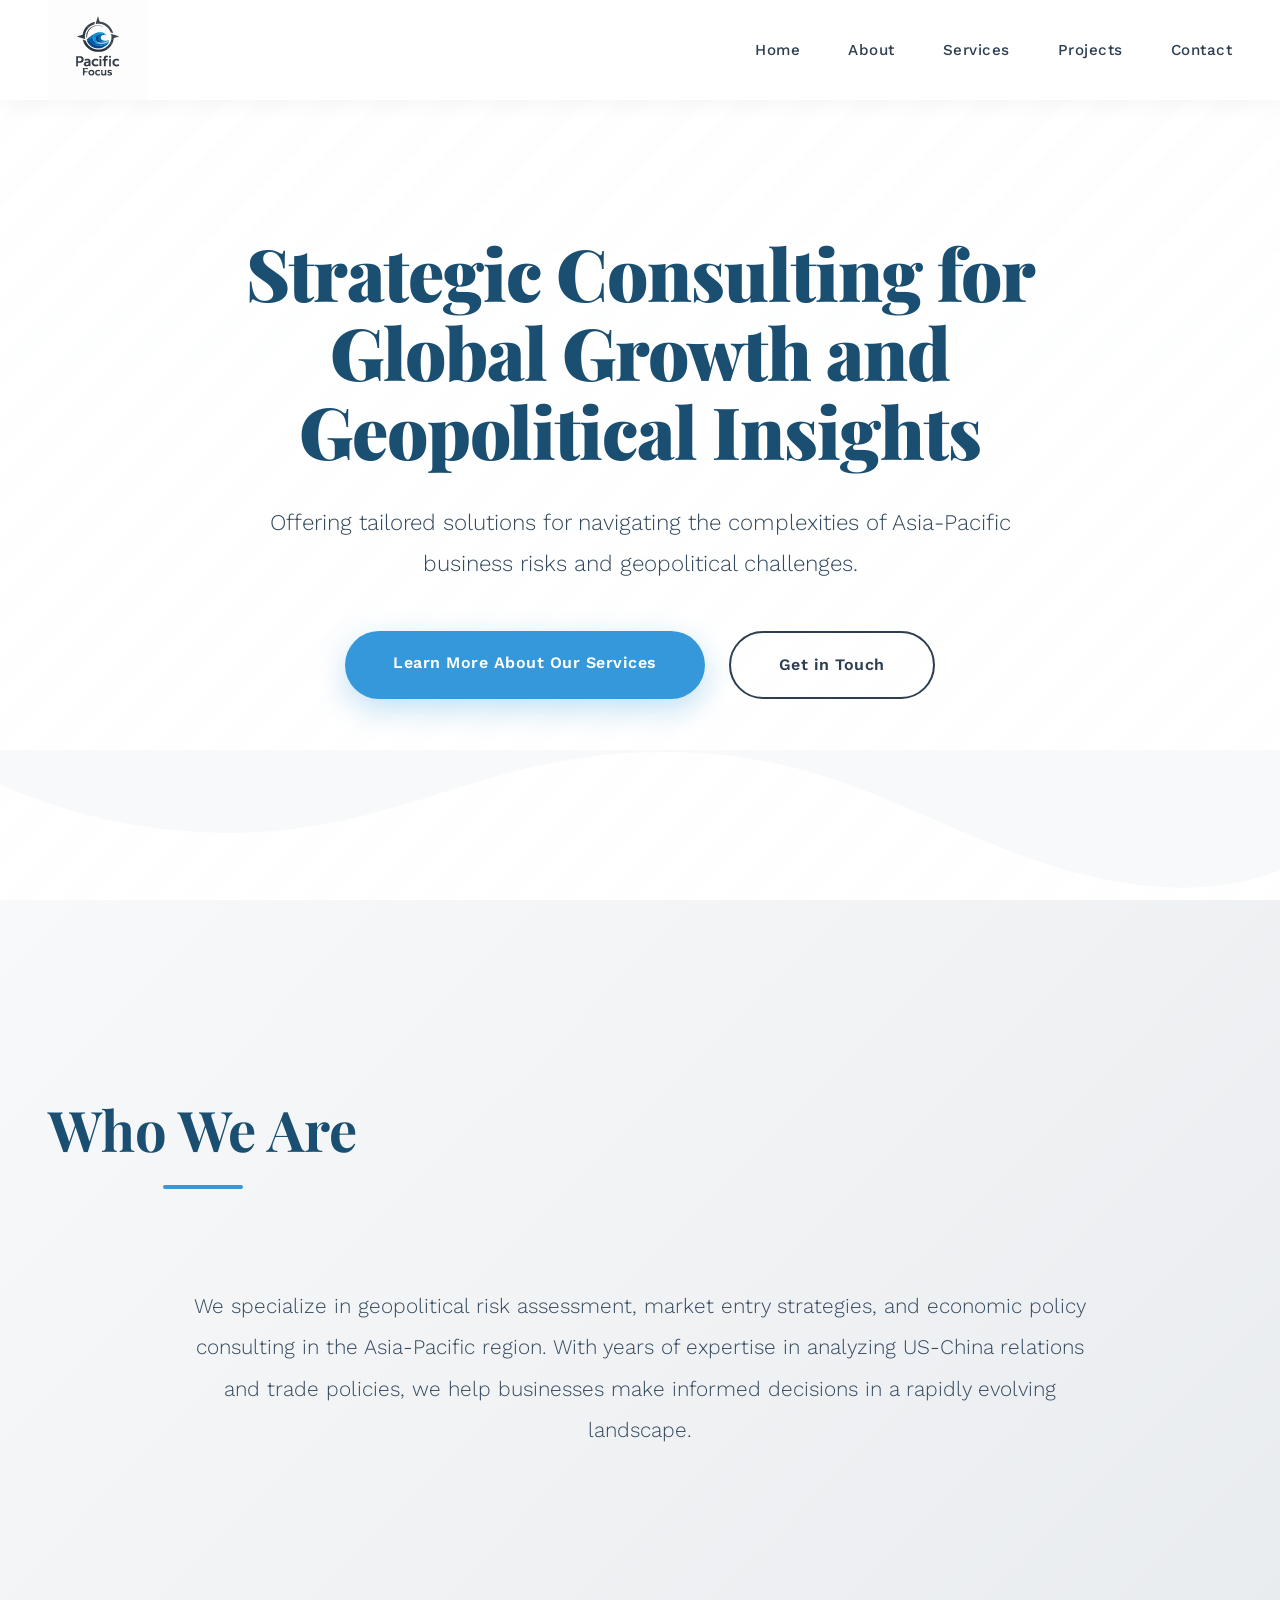
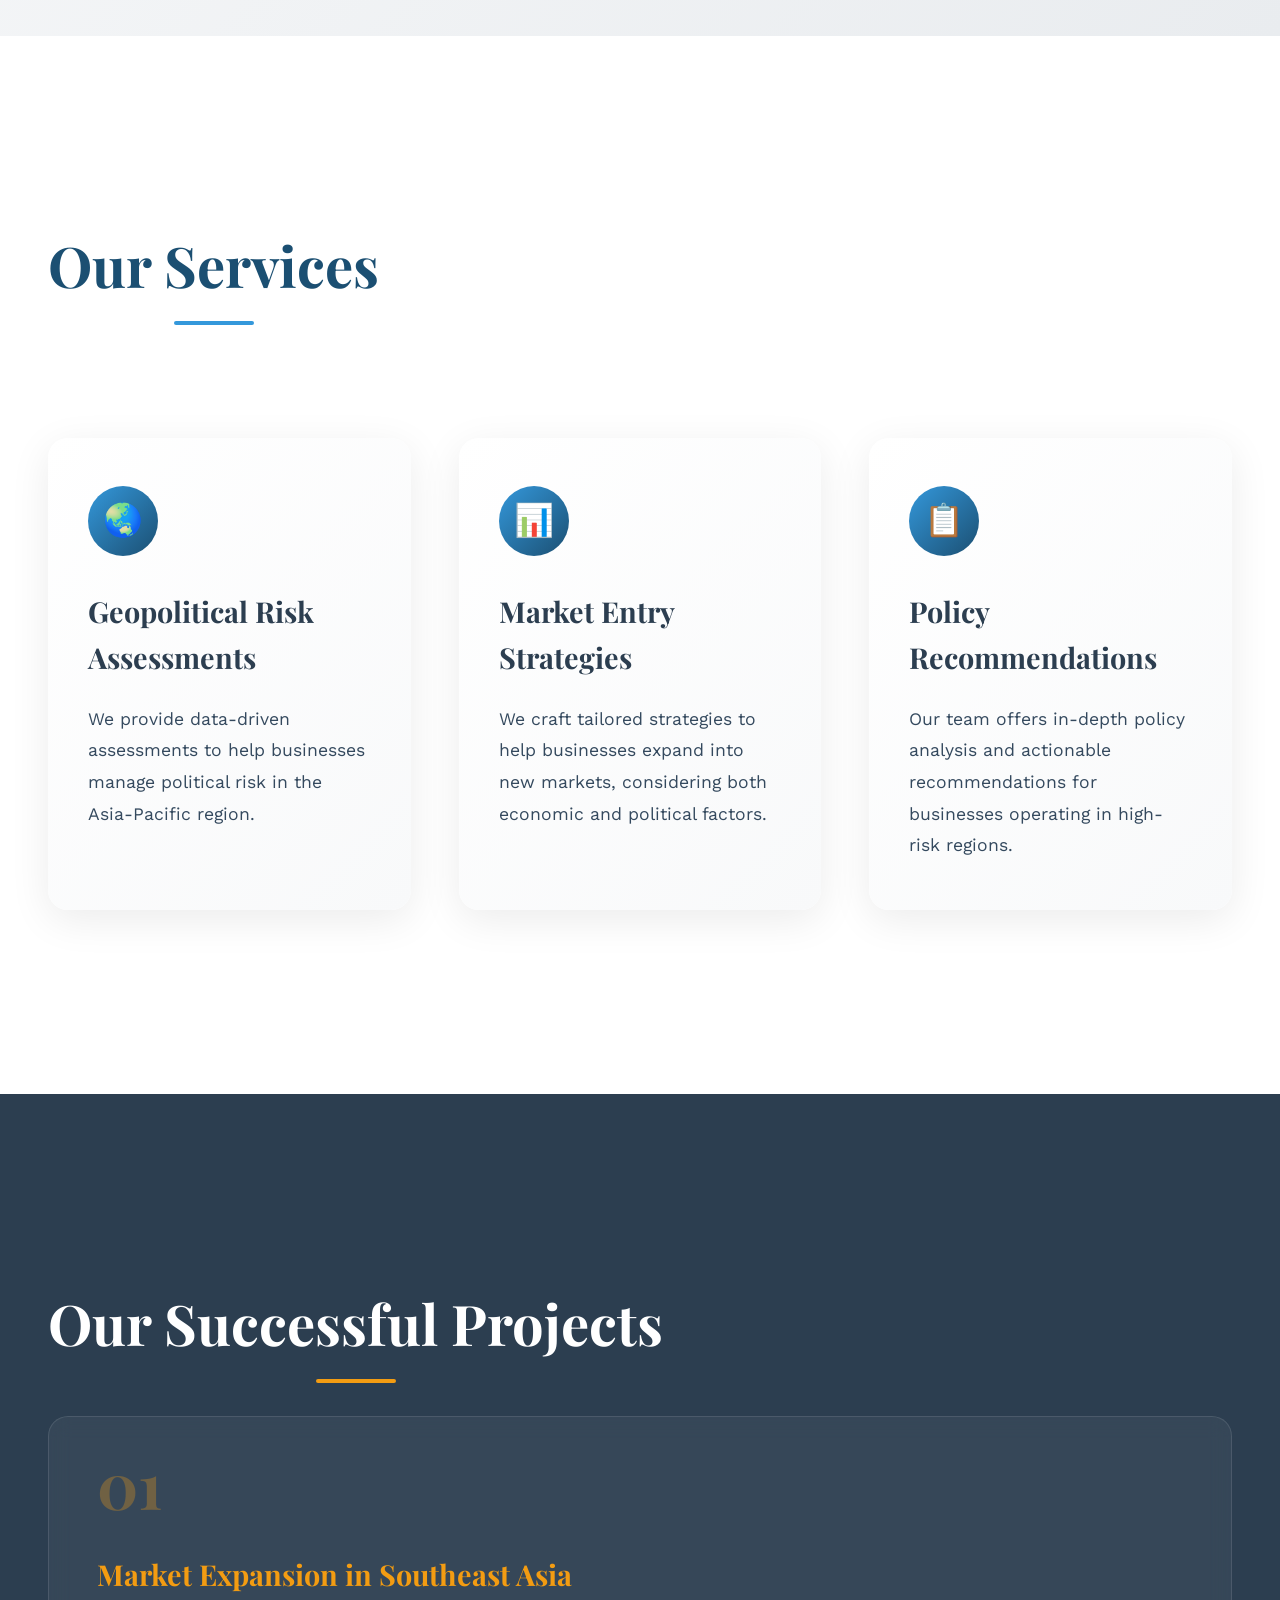
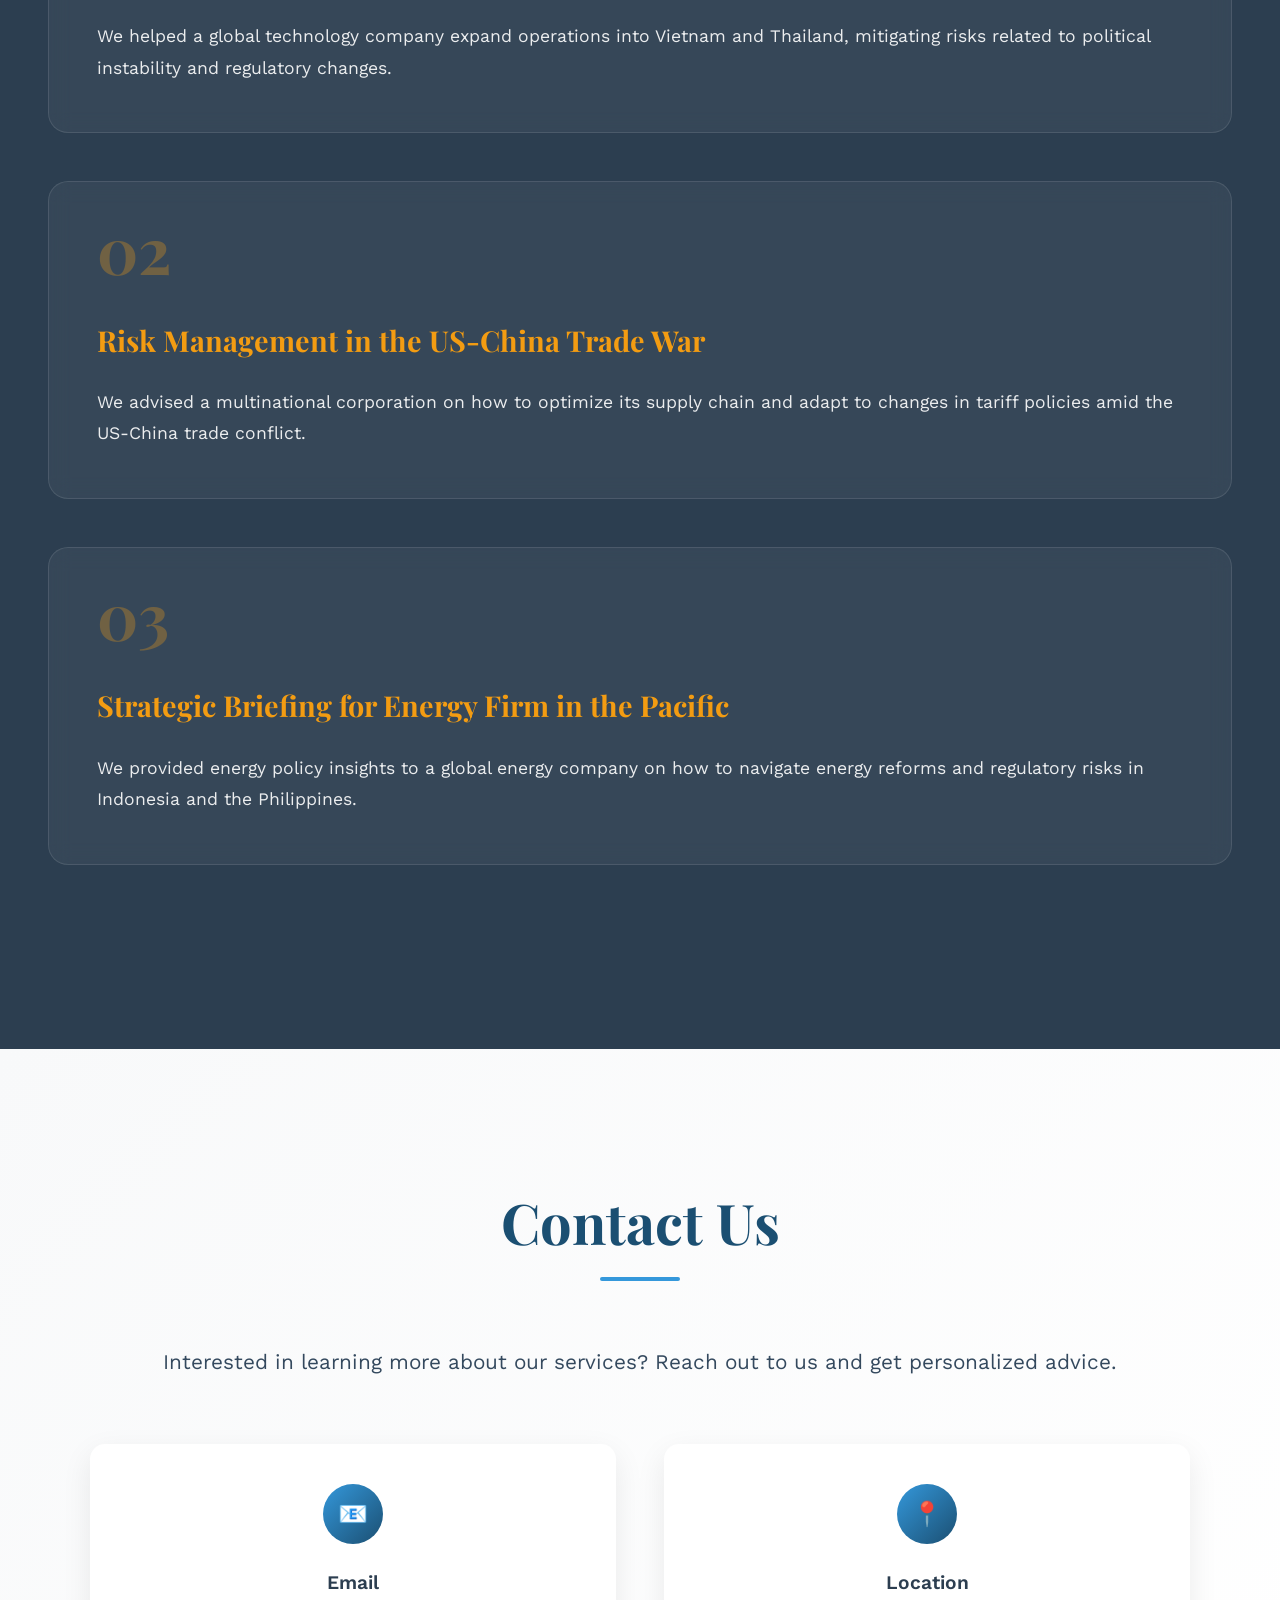
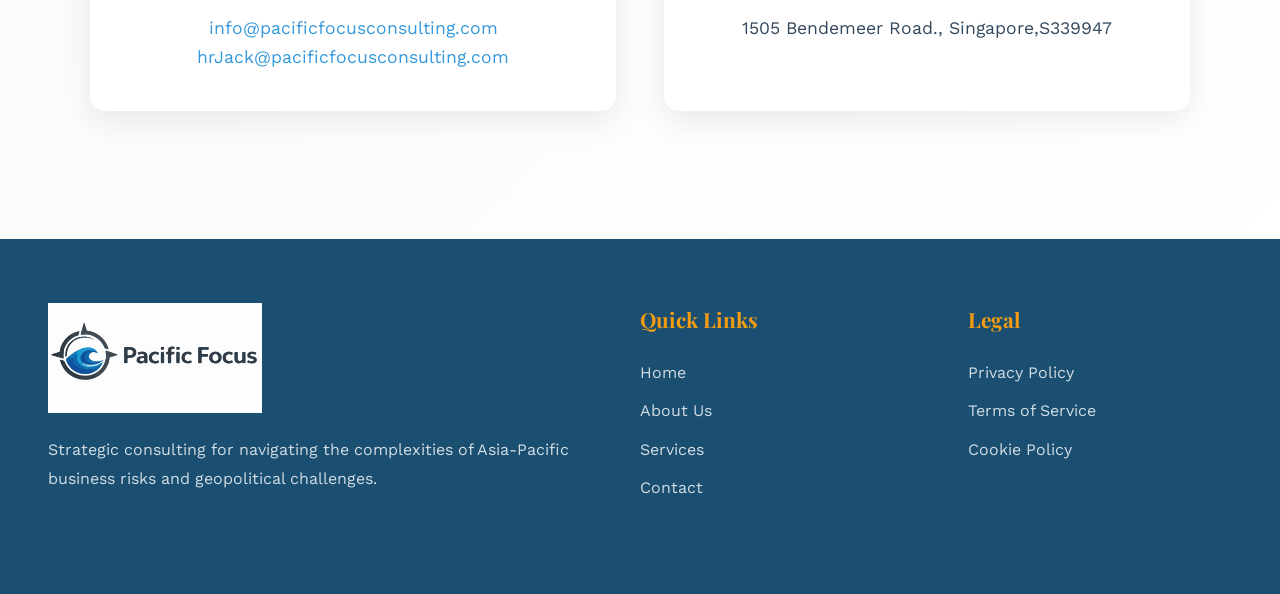
<file: index.html>
<!doctype html>
<html lang="en">
	<head>
		<meta charset="UTF-8" />
		<meta name="viewport" content="width=device-width, initial-scale=1.0" />
		<title>Pacific Focus Consulting - Strategic Geopolitical Consulting</title>
		<link
			href="https://fonts.googleapis.com/css2?family=Playfair+Display:wght@400;600;700;900&family=Work+Sans:wght@300;400;500;600&display=swap"
			rel="stylesheet"
		/>
		<style>
			:root {
				--navy: #2c3e50;
				--ocean-blue: #3498db;
				--deep-ocean: #1b4f72;
				--accent-gold: #f39c12;
				--light-gray: #ecf0f1;
				--white: #ffffff;
				--charcoal: #34495e;
			}

			* {
				margin: 0;
				padding: 0;
				box-sizing: border-box;
			}

			body {
				font-family: "Work Sans", sans-serif;
				color: var(--navy);
				line-height: 1.6;
				overflow-x: hidden;
			}

			/* Striped Background Pattern */
			.striped-bg {
				background: linear-gradient(
					135deg,
					var(--light-gray) 25%,
					transparent 25%,
					transparent 50%,
					var(--light-gray) 50%,
					var(--light-gray) 75%,
					transparent 75%,
					transparent
				);
				background-size: 60px 60px;
				position: relative;
			}

			.striped-bg::before {
				content: "";
				position: absolute;
				top: 0;
				left: 0;
				right: 0;
				bottom: 0;
				background: linear-gradient(180deg, rgba(255, 255, 255, 0.9) 0%, rgba(255, 255, 255, 0.95) 100%);
			}

			/* Navigation */
			nav {
				position: fixed;
				top: 0;
				width: 100%;
				background: rgba(255, 255, 255, 0.98);
				backdrop-filter: blur(10px);
				z-index: 1000;
				box-shadow: 0 2px 20px rgba(0, 0, 0, 0.05);
				transition: all 0.3s ease;
			}

			nav.scrolled {
				box-shadow: 0 4px 30px rgba(0, 0, 0, 0.1);
			}

			.nav-container {
				max-width: 1400px;
				margin: 0 auto;
				padding: 0 3rem;
				display: flex;
				justify-content: space-between;
				align-items: center;
			}

			.logo-container {
				display: flex;
				align-items: center;
				gap: 1rem;
				background-color: #ffffff;
			}

			.logo-container img {
				height: 100px;
				transition: transform 0.3s ease;
			}

			.logo-container:hover img {
				transform: scale(1.05);
			}

			.nav-links {
				display: flex;
				list-style: none;
				gap: 3rem;
			}

			.nav-links a {
				text-decoration: none;
				color: var(--navy);
				font-weight: 500;
				position: relative;
				transition: color 0.3s ease;
				font-size: 0.95rem;
				letter-spacing: 0.5px;
			}

			.nav-links a::after {
				content: "";
				position: absolute;
				bottom: -5px;
				left: 0;
				width: 0;
				height: 2px;
				background: var(--ocean-blue);
				transition: width 0.3s ease;
			}

			.nav-links a:hover {
				color: var(--ocean-blue);
			}

			.nav-links a:hover::after {
				width: 100%;
			}

			/* Hero Section */
			.hero {
				min-height: 100vh;
				display: flex;
				align-items: center;
				justify-content: center;
				position: relative;
				padding: 8rem 3rem 6rem;
				overflow: hidden;
			}

			.hero-content {
				max-width: 1000px;
				text-align: center;
				position: relative;
				z-index: 2;
				animation: fadeInUp 1s ease-out;
			}

			@keyframes fadeInUp {
				from {
					opacity: 0;
					transform: translateY(30px);
				}

				to {
					opacity: 1;
					transform: translateY(0);
				}
			}

			.hero h1 {
				font-family: "Playfair Display", serif;
				font-size: 4.5rem;
				font-weight: 900;
				line-height: 1.1;
				margin-bottom: 2rem;
				color: var(--deep-ocean);
				letter-spacing: -1px;
				animation: fadeInUp 1s ease-out 0.2s backwards;
			}

			.hero .subheading {
				font-size: 1.4rem;
				color: var(--charcoal);
				margin-bottom: 3rem;
				font-weight: 300;
				max-width: 800px;
				margin-left: auto;
				margin-right: auto;
				line-height: 1.8;
				animation: fadeInUp 1s ease-out 0.4s backwards;
			}

			.cta-buttons {
				display: flex;
				gap: 1.5rem;
				justify-content: center;
				animation: fadeInUp 1s ease-out 0.6s backwards;
			}

			.btn {
				padding: 1.2rem 3rem;
				border: none;
				border-radius: 50px;
				font-size: 1rem;
				font-weight: 600;
				cursor: pointer;
				transition: all 0.3s ease;
				text-decoration: none;
				display: inline-block;
				letter-spacing: 0.5px;
			}

			.btn-primary {
				background: var(--ocean-blue);
				color: white;
				box-shadow: 0 10px 30px rgba(52, 152, 219, 0.3);
			}

			.btn-primary:hover {
				background: var(--deep-ocean);
				transform: translateY(-3px);
				box-shadow: 0 15px 40px rgba(52, 152, 219, 0.4);
			}

			.btn-secondary {
				background: transparent;
				color: var(--navy);
				border: 2px solid var(--navy);
			}

			.btn-secondary:hover {
				background: var(--navy);
				color: white;
				transform: translateY(-3px);
			}

			/* Wave Decoration */
			.wave-decoration {
				position: absolute;
				bottom: 0;
				left: 0;
				width: 100%;
				overflow: hidden;
				line-height: 0;
			}

			.wave-decoration svg {
				position: relative;
				display: block;
				width: calc(100% + 1.3px);
				height: 150px;
			}

			/* About Section */
			.about {
				padding: 8rem 3rem;
				background: linear-gradient(135deg, #f8f9fa 0%, #e9ecef 100%);
				position: relative;
			}

			.section-container {
				max-width: 1200px;
				margin: 3.5rem auto;
			}

			.section-title {
				font-family: "Playfair Display", serif;
				font-size: 3.5rem;
				font-weight: 700;
				text-align: center;
				margin-bottom: 3rem;
				color: var(--deep-ocean);
				position: relative;
				display: inline-block;
			}

			.section-title::after {
				content: "";
				position: absolute;
				bottom: -15px;
				left: 50%;
				transform: translateX(-50%);
				width: 80px;
				height: 4px;
				background: var(--ocean-blue);
				border-radius: 2px;
			}

			.about-content {
				font-size: 1.3rem;
				line-height: 2;
				text-align: center;
				max-width: 900px;
				margin: 4rem auto 0;
				color: var(--charcoal);
				font-weight: 300;
			}

			/* Services Section */
			.services {
				padding: 8rem 3rem;
				background: var(--white);
			}

			.services-grid {
				display: grid;
				grid-template-columns: repeat(auto-fit, minmax(350px, 1fr));
				gap: 3rem;
				margin-top: 5rem;
			}

			.service-card {
				background: linear-gradient(135deg, #ffffff 0%, #f8f9fa 100%);
				padding: 3rem 2.5rem;
				border-radius: 20px;
				box-shadow: 0 10px 40px rgba(0, 0, 0, 0.08);
				transition: all 0.4s cubic-bezier(0.4, 0, 0.2, 1);
				position: relative;
				overflow: hidden;
			}

			.service-card::before {
				content: "";
				position: absolute;
				top: 0;
				left: 0;
				width: 100%;
				height: 4px;
				background: linear-gradient(90deg, var(--ocean-blue), var(--accent-gold));
				transform: scaleX(0);
				transform-origin: left;
				transition: transform 0.4s ease;
			}

			.service-card:hover::before {
				transform: scaleX(1);
			}

			.service-card:hover {
				transform: translateY(-10px);
				box-shadow: 0 20px 60px rgba(0, 0, 0, 0.15);
			}

			.service-icon {
				width: 70px;
				height: 70px;
				background: linear-gradient(135deg, var(--ocean-blue), var(--deep-ocean));
				border-radius: 50%;
				display: flex;
				align-items: center;
				justify-content: center;
				margin-bottom: 2rem;
				font-size: 2rem;
				color: white;
				transition: all 0.3s ease;
			}

			.service-card:hover .service-icon {
				transform: rotate(360deg) scale(1.1);
			}

			.service-card h3 {
				font-family: "Playfair Display", serif;
				font-size: 1.8rem;
				margin-bottom: 1.5rem;
				color: var(--navy);
			}

			.service-card p {
				color: var(--charcoal);
				font-size: 1.1rem;
				line-height: 1.8;
			}

			.projects {
				padding: 8rem 3rem;
				background: var(--navy);
				color: white;
			}

			.projects .section-title {
				color: white;
			}

			.projects .section-title::after {
				background: var(--accent-gold);
			}

			.projects-grid {
				display: grid;
				gap: 3rem;
			}

			.project-card {
				background: rgba(255, 255, 255, 0.05);
				backdrop-filter: blur(10px);
				border-radius: 20px;
				padding: 3rem;
				padding-top: 1rem;
				border: 1px solid rgba(255, 255, 255, 0.1);
				transition: all 0.4s ease;
				position: relative;
				overflow: hidden;
			}

			.project-card::before {
				content: "";
				position: absolute;
				top: -2px;
				left: -2px;
				right: -2px;
				bottom: -2px;
				background: linear-gradient(135deg, var(--ocean-blue), var(--accent-gold));
				border-radius: 20px;
				opacity: 0;
				transition: opacity 0.4s ease;
				z-index: -1;
			}

			.project-card:hover::before {
				opacity: 1;
			}

			.project-card:hover {
				transform: translateY(-5px);
				background: rgba(255, 255, 255, 0.08);
			}

			.project-number {
				font-family: "Playfair Display", serif;
				font-size: 4rem;
				font-weight: 700;
				color: var(--accent-gold);
				opacity: 0.3;
				margin-bottom: 1rem;
			}

			.project-card h3 {
				font-family: "Playfair Display", serif;
				font-size: 1.8rem;
				margin-bottom: 1.5rem;
				color: var(--accent-gold);
			}

			.project-card p {
				font-size: 1.1rem;
				line-height: 1.8;
				color: rgba(255, 255, 255, 0.9);
			}

			/* Legal Sections */
			.legal {
				padding: 6rem 3rem;
				background: #fdfdfd;
				display: none;
				/* hidden by default, shown when a legal link is clicked */
			}

			.legal .section-container {
				max-width: 1100px;
			}

			.legal-section {
				margin-bottom: 10rem;
			}

			.legal-section:last-of-type {
				margin-bottom: 0;
			}

			.legal-section h3 {
				font-family: "Playfair Display", serif;
				font-size: 1.8rem;
				margin-bottom: 1.5rem;
				color: var(--deep-ocean);
			}

			.legal-section h4 {
				font-size: 1.1rem;
				font-weight: 600;
				margin-bottom: 0.75rem;
				color: var(--navy);
			}

			.legal-section p,
			.legal-section li {
				font-size: 1rem;
				line-height: 1.8;
				color: var(--charcoal);
			}

			.legal-section ul {
				padding-left: 1.2rem;
				margin-bottom: 1.5rem;
			}

			/* Contact Section */
			.contact {
				padding: 8rem 3rem;
				background: linear-gradient(135deg, #f8f9fa 0%, #ffffff 100%);
			}

			.contact-container {
				max-width: 1100px;
				margin: 0 auto;
			}

			.contact-content {
				text-align: center;
				margin-bottom: 4rem;
			}

			.contact-content p {
				font-size: 1.3rem;
				color: var(--charcoal);
				margin-top: 2rem;
			}

			.contact-info {
				display: grid;
				grid-template-columns: repeat(auto-fit, minmax(310px, 1fr));
				gap: 3rem;
				margin-top: 4rem;
			}

			.contact-item {
				text-align: center;
				padding: 2.5rem 0.5rem;
				background: white;
				border-radius: 15px;
				box-shadow: 0 10px 30px rgba(0, 0, 0, 0.08);
				transition: all 0.3s ease;
			}

			.contact-item:hover {
				transform: translateY(-5px);
				box-shadow: 0 15px 40px rgba(0, 0, 0, 0.12);
			}

			.contact-icon {
				width: 60px;
				height: 60px;
				background: linear-gradient(135deg, var(--ocean-blue), var(--deep-ocean));
				border-radius: 50%;
				display: flex;
				align-items: center;
				justify-content: center;
				margin: 0 auto 1.5rem;
				font-size: 1.5rem;
				color: white;
			}

			.contact-item h4 {
				font-size: 1.2rem;
				margin-bottom: 1rem;
				color: var(--navy);
				font-weight: 600;
			}

			.contact-item a {
				color: var(--ocean-blue);
				text-decoration: none;
				font-size: 1.1rem;
				transition: color 0.3s ease;
			}

			.contact-item a:hover {
				color: var(--deep-ocean);
			}

			.contact-item p {
				color: var(--charcoal);
				font-size: 1.1rem;
				margin: 0;
			}

			/* Footer */
			footer {
				background: var(--deep-ocean);
				color: white;
				padding: 4rem 3rem 2rem;
			}

			.footer-container {
				max-width: 1400px;
				margin: 0 auto;
			}

			.footer-content {
				display: grid;
				grid-template-columns: 2fr 1fr 1fr;
				gap: 4rem;
				margin-bottom: 3rem;
			}

			.footer-logo img {
				height: 100px;
				margin-bottom: 1.5rem;
			}

			.footer-logo p {
				color: rgba(255, 255, 255, 0.8);
				line-height: 1.8;
				font-size: 1rem;
				margin-top: 1rem;
			}

			.footer-links h4 {
				font-family: "Playfair Display", serif;
				font-size: 1.3rem;
				margin-bottom: 1.5rem;
				color: var(--accent-gold);
			}

			.footer-links ul {
				list-style: none;
			}

			.footer-links li {
				margin-bottom: 0.8rem;
			}

			.footer-links a {
				color: rgba(255, 255, 255, 0.8);
				text-decoration: none;
				transition: all 0.3s ease;
				font-size: 1rem;
			}

			.footer-links a:hover {
				color: white;
				padding-left: 5px;
			}

			.social-links {
				display: flex;
				gap: 1.5rem;
				margin-top: 2rem;
			}

			.social-links a {
				width: 45px;
				height: 45px;
				background: rgba(255, 255, 255, 0.1);
				border-radius: 50%;
				display: flex;
				align-items: center;
				justify-content: center;
				color: white;
				text-decoration: none;
				transition: all 0.3s ease;
				font-size: 1.2rem;
			}

			.social-links a:hover {
				background: var(--ocean-blue);
				transform: translateY(-3px);
			}

			/* Responsive */
			@media (max-width: 768px) {
				.nav-links {
					gap: 1.5rem;
					font-size: 0.9rem;
				}

				.hero h1 {
					font-size: 2.5rem;
				}

				.hero .subheading {
					font-size: 1.1rem;
				}

				.cta-buttons {
					flex-direction: column;
					gap: 1rem;
				}

				.section-title {
					font-size: 2.5rem;
				}

				.services-grid,
				.projects-grid {
					grid-template-columns: 1fr;
				}

				.footer-content {
					grid-template-columns: 1fr;
					gap: 2rem;
				}

				.nav-container {
					padding: 1rem 1.5rem;
				}

				.hero,
				.about,
				.services,
				.projects,
				.contact {
					padding: 5rem 1.5rem;
				}
			}

			/* Scroll animations */
			.fade-in {
				opacity: 0;
				transform: translateY(30px);
				transition: all 0.8s ease;
			}

			.fade-in.visible {
				opacity: 1;
				transform: translateY(0);
			}
		</style>
	</head>

	<body>
		<!-- Navigation -->
		<nav id="navbar">
			<div class="nav-container">
				<div class="logo-container">
					<!-- <img src="../static/images/logo.png" alt="Pacific Focus Logo"> -->

					<svg width="100" height="100" viewBox="0 0 1024 1024" xmlns="http://www.w3.org/2000/svg" version="1.1">
						<style>
							path {
								fill-opacity: 1;
								stroke: none;
							}
						</style>
						<!-- White background with some padding around the logo -->
						<rect x="132" y="132" width="760" height="760" rx="80" fill="#ffffff" />
						<path
							d="M 410,390L 409.0088,390.9883L 407.0352,392.8906L 405.0439,394.5664L 403,396L 402,396.7656L 400,398.2656L 399,399L 398,400L 397,401L 396,402L 395,403L 395,407L 396,410L 397,413L 397.668,414.333L 399,417L 400.1133,417.0879L 402.3945,417.3418L 404.7813,417.7539L 406,418L 409,418L 410,418L 411,418L 412,418L 413,418L 415,417L 416,416L 417,415L 418,414L 419,413L 420,412L 421,411L 422,410L 422,407L 421.4844,404.0156L 421,401L 420.5898,399.8555L 419.8613,397.457L 419.3438,394.8203L 419,392L 418,389L 417,388L 416,387L 414,387L 413,387.7656L 411,389.2656Z"
							style="fill: rgb(0, 85, 160)"
						/>
						<path
							d="M 503,444L 501.709,443.4824L 499.1367,442.4102L 497.8545,441.8281L 495.3584,440.6572L 493.0723,439.5322L 491,438.4805L 489,437.4102L 488,436.8281L 487,436.2222L 486,435.5952L 485,434.9476L 484,434.277L 483,433.5794L 481.002,432.1218L 479.0215,430.5274L 477.1094,428.7871L 475.3438,426.9235L 474.5488,425.9532L 473.7764,424.9723L 472.2764,422.9957L 470.8877,421L 469.6455,419L 468.5322,417L 468,416L 467.0825,415.1104L 466.3809,414.1426L 465.3879,411.9946L 465.0483,409.4072L 465,408L 464.5,406.7461L 463.5,404.1582L 462.5,401.4121L 462,400L 460.4326,398.2715L 459.8179,397.249L 459.3217,396.1228L 458.9359,394.9098L 458.368,392.3469L 458.1837,389.5789L 458.3514,386.7379L 458.8447,383.9506L 459.584,381.293L 460,380L 460,379L 457,379L 455,380.334L 454,381L 453,381.7656L 451,383.2656L 450,384L 449,384.7656L 447,386.2656L 446,387L 445,387.7656L 443,389.2656L 442,390L 441,391L 439,392.998L 437,394.9785L 435,396.8906L 433,398.6563L 431,400.2461L 430,401L 429,402L 428.5313,404.4844L 428,407L 428,408L 428.334,409.332L 429,412L 430,415L 430.5176,416.2422L 431.5156,418.793L 432.4297,421.4727L 433.25,424.2305L 434,427L 435.334,429L 436,430L 438,432L 439,433L 440,434L 441,435L 442,436L 444,438L 446,439.6072L 448,441.3008L 450,443.1111L 452,445L 454,446.4844L 456,448L 457,448.5703L 459,449.752L 461,451L 462,451.5703L 464,452.752L 466,454L 468,455L 470,456L 472,457L 474,458L 476,459L 478,460L 479.4121,460.5L 482.1582,461.5L 484.7461,462.5L 486,463L 488.668,463.666L 490,464L 493,464L 493,463L 491.3223,461.4629L 490.5327,460.6343L 489.031,458.8569L 488.4166,457.8206L 487.4727,455.5942L 487.3505,454.3916L 487.4387,453.2349L 487.7253,452.1746L 488.6647,450.3157L 490.2828,449.0439L 492.4636,448.3497L 495,448L 496.4688,447.7344L 499.4688,447.2344L 501,447L 504,446L 504,445Z"
							style="fill: rgb(0, 85, 160)"
						/>
						<path d="M 530,495L 509,495L 509,496L 530,496Z" style="fill: rgb(0, 85, 160)" />
						<path
							d="M 521.5859,404.5391L 521.5894,403.376L 521.9185,401.0166L 522.8032,398.5596L 524,396L 524,393L 523.7617,390.9932L 523.9255,388.9805L 524.7371,386.9727L 526.1606,384.9863L 527,384L 527.7344,383L 529.2344,381L 530,380L 530.4688,379L 531.4688,377L 532,376L 533,373L 533,372L 532.7744,370.5488L 532.5811,369.0879L 532.424,367.6057L 532.1796,364.5964L 532.0573,361.5334L 532.0111,358.4988L 532,357L 530,357L 528,358.334L 527,359L 525,361L 524,362L 523,363L 522,364L 521.2314,365L 519.6509,367L 518,369L 517.334,370L 516,372L 515,374L 514,376L 513,379L 512.334,381.668L 512,383L 512,395L 513,397.4688L 514,400L 515,402L 516,404L 517.334,406L 518,407L 519.334,409L 520,410L 521,411L 522,412L 523,413L 524,413L 524,411L 523.4863,409.9883L 523.002,408.9492L 522.1338,406.8027Z"
							style="fill: rgb(0, 85, 160)"
						/>
						<path
							d="M 580.3359,478.1797L 582.8359,476.6797L 584,476L 585,475.2344L 587,473.7344L 588,473L 589,472L 590,471L 590,466L 589,465L 587.1289,463.7344L 585.4531,462.207L 584.0977,460.2656L 583,458L 579,458L 577.5039,458.498L 574.5313,459.4805L 571.6172,460.4102L 568.7813,461.2461L 566,462L 564.6094,462.4219L 561.8945,463.1758L 559.2852,463.7539L 556.5313,464.2656L 553.5313,464.7656L 552,465L 550.5547,465.2461L 547.6055,465.6582L 544.5508,465.9121L 543,466L 540.3125,466.9023L 537.2734,467.5469L 533.7773,467.8691L 529.957,467.9766L 525.9961,467.998L 522,468L 520,468L 520,469L 523.5947,469.3823L 526.832,470.1055L 529.498,471.2607L 531.5801,472.6924L 533.2432,474.2241L 534,475L 536.4121,475.9229L 538.5938,477.1563L 540.4277,478.8838L 542,481L 542.917,481.7324L 544.5898,483.291L 546,485L 548.0059,486.3291L 549,487L 551.4521,487.5479L 553.7852,488.2148L 556,489L 558,489L 559,488L 559.9128,487.1259L 561.8237,485.6101L 562.8901,485.1208L 565.1391,484.4034L 567.5488,484.1016L 570,484L 572,483L 574,481.7744L 576,480.6128L 578,479.5269L 579,479Z"
							style="fill: rgb(0, 85, 160)"
						/>
						<path
							d="M 528,349L 525,350L 522,351L 522,352L 524,354L 525.6484,354.2891L 528.6328,355.0781L 530.9844,356.2891L 532,357L 534,357L 536.0391,356L 538.1797,355L 540.5078,354L 543,353L 543,352L 542,351L 541,350L 539,349L 536.332,348.334L 535,348L 534,348L 532.5313,348.2656L 529.5313,348.7656Z"
							style="fill: rgb(0, 85, 160)"
						/>
						<path
							d="M 590,433L 592.6475,431.8418L 595.313,430.8418L 598,430L 599.333,429.332L 602,428L 604,427L 606,426L 608,425L 609,424L 609.666,423L 611,421L 611,420L 609,420L 606,421L 604.8594,421.4297L 602.4961,422.248L 600,423L 598.5859,423.4297L 597.1816,423.8389L 594.4297,424.6035L 591.8066,425.2451L 589.2656,425.7656L 586.5078,426.2461L 583.4375,426.6563L 580.2383,426.8926L 577,427L 574.0859,427.4297L 571.1289,427.6641L 568.1973,427.5908L 565.377,427.2354L 564,427L 560.127,426.9346L 556.4375,426.7617L 553.0488,426.3857L 549.9453,425.7734L 547,425L 544,425L 542.668,425.334L 540,426L 540,427L 541.334,429L 542,430L 543,431L 545.4336,431.6504L 547.6074,432.6406L 549.4258,434.1348L 551,436L 566,436L 567.166,435.8418L 569.5,435.6836L 571.834,435.8418L 573,436L 580,436L 581.332,435.666L 584,435L 585.4688,434.4688L 588.4688,433.4688Z"
							style="fill: rgb(0, 85, 160)"
						/>
						<path d="M 555,349L 557,348L 557,347L 551,347L 550,348L 550,350L 553,350Z" style="fill: rgb(0, 85, 160)" />
						<path
							d="M 589,358L 588,357L 587,356.334L 585,355L 584,354.334L 582,353L 577,353L 576,354L 575,356L 575,357L 577.5313,357.9688L 580,359L 582.4521,359.5479L 584.7852,360.2148L 587,361L 590,361L 590,360Z"
							style="fill: rgb(0, 85, 160)"
						/>
						<path
							d="M 619.2168,415.6203L 617.9189,418.0976L 615.8555,419.437L 613.5225,420.7124L 611,422L 610,422.6128L 607.9961,423.8062L 605.9609,424.927L 603.8203,425.9807L 601.4922,426.9968L 599,428L 597.7656,428.5156L 595.2109,429.5234L 592.4453,430.5078L 591,431L 591,432L 592,433L 594.0078,434.4688L 596,436L 599,437L 602,437L 604.1758,436L 606.5078,435L 609,434L 611,433L 613,432L 615,431L 615.8926,430.3223L 617.8262,429.0742L 618.9131,428.5371L 620.0442,428.3096L 622.0126,429.0986L 622.5579,431.2266L 621.6417,433.5156L 620.3467,435.8115L 619,438L 618.4185,439L 617.2173,441L 615.9185,443L 614.5015,445L 612.9949,447L 611.4224,449L 609.7556,451L 608,453L 607.1855,454L 606.3524,455L 605.4966,456L 603.7368,457.998L 601.8847,459.9785L 599.9586,461.8906L 597.9882,463.6563L 595.9978,465.2461L 595,466L 594,466.9121L 593,467.7852L 591,469.4453L 589,470.9434L 587,472.3271L 586,473L 584,474.4521L 582,475.7852L 580,477L 578,478.2256L 576,479.3872L 574,480.4731L 573,481L 571.9648,481.623L 569.8203,482.8281L 567.4922,483.9463L 565,485L 563.9102,485.5L 561.6406,486.498L 559.166,487.4805L 556.5059,488.4102L 553.7598,489.2461L 551,490L 549.9648,490.4824L 548.8926,490.9463L 546.6523,491.8262L 544.1934,492.5967L 541.4785,493.2393L 538.5273,493.7637L 537,494L 535.6367,494.248L 532.8594,494.6777L 530,495L 528.4922,495.2461L 525.3125,495.6563L 521.7813,495.8906L 517.9609,495.9766L 514.0391,495.9766L 510.2188,495.8906L 508.4531,495.7734L 505.1113,495.4443L 502.1133,494.9434L 499.3457,494.3271L 498,494L 494.9805,493.5098L 492.0898,492.9551L 489.3438,492.3281L 488,492L 485.0957,491.4521L 482.4297,490.7852L 481.2148,490.3926L 478.5,489.5L 477,489L 474,488L 472.5547,487.5078L 469.8008,486.5273L 468.5625,486.0313L 466.207,485.0273L 464.0508,484.0117L 462,483L 460.7744,482.498L 458.3877,481.4805L 456.146,480.4102L 454.0381,479.2461L 452,478L 451,477.4297L 450,476.8389L 449,476.228L 448,475.5996L 446,474.3096L 444,472.949L 443,472.2281L 441,470.7512L 439,469.2072L 437,467.5779L 435,465.8334L 433,464L 432,463.1855L 430.002,461.5193L 428.0215,459.7621L 426.1094,457.9038L 424.3438,455.9693L 422.7539,453.9938L 422,453L 421.0879,452L 419.3418,450L 417.7539,448L 417,447L 416.2344,446L 414.7344,444L 414,443L 413.2363,442L 411.7607,440L 410.4023,438L 409.1631,436L 408,434L 407.3872,433L 406.1938,431L 405.073,428.9961L 404.0193,426.9609L 403.0032,424.8203L 402.0002,422.4922L 401.5001,421.2461L 400.5703,418.8594L 399.752,416.4961L 399,414L 398.4365,412.6155L 397.9438,411.235L 397.1708,408.5034L 396.9392,405.889L 397.4041,403.5186L 398.5352,401.4919L 400.1251,399.7862L 401,399L 402,398.0879L 404,396.3418L 406,394.7539L 407,394L 409,392.3223L 411,390.752L 412,390L 413,389.2344L 415,387.7344L 416,387L 418,385.3223L 420,383.752L 421,383L 423,381.4902L 425,380.0449L 427,378.6719L 428,378L 429,377.2344L 431,375.7344L 432,375L 434,373.4902L 436,372.0449L 438,370.6719L 439,370L 440,369.1719L 442,367.6025L 444,366.2256L 446,365L 446.999,364.332L 449,363L 451,361.6753L 453,360.3848L 455,359.1616L 457,358L 459.332,356.334L 461.6553,354.8438L 463.9038,353.5801L 465,353L 467.4844,351.4688L 470,350L 472.0039,348.5811L 474.0391,347.2668L 476.1797,346.0923L 478.5078,345.0222L 481,344L 483,343L 485.1758,341.8618L 487.5078,340.8613L 490,340L 492.4688,338.9688L 495,338L 497.7705,336.7559L 500.582,335.6094L 501.9988,335.1094L 504.8201,334.1846L 507.6262,333.4043L 510.4827,332.7607L 513.4688,332.2363L 515,332L 516.3633,331.752L 519.1406,331.3223L 522,331L 523.3506,330.6753L 526.1182,330.063L 529.0732,329.5796L 532.2354,329.3364L 535.4434,329.4092L 538.5137,329.7646L 540,330L 543.3555,330.3223L 546.4961,330.752L 549.5215,331.2744L 552.4785,331.8877L 555.2285,332.6455L 557.7715,333.5322L 559,334L 560.4673,334.5L 563.3481,335.502L 566.0732,336.5195L 567.3235,337.0547L 569.7117,338.1719L 570.8092,338.7778L 571.8762,339.4048L 573.966,340.7L 574.9799,341.3936L 576.9966,342.8429L 578.9997,344.4335L 581,346.1786L 583,348.0444L 583.8828,348.8894L 585.5371,350.5117L 587.1055,352.1719L 587.9023,353.0996L 589.4668,355.0137L 590.2056,356.0088L 590.8206,357.0085L 591.0499,358.15L 590.1638,359.9218L 588.03,360.2532L 586.0059,359.4772L 585,359L 583.752,358.6777L 581.3223,357.9258L 579,357L 569,357L 567.5313,357.2656L 564.5313,357.7656L 563,358L 561.7656,358.2656L 559.2656,358.7656L 558,359L 555,360L 553,361L 551,362.334L 550,363L 549,364L 548,365L 547,366L 546,367L 545,368L 544,369L 543.334,370L 542,372L 541,374L 540,376L 539.6777,378.8594L 539.248,381.6367L 539,383L 539,389L 539.334,390.332L 540,393L 541,396L 542,399L 543,401L 544,402L 545,403L 546,404L 547,405L 548,406L 549,407L 551,408.4844L 553,410L 554.334,410.666L 557,412L 558.2656,412.5L 560.7656,413.5L 562,414L 564.5313,414.9688L 567,416L 568.5313,416.2344L 571.5313,416.7344L 573,417L 607,417L 608.1445,416.5898L 610.543,415.8613L 613.1797,415.3438L 616,415L 618.6758,414.61ZM 714.6592,371.2017L 716.2509,371.465L 717.6784,371.8387L 718.8481,372.5985L 719.5043,373.9643L 719.3413,374.9591L 718.0326,376.4828L 715.5294,377.4355L 712.7773,378.248L 710,379L 708.5859,379.4297L 707.1816,379.8389L 704.4023,380.6172L 701.6816,381.3271L 700.3408,381.6636L 697.668,382.334L 695,383L 693.5859,383.4297L 690.7773,384.248L 688,385L 686.5859,385.4297L 685.1816,385.8389L 682.4023,386.6172L 679.6816,387.3271L 677,388L 674,389L 672,390L 671.6777,392.8594L 671.248,395.6367L 671,397L 670.6777,399.8594L 670.248,402.6367L 669.7656,405.2656L 669.2656,407.7656L 669,409L 668.7256,410.541L 668.4189,412.0645L 667.7332,415.0806L 666.9077,418.0537L 665.9778,421.021L 665,424L 664.2256,426.7734L 663.3867,429.5273L 662.4673,432.2021L 661.4946,434.7549L 661,436L 660.4824,437.4102L 659.4102,440.1387L 658.2461,442.6563L 657,445L 656.4824,446.2256L 655.9463,447.4192L 654.8281,449.7344L 653.6162,451.9102L 652.3271,453.98L 651,456L 650.4297,457L 649.248,459L 648,461L 646.7852,463L 645.4521,465L 644.7261,466L 643.9958,467L 642.5156,469L 641.7578,470L 640.2314,472L 638.6509,474L 637,476L 636.1855,477L 635.3524,478L 634.4966,479L 633.6167,480L 632.7137,481L 631.79,482L 630.8484,483L 629.8922,484L 628.9245,485L 627.9478,486L 625.9808,487.998L 623.9941,489.9785L 621.9985,491.8906L 619.9997,493.6563L 618,495.2461L 617,496L 615,497.6777L 613,499.248L 612,500L 610,501.5098L 609,502.2324L 608,502.9365L 606,504.3105L 604,505.6138L 602,506.8384L 600,508L 599,508.624L 597,509.8389L 595,511L 594,511.6128L 591.9961,512.8062L 589.9609,513.927L 587.8203,514.9807L 585.4922,515.9968L 583,517L 580.8438,518.0313L 578.5078,519.0391L 577.2539,519.5195L 574.8594,520.4297L 572.4961,521.248L 570,522L 567,523L 564,524L 562.8594,524.4297L 561.6777,524.8389L 559.2344,525.6172L 557.9443,525.9722L 555.3564,526.6509L 552.7949,527.2529L 550.2656,527.7656L 549,528L 547.582,528.4102L 544.7461,529.1387L 541.8906,529.6563L 539,530L 537.4961,530.248L 534.3555,530.6777L 531,531L 529.4922,531.2461L 527.9023,531.4512L 524.5508,531.7715L 520.9121,531.9131L 517.1953,531.8789L 513.6855,531.6553L 510.5078,531.2461L 509,531L 505.2148,530.8926L 501.6875,530.6563L 498.5078,530.2461L 497,530L 495.3223,529.8389L 492.0879,529.4561L 489.1113,528.9443L 486.3457,528.3271L 485,528L 483.4688,527.7637L 480.4824,527.2393L 477.625,526.5977L 474.8184,525.8369L 472,525L 470.7109,524.7461L 468.1563,524.1563L 465.6563,523.3906L 463.2109,522.4805L 462,522L 460.752,521.6777L 458.3223,520.9258L 456,520L 453.4688,519.0313L 451,518L 449.709,517.4824L 447.1367,516.4102L 445.8545,515.8281L 443.3584,514.6553L 441.0723,513.5146L 439,512.4102L 437,511.2461L 435,510L 434,509.4824L 432,508.4102L 431,507.8281L 429,506.6162L 427,505.3271L 425,504L 423,502.7852L 421,501.4521L 420,500.7261L 419,499.9958L 417,498.5156L 415,496.9958L 413,495.4224L 411,493.7556L 409,492L 408,491.1855L 407,490.3524L 406,489.4966L 405,488.6167L 404,487.7137L 403,486.79L 402,485.8484L 401,484.8922L 399.002,482.9567L 397.0215,480.9854L 395.1094,478.9959L 393.3438,476.9991L 391.7539,474.9999L 391,474L 390.0879,473L 388.3418,471L 386.7539,469L 386,468L 384.4902,466L 383.0449,464L 382.3584,463L 381.002,461L 379.666,459L 379,458L 378.3376,457L 377.0305,455L 376.4048,454L 375.1963,452L 374.6347,451L 373.5462,449L 372.5112,447L 371.5016,445L 371,444L 370.377,442.9648L 369.1719,440.8203L 368.0537,438.4922L 367,436L 365.8418,433.3525L 364.8418,430.687L 364,428L 363.5703,426.8594L 362.752,424.4961L 362,422L 361,419.5313L 360.0381,417.0762L 359.6245,415.8994L 359.2976,414.7432L 359.1533,413.5903L 359.3458,411.4143L 360.5343,409.8225L 362.5111,409.2759L 364.8181,409.6489L 366,410L 367.2891,410.2539L 369.8438,410.8438L 372.3438,411.6094L 374.7891,412.5195L 376,413L 377.3701,413.4961L 379.9258,414.542L 380.9805,415.1567L 382.8579,416.5513L 384.3618,418.335L 385.665,420.5713L 386.8662,423.187L 388,426L 388.668,427.333L 390,430L 390.668,431.333L 392,434L 393,436L 394,438L 395.3247,440L 396.6152,442L 397.8384,444L 399,446L 400.334,448L 401,449L 401.7656,450L 403.2656,452L 404,453L 405.6777,455L 407.248,457L 408,458L 409.8926,460L 411.6563,462L 413.2461,464L 414,465L 415,466L 416,467L 417,468L 418,469L 419,469.8036L 421,471.4545L 423,473.2096L 425,475.0726L 427,477L 428,477.7686L 430,479.3491L 432,481L 434,482.4844L 436,484L 437,484.5703L 439,485.752L 441,487L 442,487.5703L 444,488.752L 446,490L 448,491L 450,492L 452,493L 453.334,493.666L 456,495L 458,496L 460.4521,497L 462.7852,498L 465,499L 466.2656,499.5L 468.7656,500.5L 470,501L 473,502L 476,503L 477.2656,503.2344L 479.7656,503.7344L 481,504L 484.0195,504.4902L 486.9102,505.0449L 489.6563,505.6719L 491,506L 492.5313,506.2344L 495.5313,506.7344L 497,507L 538,507L 539.4688,506.7344L 542.4688,506.2344L 544,506L 545.2344,505.7344L 547.7344,505.2344L 549,505L 550.332,504.666L 553,504L 554.1406,503.5703L 555.3223,503.1611L 557.7656,502.3828L 560.3457,501.6729L 563,501L 565.1758,500L 567.5078,499L 570,498L 571.333,497.332L 574,496L 576,495L 578,494L 580,493L 582,492L 584,491L 586,490L 587,489.376L 589,488.1611L 591,487L 593,485.666L 594,485L 595,484.2344L 597,482.7344L 598,482L 599,481.2344L 601,479.7344L 602,479L 604,477.4072L 606,476.0098L 608,474.8994L 610,474L 611,473L 611.8036,471.8036L 613.4545,469.4545L 615.2096,467.2096L 617.0726,465.0726L 619,463L 620.5776,461L 622.2444,459L 624,457L 624.7739,456.0879L 626.3813,454.3418L 628.1074,452.7539L 629,452L 630.332,449.999L 631,449L 632.1514,446.1826L 632.7319,444.8569L 633.3032,443.6001L 634.4209,441.2158L 635.4988,439.0496L 636.5874,437.0054L 637.1707,436.0027L 638.3975,433.9844L 639.7549,431.9531L 641.2344,429.9688L 642,429L 643,427L 643.1406,425.5703L 643.5059,422.752L 644.0332,420.0137L 644.6748,417.3184L 645.3828,414.5977L 646.1611,411.8184L 647,409L 647.666,406.332L 648,405L 648.666,402.332L 649,401L 649,360L 648.7559,358.543L 648.5696,357.1272L 648.4072,354.4482L 648.6283,353.3348L 649.3964,352.0295L 650.3225,351.226L 652.4712,350.3245L 653.7911,350.3931L 656.5629,350.7885L 658.0352,351.1776L 661.0038,352.0382L 662.5019,352.5217L 665.5,353.5028L 667,354.0015L 670,355.0001L 671.5,355.5L 674.5,356.5L 676,357L 679,358L 682,359L 685,360L 688,361L 691,362L 692.3428,362.3872L 694.9785,363.1938L 697.4771,364.073L 699.8008,365.019L 702,366L 704.752,366.7959L 707.418,367.7227L 709.8584,368.8765L 712.001,370.2593L 713,371ZM 512.3197,175.8751L 514.3711,178.1873L 515.248,180.5039L 516,183L 516.4297,184.4141L 516.8389,185.8184L 517.6172,188.5977L 517.9722,189.958L 518.6509,192.6299L 519.2529,195.2051L 519.7656,197.7344L 520,199L 520.4805,200.2109L 521.3906,202.6563L 522.1563,205.1563L 522.7461,207.7109L 523,209L 523.4824,210.2266L 524.4102,212.7266L 525.2461,215.3262L 526,218L 527,221L 528.2656,221.2344L 530.7656,221.7344L 532,222L 533.6777,222.1611L 536.9121,222.5439L 539.8887,223.0557L 541.2715,223.3643L 543.9951,224.0024L 546.668,224.666L 548,225L 549.3408,225.3364L 552.043,226.0283L 553.4224,226.4031L 556.2192,227.1956L 557.6553,227.6343L 560.5576,228.5461L 563.4951,229.5112L 566.3936,230.5017L 569.1565,231.5001L 571.7461,232.5L 573,233L 574.4102,233.5176L 577.1387,234.5898L 579.6563,235.7539L 582,237L 584.0371,238.0195L 586.2061,239.1182L 588.5156,240.3398L 590.8115,241.6533L 593,243L 594,243.5703L 595,244.1611L 597,245.3828L 599,246.6729L 600,247.3364L 602,248.666L 603,249.3342L 605,250.6836L 607,252.0852L 609,253.5952L 611,255.2461L 613,257L 615,258.6072L 617,260.3017L 619,262.1175L 621,264.0278L 622,265L 623.8926,266.5808L 625.6563,268.2634L 627.2461,270.0698L 628,271L 629.8926,273L 631.6563,275L 633.2461,277L 634,278L 635.6777,280L 637.248,282L 638,283L 639.5098,285L 640.9551,287L 641.6416,288L 642.998,290L 644.334,292L 645,293L 645.6699,294.0049L 647.0146,296.0449L 648.3623,298.1934L 649.0278,299.3574L 650.3096,301.6948L 650.8862,302.8145L 651.9814,304.967L 653,307L 653.6128,308.0039L 654.8062,310.0391L 655.927,312.1797L 656.981,314.5078L 658,317L 658.623,318.3872L 659.8281,321.1938L 660.3867,322.6334L 661.4653,325.5422L 661.968,327.0092L 662.8894,329.9059L 663.1736,331.263L 663.178,332.5831L 662.8755,333.7351L 661.7055,335.5183L 660.6449,335.8367L 658.2427,335.9782L 656.8428,335.6816L 655.405,335.3079L 653.9442,334.8833L 651.0051,333.9555L 649.5542,333.4111L 646.7557,332.2038L 644.2505,330.6913L 642.1616,328.7734L 640.4966,326.4463L 639.1597,323.8057L 638,321L 637,319L 636,317L 635,315L 634,313L 633.376,312L 632.1611,310L 631,308L 630.376,307L 629.1611,305L 628,303L 626.666,301L 626,300L 625.2344,299L 623.7344,297L 623,296L 621.3223,294L 619.752,292L 619,291L 618.0879,290L 616.3418,288L 614.7539,286L 614,285L 613,284L 612,283L 611,282L 610,281L 609,280L 608,279.1964L 606,277.5455L 604,275.7904L 602,273.9274L 600,272L 599,271.2314L 597,269.6509L 595,268L 594,267.334L 592,266L 591,265.334L 589,264L 588,263.4297L 586,262.248L 584,261L 583,260.4297L 581,259.248L 579,258L 577,257L 575,256L 573,255L 571,254L 569.5898,253.4824L 566.8613,252.4102L 564.3438,251.2461L 562,250L 559.2051,249.2256L 556.3643,248.3872L 553.4639,247.4731L 552,247L 550.6113,246.624L 547.8184,245.8389L 545,245L 543.7344,244.7656L 541.2344,244.2656L 540,244L 537.1406,243.6777L 534.3633,243.248L 533,243L 506,243L 504.4961,243.248L 501.3555,243.6777L 499.6777,243.8389L 496.6895,244.082L 495.4482,244.0181L 493.2192,243.5225L 491.6919,242.2407L 491.1006,240.2246L 491.3296,237.7227L 491.6648,236.3613L 492.0209,234.9854L 492.7744,232.2051L 493.6128,229.3643L 494.5269,226.4639L 495,225L 495.3364,223.6592L 496.0283,220.959L 496.7778,218.2197L 497.6133,215.4727L 498.5327,212.7979L 499.5054,210.2451L 500,209L 500.2676,207.7051L 500.8711,205.0742L 501.6289,202.332L 502.5254,199.4629L 503,198L 503.376,196.6113L 504.1611,193.8184L 505,191L 505.7744,188.2051L 506.6128,185.3643L 507.5269,182.4639L 508,181L 508.3619,179.6726L 508.8023,178.3998L 509.4,177.2955L 510.3595,176.4842ZM 400.7686,266.9297L 401.5676,265.8997L 402.4044,264.8981L 404.1539,262.9269L 406.0377,260.994L 408.0044,259.1052L 410,257.3438L 412,255.7539L 413,255L 415,253.4902L 417,252.0449L 418,251.3584L 419,250.6802L 420,250.0076L 422,248.6758L 424,247.3848L 426,246.1616L 428,245L 429,244.376L 431,243.1611L 433,242L 435.0205,240.7603L 437.1377,239.5342L 439.4316,238.3169L 441.8848,237.1362L 444.4229,236.0352L 447,235L 448.2344,234.4844L 450.7891,233.4766L 453.5547,232.4922L 455,232L 456.2744,231.5L 458.8838,230.502L 461.6147,229.5195L 464.4214,228.5898L 465.8232,228.1719L 468.5991,227.3838L 469.9589,227.0283L 471.2988,226.6951L 472.6101,226.4248L 475.114,226.1298L 477.2006,226.837L 477.7917,227.8461L 478.4114,230.1613L 478.2681,231.4988L 477.7511,234.2381L 477.3367,235.6655L 476.4515,238.5603L 475.9702,240.0385L 474.9974,242.9707L 473.9854,245.7203L 472.7988,248.0021L 471.2051,249.6152L 469.1387,250.6211L 468,251L 466.9648,251.4824L 464.8203,252.4102L 462.4922,253.2461L 460,254L 458.624,254.6367L 455.8389,255.8594L 453,257L 451,258L 449,259L 447,260L 444.8115,261.3594L 442.4785,262.6934L 440,264L 438,265.334L 437,266L 435,267.334L 434,268L 432,269.334L 431,270L 430,270.7656L 428,272.2656L 427,273L 425,274.6777L 423,276.248L 422,277L 421,277.9805L 419,279.8906L 417,281.6563L 415,283.2461L 414,284L 413,285L 411.3928,287L 409.6992,289L 407.8889,291L 406,293L 404.5156,295L 403,297L 401.5156,299L 400,301L 399.334,302L 398,304L 397.334,305L 396,307L 395.4297,308L 394.248,310L 393,312L 392.4121,313.2461L 391.1582,315.6582L 389.7461,317.9121L 389,319L 388.4297,320.4297L 387.248,323.248L 386,326L 385.3047,328.4561L 384.4707,330.7832L 383.5049,332.9512L 383,334L 382.7656,335.2656L 382.2656,337.7656L 382,339L 381.7656,340.2656L 381.2656,342.7656L 381,344L 380.7656,345.2656L 380.2656,347.7656L 380,349L 379.7656,350.5313L 379.2656,353.5313L 379,355L 378.9121,356.8242L 378.6582,360.3164L 378.2461,363.4922L 378,365L 378,375L 378.2461,376.5078L 378.6563,379.6875L 378.8906,383.2188L 378.9346,385.1309L 378.9546,387.0479L 378.9282,388.9019L 378.7021,392.3374L 377.97,394.9727L 376.5308,396.4517L 374.4946,396.791L 372.1826,396.3525L 371,396L 368.3184,395.3271L 365.5977,394.6172L 362.8184,393.8389L 360,393L 357.2051,392.2256L 354.3643,391.3872L 351.4639,390.4731L 350,390L 347.3125,389.2256L 344.708,388.3872L 342.2178,387.4731L 341,387L 339.7109,386.7461L 337.1563,386.1563L 334.6563,385.3906L 332.2109,384.4805L 331,384L 329.5488,383.7256L 326.7754,383.1123L 324.291,382.3545L 322.0645,381.4678L 321,381L 318.5479,380.4521L 316.2148,379.7852L 314,379L 312.7026,378.7095L 311.4077,378.3784L 310.1435,377.983L 307.7827,377.0235L 306.9131,376.2512L 306.3846,375.3618L 306.4522,374.2689L 307.3626,372.2059L 309.3185,370.661L 311.6599,369.6354L 314.155,368.8463L 316.7109,368.2539L 318,368L 321,367L 322.25,366.502L 324.8125,365.5195L 327.4922,364.5898L 330.2402,363.7539L 333,363L 336,362L 339,361L 340.1758,360.5879L 342.6836,359.8418L 345.5078,359.2539L 347,359L 350,358L 352.4688,357L 355,356L 356,355L 356.666,352.332L 357,351L 357.1719,349.5547L 357.6025,346.6816L 358.2256,343.8359L 359,341L 359.2363,339.4688L 359.4985,337.9756L 360.082,335.0527L 360.7886,332.2119L 361.2012,330.7881L 362.0647,327.9341L 362.9866,325.1313L 363.9631,322.4888L 365,320L 365.5,318.7344L 366.5,316.2344L 367,315L 367.5,313.6133L 368.502,310.9204L 369.5195,308.4263L 370.0547,307.2893L 371.1719,305.0957L 372.3838,303.0227L 373.6729,301.0034L 375,299L 375.5703,298L 376.1611,297L 377.3828,295L 378.6729,293L 380,291L 381.2148,289L 381.8813,288L 383.2754,286L 384.77,284L 386.3491,282L 388,280L 389.5776,278L 391.2444,276L 392.1222,275L 393.7904,273.1074L 395.4221,271.4512L 397.1666,270.0977L 399,269L 400,268ZM 713,619L 710,618L 694,618L 692,619L 690,620L 688,621.334L 687,622L 686,623L 685,624L 684,625L 682.5156,627L 681,629L 680.334,631.668L 680,633L 680,648L 681,651L 682,653L 683,655L 684,656L 685,657L 686,658L 687,659L 688,660L 690,661L 691.334,661.666L 694,663L 710,663L 713,662L 714,661.5L 715.0039,661.0022L 716.0239,660.5352L 718.103,659.7574L 719.1575,659.619L 721.1982,659.7319L 723.0203,660.6214L 723.7821,661.384L 724.4825,662.2329L 725.1249,663.139L 725.6947,664.0955L 726.1629,665.0984L 726.8295,667.1674L 726.8394,668.2148L 726.4796,670.2102L 725.9474,671.0695L 724.6183,672.6206L 723.7381,673.2527L 721.831,674.4281L 719.6547,675.4664L 717.2506,676.4083L 715.9612,676.8271L 713.3681,677.6025L 710.7979,678.2451L 708.2539,678.7637L 705.6563,679.1563L 703,679.3164L 700.332,679.1582L 699,679L 695.9453,678.7734L 693.0469,678.3867L 690.4141,677.7734L 688,677L 685.5439,676.3047L 684.3804,675.8867L 683.2583,675.4321L 681.0837,674.4583L 679.0173,673.3516L 677.0017,672.0803L 675,670.6123L 673.0703,669.0381L 672.1963,668.2505L 671.3613,667.4419L 669.7432,665.7539L 668.2012,663.8884L 666.7212,661.7979L 665.3379,659.502L 664.1016,657.1084L 663.0859,654.7012L 662.7041,653.4746L 662.3623,652.2446L 661.7446,649.7729L 661.4895,648.5193L 661.2506,647.285L 660.8477,644.8594L 660.6836,642.5L 660.8418,640.166L 661,639L 661.3242,635.6484L 661.7803,632.5605L 662.0923,631.1846L 662.4407,629.8696L 663.21,627.3232L 664.134,624.8872L 665.2422,622.5059L 665.8951,621.3611L 666.5869,620.2495L 668.0363,618.0878L 669.6083,616.0403L 670.4547,615.0758L 672.2096,613.2275L 674.0764,611.5557L 675.0485,610.8062L 677.0161,609.3701L 679.0411,608.0513L 681.1799,606.8672L 683.5078,605.8613L 686,605L 687.1406,604.5703L 689.5039,603.752L 690.752,603.376L 692.083,602.9849L 694.8145,602.248L 697.5742,601.7236L 700.2285,601.5811L 702.7617,601.8086L 704,602L 705.4316,602.1621L 708.2588,602.5522L 709.6362,602.8225L 712.355,603.4412L 713.6699,603.8215L 716.231,604.6377L 718.6333,605.5483L 719.7488,606.0396L 720.8275,606.5523L 722.8957,607.6465L 724.6929,608.9504L 725.9514,610.597L 726.3827,612.5996L 726.1699,613.6948L 725.8193,614.7817L 725.3691,615.8426L 724.306,617.8733L 723.6218,618.7461L 722.8615,619.4885L 721.1937,620.6598L 719.2686,621.1438L 717.193,620.913L 715.0862,620.1116ZM 626,726L 625,727L 624,728L 623,729L 623,734L 624,735L 625,736L 628,737L 630.668,737.666L 632,738L 634.9043,738.5479L 637.5703,739.2148L 640,740L 641.228,740.3486L 642.4238,740.7363L 643.5828,741.1685L 644.7059,741.6481L 645.7975,742.1793L 647.9257,743.3569L 648.9345,744.0771L 650.8765,745.6794L 651.7441,746.6477L 653.3156,748.7443L 654.5019,751.1197L 654.8535,752.395L 655.0688,753.6835L 655.1454,754.9739L 655.0836,756.2577L 654.8872,757.5281L 654.239,760.0283L 653.1186,762.4154L 652.3702,763.5143L 650.7402,765.5777L 648.8759,767.3512L 647.8372,768.0836L 645.6357,769.4096L 643.1835,770.4965L 640.5213,771.4051L 637.7422,772.1172L 634.9219,772.5254L 632.1133,772.5449L 629.3594,772.2266L 628,772L 626.3223,771.8369L 623.0918,771.4346L 621.6191,771.1357L 618.8281,770.4238L 617.5806,769.9709L 616.3979,769.4893L 614.1692,768.4542L 613.2316,767.8229L 612.4481,767.0916L 611.8557,766.2596L 611.0972,764.4369L 611.3992,763.0042L 611.9894,761.8866L 613.6008,760.2159L 615.7317,759.6563L 617.8951,760.0603L 620,761L 622.668,761.666L 624,762L 639,762L 640,761L 641,760L 642,759L 642,754L 641,753L 640,752L 639,751L 636,750L 633.332,749.334L 632,749L 629.5479,748.4521L 627.2148,747.7852L 626.1074,747.3926L 624.8604,746.9453L 623.5636,746.4668L 622.2668,745.9639L 619.7277,744.9043L 618.543,744.3074L 617.4204,743.6621L 615.3105,742.2629L 613.4996,740.623L 612.053,738.6905L 611.5472,737.5557L 610.7787,735.1345L 610.639,733.8151L 610.6166,732.4923L 610.7041,731.1893L 611.0857,728.6553L 611.8586,726.3075L 612.9927,724.2029L 614.4858,722.3567L 615.4221,721.556L 617.4854,720.0604L 619.8948,718.7697L 622.564,717.6934L 625.426,716.8623L 626.9384,716.5591L 628.4139,716.2908L 631.2767,715.853L 634,715.6836L 636.7227,715.8545L 639.5781,716.3047L 641.0376,716.6409L 642.4612,717.0353L 643.829,717.4813L 645.1242,717.9752L 647.5312,719.0664L 648.5017,719.7312L 649.2821,720.5318L 649.8347,721.457L 650.141,722.4468L 650.1151,723.5197L 649.787,724.5359L 648.6298,726.239L 646.6594,727.0821L 644.1885,727.012L 641.4295,726.3928L 640,726ZM 595,571L 597.9141,570.5703L 599.3926,570.4531L 602.3369,570.3745L 605.1924,570.6216L 607.8174,571.2368L 608.918,571.7939L 610.8013,573.2644L 611.9912,575.4766L 612.4082,578.2881L 612.1914,579.7402L 611.2856,582.376L 609.4736,584.2847L 606.9722,585.2822L 604.1719,585.5L 601.375,585.2227L 600,585L 598,585L 596,586L 594,587L 593,588L 592,590L 592,603L 595.2461,603.002L 598.9551,603.0234L 602.7539,603.1367L 606.1367,603.5195L 607.4648,603.9863L 609.668,605.3262L 610.9902,607.4902L 611.5352,610.3086L 611.4004,613.2822L 610.5342,615.8174L 608.792,617.5488L 606.1367,618.4805L 602.7539,618.8633L 598.9551,618.9766L 595.2461,618.998L 592,619L 592,658L 591.9961,661.9961L 591.9531,665.9531L 591.7344,669.7344L 591.0469,673.0469L 589.5391,675.5391L 587.0508,677.043L 583.7813,677.6875L 580.2188,677.6875L 576.9492,677.043L 574.4609,675.5391L 572.9531,673.0469L 572.2656,669.7344L 572.0469,665.9531L 572.0039,661.9961L 572,658L 572,619L 570.3555,618.957L 567.0469,618.7344L 563.9219,618.0547L 561.4629,616.6055L 559.9766,614.3184L 559.4023,611.4805L 559.5664,608.5898L 560.457,606.1406L 562.207,604.4453L 564.8633,603.5195L 568.2422,603.1348L 572,603L 572.1074,599.7617L 572.3438,596.5625L 572.7539,593.4922L 573,592L 573.2036,590.5684L 573.4557,589.1555L 573.7686,587.7706L 574.1479,586.4222L 574.5953,585.1168L 575.6249,582.6005L 576.9172,580.2863L 577.6833,579.2435L 579.3193,577.2856L 581.1578,575.5904L 582.1856,574.8782L 584.3639,573.5894L 586.775,572.5718L 589.3812,571.8252L 592.1406,571.3301ZM 563.166,772.1582L 560.5488,771.7236L 559.1621,771.4082L 556.5356,770.6794L 554.2061,769.7388L 553.1802,769.1614L 551.2544,767.905L 549.5808,766.4171L 548.1643,764.6151L 546.9971,762.4419L 546.4985,761.2209L 545.5195,758.7695L 544.6113,756.2305L 543.8652,753.457L 543.3652,750.3184L 543.1113,746.7832L 543.0215,742.957L 543.002,738.9961L 543.001,736.998L 543.002,733.0039L 543.0234,729.0449L 543.1367,725.2461L 543.5195,721.8633L 543.9863,720.5352L 545.3262,718.334L 547.4883,717.0332L 550.2891,716.5938L 553.1924,717.0332L 555.5635,718.4736L 557.0488,720.9541L 557.7344,724.2656L 557.9531,728.0469L 557.9961,732.0039L 558,736L 558,756L 559,757L 560,758L 561,759L 562,760L 564,761L 573,761L 576,760L 578,758.666L 579,758L 580,757L 580.666,756L 582,754L 582,737L 582.002,733.0039L 582.0234,729.0449L 582.1367,725.2461L 582.5195,721.8633L 582.9863,720.5352L 584.3262,718.334L 586.4883,717.0332L 589.2891,716.5938L 592.1924,717.0332L 594.5635,718.4736L 596.0488,720.9541L 596.7344,724.2656L 596.9531,728.0469L 596.9961,732.0039L 597,736L 597,752L 596.9961,755.9961L 596.9531,759.9531L 596.7344,763.7344L 596.3906,765.3906L 595.2969,768.2891L 593.3398,770.2461L 590.6563,771.1289L 587.7969,770.9297L 585.4316,769.6973L 583.9043,767.5996L 583,765L 582,765L 581,765.8281L 579,767.3975L 576.9863,768.7725L 574.9023,769.9492L 572.6641,770.9238L 570.2754,771.6602L 567.8613,772.1406L 565.5,772.3164L 562.4404,772.02ZM 527.3714,768.8995L 526.2188,769.4293L 525.0556,769.9192L 523.875,770.3729L 521.4643,771.2092L 518.9463,771.8853L 516.3467,772.3267L 513.7539,772.4297L 511.2363,772.1924L 510,772L 506.7695,771.6104L 505.2798,771.3352L 502.4482,770.6602L 499.8618,769.7375L 497.4448,768.6033L 495.1934,767.3267L 493.1519,765.949L 492.2502,765.203L 491.3954,764.4167L 490.574,763.587L 488.984,761.8434L 487.4995,759.9408L 486.1711,757.8862L 485.1035,755.6563L 484.3242,753.2461L 484,752L 483.5684,750.7656L 482.8848,748.2656L 482.6348,745.7344L 482.8184,743.2344L 483,742L 483.3896,739.1387L 483.9399,736.3604L 484.3408,735.0493L 484.8063,733.7893L 485.3316,732.5797L 485.9128,731.4164L 487.1814,729.1715L 488.6533,727.0751L 490.3092,725.1216L 491.2136,724.2336L 492.1484,723.3882L 494.086,721.7735L 495.1381,721.0471L 497.3574,719.6948L 499.819,718.5491L 502.5137,717.6016L 505.4023,716.8408L 508.4453,716.2539L 511.166,715.8418L 512.333,715.7627L 514.6895,715.7773L 515.9097,715.9468L 518.415,716.4019L 519.7239,716.7197L 521.0427,717.0691L 522.356,717.4547L 524.9323,718.3173L 527.3018,719.4149L 528.2488,720.1324L 528.998,720.9435L 529.5284,721.8345L 530.0208,724.7428L 529.3855,726.66L 528.0503,728.1676L 526.2125,728.9011L 524.131,728.7471L 522,728L 520.7344,727.7656L 518.2344,727.2656L 517,727L 511,727L 509.7656,727.2656L 507.2656,727.7656L 506,728L 504,729L 502,730L 501,731L 500,732L 498.5156,734L 497,736L 496.7656,737.2656L 496.2656,739.7656L 496,741L 496,749L 496.668,750.333L 498,753L 499,755L 500,756L 501,757L 502,758L 503,759L 505,760L 508,761L 519,761L 522,760L 523.1008,759.6871L 525.323,759.3024L 526.3967,759.4255L 527.3918,759.7379L 528.2859,760.2236L 529.5275,761.7341L 530.1358,763.0811L 530.4313,765.5437L 529.3098,767.4929ZM 501,662L 502.0059,661.4041L 503.0234,660.8704L 505.0781,660.0118L 507.125,659.7205L 508.5176,660.1797L 509.5752,660.7844L 510.4448,661.5069L 511.2058,662.3195L 511.8934,663.1991L 512.5115,664.1273L 513.0354,665.1181L 513.4266,666.1684L 513.8699,668.3323L 513.5323,670.4712L 512.3206,672.3142L 510.3694,673.7744L 509.1847,674.3872L 506.9805,675.4805L 504.8906,676.3906L 502.6563,677.1563L 500.2461,677.7461L 499,678L 497.7656,678.2656L 495.2656,678.7656L 492.6406,679.2266L 489.8906,679.5469L 487.1094,679.5469L 485.7344,679.3867L 483.0371,678.9902L 480.4102,678.4648L 477.748,677.7988L 475,677L 472.5439,676.3047L 471.3804,675.8867L 470.2583,675.4321L 468.0837,674.4583L 466.0173,673.3516L 464.0017,672.0803L 463.0009,671.3463L 461.0547,669.8335L 460.1719,669.0632L 459.3311,668.2826L 457.6934,666.665L 456.9014,665.7827L 455.3511,663.9434L 453.915,661.9932L 453.2832,660.9966L 452.0867,658.9766L 451.5383,657.9102L 450.4747,655.668L 449.4836,653.1914L 449.0377,651.8418L 448.2285,649.0586L 447.6348,646.1348L 447.3477,643.1445L 447.4102,640.1992L 447.7646,637.377L 448,636L 448.1719,634.5898L 448.6025,631.8613L 449.2256,629.3438L 449.6274,628.1377L 450.0623,626.9248L 450.527,625.7214L 451.0212,624.542L 451.5476,623.3939L 452.1114,622.278L 452.7182,621.1913L 453.3723,620.1288L 454.0758,619.085L 455.5805,617.0273L 457.2689,615.0268L 458.1863,614.0685L 459.1271,613.1477L 461.0439,611.3923L 463.0161,609.8169L 465.0416,608.4194L 467.1801,607.1763L 469.5078,606.0537L 470.7539,605.5269L 473.0879,604.5879L 475.3418,603.8418L 477.7539,603.2539L 479,603L 481.9023,602.248L 484.8301,601.7236L 487.748,601.5811L 490.5977,601.8086L 492,602L 493.6563,602.1719L 496.7949,602.6025L 499.5488,603.2256L 500.7744,603.6128L 503.3486,604.4302L 504.6738,604.895L 505.9633,605.3987L 508.4432,606.4855L 510.6504,607.7396L 511.5518,608.5868L 512.2541,609.5647L 513.1732,611.659L 513.1315,613.8567L 512.7464,614.9089L 512.2702,615.934L 511.1689,617.9058L 510.4801,618.7647L 509.7233,619.4989L 508.661,620.1415L 506.3975,620.9914L 504.155,620.913L 502.0732,620.1116L 500,619L 497,618L 481,618L 479,619L 477,620L 475,621L 474,622L 473,623L 472,624L 471,625L 470,626L 469,628L 468.5,629.2656L 467.5,631.7656L 467,633L 466.7656,634.5313L 466.2656,637.5313L 466,639L 466,646L 466.334,647.332L 467,650L 467.624,651L 468.8389,653L 470,655L 471,656L 472,657L 473,658L 474,659L 475,659.666L 477,661L 479,662L 482,663L 498,663ZM 452,717L 454.6855,717.7939L 455.9785,718.2485L 457.2273,718.7489L 458.4301,719.2964L 459.5893,719.8916L 461.8293,721.1772L 462.8772,721.915L 464.9007,723.481L 465.8277,724.3475L 466.6985,725.2466L 468.321,727.1013L 469.0156,728.0857L 470.3053,730.1247L 471.4193,732.3208L 472.3776,734.6785L 473.1544,737.1583L 473.4502,738.4346L 473.9785,741.0195L 474.1611,742.333L 474.271,743.6445L 474.3171,746.2656L 474.1576,747.582L 473.9139,748.9047L 473.2856,751.5469L 472.4241,754.1373L 471.9123,755.3618L 470.8185,757.7156L 469.5802,759.8834L 468.8819,760.8757L 468.1394,761.818L 466.5658,763.6005L 464.8236,765.1821L 463.8853,765.8818L 462.9165,766.549L 460.9002,767.838L 458.6947,769.0538L 457.483,769.6187L 456.2298,770.1444L 453.664,771.1041L 451.0181,771.8531L 448.3613,772.3208L 445.7552,772.4292L 443.2363,772.1924L 442,772L 440.5703,771.8379L 437.7607,771.4458L 435.0762,770.8877L 433.8169,770.5042L 432.6045,770.063L 430.269,769.0645L 429.1807,768.45L 428.119,767.7799L 426.0371,766.3333L 425.033,765.5105L 423.0706,763.784L 421.2388,761.9227L 419.6143,759.9787L 418.2285,757.9821L 417.0508,755.9018L 416.5635,754.7829L 415.7021,752.4492L 415.0615,749.9463L 414.6592,747.3467L 414.5693,744.7539L 414.8076,742.2363L 415,741L 415.2046,739.5693L 415.7195,736.7485L 416.1141,735.396L 416.59,734.0875L 417.1382,732.8268L 417.7493,731.6139L 419.0809,729.2795L 420.6081,727.1202L 421.4517,726.1276L 422.3287,725.1845L 424.1444,723.4007L 425.1157,722.6094L 427.1413,721.1188L 429.3684,719.7998L 431.839,718.637L 434.5333,717.6421L 437.4121,716.8496L 438.9297,716.552L 441.8877,716.0491L 444.6445,715.7754L 447.2266,715.8398L 449.6758,716.291ZM 434,625L 434.4922,626.5078L 435.3125,629.6875L 435.7813,633.2188L 435.957,637.043L 435.9961,641.0039L 436,645L 436,658L 435.9961,661.9961L 435.9531,665.9531L 435.7344,669.7344L 435.0469,673.0469L 434.293,674.293L 432.2969,676.291L 429.4355,677.3672L 426.0898,677.707L 422.8379,677.459L 420.2051,676.584L 418.4512,674.9766L 417.4961,672.6895L 417,670L 415,670L 413,671.7734L 412,672.5801L 410.9961,673.332L 408.9609,674.7378L 407.8906,675.3508L 405.6563,676.4939L 404.4443,676.981L 401.9551,677.8732L 399.4053,678.6001L 396.9121,679.1162L 394.5117,679.3135L 393.3389,679.2358L 392.0703,679.1028L 390.7219,678.9257L 387.9475,678.4919L 385.1641,677.8984L 383.8706,677.51L 382.6367,677.0662L 381.4558,676.5654L 380.3198,676.0078L 378.1227,674.78L 376.0568,673.3333L 374.1148,671.6827L 373.2249,670.7591L 371.5454,668.805L 370.8118,667.7163L 369.4707,665.4292L 368.4258,662.9488L 367.7759,660.3542L 367.5913,657.7578L 367.7004,656.4974L 368.0415,653.974L 368.6133,651.4336L 369.4492,648.9141L 370.5928,646.5039L 371.9795,644.3008L 372.748,643.3467L 374.3584,641.5703L 376.1528,639.9951L 378.1973,638.542L 379.3525,637.8784L 381.7129,636.6431L 382.9063,636.1245L 385.3018,635.1809L 387.7695,634.4043L 390.3809,633.7803L 393.1406,633.3242L 396,633L 397.5039,632.752L 400.6445,632.3223L 404,632L 405.5078,631.7539L 408.6563,631.3438L 412,631.1094L 415.3516,631.0195L 417,631L 417,630L 416.7344,628.5313L 416.2344,625.5313L 416,624L 415,621L 414,620L 413,619.334L 411,618L 408,617L 396,617L 394.5313,617.2656L 391.5313,617.7656L 390,618L 388.5254,618.4873L 387.1016,618.9354L 384.3906,619.6821L 381.9136,619.8887L 380.79,619.5455L 378.761,618.4729L 377.2148,616.835L 376.6652,615.8908L 376.2249,614.8932L 375.9283,613.8461L 375.6827,611.7144L 376.1994,609.677L 377.502,608.0461L 379.436,606.9536L 381.7666,606.2695L 383,606L 384.0879,605.5879L 386.3418,604.8418L 387.5479,604.5479L 388.8218,604.2671L 391.5166,603.7275L 394.4688,603.2344L 396,603L 398.5039,602.1191L 401.1445,601.5625L 403.8945,601.4746L 406.6406,601.7754L 408,602L 409.4307,602.1938L 412.2505,602.6541L 413.6006,602.9701L 416.2107,603.6927L 418.6299,604.5786L 420.8621,605.6029L 422.9424,606.7645L 423.9135,607.4199L 424.8418,608.117L 426.6061,609.5994L 427.3946,610.4299L 428.8818,612.1721L 430.2002,614.0544L 431.363,616.0525L 432.3579,618.2196L 433.1504,620.6875L 433.7456,623.5078ZM 400,332L 400.5,330.7744L 401,329.5811L 402,327.2668L 402.5,326.1796L 403.5,324.0574L 404.502,322.0129L 405.5195,320.0018L 406.0547,319.001L 406.6143,318.0005L 407.7886,316L 409.082,314L 410.4985,312L 412,310L 413.3682,308L 414.8091,306L 416.3862,304L 418.1077,302L 419,301L 419.8145,300L 421.4807,298.002L 423.2379,296.0215L 425.0962,294.1094L 427.0307,292.3438L 429.0062,290.7539L 430,290L 432,288.1074L 433,287.2256L 435,285.5557L 437,284.0566L 438,283.3647L 440,282.0024L 442,280.666L 443,280L 444.0039,279.2363L 446.0391,277.7607L 448.1797,276.4023L 450.5078,275.1631L 453,274L 455.0039,273L 457.0391,272L 459.1797,271L 461.5078,270L 462.7539,269.5L 464.0039,269L 465.2764,268.5L 467.8838,267.502L 470.6147,266.5195L 473.4214,265.5898L 474.8232,265.1719L 477.5718,264.3975L 480.1936,263.7549L 482.7344,263.2344L 484,263L 485.2344,262.7344L 487.7344,262.2344L 490.3633,261.752L 493.1406,261.3223L 496,261L 497.4688,260.7344L 500.4688,260.2344L 502,260L 504.9141,259.5703L 507.8711,259.3359L 510.8027,259.4092L 513.623,259.7646L 515,260L 516.8242,260.0879L 520.3164,260.3418L 523.4922,260.7539L 525,261L 526.5313,261.2344L 529.5313,261.7344L 530.8984,261.9844L 533.5313,262.4902L 536.082,263.0449L 537.3896,263.3618L 540.0508,264.0313L 542.7998,264.7798L 545.6172,265.6328L 547.0366,266.1277L 549.8345,267.1814L 552.4731,268.3167L 553.6699,268.8816L 554.8856,269.4684L 553.4404,270.3096L 551.9741,269.9009L 549.0039,268.9961L 546,268L 543.332,267.334L 542,267L 540.4688,266.7656L 537.4688,266.2656L 536,266L 532.043,265.9785L 528.2188,265.8906L 524.6875,265.6563L 521.5078,265.2461L 520,265L 502,265L 500.4961,265.248L 497.3555,265.6777L 494,266L 492.6367,266.248L 489.8594,266.6777L 487,267L 485.668,267.334L 483,268L 481.668,268.334L 479,269L 476,270L 473,271L 470,272L 467.8242,273L 465.4922,274L 463,275L 461,276L 459,277L 456.8115,278.3594L 454.4785,279.6934L 452,281L 451,281.7637L 449,283.2393L 447,284.5977L 445,285.8369L 443,287L 442,287.9121L 440,289.6582L 438,291.2461L 437,292L 436,293L 435,294L 434,295L 433,296L 432,297L 431,298L 430,299L 429,300L 428,301L 427,302L 426,303L 425,304L 423.5156,306L 422,308L 420.5156,310L 419,312L 418.334,313L 417,315L 416.334,316L 415,318L 414,320L 413.334,321.334L 412,324L 411.4297,325.248L 410.248,327.6777L 409,330L 408,332L 407,335L 406,338L 405,341L 404,344L 403.334,346.668L 403,348L 402.334,350.668L 402,352L 401.6777,354.8594L 401.248,357.6367L 401,359L 401,362L 400.9961,365.9961L 400.957,369.9551L 400.7773,373.7559L 400.2695,377.1602L 399.7695,378.5439L 399.1445,379.75L 397.6836,381.8027L 396.7441,382.4058L 394.7651,382.9963L 392.9043,382.2039L 391.686,379.9888L 391.1895,376.7729L 391.1367,373.1719L 391.3457,369.6836L 391.7539,366.5078L 392,365L 392.3223,362.1406L 392.752,359.3633L 393,358L 393.1611,356.3223L 393.5439,353.0879L 394.0557,350.1113L 394.3677,348.7217L 395.0317,345.9639L 395.7798,343.2002L 396.6328,340.3828L 397.6226,337.5439L 398.7598,334.7441ZM 341,640L 339.9121,640.4121L 337.6582,641.1582L 336.4521,641.4521L 335.2017,641.731L 332.6123,642.2529L 329.8594,642.6777L 327,643L 325.4922,643.2461L 322.3125,643.6563L 318.7813,643.8906L 314.957,643.9785L 310.9961,643.998L 307,644L 307,658L 306.9961,661.9961L 306.9531,665.9531L 306.7344,669.7344L 306.0469,673.0469L 304.5391,675.5391L 302.0508,677.043L 298.7813,677.6875L 295.2188,677.6875L 291.9492,677.043L 289.4609,675.5391L 287.9531,673.0469L 287.2656,669.7344L 287.0469,665.9531L 287.0039,661.9961L 287,658L 287,594L 287.0039,590.0039L 287.0469,586.0469L 287.2656,582.2656L 287.9531,578.9531L 289.4609,576.4609L 291.9531,574.9531L 295.2656,574.2656L 299.0469,574.0469L 303.0039,574.0039L 307,574L 308.5,574L 311.9961,574.002L 315.957,574.0215L 319.7813,574.1094L 323.3125,574.3438L 326.4922,574.7539L 328,575L 331.0195,575.4902L 332.4648,575.7676L 333.873,576.0635L 336.6211,576.6895L 339.2275,577.3862L 340.4521,577.7739L 342.8647,578.6003L 345.252,579.5371L 346.4321,580.0635L 347.5826,580.6199L 348.7015,581.2089L 350.8796,582.458L 352.9434,583.8613L 354.8832,585.4366L 355.7693,586.3077L 357.4614,588.144L 358.2463,589.1789L 359.7651,591.3936L 361.1401,593.8765L 362.2813,596.5679L 363.1348,599.4292L 363.4395,600.9402L 363.9775,603.9443L 364.1606,605.4136L 364.3867,608.3242L 364.2983,611.1807L 364.1016,612.5723L 363.6074,615.3203L 363.2764,616.6719L 362.908,618.0175L 362.0875,620.6824L 361.0844,623.256L 359.8816,625.667L 358.5044,627.8779L 357.7626,628.8789L 356.242,630.7709L 354.6232,632.4481L 353.7435,633.1962L 352.8299,633.9155L 351.8897,634.6114L 349.9661,635.958L 347.9557,637.2006L 345.8199,638.2966L 343.4922,639.2139ZM 642.5065,588.5548L 641.2881,589.3009L 638.499,590.3868L 635.2336,590.7969L 631.8964,590.709L 628.8418,590.0449L 627.6436,589.292L 625.7012,587.2969L 624.6328,584.4355L 624.293,581.0898L 624.5449,577.8379L 625.4551,575.2051L 627.207,573.4531L 629.859,572.5234L 633.1947,572.1834L 636.7568,572.288L 639.9815,572.9519L 642.3936,574.4545L 643.1105,575.6968L 644.1445,578.5188L 644.4908,581.7097L 644.2377,584.771L 643.2308,587.3878ZM 626.7985,674.7215L 625.5796,672.1313L 625.1357,668.752L 625.0234,664.9551L 625.002,660.9961L 625,657L 625,624L 625.002,620.0039L 625.0234,616.0449L 625.1367,612.2461L 625.5195,608.8633L 626.4531,606.207L 628.1914,604.4531L 630.75,603.5234L 633.8555,603.1836L 637.123,603.2891L 640.1602,603.9551L 642.5547,605.4609L 644.0469,607.9531L 644.7344,611.2656L 644.9531,615.0469L 644.9961,619.0039L 645,623L 645,658L 644.9961,661.9961L 644.9531,665.9531L 644.7344,669.7344L 644.0469,673.0469L 642.5547,675.5391L 640.1592,677.043L 637.1123,677.6885L 635.4478,677.7036L 632.1266,677.3861L 628.9411,676.0813L 627.4122,675.1092ZM 543.7914,589.5469L 541.1405,590.4766L 537.8008,590.8164L 534.2207,590.7109L 530.9492,590.0449L 529.7051,589.292L 527.709,587.2969L 526.6328,584.4355L 526.293,581.0898L 526.5449,577.8379L 527.4551,575.2051L 529.1914,573.4531L 531.75,572.5215L 534.8574,572.1602L 538.1423,572.1602L 541.2472,572.5214L 543.796,573.4529L 545.5127,575.189L 546.4121,577.7287L 546.7222,580.7561L 546.6047,583.8336L 545.9917,586.578L 544.6644,588.6855ZM 399.7308,708.7345L 395.9529,708.9531L 391.9961,708.9961L 388,709L 373,709L 373,729L 385,729L 388.9961,729.0039L 392.9531,729.0469L 396.7344,729.2656L 400.0449,729.9492L 402.5156,731.416L 403.9102,733.707L 404.2148,736.4023L 403.5,738.8398L 401.7891,740.5508L 399.1367,741.4805L 395.7539,741.8633L 391.9551,741.9766L 387.9961,741.998L 384,742L 373,742L 373,751L 372.998,754.9961L 372.9766,758.9551L 372.8633,762.7539L 372.4805,766.1367L 372.0137,767.4648L 370.6738,769.668L 368.5098,770.9902L 365.6914,771.5352L 362.7178,771.4004L 360.1826,770.5342L 358.4512,768.792L 357.5195,766.1367L 357.1367,762.7539L 357.0234,758.9551L 357.002,754.9961L 357,751L 357,718L 357.002,714.0039L 357.0234,710.043L 357.1367,706.2266L 357.5195,702.7734L 358.4531,699.9531L 360.207,697.9531L 362.8633,696.7734L 366.2461,696.2266L 370.0449,696.043L 374.0039,696.0039L 378,696L 388,696L 391.9955,696.0039L 395.9466,696.0464L 399.702,696.2634L 402.9486,696.937L 405.3274,698.3616L 406.6468,700.5568L 406.9065,703.146L 406.1133,705.5617L 404.2359,707.3583L 401.3774,708.3985ZM 0,0L 0,1024L 1024,1024L 1024,0ZM 535.2144,677.5178L 531.9491,676.9618L 529.4606,675.5101L 527.9531,673.0395L 527.2656,669.7332L 527.0469,665.953L 527.0039,661.9961L 527,658L 527,623L 527.0039,619.0039L 527.0469,615.0469L 527.2656,611.2656L 527.9531,607.9531L 529.4609,605.4609L 531.9492,603.957L 535.2188,603.3125L 538.7813,603.3125L 542.0508,603.957L 544.5391,605.4609L 546.0469,607.9531L 546.7344,611.2656L 546.9531,615.0469L 546.9961,619.0039L 547,623L 547,658L 546.9961,661.9957L 546.9533,665.9489L 546.7353,669.7129L 546.0497,672.9808L 544.5449,675.3999L 542.0519,676.8256L 538.6987,677.3985Z"
							style="fill: rgb(253, 253, 253)"
						/>
						<path
							d="M 345,614L 345,607L 344.7344,605.5313L 344.2344,602.5313L 344,601L 343,599L 341.666,597L 341,596L 339,594.5156L 337,593L 334,592L 331,591L 307,591L 307,627L 331,627L 333.4688,626L 336,625L 338,624L 339,623L 340,622L 341,621L 342,620L 343,618L 344,616Z"
							style="fill: rgb(253, 253, 253)"
						/>
						<path
							d="M 405,665L 407,664L 409,662.666L 410,662L 412,660.666L 413,660L 414,659L 414.666,658L 416,656L 416,644L 398,644L 395,645L 392,646L 390,647.334L 389,648L 388,649L 387,651L 386,653L 386,660L 387,661L 388,662L 389,663L 390,664L 392,665Z"
							style="fill: rgb(253, 253, 253)"
						/>
						<path
							d="M 461,750L 461,742L 460.666,740.668L 460,738L 459,735L 457.666,733L 457,732L 456,731L 455,730L 453,729L 450,728L 437,728L 435,729.334L 434,730L 433,731L 432,732L 431,733L 430.334,734L 429,736L 429,752L 430,754L 431,755L 432,756L 433,757L 434,758L 435,759L 437,760L 439,761L 450,761L 451.333,760.332L 454,759L 455,758L 456,757L 457,756L 458,755L 459,754L 460,752Z"
							style="fill: rgb(253, 253, 253)"
						/>
						<path
							d="M 503,445L 506,446L 509,446L 512,445L 512.292,443.7539L 512.6345,442.5488L 513.4395,440.2266L 514.4932,438.0654L 515.7808,436.0117L 517.2385,434.001L 518,433L 518,432L 516.7744,431.5L 514.3877,430.498L 512.146,429.4805L 510.0386,428.4102L 509.0225,427.8281L 507.0034,426.6162L 505.0002,425.3271L 503,424L 501,423L 500,423L 499.2314,424.2314L 497.6509,426.6509L 496,429L 494.7217,431.5225L 493.4844,433.8555L 492.2568,435.9795L 491,438L 491,439L 492,440L 493,440.666L 495,442L 496.2656,442.5L 498.7656,443.5L 500,444Z"
							style="fill: rgb(49, 165, 215)"
						/>
						<path d="M 328,627L 307,627L 307,628L 328,628Z" style="fill: rgb(162, 166, 171)" />
						<path d="M 316,643L 307,643L 307,644L 316,644Z" style="fill: rgb(162, 166, 171)" />
						<path d="M 358,752L 358,735L 357,735L 357,752Z" style="fill: rgb(162, 166, 171)" />
						<path d="M 408,696L 358,696L 358,697L 408,697Z" style="fill: rgb(162, 166, 171)" />
						<path d="M 373,708L 372,708L 372,729L 373,729Z" style="fill: rgb(162, 166, 171)" />
						<path d="M 373,741L 372,741L 372,771L 373,771Z" style="fill: rgb(162, 166, 171)" />
						<path d="M 408,708L 373,708L 373,709L 408,709Z" style="fill: rgb(162, 166, 171)" />
						<path d="M 417,643L 408,643L 408,644L 417,644Z" style="fill: rgb(162, 166, 171)" />
						<path d="M 417,655L 417,644L 416,644L 416,655Z" style="fill: rgb(162, 166, 171)" />
						<path d="M 429,749L 429,741L 428,741L 428,749Z" style="fill: rgb(162, 166, 171)" />
						<path d="M 494,679L 483,679L 483,680L 494,680Z" style="fill: rgb(162, 166, 171)" />
						<path d="M 515,259L 502,259L 502,260L 515,260Z" style="fill: rgb(162, 166, 171)" />
						<path d="M 517,264L 510,264L 510,265L 517,265Z" style="fill: rgb(162, 166, 171)" />
						<path d="M 527,591L 527,573L 526,573L 526,591Z" style="fill: rgb(162, 166, 171)" />
						<path d="M 546,572L 527,572L 527,573L 546,573Z" style="fill: rgb(162, 166, 171)" />
						<path d="M 558,716L 544,716L 544,717L 558,717Z" style="fill: rgb(162, 166, 171)" />
						<path d="M 547,590L 547,573L 546,573L 546,590Z" style="fill: rgb(162, 166, 171)" />
						<path d="M 560,619L 560,604L 559,604L 559,619Z" style="fill: rgb(162, 166, 171)" />
						<path d="M 572,603L 560,603L 560,604L 572,604Z" style="fill: rgb(162, 166, 171)" />
						<path d="M 583,753L 583,717L 582,717L 582,753Z" style="fill: rgb(162, 166, 171)" />
						<path d="M 597,716L 583,716L 583,717L 597,717Z" style="fill: rgb(162, 166, 171)" />
						<path d="M 591,603L 591,604L 599,604L 599,603Z" style="fill: rgb(162, 166, 171)" />
						<path d="M 613,586L 613,572L 612,572L 612,586Z" style="fill: rgb(162, 166, 171)" />
						<path d="M 645,572L 625,572L 625,573L 645,573Z" style="fill: rgb(162, 166, 171)" />
						<path d="M 626,677L 626,604L 625,604L 625,677Z" style="fill: rgb(162, 166, 171)" />
						<path d="M 637,762L 629,762L 629,763L 637,763Z" style="fill: rgb(162, 166, 171)" />
						<path d="M 705,663L 699,663L 699,664L 705,664Z" style="fill: rgb(162, 166, 171)" />
						<path
							d="M 440,393L 440,391L 439.0957,388.4922L 438.4297,385.8242L 438,383L 437.4844,380.0156L 437,377L 435.9688,374.5313L 435,372L 434,372L 433,372.7656L 431,374.2656L 430,375L 428,376.5098L 426,377.9551L 424,379.3281L 423,380L 422,380.7656L 420,382.2656L 419,383L 418,384L 417,385L 416,386L 416,388L 417.1367,390.6514L 418.0469,393.3467L 418.6367,396.1318L 419,399L 419.2656,400.25L 419.7656,402.75L 420,404L 421,407L 422,409L 423,409L 425,408L 426,407L 427,406L 428,405L 429,404L 429.7344,403.2344L 431.2344,401.7344L 432,401L 433,400L 434,399L 435,398L 436,397L 437,396L 438,395L 439,394Z"
							style="fill: rgb(0, 98, 170)"
						/>
						<path
							d="M 471,374L 472,372L 472,370L 469,370L 468,370.9121L 466,372.6563L 464,374.2178L 462,375.5957L 460,376.8369L 458,378L 457.5625,380.5L 457,383L 457,385L 457,387L 457,391L 457.248,392.3633L 457.6777,395.1406L 458,398L 459,400.4688L 460,403L 461.5313,404.4531L 463,406L 464,406L 464.002,402.7773L 464.0215,399.1914L 464.1094,395.6406L 464.3457,392.4258L 464.7822,389.4941L 465.0933,388.1475L 465.7891,385.5508L 466.6289,383.0918L 467.6177,380.6807L 468.7573,378.3096L 470,376Z"
							style="fill: rgb(0, 98, 170)"
						/>
						<path
							d="M 467,416L 467,414L 466,412L 465,411L 464,410L 463,409L 462,409L 462,413L 463,415L 464,417L 465,417Z"
							style="fill: rgb(0, 98, 170)"
						/>
						<path
							d="M 534,450L 532.4492,449.9121L 529.3945,449.6582L 526.4453,449.2461L 525,449L 522.1406,448.6777L 519.3809,448.2461L 516.7695,447.6758L 514.3223,446.9258L 512,446L 510.4688,445.7656L 507.4688,445.2656L 506,445L 504,445L 502.5703,445.2686L 499.7949,445.7021L 497.2246,445.9336L 496,446L 493.8926,446.4352L 491.6563,446.7555L 489.2461,446.9382L 488,447L 487,448L 486.334,449L 485,451L 485,453L 485,455L 485,457L 486,459L 487.0051,459.7744L 489.0109,461.3872L 491.0081,463.1396L 493,465L 496,466L 498.668,466.666L 500,467L 503.3555,467.3223L 506.4961,467.752L 508,468L 542,468L 542,467L 540.665,465.002L 540,464L 539,463L 537.9832,462.287L 536.1193,460.7593L 534.7213,459.0002L 534.411,457.9121L 534.3667,455.6798L 535.5604,453.7666L 537.9373,452.6563L 541.0489,452.1888L 544.3556,452.0313L 546,452L 546,451L 542.2148,450.8926L 538.6875,450.6563L 535.5078,450.2461ZM 535,466.25L 536,466Z"
							style="fill: rgb(0, 98, 170)"
						/>
						<path
							d="M 580,352L 578.7344,351.5L 576.2344,350.5L 575,350L 572,349L 569.332,348.334L 568,348L 565.332,347.334L 564,347L 557,347L 555.9805,347.4805L 553.8906,348.3906L 551.6563,349.1563L 549.2461,349.7461L 548,350L 546.668,350.334L 544,351L 542.667,351.668L 540,353L 538,354L 536,355L 534,356L 532,357L 531,358L 530,359L 530,360L 530.6582,362.2109L 531.2344,364.6533L 531.6172,367.3701L 531.6729,370.1484L 531.291,372.7031L 530.8906,373.8252L 529.9912,375.9697L 528.9609,377.9609L 527.8203,379.8203L 526.4922,381.4922L 525.7461,382.2461L 524,384L 523.5,385.2656L 522.5,387.7656L 522,389L 521.9648,390.7983L 521.7344,393.9248L 521.0742,396.2046L 520,398L 519,401L 519,402L 519.5156,404.5156L 520,407L 521,409L 522.5313,411.4844L 524,414L 525,415L 526,416L 528,417.4844L 530,419L 531,419.666L 533,421L 534,421.5703L 536,422.752L 538,424L 541,425L 544.0801,425.5479L 547.0781,426.2148L 550,427L 555,427L 558,426L 559,424L 559,423L 558,420L 557.3789,418.8008L 556.3848,416.3379L 555.959,413.7285L 556,411L 556,410L 554.7847,409.2649L 553.5972,408.521L 551.2889,407.0051L 550.2081,406.2087L 548.1332,404.5562L 547.1938,403.6566L 545.4361,401.7489L 543.9301,399.5903L 542.672,397.1534L 541.6309,394.5074L 540.7905,391.7927L 540.1851,389.1367L 539.8896,386.6035L 539.9023,385.3945L 539.9661,384.1343L 540.0764,382.8306L 540.3971,380.1951L 540.9399,377.6143L 541.3408,376.4263L 541.8063,375.2893L 542.3316,374.1925L 542.9128,373.1259L 544.1814,371.0381L 545.6533,369.0289L 546.4812,368.0696L 547.3476,367.1484L 549.1492,365.3924L 550.1185,364.6046L 552.1359,363.1201L 554.3235,361.8193L 556.6788,360.7249L 559.1583,359.8765L 560.4346,359.5679L 561.7544,359.2784L 564.5059,358.7289L 567.4688,358.2344L 569,358L 570.4688,357.7344L 573.4688,357.2344L 575,357L 577,356L 578.4531,354.4688L 580,353Z"
							style="fill: rgb(0, 98, 170)"
						/>
						<path d="M 557,437L 544,437L 544,438L 557,438Z" style="fill: rgb(0, 98, 170)" />
						<path
							d="M 613.7344,448L 615.2344,446L 616,445L 616.666,444L 618,442L 618.5703,441L 619.752,439L 621,437L 621,433L 619,433L 617,434.6777L 615,436.248L 614,437L 613,437.9121L 611,439.6582L 609,441.2461L 608,442L 606,443.6123L 604,445.0796L 602,446.3486L 600,447.4673L 599,448L 598,448.6128L 596,449.8062L 595,450.3666L 593,451.4539L 592,451.9713L 589.9961,452.9935L 587.9609,453.9991L 585.8203,454.9999L 583.4922,456L 581,457L 581,458L 581.668,459.332L 583,462L 583.8594,462.9922L 585.4961,464.9873L 587,467L 587.8594,467.9531L 589.3594,469.9531L 590,471L 591,471L 592,470.0879L 594,468.3418L 596,466.7539L 597,466L 598,465L 599,464L 600,463L 601,462L 602,461L 603,460L 604,459L 605,458L 606,457L 607,456L 608,455L 609.5776,453L 611.2444,451L 613,449Z"
							style="fill: rgb(0, 98, 170)"
						/>
						<path d="M 328,574L 287,574L 287,575L 328,575Z" style="fill: rgb(212, 218, 222)" />
						<path d="M 327,643L 316,643L 316,644L 327,644Z" style="fill: rgb(212, 218, 222)" />
						<path d="M 358,735L 358,698L 357,698L 357,735Z" style="fill: rgb(212, 218, 222)" />
						<path d="M 358,771L 358,752L 357,752L 357,771Z" style="fill: rgb(212, 218, 222)" />
						<path d="M 404,741L 373,741L 373,742L 404,742Z" style="fill: rgb(212, 218, 222)" />
						<path d="M 379,387L 379,375L 378,375L 378,387Z" style="fill: rgb(212, 218, 222)" />
						<path d="M 408,601L 397,601L 397,602L 408,602Z" style="fill: rgb(212, 218, 222)" />
						<path d="M 401,382L 401,368L 400,368L 400,382Z" style="fill: rgb(212, 218, 222)" />
						<path d="M 405,741L 405,729L 404,729L 404,741Z" style="fill: rgb(212, 218, 222)" />
						<path
							d="M 418,677L 418,668L 417,668L 416,669L 416,670L 416.248,671.3633L 416.6777,674.1406L 417,677Z"
							style="fill: rgb(212, 218, 222)"
						/>
						<path d="M 436,678L 436,625L 435,625L 435,678Z" style="fill: rgb(212, 218, 222)" />
						<path d="M 492,601L 482,601L 482,602L 492,602Z" style="fill: rgb(212, 218, 222)" />
						<path d="M 530,507L 508,507L 508,508L 530,508Z" style="fill: rgb(212, 218, 222)" />
						<path d="M 529,265L 520,265L 520,266L 529,266Z" style="fill: rgb(212, 218, 222)" />
						<path d="M 544,755L 544,717L 543,717L 543,755Z" style="fill: rgb(212, 218, 222)" />
						<path d="M 547,678L 547,603L 546,603L 546,678Z" style="fill: rgb(212, 218, 222)" />
						<path
							d="M 597,440L 599,438L 599,436L 597.4531,434.0469L 596,432L 595,432L 592,432L 590,432L 588.5313,432.2656L 585.5313,432.7656L 584,433L 581.4277,434.1387L 578.8633,435.0664L 576.291,435.7285L 575,436L 573.7656,436.2656L 571.2656,436.7656L 570,437L 570,438L 570,440L 570,447L 575,447L 576.332,446.666L 579,446L 580.332,445.666L 583,445L 585.2744,443.7754L 587.6523,442.6992L 590.145,441.8633L 592.7075,441.2559L 594,441Z"
							style="fill: rgb(212, 218, 222)"
						/>
						<path d="M 600,417L 582,417L 582,418L 600,418Z" style="fill: rgb(212, 218, 222)" />
						<path d="M 592,592L 591,592L 591,603L 592,603Z" style="fill: rgb(212, 218, 222)" />
						<path d="M 592,678L 592,619L 591,619L 591,678Z" style="fill: rgb(212, 218, 222)" />
						<path d="M 611,585L 600,585L 600,586L 611,586Z" style="fill: rgb(212, 218, 222)" />
						<path d="M 612,618L 612,604L 611,604L 611,618Z" style="fill: rgb(212, 218, 222)" />
						<path
							d="M 626,590L 625.7539,588.4922L 625.3438,585.3125L 625.1094,581.7813L 625.0215,578.082L 625.002,574.6211L 625,573L 624,573L 624,591L 626,591Z"
							style="fill: rgb(212, 218, 222)"
						/>
						<path d="M 650,394L 650,372L 649,372L 649,394Z" style="fill: rgb(212, 218, 222)" />
						<path d="M 704,601L 695,601L 695,602L 704,602Z" style="fill: rgb(212, 218, 222)" />
						<path d="M 545,450L 534,450L 534,451L 545,451Z" style="fill: rgb(58, 133, 182)" />
						<path d="M 563,437L 557,437L 557,438L 563,438Z" style="fill: rgb(58, 133, 182)" />
						<path d="M 314,575L 288,575L 288,576L 314,576Z" style="fill: rgb(62, 70, 79)" />
						<path d="M 307,628L 307,598L 306,598L 306,628Z" style="fill: rgb(62, 70, 79)" />
						<path d="M 307,677L 307,643L 306,643L 306,677Z" style="fill: rgb(62, 70, 79)" />
						<path
							d="M 373,367L 373,372L 373.668,373.332L 375,376L 376.2227,377.75L 377,380L 378,380L 378,365L 377.666,363.668L 377,361L 376,361L 374.9258,363.4961L 373.6777,365.8594Z"
							style="fill: rgb(62, 70, 79)"
						/>
						<path
							d="M 415,284L 415,282L 414,279L 411.9473,278.3164L 409.9473,277.3164L 408,276L 406.2148,274.7949L 404.6875,273.2051L 403.5078,271.1387L 403,270L 401.8145,269.8936L 399.4199,269.5518L 397,269L 396,269L 395,270L 394,271L 393,272L 392.2314,273L 390.6509,275L 389,277L 389,279L 391,279L 392,278.8926L 394,278.9795L 396,279.7305L 398,281L 400,282L 402.0313,282.9297L 404,284L 406.1211,284.6758L 407.9365,285.915L 409.3691,287.8652L 410,289L 411,289L 412,288L 413,287L 413.666,286Z"
							style="fill: rgb(62, 70, 79)"
						/>
						<path d="M 401,706L 392,706L 392,707L 401,707Z" style="fill: rgb(62, 70, 79)" />
						<path
							d="M 419.0898,313.9443L 420.4902,312L 422,310L 422.7422,309L 423.4933,308L 424.2559,307L 425.0347,306L 425.8345,305L 426.6589,304L 427.5098,303L 428.3869,302L 430.1896,300.002L 432.0784,298.0215L 434.0266,296.1094L 436.0072,294.3438L 438.0013,292.7539L 439,292L 440,291L 440,287L 439,286L 438,285L 437,284L 435,284L 433,285.334L 432,286L 430.4629,287.6777L 428.8389,289.248L 428,290L 427,291L 426,292L 425,293L 424,294L 423,295L 422,296L 421,297L 420,298L 419,299L 417.4629,300.6777L 415.8389,302.248L 415,303L 414.4185,304L 413.2173,306L 411.9185,308L 410.5015,310L 409,312L 408.334,313L 407,315L 406,317L 405,319L 404,321L 403,323L 402,325L 401,327L 400,329L 399.334,330.334L 398,333L 397,336L 396,339L 395.417,341.9922L 394.5342,344.7188L 394,346L 393.334,348.668L 393,350L 393,353L 393.1582,354.332L 393.3164,357L 393.1582,359.668L 393,361L 393,385L 394,386L 395,386L 396,385.2344L 398,383.7344L 399,383L 400,382L 400,373L 400.2422,370.4063L 401,368L 401.0879,366.4492L 401.3418,363.3945L 401.7539,360.4453L 402,359L 402,354L 401.666,352.668L 401,350L 400.4902,347.8746L 400.3428,345.7751L 400.8623,343.8455L 402.1599,342.2648L 404,341L 405.4688,338.9531L 407,337L 408,335L 408.5703,333.752L 409.752,331.3223L 411,329L 412,327L 412.666,325.666L 414,323L 415.1611,320.5439L 416.4277,318.1543L 417.9492,315.6807Z"
							style="fill: rgb(62, 70, 79)"
						/>
						<path
							d="M 481,227L 481,224L 478,224L 476.668,224.334L 474,225L 472.668,225.334L 470,226L 468.668,226.334L 466,227L 463,228L 460,229L 457,230L 455.7734,230.4824L 453.2734,231.4102L 450.6738,232.2461L 448,233L 446.7061,233.6367L 444.1357,234.8555L 441.5771,235.9648L 439,237L 438,237.624L 436,238.8389L 434,240L 433,240.624L 431,241.8389L 429,243L 428,243.624L 426,244.8389L 424,246L 422,247.334L 421,248L 419,249.334L 418,250L 416,251.334L 415,252L 414,252.7656L 412,254.2656L 411,255L 409,256.9785L 407,258.8906L 405,260.6563L 403,262.2461L 402,263L 401,264L 401,267L 402.123,267.6836L 404.0801,269.3672L 405.457,271.6836L 406,273L 408.668,273.666L 410,274L 411,274L 412.356,273.5693L 415.0903,272.9004L 417.7966,272.7422L 420.2654,273.2588L 422.3079,274.4248L 424,276L 425,276L 426,275.2344L 428,273.7344L 429,273L 431,271.4902L 432,270.7676L 434.0049,269.3555L 436.0449,267.9883L 438.1934,266.6377L 440.5215,265.3066L 443,264L 444,263.3376L 445,262.6841L 447.0039,261.4048L 448.0215,260.8005L 450.1113,259.6347L 452.3652,258.5462L 454.8633,257.5112L 457.5898,256.5016L 459,256L 461.4688,254.9688L 464,254L 465.0195,253.5195L 467.1094,252.6094L 469.3438,251.8438L 471.7539,251.2539L 473,251L 474,250L 474.3872,248.6025L 475.1938,245.7842L 475.6334,244.3464L 476.5461,241.4404L 477.5112,238.4834L 478.5016,235.4973L 479,234L 479.376,232.6113L 480.1611,229.8184Z"
							style="fill: rgb(62, 70, 79)"
						/>
						<path d="M 408,708L 408,697L 407,697L 407,708Z" style="fill: rgb(62, 70, 79)" />
						<path d="M 418,677L 418,678L 435,678L 435,677Z" style="fill: rgb(62, 70, 79)" />
						<path
							d="M 660,323L 660,318L 659.332,316.667L 658,314L 657,312L 656,310L 655,308L 654.377,306.9648L 653.1719,304.8203L 652.0537,302.4922L 651,300L 649.666,298L 649,297L 647.666,295L 647,294L 645.666,292L 645,291L 643.666,289L 643,288L 641.666,286L 641,285L 640.2344,284L 638.7344,282L 638,281L 636.3223,279L 634.752,277L 634,276L 632.1074,274L 630.3438,272L 628.7539,270L 628,269L 627,268L 626,267L 625,266L 624,265L 622,263L 621,262.2096L 619,260.5779L 617,258.8334L 615,257L 613,255.4224L 611,253.7556L 609,252L 608,251.334L 606,250L 605,249.334L 603,248L 602,247.334L 600,246L 599,245.334L 597,244L 596,243.4297L 595,242.8389L 593,241.6172L 591,240.3271L 589,239L 587.7744,238.4824L 585.3872,237.4102L 583.1396,236.2461L 581,235L 579,234L 577.5879,233.5L 574.8418,232.5L 572.2539,231.5L 571,231L 568,230L 565,229L 562,228L 559,227L 556,226L 553.332,225.334L 552,225L 549.332,224.334L 548,224L 545.332,223.334L 544,223L 541.332,222.334L 540,222L 536.6523,221.6768L 535.126,221.4424L 532.2988,220.8374L 529.9639,219.877L 528.1836,218.4067L 527.5557,217.3962L 526.4434,215.1292L 525.4795,212.4363L 525,211L 524.5879,209.9121L 523.8418,207.6582L 523.2539,205.2461L 523,204L 522,201L 521.5879,199.9121L 520.8418,197.6582L 520.2539,195.2461L 520,194L 519.666,192.668L 519,190L 518.3496,189.061L 517.1377,187.0347L 516.1553,184.6812L 515.8191,183.3713L 515.3081,180.7507L 515.0667,178.22L 515,177L 514,175L 513.332,174.001L 512,172L 510,172L 509,173L 508.334,175.668L 508,177L 507.334,179.668L 507,181L 506.7188,182.375L 505.9922,184.8828L 505,187L 504.624,188.3887L 503.8389,191.1816L 503,194L 502.334,196.668L 502,198L 501.7188,199.375L 500.9922,201.8828L 500,204L 499.4521,206.4521L 498.7852,208.7852L 498,211L 497.7188,212.375L 496.9922,214.8828L 496,217L 495.6636,218.3408L 494.9717,221.043L 494.2222,223.8018L 493.3872,226.6357L 492.4731,229.5361L 492,231L 491.624,232.3887L 490.8389,235.1816L 490,238L 489.334,240.668L 489,242L 489,245L 498,245L 499.5039,244.752L 502.6445,244.3223L 506,244L 507.5078,243.7539L 510.6875,243.3438L 514.2188,243.1094L 518.043,243.0215L 522.0039,243.002L 525.5,243L 527,243L 529.2637,243.0039L 531.7119,243.5518L 533,244L 535.8594,244.3223L 537.248,244.5371L 539.9609,244.999L 542.5898,245.5352L 545.252,246.2012L 548,247L 550.7949,247.7744L 552.2153,248.1936L 555.0659,249.0642L 556.4673,249.5254L 559.1782,250.4709L 561.6658,251.462L 563.9219,252.4844L 565,253L 566.3867,253.5L 569.0796,254.5L 571.5737,255.502L 573.8477,256.5195L 575.9609,257.5898L 577.9937,258.7539L 580,260L 581,260.5703L 583,261.752L 585,263L 586,263.5703L 587,264.1611L 588,264.772L 590,266.0313L 592,267.3677L 594,268.7998L 596,270.3525L 598,272L 599,272.8036L 601,274.4545L 603,276.2096L 605,278.0726L 607,280L 607.9805,280.7905L 609.8906,282.4238L 611.6563,284.1777L 613.2461,286.0444L 614,287L 614.9121,288L 616.6582,290L 618.2461,292L 619,293L 620.6777,295L 622.248,297L 623,298L 623.7637,299L 625.2393,301L 626.5977,303L 627.8369,305L 629,307L 629.624,308L 630.8389,310L 632,312L 632.6128,313L 633.8062,315.0039L 634.3666,316.0215L 635.4539,318.1113L 636.4888,320.3652L 637.4983,322.8633L 638.4999,325.5898L 639,327L 639.668,328.333L 641,331L 642,332L 645,333L 648,334L 651,335L 654,336L 655,336L 656.0742,333.8262L 657.3223,331.8926L 658,331L 658.1758,329.5488L 658.6836,326.7715L 659.5078,324.2227ZM 514,185L 513.5,185.875Z"
							style="fill: rgb(62, 70, 79)"
						/>
						<path d="M 522,531L 509,531L 509,532L 522,532Z" style="fill: rgb(62, 70, 79)" />
						<path d="M 528,662L 528,621L 527,621L 527,662Z" style="fill: rgb(62, 70, 79)" />
						<path d="M 546,677L 530,677L 530,678L 546,678Z" style="fill: rgb(62, 70, 79)" />
						<path d="M 545,750L 545,718L 544,718L 544,750Z" style="fill: rgb(62, 70, 79)" />
						<path d="M 546,622L 546,605L 545,605L 545,622Z" style="fill: rgb(62, 70, 79)" />
						<path d="M 558,751L 558,717L 557,717L 557,751Z" style="fill: rgb(62, 70, 79)" />
						<path d="M 560,618L 560,619L 572,619L 572,618Z" style="fill: rgb(62, 70, 79)" />
						<path d="M 573,604L 573,592L 572,592L 572,604Z" style="fill: rgb(62, 70, 79)" />
						<path d="M 573,639L 573,619L 572,619L 572,639Z" style="fill: rgb(62, 70, 79)" />
						<path
							d="M 575,677L 574.5078,675.4922L 573.6875,672.3125L 573.2188,668.7813L 573.043,664.957L 573.0039,660.9961L 573,657L 573,649L 572,649L 572,678L 575,678Z"
							style="fill: rgb(62, 70, 79)"
						/>
						<path d="M 591,677L 575,677L 575,678L 591,678Z" style="fill: rgb(62, 70, 79)" />
						<path d="M 591,603L 591,594L 590,594L 590,603Z" style="fill: rgb(62, 70, 79)" />
						<path d="M 608,570L 595,570L 595,571L 608,571Z" style="fill: rgb(62, 70, 79)" />
						<path d="M 611,618L 611,606L 610,606L 610,618Z" style="fill: rgb(62, 70, 79)" />
						<path d="M 626,589L 626,574L 625,574L 625,589Z" style="fill: rgb(62, 70, 79)" />
						<path d="M 643,677L 630,677L 630,678L 643,678Z" style="fill: rgb(62, 70, 79)" />
						<path
							d="M 657,447L 656.7744,445.4648L 656.3877,442.3789L 656.146,439.2598L 656.0381,436.125L 656,433L 655,432.668L 653,432L 650,431L 648.8145,430.6582L 647.7227,430.2373L 645.6934,429.2012L 643.8779,427.793L 643,427L 642,427L 640,429L 639,430L 638.334,431.334L 637.667,432.667L 636.498,435L 635.4805,437L 634.4102,439L 633.2461,441L 632,443L 632,446L 634,446L 636.6689,445.583L 639.2813,445.2903L 640.5349,445.2596L 641.7458,445.3206L 644.0444,445.6689L 646.0071,446.5338L 647.4752,447.9673L 648.4121,449.8624L 649,452L 649.668,453.333L 651,456L 652,456L 653,455L 653.666,454L 655,452L 656,450L 657,448Z"
							style="fill: rgb(62, 70, 79)"
						/>
						<path d="M 645,589L 645,573L 644,573L 644,589Z" style="fill: rgb(62, 70, 79)" />
						<path
							d="M 699,383L 700,382L 700.2227,379.25L 700.627,376.6416L 700.999,375.436L 701.9614,373.1279L 703.3403,371.0063L 705,369L 705,368L 704,367L 701,366L 698,366L 696.0967,367.2314L 695.1127,367.5399L 692.7468,367.3767L 690.6982,366.1011L 689.6445,364.2275L 689,362L 688,360L 685,359L 682,358L 679,357L 676,356L 673,355L 670,354L 667,353L 664,352L 661,351L 658,350L 655,349L 652,348L 650,348L 647,349L 647,354L 647.6563,354.8711L 648.7949,356.832L 649.5488,359.25L 649.7744,360.625L 649.9927,362.0313L 650.3438,364.8828L 650.4307,367.7637L 650.1924,370.5996L 650,372L 650,380L 650.2441,381.5039L 650.6348,384.6445L 650.7813,388L 650.708,389.6777L 650.4229,392.916L 649.8623,395.8848L 649.0303,398.5527L 648,401L 647.334,403.668L 647,405L 647,409L 647.3086,410.1133L 647.3418,412.3252L 646.0332,414.2119L 645,415L 644,416L 644,422L 646,423L 647,423L 649.5781,422.041L 652.4629,421.3018L 654,421L 654.1307,417.7056L 654.4438,416.3311L 654.9459,415.1206L 655.6023,414.0208L 657.1468,411.9435L 659,410L 659.7324,407.3994L 660.3538,406.3218L 661.1338,405.396L 662.9802,403.8926L 665.2798,403.1799L 667.7028,403.3115L 670,404L 671,404L 671.3223,401.1406L 671.7646,398.3438L 672.0874,396.9746L 672.9204,394.3281L 674.2256,391.999L 675.1609,391.0962L 677.2603,389.5625L 679.7114,388.4893L 682.3293,387.6909L 685,387L 686.4141,386.5703L 689.2227,385.752L 692,385L 693.4141,384.5703L 696.2227,383.752ZM 670.5,393.5L 670.25,392.25Z"
							style="fill: rgb(62, 70, 79)"
						/>
						<path
							d="M 661,338L 662.332,337.666L 665,337L 665,333L 663,332L 662,332L 660.0313,333.5313L 658,335L 658,337L 660,338Z"
							style="fill: rgb(62, 70, 79)"
						/>
						<path
							d="M 723,372L 721,371L 714,371L 714,372L 716,374L 718.668,374.666L 720,375L 721,375L 722,374L 723,373Z"
							style="fill: rgb(62, 70, 79)"
						/>
						<path
							d="M 595,365L 595,361L 593.666,359L 593,358L 591.666,356L 591,355L 589.3223,353L 587.752,351L 587,350L 586,349L 585.2344,348.2656L 583.7344,346.7656L 583,346L 582,345.2314L 580,343.6509L 578,342L 577,341.334L 575,340L 574,339.334L 572,338L 570,337L 568,336L 566.5195,335.5L 563.6094,334.5L 560.8438,333.5L 558.2539,332.5L 557,332L 554,331L 552.4688,330.7656L 549.4688,330.2656L 548,330L 522,330L 520.6367,330.248L 517.8594,330.6777L 515,331L 513.5313,331.2656L 510.5313,331.7656L 509,332L 507.668,332.334L 505,333L 502,334L 499,335L 496,336L 493.5313,337.0313L 491,338L 488.5313,339.0313L 486,340L 484,341L 482.8594,341.624L 480.4961,342.8389L 478,344L 476,345L 474,346L 472,347L 470,348L 469.001,348.668L 467,350L 466.668,351L 466,353L 465.9785,356.4863L 465.8906,359.5625L 465.6563,362.2656L 465.2461,364.7773L 465,366L 465,367L 465.668,370.332L 466,372L 467.2878,373.933L 467.7776,375.9443L 467.5779,376.9647L 467.2585,378.0489L 466.4696,380.3322L 465.5,382.7656L 465,384L 464.334,386.668L 464,388L 463.9121,389.5508L 463.6582,392.6055L 463.2461,395.5547L 463,397L 463,399L 463.2461,400.4453L 463.6582,403.3945L 463.9121,406.4492L 464,408L 464.334,409.332L 465,412L 466,414L 467,416L 468,418L 469,420L 470,422L 470.7656,423L 472.2656,425L 473,426L 474,427L 475,428L 476,429L 477,430L 478,431L 479,432L 480,433L 481,433.666L 483,435L 484,435.666L 486,437L 488,438L 490,439L 491,439L 492,438L 493,437L 493.5703,436L 494.752,434L 495.376,433L 496.7686,430.7686L 498.3491,428.3491L 500,426L 501,423L 501,422L 500.002,421L 499.0117,420L 497.0664,418L 496.1523,417L 494.4287,414.998L 492.9482,412.9785L 491.7617,410.8906L 490.8828,408.6563L 490.2598,406.2461L 490,405L 489.2285,402.0938L 488.6357,399.1387L 488.3477,396.1445L 488.4121,393.1953L 488.603,391.7764L 489.1001,388.9756L 489.79,386.2148L 490.6162,383.4668L 491.5542,380.7705L 492.0847,379.4692L 493.2258,376.9185L 493.8767,375.7007L 494.5624,374.5189L 495.2803,373.3738L 496.03,372.2625L 496.8126,371.1801L 498.4441,369.064L 500.2046,367.0369L 502.0755,365.1118L 504.0211,363.3439L 506.0037,361.7539L 507,361L 508.0352,360.1719L 510.1797,358.6025L 512.5078,357.2256L 513.7539,356.6128L 514.9082,356.0564L 517.1758,355L 519.5078,354L 522,353L 524.2959,351.7754L 526.7617,350.6992L 529.4888,349.8633L 532.4614,349.2559L 534,349L 536.5078,348.0957L 539.1758,347.4297L 542,347L 543.4492,346.7559L 546.418,346.3652L 549.5,346.2188L 552.582,346.3652L 555.5508,346.7559L 557,347L 558.4297,347.1611L 561.248,347.5439L 562.6172,347.7998L 565.332,348.3677L 568.0215,349.0317L 570.6924,349.7778L 571.9922,350.1953L 573.2717,350.6356L 575.8037,351.5645L 577.0435,352.0822L 578.2603,352.6298L 580.63,353.7799L 581.7361,354.4023L 582.79,355.0507L 584.7771,356.4278L 586.4841,358.0231L 587.8644,359.9048L 589,362L 591,363.4844L 593,365Z"
							style="fill: rgb(1, 148, 211)"
						/>
						<path d="M 540,329L 526,329L 526,330L 540,330Z" style="fill: rgb(159, 213, 237)" />
						<path
							d="M 569,448L 570,447L 570.4297,444.1758L 571.0957,441.5078L 572,439L 572,438L 570,437L 563,437L 561.4922,437.2461L 558.3125,437.6563L 554.7813,437.8906L 550.957,437.9785L 546.9961,437.998L 543,438L 534,438L 533.5059,439.4648L 532.5137,442.2383L 531.418,444.5625L 529.9805,446.2813L 528.0703,447.4922L 527,448L 527,449L 528.5313,449.2344L 531.5313,449.7344L 533,450L 549,450L 550.5078,449.7539L 553.6875,449.3438L 557.2188,449.1094L 561.043,449.0215L 565,449L 566.332,448.666Z"
							style="fill: rgb(159, 213, 237)"
						/>
						<path
							d="M 296,678L 297.5078,677.7539L 300.6836,677.3418L 304.1758,677.0879L 306,677L 306,643L 305,643L 305,656L 304.9961,659.9961L 304.9531,663.9531L 304.7344,667.7344L 304.0469,671.0469L 302.543,673.5352L 300.0938,675L 297,675.4688L 293.9063,675L 291.457,673.5352L 289.9531,671.0469L 289.2656,667.7344L 289.0469,663.9531L 289.0039,659.9961L 289,656L 289,576L 288,576L 288,677L 291,678Z"
							style="fill: rgb(40, 49, 58)"
						/>
						<path
							d="M 309,379L 312,379L 312,377L 309,376L 306,375L 302,375L 302,376L 303,377L 306,378Z"
							style="fill: rgb(40, 49, 58)"
						/>
						<path d="M 306,618L 306,595L 305,595L 305,618Z" style="fill: rgb(40, 49, 58)" />
						<path
							d="M 327,591L 328,590L 328,589L 306,589L 306,590L 309.2461,590.002L 312.957,590.0215L 316.7813,590.1094L 320.3125,590.3438L 323.4922,590.7539L 325,591Z"
							style="fill: rgb(40, 49, 58)"
						/>
						<path d="M 328,642L 306,642L 306,643L 328,643Z" style="fill: rgb(40, 49, 58)" />
						<path d="M 328,628L 307,628L 307,629L 328,629Z" style="fill: rgb(40, 49, 58)" />
						<path d="M 334,576L 324,576L 324,577L 334,577Z" style="fill: rgb(40, 49, 58)" />
						<path d="M 359,752L 359,735L 358,735L 358,752Z" style="fill: rgb(40, 49, 58)" />
						<path d="M 372,770L 358,770L 358,771L 372,771Z" style="fill: rgb(40, 49, 58)" />
						<path
							d="M 613,497L 610.9375,495.875L 608.9219,494.5469L 607,493L 605,491.5156L 604,490.7578L 603.0752,490.0537L 601.3906,488.6094L 600.0557,486.9443L 599,485L 597,485L 596,486L 595,487L 594.7734,488.6367L 594.1602,491.6836L 593.1602,494.1836L 591.7734,496.1367L 591,497L 590.2179,497.8088L 589.3315,498.4353L 587.387,499.2441L 586.3054,499.2103L 584.1459,498.8205L 582.0383,497.983L 580,497L 578.7461,496.9375L 576.3037,496.7109L 574.0576,496.2734L 573,496L 571,496L 568.4131,497.291L 566.0444,498.4395L 563.8203,499.4102L 562.6563,499.8281L 560.2324,500.6162L 557.6543,501.3271L 555,502L 553.8594,502.4297L 552.6777,502.8389L 550.2617,503.6035L 547.7793,504.2451L 545.2656,504.7656L 542.5313,505.2656L 539.5313,505.7656L 538,506L 536.4961,506.248L 533.3555,506.6777L 530,507L 528.4922,507.2461L 526.9023,507.4512L 523.5508,507.7715L 519.9121,507.9131L 516.1953,507.8789L 512.6855,507.6553L 509.5078,507.2461L 508,507L 504.7617,506.8926L 501.5625,506.6563L 498.4922,506.2461L 497,506L 493.9805,505.5098L 491.0898,504.9551L 488.3438,504.3281L 487,504L 485.4688,503.7656L 483.9688,503.5156L 482.5303,503.2627L 479.7529,502.7373L 477.0957,502.1289L 474.4414,501.3711L 471.8018,500.4717L 470.5254,499.9844L 468.0015,498.9985L 465.5479,498L 463.2148,497L 462.1074,496.5L 459.752,495.4297L 457.3223,494.248L 455,493L 453.7744,492.498L 451.3877,491.4805L 449.146,490.4102L 447.0381,489.2461L 445,488L 444,487.4297L 442,486.248L 440,485L 438,483.7852L 437,483.1187L 435,481.7246L 433,480.23L 431,478.6509L 429,477L 428,476.1964L 426,474.5455L 424,472.7904L 422,470.9274L 420,469L 418.1074,467.4192L 416.3438,465.7366L 414.7539,463.9302L 414,463L 412.1074,461L 410.3438,459L 408.7539,457L 408,456L 406.3223,454L 404.752,452L 404,451L 403.2363,450L 401.7607,448L 400.4023,446L 399.1631,444L 398,442L 396.6753,439.9961L 395.3857,437.9609L 394.1724,435.8203L 393.0537,433.4922L 392,431L 391.332,429.667L 390,427L 388.8848,426.1133L 386.8594,424.1992L 385.2734,421.9961L 384.0537,419.5566L 383,417L 381.7344,416.5L 379.2344,415.5L 378,415L 375.5479,414.4521L 373.2148,413.7852L 371,413L 370,413L 369.2256,413.708L 367.6128,415.0229L 365.8604,416.1064L 364,417L 363,418L 362,421L 362,426L 362.4297,427.1406L 363.248,429.5039L 364,432L 365,435L 365.668,436.333L 367,439L 368,441L 369,443L 369.6128,444L 370.8062,446L 371.3666,447L 372.4539,449L 373.4888,451L 374.4984,453L 375,454L 376.334,456L 377,457L 378.334,459L 379,460L 380.334,462L 381,463L 382.334,465L 383,466L 383.7656,467L 385.2656,469L 386,470L 386.9121,471L 388.6582,473L 390.2461,475L 391,476L 392,477L 393,478L 394,479L 395,480L 396,481L 397,482L 398,483L 399,484L 400,485L 401,486L 402,487L 403,488L 404,489L 405,490L 406,491L 407,492L 409,493.5776L 411,495.2444L 413,497L 415,498.4844L 417,500L 419,501.4844L 421,503L 422,503.5703L 423,504.1611L 425,505.3828L 427,506.6729L 429,508L 430,508.5176L 432,509.5898L 434,510.7539L 436,512L 437,512.5176L 439,513.5898L 441,514.7539L 443,516L 444.291,516.5176L 446.8633,517.5898L 449.4277,518.7539L 452,520L 454.5313,520.9688L 457,522L 459.4521,522.5479L 461.7852,523.2148L 464,524L 467,525L 469.5898,525.5352L 472.252,526.2012L 475,527L 477.668,527.666L 479,528L 482.0195,528.4902L 484.9102,529.0449L 487.6563,529.6719L 489,530L 492.3555,530.3223L 495.4961,530.752L 497,531L 539,531L 540.3633,530.752L 543.1406,530.3223L 546,530L 547.3906,529.5781L 550.1055,528.8242L 552.7148,528.2461L 554,528L 555.332,527.666L 558,527L 559.332,526.666L 562,526L 563.25,525.502L 565.8125,524.5195L 568.4922,523.5898L 571.2402,522.7539L 574,522L 575.1406,521.5703L 577.5039,520.752L 580,520L 581.1406,519.376L 583.5039,518.1611L 586,517L 588,516L 590,515L 592,514L 594,513L 595,512.376L 597,511.1611L 599,510L 600,509.376L 602,508.1611L 604,507L 606,505.666L 607,505L 609,503.666L 610,503L 611,502L 612,501L 613,500Z"
							style="fill: rgb(40, 49, 58)"
						/>
						<path d="M 364,615L 364,601L 363,601L 363,615Z" style="fill: rgb(40, 49, 58)" />
						<path d="M 369,665L 369,649L 368,649L 368,665Z" style="fill: rgb(40, 49, 58)" />
						<path d="M 394,697L 368,697L 368,698L 394,698Z" style="fill: rgb(40, 49, 58)" />
						<path d="M 372,729L 372,709L 371,709L 371,729Z" style="fill: rgb(40, 49, 58)" />
						<path d="M 372,769L 372,741L 371,741L 371,769Z" style="fill: rgb(40, 49, 58)" />
						<path d="M 401,707L 373,707L 373,708L 401,708Z" style="fill: rgb(40, 49, 58)" />
						<path
							d="M 404,736L 404,730L 373,730L 373,731L 383,731L 386.9961,731.0039L 390.9531,731.0449L 394.7344,731.2441L 398.0508,731.8398L 400.5859,733.0703L 402.3125,734.9336L 403,736Z"
							style="fill: rgb(40, 49, 58)"
						/>
						<path d="M 399,678L 387,678L 387,679L 399,679Z" style="fill: rgb(40, 49, 58)" />
						<path d="M 416,632L 400,632L 400,633L 416,633Z" style="fill: rgb(40, 49, 58)" />
						<path d="M 417,642L 402,642L 402,643L 417,643Z" style="fill: rgb(40, 49, 58)" />
						<path
							d="M 418,603L 409,603L 409,604L 412.0801,604.5479L 415.0781,605.2148L 418,606L 422,606L 422,605L 420,604Z"
							style="fill: rgb(40, 49, 58)"
						/>
						<path d="M 418,655L 418,644L 417,644L 417,655Z" style="fill: rgb(40, 49, 58)" />
						<path
							d="M 421.127,674.3477L 419,673L 418,673L 418,677L 435,677L 435,648L 434,648L 434,653L 433.998,656.9961L 433.9883,658.9766L 433.9307,662.8682L 433.7266,666.5273L 433.1895,669.7539L 432.084,672.354L 430.2578,674.186L 427.791,675.1851L 425.0205,675.3647L 422.3711,674.8018Z"
							style="fill: rgb(40, 49, 58)"
						/>
						<path d="M 428,750L 428,739L 427,739L 427,750Z" style="fill: rgb(40, 49, 58)" />
						<path d="M 451,716L 439,716L 439,717L 451,717Z" style="fill: rgb(40, 49, 58)" />
						<path
							d="M 446,728L 449,728L 449,726L 440,726L 440,727L 441.5313,727.2344L 444.5313,727.7344Z"
							style="fill: rgb(40, 49, 58)"
						/>
						<path
							d="M 450,631L 449,630L 448,630L 447.7656,631.5313L 447.2656,634.5313L 447,636L 447,638L 447.2461,639.5078L 447.6563,642.6563L 447.8906,646L 447.9805,649.3516L 448,651L 449,651L 449.002,647.7539L 449.0215,644.043L 449.1094,640.2188L 449.3438,636.6875L 449.7539,633.5078L 450,632Z"
							style="fill: rgb(40, 49, 58)"
						/>
						<path d="M 474,750L 474,738L 473,738L 473,750Z" style="fill: rgb(40, 49, 58)" />
						<path d="M 493,678L 482,678L 482,679L 493,679Z" style="fill: rgb(40, 49, 58)" />
						<path
							d="M 484,735L 483,735L 482.6777,737.8594L 482.248,740.6367L 482,742L 482,751L 484,751Z"
							style="fill: rgb(40, 49, 58)"
						/>
						<path
							d="M 491,663L 489.6367,663.248L 486.8594,663.6777L 484,664L 484,665L 495,665L 495,663Z"
							style="fill: rgb(40, 49, 58)"
						/>
						<path
							d="M 492,618L 494,618L 494,616L 485,616L 485,617L 487.8594,617.3223L 490.6367,617.752Z"
							style="fill: rgb(40, 49, 58)"
						/>
						<path
							d="M 506,604L 503.332,603.334L 502,603L 493,603L 493,604L 494.5313,604.2344L 497.5313,604.7344L 499,605L 506,605Z"
							style="fill: rgb(40, 49, 58)"
						/>
						<path d="M 496,749L 496,739L 495,739L 495,749Z" style="fill: rgb(40, 49, 58)" />
						<path d="M 518,716L 507,716L 507,717L 518,717Z" style="fill: rgb(40, 49, 58)" />
						<path
							d="M 527,573L 527,590L 546,590L 546,573ZM 534.3492,574.6484L 537.3925,574.4218L 540.299,574.9707L 542.5996,576.3965L 544.0078,578.6797L 544.4688,581.5L 544.2383,582.9102L 543.7725,584.1855L 543.0967,585.2803L 542.2495,586.0811L 540.3262,586.9741L 538.125,586.5332L 537,586L 535.7703,585.5642L 533.3851,584.585L 531.279,583.2976L 529.7824,581.5728L 529.2579,579.4732L 529.5124,578.3567L 530.6618,576.3878L 532.953,575.092Z"
							style="fill: rgb(40, 49, 58)"
						/>
						<path
							d="M 546,604L 527,604L 527,605L 527.2461,606.5078L 527.6563,609.6875L 527.8906,613.2188L 527.9785,617.043L 527.998,621.0039L 528,625L 528,677L 546,677L 546,676L 544.3789,675.9961L 540.9219,675.9531L 537.2656,675.7344L 533.9531,675.0469L 531.4609,673.5391L 529.9531,671.0469L 529.2656,667.7344L 529.0469,663.9531L 529.0039,659.9961L 529,656L 529,625L 529.0039,621.0039L 529.0469,617.0469L 529.2656,613.2656L 529.9531,609.9531L 531.4609,607.4609L 533.9531,605.9531L 537.2656,605.2656L 540.9219,605.0469L 544.3789,605.0039L 546,605Z"
							style="fill: rgb(40, 49, 58)"
						/>
						<path
							d="M 544,717L 544,718L 547.7422,718.1934L 551.0938,718.6797L 553.8047,719.6465L 556,721L 557,721L 557,717Z"
							style="fill: rgb(40, 49, 58)"
						/>
						<path
							d="M 558,753L 558,751L 557.752,749.6367L 557.3223,746.8594L 557,744L 556,744L 556,752L 557,753Z"
							style="fill: rgb(40, 49, 58)"
						/>
						<path d="M 572,604L 563,604L 563,605L 572,605Z" style="fill: rgb(40, 49, 58)" />
						<path d="M 574,634L 574,622L 573,622L 573,634Z" style="fill: rgb(40, 49, 58)" />
						<path d="M 574,675L 574,654L 573,654L 573,675Z" style="fill: rgb(40, 49, 58)" />
						<path d="M 591,676L 573,676L 573,677L 591,677Z" style="fill: rgb(40, 49, 58)" />
						<path d="M 584,753L 584,721L 583,721L 583,753Z" style="fill: rgb(40, 49, 58)" />
						<path
							d="M 583,770L 583,771L 596,771L 596,717L 585,717L 585,718L 586.7813,718.2188L 590.0508,718.9492L 592.5391,720.4609L 594.0469,722.9531L 594.7344,726.2656L 594.9531,730.0469L 594.9961,734.0039L 595,738L 595,750L 594.9961,753.9961L 594.9531,757.9531L 594.7344,761.7344L 594.0469,765.0469L 592.5391,767.5391L 590.0469,769.0469L 586.7383,769.7383Z"
							style="fill: rgb(40, 49, 58)"
						/>
						<path d="M 610,571L 590,571L 590,572L 610,572Z" style="fill: rgb(40, 49, 58)" />
						<path
							d="M 611,606L 611,604L 591,604L 591,605L 594.2461,605.002L 597.957,605.0215L 601.7813,605.1094L 605.3125,605.3438L 608.4922,605.7539L 610,606Z"
							style="fill: rgb(40, 49, 58)"
						/>
						<path d="M 610,617L 594,617L 594,618L 610,618Z" style="fill: rgb(40, 49, 58)" />
						<path
							d="M 612,571L 610,571L 607.8438,572.0313L 605.5078,573.0391L 603,574L 603,575L 603.5493,576.2773L 604.4414,579L 605,582L 606,583L 609,583L 609.9688,581.5625L 609.041,582.2227L 607.0566,583.4414L 606,584L 606,585L 607.2656,585.2344L 609.7656,585.7344L 611,586L 612,586Z"
							style="fill: rgb(40, 49, 58)"
						/>
						<path
							d="M 630,773L 630,771L 623,771L 623,772L 624.2656,772.2344L 626.7656,772.7344L 628,773Z"
							style="fill: rgb(40, 49, 58)"
						/>
						<path
							d="M 645,589L 644.7539,587.4922L 644.3438,584.3125L 644.1094,580.7813L 644.0215,576.957L 644,573L 625,573L 625,574L 625.2441,575.4492L 625.6348,578.418L 625.7813,581.5L 625.6348,584.582L 625.2441,587.5508L 625,589L 625,590L 645,590ZM 631.6589,587.7262L 629.3827,586.5234L 627.9843,584.3027L 627.5312,581.4971L 628,578.6795L 628.7305,577.538L 629.7061,576.6137L 630.8818,575.9157L 632.1917,575.4479L 634.9253,574.9753L 636.2515,575.1968L 638.5881,576.0598L 640.1365,577.6731L 640.7499,579.824L 640.551,582.2443L 639.7079,584.5983L 638.9574,585.5579L 637.0342,587.0938L 634.1651,587.7003Z"
							style="fill: rgb(40, 49, 58)"
						/>
						<path
							d="M 630,678L 632.9141,677.5703L 635.8711,677.3359L 638.8027,677.4092L 641.623,677.7646L 643,678L 644,678L 644,604L 626,604L 626,678ZM 627.0296,625L 627.026,621.0039L 627.0618,617.0469L 627.2745,613.2656L 627.9575,609.9531L 629.4587,607.4648L 631.9067,606L 635.0001,605.5312L 638.0938,606L 640.543,607.4648L 642.0469,609.9531L 642.7344,613.2656L 642.9531,617.0469L 642.9961,621.0039L 643,625L 643,656L 642.9961,659.9961L 642.9531,663.9531L 642.7344,667.7344L 642.0469,671.0469L 640.5431,673.5352L 638.095,675L 635.0061,675.4688L 631.9254,675.0002L 629.4988,673.5356L 628.0211,671.0476L 627.3538,667.7353L 627.1435,663.9541L 627.0993,659.9971L 627.0893,656.001Z"
							style="fill: rgb(40, 49, 58)"
						/>
						<path d="M 640,716L 627,716L 627,717L 640,717Z" style="fill: rgb(40, 49, 58)" />
						<path d="M 637,763L 627,763L 627,764L 637,764Z" style="fill: rgb(40, 49, 58)" />
						<path
							d="M 660,646L 661,648L 662,648L 662,633L 661,633L 660.7656,634.5313L 660.2656,637.5313L 660,639Z"
							style="fill: rgb(40, 49, 58)"
						/>
						<path
							d="M 681,675L 682,673L 682,671L 682,670L 682,669L 681,667L 679.9531,665.0469L 679,663L 678,661L 676,661L 673.5313,662L 671,663L 671,664L 671.2656,665.2344L 671.7656,667.7344L 672,669L 673,670L 674,671L 675,672L 676,673L 678,674L 680,675Z"
							style="fill: rgb(40, 49, 58)"
						/>
						<path
							d="M 680,631L 679,628L 678,628L 677,630L 677,634L 677.2461,635.5078L 677.6563,638.6875L 677.8926,642.2148L 678,646L 679,647L 680,647Z"
							style="fill: rgb(40, 49, 58)"
						/>
						<path
							d="M 689,678L 690,676L 690,674L 687.332,672.668L 686,672L 684,671L 683,671L 683,677L 684.2656,677.2344L 686.7656,677.7344L 688,678Z"
							style="fill: rgb(40, 49, 58)"
						/>
						<path
							d="M 729,667L 728.376,666L 727.1611,664L 726,662L 725,661L 724,660L 721.5313,659.5313L 719,659L 717,659L 715.916,659.498L 713.6855,660.4785L 711.3223,661.3906L 708.8418,662.1563L 707.5654,662.4512L 706.2417,662.7305L 703.4551,663.2529L 700.3555,663.6777L 697,664L 697,665L 698.5898,665.3086L 699.9897,665.762L 702.292,667.0073L 703.4683,668.9045L 703.4509,670.0763L 702.9011,672.4459L 701.469,674.6273L 700.4666,675.3925L 698.3457,676.5034L 696.1136,676.9246L 695,677L 694,678L 694,679L 712,679L 713.332,678.666L 716,678L 719,677L 721,676L 723,675L 725,674L 727,673L 728,672L 729,671L 730,670L 730,669Z"
							style="fill: rgb(40, 49, 58)"
						/>
						<path
							d="M 707,618L 707,616L 697,616L 697,617L 700.3555,617.3223L 703.4961,617.752L 705,618Z"
							style="fill: rgb(40, 49, 58)"
						/>
						<path
							d="M 724.5728,620L 725.1646,619L 726.3862,617L 727.6743,615L 729,613L 729,610L 726,610L 725,610L 723,610L 721.7656,610.2656L 719.2656,610.7656L 718,611L 718,612L 718.5156,613.0547L 719.0313,614.1719L 720.0469,616.5391L 721.0313,619.1719L 722,622L 723,622L 724,621Z"
							style="fill: rgb(40, 49, 58)"
						/>
						<path
							d="M 547,493L 548.0352,492.5176L 550.1797,491.5898L 552.5078,490.7539L 555,490L 556,489L 556,488L 554,486.5625L 552,485L 550.8018,484.4722L 548.6045,483.2769L 546.8027,481.8047L 546,481L 544,479L 542,477L 540,475L 537.7207,474.2246L 535.6064,473.1592L 533.8594,471.6973L 532.5518,469.9346L 532,469L 528.2148,468.8926L 524.6875,468.6563L 521.5078,468.2461L 520,468L 516.2148,467.8926L 512.6875,467.6563L 509.5078,467.2461L 508,467L 504.6445,466.6758L 503.083,466.4478L 500.0742,465.9072L 497.2139,465.2104L 494.3643,464.3862L 491.4639,463.4731L 490,463L 488.752,462.624L 486.3223,461.8389L 484,461L 482.6133,460.5L 479.9204,459.5L 478.6733,459L 476.2893,458L 475.1925,457.5L 473.0592,456.498L 471.0131,455.4805L 469.0018,454.4102L 467.0001,453.2461L 465,452L 464,451.4297L 462,450.248L 460,449L 458,447.7852L 457,447.1187L 456,446.4188L 455,445.6898L 453,444.175L 451,442.5437L 449,440.7899L 447,438.9237L 445,436.9829L 444,436L 442.1074,434.4192L 440.3438,432.7366L 439.5488,431.8334L 437.9648,429.9338L 437.1973,428.879L 435.7617,426.6504L 434.5605,424.1855L 433.583,421.5254L 432.751,418.7695L 432,416L 430.959,413.4021L 430.2129,410.8574L 429.9277,408.3962L 430,406L 430,403L 429,403L 428,403.9121L 426,405.6582L 424,407.2461L 423,408L 422,408.998L 421,409.9873L 420,410.9546L 419,411.8816L 417,413.6147L 415.998,414.3242L 413.9805,415.5317L 411.9102,416.3008L 409.7461,416.6173L 407.498,416.4746L 405.2344,415.8876L 403,415L 402,415L 400,416L 399,417L 399,418L 400,420.4688L 401,423L 402,425L 403,427L 404,429L 405,431L 406,433L 406.624,434L 407.8389,436L 409,438L 410.334,440L 411,441L 411.7656,442L 413.2656,444L 414,445L 414.7656,446L 416.2656,448L 417,449L 417.9121,450L 419.6582,452L 421.2461,454L 422,455L 423,456L 424,457L 425,458L 426,459L 427,460L 428,461L 429,462L 430,463L 431,464L 432,464.7904L 434,466.4221L 436,468.1666L 438,470L 440,471.4844L 442,473L 443,473.666L 445,475L 446,475.666L 448,477L 449,477.5703L 451,478.752L 453,480L 455,481L 457,482L 459,483L 460.2256,483.5176L 462.6128,484.5898L 464.8604,485.7539L 467,487L 469.793,487.7744L 472.6152,488.6133L 475.4365,489.5327L 478.166,490.5059L 480.7471,491.5005L 482,492L 485.0195,492.4902L 487.9102,493.0449L 490.6563,493.6719L 492,494L 493.5313,494.2344L 496.5313,494.7344L 498,495L 537,495L 538.4688,494.7344L 541.4688,494.2344L 543,494L 544.332,493.666Z"
							style="fill: rgb(0, 70, 147)"
						/>
						<path d="M 406,394L 405,394L 404,395L 404,397L 405,398L 408,398L 408,396Z" style="fill: rgb(0, 70, 147)" />
						<path
							d="M 527,436L 529.8594,436.3223L 532.6367,436.752L 534,437L 566,437L 566,436L 564.3379,435.9854L 560.9531,435.8945L 557.6289,435.5781L 554.7754,434.8389L 552.6328,433.5938L 551,432L 549.7534,431.5029L 547.3276,430.5068L 545.0688,429.459L 543.0063,428.2334L 541.1431,426.7217L 539.4912,424.9375L 538,423L 537,422L 536,421.4185L 534,420.2173L 532,418.9185L 531,418.21L 530,417.479L 528.002,415.9774L 526.0215,414.3914L 525.0654,413.5449L 523.2266,411.7901L 521.5557,409.9236L 520.8062,408.9515L 520.0859,407.9697L 518.6929,405.989L 517.3875,403.9598L 516.1724,401.8202L 515.613,400.6562L 514.5469,398.2832L 513.6118,395.8613L 512.8848,393.3164L 512.4746,390.4883L 512.4658,388.9766L 512.6304,385.9756L 512.8679,384.5249L 513.158,383.1118L 513.8271,380.3623L 514.6575,377.7749L 515.1469,376.571L 516.2051,374.2515L 517.4254,372.0859L 518.8115,370.0211L 520.3536,368.0033L 521.1768,367.0016L 522.7739,365.0879L 524.3813,363.3418L 526.1074,361.7539L 527,361L 528,360.1611L 530,358.5439L 532,357.0557L 534,355.6729L 535,355L 535,354L 532,353L 530.3887,352.9834L 527.5703,352.8184L 525.1816,352.335L 524,352L 522,352L 519,353L 516.8242,354L 514.4922,355L 512,356L 510,357L 508,358.334L 507,359L 505,360.9785L 503,362.8906L 501,364.6563L 499,366.2461L 498,367L 496.4629,369L 494.8389,371L 494,372L 493,374L 492.5,375.2656L 491.5,377.7656L 491,379L 490,382L 489,385L 488.334,387.668L 488,389L 488,402L 488.4219,403.3906L 489.1758,406.1055L 489.7539,408.7148L 490,410L 491,412L 492,414L 493.334,416L 494,417L 494.9805,417.7905L 496.8906,419.4238L 498.6563,421.1777L 500.2461,423.0444L 501,424L 502,424.666L 504,426L 505,426.666L 507,428L 509,429L 511,430L 513,431L 515,432L 516.4121,432.5L 519.1582,433.5L 521.7461,434.5L 523,435L 525.668,435.666Z"
							style="fill: rgb(0, 70, 147)"
						/>
						<path
							d="M 535,348L 535,349L 537.4521,349.8618L 539.7852,350.8613L 542,352L 544,352L 545.332,351.666L 548,351L 550,350L 551,348L 551,347L 542,347L 540.6367,347.248L 537.8594,347.6777Z"
							style="fill: rgb(0, 70, 147)"
						/>
						<path d="M 544,426L 544,425L 541,424L 538,424L 538,426Z" style="fill: rgb(0, 70, 147)" />
						<path
							d="M 568,485L 569,484L 569,483L 566,483L 565,483L 561,483L 559,484L 557,485L 557,486L 559,488L 561,488L 563.1758,487L 565.5078,486Z"
							style="fill: rgb(0, 70, 147)"
						/>
						<path d="M 575,436L 573,435L 566,435L 566,437L 575,437Z" style="fill: rgb(0, 70, 147)" />
						<path
							d="M 614,422L 615,421L 616,420L 616,419L 614,419L 612,420L 610,421L 609,422L 609,424L 610,424L 611.333,423.332Z"
							style="fill: rgb(0, 70, 147)"
						/>
						<path
							d="M 291,677L 289.6465,674.8047L 288.6797,672.0938L 288.1963,668.7383L 288.0352,664.9531L 288.0029,660.9961L 288,657L 288,575L 287,575L 287,678L 291,678Z"
							style="fill: rgb(108, 113, 120)"
						/>
						<path d="M 307,677L 296,677L 296,678L 307,678Z" style="fill: rgb(108, 113, 120)" />
						<path d="M 325,590L 307,590L 307,591L 325,591Z" style="fill: rgb(108, 113, 120)" />
						<path d="M 372,771L 358,771L 358,772L 372,772Z" style="fill: rgb(108, 113, 120)" />
						<path d="M 365,614L 365,604L 364,604L 364,614Z" style="fill: rgb(108, 113, 120)" />
						<path d="M 404,729L 378,729L 378,730L 404,730Z" style="fill: rgb(108, 113, 120)" />
						<path d="M 392,385L 392,365L 391,365L 391,385Z" style="fill: rgb(108, 113, 120)" />
						<path d="M 398,679L 391,679L 391,680L 398,680Z" style="fill: rgb(108, 113, 120)" />
						<path d="M 417,631L 404,631L 404,632L 417,632Z" style="fill: rgb(108, 113, 120)" />
						<path
							d="M 441,290L 443,288.5479L 445,287.2148L 447,286L 448,285.333L 450.1172,283.9424L 452.4844,282.4688L 455,281L 457.0039,279.6753L 459.0391,278.3857L 461.1797,277.1724L 463.5078,276.0537L 466,275L 467.0898,274.5L 468.2266,274L 469.4204,273.5L 471.9224,272.502L 474.6211,271.5195L 477.4219,270.5898L 478.8235,270.1719L 480.2113,269.7778L 482.9569,269.0293L 485.6554,268.354L 488.3594,267.7695L 491.1387,267.3232L 494,267L 495.5039,266.752L 498.6445,266.3223L 502,266L 503.5039,265.752L 506.6445,265.3223L 510,265L 511.166,264.8418L 513.5,264.6836L 515.834,264.8418L 517,265L 520.7852,265.1074L 524.3125,265.3438L 527.4922,265.7539L 529,266L 531.8594,266.3223L 534.6367,266.752L 536,267L 537.5313,267.2363L 539.0244,267.4985L 541.9473,268.082L 543.3677,268.4353L 546.2124,269.2014L 547.6519,269.6375L 550.5576,270.5464L 553.4951,271.5112L 556.3936,272.5017L 559.1565,273.5001L 561.7461,274.5L 563,275L 566,275L 566,274L 565,273.4121L 563,272.1582L 561,270.7461L 560,270L 557.5479,269.1382L 555.2148,268.1387L 553,267L 550,266L 547,265L 544,264L 541.332,263.334L 540,263L 537.332,262.334L 536,262L 534.7344,261.7656L 532.2344,261.2656L 531,261L 529.4688,260.7656L 526.4688,260.2656L 525,260L 496,260L 494.6367,260.248L 491.8594,260.6777L 489,261L 487.7656,261.2656L 485.2656,261.7656L 484,262L 482.7656,262.2656L 480.2656,262.7656L 479,263L 477.668,263.334L 475,264L 472,265L 469,266L 466,267L 463.5313,268L 461,269L 458.9961,270L 456.9609,271L 454.8203,272L 452.4922,273L 450,274L 448,275L 447,275.624L 445,276.8389L 443,278L 441,279.6777L 439,281.248L 438,282L 437,283L 437,285L 438.5313,287.4844L 440,290Z"
							style="fill: rgb(108, 113, 120)"
						/>
						<path d="M 450,715L 442,715L 442,716L 450,716Z" style="fill: rgb(108, 113, 120)" />
						<path d="M 475,750L 475,741L 474,741L 474,750Z" style="fill: rgb(108, 113, 120)" />
						<path d="M 517,715L 510,715L 510,716L 517,716Z" style="fill: rgb(108, 113, 120)" />
						<path d="M 531,531L 522,531L 522,532L 531,532Z" style="fill: rgb(108, 113, 120)" />
						<path d="M 546,590L 527,590L 527,591L 546,591Z" style="fill: rgb(108, 113, 120)" />
						<path d="M 528,621L 528,605L 527,605L 527,621Z" style="fill: rgb(108, 113, 120)" />
						<path
							d="M 530,677L 529.5078,675.4922L 528.6875,672.3125L 528.2188,668.8438L 528.043,665.332L 528,662L 527,662L 527,678L 530,678Z"
							style="fill: rgb(108, 113, 120)"
						/>
						<path d="M 527,603L 527,604L 546,604L 546,603Z" style="fill: rgb(108, 113, 120)" />
						<path d="M 573,649L 573,639L 572,639L 572,649Z" style="fill: rgb(108, 113, 120)" />
						<path d="M 596,771L 583,771L 583,772L 596,772Z" style="fill: rgb(108, 113, 120)" />
						<path d="M 597,772L 597,717L 596,717L 596,772Z" style="fill: rgb(108, 113, 120)" />
						<path d="M 611,618L 598,618L 598,619L 611,619Z" style="fill: rgb(108, 113, 120)" />
						<path d="M 611,603L 599,603L 599,604L 611,604Z" style="fill: rgb(108, 113, 120)" />
						<path d="M 645,590L 626,590L 626,591L 645,591Z" style="fill: rgb(108, 113, 120)" />
						<path d="M 645,603L 626,603L 626,604L 645,604Z" style="fill: rgb(108, 113, 120)" />
						<path d="M 638,715L 630,715L 630,716L 638,716Z" style="fill: rgb(108, 113, 120)" />
						<path d="M 645,678L 645,604L 644,604L 644,678Z" style="fill: rgb(108, 113, 120)" />
						<path d="M 707,679L 699,679L 699,680L 707,680Z" style="fill: rgb(108, 113, 120)" />
						<path
							d="M 364,618L 364,615L 363.5703,611.9453L 363.3359,608.7656L 363.4092,605.5566L 363.7646,602.4863L 364,601L 364,598L 363,595L 362,592L 361.2344,591L 359.7344,589L 359,588L 358,587L 357,586L 356,585L 355,584L 354,583L 353,582.334L 351,581L 349,580L 347,579L 345.7344,578.5L 343.2344,577.5L 342,577L 339.332,576.334L 338,576L 335.332,575.334L 334,575L 314,575L 312.4922,575.2461L 309.3125,575.6563L 305.7813,575.8906L 301.957,575.9785L 297.9961,575.998L 294,576L 289,576L 289,676L 305,676L 305,663L 305.002,659.0039L 305.0234,655.0449L 305.1367,651.2461L 305.5195,647.8633L 306.4531,645.207L 308.207,643.4531L 309.5352,642.9863L 312.5508,642.3301L 316.1025,642.1016L 319.8057,642.1221L 323.3145,642.3447L 326.4922,642.7539L 328,643L 334,643L 335.2344,642.7344L 337.7344,642.2344L 339,642L 340.1406,641.5703L 342.5039,640.752L 345,640L 347,639L 349,638L 351,636.666L 352,636L 354,634.666L 355,634L 356,633L 357,632L 358.4844,630L 360,628L 360.666,627L 362,625L 363,622L 363.666,619.332ZM 344.0898,608.0655L 344.1919,610.4673L 344.0588,611.5935L 343.8328,612.6982L 343.5219,613.7816L 342.7433,615.9073L 342.2051,616.9286L 340.987,618.916L 339.4731,620.758L 337.6273,622.3853L 335.4491,623.7656L 333.0463,624.9395L 331.7959,625.4658L 329.2298,626.5078L 326.4492,627.5039L 324.8965,627.9082L 321.6602,628.5449L 318.2578,628.8457L 314.8789,628.8398L 311.752,628.4785L 309.1914,627.5469L 307.4531,625.793L 306.5176,623.1406L 306.1133,619.7988L 306,618L 305.7539,616.4922L 305.3438,613.3438L 305.2275,611.6582L 305.0879,608.25L 305.1719,604.8828L 305.6064,601.8105L 306.4668,599.1914L 307,598L 307.6719,594.6719L 308.959,591.959L 310.083,591.083L 311.4302,590.4331L 314.4688,589.5117L 317.9536,589.228L 321.3867,589.4258L 324.396,590.0581L 327,591L 329.7681,591.8291L 331.1346,592.3074L 333.8151,593.3793L 335.0775,594.0424L 336.2759,594.7716L 338.5226,596.3524L 340.4291,598.171L 341.9282,600.2551L 342.997,602.695L 343.6899,605.4131L 343.955,606.8087ZM 328.125,576.4375L 328,576Z"
							style="fill: rgb(50, 58, 68)"
						/>
						<path
							d="M 386.6011,280.1406L 384.9243,282.0869L 384,283L 382.5156,285L 381,287L 380.4297,288L 379.8389,289L 378.6172,291L 377.3271,293L 376,295L 375.4297,296L 374.8389,297L 373.6172,299L 372.3271,301L 371,303L 370,305L 369,307L 368,309L 367.498,310.416L 366.4805,313.1875L 365.4102,315.8418L 364.2461,318.4258L 363,321L 362.2256,323.7949L 361.3872,326.6357L 360.4731,329.5361L 360,331L 359.334,333.668L 359,335L 358.4521,338.0801L 357.7852,341.0781L 357,344L 356.623,346.8379L 356.3408,348.2021L 355.968,349.5037L 355.0135,351.9417L 354.3127,352.9679L 352.6819,354.8036L 350.6262,356.2346L 348.2151,357.3292L 345.5005,358.1465L 342.5355,358.7454L 341,359L 339.75,359.498L 337.1875,360.4805L 334.5078,361.4102L 331.7598,362.2461L 329,363L 326,364L 323,365L 321.7891,365.4805L 319.3438,366.3906L 316.8438,367.1563L 314.2891,367.7461L 313,368L 310,369L 308.7734,369.4824L 306.2734,370.4102L 303.6738,371.2461L 301,372L 301,373L 301,374L 301,376L 303.501,376.1611L 306.0586,376.5527L 308.5586,377.3086L 310.8848,378.3926L 312,379L 314,380L 316,381L 317.2256,381.2744L 319.6123,381.8877L 321.8545,382.6455L 323.9678,383.5322L 325,384L 327.9043,384.5479L 330.5703,385.2148L 331.7852,385.6074L 334.5,386.5L 336,387L 338.4521,387.5479L 340.7852,388.2148L 343,389L 346,390L 348.7949,390.7744L 351.6357,391.6128L 354.5361,392.5269L 356,393L 357.3887,393.376L 360.1816,394.1611L 363,395L 365.6494,395.6753L 368.2305,396.3848L 370.6768,397.1616L 373,398L 376,399L 380,399L 380,395L 379.752,393.4961L 379.3223,390.3555L 379,387L 378.752,385.6367L 378.3223,382.8594L 378,380L 377.7539,378.5078L 377.3438,375.4375L 377.1074,372.2383L 377.0645,369.2773L 377.5938,366.9375L 379,365L 379.0879,363.1758L 379.3418,359.6836L 379.7539,356.5078L 380,355L 380.2344,353.4688L 380.7344,350.4688L 381.2344,347.7344L 381.7344,345.2344L 382,344L 382.2344,342.7344L 382.7344,340.2344L 383.292,337.7744L 383.9771,335.3872L 384.8936,333.1396L 386,331L 386.3223,329.752L 387.0742,327.3223L 387.5371,326.1611L 388.0459,324.936L 389.1406,322.4834L 390.3633,320.1279L 391,319L 392,317L 393.0742,314.8535L 394.2783,312.4775L 395.5156,310.1445L 396.1294,309.0825L 396.7539,308.0464L 397.3903,307.0258L 398.6893,305.0026L 400.051,303L 401.4927,301L 403,299L 404.4844,297L 405.2422,296L 406.7686,294L 408.3491,292L 410,290L 410,286L 410,285L 410,284L 409,281L 406.7031,280.9175L 404.3438,280.5952L 403.1719,280.2976L 401,279.6582L 399,278.8164L 397,277.6582L 396,277L 392,277L 390,277.5234L 388,278Z"
							style="fill: rgb(50, 58, 68)"
						/>
						<path
							d="M 361,407L 357,407L 357,411L 358,411L 359.333,410.332L 362,409L 362,408Z"
							style="fill: rgb(50, 58, 68)"
						/>
						<path
							d="M 376,414L 376,412L 374,411L 371,410L 368.5479,409.4521L 366.2148,408.7852L 364,408L 362,408L 359,409L 358,410L 358,415L 359,417.4688L 360,420L 361,422L 362,422L 363.9722,420.0942L 365.9658,418.3262L 368.0264,416.7676L 369.1165,416.1252L 371.3574,415.0381L 373.675,414.363Z"
							style="fill: rgb(50, 58, 68)"
						/>
						<path
							d="M 407,708L 407,697L 394,697L 392.4922,697.2461L 389.3125,697.6563L 387.5469,697.7734L 383.873,697.9326L 380.0195,697.9668L 376.2168,697.8896L 372.6875,697.6563L 369.5078,697.2461L 368,697L 358,697L 358,735L 358.4492,738.0313L 358.752,741.1836L 358.8252,744.4121L 358.6445,747.5625L 358.2451,750.5488L 358,752L 358,770L 372,770L 372,769L 371.7539,767.4922L 371.3438,764.3125L 371.1094,760.7813L 371.0254,756.9609L 371.0488,753.043L 371.2656,749.2656L 371.9531,745.9531L 373.4609,743.4609L 375.9531,741.9531L 379.2656,741.2656L 383.0469,741.0469L 387.0039,741.0039L 391,741L 404,741L 404,736L 403.7344,734.7656L 403.2344,732.2656L 403,731L 393,731L 391.002,730.999L 387.0586,730.9629L 383.4023,730.7363L 380.3867,730.0801L 378,729L 375.3984,728.0938L 373.2773,726.543L 371.916,724.0508L 371.6006,722.4141L 371.2324,718.9785L 371.334,715.4746L 371.8984,712.3613L 373.0762,709.9531L 375.0352,708.3633L 377.8086,707.5L 381.2354,707.1348L 385.0439,707.0234L 388.7539,707.002L 392,707L 394.6465,706.7637L 397.2461,706.9131L 399.7637,707.5615L 401,708Z"
							style="fill: rgb(50, 58, 68)"
						/>
						<path d="M 368,663L 368,654L 367,654L 367,663Z" style="fill: rgb(50, 58, 68)" />
						<path
							d="M 402,679L 403.332,678.666L 406,678L 407,677.376L 409,676.1611L 411,675L 412,674.1494L 413.1094,673.5327L 415.375,672.9888L 417.4219,673.9282L 419,676L 434,676L 434,675L 434,673L 434,668L 434.002,664.0039L 434.0215,660.043L 434.1094,656.2188L 434.3438,652.6875L 434.7539,649.5078L 435,648L 435,625L 434.7344,623.5313L 434.2344,620.5313L 434,619L 433,617L 432,615L 431,613L 429.666,611L 429,610L 428,609L 427,608L 426,607.334L 424,606L 422.4824,605.7178L 419.6006,604.9878L 417.1152,603.7588L 415,602L 396,602L 394.5313,602.2656L 391.5313,602.7656L 390,603L 388.7656,603.2656L 386.2656,603.7656L 385,604L 383.9121,604.4121L 381.6582,605.1582L 379.2461,605.7461L 378,606L 376,607L 374,608L 373,609L 373,611L 374,613L 375,615L 376,617L 377,619L 378,621L 379,623L 381,623L 383.3398,621.7764L 385.8359,620.6348L 388.5332,619.6421L 391.4121,618.8496L 394.4473,618.2544L 395.958,618.0139L 397.4644,617.8141L 400.4912,617.5415L 402.0107,617.5669L 403.5103,617.6958L 406.4326,618.1636L 407.7808,618.6079L 410.2932,619.708L 411.3365,620.4722L 413.1641,622.2206L 414.4367,624.3906L 415.046,626.8518L 414.7963,629.2619L 413.4756,631.1689L 411.0781,632.3027L 407.9521,632.7168L 404.6406,632.6289L 401.5039,632.2441L 400,632L 396,632L 394.6367,632.248L 391.8594,632.6777L 389,633L 387.668,633.334L 385,634L 382.5313,635L 380,636L 378,637L 377,637.7656L 375,639.2656L 374,640L 373,641L 372,642L 370.5156,644L 369,646L 368.998,649.2461L 368.9785,652.957L 368.8906,656.7813L 368.6563,660.3125L 368.2461,663.4922L 368,665L 368,666L 369.334,668L 370,669L 371,670L 372,671L 373,672L 374,673L 375,674L 376,675L 377,675.666L 379,677L 381,678L 383.668,678.666L 385,679L 387,679L 388.4688,678.7734L 391.4688,678.4531L 394.5313,678.4531L 397.5313,678.7734L 399,679ZM 416.0601,653.4668L 415.4114,654.6128L 414.0276,656.7017L 412.49,658.4399L 411.6444,659.1929L 409.8701,660.6316L 407.9287,661.9473L 406.8555,662.5291L 404.561,663.5642L 403.259,663.9272L 401.8961,664.194L 400.4993,664.3607L 399.0966,664.4246L 397.7119,664.3829L 395.0157,664.0838L 392.5222,663.3476L 390.332,662.1734L 389.445,661.3787L 387.9565,659.6134L 387.5279,658.5865L 387.012,656.4634L 387.1402,654.2882L 387.814,652.2197L 388.957,650.3666L 389.7666,649.5622L 391.6306,648.0618L 393.9387,646.7698L 396.5762,645.6953L 399.4697,644.8838L 402.6621,644.3652L 406.1724,644.0898L 408,644L 410.2266,643.1289L 412.6211,643.0195L 414.8828,643.9453L 415.6973,644.8555L 416.291,645.916L 417.04,648.25L 416.9219,650.8672Z"
							style="fill: rgb(50, 58, 68)"
						/>
						<path d="M 379,415L 379,413L 376,413L 375,413L 371,413L 371,414L 373,415Z" style="fill: rgb(50, 58, 68)" />
						<path
							d="M 388,429L 389,427L 389,426L 388,423L 387,420L 386.376,419L 385.1611,417L 384,415L 383,414L 379,414L 378,415L 378,416L 379.7969,417.207L 381.4194,418.6196L 382.7891,420.3906L 383.9478,422.5601L 385,425L 386,427L 387,429Z"
							style="fill: rgb(50, 58, 68)"
						/>
						<path
							d="M 385,282L 385,284L 386,284L 387,283L 388,282L 388,280L 387,280L 386,281Z"
							style="fill: rgb(50, 58, 68)"
						/>
						<path
							d="M 393,365L 392,365L 392,387L 393,387L 394,386L 394,385L 393.7539,383.4922L 393.3438,380.3125L 393.1094,376.7813L 393.0215,372.957L 393.002,368.9961Z"
							style="fill: rgb(50, 58, 68)"
						/>
						<path
							d="M 393,365L 393.666,362.332L 394,361L 394,353L 393,353L 392.7656,354.2656L 392.2656,356.7656L 392,358L 392,365Z"
							style="fill: rgb(50, 58, 68)"
						/>
						<path
							d="M 396,348L 396.666,345.332L 397,344L 397,341L 396,341L 395,342L 395,348Z"
							style="fill: rgb(50, 58, 68)"
						/>
						<path
							d="M 417,283.0195L 419,281.1094L 421,279.3438L 423,277.7539L 424,277L 424,273L 422,272L 420,271L 418,271L 416,271L 415,271L 412.3164,271.5117L 409.9004,271.4365L 407.9785,270.3486L 406.582,268.2578L 406,267L 405,266L 403.9961,265.7813L 401.9961,265.2813L 401,265L 400,265L 398.0029,267.001L 397,268L 397,272L 398.1489,272.2087L 400.3311,272.9155L 401.2566,273.5612L 403.0911,275.1034L 405,277L 406.0039,277.9961L 408,280L 408.9922,280.1416L 410.9297,280.6367L 412.7109,281.6406L 414.2734,283.1455L 415,284L 416,284Z"
							style="fill: rgb(50, 58, 68)"
						/>
						<path
							d="M 407,337L 406,336L 405,336L 403.5371,337.6982L 401.8848,339.2607L 401,340L 400,341L 399,342L 398,345L 398,346L 398.4824,347.0352L 399.4102,349.1797L 400.2461,351.5078L 401,354L 402,354L 403,352L 403.3364,350.6592L 404.0283,347.957L 404.7778,345.1982L 405.6128,342.3643L 406.5269,339.4639L 407,338Z"
							style="fill: rgb(50, 58, 68)"
						/>
						<path d="M 400,373L 400,361L 399,361L 399,373Z" style="fill: rgb(50, 58, 68)" />
						<path
							d="M 428.58,720.0316L 426.304,720.7487L 425,721L 424,722L 423,723L 422,724L 421,725L 420,726L 419,727L 417.5156,729L 416,731L 415.7852,734.2383L 415.3125,737.4375L 414.4922,740.5078L 414,742L 414,750L 414.2656,751.2344L 414.7656,753.7344L 415,755L 415.624,756L 416.8389,758L 418,760L 418.7656,761L 420.2656,763L 421,764L 422,764.7686L 424,766.3491L 426,768L 427,768.666L 429,770L 431,771L 433.668,771.666L 435,772L 437.8594,772.3223L 440.6367,772.752L 442,773L 451,773L 452.332,772.666L 455,772L 458,771L 459,770.376L 461,769.1611L 463,768L 465,766.666L 466,766L 467,765L 468,764L 469,763L 469.666,762L 471,760L 472,758L 473,756L 474,753L 474,750L 473.7734,748.5313L 473.4531,745.5313L 473.4531,742.4688L 473.7734,739.4688L 474,738L 474,736L 473,733L 472,731L 471,729L 470,727L 469,726L 468,725L 467,724L 466,723L 465,722L 464,721L 463,720.334L 461,719L 459,718L 456,717L 453.332,716.334L 452,716L 451,716L 449.5313,716.2266L 446.5313,716.5469L 443.4688,716.5469L 440.4688,716.2266L 439,716L 436,716L 433,717L 430.7729,718.749L 427.9279,720.1573ZM 460.1665,744.6182L 460.1063,745.9006L 459.9526,747.1475L 459.7005,748.3547L 459.3487,749.5224L 458.445,751.7814L 457.1373,753.8836L 455.4212,755.799L 453.3367,757.4704L 450.9997,758.8452L 449.7512,759.3542L 447.1811,760.1494L 445.8415,760.3096L 444.5072,760.3481L 443.1977,760.2725L 441.926,760.09L 440.6981,759.8069L 438.3325,759.05L 437.2394,758.4906L 435.1469,757.2089L 433.26,755.6098L 431.6185,753.6921L 430.2271,751.4568L 429.0694,749.0803L 428.2568,746.7676L 428.0566,744.4736L 428.5742,742.1553L 429,741L 429.7588,738.583L 430.6968,736.2883L 431.3043,735.245L 432.6652,733.2859L 434.3199,731.592L 436.3033,730.1893L 438.679,729.1281L 440.0592,728.7906L 442.9326,728.3062L 444.4067,728.2769L 447.2725,728.4741L 449.9355,729.1616L 452.3438,730.2478L 453.3916,730.9535L 455.3091,732.5439L 456.8853,734.5034L 458.1548,736.8022L 458.6563,738.0674L 459.5149,740.6531L 460.1465,743.3086Z"
							style="fill: rgb(50, 58, 68)"
						/>
						<path
							d="M 416,734L 415,734L 414.6777,736.8594L 414.248,739.6367L 414,741L 414,742L 416,742Z"
							style="fill: rgb(50, 58, 68)"
						/>
						<path
							d="M 433,718L 430,718L 428,719L 427,720L 427,721L 428,722L 430,722L 432,721L 433,720Z"
							style="fill: rgb(50, 58, 68)"
						/>
						<path d="M 448,649L 448,638L 447,638L 447,649Z" style="fill: rgb(50, 58, 68)" />
						<path
							d="M 517,669L 516.376,668L 515.1611,666L 514,664L 513.376,663L 512.1611,661L 511,659L 510,658L 509,657L 507,657L 504.9785,658.2397L 502.8447,659.4658L 500.4688,660.6831L 497.8174,661.8677L 495.0469,662.79L 493.6895,662.9287L 492.2891,662.9587L 489.3994,662.8811L 486.4072,662.5776L 483.4893,662.0542L 482.1362,661.656L 480.8464,661.192L 478.3884,660.1429L 477.2744,659.5059L 475.1541,658.1312L 473.2595,656.5623L 472.4385,655.6908L 471.6784,654.7821L 470.2634,652.8843L 469.6498,651.842L 468.51,649.6538L 467.575,647.3007L 466.9346,644.8905L 466.6934,642.5098L 466.7676,641.3379L 467.0479,638.8369L 467.2979,637.4663L 467.5925,636.1086L 467.9337,634.7809L 468.324,633.4849L 468.767,632.2195L 469.7656,629.7504L 470.3837,628.5854L 471.744,626.3524L 472.5418,625.3527L 474.2328,623.5015L 476.085,621.9498L 478.0648,620.678L 480.2269,619.6509L 482.7154,618.8716L 485.6055,618.3657L 488.7656,618.1094L 492,618L 492,617L 490.375,616.6875L 492.8535,617.582L 494.1719,618.0884L 496.8477,619.1655L 499.4688,620.332L 501.8447,621.5264L 503.9785,622.7441L 506,624L 508,624L 509,623L 510,622L 510.666,621L 512,619L 512.5703,618L 513.752,616L 515,614L 516,612L 516,610L 515,609L 514,608.334L 512,607L 511,606.334L 509,605L 505.5039,604.7324L 502.625,604.0781L 500.709,602.8018L 500,602L 479,602L 477.7656,602.2656L 475.2656,602.7656L 474,603L 471.5313,604L 469,605L 467,606L 465,607L 463,608.334L 462,609L 461,610L 460,611L 459,612L 458,613L 457,614L 456,615L 455,616L 454,617L 453,618L 452.4297,619L 451.248,621L 450,623L 449.624,624.248L 448.8389,626.6777L 448,629L 448,630L 448.2461,631.5078L 448.4512,633.082L 448.7715,636.3398L 448.9131,639.7441L 448.8789,643.1484L 448.6553,646.4238L 448.2461,649.5078L 448,651L 448,652L 448.334,653.332L 449,656L 450.2256,658L 451.3872,660L 452.4731,662L 453,663L 454.6777,665L 456.248,667L 457,668L 458,669L 459,669.7686L 461,671.3491L 463,673L 464,673.5176L 466,674.5898L 468,675.7539L 470,677L 472.5898,677.5352L 475.252,678.2012L 478,679L 482,679L 483.3594,678.7734L 486.1094,678.4531L 488.8906,678.4531L 491.6406,678.7734L 493,679L 499,679L 500.2344,678.7344L 502.7344,678.2344L 504,678L 506.1758,677L 508.5078,676L 511,675L 513,674L 515,672.666L 516,672L 517,671Z"
							style="fill: rgb(50, 58, 68)"
						/>
						<path
							d="M 534,767L 534,765L 533.376,764L 532.1611,762L 531,760L 529.666,758L 529,757L 528,756L 527,756L 525,757L 522.6875,758.2041L 520.25,759.2734L 518.9463,759.677L 517.6079,759.988L 514.8809,760.4097L 513.489,760.4135L 512.1066,760.3142L 510.7454,760.1161L 508.0873,759.53L 506.8435,759.0535L 504.482,757.9277L 502.4078,756.4555L 500.6678,754.6236L 499.2386,752.4343L 498.6193,751.2171L 498.002,749.9621L 496.9336,747.4033L 496.4336,744.8047L 496.563,743.5298L 497.0171,741.0044L 497.3899,739.7761L 497.8256,738.5826L 498.3266,737.4337L 499.454,735.2417L 500.1357,734.2665L 501.6057,732.4604L 503.2894,730.9539L 505.2015,729.7622L 506.2838,729.3225L 508.5569,728.5793L 510.9803,728.0923L 512.2026,727.9799L 513.4209,727.9404L 514.6405,727.9751L 517.0778,728.1984L 519.4802,728.7401L 521.7778,729.6023L 523.9355,730.7285L 526,732L 528,732L 528.666,731L 530,729L 530.666,728L 532,726L 533,724L 533,722L 532,721L 531,720L 530,719L 528,718L 525,717L 522.332,716.334L 521,716L 518,716L 516.6406,716.2266L 513.8906,716.5469L 511.1094,716.5469L 508.3594,716.2266L 507,716L 504,716L 502.5859,716.4297L 499.7773,717.248L 497,718L 496,718.7656L 494,720.2656L 493,721L 492,722L 491,723L 490,724L 489,725L 488,726L 487,727L 486.334,728L 485,730L 484,732L 483.998,735.2461L 483.9785,738.957L 483.8906,742.7813L 483.6563,746.3125L 483.2461,749.4922L 483,751L 483,752L 483.2656,753.2344L 483.7656,755.7344L 484,757L 485.334,759L 486,760L 486.7656,761L 488.2656,763L 489,764L 490,765L 491,766L 492,766.666L 494,768L 495,768.666L 497,770L 498.2656,770.5L 500.7656,771.5L 502,772L 505.3555,772.3223L 508.4961,772.752L 510,773L 519,773L 520.332,772.666L 523,772L 525.4688,771L 528,770L 530,769L 532,768Z"
							style="fill: rgb(50, 58, 68)"
						/>
						<path d="M 498,219L 499,216L 499,213L 498,213L 497,214L 497,219Z" style="fill: rgb(50, 58, 68)" />
						<path d="M 502,206L 503,203L 503,200L 502,200L 501,201L 501,206Z" style="fill: rgb(50, 58, 68)" />
						<path d="M 507,189L 508,186L 508,183L 507,183L 506,184L 506,189Z" style="fill: rgb(50, 58, 68)" />
						<path
							d="M 514,173L 513.666,171.668L 513,169L 511,169L 510,170L 510,172L 510.668,172.999L 512,175L 514,175Z"
							style="fill: rgb(50, 58, 68)"
						/>
						<path d="M 515,185L 514,183L 513,183L 513,187L 514,188L 515,188Z" style="fill: rgb(50, 58, 68)" />
						<path
							d="M 518,190L 518,186L 517.5703,184.5859L 516.752,181.7773L 516,179L 515,178L 514,178L 514,182L 514.4297,183.4141L 515.248,186.2227L 516,189L 517,190Z"
							style="fill: rgb(50, 58, 68)"
						/>
						<path d="M 534,242L 527,242L 527,243L 534,243Z" style="fill: rgb(50, 58, 68)" />
						<path d="M 528,574L 528,587L 530.2419,587.5459L 532,589L 545,589L 545,574Z" style="fill: rgb(50, 58, 68)" />
						<path
							d="M 546,622L 545.7539,620.4922L 545.3438,617.3125L 545.1094,613.7813L 545.0215,610.082L 545.002,606.6211L 545,605L 529,605L 529,676L 546,676Z"
							style="fill: rgb(50, 58, 68)"
						/>
						<path
							d="M 583,770L 595,770L 595,718L 593.1758,717.9121L 589.6836,717.6582L 586.5078,717.2461L 585,717L 583,717L 583,721L 583.2461,722.5078L 583.6563,725.6875L 583.8906,729.2188L 583.9785,733.043L 583.9941,737L 583.9756,738.9785L 583.9214,740.9229L 583.6953,744.6953L 583.1475,748.1475L 582.1709,751.1396L 580.8271,753.6172L 580.0435,754.6172L 578.3687,756.4316L 577.3984,757.1777L 575.2988,758.5308L 574.1057,759.0527L 572.8685,759.4756L 571.6082,759.7875L 570.3445,759.9796L 569.0935,760.0461L 567.8668,759.9834L 565.4788,759.5936L 563.2538,758.6662L 562.2554,757.9321L 561.3262,757.0803L 559.612,755.1821L 558.2164,752.9642L 557.2385,750.536L 556.797,747.9677L 556.8613,745.3281L 557,744L 557,721L 556,718L 545,718L 545,730L 544.998,733.9961L 544.9785,737.957L 544.8906,741.7813L 544.6563,745.3125L 544.2461,748.4922L 544,750L 544,758L 544.4297,759.1406L 545.248,761.5039L 546,764L 547.334,766L 548,767L 549,768L 550,768.666L 552,770L 554,771L 556,772L 557.5313,772.2344L 560.5313,772.7344L 562,773L 569,773L 570.2344,772.7344L 572.7344,772.2344L 574,772L 575,771.376L 576.0137,770.7866L 578.0684,769.7754L 579.3389,769.5991L 581.8047,769.7114Z"
							style="fill: rgb(50, 58, 68)"
						/>
						<path
							d="M 563,604L 560,604L 560,618L 561.8867,618.0762L 563.6865,618.2222L 567.0342,618.7202L 569.7598,619.7324L 571.7168,621.3936L 572.9238,623.7002L 573.4912,626.5054L 573.542,629.5337L 573.2266,632.5313L 573,634L 573,654L 573.2461,655.5078L 573.4512,657.082L 573.7715,660.3398L 573.9131,663.7441L 573.8789,667.1484L 573.6553,670.4238L 573.2461,673.5078L 573,675L 573,676L 591,676L 591,639L 591.0039,635.0039L 591.0469,631.0469L 591.2617,627.2656L 591.9141,623.9531L 593.2773,621.457L 595.3984,619.9063L 598,619L 599.4531,618.4141L 602.5781,617.5078L 606.1406,617.1016L 610,617L 610,605L 606.7539,604.9961L 603.0449,604.957L 599.2461,604.7734L 597.5547,604.502L 594.5371,603.6602L 593.4443,602.9199L 591.7246,601.1465L 591.3101,600.0342L 590.8574,597.729L 591.054,595.3828L 591.3772,594.2749L 592.1772,592.1584L 592.7201,591.2096L 593.9448,589.4417L 595.4716,587.9501L 597.3751,586.7638L 599.7656,585.9023L 602.6938,585.3501L 606,585L 607.2344,584.7344L 609.7344,584.2344L 611,584L 611,575L 608.765,573.0317L 608,572L 606.0039,571.998L 602.043,571.9785L 598.2188,571.8906L 594.6875,571.6563L 591.5078,571.2461L 590,571L 588,571L 586.668,571.334L 584,572L 582,573.334L 581,574L 580,575L 579,576L 578,577L 577,578L 576,579L 575.334,580L 574,582L 573,585L 572.998,588.2461L 572.9766,591.9551L 572.8633,595.7539L 572.6738,597.4453L 572.0371,600.4629L 570.8027,602.6484L 568.9395,603.9043L 566.6543,604.3291L 564.2227,604.1787Z"
							style="fill: rgb(50, 58, 68)"
						/>
						<path
							d="M 629.6353,448.0048L 628.1943,450.0095L 626.6152,452.0107L 624.8926,454.0049L 624,455L 622.4224,457L 620.7556,459L 619,461L 618.1964,462L 616.5455,464L 614.7904,466L 613.8589,467L 611.9641,468.9868L 610.0209,470.9058L 608.0396,472.6714L 606.019,474.2524L 605,475L 603,476.6777L 601,478.248L 600,479L 599,479.7656L 597,481.2656L 596,482L 595,482.7637L 593,484.2393L 591,485.5977L 589,486.8369L 587,488L 586,488.6128L 584,489.8062L 583,490.3666L 581,491.4539L 580,491.9713L 578,492.9935L 576,493.9991L 574,495L 573,496L 573,498L 575.7891,498.3574L 578.4414,498.9395L 580.8359,499.8496L 583,501L 585,502L 590,502L 591,501L 592.5371,498.5371L 594.1611,496.1611L 595,495L 595.4548,493.656L 596.6931,491.4256L 598.6081,490.3556L 600.8267,490.5652L 602.811,491.6649L 604.4908,493.2307L 606,495L 607,496L 609.3164,497.0566L 611.3164,498.3896L 613,500L 614,500L 616,498.3223L 618,496.752L 619,496L 620,495L 621,494L 622,493L 623,492L 624,491L 625,490L 626,489L 627,488L 628,487L 629,486L 630,485L 631,484L 632,483L 633,482L 634,481L 635,480L 636,479L 637,478L 637.7686,477L 639.3491,475L 641,473L 642.4844,471L 644,469L 645.4844,467L 647,465L 647.5703,464L 648.752,462L 650,460L 651,458L 651,453L 650.3203,450.8242L 649.6533,448.4922L 649,446L 648,445L 645.332,444.334L 644,444L 643,444L 642,444L 641,444L 638,444L 636,444L 633.5313,445L 631,446Z"
							style="fill: rgb(50, 58, 68)"
						/>
						<path
							d="M 627,749L 628.2671,749.2483L 629.5415,749.5227L 632.1064,750.147L 633.3887,750.558L 634.6349,751.0423L 635.8089,751.6104L 636.8698,752.2683L 638.6853,753.761L 639.7545,755.5659L 639.8948,757.5364L 639.5005,758.4937L 638.9062,759.3886L 637.3629,761.0078L 635.2276,762.1641L 632.7722,762.6173L 630.2515,762.3191L 629,762L 626.4492,761.4883L 625.1836,761.168L 622.6875,760.4297L 621.4956,759.9751L 619.1953,759.0195L 617.0493,758.0112L 615,757L 613,757L 612,758L 611,759L 610.2314,760L 608.6509,762L 607,764L 607,766L 608,766.502L 610,767.5195L 612,768.5898L 614,769.7539L 616,771L 618.668,771.666L 620,772L 623,772L 624.166,771.9297L 626.5,772.0254L 628.834,772.5957L 630,773L 639,773L 640.4141,772.5703L 643.2227,771.752L 646,771L 648,769.666L 649,769L 650,768L 651,767L 652,766L 653,765L 654,764L 655,763L 656,760L 656,751L 655,748L 654,747L 653,746L 652,745L 651,744L 650,743L 649,742.4297L 647,741.248L 645,740L 642.5479,739.4521L 640.2148,738.7852L 638,738L 636.4888,737.7498L 633.5278,737.198L 632.125,736.8472L 630.7847,736.4324L 629.5341,735.9389L 628.4086,735.3559L 626.4827,734.0051L 625.8897,732.9155L 625.3336,730.6556L 625.71,729.6641L 627.0399,727.9961L 628.1967,727.4632L 630.8251,726.6805L 632.3561,726.5594L 635.4585,726.5501L 638.537,726.9536L 641.4581,727.6561L 644.1899,728.5393L 646.7539,729.5059L 648,730L 649,730L 650,729L 651,728L 651.666,727L 653,725L 654,723L 654,721L 653,720.4824L 651,719.4102L 649,718.2461L 647,717L 644,716L 640,716L 637.0859,716.4297L 634.1289,716.6641L 631.1973,716.5908L 628.377,716.2354L 627,716L 624,716L 621,717L 618,718L 616,719.334L 615,720L 614,721L 613,722L 612,723L 611,725L 610,727L 610,738L 611,740L 612,741L 613,742L 614,743L 615,744L 617,745L 619,746L 620.4121,746.5L 623.1582,747.5L 625.7461,748.5Z"
							style="fill: rgb(50, 58, 68)"
						/>
						<path
							d="M 627,574L 627,589L 641,589L 641.1611,587.6406L 641.5439,584.8906L 642.0557,582.1094L 642.6729,579.3594L 643,578L 643,577L 643,575L 643,574Z"
							style="fill: rgb(50, 58, 68)"
						/>
						<path d="M 627,605L 627,676L 643,676L 643,605Z" style="fill: rgb(50, 58, 68)" />
						<path
							d="M 645,424L 645,422L 644,420L 643,420L 642,421L 642,424L 643,427L 644,427Z"
							style="fill: rgb(50, 58, 68)"
						/>
						<path
							d="M 670,403L 669.2344,402L 667.7344,400L 667,399L 664,399L 661,401L 660,402L 659,403L 658.604,404.2568L 657.6914,406.6729L 656.4619,408.8184L 654.8586,410.5767L 652.9861,411.9263L 651,413L 650.8597,414.6411L 650.5428,416.0583L 649.5455,418.3472L 647.9326,419.6094L 647,420L 645,421L 644,424L 643,427L 643,428L 644,430L 645,431L 647,432L 648.3506,432.3643L 650.8926,433.2285L 651.9155,433.8364L 652.7511,434.5472L 653.4038,435.3765L 654.3845,437.2947L 654.8284,439.7195L 654.9721,442.5276L 655,444L 656,447L 657,447L 657.666,446L 659,444L 660,442L 660.5,440.5879L 661.5,437.8418L 662.5,435.2539L 663,434L 664,431L 665,428L 665.3872,426.6025L 666.1938,423.7842L 667.073,420.9087L 668.019,417.9727L 669,415L 669.2344,413.4688L 669.7344,410.4688L 670,409Z"
							style="fill: rgb(50, 58, 68)"
						/>
						<path d="M 645,415L 648,415L 648,409L 646,409L 645,412Z" style="fill: rgb(50, 58, 68)" />
						<path
							d="M 647.334,413.668L 647,415L 647,417L 650,417L 650,412L 649,411L 648,411Z"
							style="fill: rgb(50, 58, 68)"
						/>
						<path d="M 649,360L 649,350L 648,350L 648,360Z" style="fill: rgb(50, 58, 68)" />
						<path d="M 650,372L 650,355L 649,355L 649,372Z" style="fill: rgb(50, 58, 68)" />
						<path d="M 650,395L 649,395L 649,402L 650,402Z" style="fill: rgb(50, 58, 68)" />
						<path d="M 651,372L 651,362L 650,362L 650,372Z" style="fill: rgb(50, 58, 68)" />
						<path
							d="M 649.9805,381.9609L 649.8906,385.7813L 649.6563,389.3125L 649.2461,392.4922L 649,394L 649,395L 650,396L 651,396L 651,380L 650,380Z"
							style="fill: rgb(50, 58, 68)"
						/>
						<path
							d="M 664,335L 664,330L 663,327L 662,324L 661,321L 660,321L 658,323L 657.4883,325.4648L 656.8477,327.793L 656.0039,329.9492L 655,332L 655,336L 657,337L 658,337L 659.1687,336.5166L 661.5496,335.665Z"
							style="fill: rgb(50, 58, 68)"
						/>
						<path d="M 666,337L 661,337L 661,338L 663,339L 666,339Z" style="fill: rgb(50, 58, 68)" />
						<path
							d="M 726,611L 727,610L 727,609L 726,608L 724,607L 722,606L 720,605L 718.3418,604.6582L 715.1836,603.8164L 712.3418,602.6582L 711,602L 692,602L 690.668,602.334L 688,603L 686.8594,603.4297L 684.4961,604.248L 682,605L 680,606L 678,607.334L 677,608L 675,609.334L 674,610L 673,611L 672,612L 671,613L 670,614L 669,615L 668,616L 666.5156,618L 665,620L 664,622L 663.5,623.2656L 662.5,625.7656L 662,627L 661.334,629.668L 661,631L 661,633L 661.2441,634.4492L 661.6348,637.418L 661.7813,640.5L 661.6348,643.582L 661.2441,646.5508L 661,648L 661,651L 661.2656,652.2344L 661.7656,654.7344L 662,656L 662.668,657.333L 664,660L 665.334,662L 666,663L 666.7656,664L 668.2656,666L 669,667L 670,668L 671,669L 672,669L 672.3773,667.8103L 673.0762,666.6815L 674.7946,665.1995L 677.5098,666.2841L 678.8937,668.197L 679.9208,670.6332L 680.6777,673.4834L 681,675L 682,676L 683,676L 685.4142,675.8219L 687.401,676.506L 688.2005,677.253L 690,679L 694,679L 695.4922,678.7539L 698.5625,678.3438L 701.7617,678.1074L 705,678L 705.0293,675.8203L 705.2012,673.2813L 705.6777,670.4375L 706.5059,667.4766L 707,666L 707,665L 703.6035,664.417L 700.4785,663.5342L 699,663L 697.752,662.6777L 696.5371,662.3018L 695.3359,661.8706L 694.1387,661.386L 691.7566,660.3114L 690.5977,659.6677L 688.3649,658.2714L 686.3568,656.6592L 684.6504,654.8351L 683.2457,652.7842L 682.0664,650.4848L 681,648L 680.3438,646.8203L 679.207,644.2734L 678.8408,642.7715L 678.5723,641.167L 678.3943,639.5171L 678.2383,636.2598L 678.5613,633.3354L 679.5154,631.1143L 681.0842,629.605L 682,629L 683,628L 684,627L 684.7898,626.1074L 686.4214,624.3857L 687.2983,623.6011L 689.1181,622.1199L 691.0747,620.8193L 693.2283,619.7268L 695.7153,618.8979L 698.6055,618.3711L 701.7656,618.1099L 705,618L 705,617L 702.875,616.6875L 705.6626,617.6033L 707.0647,618.1078L 709.8391,619.1766L 712.4719,620.3344L 714.8447,621.5264L 716.9785,622.7441L 719,624L 721,624L 722,623L 722,621L 722.0381,617.6172L 722.3232,615.1172L 723.2412,613.1484L 724.9561,611.6484Z"
							style="fill: rgb(50, 58, 68)"
						/>
						<path d="M 671,397L 671,390L 670,390L 670,397Z" style="fill: rgb(50, 58, 68)" />
						<path d="M 681,633L 681,627L 680,627L 679,628L 679,631L 680,633Z" style="fill: rgb(50, 58, 68)" />
						<path
							d="M 704,366L 702,365L 700,364L 698,363L 695,362L 692.332,361.334L 691,361L 688,361L 687,363L 687,366L 689,368L 691,370L 692,370L 693,370L 694,370L 695.2344,369.7344L 697.7344,369.2344L 699,369L 701.4688,367.9375L 704,367Z"
							style="fill: rgb(50, 58, 68)"
						/>
						<path
							d="M 713.7891,369.7734L 712,368L 709,367L 706,366L 704,366L 703.2637,367.0391L 701.7031,369.0625L 700,371L 699.5313,374.0313L 699,377L 699,378L 699,379L 699,380L 700,382L 703,382L 704.332,381.666L 707,381L 708.4141,380.5703L 711.2227,379.752L 714,379L 715.4141,378.5703L 718.2227,377.752L 721,377L 722,376L 722,375L 719.8809,373.9238L 717.6152,372.6738L 715.5234,371.2734Z"
							style="fill: rgb(50, 58, 68)"
						/>
						<path d="M 718,604L 715,603L 712,603L 712,605L 718,605Z" style="fill: rgb(50, 58, 68)" />
						<path
							d="M 723,661L 724,660L 724,659L 723,657L 722,656L 721,656L 719,657.334L 718,658L 718,659L 719,660L 722,661Z"
							style="fill: rgb(50, 58, 68)"
						/>
						<path
							d="M 727,375L 727,373L 724,372L 723,372L 722,373L 721,374L 721,375L 722,376L 726,376Z"
							style="fill: rgb(50, 58, 68)"
						/>
						<path d="M 509,495L 502,495L 502,496L 509,496Z" style="fill: rgb(104, 185, 223)" />
						<path
							d="M 533.0156,447.9766L 533.1445,445.8438L 533.4883,443.5078L 534,441L 534,436L 531.1406,435.6758L 528.3809,435.2197L 525.7695,434.5957L 523.3223,433.8369L 521,433L 516,433L 515.4297,434L 514.248,436L 513,438L 512.4912,439.0039L 511.4336,441.0156L 510.2686,443.0195L 509,445L 509,446L 510.334,446.666L 513,448L 514.2656,448.2344L 516.7656,448.7344L 518,449L 520.8594,449.3223L 523.6367,449.752L 525,450L 533,450Z"
							style="fill: rgb(104, 185, 223)"
						/>
						<path d="M 544,437L 534,437L 534,438L 544,438Z" style="fill: rgb(104, 185, 223)" />
						<path d="M 559,449L 549,449L 549,450L 559,450Z" style="fill: rgb(104, 185, 223)" />
						<path
							d="M 597,366L 596,363L 595,363L 594,365L 594,366L 595,367L 597,367Z"
							style="fill: rgb(104, 185, 223)"
						/>
						<path
							d="M 628,424L 628,422L 626,422L 624,423L 624,424L 626,426L 627,426Z"
							style="fill: rgb(104, 185, 223)"
						/>
						<path
							d="M 468,351L 465,351L 462.5156,352.5313L 460,354L 458,355.334L 457,356L 454.9951,357.5117L 452.9551,358.9668L 450.8066,360.3555L 448.4785,361.6934L 446,363L 445,363.7656L 443,365.2656L 442,366L 440,367.6777L 438,369.248L 437,370L 436,371L 435,372L 435,376L 435.5234,378L 436,380L 436.4102,381.418L 437.1387,384.2539L 437.6563,387.1094L 438,390L 439,391L 440,392L 441,392L 443,390.666L 444,390L 445,389.2344L 447,387.7344L 448,387L 449,386.2344L 451,384.7344L 452,384L 453,383.2344L 455,381.7344L 456,381L 458,379.5479L 460,378.2148L 462,377L 464,375.666L 465,375L 467,373.666L 468,373L 468,372L 467.4785,370L 467.3018,369L 466.9961,366.8887L 466.8262,364.5703L 466.8926,362.1816L 467,361L 467.0156,359.7109L 467.125,357.0313L 467.4531,354.4297L 468,352Z"
							style="fill: rgb(1, 114, 184)"
						/>
						<path
							d="M 623,434L 623.5,432.7344L 624.5,430.2344L 625,429L 625,426L 624,426L 623,426L 620,426L 618.668,426.668L 616,428L 614.9961,428.8281L 612.9609,430.3965L 610.8203,431.7627L 608.4922,432.9346L 606,434L 603.8242,435L 601.4922,436L 599,437L 597,438L 594.8994,439.1387L 592.6631,440.0664L 590.2485,440.7285L 589,441L 586,442L 583,443L 581.6797,443.5791L 579.0254,444.6553L 576.3223,445.542L 573.5068,446.2285L 570.5303,446.7627L 569,447L 566.3027,447.6514L 563.5,448.25L 560.5293,448.7646L 559,449L 557.4922,449.2461L 554.3125,449.6563L 550.7813,449.8906L 546.9609,449.9805L 545,450L 543.7383,450.4922L 541,451.3125L 537.8906,451.7813L 534.6289,451.9609L 533,452L 532,455L 532,456L 532,457L 532,458L 533,461L 534,463L 536.0615,463.9385L 537.7295,465.2705L 539,467L 543,467L 544.4453,466.7539L 547.3945,466.3418L 550.4492,466.0879L 552,466L 553.4688,465.7344L 556.4688,465.2344L 558,465L 559.2344,464.7344L 561.7344,464.2344L 563,464L 564.4141,463.5703L 567.2227,462.752L 570,462L 573,461L 576,460L 579,459L 581.4688,458L 584,457L 586,456L 588,455L 590,454L 592,453L 594,452L 596,451L 598,450L 600,448.7744L 602,447.6128L 604,446.5269L 605,446L 607,444.3223L 609,442.752L 610,442L 611,441.0879L 613,439.3418L 615,437.7754L 616,437.1196L 618,436.0107L 620,435.3364L 622,435Z"
							style="fill: rgb(1, 114, 184)"
						/>
						<path d="M 535,464L 533,464L 533,465L 533,466L 533,467L 537,467L 537,465Z" style="fill: rgb(1, 114, 184)" />
						<path d="M 542,347L 535,347L 535,348L 542,348Z" style="fill: rgb(1, 114, 184)" />
						<path d="M 557,346L 542,346L 542,347L 557,347Z" style="fill: rgb(1, 114, 184)" />
						<path
							d="M 557,411L 555,411L 554,412L 553,415L 553,416L 553.9731,418.1938L 554.7729,420.4438L 555.1855,422.7061L 555.1338,424.9141L 555,426L 555,427L 556.5508,427.0879L 559.6055,427.3418L 562.5547,427.7539L 564,428L 577,428L 578.4922,427.7539L 581.5625,427.3438L 584.7617,427.1074L 588,427L 589.2344,426.7344L 591.7344,426.2344L 593,426L 594.332,425.666L 597,425L 598.4141,424.5703L 601.2227,423.752L 604,423L 605.2793,422.5879L 607.8945,421.8418L 610.6152,421.2539L 612,421L 613.25,420.7344L 615.75,420.2344L 617,420L 619,419L 620,418.2344L 622,416.7344L 623,416L 624,415L 624,413L 617,413L 614.4922,413.9043L 611.8242,414.5703L 609,415L 607.8555,415.4102L 605.457,416.1387L 602.8203,416.6563L 600,417L 596.9063,417.4492L 593.5898,417.752L 590.0879,417.8252L 586.6641,417.6445L 583.5059,417.2451L 582,417L 580.4492,416.9121L 577.3945,416.6582L 575.9199,416.4521L 574.4346,416.2173L 571.4785,415.6689L 568.6445,414.9258L 566,414L 564.752,413.624L 562.3223,412.8389L 560,412Z"
							style="fill: rgb(1, 114, 184)"
						/>
						<path d="M 626,411L 623,411L 621,412L 621,413L 624,414L 626,414Z" style="fill: rgb(1, 114, 184)" />
						<path d="M 625,428L 626,428L 626,424L 623,424L 623,427Z" style="fill: rgb(1, 114, 184)" />
					</svg>
				</div>
				<ul class="nav-links">
					<li><a href="#home">Home</a></li>
					<li><a href="#about">About</a></li>
					<li><a href="#services">Services</a></li>
					<li><a href="#projects">Projects</a></li>
					<li><a href="#contact">Contact</a></li>
				</ul>
			</div>
		</nav>

		<!-- Hero Section -->
		<section id="home" class="hero striped-bg">
			<div class="hero-content">
				<h1>Strategic Consulting for Global Growth and Geopolitical Insights</h1>
				<p class="subheading">
					Offering tailored solutions for navigating the complexities of Asia-Pacific business risks and geopolitical
					challenges.
				</p>
				<div class="cta-buttons">
					<a href="#services" class="btn btn-primary">Learn More About Our Services</a>
					<a href="#contact" class="btn btn-secondary">Get in Touch</a>
				</div>
			</div>
			<div class="wave-decoration">
				<svg viewBox="0 0 1200 120" preserveAspectRatio="none">
					<path
						d="M321.39,56.44c58-10.79,114.16-30.13,172-41.86,82.39-16.72,168.19-17.73,250.45-.39C823.78,31,906.67,72,985.66,92.83c70.05,18.48,146.53,26.09,214.34,3V0H0V27.35A600.21,600.21,0,0,0,321.39,56.44Z"
						fill="#f8f9fa"
					></path>
				</svg>
			</div>
		</section>

		<!-- Legal Sections -->
		<section id="legal" class="legal">
			<div class="section-container">
				<div id="privacy-policy" class="legal-section">
					<h3>Privacy Policy</h3>
					<p>
						At Pacific Focus Consulting (“we”, “our”, “us”), we are committed to protecting the privacy of our clients,
						partners and website visitors. This Privacy Policy explains how we collect, use and protect your personal
						information when you interact with our website and our strategic consulting services focused on Asia-Pacific
						business risks and geopolitical challenges.
					</p>
					<h4>Information We Collect</h4>
					<ul>
						<li>
							<strong>Information you provide</strong>: such as your name, email address, company and any information
							you include when you contact us for tailored advice or submit an enquiry.
						</li>
						<li>
							<strong>Usage data</strong>: basic analytics information about how you use our website (e.g. pages
							visited, time on page, browser type), collected in an aggregated way to improve our content.
						</li>
					</ul>
					<h4>How We Use Your Information</h4>
					<ul>
						<li>To respond to your enquiries and provide personalized consulting or briefing requests.</li>
						<li>To operate, maintain and improve our website, services and user experience.</li>
						<li>
							To communicate with you about insights, updates or services you have requested or that may be relevant to
							your interests.
						</li>
					</ul>
					<h4>Sharing of Information</h4>
					<p>
						We do not sell your personal information. We may share limited data with trusted service providers who
						assist us in operating our website or delivering our services, under appropriate confidentiality
						obligations, or where required by law or to protect our legal rights.
					</p>
					<h4>Data Security and Retention</h4>
					<p>
						We use reasonable technical and organizational measures to protect your information against unauthorized
						access, loss or misuse. We retain personal information only for as long as necessary to fulfil the purposes
						outlined in this Policy or as required by applicable law.
					</p>
					<h4>Your Rights</h4>
					<p>
						Depending on your jurisdiction, you may have rights to access, correct or request deletion of your personal
						information, or to object to certain types of processing. To exercise these rights, please contact us using
						the details provided on this website.
					</p>
				</div>

				<div id="terms-of-service" class="legal-section">
					<h3>Terms of Service</h3>
					<p>
						These Terms of Service (“Terms”) govern your use of the Pacific Focus Consulting website and any information
						or materials we provide through it. By accessing or using this site, you agree to be bound by these Terms.
					</p>
					<h4>Use of the Website</h4>
					<ul>
						<li>
							The content on this site is for general information about our strategic and geopolitical consulting
							services.
						</li>
						<li>
							You agree not to use the site for any unlawful purpose or in a way that could damage, disable or impair
							the website or our services.
						</li>
					</ul>
					<h4>No Professional Advice</h4>
					<p>
						The materials and case studies presented on this website are for informational purposes only and do not
						constitute legal, financial or investment advice. Any decisions based on our content should be made with
						appropriate professional guidance.
					</p>
					<h4>Intellectual Property</h4>
					<p>
						All content on this site, including text, graphics, logos and design elements, is owned by or licensed to
						Pacific Focus Consulting and is protected by applicable intellectual property laws. You may not copy,
						reproduce, distribute or create derivative works without our prior written consent, except for personal,
						non-commercial use with proper attribution.
					</p>
					<h4>Limitation of Liability</h4>
					<p>
						To the maximum extent permitted by law, Pacific Focus Consulting will not be liable for any indirect,
						incidental, consequential or special damages arising from your use of, or reliance on, this website or its
						content.
					</p>
					<h4>Changes to These Terms</h4>
					<p>
						We may update these Terms from time to time to reflect changes in our services or legal requirements.
						Continued use of the website after such updates constitutes acceptance of the revised Terms.
					</p>
				</div>

				<div id="cookie-policy" class="legal-section">
					<h3>Cookie Policy</h3>
					<p>
						This Cookie Policy explains how Pacific Focus Consulting uses cookies and similar technologies on our
						website to support a modern, user-friendly experience.
					</p>
					<h4>What Are Cookies?</h4>
					<p>
						Cookies are small text files that a website stores on your device when you visit. They help the site
						remember your preferences and understand how visitors use the website.
					</p>
					<h4>Types of Cookies We Use</h4>
					<ul>
						<li>
							<strong>Essential cookies</strong>: required for the website to function correctly, such as enabling basic
							navigation and security features.
						</li>
						<li>
							<strong>Analytics cookies</strong>: help us understand how visitors interact with our pages so we can
							improve content related to our services, projects and insights.
						</li>
					</ul>
					<h4>Managing Cookies</h4>
					<p>
						Most web browsers allow you to control cookies through their settings, including blocking or deleting
						cookies. Please note that disabling certain cookies may impact the functionality or performance of our
						website.
					</p>
					<h4>Updates to This Policy</h4>
					<p>
						We may revise this Cookie Policy from time to time. Any changes will be posted on this page with an updated
						revision date.
					</p>
				</div>
			</div>
		</section>

		<!-- About Section -->
		<section id="about" class="about">
			<div class="section-container">
				<h2 class="section-title">Who We Are</h2>
				<p class="about-content fade-in">
					We specialize in geopolitical risk assessment, market entry strategies, and economic policy consulting in the
					Asia-Pacific region. With years of expertise in analyzing US-China relations and trade policies, we help
					businesses make informed decisions in a rapidly evolving landscape.
				</p>
			</div>
		</section>

		<!-- Services Section -->
		<section id="services" class="services">
			<div class="section-container">
				<h2 class="section-title">Our Services</h2>
				<div class="services-grid">
					<div class="service-card fade-in">
						<div class="service-icon">🌏</div>
						<h3>Geopolitical Risk Assessments</h3>
						<p>
							We provide data-driven assessments to help businesses manage political risk in the Asia-Pacific region.
						</p>
					</div>
					<div class="service-card fade-in">
						<div class="service-icon">📊</div>
						<h3>Market Entry Strategies</h3>
						<p>
							We craft tailored strategies to help businesses expand into new markets, considering both economic and
							political factors.
						</p>
					</div>
					<div class="service-card fade-in">
						<div class="service-icon">📋</div>
						<h3>Policy Recommendations</h3>
						<p>
							Our team offers in-depth policy analysis and actionable recommendations for businesses operating in
							high-risk regions.
						</p>
					</div>
				</div>
			</div>
		</section>

		<!-- Projects Section -->
		<section id="projects" class="projects">
			<div class="section-container">
				<h2 class="section-title">Our Successful Projects</h2>
				<div class="projects-grid">
					<div class="project-card fade-in">
						<div class="project-number">01</div>
						<h3>Market Expansion in Southeast Asia</h3>
						<p>
							We helped a global technology company expand operations into Vietnam and Thailand, mitigating risks
							related to political instability and regulatory changes.
						</p>
					</div>
					<div class="project-card fade-in">
						<div class="project-number">02</div>
						<h3>Risk Management in the US-China Trade War</h3>
						<p>
							We advised a multinational corporation on how to optimize its supply chain and adapt to changes in tariff
							policies amid the US-China trade conflict.
						</p>
					</div>
					<div class="project-card fade-in">
						<div class="project-number">03</div>
						<h3>Strategic Briefing for Energy Firm in the Pacific</h3>
						<p>
							We provided energy policy insights to a global energy company on how to navigate energy reforms and
							regulatory risks in Indonesia and the Philippines.
						</p>
					</div>
				</div>
			</div>
		</section>

		<!-- Contact Section -->
		<section id="contact" class="contact">
			<div class="contact-container">
				<div class="contact-content">
					<h2 class="section-title">Contact Us</h2>
					<p>Interested in learning more about our services? Reach out to us and get personalized advice.</p>
				</div>
				<div class="contact-info">
					<div class="contact-item fade-in">
						<div class="contact-icon">📧</div>
						<h4>Email</h4>
						<p><a href="mailto:info@pacificfocusconsulting.com">info@pacificfocusconsulting.com</a></p>
						<p><a href="mailto:hrJack@pacificfocusconsulting.com">hrJack@pacificfocusconsulting.com</a></p>
					</div>
					<!-- <div class="contact-item fade-in">
						<div class="contact-icon">📞</div>
						<h4>Phone</h4>
						<p>+1 (555) 123-4567</p>
					</div> -->
					<div class="contact-item fade-in">
						<div class="contact-icon">📍</div>
						<h4>Location</h4>
						<p>1505 Bendemeer Road., Singapore,S339947</p>
					</div>
				</div>
			</div>
		</section>

		<!-- Footer -->
		<footer>
			<div class="footer-container">
				<div class="footer-content">
					<div class="footer-logo">
						<!-- <img src="../static/images/logo_big.png" alt="Pacific Focus Logo"> -->

						<!-- Footer logo: cropped viewBox with comfortable white border, fixed visual height -->
						<svg height="110" viewBox="160 200 1216 624" xmlns="http://www.w3.org/2000/svg" version="1.1">
							<style>
								path {
									fill-opacity: 1;
									stroke: none;
								}
							</style>
							<path
								d="M 1343.416,524.4961L 1343.1465,525.9121L 1342.4111,528.5645L 1341.3584,530.8672L 1340.7188,531.8721L 1340.0232,532.8193L 1339.2721,533.7119L 1337.6625,535.3918L 1335.8394,536.8623L 1333.7876,538.1128L 1331.4865,539.1365L 1329,540L 1327.8389,540.4629L 1325.4561,541.2988L 1322.9463,541.9385L 1320.3467,542.3408L 1317.7539,542.4307L 1315.2363,542.1924L 1314,542L 1312.4688,541.7656L 1309.4688,541.2656L 1308,541L 1306.5898,540.8281L 1303.8613,540.3975L 1302.6025,540.0859L 1300.1465,539.3638L 1298.9517,538.9138L 1297.7815,538.4193L 1296.6699,537.8648L 1295.6561,537.2353L 1293.9009,535.8128L 1293.358,534.9443L 1293.0894,533.766L 1293.0641,532.5666L 1293.2773,531.4403L 1293.7141,530.4335L 1294.9666,528.7336L 1295.8841,528.2515L 1297.8377,527.7017L 1299.9133,527.8955L 1301.97,528.5907L 1303.9936,529.5122L 1305,530L 1306.2656,530.2344L 1308.7656,530.7344L 1310,531L 1323,531L 1325,530L 1326,529L 1327,528L 1328,527L 1328,521L 1327,520L 1326,519L 1325,518L 1323,517L 1320.4658,516.5054L 1317.9023,515.9238L 1315.2939,515.2153L 1312.708,514.3872L 1310.2178,513.4731L 1309,513L 1307.7744,512.7256L 1306.5811,512.418L 1304.2668,511.7214L 1303.1796,511.2814L 1301.0593,510.2903L 1300.0469,509.6753L 1299.0603,508.9956L 1297.1585,507.5088L 1295.4488,505.7639L 1294.7434,504.741L 1293.5298,502.4912L 1293.1311,501.1481L 1292.8417,499.7116L 1292.6609,498.2174L 1292.5883,496.705L 1292.6247,495.2094L 1292.7711,493.7566L 1293.0276,492.3623L 1293.7564,489.7048L 1294.3271,488.5119L 1295.6442,486.2653L 1297.2649,484.3012L 1298.1768,483.4653L 1299.1202,482.6954L 1301.0738,481.2696L 1303.1915,480.0604L 1305.5481,479.0933L 1308.1798,478.4277L 1311,478L 1313.9707,477.1631L 1317.0156,476.6914L 1320.082,476.7451L 1323.0781,477.25L 1326,478L 1327.4521,478.2739L 1330.249,478.8862L 1331.543,479.2705L 1332.7876,479.7109L 1333.964,480.2241L 1336.1133,481.4231L 1336.9106,482.2045L 1337.5085,483.0659L 1337.8487,484.2331L 1337.8111,485.5369L 1337.0726,488.0385L 1335.3406,489.7986L 1334.277,490.0559L 1333.1635,490.0984L 1330.8287,489.8966L 1328.3037,489.3261L 1327,489L 1324.332,488.334L 1323,488L 1319,488L 1317.4961,488.248L 1314.3555,488.6777L 1311,489L 1309,490L 1308,491L 1307,492L 1307,498L 1308,499L 1309,500L 1310,501L 1312,502L 1313.4102,502.1719L 1316.1387,502.6025L 1318.6563,503.2256L 1321,504L 1323.4521,504.5479L 1325.7852,505.2148L 1328,506L 1329.2256,506.3882L 1330.4189,506.7969L 1332.7312,507.6725L 1333.8087,508.1855L 1335.8762,509.3182L 1337.7488,510.6832L 1338.5663,511.4867L 1339.3244,512.3435L 1340.7351,514.1682L 1341.9384,516.2537L 1342.8813,518.694L 1343.418,521.5084ZM 1264,532L 1262,532L 1261.2102,532.8926L 1259.5786,534.6143L 1258.7017,535.3989L 1256.8858,536.8821L 1254.9644,538.2002L 1252.9514,539.363L 1250.7808,540.354L 1248.3125,541.1074L 1245.4883,541.5249L 1242.4648,541.5449L 1240.9668,541.3857L 1239.4775,541.186L 1238.0103,540.9514L 1236.5847,540.6776L 1235.2156,540.3564L 1233.9092,539.9791L 1231.4218,539.0968L 1229.1751,537.94L 1228.1635,537.2179L 1226.254,535.6458L 1224.5818,533.8336L 1223.1646,531.7851L 1221.9971,529.4856L 1221,527L 1220.0742,524.6777L 1219.3242,522.2031L 1218.7559,519.4473L 1218.3438,516.3125L 1218.1094,512.7813L 1218.0215,508.957L 1218.002,504.9961L 1218,501L 1218,498L 1218.002,494.0039L 1218.0234,490.0449L 1218.1367,486.2461L 1218.5195,482.8633L 1219.4531,480.207L 1221.2031,478.4551L 1223.8184,477.543L 1227,477.2734L 1230.1816,477.543L 1232.7969,478.4551L 1234.5469,480.207L 1235.4805,482.8633L 1235.8633,486.2461L 1235.9766,490.0449L 1235.998,494.0039L 1236,498L 1236,523L 1237.334,525L 1238,526L 1239,527L 1241,528L 1244,529L 1253,529L 1255,528L 1257,527L 1258,526L 1259,525L 1260,524L 1261,523L 1262,522L 1262,498L 1262.002,494.0039L 1262.0234,490.0449L 1262.1367,486.2461L 1262.5195,482.8633L 1263.4531,480.207L 1265.2031,478.4551L 1267.8184,477.543L 1271,477.2734L 1274.1816,477.543L 1276.7969,478.4551L 1278.5469,480.207L 1279.4805,482.8633L 1279.8633,486.2461L 1279.9766,490.0449L 1279.998,494.0039L 1280,498L 1280,522L 1279.9961,525.9961L 1279.9531,529.9531L 1279.7344,533.7344L 1279.0469,537.0469L 1277.543,539.5352L 1275.0938,541L 1272,541.4688L 1268.9063,541L 1266.457,539.5352L 1264.9492,537.0508L 1264.2188,533.7813ZM 1201.1655,528.0688L 1202.2554,528.4301L 1204.228,529.5298L 1204.9391,530.3669L 1205.9974,532.1795L 1205.9902,534.5876L 1204.8705,536.8012L 1203.0021,538.168L 1200.6164,539.188L 1198,540L 1196.5234,540.4805L 1195.0527,540.9346L 1192.1094,541.7598L 1189.1406,542.3633L 1187.6426,542.5078L 1184.6699,542.6191L 1181.7852,542.3838L 1179.0459,541.8296L 1176.4658,541.0024L 1175.2329,540.5012L 1174.0037,539.9996L 1171.5811,538.9883L 1169.2668,537.9346L 1167.0923,536.7734L 1166.0573,536.1123L 1164.0282,534.7236L 1163.0666,533.9739L 1162.145,533.1967L 1160.39,531.5781L 1158.8164,529.8208L 1157.4194,527.9078L 1156.1763,525.8099L 1155.615,524.6506L 1154.5449,522.2866L 1154.0667,521.0935L 1153.1721,518.6943L 1152.4063,516.1953L 1152.105,514.8369L 1151.6304,512.0049L 1151.4658,509.0215L 1151.6797,506.0977L 1152.2461,503.4111L 1152.6538,502.1694L 1153.5366,499.729L 1154.5234,497.3784L 1155.0566,496.2622L 1155.6165,495.1772L 1156.2072,494.1173L 1157.458,492.0371L 1158.8613,490.0289L 1159.649,489.0696L 1160.4787,488.1483L 1162.2132,486.3924L 1163.1446,485.6046L 1165.0481,484.1182L 1167.0119,482.7979L 1168.0069,482.2064L 1170.0245,481.0673L 1172.1602,480.01L 1174.5313,479.092L 1177.1758,478.4297L 1180,478L 1181.3594,477.5273L 1184.1094,476.7969L 1185.5,476.6797L 1188.2656,476.6865L 1190.9883,477.0801L 1193.668,477.6748L 1196.248,478.3223L 1197.4629,478.6982L 1198.6621,479.1294L 1199.8477,479.6178L 1202.1516,480.7228L 1203.163,481.4199L 1204.8734,482.9774L 1205.8249,484.8292L 1205.8994,486.8545L 1205.5608,487.848L 1204.5981,489.6744L 1203.4345,490.6069L 1201.2595,491.6545L 1200.2142,491.6046L 1197.9819,491.2373L 1195.3975,490.46L 1194,490L 1181,490L 1179,491L 1177,492L 1175,493L 1174,494L 1173,495L 1172.334,496L 1171,498L 1170.334,499L 1169,501L 1168.9121,502.8242L 1168.6582,506.3164L 1168.2461,509.4922L 1168,511L 1168,515L 1169.0313,517.4688L 1170,520L 1171,522L 1172,523L 1173,524L 1174,525L 1175,526L 1176,527L 1178,528L 1180,529L 1183,530L 1193,530L 1194.1406,529.5703L 1195.3223,529.1611L 1196.5146,528.7906L 1198.8682,528.1836ZM 1142.0259,498.5547L 1142.9607,501.1582L 1143.752,503.9375L 1144.0146,505.3857L 1144.1812,506.8389L 1144.3188,509.7339L 1144.2031,511.1594L 1143.8226,513.9851L 1143.1871,516.7737L 1142.3632,519.5266L 1141.8702,520.8538L 1141.3373,522.1332L 1140.7641,523.3616L 1140.1498,524.5409L 1139.4932,525.677L 1138.7934,526.7772L 1137.3072,528.9189L 1136.4803,529.9379L 1134.754,531.9207L 1133.8283,532.84L 1131.9359,534.5719L 1129.9808,536.0731L 1128.9882,536.7106L 1126.9593,537.9228L 1124.7765,539.0647L 1122.3828,540.1538L 1119.8564,541.0664L 1118.5725,541.3975L 1117.249,541.6973L 1115.8715,541.9612L 1113.0146,542.385L 1110.0234,542.5352L 1107.0977,542.3203L 1104.4297,541.7617L 1103.2148,541.3809L 1100.5,540.5L 1099,540L 1096.5488,539.2236L 1094.2266,538.3672L 1093.146,537.8723L 1092.0923,537.3384L 1090.0244,536.1909L 1088.0249,534.8801L 1086.1096,533.3956L 1085.2267,532.565L 1083.543,530.8217L 1081.9922,528.9126L 1080.542,526.8136L 1079.2148,524.4922L 1077.9932,521.9722L 1076.8652,519.3135L 1075.9766,516.5127L 1075.4941,513.5361L 1075.457,510.4702L 1075.7734,507.4688L 1076,506L 1076.3896,503.2207L 1076.6648,501.8921L 1077.0023,500.5972L 1077.8021,498.0627L 1078.8403,495.6299L 1080.0853,493.304L 1081.4862,491.1206L 1082.9777,489.1213L 1083.7537,488.2299L 1085.363,486.5393L 1086.2394,485.7653L 1087.153,485.0162L 1089.0416,483.5759L 1091.0435,482.2654L 1093.1797,481.0923L 1095.5078,480.0222L 1096.7539,479.5111L 1097.9473,479.0407L 1099.1348,478.6019L 1101.5439,477.7856L 1104.0537,477.1147L 1106.6533,476.6733L 1109.2461,476.5703L 1111.7637,476.8076L 1113,477L 1115.8633,477.4072L 1117.2617,477.7085L 1120.0146,478.4568L 1121.356,478.9668L 1122.6794,479.5215L 1123.9734,480.1035L 1125.2271,480.7023L 1126.4353,481.3155L 1127.5986,481.9474L 1128.7216,482.6052L 1130.8986,483.9871L 1131.9258,484.7549L 1133.9187,486.3762L 1134.8391,487.2657L 1136.572,489.1033L 1138.0732,491.0322L 1139.3516,493.0194L 1139.918,494.0396L 1141.0095,496.1803L 1141.5347,497.3008ZM 971.1255,482.6777L 971.7292,483.6823L 972.0823,484.7263L 972.2009,485.7798L 972.1132,486.8137L 971.8199,487.8066L 971.3306,488.721L 970.0151,490.3016L 968.1762,491.2363L 966.1161,491.3681L 964.0424,490.8452L 962,490L 947,490L 945,491L 943,492L 942,493L 941,494L 940,495L 939,496L 938,497L 937,499L 936,501L 936,519L 937,521L 938,523L 939,524L 940,525L 941,526L 942,527L 944,528L 946.668,528.666L 948,529L 963,529L 965.6221,528.2759L 968.0864,528.053L 969.2095,528.3994L 970.2167,528.9455L 971.0807,529.6379L 971.7764,530.4455L 972.2787,531.3413L 972.4249,533.2717L 972.2131,534.6728L 971.2588,536.857L 969.4915,538.2547L 967.2807,539.3382L 964.8361,540.1492L 962.2887,540.7457L 961,541L 959.5488,541.376L 956.6357,542.0132L 953.7334,542.3354L 950.9453,542.2334L 948.3779,541.7349L 946,541L 944.5879,540.7852L 941.832,540.2305L 940.5146,539.8096L 939.2192,539.324L 937.9517,538.7927L 936.7198,538.2297L 935.5284,537.6409L 934.3774,537.0251L 932.1503,535.7304L 930.0636,534.2877L 929.0903,533.4769L 928.1605,532.6236L 926.3943,530.845L 924.8171,528.9453L 924.1182,527.9469L 922.7979,525.8814L 921.6174,523.6376L 921.0858,522.4017L 920.0876,519.8359L 919.2629,517.1367L 918.7249,514.416L 918.5811,511.7705L 918.8086,509.2383L 919,508L 919.3877,504.6875L 919.655,503.1343L 919.9764,501.6511L 920.7299,498.8093L 921.7109,496.1792L 922.9335,493.6946L 924.3734,491.3445L 925.9298,489.2043L 926.7254,488.2784L 928.3586,486.5464L 930.1196,484.9912L 932.0566,483.543L 934.1797,482.2266L 935.3438,481.6455L 937.7949,480.5215L 940.5098,479.458L 943.4688,478.4688L 945,478L 947.6445,477.1191L 950.5078,476.5625L 952.0215,476.5186L 955.0215,476.6328L 956.4658,476.8511L 957.8735,477.1118L 959.2473,477.4042L 960.5883,477.7241L 963.2092,478.4218L 965.719,479.2593L 968.1086,480.3236L 969.1971,481.0359ZM 869,460L 867.4961,460.248L 864.3555,460.6777L 861,461L 860,462L 859,463L 859,477L 860.9961,477.0039L 864.9531,477.0469L 868.7344,477.2656L 870.3906,477.6055L 873.291,478.668L 875.2695,480.5176L 876.2539,483L 876.3242,485.6563L 875.5215,487.9629L 873.791,489.584L 871.1367,490.4844L 867.7539,490.8633L 864.0801,490.9766L 860.6211,490.998L 859,491L 858.8926,494.7852L 858.6563,498.3125L 858.2461,501.4922L 858,503L 858,510L 858.2461,511.5078L 858.6563,514.6875L 858.8906,518.2188L 858.9785,522.043L 858.9941,526L 858.9531,529.9531L 858.7344,533.7344L 858.0469,537.0469L 857.293,538.293L 855.2969,540.291L 852.4355,541.3672L 849.0898,541.707L 845.8379,541.4551L 843.2051,540.5449L 841.4531,538.793L 840.5195,536.1367L 840.1367,532.7539L 840.0234,528.9551L 840.002,524.9961L 840,521L 840,515L 840.002,511.0039L 840.0215,507.043L 840.1094,503.2188L 840.3438,499.6875L 840.7539,496.5078L 841,495L 841,491L 837.7891,490.8652L 834.7383,490.4805L 833.4648,490.0176L 831.3262,488.709L 830.0332,486.6563L 829.5938,484.0742L 830.0332,481.4443L 831.458,479.292L 833.8291,477.916L 836.8086,477.2578L 840,477L 840.1289,473.7656L 840.4531,470.6016L 841.0977,467.6719L 842,465L 842.7236,462.3438L 843.5498,459.7832L 844.0566,458.6162L 844.6234,457.5334L 845.8862,455.5366L 847.4318,453.8552L 849.3105,452.4248L 850.4233,451.7954L 852.7168,450.6162L 855.0366,449.6211L 857.3418,448.8418L 858.5479,448.5479L 861.041,448.0215L 863.6465,447.6563L 866.2461,447.5693L 868.7637,447.8076L 870,448L 872.6895,448.4961L 874.9736,449.4473L 876.5508,451.1563L 877.2568,453.5625L 876.917,456.1543L 875.3037,458.2441L 873.978,458.9502L 870.8262,459.8281ZM 785.9111,529.6108L 786.5313,530.4376L 787.4546,532.2668L 787.6497,534.2825L 786.2604,536.9281L 784.5018,538.2911L 782.2861,539.3477L 779.8374,540.1499L 777.2888,540.7456L 776,541L 774.8555,541.4082L 772.4609,542.1152L 769.8516,542.5254L 768.4785,542.5352L 765.7324,542.3779L 763.0117,541.9316L 760.332,541.3262L 759,541L 756.0879,540.3047L 753.4336,539.4688L 751.1113,538.4883L 750.0625,537.9507L 748.0088,536.8252L 746.0215,535.5806L 744.1094,534.1836L 743.2266,533.3989L 741.543,531.7424L 740.7676,530.8334L 739.2695,528.9528L 737.9043,526.9554L 736.7358,524.8203L 735.792,522.4922L 735,520L 734.5078,518.5078L 733.6895,515.4258L 733.4648,513.7969L 733.1973,510.502L 733.2617,507.2266L 733.6162,504.1641L 734.2266,501.4453L 734.6133,500.2227L 735.0107,498.9883L 735.4365,497.7686L 735.9028,496.5781L 736.4168,495.4225L 736.9822,494.301L 737.6005,493.2097L 738.9427,491.0788L 740.4895,489.0428L 741.3527,488.0782L 742.2496,487.1535L 744.0978,485.3934L 746.0347,483.817L 748.0463,482.4194L 750.1808,481.1763L 751.3444,480.615L 753.7168,479.5469L 756.1426,478.6099L 758.7266,477.8633L 760.2129,477.6143L 763.3633,477.2402L 766.7461,477.0898L 770.1445,477.1426L 773.3848,477.4541L 776.3281,478.0977L 779,479L 780.2246,479.3882L 782.5947,480.2095L 783.658,480.7091L 785.551,481.9072L 786.8335,483.562L 787.0571,484.5939L 787.0716,485.6566L 786.8989,486.712L 786.5566,487.722L 785.5648,489.5731L 784.7992,490.2565L 783.0869,491.2679L 781.1147,491.5537L 779.0591,491.1976L 777.0145,490.4419L 776,490L 762,490L 760,491L 758,492L 756,493L 755,494L 754,495L 753.334,496L 752,498L 751,500L 750,502L 750,518L 750.624,519L 751.8389,521L 753,523L 754,524L 755,525L 756,526L 757,527L 759,528L 761,529L 764.3555,529.3223L 767.4961,529.752L 769,530L 774,530L 775.1406,529.5703L 776.3223,529.1611L 777.5166,528.7874L 778.7061,528.4771L 781.0469,528.0522L 782.1458,528.0972L 784.2014,528.5239ZM 716.7488,484.377L 717.5656,485.3433L 719.07,487.4424L 720.328,489.8558L 720.8495,491.1771L 721.8035,493.8696L 722.5913,496.6389L 723.2175,499.5264L 723.6543,502.6875L 723.8906,506.2188L 723.9785,510.043L 723.998,514.0039L 724,518L 724,521L 723.998,524.9961L 723.9766,528.9551L 723.8633,532.7539L 723.4805,536.1367L 722.5547,538.793L 720.8594,540.5449L 718.4082,541.457L 715.5,541.7266L 712.5918,541.4609L 710.1406,540.584L 708.4434,538.9766L 707.4961,536.6895L 707,534L 706,534L 705,534.7637L 702.9961,536.2393L 701.9785,536.918L 699.8887,538.2114L 697.6387,539.3838L 695.1621,540.4458L 692.4668,541.3809L 689.5879,542.1108L 686.5605,542.5039L 683.5117,542.4355L 682.0781,542.1582L 680.7012,541.7979L 679.3706,541.3826L 678.0828,540.9318L 676.8372,540.4556L 674.4313,539.4563L 673.3162,538.9019L 671.1849,537.7104L 669.2734,536.3232L 668.4475,535.517L 667.6841,534.6586L 666.2687,532.8359L 665.0813,530.7854L 664.2046,528.4818L 663.793,525.9603L 663.8271,524.6442L 663.9424,523.2811L 664.1238,521.8945L 664.3655,520.518L 664.6678,519.1778L 665.4011,516.6003L 665.9045,515.4294L 667.06,513.22L 667.7822,512.2504L 668.5664,511.3513L 670.2433,509.6918L 671.1824,508.992L 673.1635,507.6941L 675.3744,506.5613L 677.8403,505.5346L 680.5374,504.6132L 683.4551,503.8654L 686.6582,503.3633L 690.1719,503.0898L 692,503L 694.5039,502.1191L 697.1445,501.5625L 699.8945,501.4746L 702.6406,501.7754L 704,502L 707,502L 707,500L 706.7344,498.5313L 706.2344,495.5313L 706,494L 705,492L 704,491L 703,490.334L 701,489L 684,489L 682.75,489.4937L 681.4883,489.9402L 678.9648,490.6689L 676.521,490.9131L 674.3418,490.397L 673.4739,489.7227L 672.759,488.8761L 671.7079,486.9255L 671.6285,485.8141L 671.807,484.7527L 672.6431,482.7949L 674.3383,481.2315L 676.6946,480.1053L 679.5066,479.3231L 681,479L 682.5078,478.5078L 685.6875,477.6875L 689.2148,477.2148L 693,477L 694.4434,476.8291L 695.8916,476.7271L 698.7905,476.6931L 700.2327,476.8561L 703.0845,477.3469L 704.4595,477.7278L 705.7907,478.1482L 707.0729,478.6001L 708.305,479.0816L 709.4899,479.5958L 711.774,480.701L 712.8366,481.3428L 714.8832,482.7378ZM 657.3711,467.9706L 658.4761,470.3421L 659.3862,472.752L 660.1133,475.3574L 660.5254,478.0996L 660.5449,480.8887L 660.3857,482.2646L 660.186,483.604L 659.7188,486.1973L 659.1104,488.6123L 658.3345,490.854L 657.853,491.9077L 657.3271,492.9426L 656.7582,493.9648L 655.5346,495.9907L 654.8362,496.9841L 653.3504,498.9331L 651.6913,500.7617L 650.7861,501.5737L 648.9026,503.0874L 646.8345,504.4307L 645.6765,505.0713L 644.4908,505.7009L 642.105,506.9006L 639.7006,507.9131L 637.207,508.6777L 634.4902,509.2656L 631.5313,509.7656L 630,510L 628.4922,510.2461L 625.3125,510.6563L 621.7813,510.8906L 618.082,510.9785L 614.6211,510.998L 613,511L 611,512L 611,521L 610.998,524.9961L 610.9766,528.9551L 610.8633,532.7539L 610.4805,536.1367L 609.5469,538.793L 608.6699,539.6699L 606.4688,541.0098L 603.4922,541.625L 600.1201,541.6543L 596.9287,541.0342L 594.459,539.5381L 592.9531,537.0469L 592.2656,533.7344L 592.0469,529.9531L 592.0039,525.9961L 592,522L 592,470L 592.0039,466.0039L 592.0469,462.0469L 592.2656,458.2656L 592.9531,454.9531L 594.4609,452.4609L 596.9531,450.9531L 600.2656,450.2656L 604.0469,450.0469L 608.0039,450.0039L 612,450L 615.9961,450.002L 619.957,450.0215L 623.7813,450.1094L 627.3086,450.3457L 630.4355,450.7822L 633.1914,451.4043L 635.6738,452.1631L 638,453L 639.353,453.4309L 640.687,453.8933L 641.9873,454.387L 643.2433,454.9099L 644.4509,455.4627L 645.612,456.0489L 647.8506,457.2982L 648.8944,458.009L 650.9099,459.5275L 652.7657,461.2461L 654.4475,463.2078L 655.2267,464.3018L 656.6885,466.6832ZM 535,487L 536.248,487.376L 538.6777,488.1611L 541,489L 542.4985,489.5L 545.4419,490.5205L 547.9966,491.6909L 548.6833,492.6655L 549.0769,494.6433L 547.8057,496.2129L 545.6626,497.1343L 543.2488,497.7446L 542,498L 540.668,498.334L 538,499L 536.8594,499.4297L 534.4961,500.248L 533.248,500.624L 530.5508,501.4121L 527.6055,502.1582L 524.5547,502.7461L 523,503L 521.8594,503.4297L 519.4961,504.248L 517,505L 515.8242,505.4121L 513.3164,506.1582L 510.4922,506.7461L 509,507L 508.9121,508.5508L 508.6582,511.6055L 508.2461,514.5547L 508,516L 507.4521,519.0801L 506.7852,522.0781L 506,525L 505.4521,528.0801L 504.7852,531.0781L 504,534L 503.4521,536.4521L 503.1187,537.6187L 502.7446,538.7788L 501.9243,541.1157L 500.989,543.4753L 500,545.7852L 499,548L 498.5,549.3867L 497.5,552.0796L 497,553.3267L 496,555.7107L 495.5,556.8075L 494.498,558.9408L 493.4805,560.9869L 492.4102,562.9982L 491.2461,564.9999L 490,567L 489.4297,568L 488.8389,569L 487.6172,571L 486.3271,573L 485.6636,574L 484.3257,576L 482.9507,578L 482.229,579L 481.4901,580L 480.7346,581L 479.96,582L 479.1625,583L 477.5163,585L 476.6391,586L 475.736,587L 474.8103,588L 473.866,589L 472.9067,590L 471.936,591L 470.9567,592L 469.971,593L 468.9808,594L 466.9941,595.998L 464.9985,597.9785L 462.9997,599.8906L 461,601.6563L 459,603.2461L 458,604L 457,604.7656L 455,606.2656L 454,607L 453,607.7637L 451,609.2393L 449,610.5977L 447,611.8369L 445,613L 443,614.2256L 441,615.3872L 439,616.4731L 438,617L 436.9648,617.623L 434.8203,618.8281L 432.4922,619.9463L 430,621L 427.9609,622L 425.8203,623L 423.4922,624L 421,625L 418.5313,626L 416,627L 414.7891,627.4805L 412.3438,628.3906L 409.8438,629.1563L 407.2891,629.7461L 406,630L 404.8203,630.4102L 402.2773,631.1387L 399.3125,631.6563L 396,632L 394.7656,632.2656L 392.2656,632.7656L 389.6367,633.248L 386.8594,633.6777L 384,634L 382.5078,634.2461L 379.4258,634.6543L 376.168,634.8691L 372.832,634.8691L 369.5742,634.6543L 366.4922,634.2461L 365,634L 361.2148,633.8926L 357.6875,633.6563L 354.5078,633.2461L 353,633L 349.6445,632.6777L 346.5039,632.248L 345,632L 343.4688,631.7656L 340.4688,631.2656L 337.4766,630.708L 334.5029,630.0229L 331.6895,629.1064L 329,628L 326.207,627.2256L 324.7959,626.8062L 321.9751,625.927L 319.2104,624.9807L 316.6089,623.9968L 314.2261,622.9998L 312,622L 310.7744,621.5L 309.5811,621L 308.424,620.5L 306.1796,619.498L 304.0574,618.4805L 302.0129,617.4102L 300.0018,616.2461L 298,615L 297,614.4824L 295,613.4102L 293,612.2461L 291,611L 289,609.7852L 288,609.1187L 286,607.7246L 284,606.23L 282,604.6509L 280,603L 278,601.4224L 276,599.7556L 274,598L 273,597.1855L 272,596.3524L 271,595.4966L 269.002,593.7368L 267.0215,591.8847L 265.1094,589.9586L 263.3438,587.9882L 261.7539,585.9978L 261,585L 259.1074,583L 257.3438,581L 255.7539,579L 255,578L 253.4902,576L 252.0449,574L 251.3584,573L 250.002,571L 248.666,569L 248,568L 247.3376,567L 246.0305,565L 245.4048,564L 244.1963,562L 243.6347,561L 242.5462,559L 242.0287,558L 241.0065,556L 240.0009,553.9961L 239.5005,552.9785L 238.5,550.8887L 237.5,548.6348L 236.5,546.1367L 235.5,543.4102L 235,542L 234.5195,540.9609L 233.6094,538.7813L 232.8438,536.3125L 232.2539,533.4922L 232,532L 231.4707,530.6997L 231.0645,529.4353L 230.8857,528.2155L 231.0591,526.0169L 232.6089,524.6533L 235.3994,524.4565L 238.3555,525.0742L 241,526L 242.3303,526.3972L 244.9401,527.2354L 246.1655,527.728L 247.3217,528.2887L 249.472,529.5687L 251.2737,531.1923L 252.7289,533.1798L 253.9276,535.4895L 255,538L 256,540L 257,542L 258,544L 259,546L 260,548L 261,550L 262,552L 263.3247,554L 264.6152,556L 265.8384,558L 267,560L 268.334,562L 269,563L 270.6777,565L 272.248,567L 273,568L 274.9785,570L 276.8906,572L 278.6563,574L 280.2461,576L 281,577L 282,578L 283,579L 284,580L 286,581.5776L 288,583.2444L 290,585L 291,585.7686L 293,587.3491L 295,589L 297,590.4844L 299,592L 300,592.666L 302,594L 303,594.5703L 305,595.752L 307,597L 309,598L 311,599L 313,600L 315,601L 317,602L 319,603L 321,604L 322.2656,604.5L 324.7656,605.5L 326,606L 327.4805,606.5L 330.3906,607.5L 333.1563,608.5L 335.7461,609.5L 337,610L 338.2656,610.2344L 340.7656,610.7344L 342,611L 343.2656,611.2344L 345.7656,611.7344L 347,612L 350.7852,612.1074L 354.3125,612.3438L 357.4922,612.7539L 359,613L 390,613L 392.6973,612.3486L 395.5,611.75L 398.4707,611.2354L 400,611L 401.4961,610.502L 404.4688,609.5195L 407.3828,608.5898L 410.2188,607.7539L 413,607L 415.0391,606L 417.1797,605L 419.5078,604L 422,603L 424,602L 426,601L 428,600L 430,598.7744L 432,597.6128L 434,596.5269L 435,596L 437,594.666L 438,594L 440,592.4902L 442,591.0449L 444,589.6719L 445,589L 446,588.2344L 448,586.7344L 449,586L 450,585L 451,584L 452,583L 453,582L 454,581L 455,580L 456,579L 457,578L 458,577L 459,576L 460,575L 461,574L 462,573L 463,572L 463.7686,571L 465.3491,569L 467,567L 468.4844,565L 470,563L 470.5703,562L 471.1611,561L 472.3828,559L 473.6729,557L 475,555L 476,553L 477,551L 477.666,549.666L 479,547L 480,545L 480.666,543.666L 482,541L 482.6729,538.3184L 483.3828,535.5977L 484.1611,532.8184L 485,530L 485.3223,528.752L 486.0742,526.3223L 487,524L 487.4902,521.4688L 488.0449,518.918L 488.6719,516.3164L 489,515L 489,489L 488.7539,487.4922L 488.3438,484.3125L 488.1074,480.7852L 488.0161,477.3975L 488.1833,476.0249L 488.5859,474.855L 489.217,473.9441L 490.8724,472.6708L 493.1512,472.423L 495.7311,472.9324L 498.3749,473.8672L 501,475L 502.248,475.376L 504.6777,476.1611L 507,477L 510,478L 513,479L 516,480L 517.248,480.376L 518.4629,480.7686L 520.874,481.5981L 523.3008,482.5176L 525.7656,483.5L 527,484L 529.8906,484.9844L 532.5313,485.9688ZM 497.967,460.0038L 495.772,459.7644L 494.6273,459.4739L 492.3502,458.7834L 491.2459,458.3543L 490.1582,457.8968L 487.9869,456.9074L 486.8945,456.3084L 484.7315,454.9455L 483.722,454.0912L 481.8594,452.2375L 481.0938,451.2091L 479.7085,449.1299L 479.1303,448.0897L 478.0301,446.0302L 477.5172,445.0181L 476.5023,443.0033L 476.0013,442.0018L 475.0001,440.0001L 474.5,439.0001L 473.5,437L 473,436L 472.376,435L 471.1611,433L 470,431L 468.666,429L 468,428L 467.2344,427L 465.7344,425L 465,424L 463.3223,422L 461.752,420L 461,419L 460,418L 459,417L 458,416L 457,415L 456,414L 455,413L 454,412L 453,411L 452,410L 451,409L 450,408L 449,407L 448,406L 447,405.2314L 445,403.6509L 443,402L 442,401.2314L 440,399.6509L 438,398L 437,397.334L 435,396L 434,395.4297L 432,394.248L 430,393L 428,392L 426,391L 424,390L 422,389L 420,388L 418,387L 416,386L 414,385L 412.5195,384.5L 409.6094,383.5L 406.8438,382.5L 404.2539,381.5L 403,381L 400.4688,380.5098L 397.918,379.9551L 395.3164,379.3281L 394,379L 392.7344,378.7656L 390.2344,378.2656L 389,378L 356,378L 354.6572,378.1558L 353.353,378.2075L 352.0957,378.0676L 349.8037,377.3391L 348.239,375.7469L 347.9852,374.6321L 347.9357,373.4388L 348.1194,370.9482L 348.6763,368.3254L 349,367L 349.5479,364.5479L 350.2148,362.2148L 350.6074,361.1074L 351.0381,359.9131L 351.9688,357.4688L 353,355L 353.5479,352.5479L 354.2148,350.2148L 355,348L 355.2744,346.459L 355.8877,343.4121L 356.6455,340.4277L 357.5322,337.4746L 358,336L 358.5479,333.5479L 359.2148,331.2148L 360,329L 360.3384,327.6611L 361.0479,324.9766L 361.469,323.6367L 362.4717,321.0896L 363.28,320.1542L 365.1176,319.0677L 366.9139,319.6722L 368.082,321.7214L 368.7415,324.5076L 369,326L 369.4297,327.1406L 370.248,329.5039L 371,332L 371.4219,333.3906L 372.1758,336.1055L 372.7539,338.7148L 373,340L 374.0313,342.4688L 375,345L 375.4805,346.2305L 376.3906,348.7656L 377.1563,351.5L 377.7461,354.4648L 378,356L 379,358L 382.3555,358.3223L 385.4961,358.752L 387,359L 389.8594,359.3223L 392.6367,359.752L 393.9512,359.9932L 396.5342,360.4946L 399.0977,361.0762L 401.7061,361.7847L 404.292,362.6128L 405.5371,363.0698L 406.7844,363.5416L 409.2815,364.5067L 411.7656,365.5L 413,366L 414.2256,366.2744L 415.4189,366.5811L 417.7332,367.2668L 418.8204,367.6796L 420.9426,368.5574L 421.9648,369.0352L 423.9926,370.0074L 424.9958,370.5042L 426.9995,371.5005L 427.9997,372.0003L 430,373L 431,373.5L 433,374.502L 435,375.5195L 437,376.5898L 438,377.1719L 440,378.3838L 442,379.6729L 443,380.3364L 445,381.6743L 447,383.0493L 449,384.4927L 451,386L 452,386.7422L 453,387.4933L 455,389.0186L 457,390.6083L 459,392.3008L 461,394.1111L 463,396L 464.8926,397.5808L 466.6563,399.2634L 468.2461,401.0698L 469,402L 469.9805,403L 471.8906,405L 473.6563,407L 475.2461,409L 476,410L 477.6777,412L 479.248,414L 480,415L 480.7637,416L 482.2393,418L 483.5977,420L 484.8369,422L 486,424L 486.6624,425L 487.9695,427L 488.5952,428L 489.8037,430L 490.9269,432.0039L 491.9807,434.0391L 492.9968,436.1797L 493.9998,438.5078L 495,441L 496,443.1758L 497,445.5078L 498,448L 499,450.4688L 499.5,451.7344L 499.9648,452.9375L 500.3418,454.1658L 500.7627,456.6033L 500.5967,457.7401L 499.0293,460.0244ZM 435.041,480.4063L 434,480L 431,479L 429.0391,478.9805L 425.2188,478.8906L 421.6875,478.6563L 418.5078,478.2461L 417,478L 413,478L 410,479L 407.5313,480L 405,481L 403,482L 402,482.7656L 400,484.2656L 399,485L 398.2314,486L 396.6509,488L 395,490L 394,492L 393,494L 392.7656,495.2656L 392.2656,497.7656L 392,499L 392,511L 392.668,512.332L 394,515L 395.334,517L 396,518L 397,519L 398,519.7686L 400,521.3491L 402,523L 404,524.4844L 406,526L 407.334,526.666L 410,528L 412.668,529.332L 414,530L 416.8594,530.3223L 419.6367,530.752L 421,531L 450,531L 451.332,530.666L 452.666,530.333L 454.001,530.0005L 456.6973,529.3486L 459.5,528.75L 460.9453,528.6128L 462.2246,528.8511L 463.0156,529.6843L 462.4836,530.8239L 461.7297,531.7358L 459.9879,533.3156L 458,534.6152L 456,535.8384L 454,537L 453.334,539.668L 453,541L 453,542L 455.001,543.332L 456,544L 457,544L 459.1885,542.6406L 460.355,541.9736L 461.5503,541.335L 463.9131,540.3043L 465.0753,540.363L 466.1666,541.15L 466.4561,543.97L 465.4312,545.9929L 464.248,548L 463,550L 462.4185,551L 461.2173,553L 459.9185,555L 458.5015,557L 457.7507,558L 456.2314,560L 454.6509,562L 453,564L 452.1855,565L 451.3524,566L 450.4966,567L 448.7368,568.998L 446.8847,570.9785L 444.9586,572.8906L 442.9882,574.6563L 440.9978,576.2461L 440,577L 439,577.8389L 437,579.4561L 435,580.9443L 434,581.6357L 433,582.3167L 432,582.9907L 431,583.6574L 429,584.9692L 428,585.5951L 426,586.8037L 425,587.3653L 423,588.4538L 422,588.9713L 419.9961,589.9935L 417.9609,590.9991L 415.8203,591.9999L 413.4922,593L 412.2461,593.5L 409.75,594.498L 407.1875,595.4805L 404.5078,596.4102L 403.1338,596.8281L 401.7632,597.2222L 399.0347,597.9707L 396.3091,598.6479L 393.5,599.25L 390.5293,599.7646L 389,600L 387.7656,600.2656L 385.2656,600.7656L 384,601L 382.7656,601.2656L 380.2656,601.7656L 378.8867,602.0059L 375.9688,602.4492L 372.8164,602.75L 369.5918,602.8037L 366.4766,602.5352L 363.623,601.9014L 361,601L 359.4492,600.9121L 356.3945,600.6582L 353.4453,600.2461L 352,600L 350.4688,599.7656L 347.4688,599.2656L 346,599L 343.1758,598.5703L 340.5078,597.9043L 338,597L 335.0654,596L 333.6519,595.5L 330.9268,594.5L 328.4268,593.5L 326.1519,592.5L 324.0327,591.5L 323,591L 321.7744,590.4824L 319.3872,589.4102L 317.1396,588.2461L 315,587L 314,586.4297L 313,585.8389L 312,585.228L 310,583.9688L 308,582.6323L 306,581.2002L 304,579.6475L 302,578L 301,577.2096L 299,575.5779L 297,573.8334L 295,572L 294.0195,571.2095L 292.1094,569.5762L 290.3438,567.8223L 288.7539,565.9556L 288,565L 286.1074,563L 284.3438,561L 282.7539,559L 282,558L 280.4902,556L 279.0449,554L 278.3584,553L 277.6802,552L 277.0076,551L 276.3417,550L 275.0308,548L 274.4049,547L 273.1963,545L 272.6347,544L 271.5462,542L 270.5112,540L 269.4626,537.9092L 268.3243,535.5332L 267.1406,532.8389L 266.5703,531.4194L 265.5703,528.8594L 265.1611,527.6777L 264.7817,526.4766L 264.4521,525.2729L 264.2001,524.0767L 264.0538,522.8933L 264.0358,521.7266L 264.2817,519.4337L 265.1004,517.2408L 266.4382,515.2001L 268.1383,513.3724L 270.0277,511.7595L 271,511L 272,510.0879L 274,508.3418L 276,506.7539L 277,506L 279,504.4072L 281,503.0098L 283,501.8994L 285,501L 286,500L 286.7739,499.0879L 288.3813,497.3418L 290.1074,495.7539L 291,495L 292,494.1611L 294,492.5439L 296,491.0557L 298,489.6729L 299,489L 301,487.4902L 303,486.0449L 304,485.3584L 306,484.002L 308,482.666L 309,482L 311,480.666L 312,480L 313,479.3376L 315,478.0305L 317,476.7791L 319,475.613L 321,474.5269L 322,474L 324.0391,472.6729L 326.1797,471.3828L 328.5078,470.1611L 331,469L 333,468L 335,467L 337,466L 339,465L 340.1406,464.376L 341.3145,463.772L 343.7168,462.6084L 344.9678,462.0681L 346.2476,461.5419L 348.8711,460.5106L 351.6128,459.5204L 354.4214,458.5898L 355.8232,458.1719L 358.5718,457.3975L 361.1936,456.7549L 363.7344,456.2344L 365,456L 366.4531,455.5898L 369.4336,454.8613L 372.6172,454.3438L 376,454L 377.2344,453.7344L 378.4844,453.4844L 379.7852,453.2344L 382.5117,452.7656L 385.4688,452.4531L 388.5313,452.4531L 391.5313,452.7734L 393,453L 394.5313,453.2344L 397.5313,453.7344L 399,454L 402.0801,454.5479L 403.5791,454.8813L 405.0371,455.2383L 407.8486,455.98L 409.1389,456.3741L 411.6111,457.1967L 413.9282,458.1238L 416.2231,459.2263L 418.5835,460.5383L 419.7917,461.2692L 422,462.6128L 424,463.9141L 426,465.3872L 428,467L 429.8926,468.5808L 431.6563,470.2634L 432.4512,471.1666L 433.2324,472.1008L 434.0024,473.0591L 434.7588,474.0329L 436.238,476.0005L 436.9423,476.9978L 437.4653,478.0284L 436.1836,480.1866ZM 417.0156,405.9063L 418,406.3438ZM 398.79,399.6055L 396.3223,398.8389L 394,398L 391,397L 389.4688,396.7656L 386.4688,396.2656L 385,396L 360,396L 358.4922,396.2461L 355.3125,396.6563L 351.7852,396.8926L 348,397L 346.7656,397.2656L 344.2656,397.7656L 343,398L 341.5039,398.498L 338.5313,399.4805L 335.6172,400.4102L 332.7813,401.2461L 330,402L 327,403L 325,404L 323,405L 321,406L 319,407L 317,408L 315,409L 313,410L 311,411.334L 310,412L 308,413.334L 307,414L 305,415.6777L 303,417.248L 302,418L 301,419L 300,420L 299,421L 298,422L 297,423L 296,424L 295,425L 294,426L 293,427L 292,428L 291,429L 290,430L 289,431L 288,432L 287,433L 285.5156,435L 284,437L 283.334,438L 282,440L 281.4297,441L 280.248,443L 279,445L 278,447L 277,449L 276,451L 275,453L 274.334,454.334L 273,457L 272.2256,459.4512L 271.3872,461.7744L 270.4731,463.9463L 270,465L 269.5098,468.0195L 268.9551,470.9102L 268.3281,473.6563L 268,475L 267.9121,476.8242L 267.6582,480.3164L 267.2461,483.4922L 267,485L 266.9766,488.3301L 266.8672,491.8184L 266.6963,493.4893L 266.4243,495.02L 266.0405,496.4004L 265.54,497.6233L 264.9012,498.6573L 264.1396,499.4459L 262.2961,500.2183L 261.3002,499.7964L 259.6465,498.3373L 259.1751,497.1409L 258.5302,494.5276L 258.3942,491.6383L 258.6533,488.7177L 259.2329,485.8447L 260,483L 260.3223,480.1406L 260.752,477.3633L 261,476L 261.3877,472.6875L 261.9204,469.585L 262.6514,466.7832L 263.5327,464.2295L 264,463L 264.5,461.5879L 265.5,458.8418L 266,457.5479L 266.5,456.2759L 267.5,453.7764L 268,452.582L 268.5,451.4244L 269.502,449.1796L 270.5195,447.0574L 271.5898,445.0129L 272.1719,444.0074L 273.3838,442.001L 274.6729,440.0001L 276.0024,438L 277.3643,436L 278.7998,434L 280.3525,432L 282,430L 282.8145,429L 283.6476,428L 284.5034,427L 286.2632,425.002L 288.1153,423.0215L 290.0414,421.1094L 292.0118,419.3438L 294.0022,417.7539L 295,417L 297,415.3223L 299,413.752L 300,413L 301,412.2363L 303,410.7607L 305,409.4023L 307,408.1631L 309,407L 311.0205,405.7603L 313.1445,404.5303L 315.4395,403.3013L 317.8086,402.1128L 320.1377,401.0195L 322.5078,400L 323.7539,399.5L 326.2109,398.5195L 328.6563,397.6094L 331.1563,396.8438L 333.7109,396.2539L 335,396L 336.0879,395.5879L 338.3418,394.8418L 339.5479,394.5479L 340.7983,394.269L 343.3877,393.7471L 346.1406,393.3223L 349,393L 350.5078,392.7539L 353.6563,392.3438L 357,392.1094L 360.3516,392.0195L 362,392L 363.0859,391.5957L 365.3418,391.0254L 366.5488,390.9775L 369.2373,391.0352L 370.7964,391.1787L 373.9121,391.5439L 376.8887,392.0557L 379.6543,392.6729L 381,393L 382.2656,393.2344L 384.7656,393.7344L 386,394L 387.4102,394.1719L 390.1387,394.6025L 392.6563,395.2256L 395,396L 396.3428,396.397L 398.9756,397.2485L 400.2146,397.7477L 401.1836,398.5801L 400.127,399.938ZM 335,369L 334.7256,370.5215L 334.1104,373.4805L 333.3286,376.2334L 332.311,378.7236L 331.6309,379.8008L 330.0308,381.7393L 328.9781,382.4983L 326.6385,383.8552L 323.9165,384.9746L 321,386L 318.8242,387L 316.4922,388L 314,389L 312,390L 310,391L 308,392L 306,393L 305,393.624L 303,394.8389L 301,396L 299,397.334L 298,398L 296,399.334L 295,400L 293,401.334L 292,402L 290,403.6777L 288,405.248L 287,406L 286,407L 285,408L 284,409L 283,410L 282,411L 281,412L 280,413L 279,414L 278,415L 277,416L 276,417L 275,418L 274,419L 273,420L 272,421L 271,422L 269.5156,424L 268,426L 267.334,427L 266,429L 265.334,430L 264,432L 263.4297,433L 262.248,435L 261,437L 260,439L 259,441L 258,443L 257,445L 256,447L 255,449L 254,451L 253.5,452.4121L 252.5,455.1582L 251.5,457.7461L 251,459L 250.5098,461.5313L 249.9551,464.082L 249.3281,466.6836L 249,468L 248.6777,471.3555L 248.248,474.4961L 248,476L 248,496L 247.999,497.998L 247.9888,499.9834L 247.9082,503.875L 247.5801,507.4336L 247.1479,508.833L 245.9043,511.0508L 244.9133,511.5649L 242.6399,512.0718L 239.9193,511.7371L 236.9905,510.9497L 234,510L 232.6113,509.624L 229.8184,508.8389L 228.4092,508.4194L 225.752,507.624L 223.3223,506.8389L 221,506L 219.5039,505.6777L 216.6445,504.9258L 214,504L 210.9199,503.4521L 209.4209,503.1187L 207.9629,502.7617L 205.1514,502.02L 202.5708,501.2317L 200.2256,500.3872L 198.0537,499.4731L 197,499L 195.7344,498.7656L 193.2344,498.2656L 190.7744,497.7256L 188.3877,497.1123L 187.2708,496.7268L 185.2251,495.7776L 184.7718,494.4876L 184.8822,492.2997L 186.5028,490.7329L 188.8472,489.554L 191.5322,488.6119L 194.4121,487.8438L 197.4473,487.2539L 199,487L 201.5488,486L 204.2266,485L 207.0645,484L 210,483L 211.0879,482.5879L 213.3418,481.8418L 215.7539,481.2539L 217,481L 218.332,480.666L 221,480L 222.1406,479.5703L 224.5039,478.752L 227,478L 228,477L 228.3223,473.6445L 228.752,470.5039L 229,469L 229.2363,467.4727L 229.7607,464.5215L 230.4023,461.8047L 231.1631,459.3262L 232,457L 232.5811,454.001L 233.2668,451.1577L 234.0923,448.5605L 235.0222,446.2056L 236,444L 236.5,442.7744L 237,441.5811L 238,439.2668L 238.5,438.1796L 239.5,436.0574L 240,435.0352L 241.0195,432.9703L 242.1182,430.7949L 242.729,429.6397L 243.9951,427.3389L 245.3193,425.1191L 246.6587,423.0249L 247.3293,422.0125L 248.666,420L 249.333,419L 250.6743,417L 252.0493,415L 252.771,414L 253.5099,413L 255.0209,411L 256.6084,409L 258.3008,407L 260.1111,405L 262,403L 262.8036,402.002L 264.4545,400.0215L 266.2101,398.1094L 268.0763,396.3438L 270.0171,394.7539L 271,394L 273,392.1074L 275,390.3438L 277,388.7539L 278,388L 279,387.2344L 281,385.7344L 282,385L 283,384.2363L 285,382.7607L 287,381.4023L 289,380.1631L 291,379L 292,378.3872L 294,377.1938L 295,376.6334L 297,375.5461L 298,375.0287L 300,374.0065L 301,373.5037L 302,373.0021L 304.0039,372.0003L 306.0391,371L 308.1797,370L 310.5078,369L 313,368L 314.2344,367.4902L 316.7461,366.5352L 319.3438,365.7168L 322,365L 323.1758,364.5879L 325.6836,363.8418L 328.5078,363.2539L 330,363L 331.3623,362.8916L 333.8682,363.1729L 335.4351,364.4927L 335.6362,366.6021ZM 1071.4953,457.4465L 1071.3915,459.7486L 1070.5295,461.9354L 1068.7903,463.5625L 1066.1365,464.4805L 1062.7539,464.8633L 1058.9551,464.9766L 1054.9961,464.998L 1051,465L 1031,465L 1031,490L 1040,490L 1041.5078,489.7539L 1044.6875,489.3438L 1048.2188,489.1094L 1052.0391,489.0254L 1055.957,489.0488L 1059.7344,489.2656L 1063.0469,489.9453L 1065.5371,491.3945L 1067.0234,493.6816L 1067.5977,496.5195L 1067.4336,499.4102L 1066.543,501.8594L 1064.793,503.5547L 1062.1367,504.4805L 1058.7539,504.8633L 1054.9551,504.9766L 1050.9961,504.998L 1047,505L 1031,505L 1031,522L 1030.9961,525.9961L 1030.9531,529.9531L 1030.7344,533.7344L 1030.0469,537.0469L 1029.293,538.293L 1027.2969,540.291L 1024.4355,541.3672L 1021.0898,541.707L 1017.8379,541.4551L 1015.2051,540.5449L 1013.4531,538.793L 1012.5195,536.1367L 1012.1367,532.7539L 1012.0234,528.9551L 1012.002,524.9961L 1012,521L 1012,471L 1012.002,467.0039L 1012.0234,463.0449L 1012.1367,459.2461L 1012.5195,455.8633L 1013.4531,453.207L 1015.207,451.4531L 1017.8633,450.5195L 1021.2461,450.1367L 1025.0449,450.0234L 1029.0039,450.002L 1033,450L 1052,450L 1055.9961,450.0039L 1059.9528,450.0469L 1063.7309,450.2655L 1067.031,450.9509L 1069.4917,452.4437L 1070.9195,454.8819L 1071.3804,458.0409ZM 905.7383,534.1914L 905.0469,537.1719L 904.3008,538.3633L 902.3594,540.2988L 899.6621,541.3672L 896.5898,541.707L 893.6113,541.4551L 891.1426,540.5449L 889.4453,538.793L 888.5195,536.1367L 888.1367,532.7539L 888.0234,528.9551L 888.002,524.9961L 888,521L 888,498L 888.002,494.0039L 888.0234,490.0449L 888.1367,486.2461L 888.5195,482.8633L 889.4531,480.207L 890.3223,479.3301L 892.4688,477.9883L 895.2832,477.3516L 898.3994,477.2168L 901.3877,477.5322L 903.8574,478.4541L 905.5547,480.207L 906.4805,482.832L 906.8613,486.0547L 906.9551,489.502L 906.8887,492.9727L 906.6563,496.3438L 906.2461,499.4922L 906,501L 906,511L 906.2461,512.5078L 906.6543,515.6836L 906.8691,519.1758L 906.8691,522.8242L 906.6543,526.3164L 906.2461,529.4922L 906,531ZM 905.9805,460.542L 904.543,462.707L 902.1592,464.0801L 899.125,464.6914L 895.875,464.6875L 892.8398,464.043L 890.4492,462.543L 889,460.0938L 888.5313,457L 889,453.9063L 889.7324,452.6816L 891.7051,450.708L 894.5625,449.6445L 897.8936,449.3535L 901.0996,449.7246L 902.3877,450.2495L 904.54,451.6621L 905.8564,453.7744L 906.4072,456.4121L 906.2432,459.1836ZM 818.9908,521L 818.9915,524.9961L 818.9725,528.9551L 818.8611,532.7539L 818.4796,536.1367L 817.5466,538.793L 816.6776,539.6699L 814.5312,541.0117L 811.7168,541.6484L 808.6006,541.7832L 805.6123,541.4678L 803.1426,540.5459L 801.4453,538.793L 800.5195,536.1367L 800.1367,532.7539L 800.0234,528.9551L 800.002,524.9961L 800,521L 800,497L 800.0039,493.0039L 800.0469,489.0469L 800.2656,485.2656L 800.9531,481.9531L 802.4453,479.4609L 804.8398,477.957L 807.8749,477.3125L 811.1244,477.3125L 814.1572,477.957L 816.5464,479.4609L 818.0308,481.9531L 818.7109,485.2656L 818.9256,489.0468L 818.9682,493.0038L 818.974,496.9999ZM 802.4609,462.6035L 800.9766,460.3184L 800.4023,457.4805L 800.5664,454.5898L 801.457,452.1406L 802.3242,451.293L 804.4688,449.9844L 807.2832,449.3516L 810.3994,449.2168L 813.3877,449.5322L 814.6226,449.9893L 815.6633,450.6404L 817.3491,452.3196L 818.2646,454.6563L 818.4678,457.3501L 817.9673,459.9756L 817.3196,461.0667L 815.5876,462.9211L 813.0242,464.0933L 809.8501,464.5664L 806.5464,464.335L 803.6992,463.3213ZM 0,0L 0,1024L 1536,1024L 1536,0Z"
								style="fill: rgb(253, 253, 253)"
							/>
							<path
								d="M 642,488L 642,473L 641,471L 640,470L 639,469L 638,468L 637,467L 636,466L 633.332,465.334L 632,465L 611,465L 611,497L 630,497L 633,496L 635,495L 637,494L 638,493L 639,492L 640,491L 640.666,490Z"
								style="fill: rgb(253, 253, 253)"
							/>
							<path
								d="M 704,527L 704.666,526L 706,524L 706,512L 691,512L 689.7656,512.2656L 687.2656,512.7656L 686,513L 684,514L 683,515L 682,516L 681,517L 680,518L 680,527L 681,528L 682,529L 683,530L 685,531L 698,531L 700,530L 702,528.666L 703,528Z"
								style="fill: rgb(253, 253, 253)"
							/>
							<path
								d="M 1128,516L 1128,506L 1127.7344,504.7656L 1127.2344,502.2656L 1127,501L 1126,499L 1125,497L 1124,496L 1123,495L 1122,494L 1121,493L 1120,492L 1119,491.334L 1117,490L 1104,490L 1101,491L 1099,492L 1098,493L 1097,494L 1096,495L 1095,496L 1094,498L 1093,500L 1092,502L 1092,516L 1093,519L 1094,521L 1095,523L 1096,524L 1097,525L 1098,526L 1099,527L 1101,528L 1102.2656,528.5L 1104.7656,529.5L 1106,530L 1114,530L 1117,529L 1119,528L 1121,526.666L 1122,526L 1123,525L 1124,524L 1124.666,523L 1126,521L 1126.9688,518.4688Z"
								style="fill: rgb(253, 253, 253)"
							/>
							<path
								d="M 262,522L 262.4297,523.1406L 263.248,525.5039L 264,528L 264.5,529.2539L 265.5,531.8418L 266.5,534.5879L 267,536L 268.334,538L 269,539L 271,540L 272,540L 273,539L 274,538L 275,537L 276,536L 277,535L 278.5371,533.3223L 280.1611,531.752L 281,531L 282,530L 283,529L 284,528L 285,527L 286,526L 287,525L 288,524L 289,523L 290,522L 291,521L 292,520L 292,519L 291.502,517.9141L 290.5195,515.668L 289.5898,513.252L 288.7539,510.6719L 288,508L 287,505L 286.376,504L 285.1611,502L 284,500L 283,500L 281,501.334L 280,502L 278,503.6777L 276,505.248L 275,506L 274,506.9121L 272,508.6582L 270,510.2461L 269,511L 268,512L 267,513L 266,514L 265,515L 264,516L 263,517L 262,518Z"
								style="fill: rgb(15, 100, 170)"
							/>
							<path
								d="M 298,515L 298,518L 298.7715,519.0879L 299.4546,520.2148L 300.5869,522.5479L 301.1831,525L 301.1943,527.4521L 300.7285,529.7852L 300,532L 300,534L 300,535L 300,540L 300,542L 300,543L 301.334,545L 302,546L 303,547L 304,548L 306,550L 308,552L 310,553.4844L 312,555L 314,556.4844L 316,558L 318,559.4844L 320,561L 321,561.5703L 323,562.752L 325,564L 327,565L 329,566L 331,567L 333,568L 335,569L 337,570L 338.2656,570.5L 340.7656,571.5L 342,572L 343.3887,572.376L 346.1816,573.1611L 349,574L 351.668,574.666L 353,575L 355.668,575.666L 357,576L 359.8594,576.3223L 362.6367,576.752L 364,577L 367.3555,577.3223L 370.4961,577.752L 372,578L 389,578L 389,577L 385.668,576.9766L 382.1641,576.8633L 378.7695,576.4844L 375.9102,575.5918L 373.7266,574.0391L 372,572L 370.083,570.8027L 369.3274,570.0166L 368.7484,569.1267L 367.9911,567.1997L 368.105,565.1299L 369.1483,563.23L 370.9497,561.6814L 372,561L 372,559L 369.4102,558.4648L 366.748,557.7988L 364,557L 361.3086,556.2236L 358.6777,555.3672L 356.1123,554.3774L 354.8384,553.8088L 352.354,552.6521L 350.0718,551.5144L 348,550.4102L 347,549.8281L 346,549.2222L 345,548.5952L 344,547.9476L 343,547.277L 342,546.5794L 341,545.8506L 339.002,544.3246L 337.0215,542.6572L 336.0654,541.7561L 335.146,540.8295L 333.3921,538.9361L 332.6045,537.9585L 331.8613,536.9734L 330.458,534.989L 329.8323,533.9743L 328.6423,531.8918L 327.5662,529.6659L 326.6011,527.2519L 325.7556,524.6719L 325.3778,523.3359L 324.9858,521.9453L 324.6169,520.5215L 323.9868,517.6357L 323.6646,514.7334L 323.7666,511.9453L 324.2651,509.3779L 325,507L 325.5488,504.4346L 325.8877,503.1763L 326.646,500.7075L 327.5405,498.354L 328.5259,496.1372L 329.5903,494.0376L 330.7539,492.0063L 332,490L 332,489L 330,489L 328,490L 326,491L 324,492L 323,492.9121L 321,494.6582L 319,496.2461L 318,497L 316,498.5098L 314,499.9551L 312,501.3281L 311,502L 309,503.6777L 307,505.248L 306,506L 304,507.6777L 302,509.248L 301,510L 300,511L 299,512Z"
								style="fill: rgb(15, 100, 170)"
							/>
							<path
								d="M 408.0576,481.1189L 410.4492,480.0322L 413,479L 414.332,478.332L 417,477L 417.9688,475L 419,473L 420,471L 420,470L 417.332,469.334L 416,469L 413.1406,468.6777L 410.3633,468.248L 409,468L 395,468L 395,469L 395.0835,471.0559L 393.6111,472.7472L 391,474L 389,475L 387,476L 385,477L 383,478L 382,478.7656L 380,480.2656L 379,481L 378,482L 377,483L 376,484L 375,485L 373.5156,487L 372,489L 371.334,490L 370,492L 369,494L 368,497L 367.334,499.668L 367,501L 367,511L 368,514L 369,516L 370,518L 371,520L 372.334,522L 373,523L 374,524L 375,525L 376,526L 377,527L 378,528L 379,529L 380,530L 381,531L 382,532L 383,533L 384,533.666L 386,535L 388,536L 390,536L 390,535L 389.3005,533.8135L 388.0212,531.4561L 387.0635,529.1294L 386.5439,526.8169L 386.4817,524.4956L 386.6311,523.3306L 387.0406,520.9773L 387.7813,518.6836L 389.1113,516.6836L 391,515L 391.666,512.332L 392,511L 392,506L 391.9775,503.5879L 392.3105,501.2539L 393,499L 393.021,497.3711L 393.1567,494.0859L 393.4153,492.5313L 393.8539,491.1641L 395.08,488.9014L 396.8896,487.6016L 399,487L 401.043,485.4658L 403.3056,483.8962L 406.0303,482.2531Z"
								style="fill: rgb(15, 100, 170)"
							/>
							<path d="M 401,576L 389,576L 389,577L 401,577Z" style="fill: rgb(15, 100, 170)" />
							<path
								d="M 465,546L 464,546L 462,547L 460,548.6777L 458,550.248L 457,551L 455,552.5098L 453,553.9551L 452,554.6416L 451,555.3198L 450,555.9924L 449,556.6583L 447,557.9692L 446,558.5951L 444,559.8037L 443,560.3653L 441,561.4538L 440,561.9713L 438,562.9935L 435.9961,563.9991L 433.9609,564.9999L 431.8203,566L 429.4922,567L 428.2461,567.5L 425.75,568.498L 423.1875,569.4805L 420.5078,570.4102L 417.7598,571.2461L 415,572L 413.6094,572.4219L 410.8945,573.1758L 408.2852,573.7539L 405.5313,574.2656L 402.5313,574.7656L 401,575L 401,576L 402.6611,576.0664L 405.9814,576.3154L 407.5776,576.6196L 410.5527,577.5234L 412.9482,579.0781L 414.5801,581.3013L 415.502,584.0269L 416,587L 417.4961,587.3223L 420.3555,588.0742L 423,589L 424,589L 426,588L 428,587L 430,585.666L 431,585L 433,583.666L 434,583L 436,581.666L 437,581L 439,579.3223L 441,577.752L 442,577L 443,576L 444,575L 445,574L 446,573L 447,572L 448,571L 449,570L 450,569L 451,568L 452,567L 453,566L 453.7686,565L 455.3491,563L 457,561L 458.4844,559L 460,557L 460.666,556L 462,554L 462.5703,553L 463.752,551L 465,549Z"
								style="fill: rgb(15, 100, 170)"
							/>
							<path d="M 428,541L 406,541L 406,542L 428,542Z" style="fill: rgb(15, 100, 170)" />
							<path
								d="M 464,531L 462,530L 461,530L 459,531L 457,532L 455,533L 453,534L 453,535L 456,535L 457.2344,534.7344L 459.7344,534.2344L 461,534L 463,532.666L 464,532Z"
								style="fill: rgb(15, 100, 170)"
							/>
							<path
								d="M 467,525L 465,527L 465,530L 467,530L 468,529.2344L 470,527.7344L 471,527L 472,526L 473,525L 473,524L 471,524L 469.668,524.334Z"
								style="fill: rgb(15, 100, 170)"
							/>
							<path d="M 610,541L 592,541L 592,542L 610,542Z" style="fill: rgb(208, 211, 214)" />
							<path d="M 723,541L 708,541L 708,542L 723,542Z" style="fill: rgb(208, 211, 214)" />
							<path d="M 724,521L 724,498L 723,498L 723,521Z" style="fill: rgb(208, 211, 214)" />
							<path d="M 724,527L 724,521L 723,521L 723,527Z" style="fill: rgb(208, 211, 214)" />
							<path
								d="M 803,464L 802.5078,462.4922L 801.6875,459.3125L 801.2188,455.7813L 801.0391,451.9609L 801,450L 800,450L 800,465L 803,465Z"
								style="fill: rgb(208, 211, 214)"
							/>
							<path d="M 819,463L 819,450L 818,450L 818,463Z" style="fill: rgb(208, 211, 214)" />
							<path d="M 819,541L 819,496L 818,496L 818,541Z" style="fill: rgb(208, 211, 214)" />
							<path d="M 841,490L 830,490L 830,491L 841,491Z" style="fill: rgb(208, 211, 214)" />
							<path d="M 859,490L 858,490L 858,503L 859,503Z" style="fill: rgb(208, 211, 214)" />
							<path d="M 859,523L 859,510L 858,510L 858,523Z" style="fill: rgb(208, 211, 214)" />
							<path d="M 876,490L 859,490L 859,491L 876,491Z" style="fill: rgb(208, 211, 214)" />
							<path d="M 889,541L 889,478L 888,478L 888,541Z" style="fill: rgb(208, 211, 214)" />
							<path d="M 958,542L 948,542L 948,543L 958,543Z" style="fill: rgb(208, 211, 214)" />
							<path d="M 1013,541L 1013,451L 1012,451L 1012,541Z" style="fill: rgb(208, 211, 214)" />
							<path d="M 1022,541L 1013,541L 1013,542L 1022,542Z" style="fill: rgb(208, 211, 214)" />
							<path d="M 1046,464L 1031,464L 1031,465L 1046,465Z" style="fill: rgb(208, 211, 214)" />
							<path d="M 1067,489L 1040,489L 1040,490L 1067,490Z" style="fill: rgb(208, 211, 214)" />
							<path d="M 1055,464L 1046,464L 1046,465L 1055,465Z" style="fill: rgb(208, 211, 214)" />
							<path d="M 1068,504L 1068,498L 1067,498L 1067,504Z" style="fill: rgb(208, 211, 214)" />
							<path d="M 1116,542L 1104,542L 1104,543L 1116,543Z" style="fill: rgb(208, 211, 214)" />
							<path d="M 1235,477L 1219,477L 1219,478L 1235,478Z" style="fill: rgb(208, 211, 214)" />
							<path d="M 1263,520L 1263,478L 1262,478L 1262,520Z" style="fill: rgb(208, 211, 214)" />
							<path d="M 1279,477L 1263,477L 1263,478L 1279,478Z" style="fill: rgb(208, 211, 214)" />
							<path d="M 1280,541L 1264,541L 1264,542L 1280,542Z" style="fill: rgb(208, 211, 214)" />
							<path
								d="M 443,487L 443,485L 442,483L 441,481L 440.332,479.667L 439,477L 438.0879,476L 436.3418,474L 434.7539,472L 434,471L 433,470L 432,469L 431,468L 430,467L 429,466.2314L 427,464.6509L 425,463L 423,461.7852L 421,460.4521L 419,459L 416.5479,458L 414.2148,457L 412,456L 410.6113,455.624L 407.8184,454.8389L 405,454L 403.4688,453.7656L 400.4688,453.2656L 399,453L 376,453L 374.4961,453.248L 371.3555,453.6777L 368,454L 366.6094,454.4219L 363.8945,455.1758L 361.2852,455.7539L 360,456L 358.668,456.334L 356,457L 353,458L 350,459L 347,460L 344.5313,461L 342,462L 340,463L 339,463.6128L 336.9961,464.8062L 334.9609,465.927L 332.8203,466.9807L 330.4922,467.9968L 328,469L 326,470L 324,471.334L 323,472L 322.668,473L 322,475L 322,477L 322.4512,478.5332L 322.8379,480.084L 323.1521,481.6252L 323.6409,484.6599L 323.8855,487.6067L 323.9778,490.53L 324,492L 325.1794,492.8359L 326.7844,494.7734L 326.8457,496.9219L 326,499L 325,502L 324.7656,503.2656L 324.2656,505.7656L 324,507L 324,522L 324.334,523.332L 325,526L 326,529L 327,531L 328,533L 329,535L 330.334,537L 331,538L 332,539L 333,540L 334,541L 335,542L 336,543L 337,544L 338,545L 339,546L 340,546.666L 342,548L 343,548.666L 345,550L 346,550.5176L 348,551.5898L 350,552.7539L 352,554L 354,554L 355,553L 355.5327,551.5327L 356.6519,548.6519L 357.9263,545.9263L 359.4204,543.4204L 361.1133,541.1133L 362,540L 362,539L 361.0117,538.2637L 359.0898,536.7871L 358.207,536.041L 356.5137,534.5059L 354.9004,532.8311L 353.3008,530.9727L 352.5264,529.9863L 351.7646,528.9775L 350.2778,526.9004L 348.9092,524.6855L 347.7554,522.3223L 347.3188,521.082L 346.5879,518.5752L 346.1401,516.0469L 346.0551,514.7861L 346.022,513.4873L 346.0316,512.1335L 346.1349,509.3264L 346.4233,506.3887L 346.9458,503.4893L 347.7422,500.7813L 348.2673,499.5454L 349.3784,497.1875L 349.9655,496.1101L 350.561,495.0632L 351.1743,494.0357L 352.4526,492.0041L 353.8611,490.002L 355.4368,488.0215L 357.1807,486.1094L 359.0573,484.3438L 361.0111,482.7539L 362,482L 364.0273,480.4727L 365.0996,479.7129L 367.3242,478.2168L 369.6367,476.8184L 371.8984,475.5781L 373,475L 375.3398,473.7764L 377.8359,472.6348L 380.5332,471.6421L 383.4121,470.8496L 386.4473,470.2544L 388,470L 389.3633,469.752L 392.1406,469.3223L 395,469L 398.0547,468.5703L 401.2344,468.3359L 404.4434,468.4092L 407.5137,468.7646L 409,469L 410.4316,469.1621L 413.2588,469.5522L 416.0137,470.0947L 418.6963,470.8091L 421.2754,471.7041L 423.7012,472.7861L 426,474L 427.2256,474.5828L 429.6104,475.792L 431.8325,477.1177L 433.8521,478.6042L 435.6499,480.2656L 437.2456,482.0698L 438,483L 439,484L 440,485L 441,486L 442,487Z"
								style="fill: rgb(26, 153, 211)"
							/>
							<path
								d="M 318,475L 316,476L 314,477.334L 313,478L 311,479.334L 310,480L 308,481.334L 307,482L 305,483.334L 304,484L 302,485.334L 301,486L 299,487.5098L 297,488.9551L 295,490.3281L 294,491L 292,492.6777L 290,494.248L 289,495L 288,496L 287,497L 286,498L 285.334,499L 284,501L 284,502L 285.0879,504.2407L 286.1758,506.6875L 287.1582,509.313L 288,512L 289,515L 290,517L 291,519L 292,519L 293,518.2344L 295,516.7344L 296,516L 298,514.1074L 300,512.3438L 302,510.7539L 303,510L 305,508.3223L 307,506.752L 308,506L 309,505.1611L 311,503.5439L 313,502.0557L 315,500.6729L 316,500L 318,498.4902L 320,497.0449L 322,495.6719L 323,495L 324,493L 325,490L 325,489L 325,488L 325,487L 324.7539,485.4922L 324.5479,483.9043L 324.3833,482.292L 324.1333,479.1553L 324.0239,476.3701L 324.012,475.1851L 324,473L 322,473L 320,474Z"
								style="fill: rgb(16, 120, 185)"
							/>
							<path d="M 324,519L 324,509L 323,509L 323,519Z" style="fill: rgb(16, 120, 185)" />
							<path
								d="M 470,540L 470,536L 468,536L 466,537L 463.5156,538.5313L 461,540L 460,540.667L 458.9414,541.3623L 456.7168,542.7827L 455.5469,543.4792L 453.248,544.793L 452.1582,545.3711L 451.0984,545.9214L 449.0176,546.9844L 446.9631,547.9985L 444.8203,549L 442.4922,550L 440,551L 438.7205,551.7461L 436.1052,553.1543L 433.3761,554.3711L 430.5743,555.3887L 429.1741,555.8164L 427.7872,556.2158L 425.0388,556.9702L 422.3094,557.6479L 419.5,558.25L 416.5293,558.7646L 415,559L 413.5313,559.2656L 410.5313,559.7656L 409,560L 407.4922,560.2461L 404.3125,560.6563L 400.7813,560.8906L 396.957,560.9785L 393,560.9961L 389.043,560.9785L 385.2188,560.8906L 381.6875,560.6563L 378.5078,560.2461L 377,560L 372,560L 369,560L 367,560L 365.668,562.6699L 365,564L 365,565L 365.248,566.3066L 365.6777,569.0488L 366,572L 368.0469,573.125L 370.0586,574.4531L 372,576L 374,577L 389,577L 390.5078,576.7539L 393.6875,576.3438L 397.2148,576.1074L 401,576L 402.4688,575.7344L 405.4688,575.2344L 407,575L 408.2344,574.7344L 410.7344,574.2344L 412,574L 413.4141,573.5703L 416.2227,572.752L 419,572L 422,571L 425,570L 427.4688,569L 430,568L 432,567L 434,566L 436,565L 438,564L 440,563L 442,562L 444,561L 446,560L 448,558.666L 449,558L 451,556.666L 452,556L 454,554.666L 455,554L 456,553.2344L 458,551.7344L 459,551L 460,550.2256L 462,548.8281L 464,547.7744L 466,547L 466.666,546L 468,544L 469,542Z"
								style="fill: rgb(16, 120, 185)"
							/>
							<path
								d="M 458,528L 456.668,528.334L 454,529L 452.668,529.334L 450,530L 448.5469,530.4102L 445.5625,531.1367L 442.3398,531.6348L 440.5938,531.7617L 437.0625,531.9316L 433.5195,531.9648L 430.0332,531.8682L 426.6953,531.5469L 423.6875,530.9023L 421,530L 418.1406,529.3555L 416.752,528.9258L 415.3965,528.4697L 414.0718,527.9922L 411.4712,526.98L 410.2112,526.4021L 407.7314,525.1616L 405.3574,523.7695L 403.127,522.2627L 402.0776,521.4634L 401.074,520.6632L 399.1824,519.0701L 397.5398,517.4413L 396.1523,515.6133L 394.9961,513.4414L 394,511L 391,511L 389.0029,513.001L 388,514L 387,515L 386,517L 385.6777,519.4043L 385.248,521.8027L 385,523L 385,526L 385,527L 385,529L 386.0313,531.4688L 387,534L 388,534.666L 390,536L 392,537L 395,538L 398,539L 401,540L 402.2656,540.2344L 404.7656,540.7344L 406,541L 431,541L 433.6973,540.3486L 436.5,539.75L 439.4707,539.2354L 441,539L 442.332,538.666L 445,538L 446.2539,537.5L 448.8418,536.5L 451.5879,535.5L 453,535L 455.002,534.0117L 457.0215,533.0664L 459.1094,532.2373L 461.3438,531.6035L 463.7539,531.1719L 465,531L 465,527L 464,527L 462.5313,527.2656L 459.5313,527.7656Z"
								style="fill: rgb(16, 120, 185)"
							/>
							<path
								d="M 395.599,491.4869L 397.1519,489.1914L 398,488L 398,485L 396,485L 393,486L 392,487L 391,488L 391,490L 391.668,491.332L 393,494L 394,494L 396.0007,490.9249Z"
								style="fill: rgb(16, 120, 185)"
							/>
							<path d="M 248,488L 248,482L 247,482L 247,488Z" style="fill: rgb(178, 182, 187)" />
							<path d="M 383,377L 365,377L 365,378L 383,378Z" style="fill: rgb(178, 182, 187)" />
							<path d="M 707,512L 706,512L 706,522L 707,522Z" style="fill: rgb(178, 182, 187)" />
							<path d="M 724,541L 724,527L 723,527L 723,541Z" style="fill: rgb(178, 182, 187)" />
							<path d="M 774,542L 763,542L 763,543L 774,543Z" style="fill: rgb(178, 182, 187)" />
							<path d="M 818,449L 801,449L 801,450L 818,450Z" style="fill: rgb(178, 182, 187)" />
							<path d="M 801,541L 801,542L 818,542L 818,541Z" style="fill: rgb(178, 182, 187)" />
							<path d="M 841,541L 841,542L 857,542L 857,541Z" style="fill: rgb(178, 182, 187)" />
							<path d="M 870,447L 861,447L 861,448L 870,448Z" style="fill: rgb(178, 182, 187)" />
							<path d="M 877,477L 876,477L 876,490L 877,490Z" style="fill: rgb(178, 182, 187)" />
							<path d="M 878,449L 877,449L 877,461L 878,461Z" style="fill: rgb(178, 182, 187)" />
							<path d="M 889,449L 888,449L 888,465L 889,465Z" style="fill: rgb(178, 182, 187)" />
							<path d="M 906,449L 889,449L 889,450L 906,450Z" style="fill: rgb(178, 182, 187)" />
							<path d="M 906,541L 889,541L 889,542L 906,542Z" style="fill: rgb(178, 182, 187)" />
							<path d="M 1031,541L 1022,541L 1022,542L 1031,542Z" style="fill: rgb(178, 182, 187)" />
							<path d="M 1071,464L 1055,464L 1055,465L 1071,465Z" style="fill: rgb(178, 182, 187)" />
							<path d="M 1072,464L 1072,450L 1071,450L 1071,464Z" style="fill: rgb(178, 182, 187)" />
							<path d="M 248,506L 248,488L 247,488L 247,506Z" style="fill: rgb(229, 235, 238)" />
							<path d="M 259,499L 259,486L 258,486L 258,499Z" style="fill: rgb(229, 235, 238)" />
							<path d="M 369,390L 359,390L 359,391L 369,391Z" style="fill: rgb(229, 235, 238)" />
							<path d="M 379,602L 362,602L 362,603L 379,603Z" style="fill: rgb(229, 235, 238)" />
							<path d="M 393,452L 381,452L 381,453L 393,453Z" style="fill: rgb(229, 235, 238)" />
							<path d="M 427,478L 417,478L 417,479L 427,479Z" style="fill: rgb(229, 235, 238)" />
							<path
								d="M 452,538L 450.9805,538.5L 448.8887,539.5L 447.7617,540L 445.3848,541L 444.0732,541.5L 441.3516,542.498L 438.4922,543.4805L 435.6108,544.4102L 432.7808,545.2461L 430,546L 428.668,546.668L 426,548L 426,549L 428.4121,549.7324L 430.5938,550.752L 432.4277,552.209L 434,554L 438,554L 441,553L 442.0051,552.2539L 443.0081,551.5488L 445.0101,550.2266L 447.0106,549.0654L 449.0417,548.0117L 451.1803,547.001L 453.5079,546L 456,545L 456,542L 454.9531,540.0469L 454,538Z"
								style="fill: rgb(229, 235, 238)"
							/>
							<path d="M 447,531L 428,531L 428,532L 447,532Z" style="fill: rgb(229, 235, 238)" />
							<path d="M 611,464L 610,464L 610,497L 611,497Z" style="fill: rgb(229, 235, 238)" />
							<path
								d="M 613,511L 610,511L 610,541L 611,541L 611,532L 611.0039,528.0039L 611.043,524.043L 611.2188,520.2188L 611.6875,516.6875L 612.5078,513.5078L 613,512Z"
								style="fill: rgb(229, 235, 238)"
							/>
							<path d="M 630,464L 611,464L 611,465L 630,465Z" style="fill: rgb(229, 235, 238)" />
							<path d="M 661,485L 661,474L 660,474L 660,485Z" style="fill: rgb(229, 235, 238)" />
							<path d="M 691,542L 679,542L 679,543L 691,543Z" style="fill: rgb(229, 235, 238)" />
							<path d="M 704,501L 693,501L 693,502L 704,502Z" style="fill: rgb(229, 235, 238)" />
							<path d="M 801,541L 801,477L 800,477L 800,541Z" style="fill: rgb(229, 235, 238)" />
							<path d="M 819,486L 819,477L 818,477L 818,486Z" style="fill: rgb(229, 235, 238)" />
							<path d="M 819,496L 819,486L 818,486L 818,496Z" style="fill: rgb(229, 235, 238)" />
							<path d="M 841,477L 841,466L 840,466L 840,477Z" style="fill: rgb(229, 235, 238)" />
							<path d="M 841,541L 841,495L 840,495L 840,541Z" style="fill: rgb(229, 235, 238)" />
							<path d="M 859,465L 858,465L 858,477L 859,477Z" style="fill: rgb(229, 235, 238)" />
							<path
								d="M 857.998,524.9961L 857.9785,528.957L 857.8906,532.7813L 857.6563,536.3125L 857.2461,539.4922L 857,541L 857,542L 859,542L 859,523L 858,523Z"
								style="fill: rgb(229, 235, 238)"
							/>
							<path d="M 907,452L 906,452L 906,465L 907,465Z" style="fill: rgb(229, 235, 238)" />
							<path d="M 907,501L 907,478L 906,478L 906,501Z" style="fill: rgb(229, 235, 238)" />
							<path d="M 907,531L 907,511L 906,511L 906,531Z" style="fill: rgb(229, 235, 238)" />
							<path d="M 936,517L 936,503L 935,503L 935,517Z" style="fill: rgb(229, 235, 238)" />
							<path d="M 958,476L 946,476L 946,477L 958,477Z" style="fill: rgb(229, 235, 238)" />
							<path d="M 1031,504L 1031,505L 1067,505L 1067,504Z" style="fill: rgb(229, 235, 238)" />
							<path d="M 1068,498L 1068,489L 1067,489L 1067,498Z" style="fill: rgb(229, 235, 238)" />
							<path d="M 1113,476L 1104,476L 1104,477L 1113,477Z" style="fill: rgb(229, 235, 238)" />
							<path d="M 1145,514L 1145,504L 1144,504L 1144,514Z" style="fill: rgb(229, 235, 238)" />
							<path d="M 1152,515L 1152,503L 1151,503L 1151,515Z" style="fill: rgb(229, 235, 238)" />
							<path d="M 1192,542L 1179,542L 1179,543L 1192,543Z" style="fill: rgb(229, 235, 238)" />
							<path d="M 1191,476L 1180,476L 1180,477L 1191,477Z" style="fill: rgb(229, 235, 238)" />
							<path d="M 1219,521L 1219,478L 1218,478L 1218,521Z" style="fill: rgb(229, 235, 238)" />
							<path d="M 1323,476L 1311,476L 1311,477L 1323,477Z" style="fill: rgb(229, 235, 238)" />
							<path d="M 260,502L 260,487L 259,487L 259,502Z" style="fill: rgb(56, 65, 74)" />
							<path
								d="M 338,364L 338,360L 336,360L 334.5313,360.2656L 331.5313,360.7656L 330,361L 328.5313,361.5313L 325.5313,362.5313L 324,363L 322.8594,363.4297L 321.6777,363.8389L 319.2344,364.6172L 316.6543,365.3271L 314,366L 312.667,366.668L 310,368L 308,369L 306,370L 304,371L 302,372L 300,373L 298,374L 296,375L 295,376L 294,378L 293.8687,379.0645L 293.4072,381.1406L 292.5098,383.1079L 291.2192,385.0381L 289.6777,387.0103L 288,389L 288,390L 288.5234,392L 289,394L 290.2109,394.749L 292.4766,396.3301L 294.3848,398.0938L 296,400L 297,400L 299,398.6753L 301,397.3848L 303,396.1616L 305,395L 306,394.3872L 308.0039,393.1938L 310.0391,392.073L 312.1797,391.0193L 314.5078,390.0032L 317,389L 318.0898,388.5L 320.3594,387.502L 322.834,386.5195L 325.4941,385.5898L 328.2402,384.7539L 331,384L 332,383L 332.5,381.7344L 333.5,379.2344L 334,378L 335,375L 335.3223,373.5039L 336.0742,370.6445L 337,368L 337.666,365.332Z"
								style="fill: rgb(56, 65, 74)"
							/>
							<path
								d="M 341.3711,399.5898L 344.1055,398.8242L 346.7148,398.2461L 349.4688,397.7344L 352.4688,397.2344L 354,397L 355.5039,396.752L 358.6445,396.3223L 362,396L 363.4453,395.7539L 366.3945,395.3418L 369.4492,395.0879L 371,395L 371,394L 369.1758,393.9121L 365.6836,393.6582L 362.5078,393.2461L 361,393L 359.4492,392.9121L 356.3945,392.6582L 353.4453,392.2461L 352,392L 349,392L 347.6367,392.248L 344.8594,392.6777L 342,393L 340.7656,393.2656L 338.2656,393.7656L 337,394L 335.9121,394.4121L 333.6582,395.1582L 331.2461,395.7461L 330,396L 327,397L 324.5313,398L 322,399L 319.8242,400L 317.4922,401L 315,402L 314,402.624L 312,403.8389L 310,405L 308,406.334L 307,407L 306,408L 306,410L 307.2656,410.5L 309.7656,411.5L 311,412L 312,412L 313,411.3872L 315,410.1938L 316,409.6334L 318,408.5461L 319,408.0287L 321.0039,407.0065L 322.0215,406.5037L 324.1074,405.5024L 326.334,404.5196L 328.748,403.5898L 331.3281,402.7539L 334,402L 335.6,401.4689L 337.25,400.9223L 340.1356,399.9827Z"
								style="fill: rgb(56, 65, 74)"
							/>
							<path
								d="M 414,629L 416.4688,628L 419,627L 421.4688,626L 424,625L 426.0391,624L 428.1797,623L 430.5078,622L 433,621L 435,620L 437,619L 439,617.7744L 441,616.6128L 443,615.5269L 444,615L 445,614L 446,613L 446,612L 445,611L 442.5039,610.6777L 440.1406,610.248L 439,610L 437.7651,609.708L 436.5664,609.3662L 434.2629,608.5642L 433.2222,608.0382L 431.2825,606.8586L 429.6555,605.4304L 428.3816,603.7745L 427.4178,601.9467L 427,601L 424,601L 421.5313,602L 419,603L 417.9961,603.498L 415.9609,604.4805L 413.8203,605.4102L 411.4922,606.2461L 409,607L 407.5039,607.498L 404.5273,608.4785L 401.5781,609.3906L 398.6094,610.1563L 395.5547,610.7461L 394,611L 391.2988,611.6494L 388.4609,612.2305L 385.3535,612.6768L 382,613L 380.8203,613.4102L 379.5547,613.7734L 376.8379,614.3838L 375.3154,614.562L 372.1875,614.7813L 368.9961,614.7227L 365.8916,614.3794L 362.9092,613.7729L 360,613L 358,613L 355.5098,613.0615L 353.1738,612.7295L 351,612L 349.5081,611.9368L 346.7383,611.6543L 344.3035,610.9929L 342,610L 340,610L 337,611L 337,612L 337.6221,612.8667L 338.0913,613.8264L 338.7495,615.8528L 339,618L 339.2285,620.7676L 339.0039,623.3379L 338.0244,625.4453L 336.2617,626.9414L 334,628L 334,629L 336,631L 339,632L 340.5313,632.2344L 343.5313,632.7344L 345,633L 348.3555,633.3223L 351.4961,633.752L 353,634L 359,634L 362.0938,633.5508L 365.4102,633.248L 368.9121,633.1748L 372.3359,633.3555L 375.4941,633.7549L 377,634L 391,634L 392.2344,633.7344L 394.7344,633.2344L 397.5039,632.752L 400.6445,632.3223L 404,632L 405.0879,631.5879L 407.3418,630.8418L 409.7539,630.2539L 411,630Z"
								style="fill: rgb(56, 65, 74)"
							/>
							<path
								d="M 377,347L 376.5703,345.8594L 375.752,343.4961L 375,341L 374.0742,338.6777L 373.3223,336.248L 373,335L 372.5703,333.5859L 371.752,330.7773L 371,328L 370,325.5313L 369,323L 368,323L 366.3684,324.772L 365.4255,325.4409L 363.3892,326.4502L 361.1478,326.8953L 360,327L 359,329L 358,331L 357.4648,333.5898L 356.7988,336.252L 356,339L 355.9319,340.4243L 355.6465,343.168L 355.3182,344.4226L 354.5077,346.8054L 353.5127,348.9668L 353,350L 353,351L 354,352L 355,352L 356.167,351.4873L 358.585,350.6631L 361.1826,350.2939L 362.5449,350.334L 365.2749,350.5718L 367.9893,351.0576L 370.668,351.6729L 372,352L 373,352L 374,352L 375,352L 376,352L 377,352Z"
								style="fill: rgb(56, 65, 74)"
							/>
							<path d="M 381,396L 383,394L 383,393L 377,393L 374,394L 374,396Z" style="fill: rgb(56, 65, 74)" />
							<path d="M 490,489L 490,481L 489,481L 489,489Z" style="fill: rgb(56, 65, 74)" />
							<path d="M 490,515L 490,508L 489,508L 489,515Z" style="fill: rgb(56, 65, 74)" />
							<path
								d="M 502,455L 501,455L 500,455.334L 498,456L 498,459L 498,460L 498,462L 500.668,462.666L 502,463L 503,463L 503,461L 502.7344,459.5313L 502.2344,456.5313Z"
								style="fill: rgb(56, 65, 74)"
							/>
							<path
								d="M 502,544L 502,539L 501,537L 500,537L 499,540L 499,543L 500,546L 501,546Z"
								style="fill: rgb(56, 65, 74)"
							/>
							<path d="M 507,522L 507,516L 506,516L 506,522Z" style="fill: rgb(56, 65, 74)" />
							<path
								d="M 549,497L 550,496L 552,494L 553,493L 553,492L 550,491L 545,491L 544,494L 544,495L 545,496L 546,497Z"
								style="fill: rgb(56, 65, 74)"
							/>
							<path
								d="M 639,492L 638,492L 637,492.624L 635,493.8389L 633,495L 632,496L 632,498L 633,499L 634.3164,499.2188L 636.8164,499.7188L 638,500L 639,500L 640,499L 641,498L 642,497L 642,496L 641.2031,495.0469L 639.7031,493.0469Z"
								style="fill: rgb(56, 65, 74)"
							/>
							<path
								d="M 670,509L 669,509L 668,510L 667,511L 666,512L 665,514L 664,516L 664,522L 665,522L 666,521.332L 668,520L 669,519L 670.332,516.332L 671,515L 671,514L 670.998,513L 671,511L 671,510Z"
								style="fill: rgb(56, 65, 74)"
							/>
							<path
								d="M 681,477L 679.5313,477.5313L 676.5313,478.5313L 675,479L 673.667,479.668L 671,481L 669,482L 669,485L 670,487.4688L 671,490L 672,490L 672.8682,489.4775L 674.6982,488.6709L 675.71,488.5498L 677.8545,488.6035L 680.2915,489.1606L 683,490L 684,490L 685.3633,489.752L 688.1406,489.3223L 691,489L 693.9375,487.9063L 697,487L 697,486L 695.7764,483.949L 695.5186,481.908L 696.6943,480.2722L 699.061,479.3683L 702,479L 702,478L 700.0391,477.9805L 696.2188,477.8906L 692.6875,477.6563L 689.5078,477.2461L 688,477Z"
								style="fill: rgb(56, 65, 74)"
							/>
							<path
								d="M 703,512L 703,511L 703,510L 703,509L 703,507L 703,505L 702,504L 686,504L 683,504L 680,504L 678,506L 678,507L 679.248,508.9873L 680.4297,510.9922L 681,512L 683.001,513.332L 684,514L 686,514L 687.2344,513.7344L 689.7344,513.2344L 692.5078,512.7539L 695.6875,512.3438L 699.2148,512.1074Z"
								style="fill: rgb(56, 65, 74)"
							/>
							<path
								d="M 701,528L 700,528.624L 698,529.8389L 696,531L 696,535L 698,536L 700,536L 702,535L 703,534L 704,533L 704,528Z"
								style="fill: rgb(56, 65, 74)"
							/>
							<path
								d="M 743,510L 744,508L 744,501L 743,501L 742,501.4297L 740,502.248L 738,503L 737,505L 737,507L 737,508L 737,511L 738,512L 739,512L 740.332,511.332Z"
								style="fill: rgb(56, 65, 74)"
							/>
							<path
								d="M 755,478L 752,479L 750,480L 748,481L 746,482.334L 745,483L 744,484L 743,485L 742,486L 741,487L 740,488L 739,489L 738,490L 738,491L 739.7813,492.9531L 740.5469,493.9609L 742.0117,496.1289L 743.3164,498.6836L 744.3164,501.6836L 745,505L 745.4922,506.4453L 746.3164,509.3945L 746.8242,512.4492L 747,514L 748,514L 748.3906,510.6055L 749.0557,507.6035L 750,505L 751,502L 751.0107,498.918L 751.0869,495.8516L 751.2114,494.4707L 751.4031,493.1519L 751.6663,491.8696L 752.0052,490.6093L 752.8472,488.1237L 754.0481,485.7316L 755.6652,483.5323L 757.6966,481.6393L 760,480L 760,479L 759,478Z"
								style="fill: rgb(56, 65, 74)"
							/>
							<path
								d="M 778,477L 771,477L 769.4922,477.2461L 766.3164,477.6582L 762.8242,477.9121L 761,478L 761,479L 761.7891,479.7109L 763.2813,481.2192L 763.9155,482.0684L 764.9961,483.8745L 765.6636,485.877L 766,488L 773,488L 773.1924,485.7104L 773.8599,483.4939L 775.2031,481.5879L 777,480L 778,478Z"
								style="fill: rgb(56, 65, 74)"
							/>
							<path
								d="M 783,525L 780.8242,526.1382L 778.4922,527.1387L 776,528L 776,531L 777,534L 778,535L 781,536L 784,536L 786,534.9688L 788,534L 789,533L 789,532L 788,530L 787,528L 785.666,526L 785,525Z"
								style="fill: rgb(56, 65, 74)"
							/>
							<path
								d="M 808,451L 806.4688,450.7656L 803.4688,450.2656L 802,450L 801,450L 801,457L 802,457L 803.6426,455.1348L 805.6455,453.4697L 808,452Z"
								style="fill: rgb(56, 65, 74)"
							/>
							<path d="M 814,462L 803,462L 803,463L 814,463Z" style="fill: rgb(56, 65, 74)" />
							<path
								d="M 817,478L 814,478L 812.6367,478.248L 809.8594,478.6777L 807,479L 807,480L 809,482L 810.7188,483.7852L 811.9922,485.6523L 812.4961,486.8262L 813.041,488.1396L 814.0391,491.0156L 814.6992,494.3516L 815,498L 816,498L 816.002,494.7539L 816.0215,491.043L 816.1094,487.2188L 816.3438,483.6875L 816.7539,480.5078L 817,479Z"
								style="fill: rgb(56, 65, 74)"
							/>
							<path d="M 818,450L 817,450L 817,464L 818,464Z" style="fill: rgb(56, 65, 74)" />
							<path d="M 818,541L 818,505L 817,505L 817,541Z" style="fill: rgb(56, 65, 74)" />
							<path
								d="M 841,479L 831,479L 831,487L 832,487L 832.5293,485.9629L 833.793,483.9727L 835.5977,482.2461L 838.0654,480.9404L 841,480Z"
								style="fill: rgb(56, 65, 74)"
							/>
							<path
								d="M 845,489L 847,488L 847.0879,486.6133L 847.3418,483.8945L 847.7539,481.2813L 848,480L 848,479L 846,479L 844,480.334L 843,481L 842,483L 841,486L 841,489L 842,490L 843,490Z"
								style="fill: rgb(56, 65, 74)"
							/>
							<path d="M 842,521L 842,490L 841,490L 841,521Z" style="fill: rgb(56, 65, 74)" />
							<path d="M 842,541L 842,526L 841,526L 841,541Z" style="fill: rgb(56, 65, 74)" />
							<path
								d="M 842,465L 842.248,466.3633L 842.6777,469.1406L 843,472L 844,472L 844.2344,470.7344L 844.7344,468.2344L 845,467L 845.0879,465.6875L 845.3418,463.0352L 845.7539,460.3477L 846,459L 846,457L 845,457L 844,457L 843,457L 842.334,459.668L 842,461Z"
								style="fill: rgb(56, 65, 74)"
							/>
							<path
								d="M 858,477L 855,477L 855,478L 855.334,479.332L 856,482L 861,482L 863.3223,481.0742L 865.752,480.3223L 867,480L 867,479L 865.1634,478.7221L 863.4521,478.4342L 860.4092,477.7853Z"
								style="fill: rgb(56, 65, 74)"
							/>
							<path d="M 858,532L 858,500L 857,500L 857,532Z" style="fill: rgb(56, 65, 74)" />
							<path d="M 860,448L 860,450L 868,450L 869,449L 869,448Z" style="fill: rgb(56, 65, 74)" />
							<path d="M 906,464L 906,450L 905,450L 905,464Z" style="fill: rgb(56, 65, 74)" />
							<path
								d="M 948,528L 946.7925,527.5317L 944.4454,526.5019L 942.2889,525.2339L 940.401,523.6852L 938.765,521.9214L 938,521L 935,521L 933.9355,523.4189L 932.7734,525.7334L 931.4512,527.9111L 930,530L 929,532L 929,535L 930,536L 931,536.5703L 933,537.752L 935,539L 936.334,539.666L 939,541L 946,541L 947,540L 947.1299,537.7131L 947.6045,535.3748L 948.6084,533.1204L 950,531L 950,529Z"
								style="fill: rgb(56, 65, 74)"
							/>
							<path
								d="M 939,478L 937,480L 937,482L 938.2256,482.5808L 940.6128,483.8442L 942.8604,485.3333L 945,487L 947.668,487.666L 949,488L 957,488L 957.3359,486.9766L 958.186,484.9785L 959.4475,483.126L 961.1106,481.4814L 963,480L 963,479L 960.4102,478.4648L 957.748,477.7988L 955,477L 945,477L 943.5313,477.2656L 940.5313,477.7656Z"
								style="fill: rgb(56, 65, 74)"
							/>
							<path d="M 1014,474L 1014,451L 1013,451L 1013,474Z" style="fill: rgb(56, 65, 74)" />
							<path d="M 1014,489L 1014,480L 1013,480L 1013,489Z" style="fill: rgb(56, 65, 74)" />
							<path d="M 1014,540L 1014,531L 1013,531L 1013,540Z" style="fill: rgb(56, 65, 74)" />
							<path d="M 1051,490L 1034,490L 1034,491L 1051,491Z" style="fill: rgb(56, 65, 74)" />
							<path
								d="M 1123,478L 1120,477L 1100,477L 1097.5313,478L 1095,479L 1093,480L 1092,481L 1092,483L 1095.1592,483.5337L 1097.9209,484.3467L 1100.082,485.5781L 1101.6963,487.1846L 1103,489L 1105,490L 1116,490L 1117,489L 1118,488L 1119.1865,485.9785L 1120.5566,484.2012L 1122.1865,482.8926L 1124,482L 1125,481L 1125,480L 1124,479Z"
								style="fill: rgb(56, 65, 74)"
							/>
							<path
								d="M 1106.3438,528.7744L 1105.1377,528.3647L 1102.7002,527.4775L 1100.2344,526.5L 1099,526L 1096,526L 1095,527L 1094,528L 1093,529L 1093,532L 1093,533L 1093,535L 1093.668,537.6641L 1094,539L 1095,540L 1097.668,540.666L 1099,541L 1102,541L 1103.332,540.666L 1106,540L 1107.4531,537.9063L 1108.2266,536.9531L 1108.9766,536.0342L 1110.5039,534.2891L 1112.1406,532.7314L 1113,532L 1113,530L 1111.5898,529.8281L 1108.8613,529.3975Z"
								style="fill: rgb(56, 65, 74)"
							/>
							<path
								d="M 1173,478L 1171,479.2256L 1169,480.3872L 1167,481.4731L 1166,482L 1165,483L 1165,485L 1168,485L 1169.4309,484.6334L 1172.2917,483.9701L 1175.1826,483.4812L 1178.1895,483.1907L 1181.3677,483.0461L 1183,483L 1185,482L 1185,481L 1184.2031,480.0391L 1182.7031,478.0391L 1182,477L 1180,477L 1178.6367,477.248L 1175.8594,477.6777Z"
								style="fill: rgb(56, 65, 74)"
							/>
							<path
								d="M 1200,478L 1196,478L 1194.668,478.334L 1192,479L 1192,480L 1194.668,480.666L 1196,481L 1198.668,481.666L 1200,482L 1201,482L 1202,482L 1203,482L 1204,481L 1204,480L 1202.666,479.334Z"
								style="fill: rgb(56, 65, 74)"
							/>
							<path d="M 1220,493L 1220,484L 1219,484L 1219,493Z" style="fill: rgb(56, 65, 74)" />
							<path d="M 1220,512L 1220,495L 1219,495L 1219,512Z" style="fill: rgb(56, 65, 74)" />
							<path
								d="M 1244,528L 1242.8418,527.4121L 1241.7627,526.7852L 1239.7363,525.4238L 1237.8945,523.8447L 1237,523L 1233.9531,522.5313L 1231,522L 1230,522L 1228.7656,522.2656L 1226.2656,522.7656L 1225,523L 1223,525L 1222,526L 1221,529L 1221,531L 1222.334,533L 1223,534L 1224,535L 1225,536L 1226,537L 1227,538L 1228,539L 1230,540L 1232,540L 1233.2061,539.2578L 1235.6855,537.9063L 1238.2983,536.8428L 1241,536L 1241.9609,533.5313L 1242.9688,531.1875L 1244,529Z"
								style="fill: rgb(56, 65, 74)"
							/>
							<path d="M 1264,495L 1264,480L 1263,480L 1263,495Z" style="fill: rgb(56, 65, 74)" />
							<path
								d="M 1279,486L 1279,478L 1263,478L 1263,479L 1263.4922,480.5078L 1264.3125,483.6875L 1264.7813,487.2188L 1264.957,491.043L 1264.9961,495.0039L 1265,499L 1265,507L 1266,507L 1267,505L 1267.0967,503.1289L 1267.4375,499.5859L 1267.8083,498.0908L 1268.3124,496.7759L 1269.5806,494.4902L 1271.3057,492.8906L 1272.3777,492.5652L 1274.4745,492.6704L 1276.0582,494.3435L 1276.7729,497.3438L 1276.9644,501.0508L 1277,503L 1278,503L 1278.002,501.3789L 1278.0215,497.918L 1278.1094,494.2188L 1278.3438,490.6875L 1278.7539,487.5078Z"
								style="fill: rgb(56, 65, 74)"
							/>
							<path
								d="M 1296,485L 1295,485L 1294,486L 1293,487L 1292,489L 1292,491L 1293,494L 1294,494L 1295.332,491.999L 1296,491Z"
								style="fill: rgb(56, 65, 74)"
							/>
							<path
								d="M 1313.7344,530.7656L 1311.2344,530.2656L 1308.7744,529.7256L 1306.3877,529.1104L 1304.146,528.3345L 1302.0386,527.3716L 1300.0063,526.2397L 1298,525L 1295,525L 1294,526L 1293.334,527L 1292,529L 1291,531L 1291,532L 1292,533L 1294,533.8145L 1296,534.8164L 1298.0332,536.0332L 1300.0117,537.4531L 1301.6738,539.125L 1303,541L 1304.2656,541.2344L 1306.7656,541.7344L 1308,542L 1311,542L 1312.332,541.666L 1315,541L 1315,540L 1313.8682,539.4019L 1312.8457,538.61L 1311.3291,536.7919L 1311.5259,535.4318L 1312.8613,533.5359L 1314,533L 1315,532L 1315,531Z"
								style="fill: rgb(56, 65, 74)"
							/>
							<path
								d="M 1293,504L 1293,505L 1294,506L 1295,506L 1295.666,503.332L 1296,502L 1296,494L 1295,494L 1294.8281,495.4453L 1294.3975,498.3184L 1293.7744,501.1641Z"
								style="fill: rgb(56, 65, 74)"
							/>
							<path
								d="M 1332,478L 1330.4688,477.7656L 1327.4688,477.2656L 1326,477L 1311,477L 1309.6367,477.248L 1306.8594,477.6777L 1304,478L 1303,478.624L 1301,479.8389L 1299,481L 1298,482L 1297,483L 1296,484L 1296,490L 1297.5469,490.2051L 1300.4219,490.7847L 1302.8594,491.7422L 1305,493L 1307,493L 1308.0137,492.2383L 1310.1094,490.7383L 1312.4141,489.3613L 1314.998,488.334L 1317.748,487.9277L 1320.4434,488.2285L 1323,489L 1327,489L 1328,488L 1328.2668,485.8848L 1329.0947,483.9043L 1330.7512,482.2793L 1333,481L 1333,479Z"
								style="fill: rgb(56, 65, 74)"
							/>
							<path
								d="M 1319,502L 1316.2668,501.5375L 1313.6733,500.8781L 1311.2891,499.8889L 1309.0923,498.5551L 1307,497L 1305.6406,496.75L 1303.1426,496.043L 1301,495L 1297,495L 1297,497L 1297.334,498.332L 1298,501L 1298.8789,501.8818L 1300.5093,503.7954L 1301.7773,506.1011L 1302.5649,508.8833L 1303,512L 1304,513L 1306.4521,513.5479L 1308.7852,514.2148L 1311,515L 1316,515L 1318.3496,514.8359L 1320.3623,515.5029L 1321.1812,516.2515L 1323,518L 1325,519.4844L 1327,521L 1328,521L 1328,517L 1327.5527,515.7539L 1326.8086,513.2266L 1326.5039,510.6797L 1326.748,508.207L 1327,507L 1327,505L 1326,504L 1323.5479,503.4521L 1321.2148,502.7852Z"
								style="fill: rgb(56, 65, 74)"
							/>
							<path d="M 267,500L 267,490L 266,490L 266,500Z" style="fill: rgb(103, 109, 116)" />
							<path d="M 374,395L 362,395L 362,396L 374,396Z" style="fill: rgb(103, 109, 116)" />
							<path d="M 384,634L 365,634L 365,635L 384,635Z" style="fill: rgb(103, 109, 116)" />
							<path d="M 490,505L 490,493L 489,493L 489,505Z" style="fill: rgb(103, 109, 116)" />
							<path d="M 593,450L 592,450L 592,541L 593,541Z" style="fill: rgb(103, 109, 116)" />
							<path d="M 625,450L 593,450L 593,451L 625,451Z" style="fill: rgb(103, 109, 116)" />
							<path d="M 610,528L 610,516L 609,516L 609,528Z" style="fill: rgb(103, 109, 116)" />
							<path d="M 801,477L 801,478L 810,478L 810,477Z" style="fill: rgb(103, 109, 116)" />
							<path d="M 818,464L 803,464L 803,465L 818,465Z" style="fill: rgb(103, 109, 116)" />
							<path d="M 830,490L 830,478L 829,478L 829,490Z" style="fill: rgb(103, 109, 116)" />
							<path d="M 906,464L 889,464L 889,465L 906,465Z" style="fill: rgb(103, 109, 116)" />
							<path d="M 1071,450L 1013,450L 1013,451L 1071,451Z" style="fill: rgb(103, 109, 116)" />
							<path d="M 1031,490L 1031,464L 1030,464L 1030,490Z" style="fill: rgb(103, 109, 116)" />
							<path d="M 1031,541L 1031,504L 1030,504L 1030,541Z" style="fill: rgb(103, 109, 116)" />
							<path d="M 1280,541L 1280,478L 1279,478L 1279,541Z" style="fill: rgb(103, 109, 116)" />
							<path
								d="M 339,599L 341.8594,599.3223L 344.6367,599.752L 346,600L 347.5313,600.2344L 350.5313,600.7344L 352,601L 353.5508,601.0879L 356.6055,601.3418L 359.5547,601.7539L 361,602L 384,602L 385.2344,601.7344L 387.7344,601.2344L 390.4688,600.7344L 393.4688,600.2344L 395,600L 396.332,599.666L 399,599L 400.332,598.666L 403,598L 406,597L 409,596L 411.4688,595L 414,594L 416,593L 418,592L 420,591L 422,590L 423,589L 423,588L 422,587L 421,586L 419.8516,585.0928L 417.9141,583.0061L 416.5625,580.4133L 416,579L 414.666,577L 414,576L 411.332,575.334L 410,575L 408,575L 406.6367,575.248L 403.8594,575.6777L 401,576L 399.4922,576.2461L 396.3125,576.6563L 392.7852,576.8926L 389,577L 385.9688,577.4492L 382.8164,577.752L 379.5879,577.8252L 376.4375,577.6445L 373.4512,577.2451L 372,577L 368.6445,576.6777L 365.5039,576.248L 364,576L 362.5703,575.8389L 359.752,575.4561L 357.0137,574.9443L 354.3184,574.3203L 351.5977,573.6172L 348.8184,572.8389L 347.4092,572.4194L 344.752,571.624L 343.5371,571.2314L 342.3325,570.8167L 341.1284,570.3794L 338.7283,569.4667L 337.5538,568.9811L 335.2627,567.9978L 334.1775,567.4989L 332.0574,566.498L 330.0129,565.4805L 328.0018,564.4102L 326.0001,563.2461L 324,562L 322,560.7852L 320,559.4521L 319,558.7261L 318,557.9958L 316,556.5156L 314,554.9956L 312,553.4189L 310,551.7334L 308,549.9111L 306,548L 304.4072,546.3799L 303.0142,544.5593L 301.9526,542.4351L 301.6179,541.2454L 301.1506,538.8035L 301.0659,536.2863L 301.2971,533.7626L 301.7402,531.252L 302,530L 302,521L 300.6836,518.5625L 299.6836,515.8989L 299,513L 298,513L 297,513.7656L 295,515.2656L 294,516L 293,517L 292,518L 291.1855,519L 290.3524,520L 289.4966,521L 287.7368,522.998L 285.8847,524.9785L 283.9586,526.8906L 281.9882,528.6563L 279.9978,530.2461L 279,531L 278,532L 277,533L 275.3928,534.8711L 273.6992,536.5469L 271.8889,537.9023L 270,539L 270,541L 271,543L 272,545L 273,547L 274.334,549L 275,550L 276.334,552L 277,553L 278.334,555L 279,556L 279.7656,557L 281.2656,559L 282,560L 283.8926,562L 285.6563,564L 287.2461,566L 288,567L 289,568L 290,569L 291,570L 292,571L 293,572L 294,572.7904L 296,574.4221L 298,576.1666L 300,578L 301,578.7686L 303,580.3491L 305,582L 306,582.666L 308,584L 309,584.666L 311,586L 312,586.5703L 314,587.752L 316,589L 318,590L 320,591L 321.2256,591.5L 323.6123,592.5L 325.8545,593.5L 327.9678,594.5L 329,595L 330.4824,595.5176L 333.4102,596.5898L 336.2461,597.7539Z"
								style="fill: rgb(15, 81, 155)"
							/>
							<path
								d="M 430,548L 431.377,547.377L 432.7744,546.7744L 435.6133,545.6133L 437.073,545.073L 440.0193,544.0193L 443.0032,543.0032L 446,542L 448,541L 450,540L 452,539L 454,538L 456,537L 458,536L 459,535L 459,534L 456,534L 454.5313,534.2656L 451.5313,534.7656L 450,535L 447,536L 444.6738,536.8369L 442.1953,537.5977L 439.4785,538.2393L 436.5273,538.7637L 435,539L 433.668,539.334L 431,540L 429.5469,540.4102L 426.5625,541.1367L 424.9512,541.3857L 421.5664,541.7578L 417.9141,541.8906L 414.1953,541.7695L 410.6855,541.3115L 407.5078,540.4922L 406,540L 404.7051,539.7324L 402.0742,539.1289L 400.7031,538.75L 397.895,537.9214L 394.9766,536.9844L 392,536L 390.7744,535.5688L 389.5811,535.0999L 388.424,534.5845L 387.3018,534.0185L 386.2101,533.3999L 385.1435,532.7286L 384.0963,532.0062L 383.0636,531.2359L 381.0212,529.6079L 379.0259,527.8262L 378.068,526.8808L 377.1475,525.9195L 375.3923,523.9731L 374.6046,522.983L 373.8614,521.9893L 372.458,519.9935L 371.8323,518.977L 370.6423,516.8923L 370.1053,515.7772L 369.0973,513.4394L 368.2662,510.875L 367.9959,509.4902L 367.8248,508.0811L 367.7534,506.663L 367.7973,503.8302L 368.1793,501.0326L 368.8304,498.316L 369.7072,495.7273L 370.7946,493.3191L 372.0703,491.1016L 372.7815,490.061L 373.5125,489.0381L 375.0074,487.0276L 376.5793,485.1099L 378.2634,483.3438L 379.1666,482.5488L 380.1008,481.7764L 382.0175,480.2764L 383.0087,479.582L 385.0039,478.2668L 386.0215,477.6796L 388.1113,476.5574L 389.2383,476.0352L 391.6152,475.0074L 394.2383,474.001L 397.0654,473.0001L 400,472L 402.4688,471L 405,470L 405,469L 388,469L 386.5313,469.2656L 383.5313,469.7656L 382,470L 379,471L 376,472L 374,473L 372.8594,473.624L 370.4961,474.8389L 368,476L 366,477.4521L 364,478.7852L 362,480L 361,480.7656L 359,482.2656L 358,483L 356.4224,485L 354.7556,487L 353,489L 352.334,490L 351,492L 350.4297,493L 349.248,495L 348,497L 347,499L 346,502L 345.9121,503.5508L 345.6582,506.6055L 345.2461,509.5547L 345,511L 345,516L 345.2656,517.2344L 345.7656,519.7344L 346,521L 347,524L 348,526L 348.7656,527L 350.2656,529L 351,530L 352.6777,532L 354.248,534L 355,535L 356,536L 358,537.4844L 360,539L 362,540.4844L 364,542L 366,543L 368,544L 369.2656,544.5L 371.7656,545.5L 373,546L 376,547L 378.668,547.666L 380,548L 382.668,548.666L 384,549L 385.8242,549.0879L 389.3164,549.3418L 392.4922,549.7539L 394,550L 412,550L 413.4922,549.7539L 416.5625,549.3438L 419.7617,549.1074L 423,549L 424.3633,548.752L 427.1406,548.3223Z"
								style="fill: rgb(15, 81, 155)"
							/>
							<path
								d="M 438,481L 437,480L 436,479L 435,478L 434,477L 433,476.334L 431,475L 429,474L 427.666,473.334L 425,472L 423,471L 419,471L 418.2422,471.9648L 416.6563,473.8203L 414.9014,475.4922L 413,477L 413,478L 414.9609,478.0195L 418.7813,478.1094L 420.5469,478.2275L 423.8916,478.564L 426.9023,479.0938L 429.6768,479.7896L 432.292,480.6138L 434.7822,481.5269L 436,482L 438,482Z"
								style="fill: rgb(15, 81, 155)"
							/>
							<path
								d="M 208,504L 209.5313,504.2344L 212.5313,504.7344L 214,505L 215,505L 216,502L 216,500L 215.4688,498.7656L 214.9688,497.5156L 214.5234,496.3262L 213.7656,494.0732L 213.2813,492.0078L 213,490L 208,490L 206.6719,490.1387L 205.3535,490.1719L 202.7969,489.9707L 200.5449,489.1738L 198.7656,487.8057L 198,487L 193,487L 190,488L 187,489L 185.7461,489.5L 183.1582,490.5L 180.4121,491.5L 179,492L 177,493L 177,494L 179,495L 181.4512,495.7744L 183.7744,496.6128L 185.9463,497.5269L 187,498L 188.2656,498.2344L 190.7656,498.7344L 193.2256,499.2744L 195.6123,499.8877L 197.8545,500.6455L 199.9678,501.5322L 201,502L 202.3887,502.376L 205.1816,503.1611ZM 207,500L 206,500.5Z"
								style="fill: rgb(41, 51, 61)"
							/>
							<path
								d="M 227,509L 230,510L 232,510L 232,508L 229,507L 225,507L 225,508Z"
								style="fill: rgb(41, 51, 61)"
							/>
							<path
								d="M 240,524L 238.5039,523.6777L 235.6445,522.9258L 233,522L 229,522L 229,528L 230,531L 231,531L 231.5657,529.9822L 233.2183,529.2465L 234.6182,530.8925L 234.9656,534.1282L 235,538L 235,545L 236,548L 237,550L 238,552L 239,554L 240,554L 241,553.7344L 243,553.2344L 244,553L 245.6201,551.2266L 247.4463,549.6133L 248.5188,548.9316L 250.7925,547.7178L 253.2441,546.8232L 255.7473,546.2305L 257,546L 258,545L 258,542L 257,539.8242L 256,537.4922L 255,535L 254,532.5313L 253,530L 252,529L 250,528L 248,527L 245.1094,526.0156L 242.4688,525.0313Z"
								style="fill: rgb(41, 51, 61)"
							/>
							<path
								d="M 247,487L 247,476L 246,476L 245.1172,478.5781L 244.5586,479.7891L 243.5,482L 243,483L 242.6777,486.3555L 242.248,489.4961L 242,491L 242,493L 243,496L 244,497L 245,498L 246,498L 246.1074,494.7617L 246.3438,491.5625L 246.7539,488.4922Z"
								style="fill: rgb(41, 51, 61)"
							/>
							<path
								d="M 248,508L 248,506L 247.752,504.4961L 247.3223,501.3555L 247,498L 246,498L 246,508Z"
								style="fill: rgb(41, 51, 61)"
							/>
							<path
								d="M 260,441L 260,438L 259,438L 258,439L 257,441L 257,443L 259,443Z"
								style="fill: rgb(41, 51, 61)"
							/>
							<path
								d="M 261,505L 262,504L 263,503L 264,502L 265,501L 265,500L 263.6836,497.7813L 262.5234,495.2695L 261.6797,492.2695L 261.2168,488.7773L 261.043,484.957L 261.0039,481.2461L 261,478L 260,478L 259.7656,479.2656L 259.2656,481.7656L 259,483L 259,487L 259.2441,488.4492L 259.6348,491.418L 259.7813,494.5L 259.6348,497.582L 259.2441,500.5508L 259,502L 259,505Z"
								style="fill: rgb(41, 51, 61)"
							/>
							<path
								d="M 281,575L 279.0215,573L 277.1094,571L 275.3438,569L 273.7539,567L 273,566L 272,565L 271,564L 270,563L 269,562L 268.0742,561.2461L 266.3154,559.6582L 264.7412,557.9121L 264,557L 263,556L 262,556L 262,560L 262.0225,562.4121L 261.6895,564.7461L 261,567L 261,575L 263.002,576.332L 264,577L 265.2261,577.5L 267.6362,578.5098L 270.0073,579.5703L 272.4487,580.7363L 275,582L 276.2813,582.2344L 278.7813,582.7344L 280,583L 282,583L 282.666,582L 284,580L 284,579L 283.2344,578L 281.7344,576Z"
								style="fill: rgb(41, 51, 61)"
							/>
							<path d="M 266,501L 266,487L 265,487L 265,501Z" style="fill: rgb(41, 51, 61)" />
							<path
								d="M 296,425L 296,421L 295,420L 293,418L 292,418L 291,419L 290,420L 289,421L 288,422L 287,423L 287,424L 287.668,425.332L 289,428L 290,430L 291,430L 292,429L 293,428L 294,427L 295,426Z"
								style="fill: rgb(41, 51, 61)"
							/>
							<path
								d="M 294,587L 293,586L 292,585L 291,584.334L 289,583L 287,583L 287,585L 288,587L 289,588L 291,589L 292,589L 294,588Z"
								style="fill: rgb(41, 51, 61)"
							/>
							<path d="M 377,633L 359,633L 359,634L 377,634Z" style="fill: rgb(41, 51, 61)" />
							<path d="M 372,614L 363,614L 363,615L 372,615Z" style="fill: rgb(41, 51, 61)" />
							<path
								d="M 610,540L 609.7539,538.4922L 609.3438,535.3125L 609.1094,531.7813L 609.0215,527.957L 609.002,523.9961L 609,520L 609,515L 608,515L 608,519L 607.999,520.998L 607.981,522.9619L 607.8384,524.8018L 607.1963,528.0801L 605.8396,530.4292L 604.9198,531.2146L 602.959,532.6563L 600.7881,533.7949L 598.4473,534.5488L 596,535L 595,536L 595,539L 596.875,539.125L 596.1289,537.8711L 594.9141,535.0859L 594.2656,531.7344L 594.0469,527.9531L 594.0039,523.9961L 594,520L 594,472L 594.0039,468.0039L 594.0469,464.0469L 594.2656,460.2656L 594.9531,456.9531L 596.4609,454.4609L 598.9531,452.9531L 602.2656,452.2656L 606.0469,452.0469L 610.0039,452.0039L 614,452L 630,452L 630,451L 593,451L 593,541L 610,541Z"
								style="fill: rgb(41, 51, 61)"
							/>
							<path d="M 609,491L 609,475L 608,475L 608,491Z" style="fill: rgb(41, 51, 61)" />
							<path d="M 627,462L 609,462L 609,463L 627,463Z" style="fill: rgb(41, 51, 61)" />
							<path d="M 627,498L 610,498L 610,499L 627,499Z" style="fill: rgb(41, 51, 61)" />
							<path
								d="M 630,511L 633,510L 633,509L 610,509L 610,510L 613.2461,510.002L 616.957,510.0215L 620.7813,510.1094L 624.3125,510.3438L 627.4922,510.7539L 629,511Z"
								style="fill: rgb(41, 51, 61)"
							/>
							<path d="M 690,541L 681,541L 681,542L 690,542Z" style="fill: rgb(41, 51, 61)" />
							<path d="M 703,477L 688,477L 688,478L 703,478Z" style="fill: rgb(41, 51, 61)" />
							<path d="M 708,523L 708,512L 707,512L 707,523Z" style="fill: rgb(41, 51, 61)" />
							<path
								d="M 723,498L 722,498L 722,520L 721.9961,523.9961L 721.9531,527.9531L 721.7344,531.7344L 721.3945,533.3906L 720.332,536.2891L 718.4844,538.2461L 716.0195,539.1289L 713.4336,538.9297L 711.2871,537.6973L 709.8691,535.5996L 709,533L 708,533L 708,541L 723,541Z"
								style="fill: rgb(41, 51, 61)"
							/>
							<path d="M 772,541L 763,541L 763,542L 772,542Z" style="fill: rgb(41, 51, 61)" />
							<path d="M 773,488L 764,488L 764,489L 773,489Z" style="fill: rgb(41, 51, 61)" />
							<path d="M 814,478L 802,478L 802,479L 814,479Z" style="fill: rgb(41, 51, 61)" />
							<path d="M 803,538L 803,503L 802,503L 802,538Z" style="fill: rgb(41, 51, 61)" />
							<path
								d="M 801,540L 801,541L 817,541L 817,539L 816,539L 814.4922,539.2461L 811.3125,539.6563L 807.8438,539.8906L 804.332,539.9785Z"
								style="fill: rgb(41, 51, 61)"
							/>
							<path d="M 841,478L 830,478L 830,479L 841,479Z" style="fill: rgb(41, 51, 61)" />
							<path
								d="M 857,535L 856,535L 854.3145,536.8223L 852.1309,538.3105L 849.248,539.2871L 845.7803,539.7842L 842,540L 842,541L 857,541Z"
								style="fill: rgb(41, 51, 61)"
							/>
							<path
								d="M 876,489L 876,478L 859,478L 859,479L 862.9531,479.0469L 866.7344,479.2656L 870.0469,479.9531L 872.5391,481.4609L 874.0508,483.9492L 874.7813,487.2188L 875,489Z"
								style="fill: rgb(41, 51, 61)"
							/>
							<path d="M 875,459L 863,459L 863,460L 875,460Z" style="fill: rgb(41, 51, 61)" />
							<path d="M 890,464L 890,450L 889,450L 889,464Z" style="fill: rgb(41, 51, 61)" />
							<path
								d="M 905,541L 905,535L 904,535L 903.1482,535.6782L 901.2966,536.856L 899.1484,537.6777L 898,538L 895.1094,539.0391L 892.1016,539.6992L 889,540L 889,541Z"
								style="fill: rgb(41, 51, 61)"
							/>
							<path d="M 905,463L 892,463L 892,464L 905,464Z" style="fill: rgb(41, 51, 61)" />
							<path d="M 905,478L 893,478L 893,479L 905,479Z" style="fill: rgb(41, 51, 61)" />
							<path d="M 920,517L 920,503L 919,503L 919,517Z" style="fill: rgb(41, 51, 61)" />
							<path
								d="M 1030,504L 1029,504L 1029,520L 1028.9961,523.9961L 1028.9531,527.9531L 1028.7344,531.7344L 1028.0469,535.0469L 1026.5391,537.5391L 1024.0469,539.0469L 1020.7344,539.7344L 1016.957,539.957L 1015,540L 1015,541L 1030,541Z"
								style="fill: rgb(41, 51, 61)"
							/>
							<path d="M 1062,451L 1025,451L 1025,452L 1062,452Z" style="fill: rgb(41, 51, 61)" />
							<path d="M 1030,490L 1030,464L 1029,464L 1029,490Z" style="fill: rgb(41, 51, 61)" />
							<path d="M 1065,502L 1035,502L 1035,503L 1065,503Z" style="fill: rgb(41, 51, 61)" />
							<path d="M 1067,463L 1057,463L 1057,464L 1067,464Z" style="fill: rgb(41, 51, 61)" />
							<path
								d="M 1067,503L 1067,490L 1066,490L 1065,491L 1065,492L 1065.2461,493.4922L 1065.6563,496.5625L 1065.8926,499.7617L 1066,503Z"
								style="fill: rgb(41, 51, 61)"
							/>
							<path
								d="M 1071,460L 1071,451L 1069,451L 1069,452L 1069.248,453.5039L 1069.6777,456.6445L 1070,460Z"
								style="fill: rgb(41, 51, 61)"
							/>
							<path
								d="M 1092,501L 1091,501L 1090.334,503.668L 1090,505L 1090,513L 1092,513Z"
								style="fill: rgb(41, 51, 61)"
							/>
							<path d="M 1169,511L 1169,505L 1167,505L 1167,514L 1168,514Z" style="fill: rgb(41, 51, 61)" />
							<path d="M 1235,517L 1235,478L 1234,478L 1234,517Z" style="fill: rgb(41, 51, 61)" />
							<path
								d="M 1279,486L 1278,486L 1278,520L 1277.9961,523.9961L 1277.9531,527.9531L 1277.7344,531.7344L 1277.3945,533.3906L 1276.332,536.2891L 1274.4844,538.2461L 1272.0195,539.125L 1269.4336,538.8906L 1267.2871,537.5176L 1265.8691,535.0918L 1265,532L 1264,532L 1264,541L 1279,541Z"
								style="fill: rgb(41, 51, 61)"
							/>
							<path d="M 1293,500L 1293,491L 1292,491L 1292,500Z" style="fill: rgb(41, 51, 61)" />
							<path d="M 1323,541L 1311,541L 1311,542L 1323,542Z" style="fill: rgb(41, 51, 61)" />
							<path
								d="M 492,460L 494.668,460.666L 496,461L 498,461L 499,460L 500.3301,457.9971L 501,457L 501,453L 500,450L 499,447.5313L 498,445L 497,442.8242L 496,440.4922L 495,438L 494,436L 493,434L 492,432L 491,430L 490,428L 488.6753,426L 487.3848,424L 486.1616,422L 485,420L 483.666,418L 483,417L 482.2344,416L 480.7344,414L 480,413L 478.3223,411L 476.752,409L 476,408L 475.0195,407L 473.1094,405L 471.3438,403L 469.7539,401L 469,400L 468,399L 467,398L 466,397L 465,396L 463,394.3928L 461,392.6992L 459,390.8889L 457,389L 455,387.5156L 453,386L 451,384.5156L 449,383L 448,382.334L 446,381L 445,380.334L 443,379L 442,378.334L 440,377L 438,376L 436,375L 434,374L 432,373L 430,372L 428,371L 426,370L 424,369L 422,368L 420,367L 418,366L 415.5479,365.4521L 414.3813,365.1187L 412.0591,364.3706L 409.686,363.478L 407.2344,362.5L 406,362L 403,361L 400.332,360.334L 399,360L 397.7344,359.7656L 395.2344,359.2656L 394,359L 391.1406,358.6777L 388.3633,358.248L 387,358L 383.8184,357.2695L 381.2012,356.0547L 379.4297,354.0898L 378.3828,351.4531L 378,350L 377,350L 375.9297,350.1899L 373.7461,350.4668L 371.4805,350.4785L 369.1641,350.2017L 368,350L 366.5898,349.7744L 363.8613,349.1719L 361.3438,348.2256L 359,347L 358,347L 357.002,347.668L 355,349L 353,351L 352.8281,352.6914L 352.6128,354.333L 352.0879,357.5039L 351.3774,360.4209L 350.4736,363L 349.3369,365.1621L 348,367L 348,377L 350.8594,377.3223L 353.6367,377.752L 355,378L 358,378L 360.4316,377.2051L 362.9893,376.7949L 365.6533,376.8613L 367,377L 370.957,377.0215L 374.7813,377.1094L 378.3125,377.3438L 381.4922,377.7539L 383,378L 384.5313,378.2344L 387.5313,378.7344L 388.8984,378.9844L 391.5313,379.4902L 394.082,380.0449L 396.6836,380.6719L 398,381L 400.4521,381.5479L 402.7852,382.2148L 405,383L 407.9346,384L 409.3481,384.5L 412.0732,385.5L 413.3232,386L 415.7104,387L 416.8074,387.5L 418.9408,388.5L 419.9639,389L 420.9782,389.5L 422.9958,390.502L 424.9995,391.5195L 427,392.5898L 429,393.7539L 431,395L 433,396.1655L 435,397.418L 437,398.8105L 439,400.3535L 441,402L 442,402.7686L 444,404.3491L 446,406L 447,406.8145L 448,407.6476L 449,408.5034L 450,409.3833L 451,410.2863L 452.998,412.1338L 454.9785,414.0525L 456.8906,416.0169L 458.6563,418.0043L 460.2461,420.0007L 461,421L 462.6777,423L 464.248,425L 465,426L 465.7637,427L 467.2393,429L 468.5977,431L 469.8369,433L 471,435L 471.6128,436L 472.8062,438L 473.3666,439L 474.4539,441L 474.9713,442L 475.9935,444.0039L 476.9991,446.0391L 477.9999,448.1797L 479,450.5078L 480,453L 481,455L 483,456L 484.2256,456.5L 486.6123,457.5L 488.8545,458.5L 490.9678,459.5Z"
								style="fill: rgb(66, 75, 84)"
							/>
							<path d="M 369,613L 360,613L 360,614L 369,614Z" style="fill: rgb(66, 75, 84)" />
							<path
								d="M 369,320L 368,318L 367,316L 365,316L 364.2734,316.9937L 362.7188,318.9897L 361,321L 360.334,323.668L 360,325L 360,327L 360.334,328.332L 361,331L 362,331L 363.5479,329.5479L 365.2148,328.2148L 367,327L 368,326L 369,323Z"
								style="fill: rgb(66, 75, 84)"
							/>
							<path d="M 368,391L 362,391L 362,392L 368,392Z" style="fill: rgb(66, 75, 84)" />
							<path
								d="M 381,392L 376,392L 374.668,392.334L 372,393L 372,394L 377,394L 378.332,393.666L 381,393Z"
								style="fill: rgb(66, 75, 84)"
							/>
							<path
								d="M 386,393L 383,393L 381.7656,393.2656L 379.2656,393.7656L 378,394L 378,395L 384,395L 386,394Z"
								style="fill: rgb(66, 75, 84)"
							/>
							<path
								d="M 421,407L 420,406L 418,405L 417,405L 417,407L 419,408L 421,408Z"
								style="fill: rgb(66, 75, 84)"
							/>
							<path
								d="M 547,497L 546.6768,494.6411L 546.7998,492.2212L 547,491L 547,490L 545.5879,489.5L 542.8418,488.5L 540.2539,487.5L 539,487L 536.4688,486.0313L 534,485L 531.3125,484.2256L 528.708,483.3872L 527.4629,482.9302L 526.2156,482.4584L 523.7185,481.4933L 521.2344,480.5L 520,480L 517.207,479.2256L 514.3848,478.3867L 511.5635,477.4673L 508.834,476.4941L 506.2529,475.4995L 505,475L 502.4688,474.0313L 500,473L 497,472L 495.6113,471.624L 492.8184,470.8389L 490,470L 487,470L 487,477L 487.2461,478.5078L 487.6563,481.6875L 487.8926,485.2148L 488,489L 488.6475,491.6973L 489.207,494.5L 489.5459,497.4707L 489.5469,500.5313L 489.2266,503.5313L 489,505L 489,508L 489.0703,509.166L 488.9746,511.5L 488.4043,513.834L 488,515L 487.334,517.668L 486.6777,520.248L 485.9258,522.6777L 485,525L 484.4648,527.5898L 483.7988,530.252L 483,533L 482.6514,534.3379L 481.9014,536.9824L 481.0146,539.5371L 480.5073,540.7686L 479.4297,543.248L 478.248,545.6777L 477,548L 476.4824,549.2256L 475.9463,550.4192L 474.8281,552.7344L 473.6162,554.9102L 472.3271,556.98L 471,559L 469.7852,561L 469.1187,562L 467.7246,564L 466.23,566L 464.6509,568L 463,570L 462.1855,571L 461.3524,572L 460.4966,573L 459.6167,574L 458.7137,575L 457.79,576L 455.9069,577.998L 453.9653,579.9785L 451.9894,581.8906L 449.9974,583.6563L 447.9996,585.2461L 447,586L 445,587.5098L 443,588.9551L 441,590.3281L 440,591L 439,591.7637L 438,592.5015L 436,593.918L 434,595.2114L 432,596.3862L 430,597.4731L 429,598L 427,599.334L 426,600L 425,602L 425,603L 426,604L 428,606L 429,607L 431,609L 434,610L 436.4521,610.5479L 438.7852,611.2148L 441,612L 443.4844,612.4688L 446,613L 447,613L 449,612L 451,610.666L 452,610L 453,609.2344L 455,607.7344L 456,607L 457,606.2344L 459,604.7344L 460,604L 462,602.002L 464,600.0215L 466,598.1094L 468,596.3438L 470,594.7539L 471,594L 472.6291,592L 474.3323,590L 476.1432,588L 478.0467,586L 480,584L 481.4844,582L 483,580L 483.666,579L 485,577L 485.666,576L 487,574L 487.666,573L 489,571L 489.5703,570L 490.752,568L 492,566L 493,564L 494,562L 495,560L 496,558L 497,556L 498,554L 499,551L 500,548L 500.4512,545.2246L 501.4414,542.8789L 503,541L 504,539L 504.5352,536.4102L 505.2012,533.748L 506,531L 506.5479,527.9199L 507.2148,524.9219L 508,522L 508.0215,520.041L 508.1367,516.2461L 508.5195,512.8633L 509.4492,510.2051L 511.1621,508.4297L 513.6172,507.3828L 515,507L 516.1406,506.5703L 518.5039,505.752L 521,505L 522.1758,504.5879L 524.6836,503.8418L 527.5078,503.2539L 529,503L 530.4141,502.5703L 533.2227,501.752L 536,501L 537.1406,500.5703L 538.3223,500.1611L 540.7383,499.3965L 543.2207,498.7549L 545.7344,498.2344L 547,498ZM 506.625,518.25L 507,518ZM 489.25,485L 489.25,486.5Z"
								style="fill: rgb(66, 75, 84)"
							/>
							<path d="M 610,497L 610,466L 609,466L 609,497Z" style="fill: rgb(66, 75, 84)" />
							<path d="M 610,540L 610,528L 609,528L 609,540Z" style="fill: rgb(66, 75, 84)" />
							<path d="M 612,463L 612,464L 627,464L 627,463Z" style="fill: rgb(66, 75, 84)" />
							<path d="M 629,510L 614,510L 614,511L 629,511Z" style="fill: rgb(66, 75, 84)" />
							<path d="M 802,478L 801,478L 801,540L 802,540Z" style="fill: rgb(66, 75, 84)" />
							<path d="M 818,502L 818,478L 817,478L 817,502Z" style="fill: rgb(66, 75, 84)" />
							<path d="M 842,465L 841,465L 841,477L 842,477Z" style="fill: rgb(66, 75, 84)" />
							<path d="M 858,541L 858,532L 857,532L 857,541Z" style="fill: rgb(66, 75, 84)" />
							<path d="M 906,507L 906,478L 905,478L 905,507Z" style="fill: rgb(66, 75, 84)" />
							<path d="M 906,541L 906,507L 905,507L 905,541Z" style="fill: rgb(66, 75, 84)" />
							<path d="M 919,517L 919,508L 918,508L 918,517Z" style="fill: rgb(66, 75, 84)" />
							<path d="M 1067,503L 1031,503L 1031,504L 1067,504Z" style="fill: rgb(66, 75, 84)" />
							<path d="M 1236,478L 1235,478L 1235,518L 1236,518Z" style="fill: rgb(66, 75, 84)" />
							<path
								d="M 249,476L 249.1611,474.3223L 249.5439,471.0879L 250.0557,468.1113L 250.6729,465.3457L 251,464L 251.5479,461.5479L 252.2148,459.2148L 252.6074,458.1074L 253.0537,456.8486L 253.5269,455.5376L 254.5,452.9204L 255.5,450.4263L 256.5,448.1519L 257.5,446.0327L 258,445L 258.4629,443.6445L 259.5781,441.1484L 260.2891,440.0742L 261.666,438L 263,436L 263.5703,435L 264.1611,434L 264.772,433L 265.4004,432L 266.6904,430L 268.051,428L 268.7719,427L 269.5103,426L 270.2656,425L 271.0401,424L 271.8375,423L 272.6606,422L 273.5108,421L 274.3874,420L 275.2885,419L 276.2113,418L 277.1523,417L 278.1081,416L 280.0433,414.002L 282.0146,412.0215L 284.0041,410.1094L 286.0009,408.3438L 288.0001,406.7539L 289,406L 291,404.3223L 293,402.752L 294,402L 295,401L 296,400L 296,397L 295.2324,396.2461L 293.7227,394.6553L 293.0703,393.7402L 292.5659,392.7488L 292.2454,391.6965L 291.9966,389.5149L 292.5105,387.2661L 293.6514,385.0869L 295.175,383.0135L 296,382L 296,381L 295.4844,378.5313L 295,376L 294,376L 292,377L 291,377.624L 289,378.8389L 287,380L 285,381.334L 284,382L 283,382.7656L 281,384.2656L 280,385L 279,385.7656L 277,387.2656L 276,388L 274,389.8926L 272,391.6563L 270,393.2461L 269,394L 268,395L 267,396L 266,397L 265,398L 264,399L 263,400L 262,401L 260.3928,403L 258.6992,405L 256.8889,407L 255,409L 253.5156,411L 252,413L 251.334,414L 250,416L 249.334,417L 248,419L 247.334,420L 246,422L 245.334,423L 244,425L 243.334,426L 242,428L 241.5,429.2256L 241,430.4189L 240,432.7332L 239.5,433.8204L 238.5,435.9426L 237.5,437.9871L 236.5,439.9983L 236,441L 235,443.4521L 234,445.7852L 233,448L 232,451L 231.4521,453.9043L 230.7852,456.5703L 230,459L 229.334,461.668L 229,463L 228.7656,464.5313L 228.2656,467.5313L 228,469L 227.5078,472.1836L 226.5938,474.8203L 225.8164,475.752L 224.0156,477.3086L 221.8555,478.3965L 220.6758,478.8223L 218.2617,479.6035L 215.7793,480.2451L 213.2656,480.7656L 212,481L 209.4512,482L 206.7734,483L 203.9355,484L 201,485L 199,486L 196.5156,487.5313L 194,489L 194,491L 195,491L 196,491L 197.9849,491.0024L 201.8589,491.0366L 205.3774,491.231L 206.8103,491.5437L 208.0557,492.0264L 210.204,493.3217L 211.6992,495.1914L 212.5133,497.4025L 212.5531,499.7089L 212,502L 212,503L 213.5469,504.4531L 215,506L 217.9043,506.5479L 220.5703,507.2148L 223,508L 225.9971,508.1924L 228.6426,508.6592L 229.7842,509.0771L 231.9629,509.9976L 234,511L 237,512L 240,513L 243,514L 246,515L 249,515L 249,514L 248.7344,512.5313L 248.2344,509.5313L 248,508L 247.5078,506.4922L 246.6836,503.3164L 246.1758,499.8242L 246,498L 245.3457,496.6396L 244.7871,495.2158L 244.3506,493.7406L 243.8003,490.7877L 244.0508,488.0741L 245.2075,485.9191L 246,485L 247.3135,482.9824L 248,482L 248.2344,480.4688L 248.7344,477.4688Z"
								style="fill: rgb(50, 59, 68)"
							/>
							<path
								d="M 208,499.2656L 206,497.7656L 205,497L 204,497L 202,499L 202,500L 205,501L 209,501L 209,500Z"
								style="fill: rgb(50, 59, 68)"
							/>
							<path
								d="M 232,538L 233,540L 234,542L 235,542L 235.2554,538.4014L 235.791,535.2168L 236.7837,532.7041L 238.2031,530.8164L 239,530L 239,528L 239,527L 239,526L 236,525L 233,524L 231,524L 231,532L 231.2656,533.4688L 231.7656,536.4688Z"
								style="fill: rgb(50, 59, 68)"
							/>
							<path
								d="M 333,631L 336,631L 338.4375,629.9297L 341,629L 341,628L 340.793,626.4941L 340.5313,623.4863L 340.7319,620.6143L 341.6025,618.1191L 343,616L 343,614L 342.207,613.0156L 340.707,611.0156L 340,610L 338.7344,609.5L 336.2344,608.5L 335,608L 333.5195,607.5L 330.6094,606.5L 327.8438,605.5L 326.5488,605L 325.2764,604.5L 322.7764,603.5L 321.582,603L 319.2668,602L 318.1796,601.5L 316.0574,600.5L 314.0129,599.498L 312.0018,598.4805L 310.0001,597.4102L 308,596.2461L 306,595L 305,594.4185L 303,593.2173L 301,591.9185L 299,590.5015L 297,589L 295,588L 292.7163,587.4312L 290.7617,586.5054L 289.3296,585.0298L 288.3779,583.0728L 288,582L 287,581L 286,580L 283,580L 280.4824,580.4033L 279.2061,580.4409L 276.6338,580.2937L 274.0557,579.7488L 272.8071,579.3394L 270.3901,578.4397L 268.1401,577.3844L 266.0664,576.144L 264.2354,574.6406L 262.8516,572.8125L 262.1802,570.6797L 262.3159,568.3652L 262.658,567.1826L 263.035,565.8804L 263.7953,564.7019L 264.7866,563.9818L 266.8889,563.1309L 268,563L 269,562L 269,561L 268.376,560L 267.1611,558L 266,556L 265.3376,555L 264.0305,553L 263.4048,552L 262.1963,550L 261.0731,548L 260.019,546L 259,544L 258,544L 257,544.002L 255,544L 254,544L 252,545L 250.0063,546.248L 248.0039,547.4297L 247,548L 245,549.3555L 243,550.4961L 242,551L 240,553L 240,556L 241,558L 242,560L 243,562L 244,564L 245.334,566L 246,567L 247.334,569L 248,570L 249.334,572L 250,573L 251.334,575L 252,576L 252.9375,577L 254.7109,579L 256.2734,581L 257,582L 258.6777,584L 260.248,586L 261,587L 262,588L 263,589L 264,590L 265,591L 266,592L 267,593L 268,594L 269,595L 270,596L 271,597L 272,598L 274,599.5776L 276,601.2444L 278,603L 279,603.7686L 281,605.3491L 283,607L 285,608.4844L 287,610L 288,610.5703L 290,611.752L 292,613L 293,613.5176L 295,614.5898L 297,615.7539L 299,617L 301,618L 303,619L 305,620L 307,621L 309,622L 311.4521,623L 313.7852,624L 316,625L 319,626L 322,627L 324.8906,627.9844L 327.5313,628.9688L 330,630Z"
								style="fill: rgb(50, 59, 68)"
							/>
							<path d="M 247,498L 247,487L 246,487L 246,498Z" style="fill: rgb(50, 59, 68)" />
							<path
								d="M 256,580L 257,579L 257,577L 256,576L 255,576L 255,580ZM 257,580L 256,580L 256,581L 257,581Z"
								style="fill: rgb(50, 59, 68)"
							/>
							<path
								d="M 270,471L 270.2744,469.5488L 270.8877,466.7754L 271.6455,464.291L 272.5322,462.0645L 273,461L 273.9688,458.4688L 275,456L 275.5,454.7744L 276.502,452.3877L 277.5195,450.146L 278.5898,448.0386L 279.7539,446.0063L 281,444L 281.5815,443L 282.7827,441L 284.0815,439L 285.4985,437L 287,435L 288.4844,433L 290,431L 290,428L 289.666,426.668L 289,424L 286,424L 285,425L 284,426L 283,427L 282,428L 281.2314,429L 279.6509,431L 278,433L 277.334,434L 276,436L 275.334,437L 274,439L 273.334,440L 272,442L 271,444L 270,446L 269,448L 268,450L 267,452L 266.5,453.2656L 265.5,455.7656L 265,457L 264,460L 263.125,462.6875L 262,465L 261,468L 260.6777,471.3555L 260.248,474.4961L 260,476L 260,478L 260.2461,479.5078L 260.6563,482.6875L 260.8906,486.2188L 260.9785,490.043L 260.998,493.7539L 261,497L 263,499L 264,500L 265,500L 265.1592,496.7949L 265.6055,493.7969L 266.4668,491.1914L 267,490L 267.2344,488.7344L 267.7344,486.2344L 268,485L 268.0879,483.1758L 268.2148,481.4297L 268.5547,478.1094L 269.0566,475.1133L 269.6729,472.3457Z"
								style="fill: rgb(50, 59, 68)"
							/>
							<path
								d="M 264,463L 263,463L 263,467L 265,468L 266,468L 266,466L 265,464Z"
								style="fill: rgb(50, 59, 68)"
							/>
							<path
								d="M 306,416.3223L 308,414.752L 309,414L 310,413L 311,412L 311,411L 309,410L 306,410L 304.8374,410.6582L 302.3428,411.8164L 299.5054,412.6582L 298,413L 296,414.6777L 294,416.248L 293,417L 293,420L 294.5313,421.9688L 296,424L 297,424L 299,422.1074L 301,420.3438L 303,418.7539L 304,418Z"
								style="fill: rgb(50, 59, 68)"
							/>
							<path
								d="M 303,409.334L 302,410L 301,411L 300,412L 300,414L 302,414L 305,413L 306,411L 306,408L 305,408Z"
								style="fill: rgb(50, 59, 68)"
							/>
							<path d="M 343,611L 343,612L 344,613L 349,613L 349,612L 347,611Z" style="fill: rgb(50, 59, 68)" />
							<path
								d="M 356,378L 355,377L 352.3945,376.0977L 350.2305,374.5898L 348.6523,372.3125L 348,371L 347,371L 346,374L 345.334,376.668L 345,378L 345,379L 356,379Z"
								style="fill: rgb(50, 59, 68)"
							/>
							<path d="M 349,362L 349,369L 350,369L 351,366L 351,360L 350,360Z" style="fill: rgb(50, 59, 68)" />
							<path
								d="M 353,612L 351,612L 350,613L 350,614L 358,614L 358,613L 356.7344,612.7656L 354.2344,612.2656Z"
								style="fill: rgb(50, 59, 68)"
							/>
							<path d="M 351,356L 351,362L 352,362L 353,359L 353,355L 352,355Z" style="fill: rgb(50, 59, 68)" />
							<path
								d="M 376,393L 376,392L 373.1406,391.6777L 370.3633,391.248L 369,391L 368,391L 366.4922,391.2461L 363.3125,391.6563L 359.7813,391.8906L 355.957,391.9785L 352,392L 352,393L 353.5508,393.0879L 356.6055,393.3418L 359.5547,393.7539L 361,394L 362.8242,394.0879L 366.3164,394.3418L 369.4922,394.7539L 371,395L 374,395Z"
								style="fill: rgb(50, 59, 68)"
							/>
							<path d="M 355,342L 355,347L 356,348L 357,348L 357,342Z" style="fill: rgb(50, 59, 68)" />
							<path d="M 365,378L 367,377L 367,376L 357,376L 357,377L 358,378Z" style="fill: rgb(50, 59, 68)" />
							<path
								d="M 364,311L 363.6777,312.4961L 362.9258,315.3555L 362,318L 362,320L 363,321L 364,321L 364.7344,319.7344L 366.2344,317.2344L 367,316L 367,315L 366.666,313.668L 366,311Z"
								style="fill: rgb(50, 59, 68)"
							/>
							<path
								d="M 382,613L 379,613L 377.6367,613.248L 374.8594,613.6777L 372,614L 372,615L 380,615L 382,614Z"
								style="fill: rgb(50, 59, 68)"
							/>
							<path
								d="M 390,394L 384,394L 381,395L 381,396L 383.668,396.666L 385,397L 390,397Z"
								style="fill: rgb(50, 59, 68)"
							/>
							<path
								d="M 393,394L 390,394L 390,397L 391,398L 394,398L 395,396L 395,395Z"
								style="fill: rgb(50, 59, 68)"
							/>
							<path d="M 399,396L 394,396L 394,399L 396,399L 398,397.666L 399,397Z" style="fill: rgb(50, 59, 68)" />
							<path d="M 402,397L 397,397L 396,398L 396,400L 401,400L 402,398Z" style="fill: rgb(50, 59, 68)" />
							<path
								d="M 403,402L 406,402L 407,401L 407,400L 406,399.334L 404,398L 401,398L 400,400L 400,401Z"
								style="fill: rgb(50, 59, 68)"
							/>
							<path
								d="M 408,400L 407,400L 406,401L 406,402L 407,403L 411,403L 411,402L 410,401Z"
								style="fill: rgb(50, 59, 68)"
							/>
							<path
								d="M 417,405L 416,404L 414,403L 413,403L 412,404L 412,405L 415,406L 417,406Z"
								style="fill: rgb(50, 59, 68)"
							/>
							<path
								d="M 556,495L 556,493L 552,493L 550,494L 550,496L 552,496L 553.332,495.666Z"
								style="fill: rgb(50, 59, 68)"
							/>
							<path
								d="M 660,490L 660,471L 659,469L 658,467L 657,465L 656,463L 655,462L 654,461L 653,460L 652,459L 651,458L 650,457L 649,456.4297L 647,455.248L 645,454L 642,453L 640.752,452.624L 638.3223,451.8389L 636,451L 630,451L 628.4922,451.2461L 625.3125,451.6563L 621.7813,451.8906L 617.957,451.9785L 613.9961,451.998L 610,452L 594,452L 594,540L 606,540L 606,539L 604.4639,538.6841L 603.0674,537.7595L 603.0278,536.6802L 603.981,535.795L 605.7056,536.8853L 607,539L 608,539L 608,535L 608.001,533.002L 608.0156,529.0273L 608.1045,525.1699L 608.4063,521.6328L 608.7314,520.1191L 609.5391,517.3203L 610.0972,516.1152L 611.4116,513.8633L 613.1992,511.9434L 615.5469,510.4443L 618.3965,509.5049L 621.5977,509.123L 624.9844,509.1172L 628.3438,509.3438L 631.4922,509.7539L 633,510L 636,510L 637.2344,509.7344L 639.7344,509.2344L 641,509L 642.333,508.332L 645,507L 646,506.376L 648,505.1611L 650,504L 651,503L 652,502L 653,501L 654,500L 655,499L 655.666,498L 657,496L 658,494L 659,492ZM 628.1841,464.4941L 629.4739,465.0017L 631.9961,466.0513L 633.1985,466.6359L 634.3549,467.274L 636.5448,468.6681L 638.4333,470.3084L 639.9287,472.2075L 640.4629,473.2883L 641.3445,475.559L 641.6169,476.77L 642.0045,479.2099L 642.0491,481.6666L 641.8749,482.8963L 641.3401,485.3394L 640.5027,487.7017L 639.5129,489.9253L 639,491L 638.043,493.4707L 636.7188,495.4648L 635.3647,496.0459L 633.0054,496.3135L 632,496L 630,496L 628.5,496.5L 627.0039,496.9961L 623.9688,497.8984L 620.8184,498.5039L 617.6152,498.6426L 614.6133,498.2031L 612.1406,497.0488L 610.4219,495.0898L 609.3906,492.4727L 608.7637,489.5156L 608.3652,486.3555L 608.2188,483L 608.3652,479.6445L 608.7559,476.5039L 609,475L 609.1094,473.4531L 609.291,471.9453L 609.8428,469.0566L 610.8311,466.5156L 611.5991,465.5059L 613.4692,463.8105L 616.0176,462.7861L 619.1108,462.4424L 620.7439,462.5864L 622.3319,462.8508L 625.3872,463.5547Z"
								style="fill: rgb(50, 59, 68)"
							/>
							<path
								d="M 694.3921,530.926L 692.8103,530.8141L 689.738,530.4796L 686.9241,529.8607L 685.7152,529.3511L 683.5521,528.088L 682.7504,527.2093L 682.1127,526.223L 681.1836,524.0867L 680.9686,521.7359L 681.4656,519.3795L 682.5596,517.1387L 684,515L 684,512L 682.5635,509.9604L 681.3472,507.7454L 680.4077,505.2874L 680,504L 679,504L 676,505L 674,506L 672,507L 670,508L 669.668,509.3359L 669,512L 668.3945,514.7031L 667.8955,515.8691L 666.71,517.9824L 665.2773,519.7305L 663.7656,521.2656L 663,522L 663,530L 663.624,531L 664.8389,533L 666,535L 667,536L 668,537L 669,538L 671,539L 673,540L 675,541L 678,542L 681,542L 683.6465,541.6563L 686.2461,541.5693L 688.7637,541.8076L 690,542L 694,542L 697,541L 699,540L 701,539L 701,537L 699.1406,535.1074L 697.5039,533.1738L 696,531Z"
								style="fill: rgb(50, 59, 68)"
							/>
							<path
								d="M 683,491L 683,489L 681.7344,488.5L 679.2344,487.5L 678,487L 673,487L 672,488L 672,492L 673,494L 674,494L 675.2266,493.5176L 677.7266,492.5898L 680.3262,491.7539Z"
								style="fill: rgb(50, 59, 68)"
							/>
							<path
								d="M 682,503L 682,504L 683,505L 686,505L 687.2344,504.7344L 689.7344,504.2344L 691,504L 691,503Z"
								style="fill: rgb(50, 59, 68)"
							/>
							<path d="M 695,489L 695,487L 689,487L 689,488L 691,489Z" style="fill: rgb(50, 59, 68)" />
							<path
								d="M 695.3086,501.9531L 692,502L 691,503L 691,504L 692.5759,504.1118L 695.5823,504.4871L 696.8154,504.9314L 697.717,505.6581L 698.6431,507.3893L 697.8338,509.1969L 697,510L 697,511L 698.5234,511.2422L 701.4355,511.8281L 702.7021,512.2871L 704.9307,513.4863L 706.4365,515.2617L 706.7441,516.3672L 706.9209,518.626L 706.3379,520.8652L 705.2715,522.9736L 704,525L 703,527L 703,528L 703.0469,530.4844L 703,533L 703,535L 704,536L 706.229,536.6152L 707.9136,537.9434L 709,540L 722,540L 722,518L 722.002,514.0039L 722.0215,510.043L 722.1094,506.2188L 722.3438,502.6875L 722.7539,499.5078L 723,498L 723,494L 722,491L 721,488L 720,486L 719,485L 718,484L 717,483L 716,482L 715,481L 713,480L 711,479L 709,478L 706,477L 703,477L 700.3281,477.9023L 697.3984,478.5469L 694.2344,478.8711L 691,479L 691,480L 691,483L 691,485L 691.875,485.7031L 693.5215,487.2432L 695,489L 696.4404,489.3535L 697.7993,489.7588L 700.312,490.7007L 701.3406,491.326L 703.1411,492.7701L 704.3857,494.601L 704.9163,496.7145L 704.4771,498.792L 702.8872,500.4292L 700.2517,501.4143L 697.0088,501.8457Z"
								style="fill: rgb(50, 59, 68)"
							/>
							<path
								d="M 704,537L 704,535L 703,534L 702,534L 700,535L 700,537L 701,538L 702,538Z"
								style="fill: rgb(50, 59, 68)"
							/>
							<path
								d="M 767.2534,528.7893L 765.7673,528.5602L 764.347,528.2747L 761.6561,527.5731L 760.4637,527.0793L 758.2274,525.9363L 756.2818,524.4951L 754.6227,522.8033L 753.2296,520.9271L 752.0508,518.89L 751.0762,516.6627L 750.3223,514.248L 750,513L 749.2617,511.8008L 748.0254,509.2637L 747.2637,506.4629L 747,505L 746.5039,503.4961L 745.6445,500.3555L 745,497L 744.3418,496.1582L 743.1836,494.3164L 742.3418,492.1582L 742,491L 740,491L 739,491L 738,491L 737,492L 736,493L 735,495L 734.624,496.248L 733.8389,498.6777L 733,501L 733,520L 733.668,521.332L 735,524L 736,526L 737,528L 737.7656,529L 739.2656,531L 740,532L 741,533L 742,534L 743,535L 744,535.666L 746,537L 747,537.5176L 749,538.5898L 751,539.7539L 753,541L 754.5313,541.2344L 757.5313,541.7344L 759,542L 763,542L 765.6465,541.6563L 768.2461,541.5693L 770.7637,541.8076L 772,542L 776,542L 777.2344,541.7344L 779.7344,541.2344L 781,541L 784,540L 786,539L 788,538L 789,537L 790,536L 790,534L 789,533L 788,533L 787,533L 786,533L 784.9683,533.334L 783.9286,533.5513L 781.8577,533.6694L 779.8772,533.0723L 778.1317,531.7573L 776.6677,529.9702L 776,529L 774,529L 771.4619,529.0405L 768.7852,528.9746ZM 742.0841,506.2706L 740.6484,507.3555Z"
								style="fill: rgb(50, 59, 68)"
							/>
							<path d="M 750,513L 750,505L 749,504L 748,504L 748,513Z" style="fill: rgb(50, 59, 68)" />
							<path
								d="M 757,477L 755.9844,479.0273L 754.6484,481.0254L 753,483L 752.1182,485.3438L 751.0435,487.4307L 749.7192,489.1924L 749,490L 749,491L 749.2656,492.4688L 749.7656,495.4688L 750,497L 751,500L 752,500L 753.3647,498.0654L 754.0854,497.1519L 755.5986,495.4268L 757.2725,493.9287L 759.1313,492.6719L 761.2021,491.6289L 763.5112,490.7603L 766,490L 766.9688,488L 768,486L 768,484L 767.4688,482.75L 766.4688,480.25L 766,479L 764.7344,478.5313L 762.2344,477.5313L 761,477Z"
								style="fill: rgb(50, 59, 68)"
							/>
							<path d="M 771,477L 761,477L 761,478L 771,478Z" style="fill: rgb(50, 59, 68)" />
							<path
								d="M 790,483L 789,482L 787,481L 785,480L 783,479L 780.332,478.334L 779,478L 777,478L 775.668,478.668L 773,480L 771.668,482.002L 771,483L 769.668,485.001L 769,486L 769,487L 771.0625,488.4531L 773,490L 774.2256,490.5L 776.6123,491.5L 778.8545,492.5L 780.9678,493.5L 782,494L 785,494L 785.5703,493L 786.752,491L 788,489L 789,487L 790,485Z"
								style="fill: rgb(50, 59, 68)"
							/>
							<path
								d="M 817,464L 817,450L 802,450L 801.9121,451.1387L 801.6582,453.4473L 801.2461,455.8086L 801,457L 801,464ZM 808.5,462.5L 810,462.125Z"
								style="fill: rgb(50, 59, 68)"
							/>
							<path
								d="M 818,505L 818,502L 817.7539,500.4922L 817.3438,497.3125L 817.1094,493.7813L 817.0215,489.957L 817.002,485.9961L 817,482L 817,479L 816,479L 815.999,480.623L 815.981,482.3369L 815,482L 813.7979,481.6777L 811.4209,480.9316L 809.1475,480.0098L 807,479L 802,479L 802,503L 802.2461,504.5078L 802.6563,507.6875L 802.8906,511.2188L 802.9785,515.043L 802.998,518.7539L 802.998,522.2461L 802.9785,525.957L 802.8906,529.7813L 802.6563,533.3125L 802.2461,536.4922L 802,538L 802,540L 816,540L 817,539L 817,525L 817.002,521.0039L 817.0215,517.043L 817.1094,513.2188L 817.3438,509.6875L 817.7539,506.5078Z"
								style="fill: rgb(50, 59, 68)"
							/>
							<path
								d="M 877,448L 869,448L 866.5273,448.6875L 863.9648,448.8613L 861.3281,448.3848L 860,448L 856,448L 853.5313,449L 851,450L 849,451L 847,452.334L 846,453L 845,454L 844,456L 844,458L 844.0313,459.2656L 843.9131,460.5771L 843.2793,463.0059L 842,465L 841.9453,466.8916L 841.7549,470.5293L 841.3027,473.7539L 840.3555,476.3555L 838.6602,478.208L 836.2148,479.25L 833.5107,479.4453L 831,479L 830,479L 830,490L 833.7383,490.2617L 837.0469,490.9531L 839.5391,492.4609L 841.0469,494.9531L 841.7344,498.2656L 841.9531,501.9219L 841.9941,505.5L 841.9785,509.082L 841.8906,512.7813L 841.6563,516.3125L 841.2461,519.4922L 841,521L 841,526L 841.2461,527.5078L 841.6563,530.6875L 841.8906,534.2188L 841.9805,538.0391L 842,540L 854,540L 855,540L 856,540L 856.2344,538.7344L 856.7344,536.2344L 857,535L 857,520L 857.002,516.0039L 857.0215,512.043L 857.1094,508.2188L 857.3438,504.6875L 857.7539,501.5078L 858,500L 858.2188,498.2188L 858.9492,494.9492L 860.4609,492.4609L 862.9531,490.9531L 866.2656,490.2656L 870.0469,490.0469L 874.0039,490.0039L 876,490L 876,489L 875.7539,487.4922L 875.3418,484.3164L 875.0879,480.8242L 875,479L 867,479L 865.7656,479.2656L 864.5156,479.5156L 863.3091,479.6718L 862.1906,479.649L 861.2027,479.3798L 859.5458,478.2764L 859.0567,477.1642L 858.7287,475.842L 858.542,474.3873L 858.4203,471.3589L 858.7633,468.3355L 859.5333,465.6832L 860.7539,463.5293L 862.4797,461.8403L 864.7573,460.5947L 867.5237,459.9009L 870.5361,459.9043L 873.5313,460.5469L 875,461L 877,461ZM 844.2422,483.0645L 844,482Z"
								style="fill: rgb(50, 59, 68)"
							/>
							<path
								d="M 893,478L 889,478L 889,540L 900,540L 901,539.7344L 903,539.2344L 904,539L 904.666,536.332L 905,535L 905,479L 901.2148,478.8926L 897.6875,478.6563L 894.5078,478.2461Z"
								style="fill: rgb(50, 59, 68)"
							/>
							<path
								d="M 890,464L 892,464L 893.5078,463.7539L 896.6563,463.3438L 900,463.1094L 903.3516,463.0195L 905,463L 905,450L 890,450Z"
								style="fill: rgb(50, 59, 68)"
							/>
							<path
								d="M 922,492L 921.5,493.2656L 920.5,495.7656L 920,497L 919,500L 919,503L 919.4297,506.0547L 919.6641,509.2344L 919.5908,512.4434L 919.2354,515.5137L 919,517L 919,520L 920,523L 921,525L 922,527L 923.334,529L 924,530L 925,531L 926,532L 927,533L 928,534L 929,534L 930.2148,532L 931.5479,530L 933,528L 934.0352,525.9951L 935.1445,523.9912L 936.3633,521.9951L 937,521L 937,519L 936.2285,516.5508L 935.9321,515.1826L 935.4927,512.2803L 935.4417,510.7261L 935.5225,507.6621L 935.7369,506.2351L 936.0256,504.894L 936.3824,503.6322L 936.8041,502.4378L 937.776,500.1593L 938.3906,499.1119L 939.7463,497.0921L 941.3403,495.243L 943.1261,493.6148L 945.0352,492.2266L 947,491L 948,490L 949,489L 949,487L 947.7744,486.4192L 945.3872,485.1558L 943.1396,483.6667L 941,482L 938.332,480.668L 937,480L 936,480L 934,481L 932,482L 931,482.7656L 929,484.2656L 928,485L 927,486L 926,487L 925.2314,488L 923.6509,490Z"
								style="fill: rgb(50, 59, 68)"
							/>
							<path
								d="M 956,529L 954.5313,529.2656L 951.5313,529.7656L 950,530L 949,531L 948,532L 947,533L 946,534L 945,536L 945,539L 946,542L 961,542L 962.2344,541.7344L 964.7344,541.2344L 966,541L 969,540L 971,539L 973,538L 975,537L 976,536L 976,534L 975.3872,533L 974.1938,531L 973.073,529L 972.019,527L 971,525L 969,525L 966.7593,526.0859L 964.3086,527.1543L 961.6533,528.0469L 958.8682,528.6367Z"
								style="fill: rgb(50, 59, 68)"
							/>
							<path d="M 957,490L 957,488L 949,488L 948,489L 948,490Z" style="fill: rgb(50, 59, 68)" />
							<path
								d="M 974,482L 973,481.334L 971,480L 969.7344,479.5L 967.2344,478.5L 966,478L 964,478L 962.667,478.668L 960,480L 958.4521,481.4521L 956.7852,482.7852L 955,484L 955,485L 955,486L 955,487L 955.668,487.999L 957,490L 958.2256,490.2764L 960.6123,490.9072L 962.854,491.7358L 964.9619,492.792L 967,494L 970,494L 971,493L 971.5703,492L 972.752,490L 974,488L 975,486L 975,485Z"
								style="fill: rgb(50, 59, 68)"
							/>
							<path d="M 955,477L 955,478L 958,479L 964,479L 964,478L 962,477Z" style="fill: rgb(50, 59, 68)" />
							<path
								d="M 1066,503L 1066,492L 1066,491L 1066,490L 1051,490L 1047.9688,490.4492L 1044.8164,490.752L 1041.5879,490.8252L 1038.4453,490.6367L 1035.543,490.1455L 1033.0254,489.2129L 1031.0781,487.5781L 1029.8398,485.0508L 1029.542,483.3926L 1029.1484,479.8477L 1029.0713,476.0215L 1029.2676,472.2637L 1029.9531,468.9531L 1031.4609,466.4609L 1033.9531,464.9531L 1037.2656,464.2656L 1041.0469,464.0469L 1045.0039,464.0039L 1049,464L 1057,464L 1059.8828,463.6563L 1062.7637,463.5693L 1065.5996,463.8076L 1067,464L 1071,464L 1071,460L 1070.752,458.4961L 1070.3223,455.3555L 1070,452L 1069,451L 1062,451L 1060.4922,451.2461L 1057.3125,451.6563L 1053.7813,451.8906L 1049.957,451.9785L 1045.9961,451.998L 1044.248,451.999L 1040.7539,451.998L 1037.043,451.9785L 1033.2188,451.8906L 1029.6875,451.6563L 1026.5078,451.2461L 1025,451L 1014,451L 1014,454L 1013.998,457.9961L 1013.9785,461.957L 1013.8906,465.7813L 1013.6563,469.3125L 1013.2461,472.4922L 1013,474L 1013,480L 1013.3438,482.6465L 1013.4307,485.2461L 1013.1924,487.7637L 1013,489L 1013,531L 1013.3438,533.6465L 1013.4307,536.2461L 1013.1924,538.7637L 1013,540L 1013,541L 1015,541L 1016.5078,540.7539L 1019.6875,540.3438L 1023.2188,540.1094L 1027.0391,540.0195L 1029,540L 1029,524L 1029.0039,520.0039L 1029.043,516.0449L 1029.2266,512.2461L 1029.7695,508.8613L 1030.3398,507.5225L 1031.8242,505.2607L 1033.9434,503.7666L 1036.5879,502.8623L 1039.6934,502.3545L 1043.2188,502.1094L 1045.1309,502.0654L 1049.0195,502.0137L 1052.959,502.0225L 1056.7813,502.1094L 1060.3125,502.3438L 1063.4922,502.7539L 1065,503Z"
								style="fill: rgb(50, 59, 68)"
							/>
							<path
								d="M 1076,521L 1076.668,522.333L 1078,525L 1079,527L 1079.7656,528L 1081.2656,530L 1082,531L 1083,532L 1084,533L 1085,534L 1086,535L 1087,535.666L 1089,537L 1091,538L 1093,539L 1094,539L 1096,537L 1096,536L 1095.7603,534.9833L 1095.415,532.906L 1095.4668,530.776L 1096.1033,528.7241L 1097.2913,526.8708L 1098,526L 1098,525L 1097.2744,523.9805L 1095.8877,521.8887L 1094.646,519.6348L 1093.5386,517.1367L 1092.5059,514.4102L 1091.5986,511.6699L 1091.0645,509.0273L 1091.1602,506.4844L 1091.8926,504.1484L 1092.4463,503.0742L 1092.9895,502.0371L 1094.0923,500.002L 1094.6908,499.0117L 1095.9869,497.0664L 1097.5222,495.2383L 1099.3722,493.6143L 1101.5652,492.2266L 1104,491L 1105,490L 1105,489L 1104.2344,488L 1102.7344,486L 1102,485L 1101,484L 1100,483L 1096.6445,482.3555L 1093.5039,481.4961L 1092,481L 1091,481L 1089,482L 1088,482.7656L 1086,484.2656L 1085,485L 1084,486L 1083,487L 1081.5156,489L 1080,491L 1079.334,492L 1078,494L 1077.5,495.2656L 1076.5,497.7656L 1076,499L 1075.6777,501.8594L 1075.248,504.6367L 1075,506L 1075,518Z"
								style="fill: rgb(50, 59, 68)"
							/>
							<path
								d="M 1144,518L 1144,501L 1143.666,499.668L 1143,497L 1141.7744,495L 1140.6128,493L 1139.5269,491L 1139,490L 1138,489L 1137,488L 1136,487L 1135,486L 1134,485L 1133,484L 1132,483L 1131,482.4297L 1129,481.248L 1127,480L 1125,480L 1123.7656,480.2656L 1121.2656,480.7656L 1120,481L 1119,483L 1118.4297,484.248L 1117.248,486.6777L 1116,489L 1116,490L 1117,491L 1118,492L 1119.9346,493.6072L 1120.8481,494.4545L 1122.5713,496.2121L 1124.0518,498.0983L 1125.2383,500.1306L 1126.1172,502.3479L 1126.4287,503.5512L 1126.7178,504.8196L 1127.2495,507.4894L 1127.6558,510.3677L 1127.8535,513.25L 1127.7817,514.5542L 1127.5771,515.7617L 1126.8785,518.0204L 1125.6257,520.0515L 1124.8129,521.0258L 1124.0204,521.9323L 1122.4199,523.6465L 1120.7026,525.1895L 1118.7366,526.582L 1116.4749,527.8345L 1114,529L 1112,530.6777L 1110,532.248L 1109,533L 1107.5469,534.5469L 1106,536L 1104,538L 1102,540L 1102,542L 1121,542L 1124,541L 1126,539.7744L 1128,538.6128L 1130,537.5269L 1131,537L 1132,536L 1133,535L 1134,534L 1135,533L 1136,532L 1137,531L 1138,530L 1139,529L 1139.666,528L 1141,526L 1142,524L 1143,521Z"
								style="fill: rgb(50, 59, 68)"
							/>
							<path
								d="M 1126,517L 1126,520L 1127,521L 1128,521L 1129,520L 1129,515L 1128,515L 1127,516Z"
								style="fill: rgb(50, 59, 68)"
							/>
							<path
								d="M 1195,528L 1193.7949,528.376L 1192.5415,528.6946L 1189.9385,529.1743L 1188.5618,529.2291L 1187.1792,529.1799L 1185.8097,529.0345L 1184.4681,528.8019L 1183.1646,528.4898L 1181.9042,528.1027L 1179.4736,527.1835L 1178.3507,526.5818L 1177.2784,525.9131L 1175.2475,524.4468L 1173.4756,522.7262L 1172.0232,520.7389L 1170.9011,518.4709L 1170,516L 1168.8184,513.6777L 1168.0596,511.2461L 1167.9902,508.7324L 1168.2817,507.4834L 1168.6514,506.2319L 1169.5007,503.7441L 1170.5352,501.3457L 1171.1294,500.2383L 1172.3931,498.1318L 1173.1011,497.1909L 1174.6001,495.4331L 1176.2725,493.9292L 1178.1353,492.6738L 1179.1863,492.1621L 1181.4504,491.2629L 1182.7476,490.9515L 1184.1096,490.7233L 1186.9175,490.4429L 1188.3611,490.4827L 1189.7862,490.6093L 1192.5742,491.0213L 1195.2026,491.7196L 1197.6289,492.65L 1199.87,493.7669L 1202,495L 1203,495L 1203.666,494L 1205,492L 1205.5703,491L 1206.752,489L 1208,487L 1209,485L 1209,483L 1208,482.334L 1206,481L 1204.6563,480.9805L 1202.0898,480.8652L 1199.7891,480.4492L 1198.7852,479.9629L 1196.8535,478.6943L 1195,477L 1182,477L 1181.3337,478.0929L 1179.822,480.0128L 1177.866,481.358L 1175.3948,482.1991L 1172.5171,482.761L 1171,483L 1169.4453,483.248L 1166.2734,483.6777L 1163,484L 1162.1816,485.1611L 1160.2939,487.2607L 1158,489L 1157.334,490L 1156,492L 1155,494L 1154,496L 1153,498L 1152,501L 1152,519L 1153,521.4688L 1154,524L 1155,526L 1156,528L 1157.334,530L 1158,531L 1159,532L 1160,533L 1161,534L 1163,535.4844L 1165,537L 1167,538L 1169,539L 1171,540L 1172.334,540.666L 1175,542L 1195,542L 1196.4141,541.5703L 1199.2227,540.752L 1202,540L 1205,539L 1207,538L 1208,537L 1209,536L 1209,534L 1208.3872,533L 1207.1938,531L 1206.073,529L 1205.019,527L 1204,525L 1202,525L 1199.8242,526.1382L 1197.4922,527.1387Z"
								style="fill: rgb(50, 59, 68)"
							/>
							<path
								d="M 1161,486L 1160,487L 1159,488L 1159,489L 1160,490L 1162,490L 1164,489L 1164,488L 1163,485L 1162,485Z"
								style="fill: rgb(50, 59, 68)"
							/>
							<path
								d="M 1219,526L 1220.334,528L 1221,529L 1222,529L 1223.6104,527.0527L 1225.4258,525.4219L 1227.5,524.3555L 1229.7305,523.9453L 1232,524L 1235,524L 1236,523L 1236,518L 1235.0977,515.3125L 1234.4531,512.2734L 1234.1309,508.7773L 1234.0234,504.957L 1234.002,500.9961L 1234,497L 1234,478L 1219,478L 1219,484L 1219.3438,486.6465L 1219.4307,489.2461L 1219.1924,491.7637L 1219,493L 1219,495L 1219.4492,498.0313L 1219.752,501.1836L 1219.8252,504.4121L 1219.6445,507.5625L 1219.2451,510.5488L 1219,512Z"
								style="fill: rgb(50, 59, 68)"
							/>
							<path
								d="M 1250,542L 1252,541L 1254,540L 1256,539L 1257,538.333L 1258.04,537.6807L 1260.1877,536.5894L 1262.2913,536.3525L 1263.9294,537.5771L 1265,540L 1278,540L 1278,503L 1277.7539,501.4922L 1277.3438,498.3125L 1277.1094,494.7813L 1277.0195,490.9609L 1277,489L 1274,489L 1271.8242,490.4521L 1269.4922,491.7852L 1267,493L 1266,494L 1266,495L 1265.8906,496.1943L 1265.1074,494.8223L 1265.0039,490.9922L 1265,487L 1265,479L 1263,479L 1263,480L 1263.2441,481.4492L 1263.6348,484.418L 1263.7813,487.5L 1263.6348,490.582L 1263.2441,493.5508L 1263,495L 1263,506L 1262.998,507.9941L 1262.9727,511.9336L 1262.8301,515.6465L 1262.3672,518.8203L 1261.8809,520.0176L 1260.6387,522.1221L 1259.79,522.9824L 1257.9668,524.6177L 1255.957,526.0581L 1253.7773,527.2368L 1251.2695,528.0957L 1248.2695,528.6284L 1244.7813,528.8901L 1241,529L 1240.5039,529.9873L 1239.4082,531.9082L 1238.7168,532.7632L 1237.1455,534.2598L 1235.2334,535.2725L 1233.1006,535.8218L 1232,536L 1232,541L 1233.5313,541.2344L 1236.5313,541.7344L 1238,542Z"
								style="fill: rgb(50, 59, 68)"
							/>
							<path d="M 1261,522L 1261,524L 1263,524L 1264,523L 1264,520L 1262,520Z" style="fill: rgb(50, 59, 68)" />
							<path
								d="M 1292,503L 1293.875,505.25L 1295,508L 1296,508.666L 1298,510L 1300,511L 1302,512L 1303,512L 1305,510L 1306,509L 1306,508L 1305.2344,506.7656L 1304.4902,505.5098L 1303.8301,504.2637L 1303.5317,503.1089L 1303.6113,502.0293L 1304.3826,499.9612L 1306.0371,497.9863L 1307,497L 1307,493L 1305.3223,491.4629L 1303.752,489.8389L 1303,489L 1302,488.668L 1300,488L 1299,488L 1298,488.624L 1296,489.8389L 1294,491L 1293,494L 1292.7656,495.5313L 1292.2656,498.5313L 1292,500Z"
								style="fill: rgb(50, 59, 68)"
							/>
							<path
								d="M 1301,541L 1303,541L 1303.665,539.998L 1305,538L 1305,537L 1303,536L 1300.5879,535.25L 1298.4063,534.207L 1296.5723,532.75L 1295,531L 1294,531L 1293,531.334L 1291,532L 1290,533L 1290,536L 1292,537L 1294,538L 1296,539L 1297.2656,539.5L 1299.7656,540.5Z"
								style="fill: rgb(50, 59, 68)"
							/>
							<path
								d="M 1344,529L 1344,517L 1343.376,516L 1342.1611,514L 1341,512L 1340,511L 1339,510L 1338,509L 1336,508L 1334,507L 1332,506L 1329.332,505.334L 1328,505L 1327,505L 1325,507L 1324,509L 1324,510L 1324.5,511.2344L 1324.9922,512.4648L 1325.9375,514.9141L 1326.3398,516.1523L 1326.6687,517.4253L 1327.1333,520.0352L 1327.1324,521.3694L 1326.9868,522.6672L 1326.4039,525.1311L 1325.2451,527.2388L 1323.5181,528.8584L 1321.2002,529.9602L 1318.2977,530.6141L 1315,531L 1312.3555,531.9258L 1309.4961,532.6777L 1308,533L 1307,534L 1307,537L 1309,539L 1311,540L 1313.668,540.666L 1315,541L 1318.3555,541.3223L 1321.4961,541.752L 1323,542L 1328,542L 1330.4688,540.9688L 1333,540L 1335,539L 1337,537.666L 1338,537L 1339,536L 1340,535L 1341,534L 1341.5703,533L 1342.752,531Z"
								style="fill: rgb(50, 59, 68)"
							/>
							<path d="M 1319,489L 1322,488L 1322,487L 1312,487L 1312,489Z" style="fill: rgb(50, 59, 68)" />
							<path
								d="M 1318,517L 1322,517L 1322,513L 1321,512L 1315,512L 1314.3359,514L 1314,515L 1314,516L 1316.668,516.666Z"
								style="fill: rgb(50, 59, 68)"
							/>
							<path
								d="M 1341,482L 1339,481L 1337,480L 1334,479L 1333,479L 1331.668,479.668L 1329,481L 1327.667,481.668L 1325,483L 1324,484L 1324,485L 1325.5313,487.4688L 1327,490L 1329.5313,490.9688L 1332,492L 1335,493L 1337,493L 1338,491L 1339,489L 1340,487L 1341,485Z"
								style="fill: rgb(50, 59, 68)"
							/>
							<path
								d="M 435,554L 435,552L 435,551L 434,550L 433,549.668L 431,549L 429.7344,548.7656L 427.2344,548.2656L 426,548L 423,548L 421.5078,548.2461L 418.4375,548.6563L 415.2383,548.8926L 412,549L 410.4922,549.2461L 407.3125,549.6563L 405.5469,549.7734L 401.873,549.9326L 398.0195,549.9668L 394.2168,549.8896L 390.6875,549.6563L 387.5078,549.2461L 386,549L 380,549L 379,551L 378.334,553.668L 378,555L 378,560L 380.8594,560.3223L 383.6367,560.752L 385,561L 400,561L 401.5078,560.7539L 404.6875,560.3438L 408.1563,560.1094L 411.668,560.0215L 415,560L 416.4688,559.7344L 419.4688,559.2344L 421,559L 422.332,558.666L 425,558L 426.332,557.666L 429,557L 432,556L 435,555Z"
								style="fill: rgb(161, 225, 246)"
							/>
							<path
								d="M 384,548L 382.6611,547.6636L 379.9785,546.9717L 377.3076,546.2222L 374.708,545.3872L 372.2061,544.4668L 369.7627,543.4761L 367.3872,542.4102L 365.1396,541.2461L 363,540L 360,540L 358.5156,542L 357,544L 356,547L 355,550L 354,553L 354,554L 355,555L 357,556L 360,557L 361.3887,557.376L 364.1816,558.1611L 367,559L 368.2656,559.2344L 370.7656,559.7344L 372,560L 373.2656,560.2344L 375.7656,560.7344L 377,561L 385,561L 385,560L 383.8086,559.541L 381.7007,558.4165L 380.3203,556.8079L 379.9043,554.7593L 380.4941,552.5991L 381.9717,550.6648L 384,549Z"
								style="fill: rgb(90, 184, 224)"
							/>
							<path d="M 394,549L 386,549L 386,550L 394,550Z" style="fill: rgb(90, 184, 224)" />
							<path d="M 392,500L 391,500L 391,506L 392,506Z" style="fill: rgb(90, 184, 224)" />
							<path d="M 409,560L 400,560L 400,561L 409,561Z" style="fill: rgb(90, 184, 224)" />
							<path d="M 428,531L 422,531L 422,532L 428,532Z" style="fill: rgb(90, 184, 224)" />
							<path d="M 359,612L 353,612L 353,613L 359,613Z" style="fill: rgb(139, 145, 151)" />
							<path d="M 360,396L 354,396L 354,397L 360,397Z" style="fill: rgb(139, 145, 151)" />
							<path d="M 377,391L 369,391L 369,392L 377,392Z" style="fill: rgb(139, 145, 151)" />
							<path d="M 379,613L 369,613L 369,614L 379,614Z" style="fill: rgb(139, 145, 151)" />
							<path d="M 509,516L 509,508L 508,508L 508,516Z" style="fill: rgb(139, 145, 151)" />
							<path d="M 627,497L 610,497L 610,498L 627,498Z" style="fill: rgb(139, 145, 151)" />
							<path d="M 632,450L 625,450L 625,451L 632,451Z" style="fill: rgb(139, 145, 151)" />
							<path d="M 643,484L 643,478L 642,478L 642,484Z" style="fill: rgb(139, 145, 151)" />
							<path d="M 703,476L 693,476L 693,477L 703,477Z" style="fill: rgb(139, 145, 151)" />
							<path
								d="M 708,541L 708,533L 706,533L 706,534L 706.248,535.3633L 706.6777,538.1406L 707,541Z"
								style="fill: rgb(139, 145, 151)"
							/>
							<path d="M 773,489L 766,489L 766,490L 773,490Z" style="fill: rgb(139, 145, 151)" />
							<path d="M 818,477L 810,477L 810,478L 818,478Z" style="fill: rgb(139, 145, 151)" />
							<path d="M 841,477L 829,477L 829,478L 841,478Z" style="fill: rgb(139, 145, 151)" />
							<path d="M 858,477L 858,478L 876,478L 876,477Z" style="fill: rgb(139, 145, 151)" />
							<path d="M 863,460L 863,461L 869,461L 869,460Z" style="fill: rgb(139, 145, 151)" />
							<path d="M 906,477L 889,477L 889,478L 906,478Z" style="fill: rgb(139, 145, 151)" />
							<path d="M 956,529L 950,529L 950,530L 956,530Z" style="fill: rgb(139, 145, 151)" />
							<path d="M 1323,542L 1314,542L 1314,543L 1323,543Z" style="fill: rgb(139, 145, 151)" />
						</svg>
						<p>
							Strategic consulting for navigating the complexities of Asia-Pacific business risks and geopolitical
							challenges.
						</p>
					</div>
					<div class="footer-links">
						<h4>Quick Links</h4>
						<ul>
							<li><a href="#home">Home</a></li>
							<li><a href="#about">About Us</a></li>
							<li><a href="#services">Services</a></li>
							<li><a href="#contact">Contact</a></li>
						</ul>
					</div>
					<div class="footer-links">
						<h4>Legal</h4>
						<ul>
							<li><a href="#privacy-policy">Privacy Policy</a></li>
							<li><a href="#terms-of-service">Terms of Service</a></li>
							<li><a href="#cookie-policy">Cookie Policy</a></li>
						</ul>
					</div>
				</div>
			</div>
		</footer>

		<script>
			// Navbar scroll effect
			window.addEventListener("scroll", function () {
				const navbar = document.getElementById("navbar");
				if (window.scrollY > 50) {
					navbar.classList.add("scrolled");
				} else {
					navbar.classList.remove("scrolled");
				}
			});

			// Sections used in main site vs. legal pages
			const mainSections = ["#home", "#about", "#services", "#projects", "#contact"]
				.map((id) => document.querySelector(id))
				.filter(Boolean);
			const legalSection = document.querySelector("#legal");

			function showMainContent() {
				mainSections.forEach((section) => {
					section.style.display = "";
				});
				if (legalSection) {
					legalSection.style.display = "none";
				}
			}

			function showLegalContent(targetId) {
				mainSections.forEach((section) => {
					section.style.display = "none";
				});
				if (legalSection) {
					legalSection.style.display = "block";
				}
				const target = document.getElementById(targetId);
				if (target) {
					target.scrollIntoView({
						behavior: "smooth",
						block: "start",
					});
				}
			}

			// Smooth scrolling + legal page toggle
			document.querySelectorAll('a[href^="#"]').forEach((anchor) => {
				anchor.addEventListener("click", function (e) {
					const href = this.getAttribute("href");
					const legalIds = ["#privacy-policy", "#terms-of-service", "#cookie-policy"];

					if (legalIds.includes(href)) {
						e.preventDefault();
						showLegalContent(href.substring(1));
						return;
					}

					// For normal in-page navigation, ensure main content is visible
					if (href && href !== "#") {
						e.preventDefault();
						showMainContent();
						const target = document.querySelector(href);
						if (target) {
							target.scrollIntoView({
								behavior: "smooth",
								block: "start",
							});
						}
					}
				});
			});

			// Intersection Observer for fade-in animations
			const observerOptions = {
				threshold: 0.1,
				rootMargin: "0px 0px -50px 0px",
			};

			const observer = new IntersectionObserver(function (entries) {
				entries.forEach((entry) => {
					if (entry.isIntersecting) {
						entry.target.classList.add("visible");
					}
				});
			}, observerOptions);

			document.querySelectorAll(".fade-in").forEach((element) => {
				observer.observe(element);
			});
		</script>
	</body>
</html>
</file>
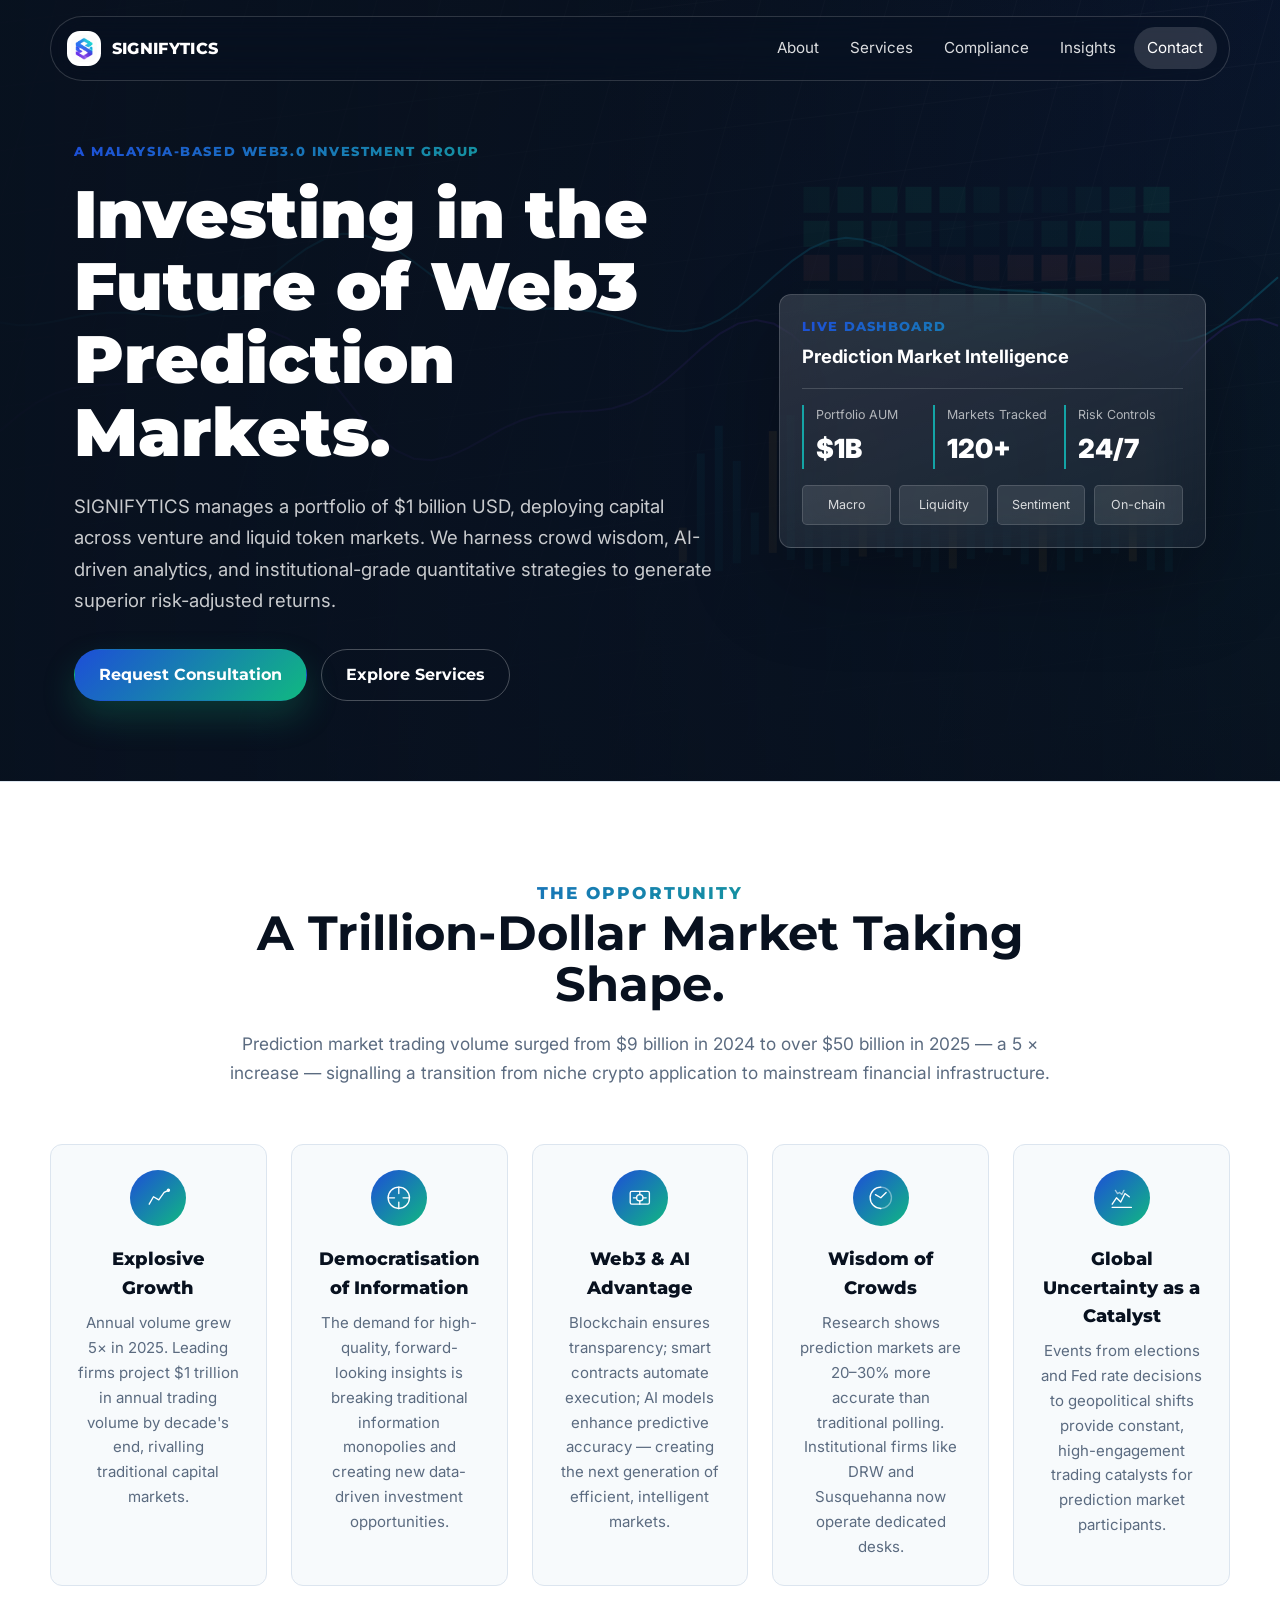
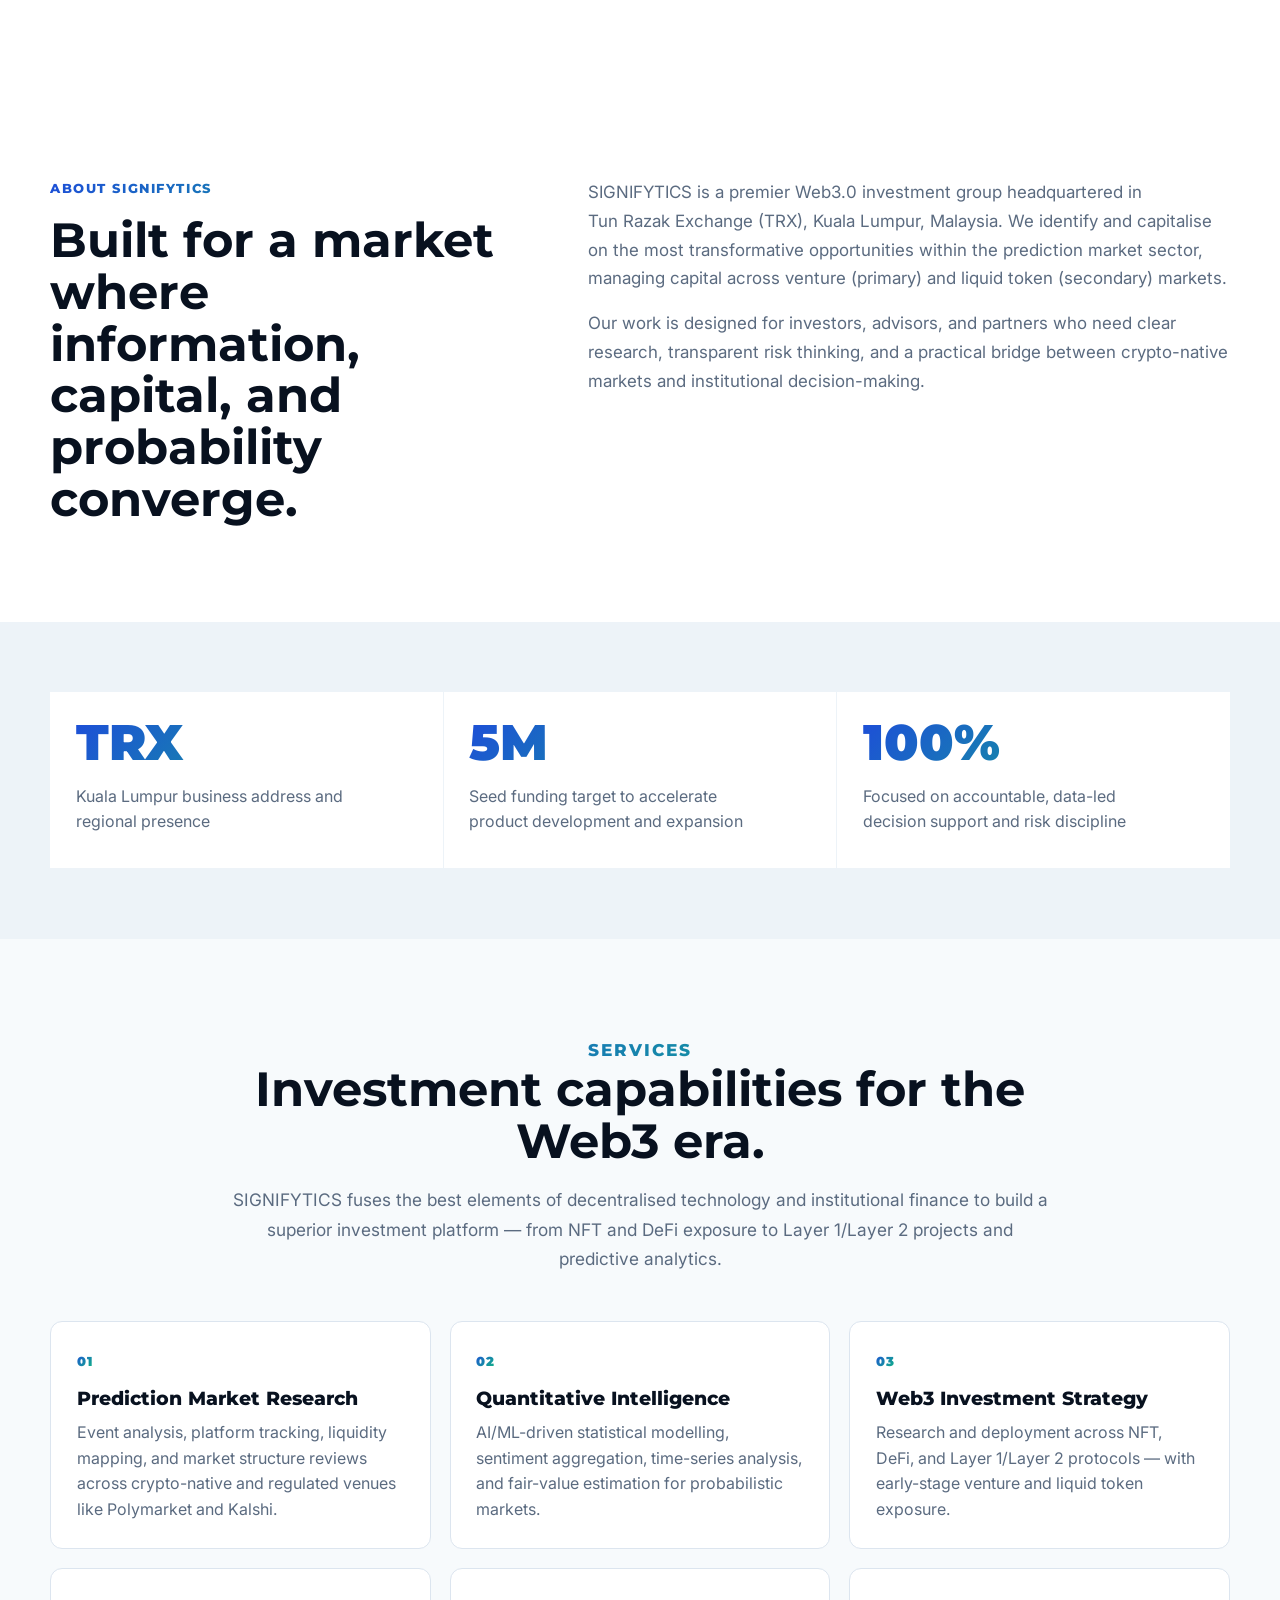
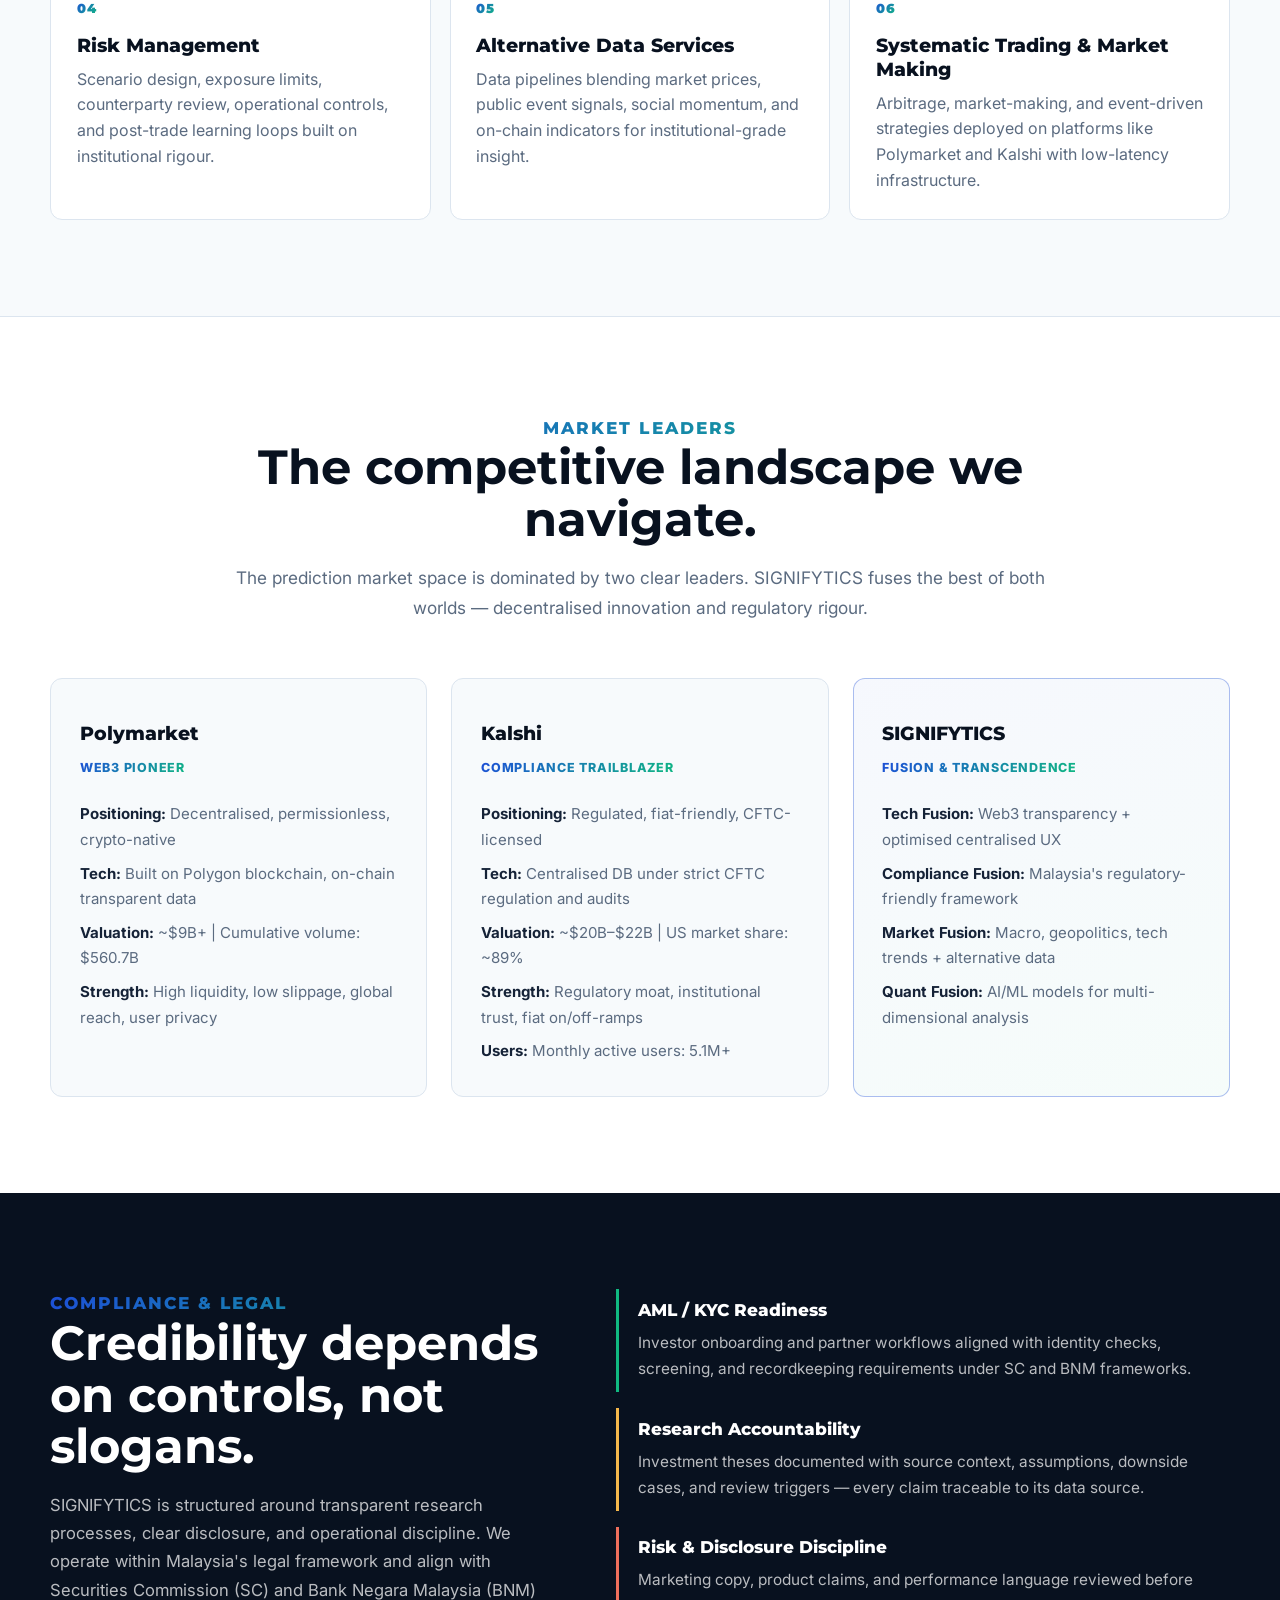
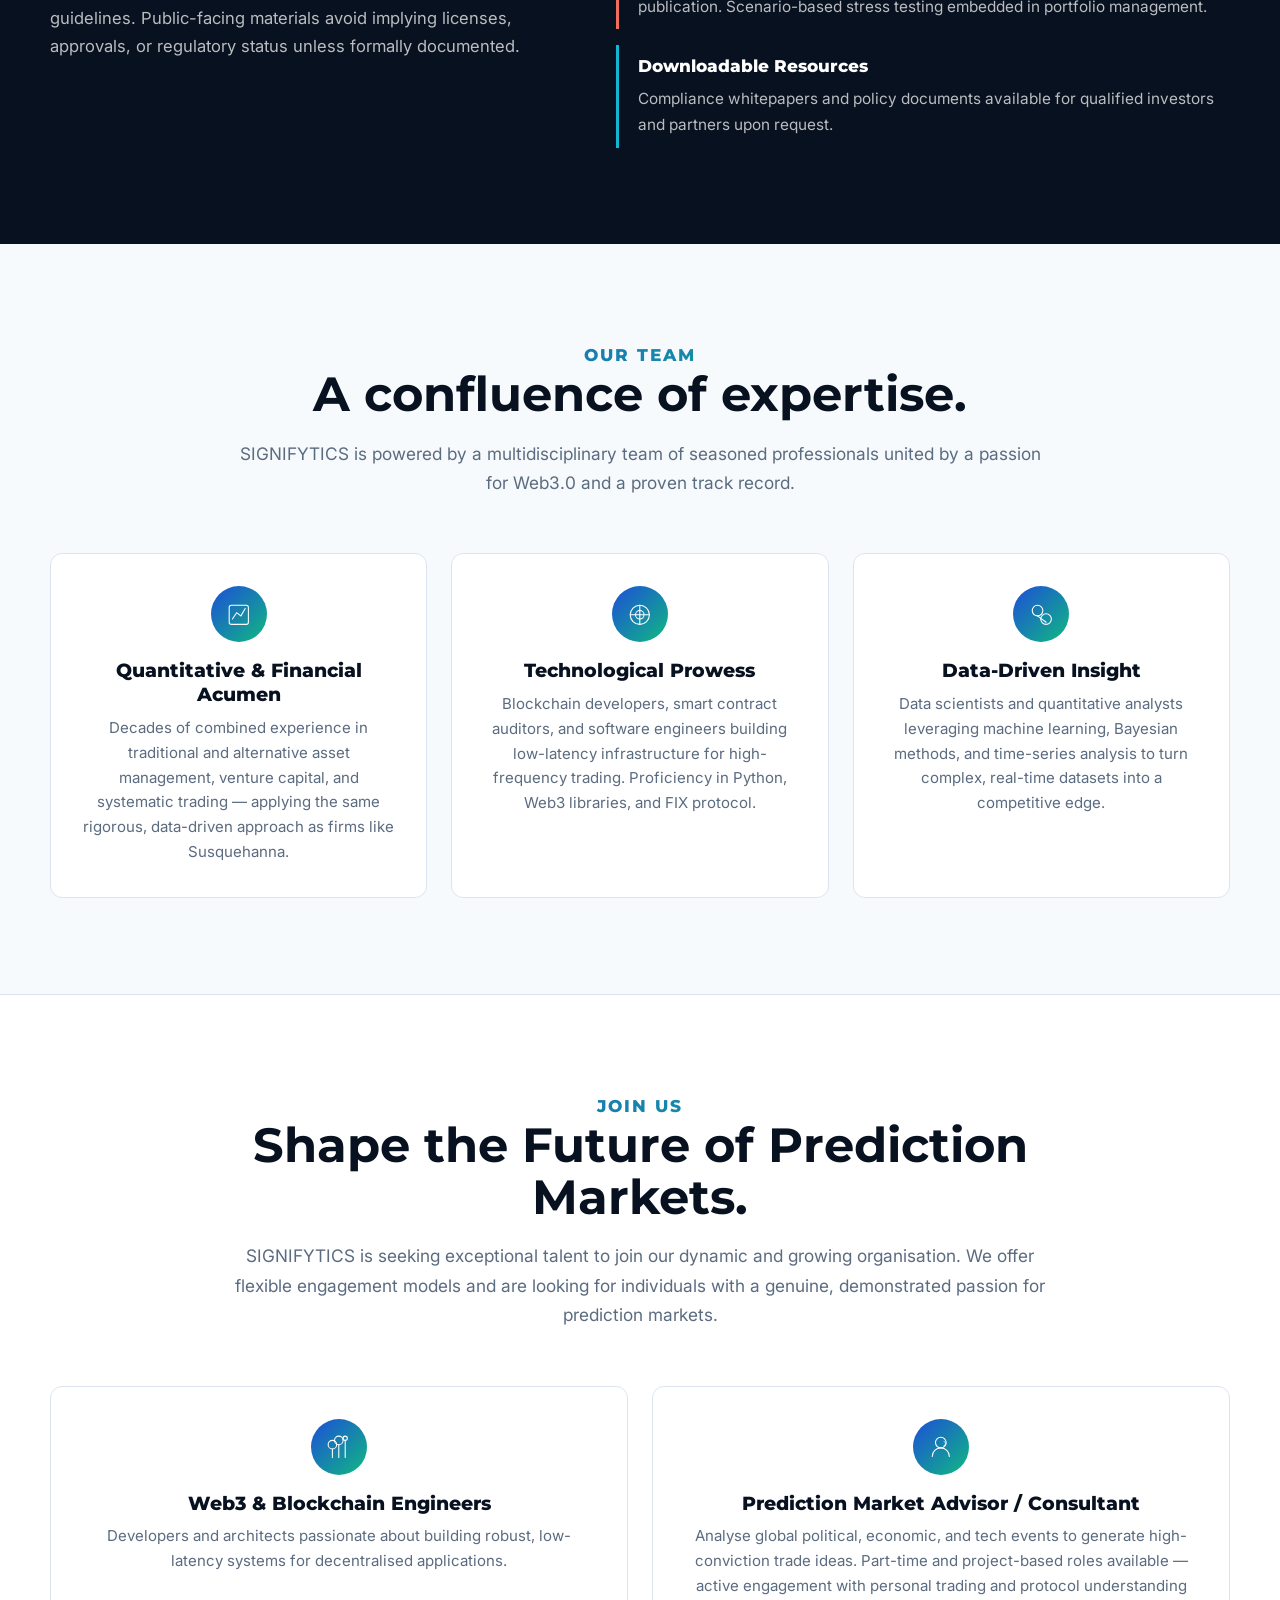
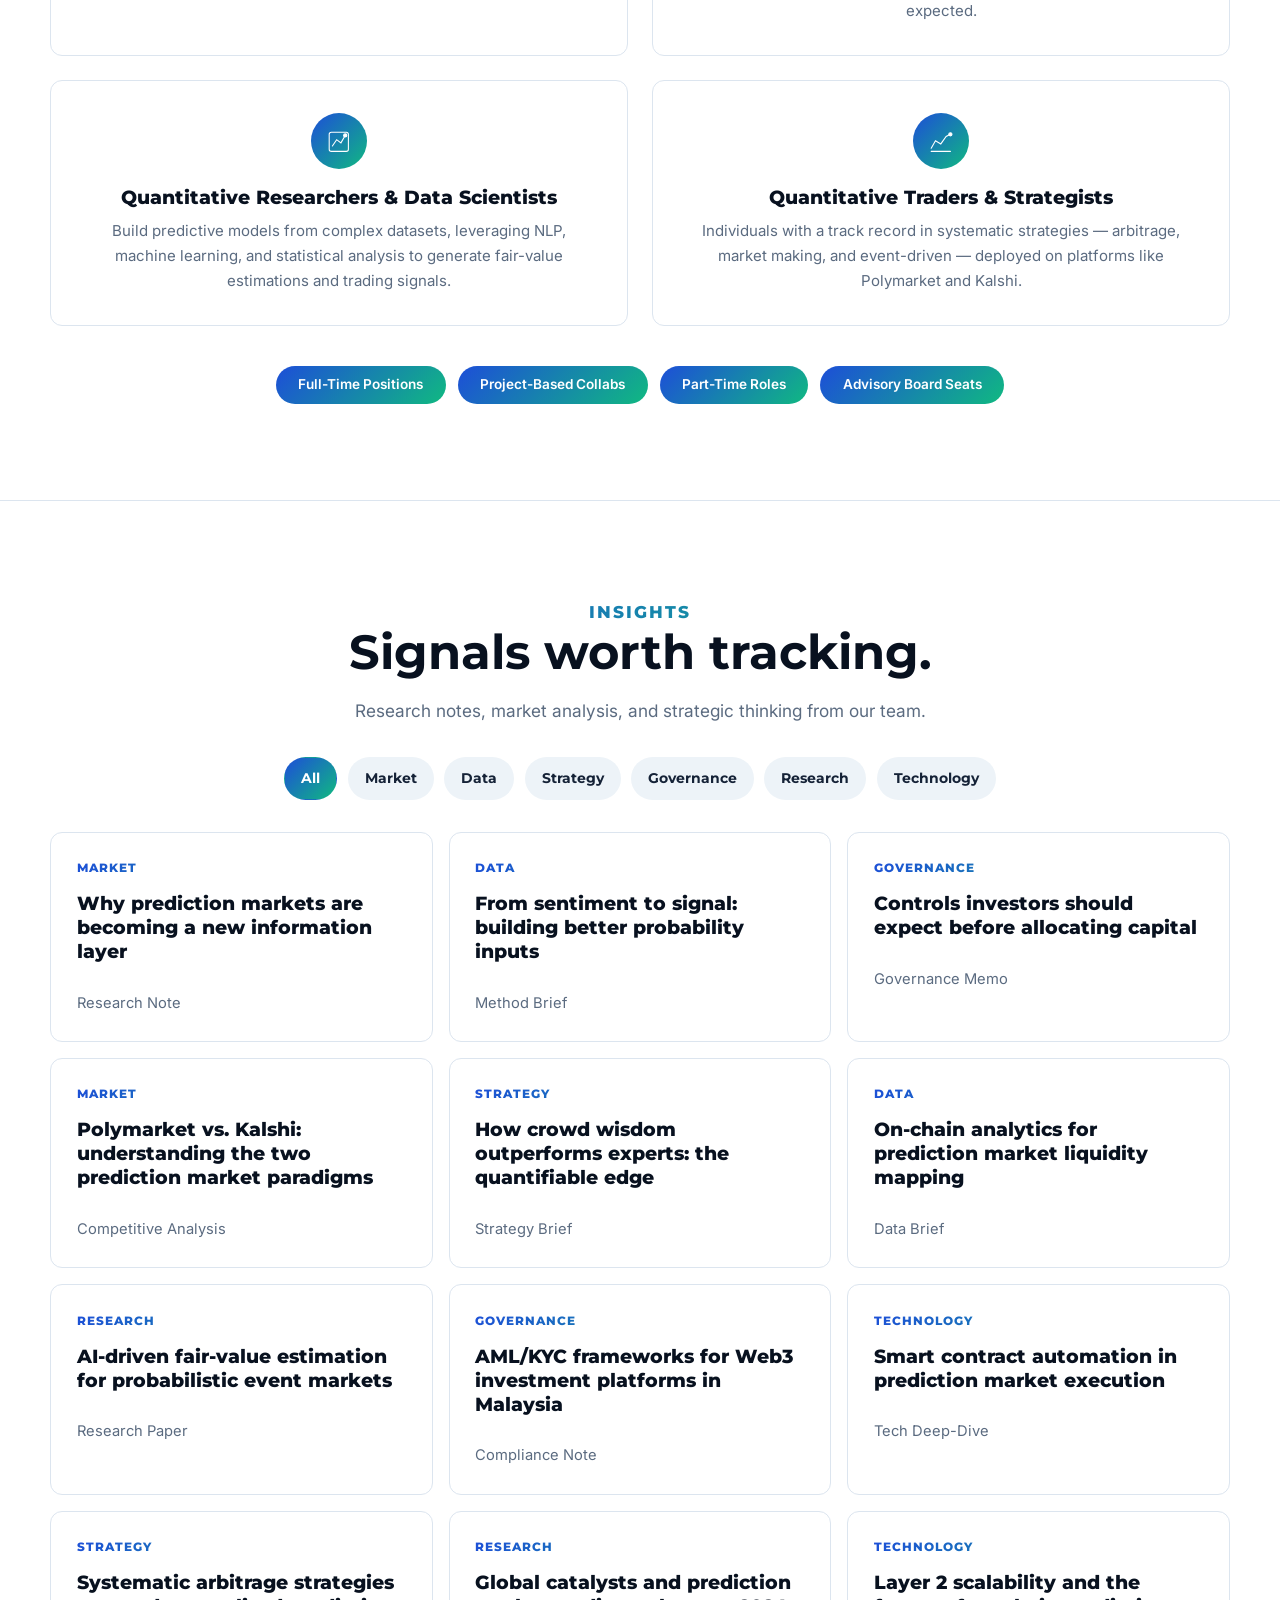
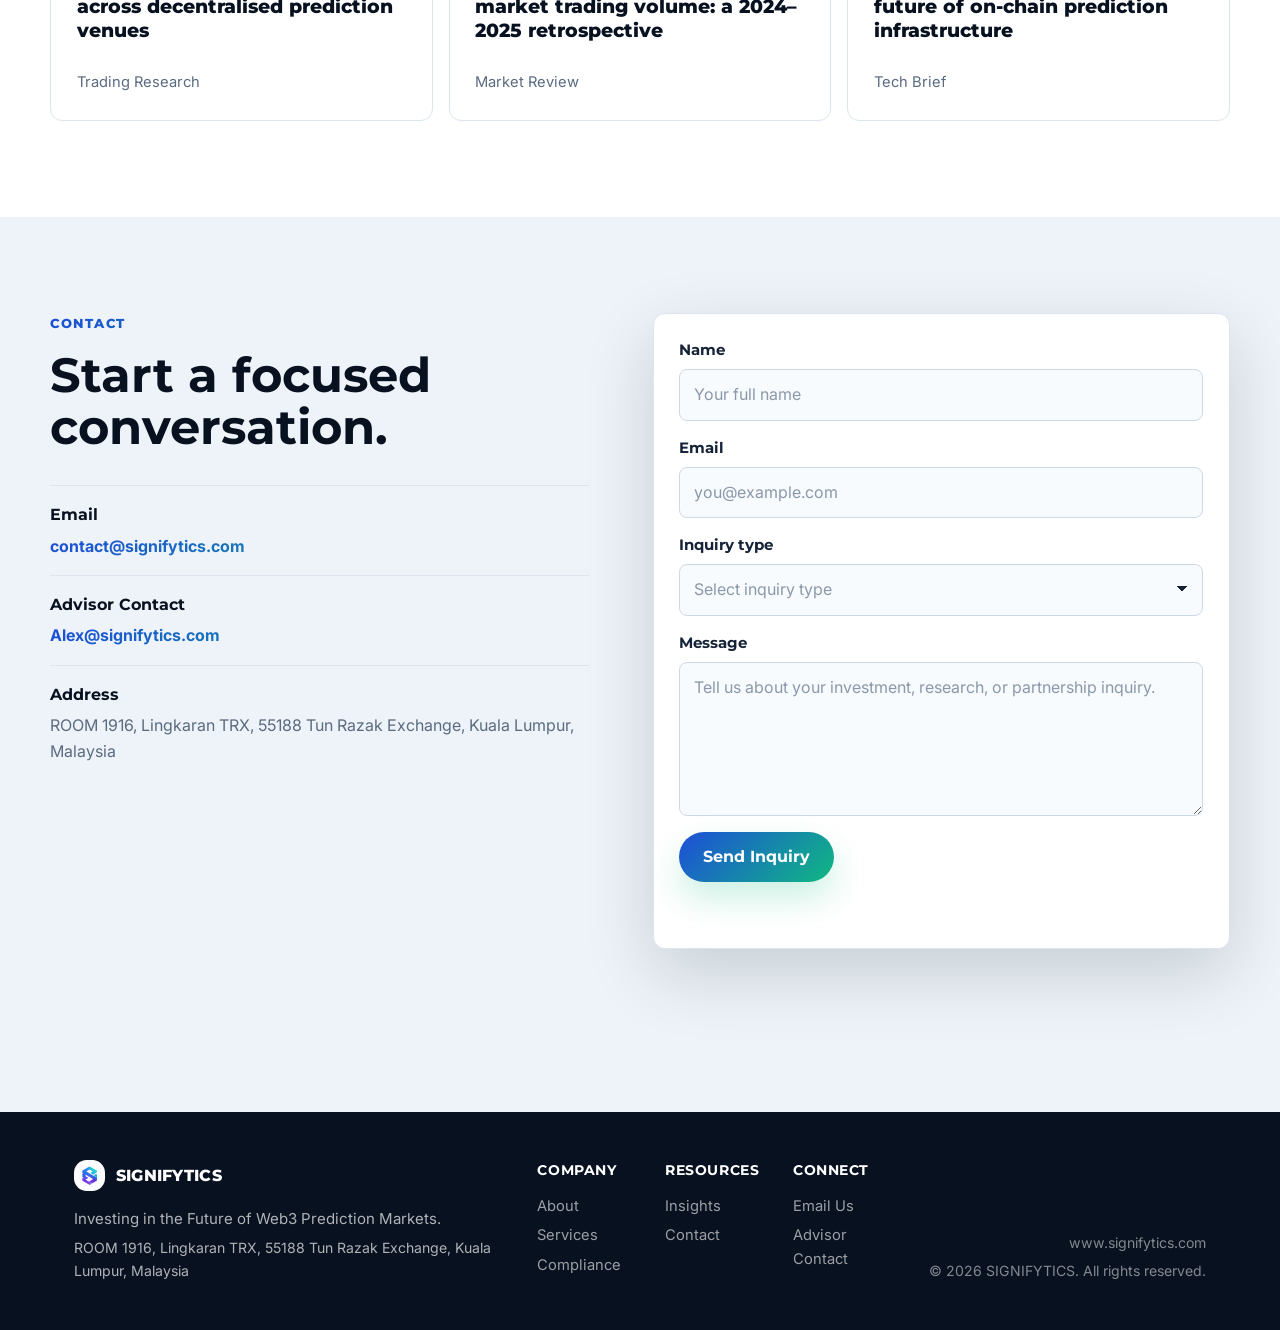
<file: signifytics/index.html>
<!doctype html>
<html lang="en">
	<head>
		<meta charset="utf-8" />
		<meta name="viewport" content="width=device-width, initial-scale=1" />
		<title>SIGNIFYTICS | Investing in the Future of Web3</title>
		<meta
			name="description"
			content="SIGNIFYTICS is a Malaysia-based Web3.0 investment group pioneering prediction market intelligence, quantitative strategy, and institutional-grade risk management."
		/>
		<link rel="icon" type="image/png" href="assets/nexora-logo.png" />
		<link rel="preload" href="assets/nexora-logo.png" as="image" />
		<link rel="preconnect" href="https://fonts.googleapis.com" />
		<link rel="preconnect" href="https://fonts.gstatic.com" crossorigin />
		<link
			href="https://fonts.googleapis.com/css2?family=Inter:wght@400;500;600;700&family=Montserrat:wght@600;700;800;900&display=swap"
			rel="stylesheet"
		/>
		<link rel="stylesheet" href="styles.css" />
	</head>
	<body>
		<a class="skip-link" href="#main">Skip to content</a>

		<header class="site-header" data-header>
			<nav class="nav-shell" aria-label="Primary navigation">
				<a class="brand" href="#home" aria-label="SIGNIFYTICS home">
					<img src="assets/nexora-logo.png" alt="" />
					<span>SIGNIFYTICS</span>
				</a>
				<button class="nav-toggle" type="button" aria-label="Open navigation" aria-expanded="false" data-nav-toggle>
					<span></span>
					<span></span>
					<span></span>
				</button>
				<div class="nav-links" data-nav-links>
					<a href="#about">About</a>
					<a href="#services">Services</a>
					<a href="#compliance">Compliance</a>
					<a href="#insights">Insights</a>
					<a href="#contact">Contact</a>
				</div>
			</nav>
		</header>

		<main id="main">
			<!-- ============ HERO ============ -->
			<section class="hero" id="home" aria-label="SIGNIFYTICS overview">
				<canvas id="marketCanvas" class="market-canvas" aria-hidden="true"></canvas>
				<div class="hero-shade" aria-hidden="true"></div>
				<div class="hero-inner">
					<div class="hero-copy">
						<p class="eyebrow">A Malaysia-Based Web3.0 Investment Group</p>
						<h1>Investing in the Future of Web3 Prediction Markets.</h1>
						<p class="hero-lede">
							SIGNIFYTICS manages a portfolio of $1&nbsp;billion USD, deploying capital across venture and liquid token
							markets. We harness crowd wisdom, AI-driven analytics, and institutional-grade quantitative strategies to
							generate superior risk-adjusted returns.
						</p>
						<div class="hero-actions" aria-label="Primary actions">
							<a class="button primary" href="#contact">Request Consultation</a>
							<a class="button secondary" href="#services">Explore Services</a>
						</div>
					</div>

					<div class="signal-panel" aria-label="SIGNIFYTICS focus metrics">
						<div class="signal-head">
							<span>Live Dashboard</span>
							<strong>Prediction Market Intelligence</strong>
						</div>
						<dl class="signal-grid">
							<div>
								<dt>Portfolio AUM</dt>
								<dd>$<span data-count="1">1</span>B</dd>
							</div>
							<div>
								<dt>Markets Tracked</dt>
								<dd><span data-count="120">120</span>+</dd>
							</div>
							<div>
								<dt>Risk Controls</dt>
								<dd><span data-count="24">24</span>/7</dd>
							</div>
						</dl>
						<div class="signal-flow">
							<span>Macro</span>
							<span>Liquidity</span>
							<span>Sentiment</span>
							<span>On-chain</span>
						</div>
					</div>
				</div>
			</section>

			<!-- ============ MARKET OPPORTUNITY ============ -->
			<section class="section opportunity-band" id="opportunity">
				<div class="section-heading">
					<p class="section-kicker">The Opportunity</p>
					<h2>A Trillion-Dollar Market Taking Shape.</h2>
					<p>
						Prediction market trading volume surged from $9&nbsp;billion in 2024 to over $50&nbsp;billion in 2025 — a
						5&nbsp;× increase — signalling a transition from niche crypto application to mainstream financial
						infrastructure.
					</p>
				</div>
				<div class="opportunity-grid">
					<article class="opp-card">
						<div class="opp-icon">
							<svg
								viewBox="0 0 48 48"
								fill="none"
								stroke="currentColor"
								stroke-width="2.5"
								stroke-linecap="round"
								stroke-linejoin="round"
							>
								<polyline points="6 36 14 22 24 28 34 14 42 10" />
								<circle cx="42" cy="10" r="2" fill="currentColor" />
							</svg>
						</div>
						<h3>Explosive Growth</h3>
						<p>
							Annual volume grew 5× in 2025. Leading firms project $1&nbsp;trillion in annual trading volume by decade's
							end, rivalling traditional capital markets.
						</p>
					</article>
					<article class="opp-card">
						<div class="opp-icon">
							<svg
								viewBox="0 0 48 48"
								fill="none"
								stroke="currentColor"
								stroke-width="2.5"
								stroke-linecap="round"
								stroke-linejoin="round"
							>
								<circle cx="24" cy="24" r="20" />
								<line x1="24" y1="4" x2="24" y2="16" />
								<line x1="24" y1="32" x2="24" y2="44" />
								<line x1="4" y1="24" x2="16" y2="24" />
								<line x1="32" y1="24" x2="44" y2="24" />
							</svg>
						</div>
						<h3>Democratisation of Information</h3>
						<p>
							The demand for high-quality, forward-looking insights is breaking traditional information monopolies and
							creating new data-driven investment opportunities.
						</p>
					</article>
					<article class="opp-card">
						<div class="opp-icon">
							<svg
								viewBox="0 0 48 48"
								fill="none"
								stroke="currentColor"
								stroke-width="2.5"
								stroke-linecap="round"
								stroke-linejoin="round"
							>
								<rect x="6" y="12" width="36" height="24" rx="3" />
								<circle cx="24" cy="24" r="6" />
								<path d="M24 18v-6M24 36v-6M18 24H12M36 24h-6" />
							</svg>
						</div>
						<h3>Web3 &amp; AI Advantage</h3>
						<p>
							Blockchain ensures transparency; smart contracts automate execution; AI models enhance predictive accuracy
							— creating the next generation of efficient, intelligent markets.
						</p>
					</article>
					<article class="opp-card">
						<div class="opp-icon">
							<svg
								viewBox="0 0 48 48"
								fill="none"
								stroke="currentColor"
								stroke-width="2.5"
								stroke-linecap="round"
								stroke-linejoin="round"
							>
								<path d="M24 4C13 4 4 13 4 24s9 20 20 20" />
								<path d="M24 4c11 0 20 9 20 20s-9 20-20 20" opacity=".4" />
								<polyline points="14 18 24 24 34 14" />
							</svg>
						</div>
						<h3>Wisdom of Crowds</h3>
						<p>
							Research shows prediction markets are 20–30% more accurate than traditional polling. Institutional firms
							like DRW and Susquehanna now operate dedicated desks.
						</p>
					</article>
					<article class="opp-card">
						<div class="opp-icon">
							<svg
								viewBox="0 0 48 48"
								fill="none"
								stroke="currentColor"
								stroke-width="2.5"
								stroke-linecap="round"
								stroke-linejoin="round"
							>
								<path d="M6 36l8-12 8 8 8-16 8 6" />
								<line x1="6" y1="42" x2="42" y2="42" />
								<path d="M12 10l4 6 4-2 4 4 4-8" opacity=".6" />
							</svg>
						</div>
						<h3>Global Uncertainty as a Catalyst</h3>
						<p>
							Events from elections and Fed rate decisions to geopolitical shifts provide constant, high-engagement
							trading catalysts for prediction market participants.
						</p>
					</article>
				</div>
			</section>

			<!-- ============ ABOUT ============ -->
			<section class="section intro-band" id="about">
				<div class="section-grid two-col">
					<div>
						<p class="section-kicker">About SIGNIFYTICS</p>
						<h2>Built for a market where information, capital, and probability converge.</h2>
					</div>
					<div class="prose">
						<p>
							SIGNIFYTICS is a premier Web3.0 investment group headquartered in Tun&nbsp;Razak&nbsp;Exchange (TRX),
							Kuala Lumpur, Malaysia. We identify and capitalise on the most transformative opportunities within the
							prediction market sector, managing capital across venture (primary) and liquid token (secondary) markets.
						</p>
						<p>
							Our work is designed for investors, advisors, and partners who need clear research, transparent risk
							thinking, and a practical bridge between crypto-native markets and institutional decision-making.
						</p>
					</div>
				</div>
			</section>

			<!-- ============ METRICS ============ -->
			<section class="section proof-section" aria-label="Company highlights">
				<div class="metric-row">
					<div class="metric">
						<strong class="metric-value">TRX</strong>
						<p>Kuala Lumpur business address and regional presence</p>
					</div>
					<div class="metric">
						<strong class="metric-value"><span data-count="5">5</span>M</strong>
						<p>Seed funding target to accelerate product development and expansion</p>
					</div>
					<div class="metric">
						<strong class="metric-value"><span data-count="100">100</span>%</strong>
						<p>Focused on accountable, data-led decision support and risk discipline</p>
					</div>
				</div>
			</section>

			<!-- ============ SERVICES ============ -->
			<section class="section services" id="services">
				<div class="section-heading">
					<p class="section-kicker">Services</p>
					<h2>Investment capabilities for the Web3 era.</h2>
					<p>
						SIGNIFYTICS fuses the best elements of decentralised technology and institutional finance to build a
						superior investment platform — from NFT and DeFi exposure to Layer&nbsp;1/Layer&nbsp;2 projects and
						predictive analytics.
					</p>
				</div>

				<div class="capability-grid">
					<article class="capability-card">
						<span class="card-index">01</span>
						<h3>Prediction Market Research</h3>
						<p>
							Event analysis, platform tracking, liquidity mapping, and market structure reviews across crypto-native
							and regulated venues like Polymarket and Kalshi.
						</p>
					</article>
					<article class="capability-card">
						<span class="card-index">02</span>
						<h3>Quantitative Intelligence</h3>
						<p>
							AI/ML-driven statistical modelling, sentiment aggregation, time-series analysis, and fair-value estimation
							for probabilistic markets.
						</p>
					</article>
					<article class="capability-card">
						<span class="card-index">03</span>
						<h3>Web3 Investment Strategy</h3>
						<p>
							Research and deployment across NFT, DeFi, and Layer&nbsp;1/Layer&nbsp;2 protocols — with early-stage
							venture and liquid token exposure.
						</p>
					</article>
					<article class="capability-card">
						<span class="card-index">04</span>
						<h3>Risk Management</h3>
						<p>
							Scenario design, exposure limits, counterparty review, operational controls, and post-trade learning loops
							built on institutional rigour.
						</p>
					</article>
					<article class="capability-card">
						<span class="card-index">05</span>
						<h3>Alternative Data Services</h3>
						<p>
							Data pipelines blending market prices, public event signals, social momentum, and on-chain indicators for
							institutional-grade insight.
						</p>
					</article>
					<article class="capability-card">
						<span class="card-index">06</span>
						<h3>Systematic Trading &amp; Market Making</h3>
						<p>
							Arbitrage, market-making, and event-driven strategies deployed on platforms like Polymarket and Kalshi
							with low-latency infrastructure.
						</p>
					</article>
				</div>
			</section>

			<!-- ============ COMPETITIVE LANDSCAPE ============ -->
			<section class="section landscape">
				<div class="section-heading">
					<p class="section-kicker">Market Leaders</p>
					<h2>The competitive landscape we navigate.</h2>
					<p>
						The prediction market space is dominated by two clear leaders. SIGNIFYTICS fuses the best of both worlds —
						decentralised innovation and regulatory rigour.
					</p>
				</div>
				<div class="landscape-grid">
					<article class="landscape-card">
						<h3>Polymarket</h3>
						<span class="landscape-tag">Web3 Pioneer</span>
						<ul>
							<li><strong>Positioning:</strong> Decentralised, permissionless, crypto-native</li>
							<li><strong>Tech:</strong> Built on Polygon blockchain, on-chain transparent data</li>
							<li><strong>Valuation:</strong> ~$9B+ | Cumulative volume: $560.7B</li>
							<li><strong>Strength:</strong> High liquidity, low slippage, global reach, user privacy</li>
						</ul>
					</article>
					<article class="landscape-card">
						<h3>Kalshi</h3>
						<span class="landscape-tag">Compliance Trailblazer</span>
						<ul>
							<li><strong>Positioning:</strong> Regulated, fiat-friendly, CFTC-licensed</li>
							<li><strong>Tech:</strong> Centralised DB under strict CFTC regulation and audits</li>
							<li><strong>Valuation:</strong> ~$20B–$22B | US market share: ~89%</li>
							<li><strong>Strength:</strong> Regulatory moat, institutional trust, fiat on/off-ramps</li>
							<li><strong>Users:</strong> Monthly active users: 5.1M+</li>
						</ul>
					</article>
					<article class="landscape-card featured">
						<h3>SIGNIFYTICS</h3>
						<span class="landscape-tag">Fusion &amp; Transcendence</span>
						<ul>
							<li><strong>Tech Fusion:</strong> Web3 transparency + optimised centralised UX</li>
							<li><strong>Compliance Fusion:</strong> Malaysia's regulatory-friendly framework</li>
							<li><strong>Market Fusion:</strong> Macro, geopolitics, tech trends + alternative data</li>
							<li><strong>Quant Fusion:</strong> AI/ML models for multi-dimensional analysis</li>
						</ul>
					</article>
				</div>
			</section>

			<!-- ============ COMPLIANCE ============ -->
			<section class="section compliance" id="compliance">
				<div class="section-grid compliance-grid">
					<div>
						<p class="section-kicker">Compliance &amp; Legal</p>
						<h2>Credibility depends on controls, not slogans.</h2>
						<p>
							SIGNIFYTICS is structured around transparent research processes, clear disclosure, and operational
							discipline. We operate within Malaysia's legal framework and align with Securities Commission (SC) and
							Bank Negara Malaysia (BNM) guidelines. Public-facing materials avoid implying licenses, approvals, or
							regulatory status unless formally documented.
						</p>
					</div>
					<div class="compliance-list">
						<article>
							<h3>AML / KYC Readiness</h3>
							<p>
								Investor onboarding and partner workflows aligned with identity checks, screening, and recordkeeping
								requirements under SC and BNM frameworks.
							</p>
						</article>
						<article>
							<h3>Research Accountability</h3>
							<p>
								Investment theses documented with source context, assumptions, downside cases, and review triggers —
								every claim traceable to its data source.
							</p>
						</article>
						<article>
							<h3>Risk &amp; Disclosure Discipline</h3>
							<p>
								Marketing copy, product claims, and performance language reviewed before publication. Scenario-based
								stress testing embedded in portfolio management.
							</p>
						</article>
						<article>
							<h3>Downloadable Resources</h3>
							<p>
								Compliance whitepapers and policy documents available for qualified investors and partners upon request.
							</p>
						</article>
					</div>
				</div>
			</section>

			<!-- ============ TEAM ============ -->
			<section class="section team-section">
				<div class="section-heading">
					<p class="section-kicker">Our Team</p>
					<h2>A confluence of expertise.</h2>
					<p>
						SIGNIFYTICS is powered by a multidisciplinary team of seasoned professionals united by a passion for Web3.0
						and a proven track record.
					</p>
				</div>
				<div class="team-grid">
					<article class="team-card">
						<div class="team-icon">
							<svg viewBox="0 0 48 48" fill="none" stroke="currentColor" stroke-width="2" stroke-linecap="round">
								<rect x="6" y="6" width="36" height="36" rx="4" />
								<polyline points="12 32 20 20 28 26 36 12" />
							</svg>
						</div>
						<h3>Quantitative &amp; Financial Acumen</h3>
						<p>
							Decades of combined experience in traditional and alternative asset management, venture capital, and
							systematic trading — applying the same rigorous, data-driven approach as firms like Susquehanna.
						</p>
					</article>
					<article class="team-card">
						<div class="team-icon">
							<svg viewBox="0 0 48 48" fill="none" stroke="currentColor" stroke-width="2" stroke-linecap="round">
								<circle cx="24" cy="24" r="18" />
								<path d="M24 6v36M6 24h36" />
								<circle cx="24" cy="24" r="8" />
							</svg>
						</div>
						<h3>Technological Prowess</h3>
						<p>
							Blockchain developers, smart contract auditors, and software engineers building low-latency infrastructure
							for high-frequency trading. Proficiency in Python, Web3 libraries, and FIX protocol.
						</p>
					</article>
					<article class="team-card">
						<div class="team-icon">
							<svg viewBox="0 0 48 48" fill="none" stroke="currentColor" stroke-width="2" stroke-linecap="round">
								<circle cx="16" cy="16" r="10" />
								<circle cx="32" cy="32" r="10" />
								<line x1="16" y1="26" x2="32" y2="38" />
							</svg>
						</div>
						<h3>Data-Driven Insight</h3>
						<p>
							Data scientists and quantitative analysts leveraging machine learning, Bayesian methods, and time-series
							analysis to turn complex, real-time datasets into a competitive edge.
						</p>
					</article>
				</div>
			</section>

			<!-- ============ JOIN US ============ -->
			<section class="section join-section">
				<div class="section-heading">
					<p class="section-kicker">Join Us</p>
					<h2>Shape the Future of Prediction Markets.</h2>
					<p>
						SIGNIFYTICS is seeking exceptional talent to join our dynamic and growing organisation. We offer flexible
						engagement models and are looking for individuals with a genuine, demonstrated passion for prediction
						markets.
					</p>
				</div>
				<div class="team-grid">
					<article class="team-card">
						<div class="team-icon">
							<svg viewBox="0 0 48 48" fill="none" stroke="currentColor" stroke-width="2" stroke-linecap="round">
								<path d="M12 44V28M24 44V20M36 44V12" />
								<circle cx="12" cy="20" r="8" />
								<circle cx="24" cy="12" r="8" />
								<circle cx="36" cy="8" r="4" />
							</svg>
						</div>
						<h3>Web3 &amp; Blockchain Engineers</h3>
						<p>
							Developers and architects passionate about building robust, low-latency systems for decentralised
							applications.
						</p>
					</article>
					<article class="team-card">
						<div class="team-icon">
							<svg viewBox="0 0 48 48" fill="none" stroke="currentColor" stroke-width="2" stroke-linecap="round">
								<circle cx="24" cy="16" r="10" />
								<path d="M8 42c0-8.8 7.2-16 16-16s16 7.2 16 16" />
								<path d="M30 14l4 4-4 4" opacity=".5" />
							</svg>
						</div>
						<h3>Prediction Market Advisor / Consultant</h3>
						<p>
							Analyse global political, economic, and tech events to generate high-conviction trade ideas. Part-time and
							project-based roles available — active engagement with personal trading and protocol understanding
							expected.
						</p>
					</article>
					<article class="team-card">
						<div class="team-icon">
							<svg viewBox="0 0 48 48" fill="none" stroke="currentColor" stroke-width="2" stroke-linecap="round">
								<rect x="6" y="6" width="36" height="36" rx="4" />
								<polyline points="12 32 20 20 28 26 36 12" />
								<circle cx="36" cy="12" r="3" fill="currentColor" />
							</svg>
						</div>
						<h3>Quantitative Researchers &amp; Data Scientists</h3>
						<p>
							Build predictive models from complex datasets, leveraging NLP, machine learning, and statistical analysis
							to generate fair-value estimations and trading signals.
						</p>
					</article>
					<article class="team-card">
						<div class="team-icon">
							<svg viewBox="0 0 48 48" fill="none" stroke="currentColor" stroke-width="2" stroke-linecap="round">
								<polyline points="6 36 14 22 24 28 34 14 42 10" />
								<circle cx="42" cy="10" r="3" fill="currentColor" />
								<line x1="6" y1="42" x2="42" y2="42" />
							</svg>
						</div>
						<h3>Quantitative Traders &amp; Strategists</h3>
						<p>
							Individuals with a track record in systematic strategies — arbitrage, market making, and event-driven —
							deployed on platforms like Polymarket and Kalshi.
						</p>
					</article>
				</div>
				<div class="engage-row">
					<span class="engage-tag">Full-Time Positions</span>
					<span class="engage-tag">Project-Based Collabs</span>
					<span class="engage-tag">Part-Time Roles</span>
					<span class="engage-tag">Advisory Board Seats</span>
				</div>
			</section>

			<!-- ============ INSIGHTS ============ -->
			<section class="section insights" id="insights">
				<div class="section-heading">
					<p class="section-kicker">Insights</p>
					<h2>Signals worth tracking.</h2>
					<p>Research notes, market analysis, and strategic thinking from our team.</p>
				</div>

				<div class="filter-bar" aria-label="Insight filters">
					<button class="filter-button is-active" type="button" data-filter="all">All</button>
					<button class="filter-button" type="button" data-filter="market">Market</button>
					<button class="filter-button" type="button" data-filter="data">Data</button>
					<button class="filter-button" type="button" data-filter="strategy">Strategy</button>
					<button class="filter-button" type="button" data-filter="governance">Governance</button>
					<button class="filter-button" type="button" data-filter="research">Research</button>
					<button class="filter-button" type="button" data-filter="technology">Technology</button>
				</div>

				<div class="insight-grid">
					<article class="insight-card" data-topic="market">
						<p>Market</p>
						<h3>Why prediction markets are becoming a new information layer</h3>
						<span>Research Note</span>
					</article>
					<article class="insight-card" data-topic="data">
						<p>Data</p>
						<h3>From sentiment to signal: building better probability inputs</h3>
						<span>Method Brief</span>
					</article>
					<article class="insight-card" data-topic="governance">
						<p>Governance</p>
						<h3>Controls investors should expect before allocating capital</h3>
						<span>Governance Memo</span>
					</article>
					<article class="insight-card" data-topic="market">
						<p>Market</p>
						<h3>Polymarket vs. Kalshi: understanding the two prediction market paradigms</h3>
						<span>Competitive Analysis</span>
					</article>
					<article class="insight-card" data-topic="strategy">
						<p>Strategy</p>
						<h3>How crowd wisdom outperforms experts: the quantifiable edge</h3>
						<span>Strategy Brief</span>
					</article>
					<article class="insight-card" data-topic="data">
						<p>Data</p>
						<h3>On-chain analytics for prediction market liquidity mapping</h3>
						<span>Data Brief</span>
					</article>
					<article class="insight-card" data-topic="research">
						<p>Research</p>
						<h3>AI-driven fair-value estimation for probabilistic event markets</h3>
						<span>Research Paper</span>
					</article>
					<article class="insight-card" data-topic="governance">
						<p>Governance</p>
						<h3>AML/KYC frameworks for Web3 investment platforms in Malaysia</h3>
						<span>Compliance Note</span>
					</article>
					<article class="insight-card" data-topic="technology">
						<p>Technology</p>
						<h3>Smart contract automation in prediction market execution</h3>
						<span>Tech Deep-Dive</span>
					</article>
					<article class="insight-card" data-topic="strategy">
						<p>Strategy</p>
						<h3>Systematic arbitrage strategies across decentralised prediction venues</h3>
						<span>Trading Research</span>
					</article>
					<article class="insight-card" data-topic="research">
						<p>Research</p>
						<h3>Global catalysts and prediction market trading volume: a 2024–2025 retrospective</h3>
						<span>Market Review</span>
					</article>
					<article class="insight-card" data-topic="technology">
						<p>Technology</p>
						<h3>Layer 2 scalability and the future of on-chain prediction infrastructure</h3>
						<span>Tech Brief</span>
					</article>
				</div>
			</section>

			<!-- ============ CONTACT ============ -->
			<section class="section contact" id="contact">
				<div class="section-grid contact-grid">
					<div>
						<p class="section-kicker">Contact</p>
						<h2>Start a focused conversation.</h2>
						<div class="contact-details">
							<p>
								<strong>Email</strong>
								<a href="mailto:contact@signifytics.com">contact@signifytics.com</a>
							</p>
							<p>
								<strong>Advisor Contact</strong>
								<a href="mailto:Alex@signifytics.com">Alex@signifytics.com</a>
							</p>
							<p>
								<strong>Address</strong>
								<span>ROOM 1916, Lingkaran TRX, 55188 Tun Razak Exchange, Kuala Lumpur, Malaysia</span>
							</p>
						</div>
						<div class="contact-map">
							<iframe
								src="https://www.google.com/maps/embed?pb=!1m18!1m12!1m3!1d3984.012!2d101.7168!3d3.1468!2m3!1f0!2f0!3f0!3m2!1i1024!2i768!4f13.1!3m3!1m2!1s0x31cc37d000000001%3A0x1e3b0e2f8e6b1a3!2sTun+Razak+Exchange+(TRX)!5e0!3m2!1sen!2smy!4v1"
								width="100%"
								height="220"
								style="border: 0; border-radius: 0.5rem"
								allowfullscreen=""
								loading="lazy"
								referrerpolicy="no-referrer-when-downgrade"
								title="SIGNIFYTICS office location - Tun Razak Exchange, Kuala Lumpur"
							></iframe>
						</div>
					</div>

					<form class="contact-form" id="contactForm" novalidate>
						<div class="form-row">
							<label for="name">Name</label>
              <input id="name" name="name" type="text" autocomplete="name" placeholder="Your full name" required />
						</div>
						<div class="form-row">
							<label for="email">Email</label>
              <input id="email" name="email" type="email" autocomplete="email" placeholder="you@example.com" required />
						</div>
						<div class="form-row">
							<label for="inquiryType">Inquiry type</label>
							<select id="inquiryType" name="inquiryType" required>
								<option value="" disabled selected hidden>Select inquiry type</option>
								<option>Investor Discussion</option>
								<option>Research Partnership</option>
								<option>Advisor Collaboration</option>
								<option>Web3 Project Inquiry</option>
								<option>General Inquiry</option>
							</select>
						</div>
						<div class="form-row">
							<label for="message">Message</label>
              <textarea
                id="message"
                name="message"
                rows="5"
                placeholder="Tell us about your investment, research, or partnership inquiry."
                required
              ></textarea>
						</div>
						<input class="honeypot" type="text" name="website" tabindex="-1" autocomplete="off" />
						<button class="button primary form-submit" type="submit">Send Inquiry</button>
						<p class="form-status" role="status" aria-live="polite" data-form-status></p>
					</form>
				</div>
			</section>
		</main>

		<footer class="site-footer">
			<div class="footer-left">
				<a class="brand footer-brand" href="#home" aria-label="SIGNIFYTICS home">
					<img src="assets/nexora-logo.png" alt="" />
					<span>SIGNIFYTICS</span>
				</a>
				<p>Investing in the Future of Web3 Prediction Markets.</p>
				<p class="footer-address">ROOM 1916, Lingkaran TRX, 55188 Tun Razak Exchange, Kuala Lumpur, Malaysia</p>
			</div>
			<div class="footer-links">
				<div>
					<strong>Company</strong>
					<a href="#about">About</a>
					<a href="#services">Services</a>
					<a href="#compliance">Compliance</a>
				</div>
				<div>
					<strong>Resources</strong>
					<a href="#insights">Insights</a>
					<a href="#contact">Contact</a>
				</div>
				<div>
					<strong>Connect</strong>
					<a href="mailto:contact@signifytics.com">Email Us</a>
					<a href="mailto:Alex@signifytics.com">Advisor Contact</a>
				</div>
			</div>
			<div class="footer-meta">
				<span>www.signifytics.com</span>
				<span>&copy; <span data-year></span> SIGNIFYTICS. All rights reserved.</span>
			</div>
		</footer>

		<script src="script.js"></script>
	</body>
</html>
</file>
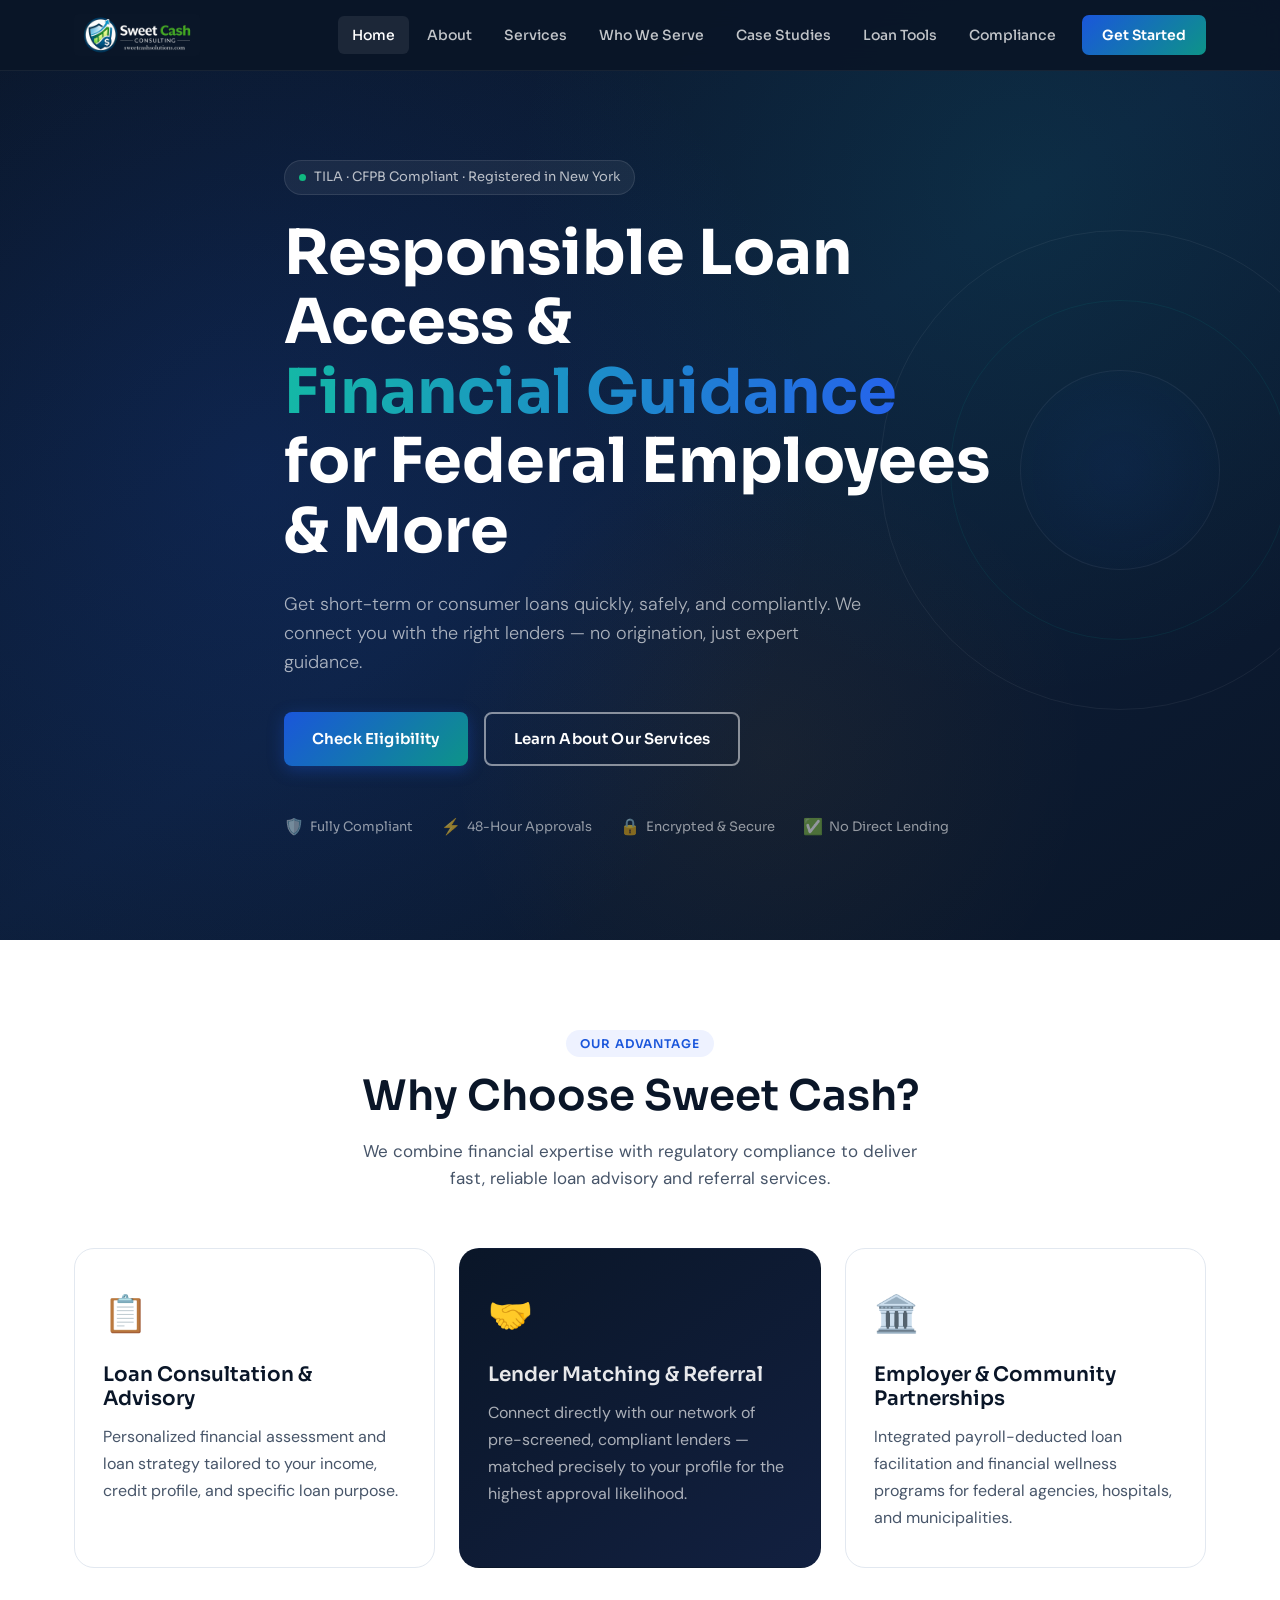
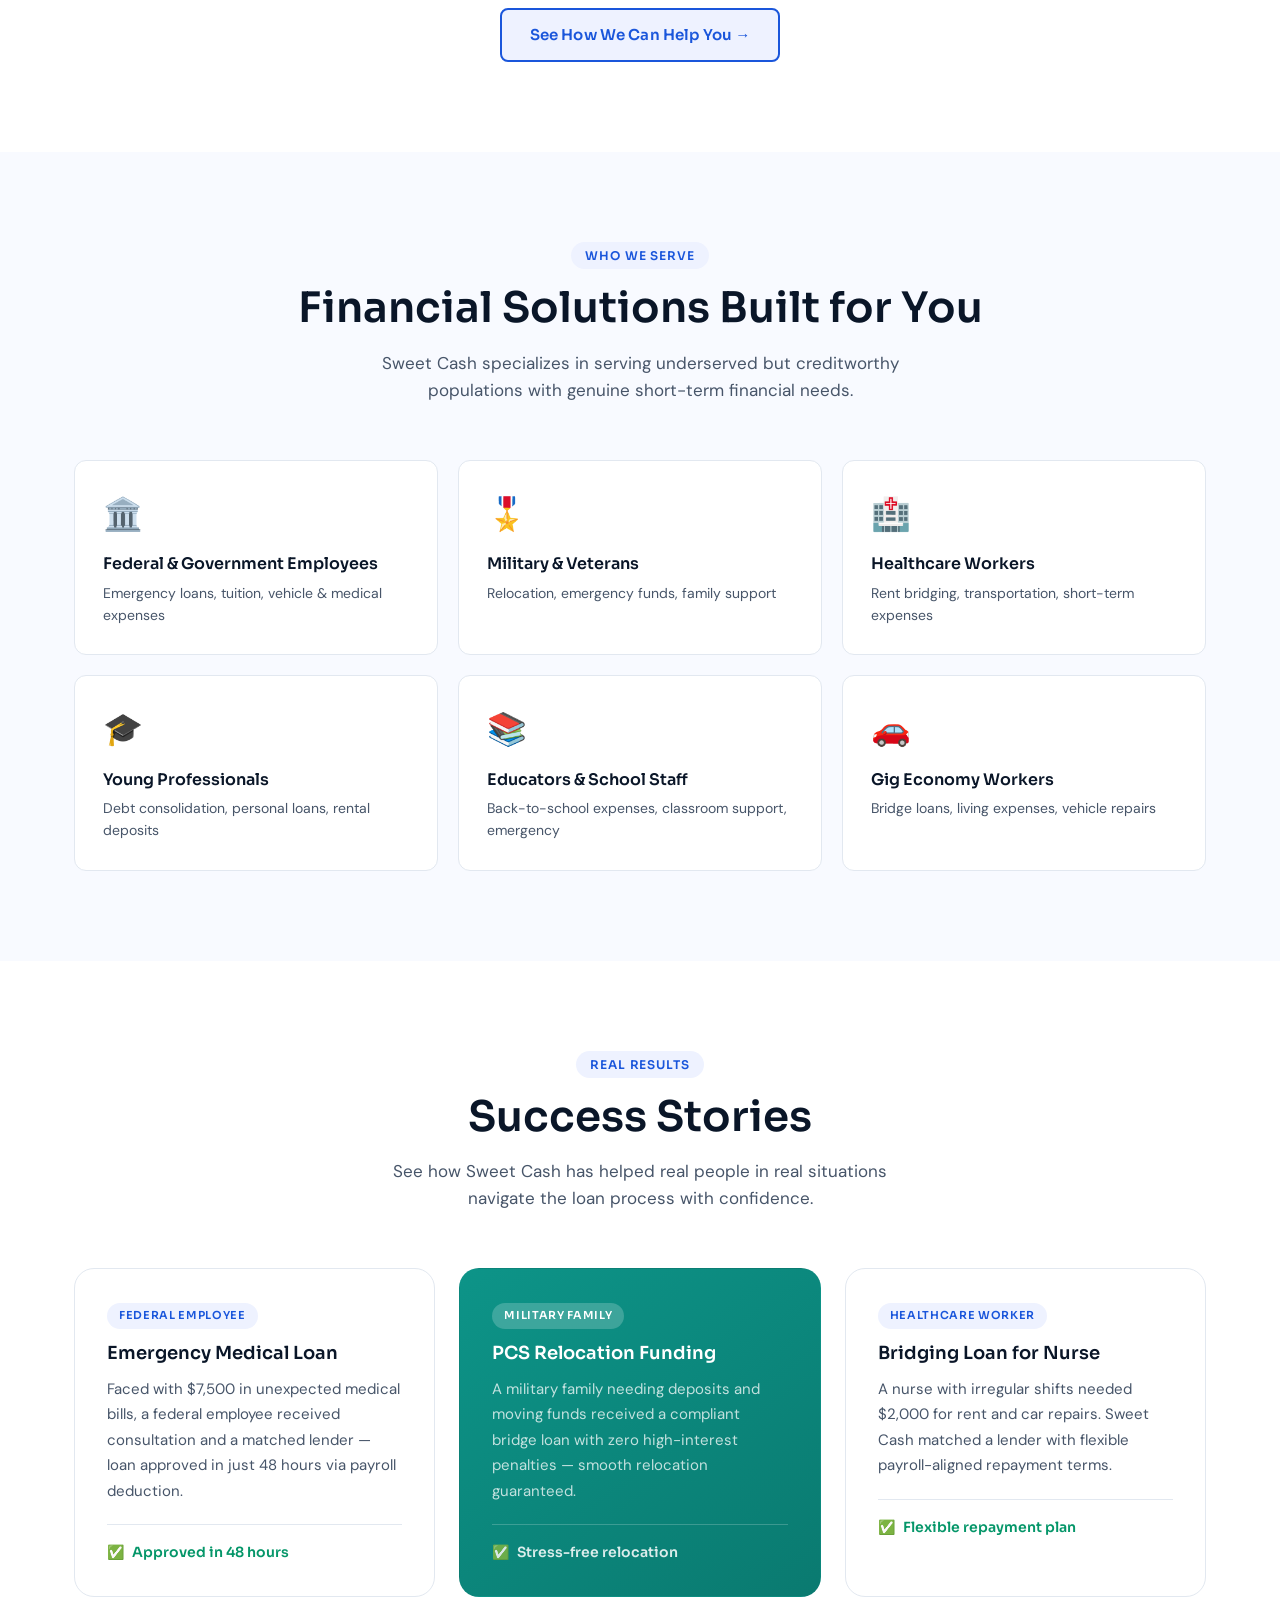
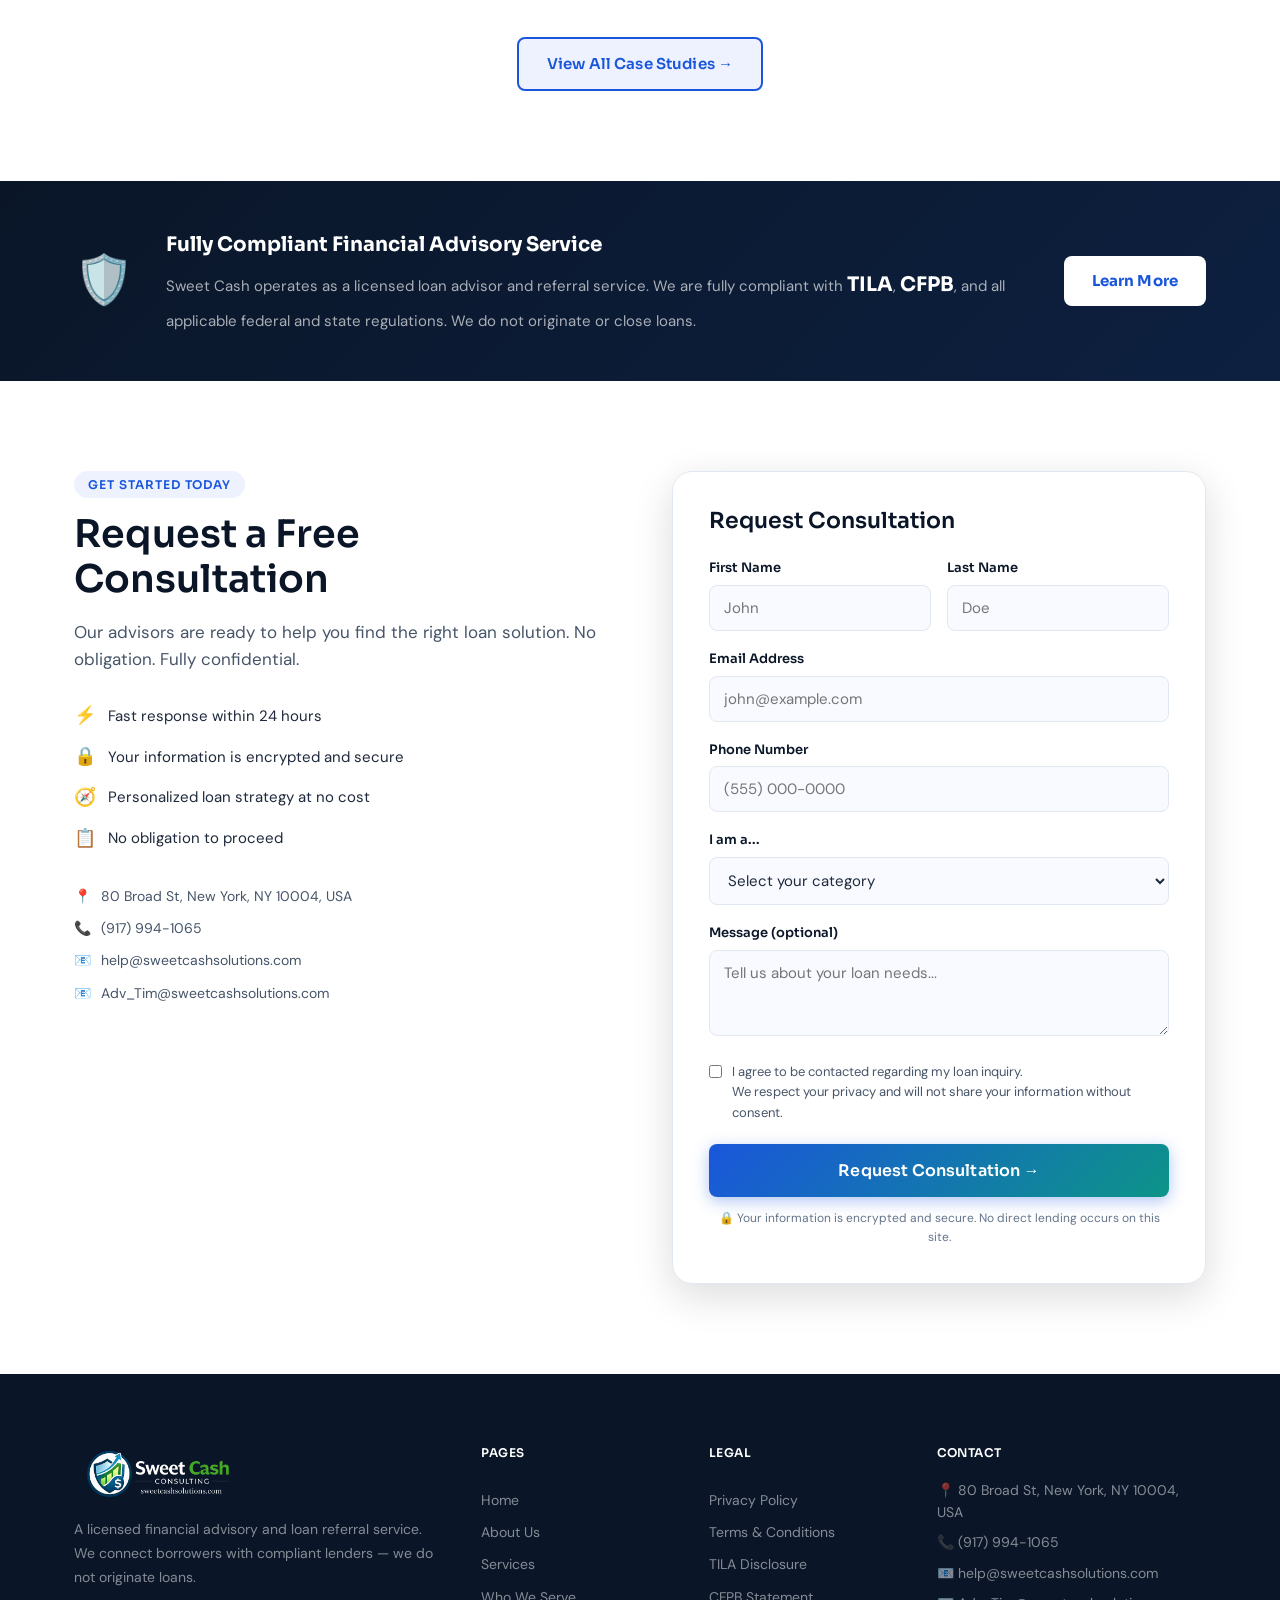
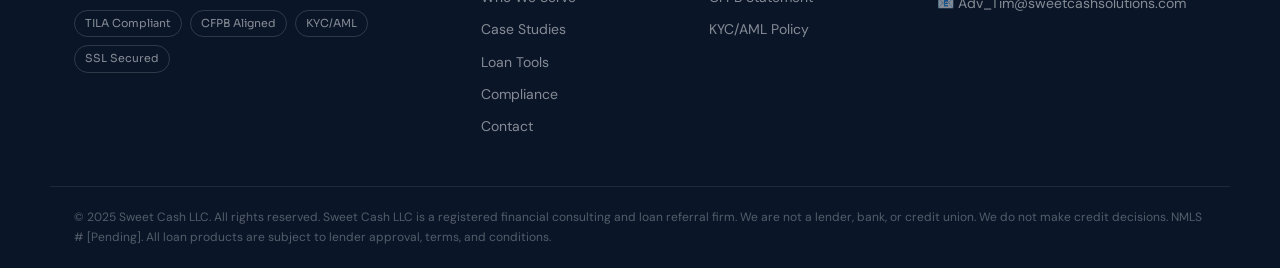
<file: sweetcash/index.html>
<!DOCTYPE html>
<html lang="en">
<head>
<meta charset="UTF-8">
<meta name="viewport" content="width=device-width, initial-scale=1.0">
<title>Sweet Cash – Responsible Loan Access & Financial Guidance</title>
<meta name="description" content="Sweet Cash provides loan advisory and referral services for federal employees, military families, healthcare workers, and more. TILA & CFPB compliant.">
<meta name="keywords" content="federal employee loans, short-term loan advisory, responsible loan referral, military loans, healthcare worker loans">
<link rel="stylesheet" href="assets/style.css">
<link rel="preconnect" href="https://fonts.googleapis.com">
<link href="https://fonts.googleapis.com/css2?family=Sora:wght@300;400;500;600;700&family=DM+Sans:ital,wght@0,300;0,400;0,500;1,400&display=swap" rel="stylesheet">
</head>
<body>

<!-- HEADER -->
<header class="header" id="header">
  <div class="container header-inner">
    <a href="index.html" class="logo">
      <img src="assets/logo.png" alt="SweetCash" class="logo-img">
    </a>
    <nav class="nav" id="nav">
      <a href="index.html" class="nav-link active">Home</a>
      <a href="about.html" class="nav-link">About</a>
      <a href="services.html" class="nav-link">Services</a>
      <a href="segments.html" class="nav-link">Who We Serve</a>
      <a href="cases.html" class="nav-link">Case Studies</a>
      <a href="tools.html" class="nav-link">Loan Tools</a>
      <a href="compliance.html" class="nav-link">Compliance</a>
      <a href="contact.html" class="nav-cta">Get Started</a>
    </nav>
    <button class="hamburger" id="hamburger" aria-label="Toggle menu">
      <span></span><span></span><span></span>
    </button>
  </div>
</header>

<!-- HERO -->
<section class="hero">
  <div class="hero-bg"></div>
  <div class="container hero-content">
    <div class="hero-badge">
      <span class="badge-dot"></span> TILA · CFPB Compliant · Registered in New York
    </div>
    <h1 class="hero-title">Responsible Loan Access &<br><span class="accent">Financial Guidance</span><br>for Federal Employees & More</h1>
    <p class="hero-sub">Get short-term or consumer loans quickly, safely, and compliantly. We connect you with the right lenders — no origination, just expert guidance.</p>
    <div class="hero-actions">
      <a href="contact.html" class="btn btn-primary">Check Eligibility</a>
      <a href="services.html" class="btn btn-outline">Learn About Our Services</a>
    </div>
    <div class="hero-trust">
      <div class="trust-item"><span class="trust-icon">🛡️</span> Fully Compliant</div>
      <div class="trust-item"><span class="trust-icon">⚡</span> 48-Hour Approvals</div>
      <div class="trust-item"><span class="trust-icon">🔒</span> Encrypted & Secure</div>
      <div class="trust-item"><span class="trust-icon">✅</span> No Direct Lending</div>
    </div>
  </div>
  <div class="hero-graphic">
    <div class="circle c1"></div>
    <div class="circle c2"></div>
    <div class="circle c3"></div>
  </div>
</section>

<!-- BENEFITS -->
<section class="section benefits">
  <div class="container">
    <div class="section-header">
      <span class="section-tag">Our Advantage</span>
      <h2>Why Choose Sweet Cash?</h2>
      <p>We combine financial expertise with regulatory compliance to deliver fast, reliable loan advisory and referral services.</p>
    </div>
    <div class="cards-3">
      <div class="card benefit-card">
        <div class="card-icon">📋</div>
        <h3>Loan Consultation & Advisory</h3>
        <p>Personalized financial assessment and loan strategy tailored to your income, credit profile, and specific loan purpose.</p>
      </div>
      <div class="card benefit-card featured">
        <div class="card-icon">🤝</div>
        <h3>Lender Matching & Referral</h3>
        <p>Connect directly with our network of pre-screened, compliant lenders — matched precisely to your profile for the highest approval likelihood.</p>
      </div>
      <div class="card benefit-card">
        <div class="card-icon">🏛️</div>
        <h3>Employer & Community Partnerships</h3>
        <p>Integrated payroll-deducted loan facilitation and financial wellness programs for federal agencies, hospitals, and municipalities.</p>
      </div>
    </div>
    <div class="center-cta">
      <a href="services.html" class="btn btn-secondary">See How We Can Help You →</a>
    </div>
  </div>
</section>

<!-- SEGMENTS -->
<section class="section segments-preview bg-light">
  <div class="container">
    <div class="section-header">
      <span class="section-tag">Who We Serve</span>
      <h2>Financial Solutions Built for You</h2>
      <p>Sweet Cash specializes in serving underserved but creditworthy populations with genuine short-term financial needs.</p>
    </div>
    <div class="segments-grid">
      <a href="segments.html" class="segment-card">
        <div class="seg-icon">🏛️</div>
        <h4>Federal & Government Employees</h4>
        <p>Emergency loans, tuition, vehicle & medical expenses</p>
      </a>
      <a href="segments.html" class="segment-card">
        <div class="seg-icon">🎖️</div>
        <h4>Military & Veterans</h4>
        <p>Relocation, emergency funds, family support</p>
      </a>
      <a href="segments.html" class="segment-card">
        <div class="seg-icon">🏥</div>
        <h4>Healthcare Workers</h4>
        <p>Rent bridging, transportation, short-term expenses</p>
      </a>
      <a href="segments.html" class="segment-card">
        <div class="seg-icon">🎓</div>
        <h4>Young Professionals</h4>
        <p>Debt consolidation, personal loans, rental deposits</p>
      </a>
      <a href="segments.html" class="segment-card">
        <div class="seg-icon">📚</div>
        <h4>Educators & School Staff</h4>
        <p>Back-to-school expenses, classroom support, emergency</p>
      </a>
      <a href="segments.html" class="segment-card">
        <div class="seg-icon">🚗</div>
        <h4>Gig Economy Workers</h4>
        <p>Bridge loans, living expenses, vehicle repairs</p>
      </a>
    </div>
  </div>
</section>

<!-- CASE STUDIES PREVIEW -->
<section class="section cases-preview">
  <div class="container">
    <div class="section-header">
      <span class="section-tag">Real Results</span>
      <h2>Success Stories</h2>
      <p>See how Sweet Cash has helped real people in real situations navigate the loan process with confidence.</p>
    </div>
    <div class="cards-3">
      <div class="case-card">
        <div class="case-tag">Federal Employee</div>
        <h4>Emergency Medical Loan</h4>
        <p>Faced with $7,500 in unexpected medical bills, a federal employee received consultation and a matched lender — loan approved in just 48 hours via payroll deduction.</p>
        <div class="case-outcome"><span>✅</span> Approved in 48 hours</div>
      </div>
      <div class="case-card featured-case">
        <div class="case-tag">Military Family</div>
        <h4>PCS Relocation Funding</h4>
        <p>A military family needing deposits and moving funds received a compliant bridge loan with zero high-interest penalties — smooth relocation guaranteed.</p>
        <div class="case-outcome"><span>✅</span> Stress-free relocation</div>
      </div>
      <div class="case-card">
        <div class="case-tag">Healthcare Worker</div>
        <h4>Bridging Loan for Nurse</h4>
        <p>A nurse with irregular shifts needed $2,000 for rent and car repairs. Sweet Cash matched a lender with flexible payroll-aligned repayment terms.</p>
        <div class="case-outcome"><span>✅</span> Flexible repayment plan</div>
      </div>
    </div>
    <div class="center-cta">
      <a href="cases.html" class="btn btn-secondary">View All Case Studies →</a>
    </div>
  </div>
</section>

<!-- COMPLIANCE STRIP -->
<section class="compliance-strip">
  <div class="container compliance-inner">
    <div class="comp-icon">🛡️</div>
    <div class="comp-text">
      <strong>Fully Compliant Financial Advisory Service</strong>
      <p>Sweet Cash operates as a licensed loan advisor and referral service. We are fully compliant with <strong  style="display: inline-block;">TILA</strong>, <strong style="display: inline-block;">CFPB</strong>, and all applicable federal and state regulations. We do not originate or close loans.</p>
    </div>
    <a href="compliance.html" class="btn btn-white">Learn More</a>
  </div>
</section>

<!-- LEAD FORM -->
<section class="section lead-section" id="contact">
  <div class="container">
    <div class="lead-grid">
      <div class="lead-info">
        <span class="section-tag">Get Started Today</span>
        <h2>Request a Free Consultation</h2>
        <p>Our advisors are ready to help you find the right loan solution. No obligation. Fully confidential.</p>
        <ul class="lead-benefits">
          <li><span>⚡</span> Fast response within 24 hours</li>
          <li><span>🔒</span> Your information is encrypted and secure</li>
          <li><span>🧭</span> Personalized loan strategy at no cost</li>
          <li><span>📋</span> No obligation to proceed</li>
        </ul>
        <div class="contact-info">
          <div class="ci-item"><span>📍</span> 80 Broad St, New York, NY 10004, USA</div>
          <div class="ci-item"><span>📞</span> (917) 994-1065</div>
          <div class="ci-item"><span>📧</span> help@sweetcashsolutions.com</div>
          <div class="ci-item"><span>📧</span> Adv_Tim@sweetcashsolutions.com</div>
        </div>
      </div>
      <div class="lead-form-wrap">
        <form class="lead-form" id="consultForm">
          <h3>Request Consultation</h3>
          <div class="form-row">
            <div class="form-group">
              <label>First Name</label>
              <input type="text" name="first_name" placeholder="John" required>
            </div>
            <div class="form-group">
              <label>Last Name</label>
              <input type="text" name="last_name" placeholder="Doe" required>
            </div>
          </div>
          <div class="form-group">
            <label>Email Address</label>
            <input type="email" name="email" placeholder="john@example.com" required>
          </div>
          <div class="form-group">
            <label>Phone Number</label>
            <input type="tel" name="phone" placeholder="(555) 000-0000">
          </div>
          <div class="form-group">
            <label>I am a...</label>
            <select name="category" required>
              <option value="">Select your category</option>
              <option value="federal_government">Federal / Government Employee</option>
              <option value="military_veteran">Military / Veteran</option>
              <option value="healthcare_worker">Healthcare Worker</option>
              <option value="educator_school_staff">Educator / School Staff</option>
              <option value="gig_economy">Gig Economy / Contract Worker</option>
              <option value="young_professional">Young Professional</option>
              <option value="small_business_freelancer">Small Business Owner / Freelancer</option>
              <option value="other">Other</option>
            </select>
          </div>
          <div class="form-group">
            <label>Message (optional)</label>
            <textarea name="message" rows="3" placeholder="Tell us about your loan needs..."></textarea>
          </div>
          <div class="form-check">
            <input type="checkbox" id="consent" required>
            <label for="consent">I agree to be contacted regarding my loan inquiry.</br> We respect your privacy and will not share your information without consent.</label>
          </div>
          <button type="submit" class="btn btn-primary btn-full">Request Consultation →</button>
          <p class="form-note">🔒 Your information is encrypted and secure. No direct lending occurs on this site.</p>
        </form>
      </div>
    </div>
  </div>
</section>

<!-- FOOTER -->
<footer class="footer">
  <div class="container footer-inner">
    <div class="footer-brand">
      <a href="index.html" class="logo logo-light">
        <img src="assets/logo.png" alt="SweetCash" class="logo-img">
      </a>
      <p>A licensed financial advisory and loan referral service. We connect borrowers with compliant lenders — we do not originate loans.</p>
      <div class="footer-badges">
        <span class="badge">TILA Compliant</span>
        <span class="badge">CFPB Aligned</span>
        <span class="badge">KYC/AML</span>
        <span class="badge">SSL Secured</span>
      </div>
    </div>
    <div class="footer-links">
      <h5>Pages</h5>
      <a href="index.html">Home</a>
      <a href="about.html">About Us</a>
      <a href="services.html">Services</a>
      <a href="segments.html">Who We Serve</a>
      <a href="cases.html">Case Studies</a>
      <a href="tools.html">Loan Tools</a>
      <a href="compliance.html">Compliance</a>
      <a href="contact.html">Contact</a>
    </div>
    <div class="footer-links">
      <h5>Legal</h5>
      <a href="compliance.html">Privacy Policy</a>
      <a href="compliance.html">Terms & Conditions</a>
      <a href="compliance.html">TILA Disclosure</a>
      <a href="compliance.html">CFPB Statement</a>
      <a href="compliance.html">KYC/AML Policy</a>
    </div>
    <div class="footer-contact">
      <h5>Contact</h5>
      <p>📍 80 Broad St, New York, NY 10004, USA</p>
      <p>📞 (917) 994-1065</p>
      <p>📧 help@sweetcashsolutions.com</p>
      <p>📧 Adv_Tim@sweetcashsolutions.com</p>
    </div>
  </div>
  <div class="footer-bottom">
    <div class="container">
      <p>© 2025 Sweet Cash LLC. All rights reserved. Sweet Cash LLC is a registered financial consulting and loan referral firm. We are not a lender, bank, or credit union. We do not make credit decisions. NMLS # [Pending]. All loan products are subject to lender approval, terms, and conditions.</p>
    </div>
  </div>
</footer>

<script src="assets/script.js"></script>
</body>
</html>
</file>
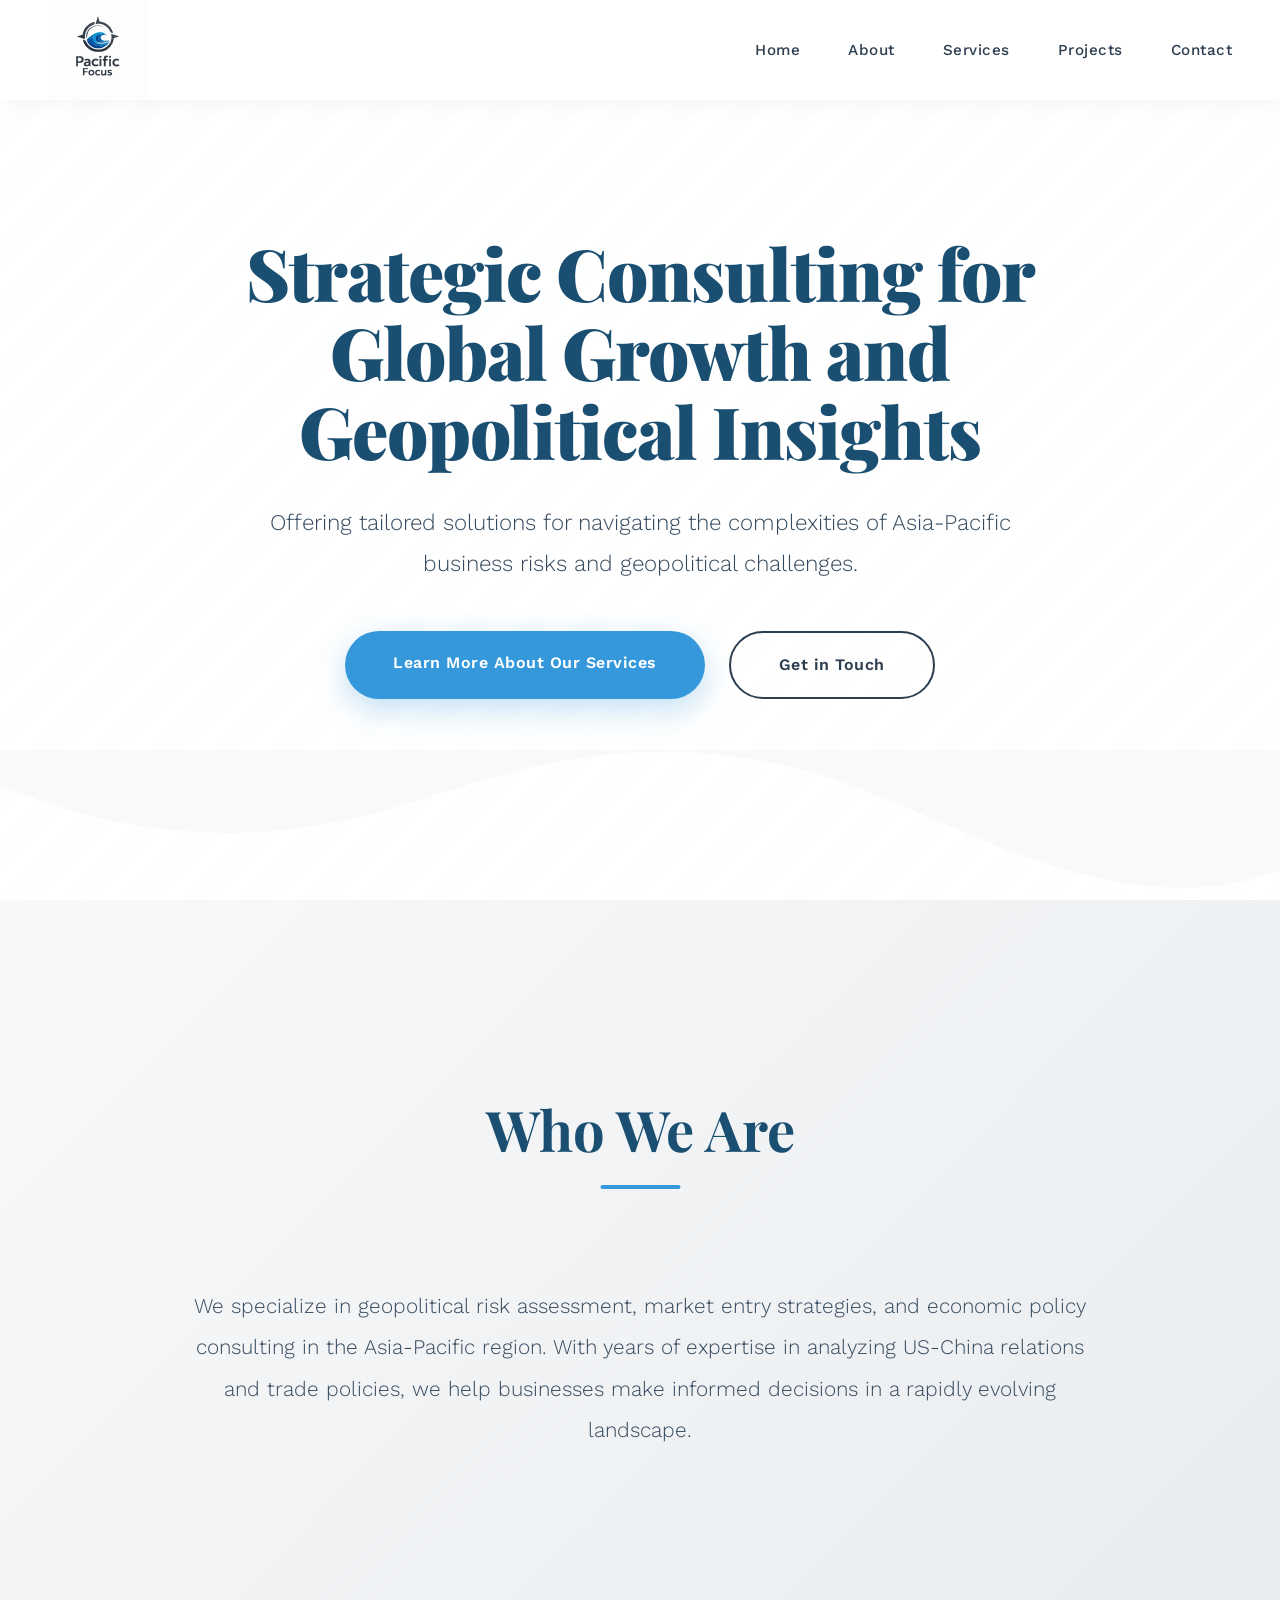
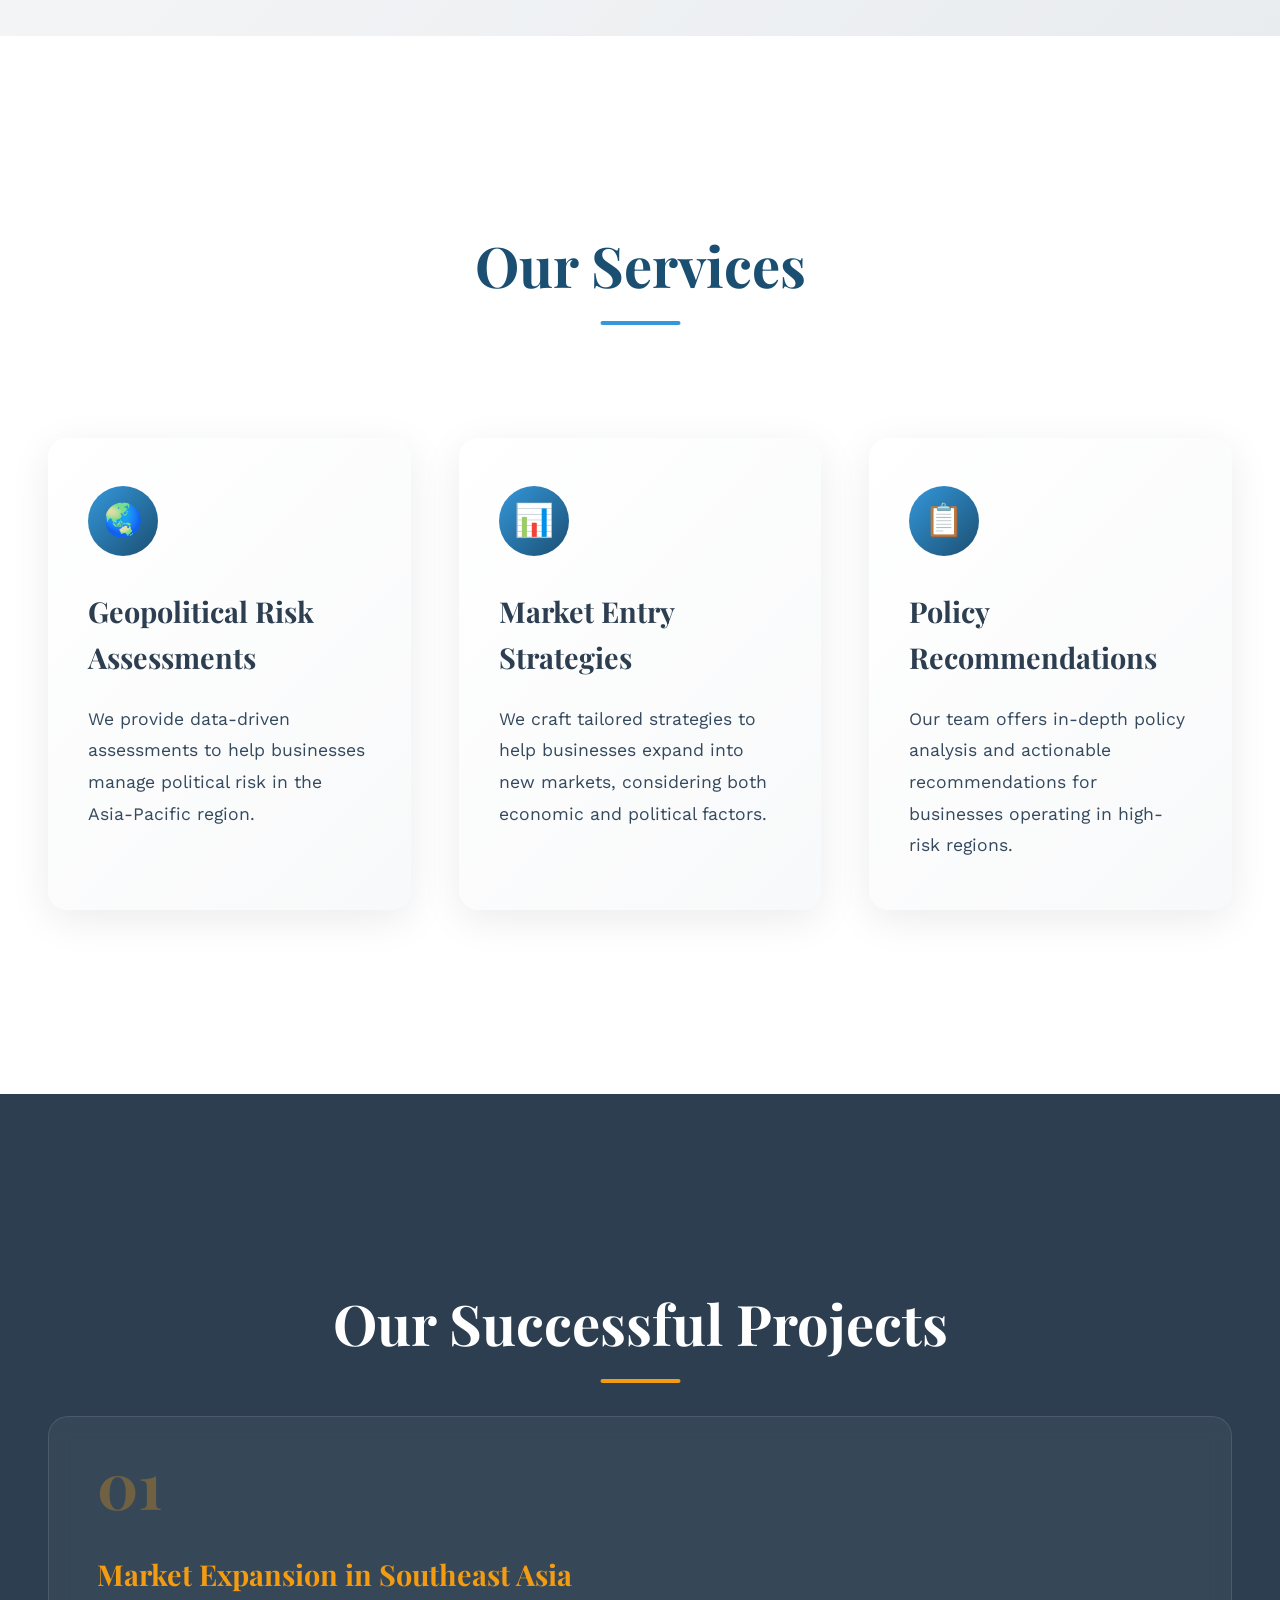
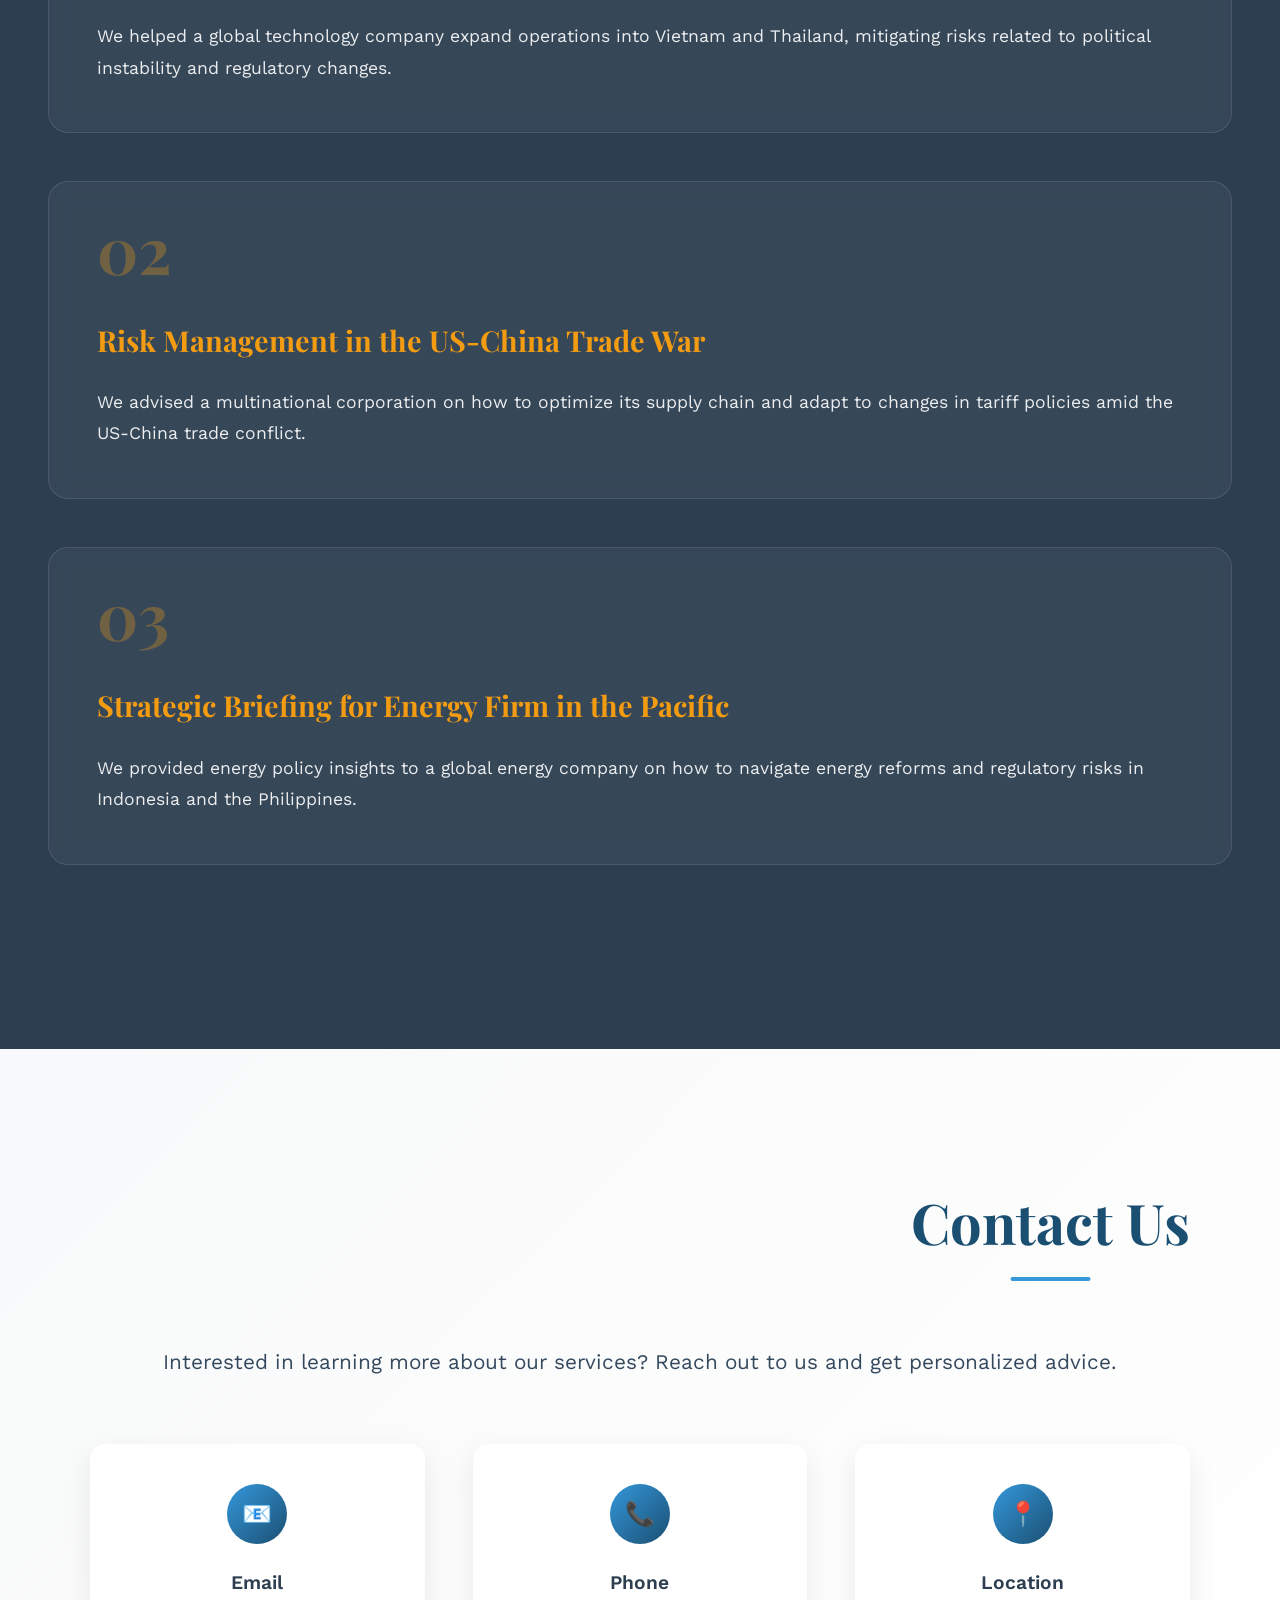
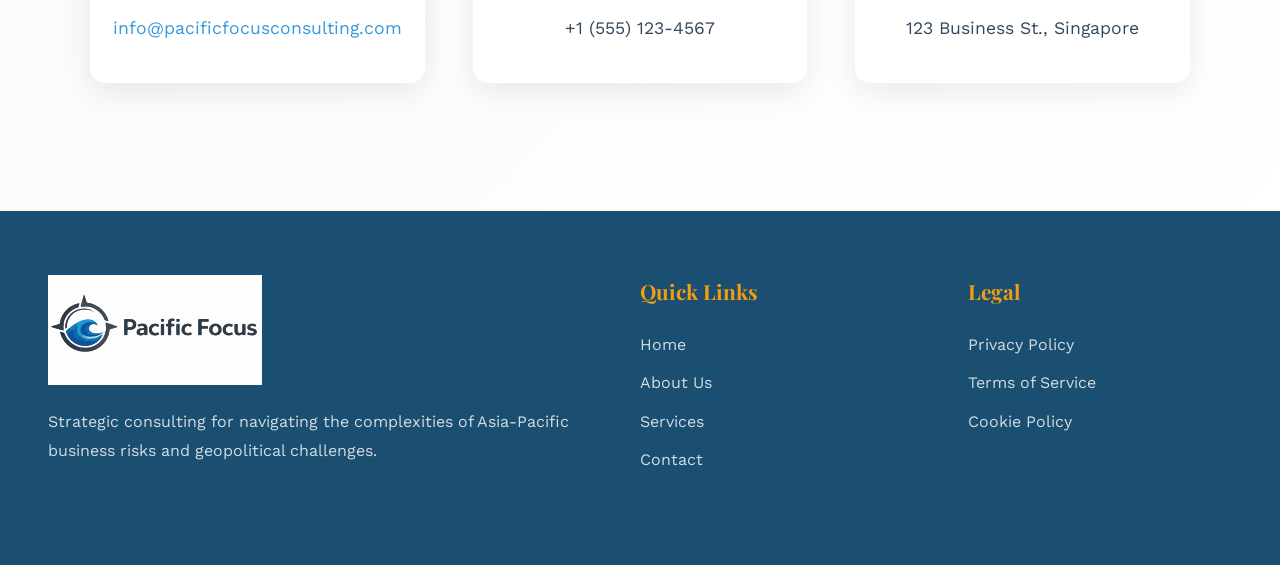
<file: index(1).html>
<!doctype html>
<html lang="en">
	<head>
		<meta charset="UTF-8" />
		<meta name="viewport" content="width=device-width, initial-scale=1.0" />
		<title>Pacific Focus Consulting - Strategic Geopolitical Consulting</title>
		<link
			href="https://fonts.googleapis.com/css2?family=Playfair+Display:wght@400;600;700;900&family=Work+Sans:wght@300;400;500;600&display=swap"
			rel="stylesheet"
		/>
		<style>
			:root {
				--navy: #2c3e50;
				--ocean-blue: #3498db;
				--deep-ocean: #1b4f72;
				--accent-gold: #f39c12;
				--light-gray: #ecf0f1;
				--white: #ffffff;
				--charcoal: #34495e;
			}

			* {
				margin: 0;
				padding: 0;
				box-sizing: border-box;
			}

			body {
				font-family: "Work Sans", sans-serif;
				color: var(--navy);
				line-height: 1.6;
				overflow-x: hidden;
			}

			/* Striped Background Pattern */
			.striped-bg {
				background: linear-gradient(
					135deg,
					var(--light-gray) 25%,
					transparent 25%,
					transparent 50%,
					var(--light-gray) 50%,
					var(--light-gray) 75%,
					transparent 75%,
					transparent
				);
				background-size: 60px 60px;
				position: relative;
			}

			.striped-bg::before {
				content: "";
				position: absolute;
				top: 0;
				left: 0;
				right: 0;
				bottom: 0;
				background: linear-gradient(180deg, rgba(255, 255, 255, 0.9) 0%, rgba(255, 255, 255, 0.95) 100%);
			}

			/* Navigation */
			nav {
				position: fixed;
				top: 0;
				width: 100%;
				background: rgba(255, 255, 255, 0.98);
				backdrop-filter: blur(10px);
				z-index: 1000;
				box-shadow: 0 2px 20px rgba(0, 0, 0, 0.05);
				transition: all 0.3s ease;
			}

			nav.scrolled {
				box-shadow: 0 4px 30px rgba(0, 0, 0, 0.1);
			}

			.nav-container {
				max-width: 1400px;
				margin: 0 auto;
				padding: 0 3rem;
				display: flex;
				justify-content: space-between;
				align-items: center;
			}

			.logo-container {
				display: flex;
				align-items: center;
				gap: 1rem;
				background-color: #ffffff;
			}

			.logo-container img {
				height: 100px;
				transition: transform 0.3s ease;
			}

			.logo-container:hover img {
				transform: scale(1.05);
			}

			.nav-links {
				display: flex;
				list-style: none;
				gap: 3rem;
			}

			.nav-links a {
				text-decoration: none;
				color: var(--navy);
				font-weight: 500;
				position: relative;
				transition: color 0.3s ease;
				font-size: 0.95rem;
				letter-spacing: 0.5px;
			}

			.nav-links a::after {
				content: "";
				position: absolute;
				bottom: -5px;
				left: 0;
				width: 0;
				height: 2px;
				background: var(--ocean-blue);
				transition: width 0.3s ease;
			}

			.nav-links a:hover {
				color: var(--ocean-blue);
			}

			.nav-links a:hover::after {
				width: 100%;
			}

			/* Hero Section */
			.hero {
				min-height: 100vh;
				display: flex;
				align-items: center;
				justify-content: center;
				position: relative;
				padding: 8rem 3rem 6rem;
				overflow: hidden;
			}

			.hero-content {
				max-width: 1000px;
				text-align: center;
				position: relative;
				z-index: 2;
				animation: fadeInUp 1s ease-out;
			}

			@keyframes fadeInUp {
				from {
					opacity: 0;
					transform: translateY(30px);
				}

				to {
					opacity: 1;
					transform: translateY(0);
				}
			}

			.hero h1 {
				font-family: "Playfair Display", serif;
				font-size: 4.5rem;
				font-weight: 900;
				line-height: 1.1;
				margin-bottom: 2rem;
				color: var(--deep-ocean);
				letter-spacing: -1px;
				animation: fadeInUp 1s ease-out 0.2s backwards;
			}

			.hero .subheading {
				font-size: 1.4rem;
				color: var(--charcoal);
				margin-bottom: 3rem;
				font-weight: 300;
				max-width: 800px;
				margin-left: auto;
				margin-right: auto;
				line-height: 1.8;
				animation: fadeInUp 1s ease-out 0.4s backwards;
			}

			.cta-buttons {
				display: flex;
				gap: 1.5rem;
				justify-content: center;
				animation: fadeInUp 1s ease-out 0.6s backwards;
			}

			.btn {
				padding: 1.2rem 3rem;
				border: none;
				border-radius: 50px;
				font-size: 1rem;
				font-weight: 600;
				cursor: pointer;
				transition: all 0.3s ease;
				text-decoration: none;
				display: inline-block;
				letter-spacing: 0.5px;
			}

			.btn-primary {
				background: var(--ocean-blue);
				color: white;
				box-shadow: 0 10px 30px rgba(52, 152, 219, 0.3);
			}

			.btn-primary:hover {
				background: var(--deep-ocean);
				transform: translateY(-3px);
				box-shadow: 0 15px 40px rgba(52, 152, 219, 0.4);
			}

			.btn-secondary {
				background: transparent;
				color: var(--navy);
				border: 2px solid var(--navy);
			}

			.btn-secondary:hover {
				background: var(--navy);
				color: white;
				transform: translateY(-3px);
			}

			/* Wave Decoration */
			.wave-decoration {
				position: absolute;
				bottom: 0;
				left: 0;
				width: 100%;
				overflow: hidden;
				line-height: 0;
			}

			.wave-decoration svg {
				position: relative;
				display: block;
				width: calc(100% + 1.3px);
				height: 150px;
			}

			/* About Section */
			.about {
				padding: 8rem 3rem;
				background: linear-gradient(135deg, #f8f9fa 0%, #e9ecef 100%);
				position: relative;
			}

			.section-container {
				max-width: 1200px;
				margin: 3.5rem auto;
			}

			.section-title {
				font-family: "Playfair Display", serif;
				font-size: 3.5rem;
				font-weight: 700;
				text-align: center;
				margin-bottom: 3rem;
				color: var(--deep-ocean);
				position: relative;
				display: inline-block;
				left: 50%;
				transform: translateX(-50%);
			}

			.section-title::after {
				content: "";
				position: absolute;
				bottom: -15px;
				left: 50%;
				transform: translateX(-50%);
				width: 80px;
				height: 4px;
				background: var(--ocean-blue);
				border-radius: 2px;
			}

			.about-content {
				font-size: 1.3rem;
				line-height: 2;
				text-align: center;
				max-width: 900px;
				margin: 4rem auto 0;
				color: var(--charcoal);
				font-weight: 300;
			}

			/* Services Section */
			.services {
				padding: 8rem 3rem;
				background: var(--white);
			}

			.services-grid {
				display: grid;
				grid-template-columns: repeat(auto-fit, minmax(350px, 1fr));
				gap: 3rem;
				margin-top: 5rem;
			}

			.service-card {
				background: linear-gradient(135deg, #ffffff 0%, #f8f9fa 100%);
				padding: 3rem 2.5rem;
				border-radius: 20px;
				box-shadow: 0 10px 40px rgba(0, 0, 0, 0.08);
				transition: all 0.4s cubic-bezier(0.4, 0, 0.2, 1);
				position: relative;
				overflow: hidden;
			}

			.service-card::before {
				content: "";
				position: absolute;
				top: 0;
				left: 0;
				width: 100%;
				height: 4px;
				background: linear-gradient(90deg, var(--ocean-blue), var(--accent-gold));
				transform: scaleX(0);
				transform-origin: left;
				transition: transform 0.4s ease;
			}

			.service-card:hover::before {
				transform: scaleX(1);
			}

			.service-card:hover {
				transform: translateY(-10px);
				box-shadow: 0 20px 60px rgba(0, 0, 0, 0.15);
			}

			.service-icon {
				width: 70px;
				height: 70px;
				background: linear-gradient(135deg, var(--ocean-blue), var(--deep-ocean));
				border-radius: 50%;
				display: flex;
				align-items: center;
				justify-content: center;
				margin-bottom: 2rem;
				font-size: 2rem;
				color: white;
				transition: all 0.3s ease;
			}

			.service-card:hover .service-icon {
				transform: rotate(360deg) scale(1.1);
			}

			.service-card h3 {
				font-family: "Playfair Display", serif;
				font-size: 1.8rem;
				margin-bottom: 1.5rem;
				color: var(--navy);
			}

			.service-card p {
				color: var(--charcoal);
				font-size: 1.1rem;
				line-height: 1.8;
			}

			.projects {
				padding: 8rem 3rem;
				background: var(--navy);
				color: white;
			}

			.projects .section-title {
				color: white;
			}

			.projects .section-title::after {
				background: var(--accent-gold);
			}

			.projects-grid {
				display: grid;
				gap: 3rem;
			}

			.project-card {
				background: rgba(255, 255, 255, 0.05);
				backdrop-filter: blur(10px);
				border-radius: 20px;
				padding: 3rem;
				padding-top: 1rem;
				border: 1px solid rgba(255, 255, 255, 0.1);
				transition: all 0.4s ease;
				position: relative;
				overflow: hidden;
			}

			.project-card::before {
				content: "";
				position: absolute;
				top: -2px;
				left: -2px;
				right: -2px;
				bottom: -2px;
				background: linear-gradient(135deg, var(--ocean-blue), var(--accent-gold));
				border-radius: 20px;
				opacity: 0;
				transition: opacity 0.4s ease;
				z-index: -1;
			}

			.project-card:hover::before {
				opacity: 1;
			}

			.project-card:hover {
				transform: translateY(-5px);
				background: rgba(255, 255, 255, 0.08);
			}

			.project-number {
				font-family: "Playfair Display", serif;
				font-size: 4rem;
				font-weight: 700;
				color: var(--accent-gold);
				opacity: 0.3;
				margin-bottom: 1rem;
			}

			.project-card h3 {
				font-family: "Playfair Display", serif;
				font-size: 1.8rem;
				margin-bottom: 1.5rem;
				color: var(--accent-gold);
			}

			.project-card p {
				font-size: 1.1rem;
				line-height: 1.8;
				color: rgba(255, 255, 255, 0.9);
			}

			/* Legal Sections */
			.legal {
				padding: 6rem 3rem;
				background: #fdfdfd;
				display: none;
				/* hidden by default, shown when a legal link is clicked */
			}

			.legal .section-container {
				max-width: 1100px;
			}

			.legal-section {
				margin-bottom: 10rem;
			}

			.legal-section:last-of-type {
				margin-bottom: 0;
			}

			.legal-section h3 {
				font-family: "Playfair Display", serif;
				font-size: 1.8rem;
				margin-bottom: 1.5rem;
				color: var(--deep-ocean);
			}

			.legal-section h4 {
				font-size: 1.1rem;
				font-weight: 600;
				margin-bottom: 0.75rem;
				color: var(--navy);
			}

			.legal-section p,
			.legal-section li {
				font-size: 1rem;
				line-height: 1.8;
				color: var(--charcoal);
			}

			.legal-section ul {
				padding-left: 1.2rem;
				margin-bottom: 1.5rem;
			}

			/* Contact Section */
			.contact {
				padding: 8rem 3rem;
				background: linear-gradient(135deg, #f8f9fa 0%, #ffffff 100%);
			}

			.contact-container {
				max-width: 1100px;
				margin: 0 auto;
			}

			.contact-content {
				text-align: center;
				margin-bottom: 4rem;
			}

			.contact-content p {
				font-size: 1.3rem;
				color: var(--charcoal);
				margin-top: 2rem;
			}

			.contact-info {
				display: grid;
				grid-template-columns: repeat(auto-fit, minmax(310px, 1fr));
				gap: 3rem;
				margin-top: 4rem;
			}

			.contact-item {
				text-align: center;
				padding: 2.5rem 0.5rem;
				background: white;
				border-radius: 15px;
				box-shadow: 0 10px 30px rgba(0, 0, 0, 0.08);
				transition: all 0.3s ease;
			}

			.contact-item:hover {
				transform: translateY(-5px);
				box-shadow: 0 15px 40px rgba(0, 0, 0, 0.12);
			}

			.contact-icon {
				width: 60px;
				height: 60px;
				background: linear-gradient(135deg, var(--ocean-blue), var(--deep-ocean));
				border-radius: 50%;
				display: flex;
				align-items: center;
				justify-content: center;
				margin: 0 auto 1.5rem;
				font-size: 1.5rem;
				color: white;
			}

			.contact-item h4 {
				font-size: 1.2rem;
				margin-bottom: 1rem;
				color: var(--navy);
				font-weight: 600;
			}

			.contact-item a {
				color: var(--ocean-blue);
				text-decoration: none;
				font-size: 1.1rem;
				transition: color 0.3s ease;
			}

			.contact-item a:hover {
				color: var(--deep-ocean);
			}

			.contact-item p {
				color: var(--charcoal);
				font-size: 1.1rem;
				margin: 0;
			}

			/* Footer */
			footer {
				background: var(--deep-ocean);
				color: white;
				padding: 4rem 3rem 2rem;
			}

			.footer-container {
				max-width: 1400px;
				margin: 0 auto;
			}

			.footer-content {
				display: grid;
				grid-template-columns: 2fr 1fr 1fr;
				gap: 4rem;
				margin-bottom: 3rem;
			}

			.footer-logo img {
				height: 100px;
				margin-bottom: 1.5rem;
			}

			.footer-logo p {
				color: rgba(255, 255, 255, 0.8);
				line-height: 1.8;
				font-size: 1rem;
				margin-top: 1rem;
			}

			.footer-links h4 {
				font-family: "Playfair Display", serif;
				font-size: 1.3rem;
				margin-bottom: 1.5rem;
				color: var(--accent-gold);
			}

			.footer-links ul {
				list-style: none;
			}

			.footer-links li {
				margin-bottom: 0.8rem;
			}

			.footer-links a {
				color: rgba(255, 255, 255, 0.8);
				text-decoration: none;
				transition: all 0.3s ease;
				font-size: 1rem;
			}

			.footer-links a:hover {
				color: white;
				padding-left: 5px;
			}

			.social-links {
				display: flex;
				gap: 1.5rem;
				margin-top: 2rem;
			}

			.social-links a {
				width: 45px;
				height: 45px;
				background: rgba(255, 255, 255, 0.1);
				border-radius: 50%;
				display: flex;
				align-items: center;
				justify-content: center;
				color: white;
				text-decoration: none;
				transition: all 0.3s ease;
				font-size: 1.2rem;
			}

			.social-links a:hover {
				background: var(--ocean-blue);
				transform: translateY(-3px);
			}

			/* Responsive */
			@media (max-width: 768px) {
				.nav-links {
					gap: 1.5rem;
					font-size: 0.9rem;
				}

				.hero h1 {
					font-size: 2.5rem;
				}

				.hero .subheading {
					font-size: 1.1rem;
				}

				.cta-buttons {
					flex-direction: column;
					gap: 1rem;
				}

				.section-title {
					font-size: 2.5rem;
				}

				.services-grid,
				.projects-grid {
					grid-template-columns: 1fr;
				}

				.footer-content {
					grid-template-columns: 1fr;
					gap: 2rem;
				}

				.nav-container {
					padding: 1rem 1.5rem;
				}

				.hero,
				.about,
				.services,
				.projects,
				.contact {
					padding: 5rem 1.5rem;
				}
			}

			/* Scroll animations */
			.fade-in {
				opacity: 0;
				transform: translateY(30px);
				transition: all 0.8s ease;
			}

			.fade-in.visible {
				opacity: 1;
				transform: translateY(0);
			}
		</style>
	</head>

	<body>
		<!-- Navigation -->
		<nav id="navbar">
			<div class="nav-container">
				<div class="logo-container">
					<!-- <img src="../static/images/logo.png" alt="Pacific Focus Logo"> -->

					<svg width="100" height="100" viewBox="0 0 1024 1024" xmlns="http://www.w3.org/2000/svg" version="1.1">
						<style>
							path {
								fill-opacity: 1;
								stroke: none;
							}
						</style>
						<!-- White background with some padding around the logo -->
						<rect x="132" y="132" width="760" height="760" rx="80" fill="#ffffff" />
						<path
							d="M 410,390L 409.0088,390.9883L 407.0352,392.8906L 405.0439,394.5664L 403,396L 402,396.7656L 400,398.2656L 399,399L 398,400L 397,401L 396,402L 395,403L 395,407L 396,410L 397,413L 397.668,414.333L 399,417L 400.1133,417.0879L 402.3945,417.3418L 404.7813,417.7539L 406,418L 409,418L 410,418L 411,418L 412,418L 413,418L 415,417L 416,416L 417,415L 418,414L 419,413L 420,412L 421,411L 422,410L 422,407L 421.4844,404.0156L 421,401L 420.5898,399.8555L 419.8613,397.457L 419.3438,394.8203L 419,392L 418,389L 417,388L 416,387L 414,387L 413,387.7656L 411,389.2656Z"
							style="fill: rgb(0, 85, 160)"
						/>
						<path
							d="M 503,444L 501.709,443.4824L 499.1367,442.4102L 497.8545,441.8281L 495.3584,440.6572L 493.0723,439.5322L 491,438.4805L 489,437.4102L 488,436.8281L 487,436.2222L 486,435.5952L 485,434.9476L 484,434.277L 483,433.5794L 481.002,432.1218L 479.0215,430.5274L 477.1094,428.7871L 475.3438,426.9235L 474.5488,425.9532L 473.7764,424.9723L 472.2764,422.9957L 470.8877,421L 469.6455,419L 468.5322,417L 468,416L 467.0825,415.1104L 466.3809,414.1426L 465.3879,411.9946L 465.0483,409.4072L 465,408L 464.5,406.7461L 463.5,404.1582L 462.5,401.4121L 462,400L 460.4326,398.2715L 459.8179,397.249L 459.3217,396.1228L 458.9359,394.9098L 458.368,392.3469L 458.1837,389.5789L 458.3514,386.7379L 458.8447,383.9506L 459.584,381.293L 460,380L 460,379L 457,379L 455,380.334L 454,381L 453,381.7656L 451,383.2656L 450,384L 449,384.7656L 447,386.2656L 446,387L 445,387.7656L 443,389.2656L 442,390L 441,391L 439,392.998L 437,394.9785L 435,396.8906L 433,398.6563L 431,400.2461L 430,401L 429,402L 428.5313,404.4844L 428,407L 428,408L 428.334,409.332L 429,412L 430,415L 430.5176,416.2422L 431.5156,418.793L 432.4297,421.4727L 433.25,424.2305L 434,427L 435.334,429L 436,430L 438,432L 439,433L 440,434L 441,435L 442,436L 444,438L 446,439.6072L 448,441.3008L 450,443.1111L 452,445L 454,446.4844L 456,448L 457,448.5703L 459,449.752L 461,451L 462,451.5703L 464,452.752L 466,454L 468,455L 470,456L 472,457L 474,458L 476,459L 478,460L 479.4121,460.5L 482.1582,461.5L 484.7461,462.5L 486,463L 488.668,463.666L 490,464L 493,464L 493,463L 491.3223,461.4629L 490.5327,460.6343L 489.031,458.8569L 488.4166,457.8206L 487.4727,455.5942L 487.3505,454.3916L 487.4387,453.2349L 487.7253,452.1746L 488.6647,450.3157L 490.2828,449.0439L 492.4636,448.3497L 495,448L 496.4688,447.7344L 499.4688,447.2344L 501,447L 504,446L 504,445Z"
							style="fill: rgb(0, 85, 160)"
						/>
						<path d="M 530,495L 509,495L 509,496L 530,496Z" style="fill: rgb(0, 85, 160)" />
						<path
							d="M 521.5859,404.5391L 521.5894,403.376L 521.9185,401.0166L 522.8032,398.5596L 524,396L 524,393L 523.7617,390.9932L 523.9255,388.9805L 524.7371,386.9727L 526.1606,384.9863L 527,384L 527.7344,383L 529.2344,381L 530,380L 530.4688,379L 531.4688,377L 532,376L 533,373L 533,372L 532.7744,370.5488L 532.5811,369.0879L 532.424,367.6057L 532.1796,364.5964L 532.0573,361.5334L 532.0111,358.4988L 532,357L 530,357L 528,358.334L 527,359L 525,361L 524,362L 523,363L 522,364L 521.2314,365L 519.6509,367L 518,369L 517.334,370L 516,372L 515,374L 514,376L 513,379L 512.334,381.668L 512,383L 512,395L 513,397.4688L 514,400L 515,402L 516,404L 517.334,406L 518,407L 519.334,409L 520,410L 521,411L 522,412L 523,413L 524,413L 524,411L 523.4863,409.9883L 523.002,408.9492L 522.1338,406.8027Z"
							style="fill: rgb(0, 85, 160)"
						/>
						<path
							d="M 580.3359,478.1797L 582.8359,476.6797L 584,476L 585,475.2344L 587,473.7344L 588,473L 589,472L 590,471L 590,466L 589,465L 587.1289,463.7344L 585.4531,462.207L 584.0977,460.2656L 583,458L 579,458L 577.5039,458.498L 574.5313,459.4805L 571.6172,460.4102L 568.7813,461.2461L 566,462L 564.6094,462.4219L 561.8945,463.1758L 559.2852,463.7539L 556.5313,464.2656L 553.5313,464.7656L 552,465L 550.5547,465.2461L 547.6055,465.6582L 544.5508,465.9121L 543,466L 540.3125,466.9023L 537.2734,467.5469L 533.7773,467.8691L 529.957,467.9766L 525.9961,467.998L 522,468L 520,468L 520,469L 523.5947,469.3823L 526.832,470.1055L 529.498,471.2607L 531.5801,472.6924L 533.2432,474.2241L 534,475L 536.4121,475.9229L 538.5938,477.1563L 540.4277,478.8838L 542,481L 542.917,481.7324L 544.5898,483.291L 546,485L 548.0059,486.3291L 549,487L 551.4521,487.5479L 553.7852,488.2148L 556,489L 558,489L 559,488L 559.9128,487.1259L 561.8237,485.6101L 562.8901,485.1208L 565.1391,484.4034L 567.5488,484.1016L 570,484L 572,483L 574,481.7744L 576,480.6128L 578,479.5269L 579,479Z"
							style="fill: rgb(0, 85, 160)"
						/>
						<path
							d="M 528,349L 525,350L 522,351L 522,352L 524,354L 525.6484,354.2891L 528.6328,355.0781L 530.9844,356.2891L 532,357L 534,357L 536.0391,356L 538.1797,355L 540.5078,354L 543,353L 543,352L 542,351L 541,350L 539,349L 536.332,348.334L 535,348L 534,348L 532.5313,348.2656L 529.5313,348.7656Z"
							style="fill: rgb(0, 85, 160)"
						/>
						<path
							d="M 590,433L 592.6475,431.8418L 595.313,430.8418L 598,430L 599.333,429.332L 602,428L 604,427L 606,426L 608,425L 609,424L 609.666,423L 611,421L 611,420L 609,420L 606,421L 604.8594,421.4297L 602.4961,422.248L 600,423L 598.5859,423.4297L 597.1816,423.8389L 594.4297,424.6035L 591.8066,425.2451L 589.2656,425.7656L 586.5078,426.2461L 583.4375,426.6563L 580.2383,426.8926L 577,427L 574.0859,427.4297L 571.1289,427.6641L 568.1973,427.5908L 565.377,427.2354L 564,427L 560.127,426.9346L 556.4375,426.7617L 553.0488,426.3857L 549.9453,425.7734L 547,425L 544,425L 542.668,425.334L 540,426L 540,427L 541.334,429L 542,430L 543,431L 545.4336,431.6504L 547.6074,432.6406L 549.4258,434.1348L 551,436L 566,436L 567.166,435.8418L 569.5,435.6836L 571.834,435.8418L 573,436L 580,436L 581.332,435.666L 584,435L 585.4688,434.4688L 588.4688,433.4688Z"
							style="fill: rgb(0, 85, 160)"
						/>
						<path d="M 555,349L 557,348L 557,347L 551,347L 550,348L 550,350L 553,350Z" style="fill: rgb(0, 85, 160)" />
						<path
							d="M 589,358L 588,357L 587,356.334L 585,355L 584,354.334L 582,353L 577,353L 576,354L 575,356L 575,357L 577.5313,357.9688L 580,359L 582.4521,359.5479L 584.7852,360.2148L 587,361L 590,361L 590,360Z"
							style="fill: rgb(0, 85, 160)"
						/>
						<path
							d="M 619.2168,415.6203L 617.9189,418.0976L 615.8555,419.437L 613.5225,420.7124L 611,422L 610,422.6128L 607.9961,423.8062L 605.9609,424.927L 603.8203,425.9807L 601.4922,426.9968L 599,428L 597.7656,428.5156L 595.2109,429.5234L 592.4453,430.5078L 591,431L 591,432L 592,433L 594.0078,434.4688L 596,436L 599,437L 602,437L 604.1758,436L 606.5078,435L 609,434L 611,433L 613,432L 615,431L 615.8926,430.3223L 617.8262,429.0742L 618.9131,428.5371L 620.0442,428.3096L 622.0126,429.0986L 622.5579,431.2266L 621.6417,433.5156L 620.3467,435.8115L 619,438L 618.4185,439L 617.2173,441L 615.9185,443L 614.5015,445L 612.9949,447L 611.4224,449L 609.7556,451L 608,453L 607.1855,454L 606.3524,455L 605.4966,456L 603.7368,457.998L 601.8847,459.9785L 599.9586,461.8906L 597.9882,463.6563L 595.9978,465.2461L 595,466L 594,466.9121L 593,467.7852L 591,469.4453L 589,470.9434L 587,472.3271L 586,473L 584,474.4521L 582,475.7852L 580,477L 578,478.2256L 576,479.3872L 574,480.4731L 573,481L 571.9648,481.623L 569.8203,482.8281L 567.4922,483.9463L 565,485L 563.9102,485.5L 561.6406,486.498L 559.166,487.4805L 556.5059,488.4102L 553.7598,489.2461L 551,490L 549.9648,490.4824L 548.8926,490.9463L 546.6523,491.8262L 544.1934,492.5967L 541.4785,493.2393L 538.5273,493.7637L 537,494L 535.6367,494.248L 532.8594,494.6777L 530,495L 528.4922,495.2461L 525.3125,495.6563L 521.7813,495.8906L 517.9609,495.9766L 514.0391,495.9766L 510.2188,495.8906L 508.4531,495.7734L 505.1113,495.4443L 502.1133,494.9434L 499.3457,494.3271L 498,494L 494.9805,493.5098L 492.0898,492.9551L 489.3438,492.3281L 488,492L 485.0957,491.4521L 482.4297,490.7852L 481.2148,490.3926L 478.5,489.5L 477,489L 474,488L 472.5547,487.5078L 469.8008,486.5273L 468.5625,486.0313L 466.207,485.0273L 464.0508,484.0117L 462,483L 460.7744,482.498L 458.3877,481.4805L 456.146,480.4102L 454.0381,479.2461L 452,478L 451,477.4297L 450,476.8389L 449,476.228L 448,475.5996L 446,474.3096L 444,472.949L 443,472.2281L 441,470.7512L 439,469.2072L 437,467.5779L 435,465.8334L 433,464L 432,463.1855L 430.002,461.5193L 428.0215,459.7621L 426.1094,457.9038L 424.3438,455.9693L 422.7539,453.9938L 422,453L 421.0879,452L 419.3418,450L 417.7539,448L 417,447L 416.2344,446L 414.7344,444L 414,443L 413.2363,442L 411.7607,440L 410.4023,438L 409.1631,436L 408,434L 407.3872,433L 406.1938,431L 405.073,428.9961L 404.0193,426.9609L 403.0032,424.8203L 402.0002,422.4922L 401.5001,421.2461L 400.5703,418.8594L 399.752,416.4961L 399,414L 398.4365,412.6155L 397.9438,411.235L 397.1708,408.5034L 396.9392,405.889L 397.4041,403.5186L 398.5352,401.4919L 400.1251,399.7862L 401,399L 402,398.0879L 404,396.3418L 406,394.7539L 407,394L 409,392.3223L 411,390.752L 412,390L 413,389.2344L 415,387.7344L 416,387L 418,385.3223L 420,383.752L 421,383L 423,381.4902L 425,380.0449L 427,378.6719L 428,378L 429,377.2344L 431,375.7344L 432,375L 434,373.4902L 436,372.0449L 438,370.6719L 439,370L 440,369.1719L 442,367.6025L 444,366.2256L 446,365L 446.999,364.332L 449,363L 451,361.6753L 453,360.3848L 455,359.1616L 457,358L 459.332,356.334L 461.6553,354.8438L 463.9038,353.5801L 465,353L 467.4844,351.4688L 470,350L 472.0039,348.5811L 474.0391,347.2668L 476.1797,346.0923L 478.5078,345.0222L 481,344L 483,343L 485.1758,341.8618L 487.5078,340.8613L 490,340L 492.4688,338.9688L 495,338L 497.7705,336.7559L 500.582,335.6094L 501.9988,335.1094L 504.8201,334.1846L 507.6262,333.4043L 510.4827,332.7607L 513.4688,332.2363L 515,332L 516.3633,331.752L 519.1406,331.3223L 522,331L 523.3506,330.6753L 526.1182,330.063L 529.0732,329.5796L 532.2354,329.3364L 535.4434,329.4092L 538.5137,329.7646L 540,330L 543.3555,330.3223L 546.4961,330.752L 549.5215,331.2744L 552.4785,331.8877L 555.2285,332.6455L 557.7715,333.5322L 559,334L 560.4673,334.5L 563.3481,335.502L 566.0732,336.5195L 567.3235,337.0547L 569.7117,338.1719L 570.8092,338.7778L 571.8762,339.4048L 573.966,340.7L 574.9799,341.3936L 576.9966,342.8429L 578.9997,344.4335L 581,346.1786L 583,348.0444L 583.8828,348.8894L 585.5371,350.5117L 587.1055,352.1719L 587.9023,353.0996L 589.4668,355.0137L 590.2056,356.0088L 590.8206,357.0085L 591.0499,358.15L 590.1638,359.9218L 588.03,360.2532L 586.0059,359.4772L 585,359L 583.752,358.6777L 581.3223,357.9258L 579,357L 569,357L 567.5313,357.2656L 564.5313,357.7656L 563,358L 561.7656,358.2656L 559.2656,358.7656L 558,359L 555,360L 553,361L 551,362.334L 550,363L 549,364L 548,365L 547,366L 546,367L 545,368L 544,369L 543.334,370L 542,372L 541,374L 540,376L 539.6777,378.8594L 539.248,381.6367L 539,383L 539,389L 539.334,390.332L 540,393L 541,396L 542,399L 543,401L 544,402L 545,403L 546,404L 547,405L 548,406L 549,407L 551,408.4844L 553,410L 554.334,410.666L 557,412L 558.2656,412.5L 560.7656,413.5L 562,414L 564.5313,414.9688L 567,416L 568.5313,416.2344L 571.5313,416.7344L 573,417L 607,417L 608.1445,416.5898L 610.543,415.8613L 613.1797,415.3438L 616,415L 618.6758,414.61ZM 714.6592,371.2017L 716.2509,371.465L 717.6784,371.8387L 718.8481,372.5985L 719.5043,373.9643L 719.3413,374.9591L 718.0326,376.4828L 715.5294,377.4355L 712.7773,378.248L 710,379L 708.5859,379.4297L 707.1816,379.8389L 704.4023,380.6172L 701.6816,381.3271L 700.3408,381.6636L 697.668,382.334L 695,383L 693.5859,383.4297L 690.7773,384.248L 688,385L 686.5859,385.4297L 685.1816,385.8389L 682.4023,386.6172L 679.6816,387.3271L 677,388L 674,389L 672,390L 671.6777,392.8594L 671.248,395.6367L 671,397L 670.6777,399.8594L 670.248,402.6367L 669.7656,405.2656L 669.2656,407.7656L 669,409L 668.7256,410.541L 668.4189,412.0645L 667.7332,415.0806L 666.9077,418.0537L 665.9778,421.021L 665,424L 664.2256,426.7734L 663.3867,429.5273L 662.4673,432.2021L 661.4946,434.7549L 661,436L 660.4824,437.4102L 659.4102,440.1387L 658.2461,442.6563L 657,445L 656.4824,446.2256L 655.9463,447.4192L 654.8281,449.7344L 653.6162,451.9102L 652.3271,453.98L 651,456L 650.4297,457L 649.248,459L 648,461L 646.7852,463L 645.4521,465L 644.7261,466L 643.9958,467L 642.5156,469L 641.7578,470L 640.2314,472L 638.6509,474L 637,476L 636.1855,477L 635.3524,478L 634.4966,479L 633.6167,480L 632.7137,481L 631.79,482L 630.8484,483L 629.8922,484L 628.9245,485L 627.9478,486L 625.9808,487.998L 623.9941,489.9785L 621.9985,491.8906L 619.9997,493.6563L 618,495.2461L 617,496L 615,497.6777L 613,499.248L 612,500L 610,501.5098L 609,502.2324L 608,502.9365L 606,504.3105L 604,505.6138L 602,506.8384L 600,508L 599,508.624L 597,509.8389L 595,511L 594,511.6128L 591.9961,512.8062L 589.9609,513.927L 587.8203,514.9807L 585.4922,515.9968L 583,517L 580.8438,518.0313L 578.5078,519.0391L 577.2539,519.5195L 574.8594,520.4297L 572.4961,521.248L 570,522L 567,523L 564,524L 562.8594,524.4297L 561.6777,524.8389L 559.2344,525.6172L 557.9443,525.9722L 555.3564,526.6509L 552.7949,527.2529L 550.2656,527.7656L 549,528L 547.582,528.4102L 544.7461,529.1387L 541.8906,529.6563L 539,530L 537.4961,530.248L 534.3555,530.6777L 531,531L 529.4922,531.2461L 527.9023,531.4512L 524.5508,531.7715L 520.9121,531.9131L 517.1953,531.8789L 513.6855,531.6553L 510.5078,531.2461L 509,531L 505.2148,530.8926L 501.6875,530.6563L 498.5078,530.2461L 497,530L 495.3223,529.8389L 492.0879,529.4561L 489.1113,528.9443L 486.3457,528.3271L 485,528L 483.4688,527.7637L 480.4824,527.2393L 477.625,526.5977L 474.8184,525.8369L 472,525L 470.7109,524.7461L 468.1563,524.1563L 465.6563,523.3906L 463.2109,522.4805L 462,522L 460.752,521.6777L 458.3223,520.9258L 456,520L 453.4688,519.0313L 451,518L 449.709,517.4824L 447.1367,516.4102L 445.8545,515.8281L 443.3584,514.6553L 441.0723,513.5146L 439,512.4102L 437,511.2461L 435,510L 434,509.4824L 432,508.4102L 431,507.8281L 429,506.6162L 427,505.3271L 425,504L 423,502.7852L 421,501.4521L 420,500.7261L 419,499.9958L 417,498.5156L 415,496.9958L 413,495.4224L 411,493.7556L 409,492L 408,491.1855L 407,490.3524L 406,489.4966L 405,488.6167L 404,487.7137L 403,486.79L 402,485.8484L 401,484.8922L 399.002,482.9567L 397.0215,480.9854L 395.1094,478.9959L 393.3438,476.9991L 391.7539,474.9999L 391,474L 390.0879,473L 388.3418,471L 386.7539,469L 386,468L 384.4902,466L 383.0449,464L 382.3584,463L 381.002,461L 379.666,459L 379,458L 378.3376,457L 377.0305,455L 376.4048,454L 375.1963,452L 374.6347,451L 373.5462,449L 372.5112,447L 371.5016,445L 371,444L 370.377,442.9648L 369.1719,440.8203L 368.0537,438.4922L 367,436L 365.8418,433.3525L 364.8418,430.687L 364,428L 363.5703,426.8594L 362.752,424.4961L 362,422L 361,419.5313L 360.0381,417.0762L 359.6245,415.8994L 359.2976,414.7432L 359.1533,413.5903L 359.3458,411.4143L 360.5343,409.8225L 362.5111,409.2759L 364.8181,409.6489L 366,410L 367.2891,410.2539L 369.8438,410.8438L 372.3438,411.6094L 374.7891,412.5195L 376,413L 377.3701,413.4961L 379.9258,414.542L 380.9805,415.1567L 382.8579,416.5513L 384.3618,418.335L 385.665,420.5713L 386.8662,423.187L 388,426L 388.668,427.333L 390,430L 390.668,431.333L 392,434L 393,436L 394,438L 395.3247,440L 396.6152,442L 397.8384,444L 399,446L 400.334,448L 401,449L 401.7656,450L 403.2656,452L 404,453L 405.6777,455L 407.248,457L 408,458L 409.8926,460L 411.6563,462L 413.2461,464L 414,465L 415,466L 416,467L 417,468L 418,469L 419,469.8036L 421,471.4545L 423,473.2096L 425,475.0726L 427,477L 428,477.7686L 430,479.3491L 432,481L 434,482.4844L 436,484L 437,484.5703L 439,485.752L 441,487L 442,487.5703L 444,488.752L 446,490L 448,491L 450,492L 452,493L 453.334,493.666L 456,495L 458,496L 460.4521,497L 462.7852,498L 465,499L 466.2656,499.5L 468.7656,500.5L 470,501L 473,502L 476,503L 477.2656,503.2344L 479.7656,503.7344L 481,504L 484.0195,504.4902L 486.9102,505.0449L 489.6563,505.6719L 491,506L 492.5313,506.2344L 495.5313,506.7344L 497,507L 538,507L 539.4688,506.7344L 542.4688,506.2344L 544,506L 545.2344,505.7344L 547.7344,505.2344L 549,505L 550.332,504.666L 553,504L 554.1406,503.5703L 555.3223,503.1611L 557.7656,502.3828L 560.3457,501.6729L 563,501L 565.1758,500L 567.5078,499L 570,498L 571.333,497.332L 574,496L 576,495L 578,494L 580,493L 582,492L 584,491L 586,490L 587,489.376L 589,488.1611L 591,487L 593,485.666L 594,485L 595,484.2344L 597,482.7344L 598,482L 599,481.2344L 601,479.7344L 602,479L 604,477.4072L 606,476.0098L 608,474.8994L 610,474L 611,473L 611.8036,471.8036L 613.4545,469.4545L 615.2096,467.2096L 617.0726,465.0726L 619,463L 620.5776,461L 622.2444,459L 624,457L 624.7739,456.0879L 626.3813,454.3418L 628.1074,452.7539L 629,452L 630.332,449.999L 631,449L 632.1514,446.1826L 632.7319,444.8569L 633.3032,443.6001L 634.4209,441.2158L 635.4988,439.0496L 636.5874,437.0054L 637.1707,436.0027L 638.3975,433.9844L 639.7549,431.9531L 641.2344,429.9688L 642,429L 643,427L 643.1406,425.5703L 643.5059,422.752L 644.0332,420.0137L 644.6748,417.3184L 645.3828,414.5977L 646.1611,411.8184L 647,409L 647.666,406.332L 648,405L 648.666,402.332L 649,401L 649,360L 648.7559,358.543L 648.5696,357.1272L 648.4072,354.4482L 648.6283,353.3348L 649.3964,352.0295L 650.3225,351.226L 652.4712,350.3245L 653.7911,350.3931L 656.5629,350.7885L 658.0352,351.1776L 661.0038,352.0382L 662.5019,352.5217L 665.5,353.5028L 667,354.0015L 670,355.0001L 671.5,355.5L 674.5,356.5L 676,357L 679,358L 682,359L 685,360L 688,361L 691,362L 692.3428,362.3872L 694.9785,363.1938L 697.4771,364.073L 699.8008,365.019L 702,366L 704.752,366.7959L 707.418,367.7227L 709.8584,368.8765L 712.001,370.2593L 713,371ZM 512.3197,175.8751L 514.3711,178.1873L 515.248,180.5039L 516,183L 516.4297,184.4141L 516.8389,185.8184L 517.6172,188.5977L 517.9722,189.958L 518.6509,192.6299L 519.2529,195.2051L 519.7656,197.7344L 520,199L 520.4805,200.2109L 521.3906,202.6563L 522.1563,205.1563L 522.7461,207.7109L 523,209L 523.4824,210.2266L 524.4102,212.7266L 525.2461,215.3262L 526,218L 527,221L 528.2656,221.2344L 530.7656,221.7344L 532,222L 533.6777,222.1611L 536.9121,222.5439L 539.8887,223.0557L 541.2715,223.3643L 543.9951,224.0024L 546.668,224.666L 548,225L 549.3408,225.3364L 552.043,226.0283L 553.4224,226.4031L 556.2192,227.1956L 557.6553,227.6343L 560.5576,228.5461L 563.4951,229.5112L 566.3936,230.5017L 569.1565,231.5001L 571.7461,232.5L 573,233L 574.4102,233.5176L 577.1387,234.5898L 579.6563,235.7539L 582,237L 584.0371,238.0195L 586.2061,239.1182L 588.5156,240.3398L 590.8115,241.6533L 593,243L 594,243.5703L 595,244.1611L 597,245.3828L 599,246.6729L 600,247.3364L 602,248.666L 603,249.3342L 605,250.6836L 607,252.0852L 609,253.5952L 611,255.2461L 613,257L 615,258.6072L 617,260.3017L 619,262.1175L 621,264.0278L 622,265L 623.8926,266.5808L 625.6563,268.2634L 627.2461,270.0698L 628,271L 629.8926,273L 631.6563,275L 633.2461,277L 634,278L 635.6777,280L 637.248,282L 638,283L 639.5098,285L 640.9551,287L 641.6416,288L 642.998,290L 644.334,292L 645,293L 645.6699,294.0049L 647.0146,296.0449L 648.3623,298.1934L 649.0278,299.3574L 650.3096,301.6948L 650.8862,302.8145L 651.9814,304.967L 653,307L 653.6128,308.0039L 654.8062,310.0391L 655.927,312.1797L 656.981,314.5078L 658,317L 658.623,318.3872L 659.8281,321.1938L 660.3867,322.6334L 661.4653,325.5422L 661.968,327.0092L 662.8894,329.9059L 663.1736,331.263L 663.178,332.5831L 662.8755,333.7351L 661.7055,335.5183L 660.6449,335.8367L 658.2427,335.9782L 656.8428,335.6816L 655.405,335.3079L 653.9442,334.8833L 651.0051,333.9555L 649.5542,333.4111L 646.7557,332.2038L 644.2505,330.6913L 642.1616,328.7734L 640.4966,326.4463L 639.1597,323.8057L 638,321L 637,319L 636,317L 635,315L 634,313L 633.376,312L 632.1611,310L 631,308L 630.376,307L 629.1611,305L 628,303L 626.666,301L 626,300L 625.2344,299L 623.7344,297L 623,296L 621.3223,294L 619.752,292L 619,291L 618.0879,290L 616.3418,288L 614.7539,286L 614,285L 613,284L 612,283L 611,282L 610,281L 609,280L 608,279.1964L 606,277.5455L 604,275.7904L 602,273.9274L 600,272L 599,271.2314L 597,269.6509L 595,268L 594,267.334L 592,266L 591,265.334L 589,264L 588,263.4297L 586,262.248L 584,261L 583,260.4297L 581,259.248L 579,258L 577,257L 575,256L 573,255L 571,254L 569.5898,253.4824L 566.8613,252.4102L 564.3438,251.2461L 562,250L 559.2051,249.2256L 556.3643,248.3872L 553.4639,247.4731L 552,247L 550.6113,246.624L 547.8184,245.8389L 545,245L 543.7344,244.7656L 541.2344,244.2656L 540,244L 537.1406,243.6777L 534.3633,243.248L 533,243L 506,243L 504.4961,243.248L 501.3555,243.6777L 499.6777,243.8389L 496.6895,244.082L 495.4482,244.0181L 493.2192,243.5225L 491.6919,242.2407L 491.1006,240.2246L 491.3296,237.7227L 491.6648,236.3613L 492.0209,234.9854L 492.7744,232.2051L 493.6128,229.3643L 494.5269,226.4639L 495,225L 495.3364,223.6592L 496.0283,220.959L 496.7778,218.2197L 497.6133,215.4727L 498.5327,212.7979L 499.5054,210.2451L 500,209L 500.2676,207.7051L 500.8711,205.0742L 501.6289,202.332L 502.5254,199.4629L 503,198L 503.376,196.6113L 504.1611,193.8184L 505,191L 505.7744,188.2051L 506.6128,185.3643L 507.5269,182.4639L 508,181L 508.3619,179.6726L 508.8023,178.3998L 509.4,177.2955L 510.3595,176.4842ZM 400.7686,266.9297L 401.5676,265.8997L 402.4044,264.8981L 404.1539,262.9269L 406.0377,260.994L 408.0044,259.1052L 410,257.3438L 412,255.7539L 413,255L 415,253.4902L 417,252.0449L 418,251.3584L 419,250.6802L 420,250.0076L 422,248.6758L 424,247.3848L 426,246.1616L 428,245L 429,244.376L 431,243.1611L 433,242L 435.0205,240.7603L 437.1377,239.5342L 439.4316,238.3169L 441.8848,237.1362L 444.4229,236.0352L 447,235L 448.2344,234.4844L 450.7891,233.4766L 453.5547,232.4922L 455,232L 456.2744,231.5L 458.8838,230.502L 461.6147,229.5195L 464.4214,228.5898L 465.8232,228.1719L 468.5991,227.3838L 469.9589,227.0283L 471.2988,226.6951L 472.6101,226.4248L 475.114,226.1298L 477.2006,226.837L 477.7917,227.8461L 478.4114,230.1613L 478.2681,231.4988L 477.7511,234.2381L 477.3367,235.6655L 476.4515,238.5603L 475.9702,240.0385L 474.9974,242.9707L 473.9854,245.7203L 472.7988,248.0021L 471.2051,249.6152L 469.1387,250.6211L 468,251L 466.9648,251.4824L 464.8203,252.4102L 462.4922,253.2461L 460,254L 458.624,254.6367L 455.8389,255.8594L 453,257L 451,258L 449,259L 447,260L 444.8115,261.3594L 442.4785,262.6934L 440,264L 438,265.334L 437,266L 435,267.334L 434,268L 432,269.334L 431,270L 430,270.7656L 428,272.2656L 427,273L 425,274.6777L 423,276.248L 422,277L 421,277.9805L 419,279.8906L 417,281.6563L 415,283.2461L 414,284L 413,285L 411.3928,287L 409.6992,289L 407.8889,291L 406,293L 404.5156,295L 403,297L 401.5156,299L 400,301L 399.334,302L 398,304L 397.334,305L 396,307L 395.4297,308L 394.248,310L 393,312L 392.4121,313.2461L 391.1582,315.6582L 389.7461,317.9121L 389,319L 388.4297,320.4297L 387.248,323.248L 386,326L 385.3047,328.4561L 384.4707,330.7832L 383.5049,332.9512L 383,334L 382.7656,335.2656L 382.2656,337.7656L 382,339L 381.7656,340.2656L 381.2656,342.7656L 381,344L 380.7656,345.2656L 380.2656,347.7656L 380,349L 379.7656,350.5313L 379.2656,353.5313L 379,355L 378.9121,356.8242L 378.6582,360.3164L 378.2461,363.4922L 378,365L 378,375L 378.2461,376.5078L 378.6563,379.6875L 378.8906,383.2188L 378.9346,385.1309L 378.9546,387.0479L 378.9282,388.9019L 378.7021,392.3374L 377.97,394.9727L 376.5308,396.4517L 374.4946,396.791L 372.1826,396.3525L 371,396L 368.3184,395.3271L 365.5977,394.6172L 362.8184,393.8389L 360,393L 357.2051,392.2256L 354.3643,391.3872L 351.4639,390.4731L 350,390L 347.3125,389.2256L 344.708,388.3872L 342.2178,387.4731L 341,387L 339.7109,386.7461L 337.1563,386.1563L 334.6563,385.3906L 332.2109,384.4805L 331,384L 329.5488,383.7256L 326.7754,383.1123L 324.291,382.3545L 322.0645,381.4678L 321,381L 318.5479,380.4521L 316.2148,379.7852L 314,379L 312.7026,378.7095L 311.4077,378.3784L 310.1435,377.983L 307.7827,377.0235L 306.9131,376.2512L 306.3846,375.3618L 306.4522,374.2689L 307.3626,372.2059L 309.3185,370.661L 311.6599,369.6354L 314.155,368.8463L 316.7109,368.2539L 318,368L 321,367L 322.25,366.502L 324.8125,365.5195L 327.4922,364.5898L 330.2402,363.7539L 333,363L 336,362L 339,361L 340.1758,360.5879L 342.6836,359.8418L 345.5078,359.2539L 347,359L 350,358L 352.4688,357L 355,356L 356,355L 356.666,352.332L 357,351L 357.1719,349.5547L 357.6025,346.6816L 358.2256,343.8359L 359,341L 359.2363,339.4688L 359.4985,337.9756L 360.082,335.0527L 360.7886,332.2119L 361.2012,330.7881L 362.0647,327.9341L 362.9866,325.1313L 363.9631,322.4888L 365,320L 365.5,318.7344L 366.5,316.2344L 367,315L 367.5,313.6133L 368.502,310.9204L 369.5195,308.4263L 370.0547,307.2893L 371.1719,305.0957L 372.3838,303.0227L 373.6729,301.0034L 375,299L 375.5703,298L 376.1611,297L 377.3828,295L 378.6729,293L 380,291L 381.2148,289L 381.8813,288L 383.2754,286L 384.77,284L 386.3491,282L 388,280L 389.5776,278L 391.2444,276L 392.1222,275L 393.7904,273.1074L 395.4221,271.4512L 397.1666,270.0977L 399,269L 400,268ZM 713,619L 710,618L 694,618L 692,619L 690,620L 688,621.334L 687,622L 686,623L 685,624L 684,625L 682.5156,627L 681,629L 680.334,631.668L 680,633L 680,648L 681,651L 682,653L 683,655L 684,656L 685,657L 686,658L 687,659L 688,660L 690,661L 691.334,661.666L 694,663L 710,663L 713,662L 714,661.5L 715.0039,661.0022L 716.0239,660.5352L 718.103,659.7574L 719.1575,659.619L 721.1982,659.7319L 723.0203,660.6214L 723.7821,661.384L 724.4825,662.2329L 725.1249,663.139L 725.6947,664.0955L 726.1629,665.0984L 726.8295,667.1674L 726.8394,668.2148L 726.4796,670.2102L 725.9474,671.0695L 724.6183,672.6206L 723.7381,673.2527L 721.831,674.4281L 719.6547,675.4664L 717.2506,676.4083L 715.9612,676.8271L 713.3681,677.6025L 710.7979,678.2451L 708.2539,678.7637L 705.6563,679.1563L 703,679.3164L 700.332,679.1582L 699,679L 695.9453,678.7734L 693.0469,678.3867L 690.4141,677.7734L 688,677L 685.5439,676.3047L 684.3804,675.8867L 683.2583,675.4321L 681.0837,674.4583L 679.0173,673.3516L 677.0017,672.0803L 675,670.6123L 673.0703,669.0381L 672.1963,668.2505L 671.3613,667.4419L 669.7432,665.7539L 668.2012,663.8884L 666.7212,661.7979L 665.3379,659.502L 664.1016,657.1084L 663.0859,654.7012L 662.7041,653.4746L 662.3623,652.2446L 661.7446,649.7729L 661.4895,648.5193L 661.2506,647.285L 660.8477,644.8594L 660.6836,642.5L 660.8418,640.166L 661,639L 661.3242,635.6484L 661.7803,632.5605L 662.0923,631.1846L 662.4407,629.8696L 663.21,627.3232L 664.134,624.8872L 665.2422,622.5059L 665.8951,621.3611L 666.5869,620.2495L 668.0363,618.0878L 669.6083,616.0403L 670.4547,615.0758L 672.2096,613.2275L 674.0764,611.5557L 675.0485,610.8062L 677.0161,609.3701L 679.0411,608.0513L 681.1799,606.8672L 683.5078,605.8613L 686,605L 687.1406,604.5703L 689.5039,603.752L 690.752,603.376L 692.083,602.9849L 694.8145,602.248L 697.5742,601.7236L 700.2285,601.5811L 702.7617,601.8086L 704,602L 705.4316,602.1621L 708.2588,602.5522L 709.6362,602.8225L 712.355,603.4412L 713.6699,603.8215L 716.231,604.6377L 718.6333,605.5483L 719.7488,606.0396L 720.8275,606.5523L 722.8957,607.6465L 724.6929,608.9504L 725.9514,610.597L 726.3827,612.5996L 726.1699,613.6948L 725.8193,614.7817L 725.3691,615.8426L 724.306,617.8733L 723.6218,618.7461L 722.8615,619.4885L 721.1937,620.6598L 719.2686,621.1438L 717.193,620.913L 715.0862,620.1116ZM 626,726L 625,727L 624,728L 623,729L 623,734L 624,735L 625,736L 628,737L 630.668,737.666L 632,738L 634.9043,738.5479L 637.5703,739.2148L 640,740L 641.228,740.3486L 642.4238,740.7363L 643.5828,741.1685L 644.7059,741.6481L 645.7975,742.1793L 647.9257,743.3569L 648.9345,744.0771L 650.8765,745.6794L 651.7441,746.6477L 653.3156,748.7443L 654.5019,751.1197L 654.8535,752.395L 655.0688,753.6835L 655.1454,754.9739L 655.0836,756.2577L 654.8872,757.5281L 654.239,760.0283L 653.1186,762.4154L 652.3702,763.5143L 650.7402,765.5777L 648.8759,767.3512L 647.8372,768.0836L 645.6357,769.4096L 643.1835,770.4965L 640.5213,771.4051L 637.7422,772.1172L 634.9219,772.5254L 632.1133,772.5449L 629.3594,772.2266L 628,772L 626.3223,771.8369L 623.0918,771.4346L 621.6191,771.1357L 618.8281,770.4238L 617.5806,769.9709L 616.3979,769.4893L 614.1692,768.4542L 613.2316,767.8229L 612.4481,767.0916L 611.8557,766.2596L 611.0972,764.4369L 611.3992,763.0042L 611.9894,761.8866L 613.6008,760.2159L 615.7317,759.6563L 617.8951,760.0603L 620,761L 622.668,761.666L 624,762L 639,762L 640,761L 641,760L 642,759L 642,754L 641,753L 640,752L 639,751L 636,750L 633.332,749.334L 632,749L 629.5479,748.4521L 627.2148,747.7852L 626.1074,747.3926L 624.8604,746.9453L 623.5636,746.4668L 622.2668,745.9639L 619.7277,744.9043L 618.543,744.3074L 617.4204,743.6621L 615.3105,742.2629L 613.4996,740.623L 612.053,738.6905L 611.5472,737.5557L 610.7787,735.1345L 610.639,733.8151L 610.6166,732.4923L 610.7041,731.1893L 611.0857,728.6553L 611.8586,726.3075L 612.9927,724.2029L 614.4858,722.3567L 615.4221,721.556L 617.4854,720.0604L 619.8948,718.7697L 622.564,717.6934L 625.426,716.8623L 626.9384,716.5591L 628.4139,716.2908L 631.2767,715.853L 634,715.6836L 636.7227,715.8545L 639.5781,716.3047L 641.0376,716.6409L 642.4612,717.0353L 643.829,717.4813L 645.1242,717.9752L 647.5312,719.0664L 648.5017,719.7312L 649.2821,720.5318L 649.8347,721.457L 650.141,722.4468L 650.1151,723.5197L 649.787,724.5359L 648.6298,726.239L 646.6594,727.0821L 644.1885,727.012L 641.4295,726.3928L 640,726ZM 595,571L 597.9141,570.5703L 599.3926,570.4531L 602.3369,570.3745L 605.1924,570.6216L 607.8174,571.2368L 608.918,571.7939L 610.8013,573.2644L 611.9912,575.4766L 612.4082,578.2881L 612.1914,579.7402L 611.2856,582.376L 609.4736,584.2847L 606.9722,585.2822L 604.1719,585.5L 601.375,585.2227L 600,585L 598,585L 596,586L 594,587L 593,588L 592,590L 592,603L 595.2461,603.002L 598.9551,603.0234L 602.7539,603.1367L 606.1367,603.5195L 607.4648,603.9863L 609.668,605.3262L 610.9902,607.4902L 611.5352,610.3086L 611.4004,613.2822L 610.5342,615.8174L 608.792,617.5488L 606.1367,618.4805L 602.7539,618.8633L 598.9551,618.9766L 595.2461,618.998L 592,619L 592,658L 591.9961,661.9961L 591.9531,665.9531L 591.7344,669.7344L 591.0469,673.0469L 589.5391,675.5391L 587.0508,677.043L 583.7813,677.6875L 580.2188,677.6875L 576.9492,677.043L 574.4609,675.5391L 572.9531,673.0469L 572.2656,669.7344L 572.0469,665.9531L 572.0039,661.9961L 572,658L 572,619L 570.3555,618.957L 567.0469,618.7344L 563.9219,618.0547L 561.4629,616.6055L 559.9766,614.3184L 559.4023,611.4805L 559.5664,608.5898L 560.457,606.1406L 562.207,604.4453L 564.8633,603.5195L 568.2422,603.1348L 572,603L 572.1074,599.7617L 572.3438,596.5625L 572.7539,593.4922L 573,592L 573.2036,590.5684L 573.4557,589.1555L 573.7686,587.7706L 574.1479,586.4222L 574.5953,585.1168L 575.6249,582.6005L 576.9172,580.2863L 577.6833,579.2435L 579.3193,577.2856L 581.1578,575.5904L 582.1856,574.8782L 584.3639,573.5894L 586.775,572.5718L 589.3812,571.8252L 592.1406,571.3301ZM 563.166,772.1582L 560.5488,771.7236L 559.1621,771.4082L 556.5356,770.6794L 554.2061,769.7388L 553.1802,769.1614L 551.2544,767.905L 549.5808,766.4171L 548.1643,764.6151L 546.9971,762.4419L 546.4985,761.2209L 545.5195,758.7695L 544.6113,756.2305L 543.8652,753.457L 543.3652,750.3184L 543.1113,746.7832L 543.0215,742.957L 543.002,738.9961L 543.001,736.998L 543.002,733.0039L 543.0234,729.0449L 543.1367,725.2461L 543.5195,721.8633L 543.9863,720.5352L 545.3262,718.334L 547.4883,717.0332L 550.2891,716.5938L 553.1924,717.0332L 555.5635,718.4736L 557.0488,720.9541L 557.7344,724.2656L 557.9531,728.0469L 557.9961,732.0039L 558,736L 558,756L 559,757L 560,758L 561,759L 562,760L 564,761L 573,761L 576,760L 578,758.666L 579,758L 580,757L 580.666,756L 582,754L 582,737L 582.002,733.0039L 582.0234,729.0449L 582.1367,725.2461L 582.5195,721.8633L 582.9863,720.5352L 584.3262,718.334L 586.4883,717.0332L 589.2891,716.5938L 592.1924,717.0332L 594.5635,718.4736L 596.0488,720.9541L 596.7344,724.2656L 596.9531,728.0469L 596.9961,732.0039L 597,736L 597,752L 596.9961,755.9961L 596.9531,759.9531L 596.7344,763.7344L 596.3906,765.3906L 595.2969,768.2891L 593.3398,770.2461L 590.6563,771.1289L 587.7969,770.9297L 585.4316,769.6973L 583.9043,767.5996L 583,765L 582,765L 581,765.8281L 579,767.3975L 576.9863,768.7725L 574.9023,769.9492L 572.6641,770.9238L 570.2754,771.6602L 567.8613,772.1406L 565.5,772.3164L 562.4404,772.02ZM 527.3714,768.8995L 526.2188,769.4293L 525.0556,769.9192L 523.875,770.3729L 521.4643,771.2092L 518.9463,771.8853L 516.3467,772.3267L 513.7539,772.4297L 511.2363,772.1924L 510,772L 506.7695,771.6104L 505.2798,771.3352L 502.4482,770.6602L 499.8618,769.7375L 497.4448,768.6033L 495.1934,767.3267L 493.1519,765.949L 492.2502,765.203L 491.3954,764.4167L 490.574,763.587L 488.984,761.8434L 487.4995,759.9408L 486.1711,757.8862L 485.1035,755.6563L 484.3242,753.2461L 484,752L 483.5684,750.7656L 482.8848,748.2656L 482.6348,745.7344L 482.8184,743.2344L 483,742L 483.3896,739.1387L 483.9399,736.3604L 484.3408,735.0493L 484.8063,733.7893L 485.3316,732.5797L 485.9128,731.4164L 487.1814,729.1715L 488.6533,727.0751L 490.3092,725.1216L 491.2136,724.2336L 492.1484,723.3882L 494.086,721.7735L 495.1381,721.0471L 497.3574,719.6948L 499.819,718.5491L 502.5137,717.6016L 505.4023,716.8408L 508.4453,716.2539L 511.166,715.8418L 512.333,715.7627L 514.6895,715.7773L 515.9097,715.9468L 518.415,716.4019L 519.7239,716.7197L 521.0427,717.0691L 522.356,717.4547L 524.9323,718.3173L 527.3018,719.4149L 528.2488,720.1324L 528.998,720.9435L 529.5284,721.8345L 530.0208,724.7428L 529.3855,726.66L 528.0503,728.1676L 526.2125,728.9011L 524.131,728.7471L 522,728L 520.7344,727.7656L 518.2344,727.2656L 517,727L 511,727L 509.7656,727.2656L 507.2656,727.7656L 506,728L 504,729L 502,730L 501,731L 500,732L 498.5156,734L 497,736L 496.7656,737.2656L 496.2656,739.7656L 496,741L 496,749L 496.668,750.333L 498,753L 499,755L 500,756L 501,757L 502,758L 503,759L 505,760L 508,761L 519,761L 522,760L 523.1008,759.6871L 525.323,759.3024L 526.3967,759.4255L 527.3918,759.7379L 528.2859,760.2236L 529.5275,761.7341L 530.1358,763.0811L 530.4313,765.5437L 529.3098,767.4929ZM 501,662L 502.0059,661.4041L 503.0234,660.8704L 505.0781,660.0118L 507.125,659.7205L 508.5176,660.1797L 509.5752,660.7844L 510.4448,661.5069L 511.2058,662.3195L 511.8934,663.1991L 512.5115,664.1273L 513.0354,665.1181L 513.4266,666.1684L 513.8699,668.3323L 513.5323,670.4712L 512.3206,672.3142L 510.3694,673.7744L 509.1847,674.3872L 506.9805,675.4805L 504.8906,676.3906L 502.6563,677.1563L 500.2461,677.7461L 499,678L 497.7656,678.2656L 495.2656,678.7656L 492.6406,679.2266L 489.8906,679.5469L 487.1094,679.5469L 485.7344,679.3867L 483.0371,678.9902L 480.4102,678.4648L 477.748,677.7988L 475,677L 472.5439,676.3047L 471.3804,675.8867L 470.2583,675.4321L 468.0837,674.4583L 466.0173,673.3516L 464.0017,672.0803L 463.0009,671.3463L 461.0547,669.8335L 460.1719,669.0632L 459.3311,668.2826L 457.6934,666.665L 456.9014,665.7827L 455.3511,663.9434L 453.915,661.9932L 453.2832,660.9966L 452.0867,658.9766L 451.5383,657.9102L 450.4747,655.668L 449.4836,653.1914L 449.0377,651.8418L 448.2285,649.0586L 447.6348,646.1348L 447.3477,643.1445L 447.4102,640.1992L 447.7646,637.377L 448,636L 448.1719,634.5898L 448.6025,631.8613L 449.2256,629.3438L 449.6274,628.1377L 450.0623,626.9248L 450.527,625.7214L 451.0212,624.542L 451.5476,623.3939L 452.1114,622.278L 452.7182,621.1913L 453.3723,620.1288L 454.0758,619.085L 455.5805,617.0273L 457.2689,615.0268L 458.1863,614.0685L 459.1271,613.1477L 461.0439,611.3923L 463.0161,609.8169L 465.0416,608.4194L 467.1801,607.1763L 469.5078,606.0537L 470.7539,605.5269L 473.0879,604.5879L 475.3418,603.8418L 477.7539,603.2539L 479,603L 481.9023,602.248L 484.8301,601.7236L 487.748,601.5811L 490.5977,601.8086L 492,602L 493.6563,602.1719L 496.7949,602.6025L 499.5488,603.2256L 500.7744,603.6128L 503.3486,604.4302L 504.6738,604.895L 505.9633,605.3987L 508.4432,606.4855L 510.6504,607.7396L 511.5518,608.5868L 512.2541,609.5647L 513.1732,611.659L 513.1315,613.8567L 512.7464,614.9089L 512.2702,615.934L 511.1689,617.9058L 510.4801,618.7647L 509.7233,619.4989L 508.661,620.1415L 506.3975,620.9914L 504.155,620.913L 502.0732,620.1116L 500,619L 497,618L 481,618L 479,619L 477,620L 475,621L 474,622L 473,623L 472,624L 471,625L 470,626L 469,628L 468.5,629.2656L 467.5,631.7656L 467,633L 466.7656,634.5313L 466.2656,637.5313L 466,639L 466,646L 466.334,647.332L 467,650L 467.624,651L 468.8389,653L 470,655L 471,656L 472,657L 473,658L 474,659L 475,659.666L 477,661L 479,662L 482,663L 498,663ZM 452,717L 454.6855,717.7939L 455.9785,718.2485L 457.2273,718.7489L 458.4301,719.2964L 459.5893,719.8916L 461.8293,721.1772L 462.8772,721.915L 464.9007,723.481L 465.8277,724.3475L 466.6985,725.2466L 468.321,727.1013L 469.0156,728.0857L 470.3053,730.1247L 471.4193,732.3208L 472.3776,734.6785L 473.1544,737.1583L 473.4502,738.4346L 473.9785,741.0195L 474.1611,742.333L 474.271,743.6445L 474.3171,746.2656L 474.1576,747.582L 473.9139,748.9047L 473.2856,751.5469L 472.4241,754.1373L 471.9123,755.3618L 470.8185,757.7156L 469.5802,759.8834L 468.8819,760.8757L 468.1394,761.818L 466.5658,763.6005L 464.8236,765.1821L 463.8853,765.8818L 462.9165,766.549L 460.9002,767.838L 458.6947,769.0538L 457.483,769.6187L 456.2298,770.1444L 453.664,771.1041L 451.0181,771.8531L 448.3613,772.3208L 445.7552,772.4292L 443.2363,772.1924L 442,772L 440.5703,771.8379L 437.7607,771.4458L 435.0762,770.8877L 433.8169,770.5042L 432.6045,770.063L 430.269,769.0645L 429.1807,768.45L 428.119,767.7799L 426.0371,766.3333L 425.033,765.5105L 423.0706,763.784L 421.2388,761.9227L 419.6143,759.9787L 418.2285,757.9821L 417.0508,755.9018L 416.5635,754.7829L 415.7021,752.4492L 415.0615,749.9463L 414.6592,747.3467L 414.5693,744.7539L 414.8076,742.2363L 415,741L 415.2046,739.5693L 415.7195,736.7485L 416.1141,735.396L 416.59,734.0875L 417.1382,732.8268L 417.7493,731.6139L 419.0809,729.2795L 420.6081,727.1202L 421.4517,726.1276L 422.3287,725.1845L 424.1444,723.4007L 425.1157,722.6094L 427.1413,721.1188L 429.3684,719.7998L 431.839,718.637L 434.5333,717.6421L 437.4121,716.8496L 438.9297,716.552L 441.8877,716.0491L 444.6445,715.7754L 447.2266,715.8398L 449.6758,716.291ZM 434,625L 434.4922,626.5078L 435.3125,629.6875L 435.7813,633.2188L 435.957,637.043L 435.9961,641.0039L 436,645L 436,658L 435.9961,661.9961L 435.9531,665.9531L 435.7344,669.7344L 435.0469,673.0469L 434.293,674.293L 432.2969,676.291L 429.4355,677.3672L 426.0898,677.707L 422.8379,677.459L 420.2051,676.584L 418.4512,674.9766L 417.4961,672.6895L 417,670L 415,670L 413,671.7734L 412,672.5801L 410.9961,673.332L 408.9609,674.7378L 407.8906,675.3508L 405.6563,676.4939L 404.4443,676.981L 401.9551,677.8732L 399.4053,678.6001L 396.9121,679.1162L 394.5117,679.3135L 393.3389,679.2358L 392.0703,679.1028L 390.7219,678.9257L 387.9475,678.4919L 385.1641,677.8984L 383.8706,677.51L 382.6367,677.0662L 381.4558,676.5654L 380.3198,676.0078L 378.1227,674.78L 376.0568,673.3333L 374.1148,671.6827L 373.2249,670.7591L 371.5454,668.805L 370.8118,667.7163L 369.4707,665.4292L 368.4258,662.9488L 367.7759,660.3542L 367.5913,657.7578L 367.7004,656.4974L 368.0415,653.974L 368.6133,651.4336L 369.4492,648.9141L 370.5928,646.5039L 371.9795,644.3008L 372.748,643.3467L 374.3584,641.5703L 376.1528,639.9951L 378.1973,638.542L 379.3525,637.8784L 381.7129,636.6431L 382.9063,636.1245L 385.3018,635.1809L 387.7695,634.4043L 390.3809,633.7803L 393.1406,633.3242L 396,633L 397.5039,632.752L 400.6445,632.3223L 404,632L 405.5078,631.7539L 408.6563,631.3438L 412,631.1094L 415.3516,631.0195L 417,631L 417,630L 416.7344,628.5313L 416.2344,625.5313L 416,624L 415,621L 414,620L 413,619.334L 411,618L 408,617L 396,617L 394.5313,617.2656L 391.5313,617.7656L 390,618L 388.5254,618.4873L 387.1016,618.9354L 384.3906,619.6821L 381.9136,619.8887L 380.79,619.5455L 378.761,618.4729L 377.2148,616.835L 376.6652,615.8908L 376.2249,614.8932L 375.9283,613.8461L 375.6827,611.7144L 376.1994,609.677L 377.502,608.0461L 379.436,606.9536L 381.7666,606.2695L 383,606L 384.0879,605.5879L 386.3418,604.8418L 387.5479,604.5479L 388.8218,604.2671L 391.5166,603.7275L 394.4688,603.2344L 396,603L 398.5039,602.1191L 401.1445,601.5625L 403.8945,601.4746L 406.6406,601.7754L 408,602L 409.4307,602.1938L 412.2505,602.6541L 413.6006,602.9701L 416.2107,603.6927L 418.6299,604.5786L 420.8621,605.6029L 422.9424,606.7645L 423.9135,607.4199L 424.8418,608.117L 426.6061,609.5994L 427.3946,610.4299L 428.8818,612.1721L 430.2002,614.0544L 431.363,616.0525L 432.3579,618.2196L 433.1504,620.6875L 433.7456,623.5078ZM 400,332L 400.5,330.7744L 401,329.5811L 402,327.2668L 402.5,326.1796L 403.5,324.0574L 404.502,322.0129L 405.5195,320.0018L 406.0547,319.001L 406.6143,318.0005L 407.7886,316L 409.082,314L 410.4985,312L 412,310L 413.3682,308L 414.8091,306L 416.3862,304L 418.1077,302L 419,301L 419.8145,300L 421.4807,298.002L 423.2379,296.0215L 425.0962,294.1094L 427.0307,292.3438L 429.0062,290.7539L 430,290L 432,288.1074L 433,287.2256L 435,285.5557L 437,284.0566L 438,283.3647L 440,282.0024L 442,280.666L 443,280L 444.0039,279.2363L 446.0391,277.7607L 448.1797,276.4023L 450.5078,275.1631L 453,274L 455.0039,273L 457.0391,272L 459.1797,271L 461.5078,270L 462.7539,269.5L 464.0039,269L 465.2764,268.5L 467.8838,267.502L 470.6147,266.5195L 473.4214,265.5898L 474.8232,265.1719L 477.5718,264.3975L 480.1936,263.7549L 482.7344,263.2344L 484,263L 485.2344,262.7344L 487.7344,262.2344L 490.3633,261.752L 493.1406,261.3223L 496,261L 497.4688,260.7344L 500.4688,260.2344L 502,260L 504.9141,259.5703L 507.8711,259.3359L 510.8027,259.4092L 513.623,259.7646L 515,260L 516.8242,260.0879L 520.3164,260.3418L 523.4922,260.7539L 525,261L 526.5313,261.2344L 529.5313,261.7344L 530.8984,261.9844L 533.5313,262.4902L 536.082,263.0449L 537.3896,263.3618L 540.0508,264.0313L 542.7998,264.7798L 545.6172,265.6328L 547.0366,266.1277L 549.8345,267.1814L 552.4731,268.3167L 553.6699,268.8816L 554.8856,269.4684L 553.4404,270.3096L 551.9741,269.9009L 549.0039,268.9961L 546,268L 543.332,267.334L 542,267L 540.4688,266.7656L 537.4688,266.2656L 536,266L 532.043,265.9785L 528.2188,265.8906L 524.6875,265.6563L 521.5078,265.2461L 520,265L 502,265L 500.4961,265.248L 497.3555,265.6777L 494,266L 492.6367,266.248L 489.8594,266.6777L 487,267L 485.668,267.334L 483,268L 481.668,268.334L 479,269L 476,270L 473,271L 470,272L 467.8242,273L 465.4922,274L 463,275L 461,276L 459,277L 456.8115,278.3594L 454.4785,279.6934L 452,281L 451,281.7637L 449,283.2393L 447,284.5977L 445,285.8369L 443,287L 442,287.9121L 440,289.6582L 438,291.2461L 437,292L 436,293L 435,294L 434,295L 433,296L 432,297L 431,298L 430,299L 429,300L 428,301L 427,302L 426,303L 425,304L 423.5156,306L 422,308L 420.5156,310L 419,312L 418.334,313L 417,315L 416.334,316L 415,318L 414,320L 413.334,321.334L 412,324L 411.4297,325.248L 410.248,327.6777L 409,330L 408,332L 407,335L 406,338L 405,341L 404,344L 403.334,346.668L 403,348L 402.334,350.668L 402,352L 401.6777,354.8594L 401.248,357.6367L 401,359L 401,362L 400.9961,365.9961L 400.957,369.9551L 400.7773,373.7559L 400.2695,377.1602L 399.7695,378.5439L 399.1445,379.75L 397.6836,381.8027L 396.7441,382.4058L 394.7651,382.9963L 392.9043,382.2039L 391.686,379.9888L 391.1895,376.7729L 391.1367,373.1719L 391.3457,369.6836L 391.7539,366.5078L 392,365L 392.3223,362.1406L 392.752,359.3633L 393,358L 393.1611,356.3223L 393.5439,353.0879L 394.0557,350.1113L 394.3677,348.7217L 395.0317,345.9639L 395.7798,343.2002L 396.6328,340.3828L 397.6226,337.5439L 398.7598,334.7441ZM 341,640L 339.9121,640.4121L 337.6582,641.1582L 336.4521,641.4521L 335.2017,641.731L 332.6123,642.2529L 329.8594,642.6777L 327,643L 325.4922,643.2461L 322.3125,643.6563L 318.7813,643.8906L 314.957,643.9785L 310.9961,643.998L 307,644L 307,658L 306.9961,661.9961L 306.9531,665.9531L 306.7344,669.7344L 306.0469,673.0469L 304.5391,675.5391L 302.0508,677.043L 298.7813,677.6875L 295.2188,677.6875L 291.9492,677.043L 289.4609,675.5391L 287.9531,673.0469L 287.2656,669.7344L 287.0469,665.9531L 287.0039,661.9961L 287,658L 287,594L 287.0039,590.0039L 287.0469,586.0469L 287.2656,582.2656L 287.9531,578.9531L 289.4609,576.4609L 291.9531,574.9531L 295.2656,574.2656L 299.0469,574.0469L 303.0039,574.0039L 307,574L 308.5,574L 311.9961,574.002L 315.957,574.0215L 319.7813,574.1094L 323.3125,574.3438L 326.4922,574.7539L 328,575L 331.0195,575.4902L 332.4648,575.7676L 333.873,576.0635L 336.6211,576.6895L 339.2275,577.3862L 340.4521,577.7739L 342.8647,578.6003L 345.252,579.5371L 346.4321,580.0635L 347.5826,580.6199L 348.7015,581.2089L 350.8796,582.458L 352.9434,583.8613L 354.8832,585.4366L 355.7693,586.3077L 357.4614,588.144L 358.2463,589.1789L 359.7651,591.3936L 361.1401,593.8765L 362.2813,596.5679L 363.1348,599.4292L 363.4395,600.9402L 363.9775,603.9443L 364.1606,605.4136L 364.3867,608.3242L 364.2983,611.1807L 364.1016,612.5723L 363.6074,615.3203L 363.2764,616.6719L 362.908,618.0175L 362.0875,620.6824L 361.0844,623.256L 359.8816,625.667L 358.5044,627.8779L 357.7626,628.8789L 356.242,630.7709L 354.6232,632.4481L 353.7435,633.1962L 352.8299,633.9155L 351.8897,634.6114L 349.9661,635.958L 347.9557,637.2006L 345.8199,638.2966L 343.4922,639.2139ZM 642.5065,588.5548L 641.2881,589.3009L 638.499,590.3868L 635.2336,590.7969L 631.8964,590.709L 628.8418,590.0449L 627.6436,589.292L 625.7012,587.2969L 624.6328,584.4355L 624.293,581.0898L 624.5449,577.8379L 625.4551,575.2051L 627.207,573.4531L 629.859,572.5234L 633.1947,572.1834L 636.7568,572.288L 639.9815,572.9519L 642.3936,574.4545L 643.1105,575.6968L 644.1445,578.5188L 644.4908,581.7097L 644.2377,584.771L 643.2308,587.3878ZM 626.7985,674.7215L 625.5796,672.1313L 625.1357,668.752L 625.0234,664.9551L 625.002,660.9961L 625,657L 625,624L 625.002,620.0039L 625.0234,616.0449L 625.1367,612.2461L 625.5195,608.8633L 626.4531,606.207L 628.1914,604.4531L 630.75,603.5234L 633.8555,603.1836L 637.123,603.2891L 640.1602,603.9551L 642.5547,605.4609L 644.0469,607.9531L 644.7344,611.2656L 644.9531,615.0469L 644.9961,619.0039L 645,623L 645,658L 644.9961,661.9961L 644.9531,665.9531L 644.7344,669.7344L 644.0469,673.0469L 642.5547,675.5391L 640.1592,677.043L 637.1123,677.6885L 635.4478,677.7036L 632.1266,677.3861L 628.9411,676.0813L 627.4122,675.1092ZM 543.7914,589.5469L 541.1405,590.4766L 537.8008,590.8164L 534.2207,590.7109L 530.9492,590.0449L 529.7051,589.292L 527.709,587.2969L 526.6328,584.4355L 526.293,581.0898L 526.5449,577.8379L 527.4551,575.2051L 529.1914,573.4531L 531.75,572.5215L 534.8574,572.1602L 538.1423,572.1602L 541.2472,572.5214L 543.796,573.4529L 545.5127,575.189L 546.4121,577.7287L 546.7222,580.7561L 546.6047,583.8336L 545.9917,586.578L 544.6644,588.6855ZM 399.7308,708.7345L 395.9529,708.9531L 391.9961,708.9961L 388,709L 373,709L 373,729L 385,729L 388.9961,729.0039L 392.9531,729.0469L 396.7344,729.2656L 400.0449,729.9492L 402.5156,731.416L 403.9102,733.707L 404.2148,736.4023L 403.5,738.8398L 401.7891,740.5508L 399.1367,741.4805L 395.7539,741.8633L 391.9551,741.9766L 387.9961,741.998L 384,742L 373,742L 373,751L 372.998,754.9961L 372.9766,758.9551L 372.8633,762.7539L 372.4805,766.1367L 372.0137,767.4648L 370.6738,769.668L 368.5098,770.9902L 365.6914,771.5352L 362.7178,771.4004L 360.1826,770.5342L 358.4512,768.792L 357.5195,766.1367L 357.1367,762.7539L 357.0234,758.9551L 357.002,754.9961L 357,751L 357,718L 357.002,714.0039L 357.0234,710.043L 357.1367,706.2266L 357.5195,702.7734L 358.4531,699.9531L 360.207,697.9531L 362.8633,696.7734L 366.2461,696.2266L 370.0449,696.043L 374.0039,696.0039L 378,696L 388,696L 391.9955,696.0039L 395.9466,696.0464L 399.702,696.2634L 402.9486,696.937L 405.3274,698.3616L 406.6468,700.5568L 406.9065,703.146L 406.1133,705.5617L 404.2359,707.3583L 401.3774,708.3985ZM 0,0L 0,1024L 1024,1024L 1024,0ZM 535.2144,677.5178L 531.9491,676.9618L 529.4606,675.5101L 527.9531,673.0395L 527.2656,669.7332L 527.0469,665.953L 527.0039,661.9961L 527,658L 527,623L 527.0039,619.0039L 527.0469,615.0469L 527.2656,611.2656L 527.9531,607.9531L 529.4609,605.4609L 531.9492,603.957L 535.2188,603.3125L 538.7813,603.3125L 542.0508,603.957L 544.5391,605.4609L 546.0469,607.9531L 546.7344,611.2656L 546.9531,615.0469L 546.9961,619.0039L 547,623L 547,658L 546.9961,661.9957L 546.9533,665.9489L 546.7353,669.7129L 546.0497,672.9808L 544.5449,675.3999L 542.0519,676.8256L 538.6987,677.3985Z"
							style="fill: rgb(253, 253, 253)"
						/>
						<path
							d="M 345,614L 345,607L 344.7344,605.5313L 344.2344,602.5313L 344,601L 343,599L 341.666,597L 341,596L 339,594.5156L 337,593L 334,592L 331,591L 307,591L 307,627L 331,627L 333.4688,626L 336,625L 338,624L 339,623L 340,622L 341,621L 342,620L 343,618L 344,616Z"
							style="fill: rgb(253, 253, 253)"
						/>
						<path
							d="M 405,665L 407,664L 409,662.666L 410,662L 412,660.666L 413,660L 414,659L 414.666,658L 416,656L 416,644L 398,644L 395,645L 392,646L 390,647.334L 389,648L 388,649L 387,651L 386,653L 386,660L 387,661L 388,662L 389,663L 390,664L 392,665Z"
							style="fill: rgb(253, 253, 253)"
						/>
						<path
							d="M 461,750L 461,742L 460.666,740.668L 460,738L 459,735L 457.666,733L 457,732L 456,731L 455,730L 453,729L 450,728L 437,728L 435,729.334L 434,730L 433,731L 432,732L 431,733L 430.334,734L 429,736L 429,752L 430,754L 431,755L 432,756L 433,757L 434,758L 435,759L 437,760L 439,761L 450,761L 451.333,760.332L 454,759L 455,758L 456,757L 457,756L 458,755L 459,754L 460,752Z"
							style="fill: rgb(253, 253, 253)"
						/>
						<path
							d="M 503,445L 506,446L 509,446L 512,445L 512.292,443.7539L 512.6345,442.5488L 513.4395,440.2266L 514.4932,438.0654L 515.7808,436.0117L 517.2385,434.001L 518,433L 518,432L 516.7744,431.5L 514.3877,430.498L 512.146,429.4805L 510.0386,428.4102L 509.0225,427.8281L 507.0034,426.6162L 505.0002,425.3271L 503,424L 501,423L 500,423L 499.2314,424.2314L 497.6509,426.6509L 496,429L 494.7217,431.5225L 493.4844,433.8555L 492.2568,435.9795L 491,438L 491,439L 492,440L 493,440.666L 495,442L 496.2656,442.5L 498.7656,443.5L 500,444Z"
							style="fill: rgb(49, 165, 215)"
						/>
						<path d="M 328,627L 307,627L 307,628L 328,628Z" style="fill: rgb(162, 166, 171)" />
						<path d="M 316,643L 307,643L 307,644L 316,644Z" style="fill: rgb(162, 166, 171)" />
						<path d="M 358,752L 358,735L 357,735L 357,752Z" style="fill: rgb(162, 166, 171)" />
						<path d="M 408,696L 358,696L 358,697L 408,697Z" style="fill: rgb(162, 166, 171)" />
						<path d="M 373,708L 372,708L 372,729L 373,729Z" style="fill: rgb(162, 166, 171)" />
						<path d="M 373,741L 372,741L 372,771L 373,771Z" style="fill: rgb(162, 166, 171)" />
						<path d="M 408,708L 373,708L 373,709L 408,709Z" style="fill: rgb(162, 166, 171)" />
						<path d="M 417,643L 408,643L 408,644L 417,644Z" style="fill: rgb(162, 166, 171)" />
						<path d="M 417,655L 417,644L 416,644L 416,655Z" style="fill: rgb(162, 166, 171)" />
						<path d="M 429,749L 429,741L 428,741L 428,749Z" style="fill: rgb(162, 166, 171)" />
						<path d="M 494,679L 483,679L 483,680L 494,680Z" style="fill: rgb(162, 166, 171)" />
						<path d="M 515,259L 502,259L 502,260L 515,260Z" style="fill: rgb(162, 166, 171)" />
						<path d="M 517,264L 510,264L 510,265L 517,265Z" style="fill: rgb(162, 166, 171)" />
						<path d="M 527,591L 527,573L 526,573L 526,591Z" style="fill: rgb(162, 166, 171)" />
						<path d="M 546,572L 527,572L 527,573L 546,573Z" style="fill: rgb(162, 166, 171)" />
						<path d="M 558,716L 544,716L 544,717L 558,717Z" style="fill: rgb(162, 166, 171)" />
						<path d="M 547,590L 547,573L 546,573L 546,590Z" style="fill: rgb(162, 166, 171)" />
						<path d="M 560,619L 560,604L 559,604L 559,619Z" style="fill: rgb(162, 166, 171)" />
						<path d="M 572,603L 560,603L 560,604L 572,604Z" style="fill: rgb(162, 166, 171)" />
						<path d="M 583,753L 583,717L 582,717L 582,753Z" style="fill: rgb(162, 166, 171)" />
						<path d="M 597,716L 583,716L 583,717L 597,717Z" style="fill: rgb(162, 166, 171)" />
						<path d="M 591,603L 591,604L 599,604L 599,603Z" style="fill: rgb(162, 166, 171)" />
						<path d="M 613,586L 613,572L 612,572L 612,586Z" style="fill: rgb(162, 166, 171)" />
						<path d="M 645,572L 625,572L 625,573L 645,573Z" style="fill: rgb(162, 166, 171)" />
						<path d="M 626,677L 626,604L 625,604L 625,677Z" style="fill: rgb(162, 166, 171)" />
						<path d="M 637,762L 629,762L 629,763L 637,763Z" style="fill: rgb(162, 166, 171)" />
						<path d="M 705,663L 699,663L 699,664L 705,664Z" style="fill: rgb(162, 166, 171)" />
						<path
							d="M 440,393L 440,391L 439.0957,388.4922L 438.4297,385.8242L 438,383L 437.4844,380.0156L 437,377L 435.9688,374.5313L 435,372L 434,372L 433,372.7656L 431,374.2656L 430,375L 428,376.5098L 426,377.9551L 424,379.3281L 423,380L 422,380.7656L 420,382.2656L 419,383L 418,384L 417,385L 416,386L 416,388L 417.1367,390.6514L 418.0469,393.3467L 418.6367,396.1318L 419,399L 419.2656,400.25L 419.7656,402.75L 420,404L 421,407L 422,409L 423,409L 425,408L 426,407L 427,406L 428,405L 429,404L 429.7344,403.2344L 431.2344,401.7344L 432,401L 433,400L 434,399L 435,398L 436,397L 437,396L 438,395L 439,394Z"
							style="fill: rgb(0, 98, 170)"
						/>
						<path
							d="M 471,374L 472,372L 472,370L 469,370L 468,370.9121L 466,372.6563L 464,374.2178L 462,375.5957L 460,376.8369L 458,378L 457.5625,380.5L 457,383L 457,385L 457,387L 457,391L 457.248,392.3633L 457.6777,395.1406L 458,398L 459,400.4688L 460,403L 461.5313,404.4531L 463,406L 464,406L 464.002,402.7773L 464.0215,399.1914L 464.1094,395.6406L 464.3457,392.4258L 464.7822,389.4941L 465.0933,388.1475L 465.7891,385.5508L 466.6289,383.0918L 467.6177,380.6807L 468.7573,378.3096L 470,376Z"
							style="fill: rgb(0, 98, 170)"
						/>
						<path
							d="M 467,416L 467,414L 466,412L 465,411L 464,410L 463,409L 462,409L 462,413L 463,415L 464,417L 465,417Z"
							style="fill: rgb(0, 98, 170)"
						/>
						<path
							d="M 534,450L 532.4492,449.9121L 529.3945,449.6582L 526.4453,449.2461L 525,449L 522.1406,448.6777L 519.3809,448.2461L 516.7695,447.6758L 514.3223,446.9258L 512,446L 510.4688,445.7656L 507.4688,445.2656L 506,445L 504,445L 502.5703,445.2686L 499.7949,445.7021L 497.2246,445.9336L 496,446L 493.8926,446.4352L 491.6563,446.7555L 489.2461,446.9382L 488,447L 487,448L 486.334,449L 485,451L 485,453L 485,455L 485,457L 486,459L 487.0051,459.7744L 489.0109,461.3872L 491.0081,463.1396L 493,465L 496,466L 498.668,466.666L 500,467L 503.3555,467.3223L 506.4961,467.752L 508,468L 542,468L 542,467L 540.665,465.002L 540,464L 539,463L 537.9832,462.287L 536.1193,460.7593L 534.7213,459.0002L 534.411,457.9121L 534.3667,455.6798L 535.5604,453.7666L 537.9373,452.6563L 541.0489,452.1888L 544.3556,452.0313L 546,452L 546,451L 542.2148,450.8926L 538.6875,450.6563L 535.5078,450.2461ZM 535,466.25L 536,466Z"
							style="fill: rgb(0, 98, 170)"
						/>
						<path
							d="M 580,352L 578.7344,351.5L 576.2344,350.5L 575,350L 572,349L 569.332,348.334L 568,348L 565.332,347.334L 564,347L 557,347L 555.9805,347.4805L 553.8906,348.3906L 551.6563,349.1563L 549.2461,349.7461L 548,350L 546.668,350.334L 544,351L 542.667,351.668L 540,353L 538,354L 536,355L 534,356L 532,357L 531,358L 530,359L 530,360L 530.6582,362.2109L 531.2344,364.6533L 531.6172,367.3701L 531.6729,370.1484L 531.291,372.7031L 530.8906,373.8252L 529.9912,375.9697L 528.9609,377.9609L 527.8203,379.8203L 526.4922,381.4922L 525.7461,382.2461L 524,384L 523.5,385.2656L 522.5,387.7656L 522,389L 521.9648,390.7983L 521.7344,393.9248L 521.0742,396.2046L 520,398L 519,401L 519,402L 519.5156,404.5156L 520,407L 521,409L 522.5313,411.4844L 524,414L 525,415L 526,416L 528,417.4844L 530,419L 531,419.666L 533,421L 534,421.5703L 536,422.752L 538,424L 541,425L 544.0801,425.5479L 547.0781,426.2148L 550,427L 555,427L 558,426L 559,424L 559,423L 558,420L 557.3789,418.8008L 556.3848,416.3379L 555.959,413.7285L 556,411L 556,410L 554.7847,409.2649L 553.5972,408.521L 551.2889,407.0051L 550.2081,406.2087L 548.1332,404.5562L 547.1938,403.6566L 545.4361,401.7489L 543.9301,399.5903L 542.672,397.1534L 541.6309,394.5074L 540.7905,391.7927L 540.1851,389.1367L 539.8896,386.6035L 539.9023,385.3945L 539.9661,384.1343L 540.0764,382.8306L 540.3971,380.1951L 540.9399,377.6143L 541.3408,376.4263L 541.8063,375.2893L 542.3316,374.1925L 542.9128,373.1259L 544.1814,371.0381L 545.6533,369.0289L 546.4812,368.0696L 547.3476,367.1484L 549.1492,365.3924L 550.1185,364.6046L 552.1359,363.1201L 554.3235,361.8193L 556.6788,360.7249L 559.1583,359.8765L 560.4346,359.5679L 561.7544,359.2784L 564.5059,358.7289L 567.4688,358.2344L 569,358L 570.4688,357.7344L 573.4688,357.2344L 575,357L 577,356L 578.4531,354.4688L 580,353Z"
							style="fill: rgb(0, 98, 170)"
						/>
						<path d="M 557,437L 544,437L 544,438L 557,438Z" style="fill: rgb(0, 98, 170)" />
						<path
							d="M 613.7344,448L 615.2344,446L 616,445L 616.666,444L 618,442L 618.5703,441L 619.752,439L 621,437L 621,433L 619,433L 617,434.6777L 615,436.248L 614,437L 613,437.9121L 611,439.6582L 609,441.2461L 608,442L 606,443.6123L 604,445.0796L 602,446.3486L 600,447.4673L 599,448L 598,448.6128L 596,449.8062L 595,450.3666L 593,451.4539L 592,451.9713L 589.9961,452.9935L 587.9609,453.9991L 585.8203,454.9999L 583.4922,456L 581,457L 581,458L 581.668,459.332L 583,462L 583.8594,462.9922L 585.4961,464.9873L 587,467L 587.8594,467.9531L 589.3594,469.9531L 590,471L 591,471L 592,470.0879L 594,468.3418L 596,466.7539L 597,466L 598,465L 599,464L 600,463L 601,462L 602,461L 603,460L 604,459L 605,458L 606,457L 607,456L 608,455L 609.5776,453L 611.2444,451L 613,449Z"
							style="fill: rgb(0, 98, 170)"
						/>
						<path d="M 328,574L 287,574L 287,575L 328,575Z" style="fill: rgb(212, 218, 222)" />
						<path d="M 327,643L 316,643L 316,644L 327,644Z" style="fill: rgb(212, 218, 222)" />
						<path d="M 358,735L 358,698L 357,698L 357,735Z" style="fill: rgb(212, 218, 222)" />
						<path d="M 358,771L 358,752L 357,752L 357,771Z" style="fill: rgb(212, 218, 222)" />
						<path d="M 404,741L 373,741L 373,742L 404,742Z" style="fill: rgb(212, 218, 222)" />
						<path d="M 379,387L 379,375L 378,375L 378,387Z" style="fill: rgb(212, 218, 222)" />
						<path d="M 408,601L 397,601L 397,602L 408,602Z" style="fill: rgb(212, 218, 222)" />
						<path d="M 401,382L 401,368L 400,368L 400,382Z" style="fill: rgb(212, 218, 222)" />
						<path d="M 405,741L 405,729L 404,729L 404,741Z" style="fill: rgb(212, 218, 222)" />
						<path
							d="M 418,677L 418,668L 417,668L 416,669L 416,670L 416.248,671.3633L 416.6777,674.1406L 417,677Z"
							style="fill: rgb(212, 218, 222)"
						/>
						<path d="M 436,678L 436,625L 435,625L 435,678Z" style="fill: rgb(212, 218, 222)" />
						<path d="M 492,601L 482,601L 482,602L 492,602Z" style="fill: rgb(212, 218, 222)" />
						<path d="M 530,507L 508,507L 508,508L 530,508Z" style="fill: rgb(212, 218, 222)" />
						<path d="M 529,265L 520,265L 520,266L 529,266Z" style="fill: rgb(212, 218, 222)" />
						<path d="M 544,755L 544,717L 543,717L 543,755Z" style="fill: rgb(212, 218, 222)" />
						<path d="M 547,678L 547,603L 546,603L 546,678Z" style="fill: rgb(212, 218, 222)" />
						<path
							d="M 597,440L 599,438L 599,436L 597.4531,434.0469L 596,432L 595,432L 592,432L 590,432L 588.5313,432.2656L 585.5313,432.7656L 584,433L 581.4277,434.1387L 578.8633,435.0664L 576.291,435.7285L 575,436L 573.7656,436.2656L 571.2656,436.7656L 570,437L 570,438L 570,440L 570,447L 575,447L 576.332,446.666L 579,446L 580.332,445.666L 583,445L 585.2744,443.7754L 587.6523,442.6992L 590.145,441.8633L 592.7075,441.2559L 594,441Z"
							style="fill: rgb(212, 218, 222)"
						/>
						<path d="M 600,417L 582,417L 582,418L 600,418Z" style="fill: rgb(212, 218, 222)" />
						<path d="M 592,592L 591,592L 591,603L 592,603Z" style="fill: rgb(212, 218, 222)" />
						<path d="M 592,678L 592,619L 591,619L 591,678Z" style="fill: rgb(212, 218, 222)" />
						<path d="M 611,585L 600,585L 600,586L 611,586Z" style="fill: rgb(212, 218, 222)" />
						<path d="M 612,618L 612,604L 611,604L 611,618Z" style="fill: rgb(212, 218, 222)" />
						<path
							d="M 626,590L 625.7539,588.4922L 625.3438,585.3125L 625.1094,581.7813L 625.0215,578.082L 625.002,574.6211L 625,573L 624,573L 624,591L 626,591Z"
							style="fill: rgb(212, 218, 222)"
						/>
						<path d="M 650,394L 650,372L 649,372L 649,394Z" style="fill: rgb(212, 218, 222)" />
						<path d="M 704,601L 695,601L 695,602L 704,602Z" style="fill: rgb(212, 218, 222)" />
						<path d="M 545,450L 534,450L 534,451L 545,451Z" style="fill: rgb(58, 133, 182)" />
						<path d="M 563,437L 557,437L 557,438L 563,438Z" style="fill: rgb(58, 133, 182)" />
						<path d="M 314,575L 288,575L 288,576L 314,576Z" style="fill: rgb(62, 70, 79)" />
						<path d="M 307,628L 307,598L 306,598L 306,628Z" style="fill: rgb(62, 70, 79)" />
						<path d="M 307,677L 307,643L 306,643L 306,677Z" style="fill: rgb(62, 70, 79)" />
						<path
							d="M 373,367L 373,372L 373.668,373.332L 375,376L 376.2227,377.75L 377,380L 378,380L 378,365L 377.666,363.668L 377,361L 376,361L 374.9258,363.4961L 373.6777,365.8594Z"
							style="fill: rgb(62, 70, 79)"
						/>
						<path
							d="M 415,284L 415,282L 414,279L 411.9473,278.3164L 409.9473,277.3164L 408,276L 406.2148,274.7949L 404.6875,273.2051L 403.5078,271.1387L 403,270L 401.8145,269.8936L 399.4199,269.5518L 397,269L 396,269L 395,270L 394,271L 393,272L 392.2314,273L 390.6509,275L 389,277L 389,279L 391,279L 392,278.8926L 394,278.9795L 396,279.7305L 398,281L 400,282L 402.0313,282.9297L 404,284L 406.1211,284.6758L 407.9365,285.915L 409.3691,287.8652L 410,289L 411,289L 412,288L 413,287L 413.666,286Z"
							style="fill: rgb(62, 70, 79)"
						/>
						<path d="M 401,706L 392,706L 392,707L 401,707Z" style="fill: rgb(62, 70, 79)" />
						<path
							d="M 419.0898,313.9443L 420.4902,312L 422,310L 422.7422,309L 423.4933,308L 424.2559,307L 425.0347,306L 425.8345,305L 426.6589,304L 427.5098,303L 428.3869,302L 430.1896,300.002L 432.0784,298.0215L 434.0266,296.1094L 436.0072,294.3438L 438.0013,292.7539L 439,292L 440,291L 440,287L 439,286L 438,285L 437,284L 435,284L 433,285.334L 432,286L 430.4629,287.6777L 428.8389,289.248L 428,290L 427,291L 426,292L 425,293L 424,294L 423,295L 422,296L 421,297L 420,298L 419,299L 417.4629,300.6777L 415.8389,302.248L 415,303L 414.4185,304L 413.2173,306L 411.9185,308L 410.5015,310L 409,312L 408.334,313L 407,315L 406,317L 405,319L 404,321L 403,323L 402,325L 401,327L 400,329L 399.334,330.334L 398,333L 397,336L 396,339L 395.417,341.9922L 394.5342,344.7188L 394,346L 393.334,348.668L 393,350L 393,353L 393.1582,354.332L 393.3164,357L 393.1582,359.668L 393,361L 393,385L 394,386L 395,386L 396,385.2344L 398,383.7344L 399,383L 400,382L 400,373L 400.2422,370.4063L 401,368L 401.0879,366.4492L 401.3418,363.3945L 401.7539,360.4453L 402,359L 402,354L 401.666,352.668L 401,350L 400.4902,347.8746L 400.3428,345.7751L 400.8623,343.8455L 402.1599,342.2648L 404,341L 405.4688,338.9531L 407,337L 408,335L 408.5703,333.752L 409.752,331.3223L 411,329L 412,327L 412.666,325.666L 414,323L 415.1611,320.5439L 416.4277,318.1543L 417.9492,315.6807Z"
							style="fill: rgb(62, 70, 79)"
						/>
						<path
							d="M 481,227L 481,224L 478,224L 476.668,224.334L 474,225L 472.668,225.334L 470,226L 468.668,226.334L 466,227L 463,228L 460,229L 457,230L 455.7734,230.4824L 453.2734,231.4102L 450.6738,232.2461L 448,233L 446.7061,233.6367L 444.1357,234.8555L 441.5771,235.9648L 439,237L 438,237.624L 436,238.8389L 434,240L 433,240.624L 431,241.8389L 429,243L 428,243.624L 426,244.8389L 424,246L 422,247.334L 421,248L 419,249.334L 418,250L 416,251.334L 415,252L 414,252.7656L 412,254.2656L 411,255L 409,256.9785L 407,258.8906L 405,260.6563L 403,262.2461L 402,263L 401,264L 401,267L 402.123,267.6836L 404.0801,269.3672L 405.457,271.6836L 406,273L 408.668,273.666L 410,274L 411,274L 412.356,273.5693L 415.0903,272.9004L 417.7966,272.7422L 420.2654,273.2588L 422.3079,274.4248L 424,276L 425,276L 426,275.2344L 428,273.7344L 429,273L 431,271.4902L 432,270.7676L 434.0049,269.3555L 436.0449,267.9883L 438.1934,266.6377L 440.5215,265.3066L 443,264L 444,263.3376L 445,262.6841L 447.0039,261.4048L 448.0215,260.8005L 450.1113,259.6347L 452.3652,258.5462L 454.8633,257.5112L 457.5898,256.5016L 459,256L 461.4688,254.9688L 464,254L 465.0195,253.5195L 467.1094,252.6094L 469.3438,251.8438L 471.7539,251.2539L 473,251L 474,250L 474.3872,248.6025L 475.1938,245.7842L 475.6334,244.3464L 476.5461,241.4404L 477.5112,238.4834L 478.5016,235.4973L 479,234L 479.376,232.6113L 480.1611,229.8184Z"
							style="fill: rgb(62, 70, 79)"
						/>
						<path d="M 408,708L 408,697L 407,697L 407,708Z" style="fill: rgb(62, 70, 79)" />
						<path d="M 418,677L 418,678L 435,678L 435,677Z" style="fill: rgb(62, 70, 79)" />
						<path
							d="M 660,323L 660,318L 659.332,316.667L 658,314L 657,312L 656,310L 655,308L 654.377,306.9648L 653.1719,304.8203L 652.0537,302.4922L 651,300L 649.666,298L 649,297L 647.666,295L 647,294L 645.666,292L 645,291L 643.666,289L 643,288L 641.666,286L 641,285L 640.2344,284L 638.7344,282L 638,281L 636.3223,279L 634.752,277L 634,276L 632.1074,274L 630.3438,272L 628.7539,270L 628,269L 627,268L 626,267L 625,266L 624,265L 622,263L 621,262.2096L 619,260.5779L 617,258.8334L 615,257L 613,255.4224L 611,253.7556L 609,252L 608,251.334L 606,250L 605,249.334L 603,248L 602,247.334L 600,246L 599,245.334L 597,244L 596,243.4297L 595,242.8389L 593,241.6172L 591,240.3271L 589,239L 587.7744,238.4824L 585.3872,237.4102L 583.1396,236.2461L 581,235L 579,234L 577.5879,233.5L 574.8418,232.5L 572.2539,231.5L 571,231L 568,230L 565,229L 562,228L 559,227L 556,226L 553.332,225.334L 552,225L 549.332,224.334L 548,224L 545.332,223.334L 544,223L 541.332,222.334L 540,222L 536.6523,221.6768L 535.126,221.4424L 532.2988,220.8374L 529.9639,219.877L 528.1836,218.4067L 527.5557,217.3962L 526.4434,215.1292L 525.4795,212.4363L 525,211L 524.5879,209.9121L 523.8418,207.6582L 523.2539,205.2461L 523,204L 522,201L 521.5879,199.9121L 520.8418,197.6582L 520.2539,195.2461L 520,194L 519.666,192.668L 519,190L 518.3496,189.061L 517.1377,187.0347L 516.1553,184.6812L 515.8191,183.3713L 515.3081,180.7507L 515.0667,178.22L 515,177L 514,175L 513.332,174.001L 512,172L 510,172L 509,173L 508.334,175.668L 508,177L 507.334,179.668L 507,181L 506.7188,182.375L 505.9922,184.8828L 505,187L 504.624,188.3887L 503.8389,191.1816L 503,194L 502.334,196.668L 502,198L 501.7188,199.375L 500.9922,201.8828L 500,204L 499.4521,206.4521L 498.7852,208.7852L 498,211L 497.7188,212.375L 496.9922,214.8828L 496,217L 495.6636,218.3408L 494.9717,221.043L 494.2222,223.8018L 493.3872,226.6357L 492.4731,229.5361L 492,231L 491.624,232.3887L 490.8389,235.1816L 490,238L 489.334,240.668L 489,242L 489,245L 498,245L 499.5039,244.752L 502.6445,244.3223L 506,244L 507.5078,243.7539L 510.6875,243.3438L 514.2188,243.1094L 518.043,243.0215L 522.0039,243.002L 525.5,243L 527,243L 529.2637,243.0039L 531.7119,243.5518L 533,244L 535.8594,244.3223L 537.248,244.5371L 539.9609,244.999L 542.5898,245.5352L 545.252,246.2012L 548,247L 550.7949,247.7744L 552.2153,248.1936L 555.0659,249.0642L 556.4673,249.5254L 559.1782,250.4709L 561.6658,251.462L 563.9219,252.4844L 565,253L 566.3867,253.5L 569.0796,254.5L 571.5737,255.502L 573.8477,256.5195L 575.9609,257.5898L 577.9937,258.7539L 580,260L 581,260.5703L 583,261.752L 585,263L 586,263.5703L 587,264.1611L 588,264.772L 590,266.0313L 592,267.3677L 594,268.7998L 596,270.3525L 598,272L 599,272.8036L 601,274.4545L 603,276.2096L 605,278.0726L 607,280L 607.9805,280.7905L 609.8906,282.4238L 611.6563,284.1777L 613.2461,286.0444L 614,287L 614.9121,288L 616.6582,290L 618.2461,292L 619,293L 620.6777,295L 622.248,297L 623,298L 623.7637,299L 625.2393,301L 626.5977,303L 627.8369,305L 629,307L 629.624,308L 630.8389,310L 632,312L 632.6128,313L 633.8062,315.0039L 634.3666,316.0215L 635.4539,318.1113L 636.4888,320.3652L 637.4983,322.8633L 638.4999,325.5898L 639,327L 639.668,328.333L 641,331L 642,332L 645,333L 648,334L 651,335L 654,336L 655,336L 656.0742,333.8262L 657.3223,331.8926L 658,331L 658.1758,329.5488L 658.6836,326.7715L 659.5078,324.2227ZM 514,185L 513.5,185.875Z"
							style="fill: rgb(62, 70, 79)"
						/>
						<path d="M 522,531L 509,531L 509,532L 522,532Z" style="fill: rgb(62, 70, 79)" />
						<path d="M 528,662L 528,621L 527,621L 527,662Z" style="fill: rgb(62, 70, 79)" />
						<path d="M 546,677L 530,677L 530,678L 546,678Z" style="fill: rgb(62, 70, 79)" />
						<path d="M 545,750L 545,718L 544,718L 544,750Z" style="fill: rgb(62, 70, 79)" />
						<path d="M 546,622L 546,605L 545,605L 545,622Z" style="fill: rgb(62, 70, 79)" />
						<path d="M 558,751L 558,717L 557,717L 557,751Z" style="fill: rgb(62, 70, 79)" />
						<path d="M 560,618L 560,619L 572,619L 572,618Z" style="fill: rgb(62, 70, 79)" />
						<path d="M 573,604L 573,592L 572,592L 572,604Z" style="fill: rgb(62, 70, 79)" />
						<path d="M 573,639L 573,619L 572,619L 572,639Z" style="fill: rgb(62, 70, 79)" />
						<path
							d="M 575,677L 574.5078,675.4922L 573.6875,672.3125L 573.2188,668.7813L 573.043,664.957L 573.0039,660.9961L 573,657L 573,649L 572,649L 572,678L 575,678Z"
							style="fill: rgb(62, 70, 79)"
						/>
						<path d="M 591,677L 575,677L 575,678L 591,678Z" style="fill: rgb(62, 70, 79)" />
						<path d="M 591,603L 591,594L 590,594L 590,603Z" style="fill: rgb(62, 70, 79)" />
						<path d="M 608,570L 595,570L 595,571L 608,571Z" style="fill: rgb(62, 70, 79)" />
						<path d="M 611,618L 611,606L 610,606L 610,618Z" style="fill: rgb(62, 70, 79)" />
						<path d="M 626,589L 626,574L 625,574L 625,589Z" style="fill: rgb(62, 70, 79)" />
						<path d="M 643,677L 630,677L 630,678L 643,678Z" style="fill: rgb(62, 70, 79)" />
						<path
							d="M 657,447L 656.7744,445.4648L 656.3877,442.3789L 656.146,439.2598L 656.0381,436.125L 656,433L 655,432.668L 653,432L 650,431L 648.8145,430.6582L 647.7227,430.2373L 645.6934,429.2012L 643.8779,427.793L 643,427L 642,427L 640,429L 639,430L 638.334,431.334L 637.667,432.667L 636.498,435L 635.4805,437L 634.4102,439L 633.2461,441L 632,443L 632,446L 634,446L 636.6689,445.583L 639.2813,445.2903L 640.5349,445.2596L 641.7458,445.3206L 644.0444,445.6689L 646.0071,446.5338L 647.4752,447.9673L 648.4121,449.8624L 649,452L 649.668,453.333L 651,456L 652,456L 653,455L 653.666,454L 655,452L 656,450L 657,448Z"
							style="fill: rgb(62, 70, 79)"
						/>
						<path d="M 645,589L 645,573L 644,573L 644,589Z" style="fill: rgb(62, 70, 79)" />
						<path
							d="M 699,383L 700,382L 700.2227,379.25L 700.627,376.6416L 700.999,375.436L 701.9614,373.1279L 703.3403,371.0063L 705,369L 705,368L 704,367L 701,366L 698,366L 696.0967,367.2314L 695.1127,367.5399L 692.7468,367.3767L 690.6982,366.1011L 689.6445,364.2275L 689,362L 688,360L 685,359L 682,358L 679,357L 676,356L 673,355L 670,354L 667,353L 664,352L 661,351L 658,350L 655,349L 652,348L 650,348L 647,349L 647,354L 647.6563,354.8711L 648.7949,356.832L 649.5488,359.25L 649.7744,360.625L 649.9927,362.0313L 650.3438,364.8828L 650.4307,367.7637L 650.1924,370.5996L 650,372L 650,380L 650.2441,381.5039L 650.6348,384.6445L 650.7813,388L 650.708,389.6777L 650.4229,392.916L 649.8623,395.8848L 649.0303,398.5527L 648,401L 647.334,403.668L 647,405L 647,409L 647.3086,410.1133L 647.3418,412.3252L 646.0332,414.2119L 645,415L 644,416L 644,422L 646,423L 647,423L 649.5781,422.041L 652.4629,421.3018L 654,421L 654.1307,417.7056L 654.4438,416.3311L 654.9459,415.1206L 655.6023,414.0208L 657.1468,411.9435L 659,410L 659.7324,407.3994L 660.3538,406.3218L 661.1338,405.396L 662.9802,403.8926L 665.2798,403.1799L 667.7028,403.3115L 670,404L 671,404L 671.3223,401.1406L 671.7646,398.3438L 672.0874,396.9746L 672.9204,394.3281L 674.2256,391.999L 675.1609,391.0962L 677.2603,389.5625L 679.7114,388.4893L 682.3293,387.6909L 685,387L 686.4141,386.5703L 689.2227,385.752L 692,385L 693.4141,384.5703L 696.2227,383.752ZM 670.5,393.5L 670.25,392.25Z"
							style="fill: rgb(62, 70, 79)"
						/>
						<path
							d="M 661,338L 662.332,337.666L 665,337L 665,333L 663,332L 662,332L 660.0313,333.5313L 658,335L 658,337L 660,338Z"
							style="fill: rgb(62, 70, 79)"
						/>
						<path
							d="M 723,372L 721,371L 714,371L 714,372L 716,374L 718.668,374.666L 720,375L 721,375L 722,374L 723,373Z"
							style="fill: rgb(62, 70, 79)"
						/>
						<path
							d="M 595,365L 595,361L 593.666,359L 593,358L 591.666,356L 591,355L 589.3223,353L 587.752,351L 587,350L 586,349L 585.2344,348.2656L 583.7344,346.7656L 583,346L 582,345.2314L 580,343.6509L 578,342L 577,341.334L 575,340L 574,339.334L 572,338L 570,337L 568,336L 566.5195,335.5L 563.6094,334.5L 560.8438,333.5L 558.2539,332.5L 557,332L 554,331L 552.4688,330.7656L 549.4688,330.2656L 548,330L 522,330L 520.6367,330.248L 517.8594,330.6777L 515,331L 513.5313,331.2656L 510.5313,331.7656L 509,332L 507.668,332.334L 505,333L 502,334L 499,335L 496,336L 493.5313,337.0313L 491,338L 488.5313,339.0313L 486,340L 484,341L 482.8594,341.624L 480.4961,342.8389L 478,344L 476,345L 474,346L 472,347L 470,348L 469.001,348.668L 467,350L 466.668,351L 466,353L 465.9785,356.4863L 465.8906,359.5625L 465.6563,362.2656L 465.2461,364.7773L 465,366L 465,367L 465.668,370.332L 466,372L 467.2878,373.933L 467.7776,375.9443L 467.5779,376.9647L 467.2585,378.0489L 466.4696,380.3322L 465.5,382.7656L 465,384L 464.334,386.668L 464,388L 463.9121,389.5508L 463.6582,392.6055L 463.2461,395.5547L 463,397L 463,399L 463.2461,400.4453L 463.6582,403.3945L 463.9121,406.4492L 464,408L 464.334,409.332L 465,412L 466,414L 467,416L 468,418L 469,420L 470,422L 470.7656,423L 472.2656,425L 473,426L 474,427L 475,428L 476,429L 477,430L 478,431L 479,432L 480,433L 481,433.666L 483,435L 484,435.666L 486,437L 488,438L 490,439L 491,439L 492,438L 493,437L 493.5703,436L 494.752,434L 495.376,433L 496.7686,430.7686L 498.3491,428.3491L 500,426L 501,423L 501,422L 500.002,421L 499.0117,420L 497.0664,418L 496.1523,417L 494.4287,414.998L 492.9482,412.9785L 491.7617,410.8906L 490.8828,408.6563L 490.2598,406.2461L 490,405L 489.2285,402.0938L 488.6357,399.1387L 488.3477,396.1445L 488.4121,393.1953L 488.603,391.7764L 489.1001,388.9756L 489.79,386.2148L 490.6162,383.4668L 491.5542,380.7705L 492.0847,379.4692L 493.2258,376.9185L 493.8767,375.7007L 494.5624,374.5189L 495.2803,373.3738L 496.03,372.2625L 496.8126,371.1801L 498.4441,369.064L 500.2046,367.0369L 502.0755,365.1118L 504.0211,363.3439L 506.0037,361.7539L 507,361L 508.0352,360.1719L 510.1797,358.6025L 512.5078,357.2256L 513.7539,356.6128L 514.9082,356.0564L 517.1758,355L 519.5078,354L 522,353L 524.2959,351.7754L 526.7617,350.6992L 529.4888,349.8633L 532.4614,349.2559L 534,349L 536.5078,348.0957L 539.1758,347.4297L 542,347L 543.4492,346.7559L 546.418,346.3652L 549.5,346.2188L 552.582,346.3652L 555.5508,346.7559L 557,347L 558.4297,347.1611L 561.248,347.5439L 562.6172,347.7998L 565.332,348.3677L 568.0215,349.0317L 570.6924,349.7778L 571.9922,350.1953L 573.2717,350.6356L 575.8037,351.5645L 577.0435,352.0822L 578.2603,352.6298L 580.63,353.7799L 581.7361,354.4023L 582.79,355.0507L 584.7771,356.4278L 586.4841,358.0231L 587.8644,359.9048L 589,362L 591,363.4844L 593,365Z"
							style="fill: rgb(1, 148, 211)"
						/>
						<path d="M 540,329L 526,329L 526,330L 540,330Z" style="fill: rgb(159, 213, 237)" />
						<path
							d="M 569,448L 570,447L 570.4297,444.1758L 571.0957,441.5078L 572,439L 572,438L 570,437L 563,437L 561.4922,437.2461L 558.3125,437.6563L 554.7813,437.8906L 550.957,437.9785L 546.9961,437.998L 543,438L 534,438L 533.5059,439.4648L 532.5137,442.2383L 531.418,444.5625L 529.9805,446.2813L 528.0703,447.4922L 527,448L 527,449L 528.5313,449.2344L 531.5313,449.7344L 533,450L 549,450L 550.5078,449.7539L 553.6875,449.3438L 557.2188,449.1094L 561.043,449.0215L 565,449L 566.332,448.666Z"
							style="fill: rgb(159, 213, 237)"
						/>
						<path
							d="M 296,678L 297.5078,677.7539L 300.6836,677.3418L 304.1758,677.0879L 306,677L 306,643L 305,643L 305,656L 304.9961,659.9961L 304.9531,663.9531L 304.7344,667.7344L 304.0469,671.0469L 302.543,673.5352L 300.0938,675L 297,675.4688L 293.9063,675L 291.457,673.5352L 289.9531,671.0469L 289.2656,667.7344L 289.0469,663.9531L 289.0039,659.9961L 289,656L 289,576L 288,576L 288,677L 291,678Z"
							style="fill: rgb(40, 49, 58)"
						/>
						<path
							d="M 309,379L 312,379L 312,377L 309,376L 306,375L 302,375L 302,376L 303,377L 306,378Z"
							style="fill: rgb(40, 49, 58)"
						/>
						<path d="M 306,618L 306,595L 305,595L 305,618Z" style="fill: rgb(40, 49, 58)" />
						<path
							d="M 327,591L 328,590L 328,589L 306,589L 306,590L 309.2461,590.002L 312.957,590.0215L 316.7813,590.1094L 320.3125,590.3438L 323.4922,590.7539L 325,591Z"
							style="fill: rgb(40, 49, 58)"
						/>
						<path d="M 328,642L 306,642L 306,643L 328,643Z" style="fill: rgb(40, 49, 58)" />
						<path d="M 328,628L 307,628L 307,629L 328,629Z" style="fill: rgb(40, 49, 58)" />
						<path d="M 334,576L 324,576L 324,577L 334,577Z" style="fill: rgb(40, 49, 58)" />
						<path d="M 359,752L 359,735L 358,735L 358,752Z" style="fill: rgb(40, 49, 58)" />
						<path d="M 372,770L 358,770L 358,771L 372,771Z" style="fill: rgb(40, 49, 58)" />
						<path
							d="M 613,497L 610.9375,495.875L 608.9219,494.5469L 607,493L 605,491.5156L 604,490.7578L 603.0752,490.0537L 601.3906,488.6094L 600.0557,486.9443L 599,485L 597,485L 596,486L 595,487L 594.7734,488.6367L 594.1602,491.6836L 593.1602,494.1836L 591.7734,496.1367L 591,497L 590.2179,497.8088L 589.3315,498.4353L 587.387,499.2441L 586.3054,499.2103L 584.1459,498.8205L 582.0383,497.983L 580,497L 578.7461,496.9375L 576.3037,496.7109L 574.0576,496.2734L 573,496L 571,496L 568.4131,497.291L 566.0444,498.4395L 563.8203,499.4102L 562.6563,499.8281L 560.2324,500.6162L 557.6543,501.3271L 555,502L 553.8594,502.4297L 552.6777,502.8389L 550.2617,503.6035L 547.7793,504.2451L 545.2656,504.7656L 542.5313,505.2656L 539.5313,505.7656L 538,506L 536.4961,506.248L 533.3555,506.6777L 530,507L 528.4922,507.2461L 526.9023,507.4512L 523.5508,507.7715L 519.9121,507.9131L 516.1953,507.8789L 512.6855,507.6553L 509.5078,507.2461L 508,507L 504.7617,506.8926L 501.5625,506.6563L 498.4922,506.2461L 497,506L 493.9805,505.5098L 491.0898,504.9551L 488.3438,504.3281L 487,504L 485.4688,503.7656L 483.9688,503.5156L 482.5303,503.2627L 479.7529,502.7373L 477.0957,502.1289L 474.4414,501.3711L 471.8018,500.4717L 470.5254,499.9844L 468.0015,498.9985L 465.5479,498L 463.2148,497L 462.1074,496.5L 459.752,495.4297L 457.3223,494.248L 455,493L 453.7744,492.498L 451.3877,491.4805L 449.146,490.4102L 447.0381,489.2461L 445,488L 444,487.4297L 442,486.248L 440,485L 438,483.7852L 437,483.1187L 435,481.7246L 433,480.23L 431,478.6509L 429,477L 428,476.1964L 426,474.5455L 424,472.7904L 422,470.9274L 420,469L 418.1074,467.4192L 416.3438,465.7366L 414.7539,463.9302L 414,463L 412.1074,461L 410.3438,459L 408.7539,457L 408,456L 406.3223,454L 404.752,452L 404,451L 403.2363,450L 401.7607,448L 400.4023,446L 399.1631,444L 398,442L 396.6753,439.9961L 395.3857,437.9609L 394.1724,435.8203L 393.0537,433.4922L 392,431L 391.332,429.667L 390,427L 388.8848,426.1133L 386.8594,424.1992L 385.2734,421.9961L 384.0537,419.5566L 383,417L 381.7344,416.5L 379.2344,415.5L 378,415L 375.5479,414.4521L 373.2148,413.7852L 371,413L 370,413L 369.2256,413.708L 367.6128,415.0229L 365.8604,416.1064L 364,417L 363,418L 362,421L 362,426L 362.4297,427.1406L 363.248,429.5039L 364,432L 365,435L 365.668,436.333L 367,439L 368,441L 369,443L 369.6128,444L 370.8062,446L 371.3666,447L 372.4539,449L 373.4888,451L 374.4984,453L 375,454L 376.334,456L 377,457L 378.334,459L 379,460L 380.334,462L 381,463L 382.334,465L 383,466L 383.7656,467L 385.2656,469L 386,470L 386.9121,471L 388.6582,473L 390.2461,475L 391,476L 392,477L 393,478L 394,479L 395,480L 396,481L 397,482L 398,483L 399,484L 400,485L 401,486L 402,487L 403,488L 404,489L 405,490L 406,491L 407,492L 409,493.5776L 411,495.2444L 413,497L 415,498.4844L 417,500L 419,501.4844L 421,503L 422,503.5703L 423,504.1611L 425,505.3828L 427,506.6729L 429,508L 430,508.5176L 432,509.5898L 434,510.7539L 436,512L 437,512.5176L 439,513.5898L 441,514.7539L 443,516L 444.291,516.5176L 446.8633,517.5898L 449.4277,518.7539L 452,520L 454.5313,520.9688L 457,522L 459.4521,522.5479L 461.7852,523.2148L 464,524L 467,525L 469.5898,525.5352L 472.252,526.2012L 475,527L 477.668,527.666L 479,528L 482.0195,528.4902L 484.9102,529.0449L 487.6563,529.6719L 489,530L 492.3555,530.3223L 495.4961,530.752L 497,531L 539,531L 540.3633,530.752L 543.1406,530.3223L 546,530L 547.3906,529.5781L 550.1055,528.8242L 552.7148,528.2461L 554,528L 555.332,527.666L 558,527L 559.332,526.666L 562,526L 563.25,525.502L 565.8125,524.5195L 568.4922,523.5898L 571.2402,522.7539L 574,522L 575.1406,521.5703L 577.5039,520.752L 580,520L 581.1406,519.376L 583.5039,518.1611L 586,517L 588,516L 590,515L 592,514L 594,513L 595,512.376L 597,511.1611L 599,510L 600,509.376L 602,508.1611L 604,507L 606,505.666L 607,505L 609,503.666L 610,503L 611,502L 612,501L 613,500Z"
							style="fill: rgb(40, 49, 58)"
						/>
						<path d="M 364,615L 364,601L 363,601L 363,615Z" style="fill: rgb(40, 49, 58)" />
						<path d="M 369,665L 369,649L 368,649L 368,665Z" style="fill: rgb(40, 49, 58)" />
						<path d="M 394,697L 368,697L 368,698L 394,698Z" style="fill: rgb(40, 49, 58)" />
						<path d="M 372,729L 372,709L 371,709L 371,729Z" style="fill: rgb(40, 49, 58)" />
						<path d="M 372,769L 372,741L 371,741L 371,769Z" style="fill: rgb(40, 49, 58)" />
						<path d="M 401,707L 373,707L 373,708L 401,708Z" style="fill: rgb(40, 49, 58)" />
						<path
							d="M 404,736L 404,730L 373,730L 373,731L 383,731L 386.9961,731.0039L 390.9531,731.0449L 394.7344,731.2441L 398.0508,731.8398L 400.5859,733.0703L 402.3125,734.9336L 403,736Z"
							style="fill: rgb(40, 49, 58)"
						/>
						<path d="M 399,678L 387,678L 387,679L 399,679Z" style="fill: rgb(40, 49, 58)" />
						<path d="M 416,632L 400,632L 400,633L 416,633Z" style="fill: rgb(40, 49, 58)" />
						<path d="M 417,642L 402,642L 402,643L 417,643Z" style="fill: rgb(40, 49, 58)" />
						<path
							d="M 418,603L 409,603L 409,604L 412.0801,604.5479L 415.0781,605.2148L 418,606L 422,606L 422,605L 420,604Z"
							style="fill: rgb(40, 49, 58)"
						/>
						<path d="M 418,655L 418,644L 417,644L 417,655Z" style="fill: rgb(40, 49, 58)" />
						<path
							d="M 421.127,674.3477L 419,673L 418,673L 418,677L 435,677L 435,648L 434,648L 434,653L 433.998,656.9961L 433.9883,658.9766L 433.9307,662.8682L 433.7266,666.5273L 433.1895,669.7539L 432.084,672.354L 430.2578,674.186L 427.791,675.1851L 425.0205,675.3647L 422.3711,674.8018Z"
							style="fill: rgb(40, 49, 58)"
						/>
						<path d="M 428,750L 428,739L 427,739L 427,750Z" style="fill: rgb(40, 49, 58)" />
						<path d="M 451,716L 439,716L 439,717L 451,717Z" style="fill: rgb(40, 49, 58)" />
						<path
							d="M 446,728L 449,728L 449,726L 440,726L 440,727L 441.5313,727.2344L 444.5313,727.7344Z"
							style="fill: rgb(40, 49, 58)"
						/>
						<path
							d="M 450,631L 449,630L 448,630L 447.7656,631.5313L 447.2656,634.5313L 447,636L 447,638L 447.2461,639.5078L 447.6563,642.6563L 447.8906,646L 447.9805,649.3516L 448,651L 449,651L 449.002,647.7539L 449.0215,644.043L 449.1094,640.2188L 449.3438,636.6875L 449.7539,633.5078L 450,632Z"
							style="fill: rgb(40, 49, 58)"
						/>
						<path d="M 474,750L 474,738L 473,738L 473,750Z" style="fill: rgb(40, 49, 58)" />
						<path d="M 493,678L 482,678L 482,679L 493,679Z" style="fill: rgb(40, 49, 58)" />
						<path
							d="M 484,735L 483,735L 482.6777,737.8594L 482.248,740.6367L 482,742L 482,751L 484,751Z"
							style="fill: rgb(40, 49, 58)"
						/>
						<path
							d="M 491,663L 489.6367,663.248L 486.8594,663.6777L 484,664L 484,665L 495,665L 495,663Z"
							style="fill: rgb(40, 49, 58)"
						/>
						<path
							d="M 492,618L 494,618L 494,616L 485,616L 485,617L 487.8594,617.3223L 490.6367,617.752Z"
							style="fill: rgb(40, 49, 58)"
						/>
						<path
							d="M 506,604L 503.332,603.334L 502,603L 493,603L 493,604L 494.5313,604.2344L 497.5313,604.7344L 499,605L 506,605Z"
							style="fill: rgb(40, 49, 58)"
						/>
						<path d="M 496,749L 496,739L 495,739L 495,749Z" style="fill: rgb(40, 49, 58)" />
						<path d="M 518,716L 507,716L 507,717L 518,717Z" style="fill: rgb(40, 49, 58)" />
						<path
							d="M 527,573L 527,590L 546,590L 546,573ZM 534.3492,574.6484L 537.3925,574.4218L 540.299,574.9707L 542.5996,576.3965L 544.0078,578.6797L 544.4688,581.5L 544.2383,582.9102L 543.7725,584.1855L 543.0967,585.2803L 542.2495,586.0811L 540.3262,586.9741L 538.125,586.5332L 537,586L 535.7703,585.5642L 533.3851,584.585L 531.279,583.2976L 529.7824,581.5728L 529.2579,579.4732L 529.5124,578.3567L 530.6618,576.3878L 532.953,575.092Z"
							style="fill: rgb(40, 49, 58)"
						/>
						<path
							d="M 546,604L 527,604L 527,605L 527.2461,606.5078L 527.6563,609.6875L 527.8906,613.2188L 527.9785,617.043L 527.998,621.0039L 528,625L 528,677L 546,677L 546,676L 544.3789,675.9961L 540.9219,675.9531L 537.2656,675.7344L 533.9531,675.0469L 531.4609,673.5391L 529.9531,671.0469L 529.2656,667.7344L 529.0469,663.9531L 529.0039,659.9961L 529,656L 529,625L 529.0039,621.0039L 529.0469,617.0469L 529.2656,613.2656L 529.9531,609.9531L 531.4609,607.4609L 533.9531,605.9531L 537.2656,605.2656L 540.9219,605.0469L 544.3789,605.0039L 546,605Z"
							style="fill: rgb(40, 49, 58)"
						/>
						<path
							d="M 544,717L 544,718L 547.7422,718.1934L 551.0938,718.6797L 553.8047,719.6465L 556,721L 557,721L 557,717Z"
							style="fill: rgb(40, 49, 58)"
						/>
						<path
							d="M 558,753L 558,751L 557.752,749.6367L 557.3223,746.8594L 557,744L 556,744L 556,752L 557,753Z"
							style="fill: rgb(40, 49, 58)"
						/>
						<path d="M 572,604L 563,604L 563,605L 572,605Z" style="fill: rgb(40, 49, 58)" />
						<path d="M 574,634L 574,622L 573,622L 573,634Z" style="fill: rgb(40, 49, 58)" />
						<path d="M 574,675L 574,654L 573,654L 573,675Z" style="fill: rgb(40, 49, 58)" />
						<path d="M 591,676L 573,676L 573,677L 591,677Z" style="fill: rgb(40, 49, 58)" />
						<path d="M 584,753L 584,721L 583,721L 583,753Z" style="fill: rgb(40, 49, 58)" />
						<path
							d="M 583,770L 583,771L 596,771L 596,717L 585,717L 585,718L 586.7813,718.2188L 590.0508,718.9492L 592.5391,720.4609L 594.0469,722.9531L 594.7344,726.2656L 594.9531,730.0469L 594.9961,734.0039L 595,738L 595,750L 594.9961,753.9961L 594.9531,757.9531L 594.7344,761.7344L 594.0469,765.0469L 592.5391,767.5391L 590.0469,769.0469L 586.7383,769.7383Z"
							style="fill: rgb(40, 49, 58)"
						/>
						<path d="M 610,571L 590,571L 590,572L 610,572Z" style="fill: rgb(40, 49, 58)" />
						<path
							d="M 611,606L 611,604L 591,604L 591,605L 594.2461,605.002L 597.957,605.0215L 601.7813,605.1094L 605.3125,605.3438L 608.4922,605.7539L 610,606Z"
							style="fill: rgb(40, 49, 58)"
						/>
						<path d="M 610,617L 594,617L 594,618L 610,618Z" style="fill: rgb(40, 49, 58)" />
						<path
							d="M 612,571L 610,571L 607.8438,572.0313L 605.5078,573.0391L 603,574L 603,575L 603.5493,576.2773L 604.4414,579L 605,582L 606,583L 609,583L 609.9688,581.5625L 609.041,582.2227L 607.0566,583.4414L 606,584L 606,585L 607.2656,585.2344L 609.7656,585.7344L 611,586L 612,586Z"
							style="fill: rgb(40, 49, 58)"
						/>
						<path
							d="M 630,773L 630,771L 623,771L 623,772L 624.2656,772.2344L 626.7656,772.7344L 628,773Z"
							style="fill: rgb(40, 49, 58)"
						/>
						<path
							d="M 645,589L 644.7539,587.4922L 644.3438,584.3125L 644.1094,580.7813L 644.0215,576.957L 644,573L 625,573L 625,574L 625.2441,575.4492L 625.6348,578.418L 625.7813,581.5L 625.6348,584.582L 625.2441,587.5508L 625,589L 625,590L 645,590ZM 631.6589,587.7262L 629.3827,586.5234L 627.9843,584.3027L 627.5312,581.4971L 628,578.6795L 628.7305,577.538L 629.7061,576.6137L 630.8818,575.9157L 632.1917,575.4479L 634.9253,574.9753L 636.2515,575.1968L 638.5881,576.0598L 640.1365,577.6731L 640.7499,579.824L 640.551,582.2443L 639.7079,584.5983L 638.9574,585.5579L 637.0342,587.0938L 634.1651,587.7003Z"
							style="fill: rgb(40, 49, 58)"
						/>
						<path
							d="M 630,678L 632.9141,677.5703L 635.8711,677.3359L 638.8027,677.4092L 641.623,677.7646L 643,678L 644,678L 644,604L 626,604L 626,678ZM 627.0296,625L 627.026,621.0039L 627.0618,617.0469L 627.2745,613.2656L 627.9575,609.9531L 629.4587,607.4648L 631.9067,606L 635.0001,605.5312L 638.0938,606L 640.543,607.4648L 642.0469,609.9531L 642.7344,613.2656L 642.9531,617.0469L 642.9961,621.0039L 643,625L 643,656L 642.9961,659.9961L 642.9531,663.9531L 642.7344,667.7344L 642.0469,671.0469L 640.5431,673.5352L 638.095,675L 635.0061,675.4688L 631.9254,675.0002L 629.4988,673.5356L 628.0211,671.0476L 627.3538,667.7353L 627.1435,663.9541L 627.0993,659.9971L 627.0893,656.001Z"
							style="fill: rgb(40, 49, 58)"
						/>
						<path d="M 640,716L 627,716L 627,717L 640,717Z" style="fill: rgb(40, 49, 58)" />
						<path d="M 637,763L 627,763L 627,764L 637,764Z" style="fill: rgb(40, 49, 58)" />
						<path
							d="M 660,646L 661,648L 662,648L 662,633L 661,633L 660.7656,634.5313L 660.2656,637.5313L 660,639Z"
							style="fill: rgb(40, 49, 58)"
						/>
						<path
							d="M 681,675L 682,673L 682,671L 682,670L 682,669L 681,667L 679.9531,665.0469L 679,663L 678,661L 676,661L 673.5313,662L 671,663L 671,664L 671.2656,665.2344L 671.7656,667.7344L 672,669L 673,670L 674,671L 675,672L 676,673L 678,674L 680,675Z"
							style="fill: rgb(40, 49, 58)"
						/>
						<path
							d="M 680,631L 679,628L 678,628L 677,630L 677,634L 677.2461,635.5078L 677.6563,638.6875L 677.8926,642.2148L 678,646L 679,647L 680,647Z"
							style="fill: rgb(40, 49, 58)"
						/>
						<path
							d="M 689,678L 690,676L 690,674L 687.332,672.668L 686,672L 684,671L 683,671L 683,677L 684.2656,677.2344L 686.7656,677.7344L 688,678Z"
							style="fill: rgb(40, 49, 58)"
						/>
						<path
							d="M 729,667L 728.376,666L 727.1611,664L 726,662L 725,661L 724,660L 721.5313,659.5313L 719,659L 717,659L 715.916,659.498L 713.6855,660.4785L 711.3223,661.3906L 708.8418,662.1563L 707.5654,662.4512L 706.2417,662.7305L 703.4551,663.2529L 700.3555,663.6777L 697,664L 697,665L 698.5898,665.3086L 699.9897,665.762L 702.292,667.0073L 703.4683,668.9045L 703.4509,670.0763L 702.9011,672.4459L 701.469,674.6273L 700.4666,675.3925L 698.3457,676.5034L 696.1136,676.9246L 695,677L 694,678L 694,679L 712,679L 713.332,678.666L 716,678L 719,677L 721,676L 723,675L 725,674L 727,673L 728,672L 729,671L 730,670L 730,669Z"
							style="fill: rgb(40, 49, 58)"
						/>
						<path
							d="M 707,618L 707,616L 697,616L 697,617L 700.3555,617.3223L 703.4961,617.752L 705,618Z"
							style="fill: rgb(40, 49, 58)"
						/>
						<path
							d="M 724.5728,620L 725.1646,619L 726.3862,617L 727.6743,615L 729,613L 729,610L 726,610L 725,610L 723,610L 721.7656,610.2656L 719.2656,610.7656L 718,611L 718,612L 718.5156,613.0547L 719.0313,614.1719L 720.0469,616.5391L 721.0313,619.1719L 722,622L 723,622L 724,621Z"
							style="fill: rgb(40, 49, 58)"
						/>
						<path
							d="M 547,493L 548.0352,492.5176L 550.1797,491.5898L 552.5078,490.7539L 555,490L 556,489L 556,488L 554,486.5625L 552,485L 550.8018,484.4722L 548.6045,483.2769L 546.8027,481.8047L 546,481L 544,479L 542,477L 540,475L 537.7207,474.2246L 535.6064,473.1592L 533.8594,471.6973L 532.5518,469.9346L 532,469L 528.2148,468.8926L 524.6875,468.6563L 521.5078,468.2461L 520,468L 516.2148,467.8926L 512.6875,467.6563L 509.5078,467.2461L 508,467L 504.6445,466.6758L 503.083,466.4478L 500.0742,465.9072L 497.2139,465.2104L 494.3643,464.3862L 491.4639,463.4731L 490,463L 488.752,462.624L 486.3223,461.8389L 484,461L 482.6133,460.5L 479.9204,459.5L 478.6733,459L 476.2893,458L 475.1925,457.5L 473.0592,456.498L 471.0131,455.4805L 469.0018,454.4102L 467.0001,453.2461L 465,452L 464,451.4297L 462,450.248L 460,449L 458,447.7852L 457,447.1187L 456,446.4188L 455,445.6898L 453,444.175L 451,442.5437L 449,440.7899L 447,438.9237L 445,436.9829L 444,436L 442.1074,434.4192L 440.3438,432.7366L 439.5488,431.8334L 437.9648,429.9338L 437.1973,428.879L 435.7617,426.6504L 434.5605,424.1855L 433.583,421.5254L 432.751,418.7695L 432,416L 430.959,413.4021L 430.2129,410.8574L 429.9277,408.3962L 430,406L 430,403L 429,403L 428,403.9121L 426,405.6582L 424,407.2461L 423,408L 422,408.998L 421,409.9873L 420,410.9546L 419,411.8816L 417,413.6147L 415.998,414.3242L 413.9805,415.5317L 411.9102,416.3008L 409.7461,416.6173L 407.498,416.4746L 405.2344,415.8876L 403,415L 402,415L 400,416L 399,417L 399,418L 400,420.4688L 401,423L 402,425L 403,427L 404,429L 405,431L 406,433L 406.624,434L 407.8389,436L 409,438L 410.334,440L 411,441L 411.7656,442L 413.2656,444L 414,445L 414.7656,446L 416.2656,448L 417,449L 417.9121,450L 419.6582,452L 421.2461,454L 422,455L 423,456L 424,457L 425,458L 426,459L 427,460L 428,461L 429,462L 430,463L 431,464L 432,464.7904L 434,466.4221L 436,468.1666L 438,470L 440,471.4844L 442,473L 443,473.666L 445,475L 446,475.666L 448,477L 449,477.5703L 451,478.752L 453,480L 455,481L 457,482L 459,483L 460.2256,483.5176L 462.6128,484.5898L 464.8604,485.7539L 467,487L 469.793,487.7744L 472.6152,488.6133L 475.4365,489.5327L 478.166,490.5059L 480.7471,491.5005L 482,492L 485.0195,492.4902L 487.9102,493.0449L 490.6563,493.6719L 492,494L 493.5313,494.2344L 496.5313,494.7344L 498,495L 537,495L 538.4688,494.7344L 541.4688,494.2344L 543,494L 544.332,493.666Z"
							style="fill: rgb(0, 70, 147)"
						/>
						<path d="M 406,394L 405,394L 404,395L 404,397L 405,398L 408,398L 408,396Z" style="fill: rgb(0, 70, 147)" />
						<path
							d="M 527,436L 529.8594,436.3223L 532.6367,436.752L 534,437L 566,437L 566,436L 564.3379,435.9854L 560.9531,435.8945L 557.6289,435.5781L 554.7754,434.8389L 552.6328,433.5938L 551,432L 549.7534,431.5029L 547.3276,430.5068L 545.0688,429.459L 543.0063,428.2334L 541.1431,426.7217L 539.4912,424.9375L 538,423L 537,422L 536,421.4185L 534,420.2173L 532,418.9185L 531,418.21L 530,417.479L 528.002,415.9774L 526.0215,414.3914L 525.0654,413.5449L 523.2266,411.7901L 521.5557,409.9236L 520.8062,408.9515L 520.0859,407.9697L 518.6929,405.989L 517.3875,403.9598L 516.1724,401.8202L 515.613,400.6562L 514.5469,398.2832L 513.6118,395.8613L 512.8848,393.3164L 512.4746,390.4883L 512.4658,388.9766L 512.6304,385.9756L 512.8679,384.5249L 513.158,383.1118L 513.8271,380.3623L 514.6575,377.7749L 515.1469,376.571L 516.2051,374.2515L 517.4254,372.0859L 518.8115,370.0211L 520.3536,368.0033L 521.1768,367.0016L 522.7739,365.0879L 524.3813,363.3418L 526.1074,361.7539L 527,361L 528,360.1611L 530,358.5439L 532,357.0557L 534,355.6729L 535,355L 535,354L 532,353L 530.3887,352.9834L 527.5703,352.8184L 525.1816,352.335L 524,352L 522,352L 519,353L 516.8242,354L 514.4922,355L 512,356L 510,357L 508,358.334L 507,359L 505,360.9785L 503,362.8906L 501,364.6563L 499,366.2461L 498,367L 496.4629,369L 494.8389,371L 494,372L 493,374L 492.5,375.2656L 491.5,377.7656L 491,379L 490,382L 489,385L 488.334,387.668L 488,389L 488,402L 488.4219,403.3906L 489.1758,406.1055L 489.7539,408.7148L 490,410L 491,412L 492,414L 493.334,416L 494,417L 494.9805,417.7905L 496.8906,419.4238L 498.6563,421.1777L 500.2461,423.0444L 501,424L 502,424.666L 504,426L 505,426.666L 507,428L 509,429L 511,430L 513,431L 515,432L 516.4121,432.5L 519.1582,433.5L 521.7461,434.5L 523,435L 525.668,435.666Z"
							style="fill: rgb(0, 70, 147)"
						/>
						<path
							d="M 535,348L 535,349L 537.4521,349.8618L 539.7852,350.8613L 542,352L 544,352L 545.332,351.666L 548,351L 550,350L 551,348L 551,347L 542,347L 540.6367,347.248L 537.8594,347.6777Z"
							style="fill: rgb(0, 70, 147)"
						/>
						<path d="M 544,426L 544,425L 541,424L 538,424L 538,426Z" style="fill: rgb(0, 70, 147)" />
						<path
							d="M 568,485L 569,484L 569,483L 566,483L 565,483L 561,483L 559,484L 557,485L 557,486L 559,488L 561,488L 563.1758,487L 565.5078,486Z"
							style="fill: rgb(0, 70, 147)"
						/>
						<path d="M 575,436L 573,435L 566,435L 566,437L 575,437Z" style="fill: rgb(0, 70, 147)" />
						<path
							d="M 614,422L 615,421L 616,420L 616,419L 614,419L 612,420L 610,421L 609,422L 609,424L 610,424L 611.333,423.332Z"
							style="fill: rgb(0, 70, 147)"
						/>
						<path
							d="M 291,677L 289.6465,674.8047L 288.6797,672.0938L 288.1963,668.7383L 288.0352,664.9531L 288.0029,660.9961L 288,657L 288,575L 287,575L 287,678L 291,678Z"
							style="fill: rgb(108, 113, 120)"
						/>
						<path d="M 307,677L 296,677L 296,678L 307,678Z" style="fill: rgb(108, 113, 120)" />
						<path d="M 325,590L 307,590L 307,591L 325,591Z" style="fill: rgb(108, 113, 120)" />
						<path d="M 372,771L 358,771L 358,772L 372,772Z" style="fill: rgb(108, 113, 120)" />
						<path d="M 365,614L 365,604L 364,604L 364,614Z" style="fill: rgb(108, 113, 120)" />
						<path d="M 404,729L 378,729L 378,730L 404,730Z" style="fill: rgb(108, 113, 120)" />
						<path d="M 392,385L 392,365L 391,365L 391,385Z" style="fill: rgb(108, 113, 120)" />
						<path d="M 398,679L 391,679L 391,680L 398,680Z" style="fill: rgb(108, 113, 120)" />
						<path d="M 417,631L 404,631L 404,632L 417,632Z" style="fill: rgb(108, 113, 120)" />
						<path
							d="M 441,290L 443,288.5479L 445,287.2148L 447,286L 448,285.333L 450.1172,283.9424L 452.4844,282.4688L 455,281L 457.0039,279.6753L 459.0391,278.3857L 461.1797,277.1724L 463.5078,276.0537L 466,275L 467.0898,274.5L 468.2266,274L 469.4204,273.5L 471.9224,272.502L 474.6211,271.5195L 477.4219,270.5898L 478.8235,270.1719L 480.2113,269.7778L 482.9569,269.0293L 485.6554,268.354L 488.3594,267.7695L 491.1387,267.3232L 494,267L 495.5039,266.752L 498.6445,266.3223L 502,266L 503.5039,265.752L 506.6445,265.3223L 510,265L 511.166,264.8418L 513.5,264.6836L 515.834,264.8418L 517,265L 520.7852,265.1074L 524.3125,265.3438L 527.4922,265.7539L 529,266L 531.8594,266.3223L 534.6367,266.752L 536,267L 537.5313,267.2363L 539.0244,267.4985L 541.9473,268.082L 543.3677,268.4353L 546.2124,269.2014L 547.6519,269.6375L 550.5576,270.5464L 553.4951,271.5112L 556.3936,272.5017L 559.1565,273.5001L 561.7461,274.5L 563,275L 566,275L 566,274L 565,273.4121L 563,272.1582L 561,270.7461L 560,270L 557.5479,269.1382L 555.2148,268.1387L 553,267L 550,266L 547,265L 544,264L 541.332,263.334L 540,263L 537.332,262.334L 536,262L 534.7344,261.7656L 532.2344,261.2656L 531,261L 529.4688,260.7656L 526.4688,260.2656L 525,260L 496,260L 494.6367,260.248L 491.8594,260.6777L 489,261L 487.7656,261.2656L 485.2656,261.7656L 484,262L 482.7656,262.2656L 480.2656,262.7656L 479,263L 477.668,263.334L 475,264L 472,265L 469,266L 466,267L 463.5313,268L 461,269L 458.9961,270L 456.9609,271L 454.8203,272L 452.4922,273L 450,274L 448,275L 447,275.624L 445,276.8389L 443,278L 441,279.6777L 439,281.248L 438,282L 437,283L 437,285L 438.5313,287.4844L 440,290Z"
							style="fill: rgb(108, 113, 120)"
						/>
						<path d="M 450,715L 442,715L 442,716L 450,716Z" style="fill: rgb(108, 113, 120)" />
						<path d="M 475,750L 475,741L 474,741L 474,750Z" style="fill: rgb(108, 113, 120)" />
						<path d="M 517,715L 510,715L 510,716L 517,716Z" style="fill: rgb(108, 113, 120)" />
						<path d="M 531,531L 522,531L 522,532L 531,532Z" style="fill: rgb(108, 113, 120)" />
						<path d="M 546,590L 527,590L 527,591L 546,591Z" style="fill: rgb(108, 113, 120)" />
						<path d="M 528,621L 528,605L 527,605L 527,621Z" style="fill: rgb(108, 113, 120)" />
						<path
							d="M 530,677L 529.5078,675.4922L 528.6875,672.3125L 528.2188,668.8438L 528.043,665.332L 528,662L 527,662L 527,678L 530,678Z"
							style="fill: rgb(108, 113, 120)"
						/>
						<path d="M 527,603L 527,604L 546,604L 546,603Z" style="fill: rgb(108, 113, 120)" />
						<path d="M 573,649L 573,639L 572,639L 572,649Z" style="fill: rgb(108, 113, 120)" />
						<path d="M 596,771L 583,771L 583,772L 596,772Z" style="fill: rgb(108, 113, 120)" />
						<path d="M 597,772L 597,717L 596,717L 596,772Z" style="fill: rgb(108, 113, 120)" />
						<path d="M 611,618L 598,618L 598,619L 611,619Z" style="fill: rgb(108, 113, 120)" />
						<path d="M 611,603L 599,603L 599,604L 611,604Z" style="fill: rgb(108, 113, 120)" />
						<path d="M 645,590L 626,590L 626,591L 645,591Z" style="fill: rgb(108, 113, 120)" />
						<path d="M 645,603L 626,603L 626,604L 645,604Z" style="fill: rgb(108, 113, 120)" />
						<path d="M 638,715L 630,715L 630,716L 638,716Z" style="fill: rgb(108, 113, 120)" />
						<path d="M 645,678L 645,604L 644,604L 644,678Z" style="fill: rgb(108, 113, 120)" />
						<path d="M 707,679L 699,679L 699,680L 707,680Z" style="fill: rgb(108, 113, 120)" />
						<path
							d="M 364,618L 364,615L 363.5703,611.9453L 363.3359,608.7656L 363.4092,605.5566L 363.7646,602.4863L 364,601L 364,598L 363,595L 362,592L 361.2344,591L 359.7344,589L 359,588L 358,587L 357,586L 356,585L 355,584L 354,583L 353,582.334L 351,581L 349,580L 347,579L 345.7344,578.5L 343.2344,577.5L 342,577L 339.332,576.334L 338,576L 335.332,575.334L 334,575L 314,575L 312.4922,575.2461L 309.3125,575.6563L 305.7813,575.8906L 301.957,575.9785L 297.9961,575.998L 294,576L 289,576L 289,676L 305,676L 305,663L 305.002,659.0039L 305.0234,655.0449L 305.1367,651.2461L 305.5195,647.8633L 306.4531,645.207L 308.207,643.4531L 309.5352,642.9863L 312.5508,642.3301L 316.1025,642.1016L 319.8057,642.1221L 323.3145,642.3447L 326.4922,642.7539L 328,643L 334,643L 335.2344,642.7344L 337.7344,642.2344L 339,642L 340.1406,641.5703L 342.5039,640.752L 345,640L 347,639L 349,638L 351,636.666L 352,636L 354,634.666L 355,634L 356,633L 357,632L 358.4844,630L 360,628L 360.666,627L 362,625L 363,622L 363.666,619.332ZM 344.0898,608.0655L 344.1919,610.4673L 344.0588,611.5935L 343.8328,612.6982L 343.5219,613.7816L 342.7433,615.9073L 342.2051,616.9286L 340.987,618.916L 339.4731,620.758L 337.6273,622.3853L 335.4491,623.7656L 333.0463,624.9395L 331.7959,625.4658L 329.2298,626.5078L 326.4492,627.5039L 324.8965,627.9082L 321.6602,628.5449L 318.2578,628.8457L 314.8789,628.8398L 311.752,628.4785L 309.1914,627.5469L 307.4531,625.793L 306.5176,623.1406L 306.1133,619.7988L 306,618L 305.7539,616.4922L 305.3438,613.3438L 305.2275,611.6582L 305.0879,608.25L 305.1719,604.8828L 305.6064,601.8105L 306.4668,599.1914L 307,598L 307.6719,594.6719L 308.959,591.959L 310.083,591.083L 311.4302,590.4331L 314.4688,589.5117L 317.9536,589.228L 321.3867,589.4258L 324.396,590.0581L 327,591L 329.7681,591.8291L 331.1346,592.3074L 333.8151,593.3793L 335.0775,594.0424L 336.2759,594.7716L 338.5226,596.3524L 340.4291,598.171L 341.9282,600.2551L 342.997,602.695L 343.6899,605.4131L 343.955,606.8087ZM 328.125,576.4375L 328,576Z"
							style="fill: rgb(50, 58, 68)"
						/>
						<path
							d="M 386.6011,280.1406L 384.9243,282.0869L 384,283L 382.5156,285L 381,287L 380.4297,288L 379.8389,289L 378.6172,291L 377.3271,293L 376,295L 375.4297,296L 374.8389,297L 373.6172,299L 372.3271,301L 371,303L 370,305L 369,307L 368,309L 367.498,310.416L 366.4805,313.1875L 365.4102,315.8418L 364.2461,318.4258L 363,321L 362.2256,323.7949L 361.3872,326.6357L 360.4731,329.5361L 360,331L 359.334,333.668L 359,335L 358.4521,338.0801L 357.7852,341.0781L 357,344L 356.623,346.8379L 356.3408,348.2021L 355.968,349.5037L 355.0135,351.9417L 354.3127,352.9679L 352.6819,354.8036L 350.6262,356.2346L 348.2151,357.3292L 345.5005,358.1465L 342.5355,358.7454L 341,359L 339.75,359.498L 337.1875,360.4805L 334.5078,361.4102L 331.7598,362.2461L 329,363L 326,364L 323,365L 321.7891,365.4805L 319.3438,366.3906L 316.8438,367.1563L 314.2891,367.7461L 313,368L 310,369L 308.7734,369.4824L 306.2734,370.4102L 303.6738,371.2461L 301,372L 301,373L 301,374L 301,376L 303.501,376.1611L 306.0586,376.5527L 308.5586,377.3086L 310.8848,378.3926L 312,379L 314,380L 316,381L 317.2256,381.2744L 319.6123,381.8877L 321.8545,382.6455L 323.9678,383.5322L 325,384L 327.9043,384.5479L 330.5703,385.2148L 331.7852,385.6074L 334.5,386.5L 336,387L 338.4521,387.5479L 340.7852,388.2148L 343,389L 346,390L 348.7949,390.7744L 351.6357,391.6128L 354.5361,392.5269L 356,393L 357.3887,393.376L 360.1816,394.1611L 363,395L 365.6494,395.6753L 368.2305,396.3848L 370.6768,397.1616L 373,398L 376,399L 380,399L 380,395L 379.752,393.4961L 379.3223,390.3555L 379,387L 378.752,385.6367L 378.3223,382.8594L 378,380L 377.7539,378.5078L 377.3438,375.4375L 377.1074,372.2383L 377.0645,369.2773L 377.5938,366.9375L 379,365L 379.0879,363.1758L 379.3418,359.6836L 379.7539,356.5078L 380,355L 380.2344,353.4688L 380.7344,350.4688L 381.2344,347.7344L 381.7344,345.2344L 382,344L 382.2344,342.7344L 382.7344,340.2344L 383.292,337.7744L 383.9771,335.3872L 384.8936,333.1396L 386,331L 386.3223,329.752L 387.0742,327.3223L 387.5371,326.1611L 388.0459,324.936L 389.1406,322.4834L 390.3633,320.1279L 391,319L 392,317L 393.0742,314.8535L 394.2783,312.4775L 395.5156,310.1445L 396.1294,309.0825L 396.7539,308.0464L 397.3903,307.0258L 398.6893,305.0026L 400.051,303L 401.4927,301L 403,299L 404.4844,297L 405.2422,296L 406.7686,294L 408.3491,292L 410,290L 410,286L 410,285L 410,284L 409,281L 406.7031,280.9175L 404.3438,280.5952L 403.1719,280.2976L 401,279.6582L 399,278.8164L 397,277.6582L 396,277L 392,277L 390,277.5234L 388,278Z"
							style="fill: rgb(50, 58, 68)"
						/>
						<path
							d="M 361,407L 357,407L 357,411L 358,411L 359.333,410.332L 362,409L 362,408Z"
							style="fill: rgb(50, 58, 68)"
						/>
						<path
							d="M 376,414L 376,412L 374,411L 371,410L 368.5479,409.4521L 366.2148,408.7852L 364,408L 362,408L 359,409L 358,410L 358,415L 359,417.4688L 360,420L 361,422L 362,422L 363.9722,420.0942L 365.9658,418.3262L 368.0264,416.7676L 369.1165,416.1252L 371.3574,415.0381L 373.675,414.363Z"
							style="fill: rgb(50, 58, 68)"
						/>
						<path
							d="M 407,708L 407,697L 394,697L 392.4922,697.2461L 389.3125,697.6563L 387.5469,697.7734L 383.873,697.9326L 380.0195,697.9668L 376.2168,697.8896L 372.6875,697.6563L 369.5078,697.2461L 368,697L 358,697L 358,735L 358.4492,738.0313L 358.752,741.1836L 358.8252,744.4121L 358.6445,747.5625L 358.2451,750.5488L 358,752L 358,770L 372,770L 372,769L 371.7539,767.4922L 371.3438,764.3125L 371.1094,760.7813L 371.0254,756.9609L 371.0488,753.043L 371.2656,749.2656L 371.9531,745.9531L 373.4609,743.4609L 375.9531,741.9531L 379.2656,741.2656L 383.0469,741.0469L 387.0039,741.0039L 391,741L 404,741L 404,736L 403.7344,734.7656L 403.2344,732.2656L 403,731L 393,731L 391.002,730.999L 387.0586,730.9629L 383.4023,730.7363L 380.3867,730.0801L 378,729L 375.3984,728.0938L 373.2773,726.543L 371.916,724.0508L 371.6006,722.4141L 371.2324,718.9785L 371.334,715.4746L 371.8984,712.3613L 373.0762,709.9531L 375.0352,708.3633L 377.8086,707.5L 381.2354,707.1348L 385.0439,707.0234L 388.7539,707.002L 392,707L 394.6465,706.7637L 397.2461,706.9131L 399.7637,707.5615L 401,708Z"
							style="fill: rgb(50, 58, 68)"
						/>
						<path d="M 368,663L 368,654L 367,654L 367,663Z" style="fill: rgb(50, 58, 68)" />
						<path
							d="M 402,679L 403.332,678.666L 406,678L 407,677.376L 409,676.1611L 411,675L 412,674.1494L 413.1094,673.5327L 415.375,672.9888L 417.4219,673.9282L 419,676L 434,676L 434,675L 434,673L 434,668L 434.002,664.0039L 434.0215,660.043L 434.1094,656.2188L 434.3438,652.6875L 434.7539,649.5078L 435,648L 435,625L 434.7344,623.5313L 434.2344,620.5313L 434,619L 433,617L 432,615L 431,613L 429.666,611L 429,610L 428,609L 427,608L 426,607.334L 424,606L 422.4824,605.7178L 419.6006,604.9878L 417.1152,603.7588L 415,602L 396,602L 394.5313,602.2656L 391.5313,602.7656L 390,603L 388.7656,603.2656L 386.2656,603.7656L 385,604L 383.9121,604.4121L 381.6582,605.1582L 379.2461,605.7461L 378,606L 376,607L 374,608L 373,609L 373,611L 374,613L 375,615L 376,617L 377,619L 378,621L 379,623L 381,623L 383.3398,621.7764L 385.8359,620.6348L 388.5332,619.6421L 391.4121,618.8496L 394.4473,618.2544L 395.958,618.0139L 397.4644,617.8141L 400.4912,617.5415L 402.0107,617.5669L 403.5103,617.6958L 406.4326,618.1636L 407.7808,618.6079L 410.2932,619.708L 411.3365,620.4722L 413.1641,622.2206L 414.4367,624.3906L 415.046,626.8518L 414.7963,629.2619L 413.4756,631.1689L 411.0781,632.3027L 407.9521,632.7168L 404.6406,632.6289L 401.5039,632.2441L 400,632L 396,632L 394.6367,632.248L 391.8594,632.6777L 389,633L 387.668,633.334L 385,634L 382.5313,635L 380,636L 378,637L 377,637.7656L 375,639.2656L 374,640L 373,641L 372,642L 370.5156,644L 369,646L 368.998,649.2461L 368.9785,652.957L 368.8906,656.7813L 368.6563,660.3125L 368.2461,663.4922L 368,665L 368,666L 369.334,668L 370,669L 371,670L 372,671L 373,672L 374,673L 375,674L 376,675L 377,675.666L 379,677L 381,678L 383.668,678.666L 385,679L 387,679L 388.4688,678.7734L 391.4688,678.4531L 394.5313,678.4531L 397.5313,678.7734L 399,679ZM 416.0601,653.4668L 415.4114,654.6128L 414.0276,656.7017L 412.49,658.4399L 411.6444,659.1929L 409.8701,660.6316L 407.9287,661.9473L 406.8555,662.5291L 404.561,663.5642L 403.259,663.9272L 401.8961,664.194L 400.4993,664.3607L 399.0966,664.4246L 397.7119,664.3829L 395.0157,664.0838L 392.5222,663.3476L 390.332,662.1734L 389.445,661.3787L 387.9565,659.6134L 387.5279,658.5865L 387.012,656.4634L 387.1402,654.2882L 387.814,652.2197L 388.957,650.3666L 389.7666,649.5622L 391.6306,648.0618L 393.9387,646.7698L 396.5762,645.6953L 399.4697,644.8838L 402.6621,644.3652L 406.1724,644.0898L 408,644L 410.2266,643.1289L 412.6211,643.0195L 414.8828,643.9453L 415.6973,644.8555L 416.291,645.916L 417.04,648.25L 416.9219,650.8672Z"
							style="fill: rgb(50, 58, 68)"
						/>
						<path d="M 379,415L 379,413L 376,413L 375,413L 371,413L 371,414L 373,415Z" style="fill: rgb(50, 58, 68)" />
						<path
							d="M 388,429L 389,427L 389,426L 388,423L 387,420L 386.376,419L 385.1611,417L 384,415L 383,414L 379,414L 378,415L 378,416L 379.7969,417.207L 381.4194,418.6196L 382.7891,420.3906L 383.9478,422.5601L 385,425L 386,427L 387,429Z"
							style="fill: rgb(50, 58, 68)"
						/>
						<path
							d="M 385,282L 385,284L 386,284L 387,283L 388,282L 388,280L 387,280L 386,281Z"
							style="fill: rgb(50, 58, 68)"
						/>
						<path
							d="M 393,365L 392,365L 392,387L 393,387L 394,386L 394,385L 393.7539,383.4922L 393.3438,380.3125L 393.1094,376.7813L 393.0215,372.957L 393.002,368.9961Z"
							style="fill: rgb(50, 58, 68)"
						/>
						<path
							d="M 393,365L 393.666,362.332L 394,361L 394,353L 393,353L 392.7656,354.2656L 392.2656,356.7656L 392,358L 392,365Z"
							style="fill: rgb(50, 58, 68)"
						/>
						<path
							d="M 396,348L 396.666,345.332L 397,344L 397,341L 396,341L 395,342L 395,348Z"
							style="fill: rgb(50, 58, 68)"
						/>
						<path
							d="M 417,283.0195L 419,281.1094L 421,279.3438L 423,277.7539L 424,277L 424,273L 422,272L 420,271L 418,271L 416,271L 415,271L 412.3164,271.5117L 409.9004,271.4365L 407.9785,270.3486L 406.582,268.2578L 406,267L 405,266L 403.9961,265.7813L 401.9961,265.2813L 401,265L 400,265L 398.0029,267.001L 397,268L 397,272L 398.1489,272.2087L 400.3311,272.9155L 401.2566,273.5612L 403.0911,275.1034L 405,277L 406.0039,277.9961L 408,280L 408.9922,280.1416L 410.9297,280.6367L 412.7109,281.6406L 414.2734,283.1455L 415,284L 416,284Z"
							style="fill: rgb(50, 58, 68)"
						/>
						<path
							d="M 407,337L 406,336L 405,336L 403.5371,337.6982L 401.8848,339.2607L 401,340L 400,341L 399,342L 398,345L 398,346L 398.4824,347.0352L 399.4102,349.1797L 400.2461,351.5078L 401,354L 402,354L 403,352L 403.3364,350.6592L 404.0283,347.957L 404.7778,345.1982L 405.6128,342.3643L 406.5269,339.4639L 407,338Z"
							style="fill: rgb(50, 58, 68)"
						/>
						<path d="M 400,373L 400,361L 399,361L 399,373Z" style="fill: rgb(50, 58, 68)" />
						<path
							d="M 428.58,720.0316L 426.304,720.7487L 425,721L 424,722L 423,723L 422,724L 421,725L 420,726L 419,727L 417.5156,729L 416,731L 415.7852,734.2383L 415.3125,737.4375L 414.4922,740.5078L 414,742L 414,750L 414.2656,751.2344L 414.7656,753.7344L 415,755L 415.624,756L 416.8389,758L 418,760L 418.7656,761L 420.2656,763L 421,764L 422,764.7686L 424,766.3491L 426,768L 427,768.666L 429,770L 431,771L 433.668,771.666L 435,772L 437.8594,772.3223L 440.6367,772.752L 442,773L 451,773L 452.332,772.666L 455,772L 458,771L 459,770.376L 461,769.1611L 463,768L 465,766.666L 466,766L 467,765L 468,764L 469,763L 469.666,762L 471,760L 472,758L 473,756L 474,753L 474,750L 473.7734,748.5313L 473.4531,745.5313L 473.4531,742.4688L 473.7734,739.4688L 474,738L 474,736L 473,733L 472,731L 471,729L 470,727L 469,726L 468,725L 467,724L 466,723L 465,722L 464,721L 463,720.334L 461,719L 459,718L 456,717L 453.332,716.334L 452,716L 451,716L 449.5313,716.2266L 446.5313,716.5469L 443.4688,716.5469L 440.4688,716.2266L 439,716L 436,716L 433,717L 430.7729,718.749L 427.9279,720.1573ZM 460.1665,744.6182L 460.1063,745.9006L 459.9526,747.1475L 459.7005,748.3547L 459.3487,749.5224L 458.445,751.7814L 457.1373,753.8836L 455.4212,755.799L 453.3367,757.4704L 450.9997,758.8452L 449.7512,759.3542L 447.1811,760.1494L 445.8415,760.3096L 444.5072,760.3481L 443.1977,760.2725L 441.926,760.09L 440.6981,759.8069L 438.3325,759.05L 437.2394,758.4906L 435.1469,757.2089L 433.26,755.6098L 431.6185,753.6921L 430.2271,751.4568L 429.0694,749.0803L 428.2568,746.7676L 428.0566,744.4736L 428.5742,742.1553L 429,741L 429.7588,738.583L 430.6968,736.2883L 431.3043,735.245L 432.6652,733.2859L 434.3199,731.592L 436.3033,730.1893L 438.679,729.1281L 440.0592,728.7906L 442.9326,728.3062L 444.4067,728.2769L 447.2725,728.4741L 449.9355,729.1616L 452.3438,730.2478L 453.3916,730.9535L 455.3091,732.5439L 456.8853,734.5034L 458.1548,736.8022L 458.6563,738.0674L 459.5149,740.6531L 460.1465,743.3086Z"
							style="fill: rgb(50, 58, 68)"
						/>
						<path
							d="M 416,734L 415,734L 414.6777,736.8594L 414.248,739.6367L 414,741L 414,742L 416,742Z"
							style="fill: rgb(50, 58, 68)"
						/>
						<path
							d="M 433,718L 430,718L 428,719L 427,720L 427,721L 428,722L 430,722L 432,721L 433,720Z"
							style="fill: rgb(50, 58, 68)"
						/>
						<path d="M 448,649L 448,638L 447,638L 447,649Z" style="fill: rgb(50, 58, 68)" />
						<path
							d="M 517,669L 516.376,668L 515.1611,666L 514,664L 513.376,663L 512.1611,661L 511,659L 510,658L 509,657L 507,657L 504.9785,658.2397L 502.8447,659.4658L 500.4688,660.6831L 497.8174,661.8677L 495.0469,662.79L 493.6895,662.9287L 492.2891,662.9587L 489.3994,662.8811L 486.4072,662.5776L 483.4893,662.0542L 482.1362,661.656L 480.8464,661.192L 478.3884,660.1429L 477.2744,659.5059L 475.1541,658.1312L 473.2595,656.5623L 472.4385,655.6908L 471.6784,654.7821L 470.2634,652.8843L 469.6498,651.842L 468.51,649.6538L 467.575,647.3007L 466.9346,644.8905L 466.6934,642.5098L 466.7676,641.3379L 467.0479,638.8369L 467.2979,637.4663L 467.5925,636.1086L 467.9337,634.7809L 468.324,633.4849L 468.767,632.2195L 469.7656,629.7504L 470.3837,628.5854L 471.744,626.3524L 472.5418,625.3527L 474.2328,623.5015L 476.085,621.9498L 478.0648,620.678L 480.2269,619.6509L 482.7154,618.8716L 485.6055,618.3657L 488.7656,618.1094L 492,618L 492,617L 490.375,616.6875L 492.8535,617.582L 494.1719,618.0884L 496.8477,619.1655L 499.4688,620.332L 501.8447,621.5264L 503.9785,622.7441L 506,624L 508,624L 509,623L 510,622L 510.666,621L 512,619L 512.5703,618L 513.752,616L 515,614L 516,612L 516,610L 515,609L 514,608.334L 512,607L 511,606.334L 509,605L 505.5039,604.7324L 502.625,604.0781L 500.709,602.8018L 500,602L 479,602L 477.7656,602.2656L 475.2656,602.7656L 474,603L 471.5313,604L 469,605L 467,606L 465,607L 463,608.334L 462,609L 461,610L 460,611L 459,612L 458,613L 457,614L 456,615L 455,616L 454,617L 453,618L 452.4297,619L 451.248,621L 450,623L 449.624,624.248L 448.8389,626.6777L 448,629L 448,630L 448.2461,631.5078L 448.4512,633.082L 448.7715,636.3398L 448.9131,639.7441L 448.8789,643.1484L 448.6553,646.4238L 448.2461,649.5078L 448,651L 448,652L 448.334,653.332L 449,656L 450.2256,658L 451.3872,660L 452.4731,662L 453,663L 454.6777,665L 456.248,667L 457,668L 458,669L 459,669.7686L 461,671.3491L 463,673L 464,673.5176L 466,674.5898L 468,675.7539L 470,677L 472.5898,677.5352L 475.252,678.2012L 478,679L 482,679L 483.3594,678.7734L 486.1094,678.4531L 488.8906,678.4531L 491.6406,678.7734L 493,679L 499,679L 500.2344,678.7344L 502.7344,678.2344L 504,678L 506.1758,677L 508.5078,676L 511,675L 513,674L 515,672.666L 516,672L 517,671Z"
							style="fill: rgb(50, 58, 68)"
						/>
						<path
							d="M 534,767L 534,765L 533.376,764L 532.1611,762L 531,760L 529.666,758L 529,757L 528,756L 527,756L 525,757L 522.6875,758.2041L 520.25,759.2734L 518.9463,759.677L 517.6079,759.988L 514.8809,760.4097L 513.489,760.4135L 512.1066,760.3142L 510.7454,760.1161L 508.0873,759.53L 506.8435,759.0535L 504.482,757.9277L 502.4078,756.4555L 500.6678,754.6236L 499.2386,752.4343L 498.6193,751.2171L 498.002,749.9621L 496.9336,747.4033L 496.4336,744.8047L 496.563,743.5298L 497.0171,741.0044L 497.3899,739.7761L 497.8256,738.5826L 498.3266,737.4337L 499.454,735.2417L 500.1357,734.2665L 501.6057,732.4604L 503.2894,730.9539L 505.2015,729.7622L 506.2838,729.3225L 508.5569,728.5793L 510.9803,728.0923L 512.2026,727.9799L 513.4209,727.9404L 514.6405,727.9751L 517.0778,728.1984L 519.4802,728.7401L 521.7778,729.6023L 523.9355,730.7285L 526,732L 528,732L 528.666,731L 530,729L 530.666,728L 532,726L 533,724L 533,722L 532,721L 531,720L 530,719L 528,718L 525,717L 522.332,716.334L 521,716L 518,716L 516.6406,716.2266L 513.8906,716.5469L 511.1094,716.5469L 508.3594,716.2266L 507,716L 504,716L 502.5859,716.4297L 499.7773,717.248L 497,718L 496,718.7656L 494,720.2656L 493,721L 492,722L 491,723L 490,724L 489,725L 488,726L 487,727L 486.334,728L 485,730L 484,732L 483.998,735.2461L 483.9785,738.957L 483.8906,742.7813L 483.6563,746.3125L 483.2461,749.4922L 483,751L 483,752L 483.2656,753.2344L 483.7656,755.7344L 484,757L 485.334,759L 486,760L 486.7656,761L 488.2656,763L 489,764L 490,765L 491,766L 492,766.666L 494,768L 495,768.666L 497,770L 498.2656,770.5L 500.7656,771.5L 502,772L 505.3555,772.3223L 508.4961,772.752L 510,773L 519,773L 520.332,772.666L 523,772L 525.4688,771L 528,770L 530,769L 532,768Z"
							style="fill: rgb(50, 58, 68)"
						/>
						<path d="M 498,219L 499,216L 499,213L 498,213L 497,214L 497,219Z" style="fill: rgb(50, 58, 68)" />
						<path d="M 502,206L 503,203L 503,200L 502,200L 501,201L 501,206Z" style="fill: rgb(50, 58, 68)" />
						<path d="M 507,189L 508,186L 508,183L 507,183L 506,184L 506,189Z" style="fill: rgb(50, 58, 68)" />
						<path
							d="M 514,173L 513.666,171.668L 513,169L 511,169L 510,170L 510,172L 510.668,172.999L 512,175L 514,175Z"
							style="fill: rgb(50, 58, 68)"
						/>
						<path d="M 515,185L 514,183L 513,183L 513,187L 514,188L 515,188Z" style="fill: rgb(50, 58, 68)" />
						<path
							d="M 518,190L 518,186L 517.5703,184.5859L 516.752,181.7773L 516,179L 515,178L 514,178L 514,182L 514.4297,183.4141L 515.248,186.2227L 516,189L 517,190Z"
							style="fill: rgb(50, 58, 68)"
						/>
						<path d="M 534,242L 527,242L 527,243L 534,243Z" style="fill: rgb(50, 58, 68)" />
						<path d="M 528,574L 528,587L 530.2419,587.5459L 532,589L 545,589L 545,574Z" style="fill: rgb(50, 58, 68)" />
						<path
							d="M 546,622L 545.7539,620.4922L 545.3438,617.3125L 545.1094,613.7813L 545.0215,610.082L 545.002,606.6211L 545,605L 529,605L 529,676L 546,676Z"
							style="fill: rgb(50, 58, 68)"
						/>
						<path
							d="M 583,770L 595,770L 595,718L 593.1758,717.9121L 589.6836,717.6582L 586.5078,717.2461L 585,717L 583,717L 583,721L 583.2461,722.5078L 583.6563,725.6875L 583.8906,729.2188L 583.9785,733.043L 583.9941,737L 583.9756,738.9785L 583.9214,740.9229L 583.6953,744.6953L 583.1475,748.1475L 582.1709,751.1396L 580.8271,753.6172L 580.0435,754.6172L 578.3687,756.4316L 577.3984,757.1777L 575.2988,758.5308L 574.1057,759.0527L 572.8685,759.4756L 571.6082,759.7875L 570.3445,759.9796L 569.0935,760.0461L 567.8668,759.9834L 565.4788,759.5936L 563.2538,758.6662L 562.2554,757.9321L 561.3262,757.0803L 559.612,755.1821L 558.2164,752.9642L 557.2385,750.536L 556.797,747.9677L 556.8613,745.3281L 557,744L 557,721L 556,718L 545,718L 545,730L 544.998,733.9961L 544.9785,737.957L 544.8906,741.7813L 544.6563,745.3125L 544.2461,748.4922L 544,750L 544,758L 544.4297,759.1406L 545.248,761.5039L 546,764L 547.334,766L 548,767L 549,768L 550,768.666L 552,770L 554,771L 556,772L 557.5313,772.2344L 560.5313,772.7344L 562,773L 569,773L 570.2344,772.7344L 572.7344,772.2344L 574,772L 575,771.376L 576.0137,770.7866L 578.0684,769.7754L 579.3389,769.5991L 581.8047,769.7114Z"
							style="fill: rgb(50, 58, 68)"
						/>
						<path
							d="M 563,604L 560,604L 560,618L 561.8867,618.0762L 563.6865,618.2222L 567.0342,618.7202L 569.7598,619.7324L 571.7168,621.3936L 572.9238,623.7002L 573.4912,626.5054L 573.542,629.5337L 573.2266,632.5313L 573,634L 573,654L 573.2461,655.5078L 573.4512,657.082L 573.7715,660.3398L 573.9131,663.7441L 573.8789,667.1484L 573.6553,670.4238L 573.2461,673.5078L 573,675L 573,676L 591,676L 591,639L 591.0039,635.0039L 591.0469,631.0469L 591.2617,627.2656L 591.9141,623.9531L 593.2773,621.457L 595.3984,619.9063L 598,619L 599.4531,618.4141L 602.5781,617.5078L 606.1406,617.1016L 610,617L 610,605L 606.7539,604.9961L 603.0449,604.957L 599.2461,604.7734L 597.5547,604.502L 594.5371,603.6602L 593.4443,602.9199L 591.7246,601.1465L 591.3101,600.0342L 590.8574,597.729L 591.054,595.3828L 591.3772,594.2749L 592.1772,592.1584L 592.7201,591.2096L 593.9448,589.4417L 595.4716,587.9501L 597.3751,586.7638L 599.7656,585.9023L 602.6938,585.3501L 606,585L 607.2344,584.7344L 609.7344,584.2344L 611,584L 611,575L 608.765,573.0317L 608,572L 606.0039,571.998L 602.043,571.9785L 598.2188,571.8906L 594.6875,571.6563L 591.5078,571.2461L 590,571L 588,571L 586.668,571.334L 584,572L 582,573.334L 581,574L 580,575L 579,576L 578,577L 577,578L 576,579L 575.334,580L 574,582L 573,585L 572.998,588.2461L 572.9766,591.9551L 572.8633,595.7539L 572.6738,597.4453L 572.0371,600.4629L 570.8027,602.6484L 568.9395,603.9043L 566.6543,604.3291L 564.2227,604.1787Z"
							style="fill: rgb(50, 58, 68)"
						/>
						<path
							d="M 629.6353,448.0048L 628.1943,450.0095L 626.6152,452.0107L 624.8926,454.0049L 624,455L 622.4224,457L 620.7556,459L 619,461L 618.1964,462L 616.5455,464L 614.7904,466L 613.8589,467L 611.9641,468.9868L 610.0209,470.9058L 608.0396,472.6714L 606.019,474.2524L 605,475L 603,476.6777L 601,478.248L 600,479L 599,479.7656L 597,481.2656L 596,482L 595,482.7637L 593,484.2393L 591,485.5977L 589,486.8369L 587,488L 586,488.6128L 584,489.8062L 583,490.3666L 581,491.4539L 580,491.9713L 578,492.9935L 576,493.9991L 574,495L 573,496L 573,498L 575.7891,498.3574L 578.4414,498.9395L 580.8359,499.8496L 583,501L 585,502L 590,502L 591,501L 592.5371,498.5371L 594.1611,496.1611L 595,495L 595.4548,493.656L 596.6931,491.4256L 598.6081,490.3556L 600.8267,490.5652L 602.811,491.6649L 604.4908,493.2307L 606,495L 607,496L 609.3164,497.0566L 611.3164,498.3896L 613,500L 614,500L 616,498.3223L 618,496.752L 619,496L 620,495L 621,494L 622,493L 623,492L 624,491L 625,490L 626,489L 627,488L 628,487L 629,486L 630,485L 631,484L 632,483L 633,482L 634,481L 635,480L 636,479L 637,478L 637.7686,477L 639.3491,475L 641,473L 642.4844,471L 644,469L 645.4844,467L 647,465L 647.5703,464L 648.752,462L 650,460L 651,458L 651,453L 650.3203,450.8242L 649.6533,448.4922L 649,446L 648,445L 645.332,444.334L 644,444L 643,444L 642,444L 641,444L 638,444L 636,444L 633.5313,445L 631,446Z"
							style="fill: rgb(50, 58, 68)"
						/>
						<path
							d="M 627,749L 628.2671,749.2483L 629.5415,749.5227L 632.1064,750.147L 633.3887,750.558L 634.6349,751.0423L 635.8089,751.6104L 636.8698,752.2683L 638.6853,753.761L 639.7545,755.5659L 639.8948,757.5364L 639.5005,758.4937L 638.9062,759.3886L 637.3629,761.0078L 635.2276,762.1641L 632.7722,762.6173L 630.2515,762.3191L 629,762L 626.4492,761.4883L 625.1836,761.168L 622.6875,760.4297L 621.4956,759.9751L 619.1953,759.0195L 617.0493,758.0112L 615,757L 613,757L 612,758L 611,759L 610.2314,760L 608.6509,762L 607,764L 607,766L 608,766.502L 610,767.5195L 612,768.5898L 614,769.7539L 616,771L 618.668,771.666L 620,772L 623,772L 624.166,771.9297L 626.5,772.0254L 628.834,772.5957L 630,773L 639,773L 640.4141,772.5703L 643.2227,771.752L 646,771L 648,769.666L 649,769L 650,768L 651,767L 652,766L 653,765L 654,764L 655,763L 656,760L 656,751L 655,748L 654,747L 653,746L 652,745L 651,744L 650,743L 649,742.4297L 647,741.248L 645,740L 642.5479,739.4521L 640.2148,738.7852L 638,738L 636.4888,737.7498L 633.5278,737.198L 632.125,736.8472L 630.7847,736.4324L 629.5341,735.9389L 628.4086,735.3559L 626.4827,734.0051L 625.8897,732.9155L 625.3336,730.6556L 625.71,729.6641L 627.0399,727.9961L 628.1967,727.4632L 630.8251,726.6805L 632.3561,726.5594L 635.4585,726.5501L 638.537,726.9536L 641.4581,727.6561L 644.1899,728.5393L 646.7539,729.5059L 648,730L 649,730L 650,729L 651,728L 651.666,727L 653,725L 654,723L 654,721L 653,720.4824L 651,719.4102L 649,718.2461L 647,717L 644,716L 640,716L 637.0859,716.4297L 634.1289,716.6641L 631.1973,716.5908L 628.377,716.2354L 627,716L 624,716L 621,717L 618,718L 616,719.334L 615,720L 614,721L 613,722L 612,723L 611,725L 610,727L 610,738L 611,740L 612,741L 613,742L 614,743L 615,744L 617,745L 619,746L 620.4121,746.5L 623.1582,747.5L 625.7461,748.5Z"
							style="fill: rgb(50, 58, 68)"
						/>
						<path
							d="M 627,574L 627,589L 641,589L 641.1611,587.6406L 641.5439,584.8906L 642.0557,582.1094L 642.6729,579.3594L 643,578L 643,577L 643,575L 643,574Z"
							style="fill: rgb(50, 58, 68)"
						/>
						<path d="M 627,605L 627,676L 643,676L 643,605Z" style="fill: rgb(50, 58, 68)" />
						<path
							d="M 645,424L 645,422L 644,420L 643,420L 642,421L 642,424L 643,427L 644,427Z"
							style="fill: rgb(50, 58, 68)"
						/>
						<path
							d="M 670,403L 669.2344,402L 667.7344,400L 667,399L 664,399L 661,401L 660,402L 659,403L 658.604,404.2568L 657.6914,406.6729L 656.4619,408.8184L 654.8586,410.5767L 652.9861,411.9263L 651,413L 650.8597,414.6411L 650.5428,416.0583L 649.5455,418.3472L 647.9326,419.6094L 647,420L 645,421L 644,424L 643,427L 643,428L 644,430L 645,431L 647,432L 648.3506,432.3643L 650.8926,433.2285L 651.9155,433.8364L 652.7511,434.5472L 653.4038,435.3765L 654.3845,437.2947L 654.8284,439.7195L 654.9721,442.5276L 655,444L 656,447L 657,447L 657.666,446L 659,444L 660,442L 660.5,440.5879L 661.5,437.8418L 662.5,435.2539L 663,434L 664,431L 665,428L 665.3872,426.6025L 666.1938,423.7842L 667.073,420.9087L 668.019,417.9727L 669,415L 669.2344,413.4688L 669.7344,410.4688L 670,409Z"
							style="fill: rgb(50, 58, 68)"
						/>
						<path d="M 645,415L 648,415L 648,409L 646,409L 645,412Z" style="fill: rgb(50, 58, 68)" />
						<path
							d="M 647.334,413.668L 647,415L 647,417L 650,417L 650,412L 649,411L 648,411Z"
							style="fill: rgb(50, 58, 68)"
						/>
						<path d="M 649,360L 649,350L 648,350L 648,360Z" style="fill: rgb(50, 58, 68)" />
						<path d="M 650,372L 650,355L 649,355L 649,372Z" style="fill: rgb(50, 58, 68)" />
						<path d="M 650,395L 649,395L 649,402L 650,402Z" style="fill: rgb(50, 58, 68)" />
						<path d="M 651,372L 651,362L 650,362L 650,372Z" style="fill: rgb(50, 58, 68)" />
						<path
							d="M 649.9805,381.9609L 649.8906,385.7813L 649.6563,389.3125L 649.2461,392.4922L 649,394L 649,395L 650,396L 651,396L 651,380L 650,380Z"
							style="fill: rgb(50, 58, 68)"
						/>
						<path
							d="M 664,335L 664,330L 663,327L 662,324L 661,321L 660,321L 658,323L 657.4883,325.4648L 656.8477,327.793L 656.0039,329.9492L 655,332L 655,336L 657,337L 658,337L 659.1687,336.5166L 661.5496,335.665Z"
							style="fill: rgb(50, 58, 68)"
						/>
						<path d="M 666,337L 661,337L 661,338L 663,339L 666,339Z" style="fill: rgb(50, 58, 68)" />
						<path
							d="M 726,611L 727,610L 727,609L 726,608L 724,607L 722,606L 720,605L 718.3418,604.6582L 715.1836,603.8164L 712.3418,602.6582L 711,602L 692,602L 690.668,602.334L 688,603L 686.8594,603.4297L 684.4961,604.248L 682,605L 680,606L 678,607.334L 677,608L 675,609.334L 674,610L 673,611L 672,612L 671,613L 670,614L 669,615L 668,616L 666.5156,618L 665,620L 664,622L 663.5,623.2656L 662.5,625.7656L 662,627L 661.334,629.668L 661,631L 661,633L 661.2441,634.4492L 661.6348,637.418L 661.7813,640.5L 661.6348,643.582L 661.2441,646.5508L 661,648L 661,651L 661.2656,652.2344L 661.7656,654.7344L 662,656L 662.668,657.333L 664,660L 665.334,662L 666,663L 666.7656,664L 668.2656,666L 669,667L 670,668L 671,669L 672,669L 672.3773,667.8103L 673.0762,666.6815L 674.7946,665.1995L 677.5098,666.2841L 678.8937,668.197L 679.9208,670.6332L 680.6777,673.4834L 681,675L 682,676L 683,676L 685.4142,675.8219L 687.401,676.506L 688.2005,677.253L 690,679L 694,679L 695.4922,678.7539L 698.5625,678.3438L 701.7617,678.1074L 705,678L 705.0293,675.8203L 705.2012,673.2813L 705.6777,670.4375L 706.5059,667.4766L 707,666L 707,665L 703.6035,664.417L 700.4785,663.5342L 699,663L 697.752,662.6777L 696.5371,662.3018L 695.3359,661.8706L 694.1387,661.386L 691.7566,660.3114L 690.5977,659.6677L 688.3649,658.2714L 686.3568,656.6592L 684.6504,654.8351L 683.2457,652.7842L 682.0664,650.4848L 681,648L 680.3438,646.8203L 679.207,644.2734L 678.8408,642.7715L 678.5723,641.167L 678.3943,639.5171L 678.2383,636.2598L 678.5613,633.3354L 679.5154,631.1143L 681.0842,629.605L 682,629L 683,628L 684,627L 684.7898,626.1074L 686.4214,624.3857L 687.2983,623.6011L 689.1181,622.1199L 691.0747,620.8193L 693.2283,619.7268L 695.7153,618.8979L 698.6055,618.3711L 701.7656,618.1099L 705,618L 705,617L 702.875,616.6875L 705.6626,617.6033L 707.0647,618.1078L 709.8391,619.1766L 712.4719,620.3344L 714.8447,621.5264L 716.9785,622.7441L 719,624L 721,624L 722,623L 722,621L 722.0381,617.6172L 722.3232,615.1172L 723.2412,613.1484L 724.9561,611.6484Z"
							style="fill: rgb(50, 58, 68)"
						/>
						<path d="M 671,397L 671,390L 670,390L 670,397Z" style="fill: rgb(50, 58, 68)" />
						<path d="M 681,633L 681,627L 680,627L 679,628L 679,631L 680,633Z" style="fill: rgb(50, 58, 68)" />
						<path
							d="M 704,366L 702,365L 700,364L 698,363L 695,362L 692.332,361.334L 691,361L 688,361L 687,363L 687,366L 689,368L 691,370L 692,370L 693,370L 694,370L 695.2344,369.7344L 697.7344,369.2344L 699,369L 701.4688,367.9375L 704,367Z"
							style="fill: rgb(50, 58, 68)"
						/>
						<path
							d="M 713.7891,369.7734L 712,368L 709,367L 706,366L 704,366L 703.2637,367.0391L 701.7031,369.0625L 700,371L 699.5313,374.0313L 699,377L 699,378L 699,379L 699,380L 700,382L 703,382L 704.332,381.666L 707,381L 708.4141,380.5703L 711.2227,379.752L 714,379L 715.4141,378.5703L 718.2227,377.752L 721,377L 722,376L 722,375L 719.8809,373.9238L 717.6152,372.6738L 715.5234,371.2734Z"
							style="fill: rgb(50, 58, 68)"
						/>
						<path d="M 718,604L 715,603L 712,603L 712,605L 718,605Z" style="fill: rgb(50, 58, 68)" />
						<path
							d="M 723,661L 724,660L 724,659L 723,657L 722,656L 721,656L 719,657.334L 718,658L 718,659L 719,660L 722,661Z"
							style="fill: rgb(50, 58, 68)"
						/>
						<path
							d="M 727,375L 727,373L 724,372L 723,372L 722,373L 721,374L 721,375L 722,376L 726,376Z"
							style="fill: rgb(50, 58, 68)"
						/>
						<path d="M 509,495L 502,495L 502,496L 509,496Z" style="fill: rgb(104, 185, 223)" />
						<path
							d="M 533.0156,447.9766L 533.1445,445.8438L 533.4883,443.5078L 534,441L 534,436L 531.1406,435.6758L 528.3809,435.2197L 525.7695,434.5957L 523.3223,433.8369L 521,433L 516,433L 515.4297,434L 514.248,436L 513,438L 512.4912,439.0039L 511.4336,441.0156L 510.2686,443.0195L 509,445L 509,446L 510.334,446.666L 513,448L 514.2656,448.2344L 516.7656,448.7344L 518,449L 520.8594,449.3223L 523.6367,449.752L 525,450L 533,450Z"
							style="fill: rgb(104, 185, 223)"
						/>
						<path d="M 544,437L 534,437L 534,438L 544,438Z" style="fill: rgb(104, 185, 223)" />
						<path d="M 559,449L 549,449L 549,450L 559,450Z" style="fill: rgb(104, 185, 223)" />
						<path
							d="M 597,366L 596,363L 595,363L 594,365L 594,366L 595,367L 597,367Z"
							style="fill: rgb(104, 185, 223)"
						/>
						<path
							d="M 628,424L 628,422L 626,422L 624,423L 624,424L 626,426L 627,426Z"
							style="fill: rgb(104, 185, 223)"
						/>
						<path
							d="M 468,351L 465,351L 462.5156,352.5313L 460,354L 458,355.334L 457,356L 454.9951,357.5117L 452.9551,358.9668L 450.8066,360.3555L 448.4785,361.6934L 446,363L 445,363.7656L 443,365.2656L 442,366L 440,367.6777L 438,369.248L 437,370L 436,371L 435,372L 435,376L 435.5234,378L 436,380L 436.4102,381.418L 437.1387,384.2539L 437.6563,387.1094L 438,390L 439,391L 440,392L 441,392L 443,390.666L 444,390L 445,389.2344L 447,387.7344L 448,387L 449,386.2344L 451,384.7344L 452,384L 453,383.2344L 455,381.7344L 456,381L 458,379.5479L 460,378.2148L 462,377L 464,375.666L 465,375L 467,373.666L 468,373L 468,372L 467.4785,370L 467.3018,369L 466.9961,366.8887L 466.8262,364.5703L 466.8926,362.1816L 467,361L 467.0156,359.7109L 467.125,357.0313L 467.4531,354.4297L 468,352Z"
							style="fill: rgb(1, 114, 184)"
						/>
						<path
							d="M 623,434L 623.5,432.7344L 624.5,430.2344L 625,429L 625,426L 624,426L 623,426L 620,426L 618.668,426.668L 616,428L 614.9961,428.8281L 612.9609,430.3965L 610.8203,431.7627L 608.4922,432.9346L 606,434L 603.8242,435L 601.4922,436L 599,437L 597,438L 594.8994,439.1387L 592.6631,440.0664L 590.2485,440.7285L 589,441L 586,442L 583,443L 581.6797,443.5791L 579.0254,444.6553L 576.3223,445.542L 573.5068,446.2285L 570.5303,446.7627L 569,447L 566.3027,447.6514L 563.5,448.25L 560.5293,448.7646L 559,449L 557.4922,449.2461L 554.3125,449.6563L 550.7813,449.8906L 546.9609,449.9805L 545,450L 543.7383,450.4922L 541,451.3125L 537.8906,451.7813L 534.6289,451.9609L 533,452L 532,455L 532,456L 532,457L 532,458L 533,461L 534,463L 536.0615,463.9385L 537.7295,465.2705L 539,467L 543,467L 544.4453,466.7539L 547.3945,466.3418L 550.4492,466.0879L 552,466L 553.4688,465.7344L 556.4688,465.2344L 558,465L 559.2344,464.7344L 561.7344,464.2344L 563,464L 564.4141,463.5703L 567.2227,462.752L 570,462L 573,461L 576,460L 579,459L 581.4688,458L 584,457L 586,456L 588,455L 590,454L 592,453L 594,452L 596,451L 598,450L 600,448.7744L 602,447.6128L 604,446.5269L 605,446L 607,444.3223L 609,442.752L 610,442L 611,441.0879L 613,439.3418L 615,437.7754L 616,437.1196L 618,436.0107L 620,435.3364L 622,435Z"
							style="fill: rgb(1, 114, 184)"
						/>
						<path d="M 535,464L 533,464L 533,465L 533,466L 533,467L 537,467L 537,465Z" style="fill: rgb(1, 114, 184)" />
						<path d="M 542,347L 535,347L 535,348L 542,348Z" style="fill: rgb(1, 114, 184)" />
						<path d="M 557,346L 542,346L 542,347L 557,347Z" style="fill: rgb(1, 114, 184)" />
						<path
							d="M 557,411L 555,411L 554,412L 553,415L 553,416L 553.9731,418.1938L 554.7729,420.4438L 555.1855,422.7061L 555.1338,424.9141L 555,426L 555,427L 556.5508,427.0879L 559.6055,427.3418L 562.5547,427.7539L 564,428L 577,428L 578.4922,427.7539L 581.5625,427.3438L 584.7617,427.1074L 588,427L 589.2344,426.7344L 591.7344,426.2344L 593,426L 594.332,425.666L 597,425L 598.4141,424.5703L 601.2227,423.752L 604,423L 605.2793,422.5879L 607.8945,421.8418L 610.6152,421.2539L 612,421L 613.25,420.7344L 615.75,420.2344L 617,420L 619,419L 620,418.2344L 622,416.7344L 623,416L 624,415L 624,413L 617,413L 614.4922,413.9043L 611.8242,414.5703L 609,415L 607.8555,415.4102L 605.457,416.1387L 602.8203,416.6563L 600,417L 596.9063,417.4492L 593.5898,417.752L 590.0879,417.8252L 586.6641,417.6445L 583.5059,417.2451L 582,417L 580.4492,416.9121L 577.3945,416.6582L 575.9199,416.4521L 574.4346,416.2173L 571.4785,415.6689L 568.6445,414.9258L 566,414L 564.752,413.624L 562.3223,412.8389L 560,412Z"
							style="fill: rgb(1, 114, 184)"
						/>
						<path d="M 626,411L 623,411L 621,412L 621,413L 624,414L 626,414Z" style="fill: rgb(1, 114, 184)" />
						<path d="M 625,428L 626,428L 626,424L 623,424L 623,427Z" style="fill: rgb(1, 114, 184)" />
					</svg>
				</div>
				<ul class="nav-links">
					<li><a href="#home">Home</a></li>
					<li><a href="#about">About</a></li>
					<li><a href="#services">Services</a></li>
					<li><a href="#projects">Projects</a></li>
					<li><a href="#contact">Contact</a></li>
				</ul>
			</div>
		</nav>

		<!-- Hero Section -->
		<section id="home" class="hero striped-bg">
			<div class="hero-content">
				<h1>Strategic Consulting for Global Growth and Geopolitical Insights</h1>
				<p class="subheading">
					Offering tailored solutions for navigating the complexities of Asia-Pacific business risks and geopolitical
					challenges.
				</p>
				<div class="cta-buttons">
					<a href="#services" class="btn btn-primary">Learn More About Our Services</a>
					<a href="#contact" class="btn btn-secondary">Get in Touch</a>
				</div>
			</div>
			<div class="wave-decoration">
				<svg viewBox="0 0 1200 120" preserveAspectRatio="none">
					<path
						d="M321.39,56.44c58-10.79,114.16-30.13,172-41.86,82.39-16.72,168.19-17.73,250.45-.39C823.78,31,906.67,72,985.66,92.83c70.05,18.48,146.53,26.09,214.34,3V0H0V27.35A600.21,600.21,0,0,0,321.39,56.44Z"
						fill="#f8f9fa"
					></path>
				</svg>
			</div>
		</section>

		<!-- Legal Sections -->
		<section id="legal" class="legal">
			<div class="section-container">
				<div id="privacy-policy" class="legal-section">
					<h3>Privacy Policy</h3>
					<p>
						At Pacific Focus Consulting (“we”, “our”, “us”), we are committed to protecting the privacy of our clients,
						partners and website visitors. This Privacy Policy explains how we collect, use and protect your personal
						information when you interact with our website and our strategic consulting services focused on Asia-Pacific
						business risks and geopolitical challenges.
					</p>
					<h4>Information We Collect</h4>
					<ul>
						<li>
							<strong>Information you provide</strong>: such as your name, email address, company and any information
							you include when you contact us for tailored advice or submit an enquiry.
						</li>
						<li>
							<strong>Usage data</strong>: basic analytics information about how you use our website (e.g. pages
							visited, time on page, browser type), collected in an aggregated way to improve our content.
						</li>
					</ul>
					<h4>How We Use Your Information</h4>
					<ul>
						<li>To respond to your enquiries and provide personalized consulting or briefing requests.</li>
						<li>To operate, maintain and improve our website, services and user experience.</li>
						<li>
							To communicate with you about insights, updates or services you have requested or that may be relevant to
							your interests.
						</li>
					</ul>
					<h4>Sharing of Information</h4>
					<p>
						We do not sell your personal information. We may share limited data with trusted service providers who
						assist us in operating our website or delivering our services, under appropriate confidentiality
						obligations, or where required by law or to protect our legal rights.
					</p>
					<h4>Data Security and Retention</h4>
					<p>
						We use reasonable technical and organizational measures to protect your information against unauthorized
						access, loss or misuse. We retain personal information only for as long as necessary to fulfil the purposes
						outlined in this Policy or as required by applicable law.
					</p>
					<h4>Your Rights</h4>
					<p>
						Depending on your jurisdiction, you may have rights to access, correct or request deletion of your personal
						information, or to object to certain types of processing. To exercise these rights, please contact us using
						the details provided on this website.
					</p>
				</div>

				<div id="terms-of-service" class="legal-section">
					<h3>Terms of Service</h3>
					<p>
						These Terms of Service (“Terms”) govern your use of the Pacific Focus Consulting website and any information
						or materials we provide through it. By accessing or using this site, you agree to be bound by these Terms.
					</p>
					<h4>Use of the Website</h4>
					<ul>
						<li>
							The content on this site is for general information about our strategic and geopolitical consulting
							services.
						</li>
						<li>
							You agree not to use the site for any unlawful purpose or in a way that could damage, disable or impair
							the website or our services.
						</li>
					</ul>
					<h4>No Professional Advice</h4>
					<p>
						The materials and case studies presented on this website are for informational purposes only and do not
						constitute legal, financial or investment advice. Any decisions based on our content should be made with
						appropriate professional guidance.
					</p>
					<h4>Intellectual Property</h4>
					<p>
						All content on this site, including text, graphics, logos and design elements, is owned by or licensed to
						Pacific Focus Consulting and is protected by applicable intellectual property laws. You may not copy,
						reproduce, distribute or create derivative works without our prior written consent, except for personal,
						non-commercial use with proper attribution.
					</p>
					<h4>Limitation of Liability</h4>
					<p>
						To the maximum extent permitted by law, Pacific Focus Consulting will not be liable for any indirect,
						incidental, consequential or special damages arising from your use of, or reliance on, this website or its
						content.
					</p>
					<h4>Changes to These Terms</h4>
					<p>
						We may update these Terms from time to time to reflect changes in our services or legal requirements.
						Continued use of the website after such updates constitutes acceptance of the revised Terms.
					</p>
				</div>

				<div id="cookie-policy" class="legal-section">
					<h3>Cookie Policy</h3>
					<p>
						This Cookie Policy explains how Pacific Focus Consulting uses cookies and similar technologies on our
						website to support a modern, user-friendly experience.
					</p>
					<h4>What Are Cookies?</h4>
					<p>
						Cookies are small text files that a website stores on your device when you visit. They help the site
						remember your preferences and understand how visitors use the website.
					</p>
					<h4>Types of Cookies We Use</h4>
					<ul>
						<li>
							<strong>Essential cookies</strong>: required for the website to function correctly, such as enabling basic
							navigation and security features.
						</li>
						<li>
							<strong>Analytics cookies</strong>: help us understand how visitors interact with our pages so we can
							improve content related to our services, projects and insights.
						</li>
					</ul>
					<h4>Managing Cookies</h4>
					<p>
						Most web browsers allow you to control cookies through their settings, including blocking or deleting
						cookies. Please note that disabling certain cookies may impact the functionality or performance of our
						website.
					</p>
					<h4>Updates to This Policy</h4>
					<p>
						We may revise this Cookie Policy from time to time. Any changes will be posted on this page with an updated
						revision date.
					</p>
				</div>
			</div>
		</section>

		<!-- About Section -->
		<section id="about" class="about">
			<div class="section-container">
				<h2 class="section-title">Who We Are</h2>
				<p class="about-content fade-in">
					We specialize in geopolitical risk assessment, market entry strategies, and economic policy consulting in the
					Asia-Pacific region. With years of expertise in analyzing US-China relations and trade policies, we help
					businesses make informed decisions in a rapidly evolving landscape.
				</p>
			</div>
		</section>

		<!-- Services Section -->
		<section id="services" class="services">
			<div class="section-container">
				<h2 class="section-title">Our Services</h2>
				<div class="services-grid">
					<div class="service-card fade-in">
						<div class="service-icon">🌏</div>
						<h3>Geopolitical Risk Assessments</h3>
						<p>
							We provide data-driven assessments to help businesses manage political risk in the Asia-Pacific region.
						</p>
					</div>
					<div class="service-card fade-in">
						<div class="service-icon">📊</div>
						<h3>Market Entry Strategies</h3>
						<p>
							We craft tailored strategies to help businesses expand into new markets, considering both economic and
							political factors.
						</p>
					</div>
					<div class="service-card fade-in">
						<div class="service-icon">📋</div>
						<h3>Policy Recommendations</h3>
						<p>
							Our team offers in-depth policy analysis and actionable recommendations for businesses operating in
							high-risk regions.
						</p>
					</div>
				</div>
			</div>
		</section>

		<!-- Projects Section -->
		<section id="projects" class="projects">
			<div class="section-container">
				<h2 class="section-title">Our Successful Projects</h2>
				<div class="projects-grid">
					<div class="project-card fade-in">
						<div class="project-number">01</div>
						<h3>Market Expansion in Southeast Asia</h3>
						<p>
							We helped a global technology company expand operations into Vietnam and Thailand, mitigating risks
							related to political instability and regulatory changes.
						</p>
					</div>
					<div class="project-card fade-in">
						<div class="project-number">02</div>
						<h3>Risk Management in the US-China Trade War</h3>
						<p>
							We advised a multinational corporation on how to optimize its supply chain and adapt to changes in tariff
							policies amid the US-China trade conflict.
						</p>
					</div>
					<div class="project-card fade-in">
						<div class="project-number">03</div>
						<h3>Strategic Briefing for Energy Firm in the Pacific</h3>
						<p>
							We provided energy policy insights to a global energy company on how to navigate energy reforms and
							regulatory risks in Indonesia and the Philippines.
						</p>
					</div>
				</div>
			</div>
		</section>

		<!-- Contact Section -->
		<section id="contact" class="contact">
			<div class="contact-container">
				<div class="contact-content">
					<h2 class="section-title">Contact Us</h2>
					<p>Interested in learning more about our services? Reach out to us and get personalized advice.</p>
				</div>
				<div class="contact-info">
					<div class="contact-item fade-in">
						<div class="contact-icon">📧</div>
						<h4>Email</h4>
						<p><a href="mailto:info@pacificfocusconsulting.com">info@pacificfocusconsulting.com</a></p>
					</div>
					<div class="contact-item fade-in">
						<div class="contact-icon">📞</div>
						<h4>Phone</h4>
						<p>+1 (555) 123-4567</p>
					</div>
					<div class="contact-item fade-in">
						<div class="contact-icon">📍</div>
						<h4>Location</h4>
						<p>123 Business St., Singapore</p>
					</div>
				</div>
			</div>
		</section>

		<!-- Footer -->
		<footer>
			<div class="footer-container">
				<div class="footer-content">
					<div class="footer-logo">
						<!-- <img src="../static/images/logo_big.png" alt="Pacific Focus Logo"> -->

						<!-- Footer logo: cropped viewBox with comfortable white border, fixed visual height -->
						<svg height="110" viewBox="160 200 1216 624" xmlns="http://www.w3.org/2000/svg" version="1.1">
							<style>
								path {
									fill-opacity: 1;
									stroke: none;
								}
							</style>
							<path
								d="M 1343.416,524.4961L 1343.1465,525.9121L 1342.4111,528.5645L 1341.3584,530.8672L 1340.7188,531.8721L 1340.0232,532.8193L 1339.2721,533.7119L 1337.6625,535.3918L 1335.8394,536.8623L 1333.7876,538.1128L 1331.4865,539.1365L 1329,540L 1327.8389,540.4629L 1325.4561,541.2988L 1322.9463,541.9385L 1320.3467,542.3408L 1317.7539,542.4307L 1315.2363,542.1924L 1314,542L 1312.4688,541.7656L 1309.4688,541.2656L 1308,541L 1306.5898,540.8281L 1303.8613,540.3975L 1302.6025,540.0859L 1300.1465,539.3638L 1298.9517,538.9138L 1297.7815,538.4193L 1296.6699,537.8648L 1295.6561,537.2353L 1293.9009,535.8128L 1293.358,534.9443L 1293.0894,533.766L 1293.0641,532.5666L 1293.2773,531.4403L 1293.7141,530.4335L 1294.9666,528.7336L 1295.8841,528.2515L 1297.8377,527.7017L 1299.9133,527.8955L 1301.97,528.5907L 1303.9936,529.5122L 1305,530L 1306.2656,530.2344L 1308.7656,530.7344L 1310,531L 1323,531L 1325,530L 1326,529L 1327,528L 1328,527L 1328,521L 1327,520L 1326,519L 1325,518L 1323,517L 1320.4658,516.5054L 1317.9023,515.9238L 1315.2939,515.2153L 1312.708,514.3872L 1310.2178,513.4731L 1309,513L 1307.7744,512.7256L 1306.5811,512.418L 1304.2668,511.7214L 1303.1796,511.2814L 1301.0593,510.2903L 1300.0469,509.6753L 1299.0603,508.9956L 1297.1585,507.5088L 1295.4488,505.7639L 1294.7434,504.741L 1293.5298,502.4912L 1293.1311,501.1481L 1292.8417,499.7116L 1292.6609,498.2174L 1292.5883,496.705L 1292.6247,495.2094L 1292.7711,493.7566L 1293.0276,492.3623L 1293.7564,489.7048L 1294.3271,488.5119L 1295.6442,486.2653L 1297.2649,484.3012L 1298.1768,483.4653L 1299.1202,482.6954L 1301.0738,481.2696L 1303.1915,480.0604L 1305.5481,479.0933L 1308.1798,478.4277L 1311,478L 1313.9707,477.1631L 1317.0156,476.6914L 1320.082,476.7451L 1323.0781,477.25L 1326,478L 1327.4521,478.2739L 1330.249,478.8862L 1331.543,479.2705L 1332.7876,479.7109L 1333.964,480.2241L 1336.1133,481.4231L 1336.9106,482.2045L 1337.5085,483.0659L 1337.8487,484.2331L 1337.8111,485.5369L 1337.0726,488.0385L 1335.3406,489.7986L 1334.277,490.0559L 1333.1635,490.0984L 1330.8287,489.8966L 1328.3037,489.3261L 1327,489L 1324.332,488.334L 1323,488L 1319,488L 1317.4961,488.248L 1314.3555,488.6777L 1311,489L 1309,490L 1308,491L 1307,492L 1307,498L 1308,499L 1309,500L 1310,501L 1312,502L 1313.4102,502.1719L 1316.1387,502.6025L 1318.6563,503.2256L 1321,504L 1323.4521,504.5479L 1325.7852,505.2148L 1328,506L 1329.2256,506.3882L 1330.4189,506.7969L 1332.7312,507.6725L 1333.8087,508.1855L 1335.8762,509.3182L 1337.7488,510.6832L 1338.5663,511.4867L 1339.3244,512.3435L 1340.7351,514.1682L 1341.9384,516.2537L 1342.8813,518.694L 1343.418,521.5084ZM 1264,532L 1262,532L 1261.2102,532.8926L 1259.5786,534.6143L 1258.7017,535.3989L 1256.8858,536.8821L 1254.9644,538.2002L 1252.9514,539.363L 1250.7808,540.354L 1248.3125,541.1074L 1245.4883,541.5249L 1242.4648,541.5449L 1240.9668,541.3857L 1239.4775,541.186L 1238.0103,540.9514L 1236.5847,540.6776L 1235.2156,540.3564L 1233.9092,539.9791L 1231.4218,539.0968L 1229.1751,537.94L 1228.1635,537.2179L 1226.254,535.6458L 1224.5818,533.8336L 1223.1646,531.7851L 1221.9971,529.4856L 1221,527L 1220.0742,524.6777L 1219.3242,522.2031L 1218.7559,519.4473L 1218.3438,516.3125L 1218.1094,512.7813L 1218.0215,508.957L 1218.002,504.9961L 1218,501L 1218,498L 1218.002,494.0039L 1218.0234,490.0449L 1218.1367,486.2461L 1218.5195,482.8633L 1219.4531,480.207L 1221.2031,478.4551L 1223.8184,477.543L 1227,477.2734L 1230.1816,477.543L 1232.7969,478.4551L 1234.5469,480.207L 1235.4805,482.8633L 1235.8633,486.2461L 1235.9766,490.0449L 1235.998,494.0039L 1236,498L 1236,523L 1237.334,525L 1238,526L 1239,527L 1241,528L 1244,529L 1253,529L 1255,528L 1257,527L 1258,526L 1259,525L 1260,524L 1261,523L 1262,522L 1262,498L 1262.002,494.0039L 1262.0234,490.0449L 1262.1367,486.2461L 1262.5195,482.8633L 1263.4531,480.207L 1265.2031,478.4551L 1267.8184,477.543L 1271,477.2734L 1274.1816,477.543L 1276.7969,478.4551L 1278.5469,480.207L 1279.4805,482.8633L 1279.8633,486.2461L 1279.9766,490.0449L 1279.998,494.0039L 1280,498L 1280,522L 1279.9961,525.9961L 1279.9531,529.9531L 1279.7344,533.7344L 1279.0469,537.0469L 1277.543,539.5352L 1275.0938,541L 1272,541.4688L 1268.9063,541L 1266.457,539.5352L 1264.9492,537.0508L 1264.2188,533.7813ZM 1201.1655,528.0688L 1202.2554,528.4301L 1204.228,529.5298L 1204.9391,530.3669L 1205.9974,532.1795L 1205.9902,534.5876L 1204.8705,536.8012L 1203.0021,538.168L 1200.6164,539.188L 1198,540L 1196.5234,540.4805L 1195.0527,540.9346L 1192.1094,541.7598L 1189.1406,542.3633L 1187.6426,542.5078L 1184.6699,542.6191L 1181.7852,542.3838L 1179.0459,541.8296L 1176.4658,541.0024L 1175.2329,540.5012L 1174.0037,539.9996L 1171.5811,538.9883L 1169.2668,537.9346L 1167.0923,536.7734L 1166.0573,536.1123L 1164.0282,534.7236L 1163.0666,533.9739L 1162.145,533.1967L 1160.39,531.5781L 1158.8164,529.8208L 1157.4194,527.9078L 1156.1763,525.8099L 1155.615,524.6506L 1154.5449,522.2866L 1154.0667,521.0935L 1153.1721,518.6943L 1152.4063,516.1953L 1152.105,514.8369L 1151.6304,512.0049L 1151.4658,509.0215L 1151.6797,506.0977L 1152.2461,503.4111L 1152.6538,502.1694L 1153.5366,499.729L 1154.5234,497.3784L 1155.0566,496.2622L 1155.6165,495.1772L 1156.2072,494.1173L 1157.458,492.0371L 1158.8613,490.0289L 1159.649,489.0696L 1160.4787,488.1483L 1162.2132,486.3924L 1163.1446,485.6046L 1165.0481,484.1182L 1167.0119,482.7979L 1168.0069,482.2064L 1170.0245,481.0673L 1172.1602,480.01L 1174.5313,479.092L 1177.1758,478.4297L 1180,478L 1181.3594,477.5273L 1184.1094,476.7969L 1185.5,476.6797L 1188.2656,476.6865L 1190.9883,477.0801L 1193.668,477.6748L 1196.248,478.3223L 1197.4629,478.6982L 1198.6621,479.1294L 1199.8477,479.6178L 1202.1516,480.7228L 1203.163,481.4199L 1204.8734,482.9774L 1205.8249,484.8292L 1205.8994,486.8545L 1205.5608,487.848L 1204.5981,489.6744L 1203.4345,490.6069L 1201.2595,491.6545L 1200.2142,491.6046L 1197.9819,491.2373L 1195.3975,490.46L 1194,490L 1181,490L 1179,491L 1177,492L 1175,493L 1174,494L 1173,495L 1172.334,496L 1171,498L 1170.334,499L 1169,501L 1168.9121,502.8242L 1168.6582,506.3164L 1168.2461,509.4922L 1168,511L 1168,515L 1169.0313,517.4688L 1170,520L 1171,522L 1172,523L 1173,524L 1174,525L 1175,526L 1176,527L 1178,528L 1180,529L 1183,530L 1193,530L 1194.1406,529.5703L 1195.3223,529.1611L 1196.5146,528.7906L 1198.8682,528.1836ZM 1142.0259,498.5547L 1142.9607,501.1582L 1143.752,503.9375L 1144.0146,505.3857L 1144.1812,506.8389L 1144.3188,509.7339L 1144.2031,511.1594L 1143.8226,513.9851L 1143.1871,516.7737L 1142.3632,519.5266L 1141.8702,520.8538L 1141.3373,522.1332L 1140.7641,523.3616L 1140.1498,524.5409L 1139.4932,525.677L 1138.7934,526.7772L 1137.3072,528.9189L 1136.4803,529.9379L 1134.754,531.9207L 1133.8283,532.84L 1131.9359,534.5719L 1129.9808,536.0731L 1128.9882,536.7106L 1126.9593,537.9228L 1124.7765,539.0647L 1122.3828,540.1538L 1119.8564,541.0664L 1118.5725,541.3975L 1117.249,541.6973L 1115.8715,541.9612L 1113.0146,542.385L 1110.0234,542.5352L 1107.0977,542.3203L 1104.4297,541.7617L 1103.2148,541.3809L 1100.5,540.5L 1099,540L 1096.5488,539.2236L 1094.2266,538.3672L 1093.146,537.8723L 1092.0923,537.3384L 1090.0244,536.1909L 1088.0249,534.8801L 1086.1096,533.3956L 1085.2267,532.565L 1083.543,530.8217L 1081.9922,528.9126L 1080.542,526.8136L 1079.2148,524.4922L 1077.9932,521.9722L 1076.8652,519.3135L 1075.9766,516.5127L 1075.4941,513.5361L 1075.457,510.4702L 1075.7734,507.4688L 1076,506L 1076.3896,503.2207L 1076.6648,501.8921L 1077.0023,500.5972L 1077.8021,498.0627L 1078.8403,495.6299L 1080.0853,493.304L 1081.4862,491.1206L 1082.9777,489.1213L 1083.7537,488.2299L 1085.363,486.5393L 1086.2394,485.7653L 1087.153,485.0162L 1089.0416,483.5759L 1091.0435,482.2654L 1093.1797,481.0923L 1095.5078,480.0222L 1096.7539,479.5111L 1097.9473,479.0407L 1099.1348,478.6019L 1101.5439,477.7856L 1104.0537,477.1147L 1106.6533,476.6733L 1109.2461,476.5703L 1111.7637,476.8076L 1113,477L 1115.8633,477.4072L 1117.2617,477.7085L 1120.0146,478.4568L 1121.356,478.9668L 1122.6794,479.5215L 1123.9734,480.1035L 1125.2271,480.7023L 1126.4353,481.3155L 1127.5986,481.9474L 1128.7216,482.6052L 1130.8986,483.9871L 1131.9258,484.7549L 1133.9187,486.3762L 1134.8391,487.2657L 1136.572,489.1033L 1138.0732,491.0322L 1139.3516,493.0194L 1139.918,494.0396L 1141.0095,496.1803L 1141.5347,497.3008ZM 971.1255,482.6777L 971.7292,483.6823L 972.0823,484.7263L 972.2009,485.7798L 972.1132,486.8137L 971.8199,487.8066L 971.3306,488.721L 970.0151,490.3016L 968.1762,491.2363L 966.1161,491.3681L 964.0424,490.8452L 962,490L 947,490L 945,491L 943,492L 942,493L 941,494L 940,495L 939,496L 938,497L 937,499L 936,501L 936,519L 937,521L 938,523L 939,524L 940,525L 941,526L 942,527L 944,528L 946.668,528.666L 948,529L 963,529L 965.6221,528.2759L 968.0864,528.053L 969.2095,528.3994L 970.2167,528.9455L 971.0807,529.6379L 971.7764,530.4455L 972.2787,531.3413L 972.4249,533.2717L 972.2131,534.6728L 971.2588,536.857L 969.4915,538.2547L 967.2807,539.3382L 964.8361,540.1492L 962.2887,540.7457L 961,541L 959.5488,541.376L 956.6357,542.0132L 953.7334,542.3354L 950.9453,542.2334L 948.3779,541.7349L 946,541L 944.5879,540.7852L 941.832,540.2305L 940.5146,539.8096L 939.2192,539.324L 937.9517,538.7927L 936.7198,538.2297L 935.5284,537.6409L 934.3774,537.0251L 932.1503,535.7304L 930.0636,534.2877L 929.0903,533.4769L 928.1605,532.6236L 926.3943,530.845L 924.8171,528.9453L 924.1182,527.9469L 922.7979,525.8814L 921.6174,523.6376L 921.0858,522.4017L 920.0876,519.8359L 919.2629,517.1367L 918.7249,514.416L 918.5811,511.7705L 918.8086,509.2383L 919,508L 919.3877,504.6875L 919.655,503.1343L 919.9764,501.6511L 920.7299,498.8093L 921.7109,496.1792L 922.9335,493.6946L 924.3734,491.3445L 925.9298,489.2043L 926.7254,488.2784L 928.3586,486.5464L 930.1196,484.9912L 932.0566,483.543L 934.1797,482.2266L 935.3438,481.6455L 937.7949,480.5215L 940.5098,479.458L 943.4688,478.4688L 945,478L 947.6445,477.1191L 950.5078,476.5625L 952.0215,476.5186L 955.0215,476.6328L 956.4658,476.8511L 957.8735,477.1118L 959.2473,477.4042L 960.5883,477.7241L 963.2092,478.4218L 965.719,479.2593L 968.1086,480.3236L 969.1971,481.0359ZM 869,460L 867.4961,460.248L 864.3555,460.6777L 861,461L 860,462L 859,463L 859,477L 860.9961,477.0039L 864.9531,477.0469L 868.7344,477.2656L 870.3906,477.6055L 873.291,478.668L 875.2695,480.5176L 876.2539,483L 876.3242,485.6563L 875.5215,487.9629L 873.791,489.584L 871.1367,490.4844L 867.7539,490.8633L 864.0801,490.9766L 860.6211,490.998L 859,491L 858.8926,494.7852L 858.6563,498.3125L 858.2461,501.4922L 858,503L 858,510L 858.2461,511.5078L 858.6563,514.6875L 858.8906,518.2188L 858.9785,522.043L 858.9941,526L 858.9531,529.9531L 858.7344,533.7344L 858.0469,537.0469L 857.293,538.293L 855.2969,540.291L 852.4355,541.3672L 849.0898,541.707L 845.8379,541.4551L 843.2051,540.5449L 841.4531,538.793L 840.5195,536.1367L 840.1367,532.7539L 840.0234,528.9551L 840.002,524.9961L 840,521L 840,515L 840.002,511.0039L 840.0215,507.043L 840.1094,503.2188L 840.3438,499.6875L 840.7539,496.5078L 841,495L 841,491L 837.7891,490.8652L 834.7383,490.4805L 833.4648,490.0176L 831.3262,488.709L 830.0332,486.6563L 829.5938,484.0742L 830.0332,481.4443L 831.458,479.292L 833.8291,477.916L 836.8086,477.2578L 840,477L 840.1289,473.7656L 840.4531,470.6016L 841.0977,467.6719L 842,465L 842.7236,462.3438L 843.5498,459.7832L 844.0566,458.6162L 844.6234,457.5334L 845.8862,455.5366L 847.4318,453.8552L 849.3105,452.4248L 850.4233,451.7954L 852.7168,450.6162L 855.0366,449.6211L 857.3418,448.8418L 858.5479,448.5479L 861.041,448.0215L 863.6465,447.6563L 866.2461,447.5693L 868.7637,447.8076L 870,448L 872.6895,448.4961L 874.9736,449.4473L 876.5508,451.1563L 877.2568,453.5625L 876.917,456.1543L 875.3037,458.2441L 873.978,458.9502L 870.8262,459.8281ZM 785.9111,529.6108L 786.5313,530.4376L 787.4546,532.2668L 787.6497,534.2825L 786.2604,536.9281L 784.5018,538.2911L 782.2861,539.3477L 779.8374,540.1499L 777.2888,540.7456L 776,541L 774.8555,541.4082L 772.4609,542.1152L 769.8516,542.5254L 768.4785,542.5352L 765.7324,542.3779L 763.0117,541.9316L 760.332,541.3262L 759,541L 756.0879,540.3047L 753.4336,539.4688L 751.1113,538.4883L 750.0625,537.9507L 748.0088,536.8252L 746.0215,535.5806L 744.1094,534.1836L 743.2266,533.3989L 741.543,531.7424L 740.7676,530.8334L 739.2695,528.9528L 737.9043,526.9554L 736.7358,524.8203L 735.792,522.4922L 735,520L 734.5078,518.5078L 733.6895,515.4258L 733.4648,513.7969L 733.1973,510.502L 733.2617,507.2266L 733.6162,504.1641L 734.2266,501.4453L 734.6133,500.2227L 735.0107,498.9883L 735.4365,497.7686L 735.9028,496.5781L 736.4168,495.4225L 736.9822,494.301L 737.6005,493.2097L 738.9427,491.0788L 740.4895,489.0428L 741.3527,488.0782L 742.2496,487.1535L 744.0978,485.3934L 746.0347,483.817L 748.0463,482.4194L 750.1808,481.1763L 751.3444,480.615L 753.7168,479.5469L 756.1426,478.6099L 758.7266,477.8633L 760.2129,477.6143L 763.3633,477.2402L 766.7461,477.0898L 770.1445,477.1426L 773.3848,477.4541L 776.3281,478.0977L 779,479L 780.2246,479.3882L 782.5947,480.2095L 783.658,480.7091L 785.551,481.9072L 786.8335,483.562L 787.0571,484.5939L 787.0716,485.6566L 786.8989,486.712L 786.5566,487.722L 785.5648,489.5731L 784.7992,490.2565L 783.0869,491.2679L 781.1147,491.5537L 779.0591,491.1976L 777.0145,490.4419L 776,490L 762,490L 760,491L 758,492L 756,493L 755,494L 754,495L 753.334,496L 752,498L 751,500L 750,502L 750,518L 750.624,519L 751.8389,521L 753,523L 754,524L 755,525L 756,526L 757,527L 759,528L 761,529L 764.3555,529.3223L 767.4961,529.752L 769,530L 774,530L 775.1406,529.5703L 776.3223,529.1611L 777.5166,528.7874L 778.7061,528.4771L 781.0469,528.0522L 782.1458,528.0972L 784.2014,528.5239ZM 716.7488,484.377L 717.5656,485.3433L 719.07,487.4424L 720.328,489.8558L 720.8495,491.1771L 721.8035,493.8696L 722.5913,496.6389L 723.2175,499.5264L 723.6543,502.6875L 723.8906,506.2188L 723.9785,510.043L 723.998,514.0039L 724,518L 724,521L 723.998,524.9961L 723.9766,528.9551L 723.8633,532.7539L 723.4805,536.1367L 722.5547,538.793L 720.8594,540.5449L 718.4082,541.457L 715.5,541.7266L 712.5918,541.4609L 710.1406,540.584L 708.4434,538.9766L 707.4961,536.6895L 707,534L 706,534L 705,534.7637L 702.9961,536.2393L 701.9785,536.918L 699.8887,538.2114L 697.6387,539.3838L 695.1621,540.4458L 692.4668,541.3809L 689.5879,542.1108L 686.5605,542.5039L 683.5117,542.4355L 682.0781,542.1582L 680.7012,541.7979L 679.3706,541.3826L 678.0828,540.9318L 676.8372,540.4556L 674.4313,539.4563L 673.3162,538.9019L 671.1849,537.7104L 669.2734,536.3232L 668.4475,535.517L 667.6841,534.6586L 666.2687,532.8359L 665.0813,530.7854L 664.2046,528.4818L 663.793,525.9603L 663.8271,524.6442L 663.9424,523.2811L 664.1238,521.8945L 664.3655,520.518L 664.6678,519.1778L 665.4011,516.6003L 665.9045,515.4294L 667.06,513.22L 667.7822,512.2504L 668.5664,511.3513L 670.2433,509.6918L 671.1824,508.992L 673.1635,507.6941L 675.3744,506.5613L 677.8403,505.5346L 680.5374,504.6132L 683.4551,503.8654L 686.6582,503.3633L 690.1719,503.0898L 692,503L 694.5039,502.1191L 697.1445,501.5625L 699.8945,501.4746L 702.6406,501.7754L 704,502L 707,502L 707,500L 706.7344,498.5313L 706.2344,495.5313L 706,494L 705,492L 704,491L 703,490.334L 701,489L 684,489L 682.75,489.4937L 681.4883,489.9402L 678.9648,490.6689L 676.521,490.9131L 674.3418,490.397L 673.4739,489.7227L 672.759,488.8761L 671.7079,486.9255L 671.6285,485.8141L 671.807,484.7527L 672.6431,482.7949L 674.3383,481.2315L 676.6946,480.1053L 679.5066,479.3231L 681,479L 682.5078,478.5078L 685.6875,477.6875L 689.2148,477.2148L 693,477L 694.4434,476.8291L 695.8916,476.7271L 698.7905,476.6931L 700.2327,476.8561L 703.0845,477.3469L 704.4595,477.7278L 705.7907,478.1482L 707.0729,478.6001L 708.305,479.0816L 709.4899,479.5958L 711.774,480.701L 712.8366,481.3428L 714.8832,482.7378ZM 657.3711,467.9706L 658.4761,470.3421L 659.3862,472.752L 660.1133,475.3574L 660.5254,478.0996L 660.5449,480.8887L 660.3857,482.2646L 660.186,483.604L 659.7188,486.1973L 659.1104,488.6123L 658.3345,490.854L 657.853,491.9077L 657.3271,492.9426L 656.7582,493.9648L 655.5346,495.9907L 654.8362,496.9841L 653.3504,498.9331L 651.6913,500.7617L 650.7861,501.5737L 648.9026,503.0874L 646.8345,504.4307L 645.6765,505.0713L 644.4908,505.7009L 642.105,506.9006L 639.7006,507.9131L 637.207,508.6777L 634.4902,509.2656L 631.5313,509.7656L 630,510L 628.4922,510.2461L 625.3125,510.6563L 621.7813,510.8906L 618.082,510.9785L 614.6211,510.998L 613,511L 611,512L 611,521L 610.998,524.9961L 610.9766,528.9551L 610.8633,532.7539L 610.4805,536.1367L 609.5469,538.793L 608.6699,539.6699L 606.4688,541.0098L 603.4922,541.625L 600.1201,541.6543L 596.9287,541.0342L 594.459,539.5381L 592.9531,537.0469L 592.2656,533.7344L 592.0469,529.9531L 592.0039,525.9961L 592,522L 592,470L 592.0039,466.0039L 592.0469,462.0469L 592.2656,458.2656L 592.9531,454.9531L 594.4609,452.4609L 596.9531,450.9531L 600.2656,450.2656L 604.0469,450.0469L 608.0039,450.0039L 612,450L 615.9961,450.002L 619.957,450.0215L 623.7813,450.1094L 627.3086,450.3457L 630.4355,450.7822L 633.1914,451.4043L 635.6738,452.1631L 638,453L 639.353,453.4309L 640.687,453.8933L 641.9873,454.387L 643.2433,454.9099L 644.4509,455.4627L 645.612,456.0489L 647.8506,457.2982L 648.8944,458.009L 650.9099,459.5275L 652.7657,461.2461L 654.4475,463.2078L 655.2267,464.3018L 656.6885,466.6832ZM 535,487L 536.248,487.376L 538.6777,488.1611L 541,489L 542.4985,489.5L 545.4419,490.5205L 547.9966,491.6909L 548.6833,492.6655L 549.0769,494.6433L 547.8057,496.2129L 545.6626,497.1343L 543.2488,497.7446L 542,498L 540.668,498.334L 538,499L 536.8594,499.4297L 534.4961,500.248L 533.248,500.624L 530.5508,501.4121L 527.6055,502.1582L 524.5547,502.7461L 523,503L 521.8594,503.4297L 519.4961,504.248L 517,505L 515.8242,505.4121L 513.3164,506.1582L 510.4922,506.7461L 509,507L 508.9121,508.5508L 508.6582,511.6055L 508.2461,514.5547L 508,516L 507.4521,519.0801L 506.7852,522.0781L 506,525L 505.4521,528.0801L 504.7852,531.0781L 504,534L 503.4521,536.4521L 503.1187,537.6187L 502.7446,538.7788L 501.9243,541.1157L 500.989,543.4753L 500,545.7852L 499,548L 498.5,549.3867L 497.5,552.0796L 497,553.3267L 496,555.7107L 495.5,556.8075L 494.498,558.9408L 493.4805,560.9869L 492.4102,562.9982L 491.2461,564.9999L 490,567L 489.4297,568L 488.8389,569L 487.6172,571L 486.3271,573L 485.6636,574L 484.3257,576L 482.9507,578L 482.229,579L 481.4901,580L 480.7346,581L 479.96,582L 479.1625,583L 477.5163,585L 476.6391,586L 475.736,587L 474.8103,588L 473.866,589L 472.9067,590L 471.936,591L 470.9567,592L 469.971,593L 468.9808,594L 466.9941,595.998L 464.9985,597.9785L 462.9997,599.8906L 461,601.6563L 459,603.2461L 458,604L 457,604.7656L 455,606.2656L 454,607L 453,607.7637L 451,609.2393L 449,610.5977L 447,611.8369L 445,613L 443,614.2256L 441,615.3872L 439,616.4731L 438,617L 436.9648,617.623L 434.8203,618.8281L 432.4922,619.9463L 430,621L 427.9609,622L 425.8203,623L 423.4922,624L 421,625L 418.5313,626L 416,627L 414.7891,627.4805L 412.3438,628.3906L 409.8438,629.1563L 407.2891,629.7461L 406,630L 404.8203,630.4102L 402.2773,631.1387L 399.3125,631.6563L 396,632L 394.7656,632.2656L 392.2656,632.7656L 389.6367,633.248L 386.8594,633.6777L 384,634L 382.5078,634.2461L 379.4258,634.6543L 376.168,634.8691L 372.832,634.8691L 369.5742,634.6543L 366.4922,634.2461L 365,634L 361.2148,633.8926L 357.6875,633.6563L 354.5078,633.2461L 353,633L 349.6445,632.6777L 346.5039,632.248L 345,632L 343.4688,631.7656L 340.4688,631.2656L 337.4766,630.708L 334.5029,630.0229L 331.6895,629.1064L 329,628L 326.207,627.2256L 324.7959,626.8062L 321.9751,625.927L 319.2104,624.9807L 316.6089,623.9968L 314.2261,622.9998L 312,622L 310.7744,621.5L 309.5811,621L 308.424,620.5L 306.1796,619.498L 304.0574,618.4805L 302.0129,617.4102L 300.0018,616.2461L 298,615L 297,614.4824L 295,613.4102L 293,612.2461L 291,611L 289,609.7852L 288,609.1187L 286,607.7246L 284,606.23L 282,604.6509L 280,603L 278,601.4224L 276,599.7556L 274,598L 273,597.1855L 272,596.3524L 271,595.4966L 269.002,593.7368L 267.0215,591.8847L 265.1094,589.9586L 263.3438,587.9882L 261.7539,585.9978L 261,585L 259.1074,583L 257.3438,581L 255.7539,579L 255,578L 253.4902,576L 252.0449,574L 251.3584,573L 250.002,571L 248.666,569L 248,568L 247.3376,567L 246.0305,565L 245.4048,564L 244.1963,562L 243.6347,561L 242.5462,559L 242.0287,558L 241.0065,556L 240.0009,553.9961L 239.5005,552.9785L 238.5,550.8887L 237.5,548.6348L 236.5,546.1367L 235.5,543.4102L 235,542L 234.5195,540.9609L 233.6094,538.7813L 232.8438,536.3125L 232.2539,533.4922L 232,532L 231.4707,530.6997L 231.0645,529.4353L 230.8857,528.2155L 231.0591,526.0169L 232.6089,524.6533L 235.3994,524.4565L 238.3555,525.0742L 241,526L 242.3303,526.3972L 244.9401,527.2354L 246.1655,527.728L 247.3217,528.2887L 249.472,529.5687L 251.2737,531.1923L 252.7289,533.1798L 253.9276,535.4895L 255,538L 256,540L 257,542L 258,544L 259,546L 260,548L 261,550L 262,552L 263.3247,554L 264.6152,556L 265.8384,558L 267,560L 268.334,562L 269,563L 270.6777,565L 272.248,567L 273,568L 274.9785,570L 276.8906,572L 278.6563,574L 280.2461,576L 281,577L 282,578L 283,579L 284,580L 286,581.5776L 288,583.2444L 290,585L 291,585.7686L 293,587.3491L 295,589L 297,590.4844L 299,592L 300,592.666L 302,594L 303,594.5703L 305,595.752L 307,597L 309,598L 311,599L 313,600L 315,601L 317,602L 319,603L 321,604L 322.2656,604.5L 324.7656,605.5L 326,606L 327.4805,606.5L 330.3906,607.5L 333.1563,608.5L 335.7461,609.5L 337,610L 338.2656,610.2344L 340.7656,610.7344L 342,611L 343.2656,611.2344L 345.7656,611.7344L 347,612L 350.7852,612.1074L 354.3125,612.3438L 357.4922,612.7539L 359,613L 390,613L 392.6973,612.3486L 395.5,611.75L 398.4707,611.2354L 400,611L 401.4961,610.502L 404.4688,609.5195L 407.3828,608.5898L 410.2188,607.7539L 413,607L 415.0391,606L 417.1797,605L 419.5078,604L 422,603L 424,602L 426,601L 428,600L 430,598.7744L 432,597.6128L 434,596.5269L 435,596L 437,594.666L 438,594L 440,592.4902L 442,591.0449L 444,589.6719L 445,589L 446,588.2344L 448,586.7344L 449,586L 450,585L 451,584L 452,583L 453,582L 454,581L 455,580L 456,579L 457,578L 458,577L 459,576L 460,575L 461,574L 462,573L 463,572L 463.7686,571L 465.3491,569L 467,567L 468.4844,565L 470,563L 470.5703,562L 471.1611,561L 472.3828,559L 473.6729,557L 475,555L 476,553L 477,551L 477.666,549.666L 479,547L 480,545L 480.666,543.666L 482,541L 482.6729,538.3184L 483.3828,535.5977L 484.1611,532.8184L 485,530L 485.3223,528.752L 486.0742,526.3223L 487,524L 487.4902,521.4688L 488.0449,518.918L 488.6719,516.3164L 489,515L 489,489L 488.7539,487.4922L 488.3438,484.3125L 488.1074,480.7852L 488.0161,477.3975L 488.1833,476.0249L 488.5859,474.855L 489.217,473.9441L 490.8724,472.6708L 493.1512,472.423L 495.7311,472.9324L 498.3749,473.8672L 501,475L 502.248,475.376L 504.6777,476.1611L 507,477L 510,478L 513,479L 516,480L 517.248,480.376L 518.4629,480.7686L 520.874,481.5981L 523.3008,482.5176L 525.7656,483.5L 527,484L 529.8906,484.9844L 532.5313,485.9688ZM 497.967,460.0038L 495.772,459.7644L 494.6273,459.4739L 492.3502,458.7834L 491.2459,458.3543L 490.1582,457.8968L 487.9869,456.9074L 486.8945,456.3084L 484.7315,454.9455L 483.722,454.0912L 481.8594,452.2375L 481.0938,451.2091L 479.7085,449.1299L 479.1303,448.0897L 478.0301,446.0302L 477.5172,445.0181L 476.5023,443.0033L 476.0013,442.0018L 475.0001,440.0001L 474.5,439.0001L 473.5,437L 473,436L 472.376,435L 471.1611,433L 470,431L 468.666,429L 468,428L 467.2344,427L 465.7344,425L 465,424L 463.3223,422L 461.752,420L 461,419L 460,418L 459,417L 458,416L 457,415L 456,414L 455,413L 454,412L 453,411L 452,410L 451,409L 450,408L 449,407L 448,406L 447,405.2314L 445,403.6509L 443,402L 442,401.2314L 440,399.6509L 438,398L 437,397.334L 435,396L 434,395.4297L 432,394.248L 430,393L 428,392L 426,391L 424,390L 422,389L 420,388L 418,387L 416,386L 414,385L 412.5195,384.5L 409.6094,383.5L 406.8438,382.5L 404.2539,381.5L 403,381L 400.4688,380.5098L 397.918,379.9551L 395.3164,379.3281L 394,379L 392.7344,378.7656L 390.2344,378.2656L 389,378L 356,378L 354.6572,378.1558L 353.353,378.2075L 352.0957,378.0676L 349.8037,377.3391L 348.239,375.7469L 347.9852,374.6321L 347.9357,373.4388L 348.1194,370.9482L 348.6763,368.3254L 349,367L 349.5479,364.5479L 350.2148,362.2148L 350.6074,361.1074L 351.0381,359.9131L 351.9688,357.4688L 353,355L 353.5479,352.5479L 354.2148,350.2148L 355,348L 355.2744,346.459L 355.8877,343.4121L 356.6455,340.4277L 357.5322,337.4746L 358,336L 358.5479,333.5479L 359.2148,331.2148L 360,329L 360.3384,327.6611L 361.0479,324.9766L 361.469,323.6367L 362.4717,321.0896L 363.28,320.1542L 365.1176,319.0677L 366.9139,319.6722L 368.082,321.7214L 368.7415,324.5076L 369,326L 369.4297,327.1406L 370.248,329.5039L 371,332L 371.4219,333.3906L 372.1758,336.1055L 372.7539,338.7148L 373,340L 374.0313,342.4688L 375,345L 375.4805,346.2305L 376.3906,348.7656L 377.1563,351.5L 377.7461,354.4648L 378,356L 379,358L 382.3555,358.3223L 385.4961,358.752L 387,359L 389.8594,359.3223L 392.6367,359.752L 393.9512,359.9932L 396.5342,360.4946L 399.0977,361.0762L 401.7061,361.7847L 404.292,362.6128L 405.5371,363.0698L 406.7844,363.5416L 409.2815,364.5067L 411.7656,365.5L 413,366L 414.2256,366.2744L 415.4189,366.5811L 417.7332,367.2668L 418.8204,367.6796L 420.9426,368.5574L 421.9648,369.0352L 423.9926,370.0074L 424.9958,370.5042L 426.9995,371.5005L 427.9997,372.0003L 430,373L 431,373.5L 433,374.502L 435,375.5195L 437,376.5898L 438,377.1719L 440,378.3838L 442,379.6729L 443,380.3364L 445,381.6743L 447,383.0493L 449,384.4927L 451,386L 452,386.7422L 453,387.4933L 455,389.0186L 457,390.6083L 459,392.3008L 461,394.1111L 463,396L 464.8926,397.5808L 466.6563,399.2634L 468.2461,401.0698L 469,402L 469.9805,403L 471.8906,405L 473.6563,407L 475.2461,409L 476,410L 477.6777,412L 479.248,414L 480,415L 480.7637,416L 482.2393,418L 483.5977,420L 484.8369,422L 486,424L 486.6624,425L 487.9695,427L 488.5952,428L 489.8037,430L 490.9269,432.0039L 491.9807,434.0391L 492.9968,436.1797L 493.9998,438.5078L 495,441L 496,443.1758L 497,445.5078L 498,448L 499,450.4688L 499.5,451.7344L 499.9648,452.9375L 500.3418,454.1658L 500.7627,456.6033L 500.5967,457.7401L 499.0293,460.0244ZM 435.041,480.4063L 434,480L 431,479L 429.0391,478.9805L 425.2188,478.8906L 421.6875,478.6563L 418.5078,478.2461L 417,478L 413,478L 410,479L 407.5313,480L 405,481L 403,482L 402,482.7656L 400,484.2656L 399,485L 398.2314,486L 396.6509,488L 395,490L 394,492L 393,494L 392.7656,495.2656L 392.2656,497.7656L 392,499L 392,511L 392.668,512.332L 394,515L 395.334,517L 396,518L 397,519L 398,519.7686L 400,521.3491L 402,523L 404,524.4844L 406,526L 407.334,526.666L 410,528L 412.668,529.332L 414,530L 416.8594,530.3223L 419.6367,530.752L 421,531L 450,531L 451.332,530.666L 452.666,530.333L 454.001,530.0005L 456.6973,529.3486L 459.5,528.75L 460.9453,528.6128L 462.2246,528.8511L 463.0156,529.6843L 462.4836,530.8239L 461.7297,531.7358L 459.9879,533.3156L 458,534.6152L 456,535.8384L 454,537L 453.334,539.668L 453,541L 453,542L 455.001,543.332L 456,544L 457,544L 459.1885,542.6406L 460.355,541.9736L 461.5503,541.335L 463.9131,540.3043L 465.0753,540.363L 466.1666,541.15L 466.4561,543.97L 465.4312,545.9929L 464.248,548L 463,550L 462.4185,551L 461.2173,553L 459.9185,555L 458.5015,557L 457.7507,558L 456.2314,560L 454.6509,562L 453,564L 452.1855,565L 451.3524,566L 450.4966,567L 448.7368,568.998L 446.8847,570.9785L 444.9586,572.8906L 442.9882,574.6563L 440.9978,576.2461L 440,577L 439,577.8389L 437,579.4561L 435,580.9443L 434,581.6357L 433,582.3167L 432,582.9907L 431,583.6574L 429,584.9692L 428,585.5951L 426,586.8037L 425,587.3653L 423,588.4538L 422,588.9713L 419.9961,589.9935L 417.9609,590.9991L 415.8203,591.9999L 413.4922,593L 412.2461,593.5L 409.75,594.498L 407.1875,595.4805L 404.5078,596.4102L 403.1338,596.8281L 401.7632,597.2222L 399.0347,597.9707L 396.3091,598.6479L 393.5,599.25L 390.5293,599.7646L 389,600L 387.7656,600.2656L 385.2656,600.7656L 384,601L 382.7656,601.2656L 380.2656,601.7656L 378.8867,602.0059L 375.9688,602.4492L 372.8164,602.75L 369.5918,602.8037L 366.4766,602.5352L 363.623,601.9014L 361,601L 359.4492,600.9121L 356.3945,600.6582L 353.4453,600.2461L 352,600L 350.4688,599.7656L 347.4688,599.2656L 346,599L 343.1758,598.5703L 340.5078,597.9043L 338,597L 335.0654,596L 333.6519,595.5L 330.9268,594.5L 328.4268,593.5L 326.1519,592.5L 324.0327,591.5L 323,591L 321.7744,590.4824L 319.3872,589.4102L 317.1396,588.2461L 315,587L 314,586.4297L 313,585.8389L 312,585.228L 310,583.9688L 308,582.6323L 306,581.2002L 304,579.6475L 302,578L 301,577.2096L 299,575.5779L 297,573.8334L 295,572L 294.0195,571.2095L 292.1094,569.5762L 290.3438,567.8223L 288.7539,565.9556L 288,565L 286.1074,563L 284.3438,561L 282.7539,559L 282,558L 280.4902,556L 279.0449,554L 278.3584,553L 277.6802,552L 277.0076,551L 276.3417,550L 275.0308,548L 274.4049,547L 273.1963,545L 272.6347,544L 271.5462,542L 270.5112,540L 269.4626,537.9092L 268.3243,535.5332L 267.1406,532.8389L 266.5703,531.4194L 265.5703,528.8594L 265.1611,527.6777L 264.7817,526.4766L 264.4521,525.2729L 264.2001,524.0767L 264.0538,522.8933L 264.0358,521.7266L 264.2817,519.4337L 265.1004,517.2408L 266.4382,515.2001L 268.1383,513.3724L 270.0277,511.7595L 271,511L 272,510.0879L 274,508.3418L 276,506.7539L 277,506L 279,504.4072L 281,503.0098L 283,501.8994L 285,501L 286,500L 286.7739,499.0879L 288.3813,497.3418L 290.1074,495.7539L 291,495L 292,494.1611L 294,492.5439L 296,491.0557L 298,489.6729L 299,489L 301,487.4902L 303,486.0449L 304,485.3584L 306,484.002L 308,482.666L 309,482L 311,480.666L 312,480L 313,479.3376L 315,478.0305L 317,476.7791L 319,475.613L 321,474.5269L 322,474L 324.0391,472.6729L 326.1797,471.3828L 328.5078,470.1611L 331,469L 333,468L 335,467L 337,466L 339,465L 340.1406,464.376L 341.3145,463.772L 343.7168,462.6084L 344.9678,462.0681L 346.2476,461.5419L 348.8711,460.5106L 351.6128,459.5204L 354.4214,458.5898L 355.8232,458.1719L 358.5718,457.3975L 361.1936,456.7549L 363.7344,456.2344L 365,456L 366.4531,455.5898L 369.4336,454.8613L 372.6172,454.3438L 376,454L 377.2344,453.7344L 378.4844,453.4844L 379.7852,453.2344L 382.5117,452.7656L 385.4688,452.4531L 388.5313,452.4531L 391.5313,452.7734L 393,453L 394.5313,453.2344L 397.5313,453.7344L 399,454L 402.0801,454.5479L 403.5791,454.8813L 405.0371,455.2383L 407.8486,455.98L 409.1389,456.3741L 411.6111,457.1967L 413.9282,458.1238L 416.2231,459.2263L 418.5835,460.5383L 419.7917,461.2692L 422,462.6128L 424,463.9141L 426,465.3872L 428,467L 429.8926,468.5808L 431.6563,470.2634L 432.4512,471.1666L 433.2324,472.1008L 434.0024,473.0591L 434.7588,474.0329L 436.238,476.0005L 436.9423,476.9978L 437.4653,478.0284L 436.1836,480.1866ZM 417.0156,405.9063L 418,406.3438ZM 398.79,399.6055L 396.3223,398.8389L 394,398L 391,397L 389.4688,396.7656L 386.4688,396.2656L 385,396L 360,396L 358.4922,396.2461L 355.3125,396.6563L 351.7852,396.8926L 348,397L 346.7656,397.2656L 344.2656,397.7656L 343,398L 341.5039,398.498L 338.5313,399.4805L 335.6172,400.4102L 332.7813,401.2461L 330,402L 327,403L 325,404L 323,405L 321,406L 319,407L 317,408L 315,409L 313,410L 311,411.334L 310,412L 308,413.334L 307,414L 305,415.6777L 303,417.248L 302,418L 301,419L 300,420L 299,421L 298,422L 297,423L 296,424L 295,425L 294,426L 293,427L 292,428L 291,429L 290,430L 289,431L 288,432L 287,433L 285.5156,435L 284,437L 283.334,438L 282,440L 281.4297,441L 280.248,443L 279,445L 278,447L 277,449L 276,451L 275,453L 274.334,454.334L 273,457L 272.2256,459.4512L 271.3872,461.7744L 270.4731,463.9463L 270,465L 269.5098,468.0195L 268.9551,470.9102L 268.3281,473.6563L 268,475L 267.9121,476.8242L 267.6582,480.3164L 267.2461,483.4922L 267,485L 266.9766,488.3301L 266.8672,491.8184L 266.6963,493.4893L 266.4243,495.02L 266.0405,496.4004L 265.54,497.6233L 264.9012,498.6573L 264.1396,499.4459L 262.2961,500.2183L 261.3002,499.7964L 259.6465,498.3373L 259.1751,497.1409L 258.5302,494.5276L 258.3942,491.6383L 258.6533,488.7177L 259.2329,485.8447L 260,483L 260.3223,480.1406L 260.752,477.3633L 261,476L 261.3877,472.6875L 261.9204,469.585L 262.6514,466.7832L 263.5327,464.2295L 264,463L 264.5,461.5879L 265.5,458.8418L 266,457.5479L 266.5,456.2759L 267.5,453.7764L 268,452.582L 268.5,451.4244L 269.502,449.1796L 270.5195,447.0574L 271.5898,445.0129L 272.1719,444.0074L 273.3838,442.001L 274.6729,440.0001L 276.0024,438L 277.3643,436L 278.7998,434L 280.3525,432L 282,430L 282.8145,429L 283.6476,428L 284.5034,427L 286.2632,425.002L 288.1153,423.0215L 290.0414,421.1094L 292.0118,419.3438L 294.0022,417.7539L 295,417L 297,415.3223L 299,413.752L 300,413L 301,412.2363L 303,410.7607L 305,409.4023L 307,408.1631L 309,407L 311.0205,405.7603L 313.1445,404.5303L 315.4395,403.3013L 317.8086,402.1128L 320.1377,401.0195L 322.5078,400L 323.7539,399.5L 326.2109,398.5195L 328.6563,397.6094L 331.1563,396.8438L 333.7109,396.2539L 335,396L 336.0879,395.5879L 338.3418,394.8418L 339.5479,394.5479L 340.7983,394.269L 343.3877,393.7471L 346.1406,393.3223L 349,393L 350.5078,392.7539L 353.6563,392.3438L 357,392.1094L 360.3516,392.0195L 362,392L 363.0859,391.5957L 365.3418,391.0254L 366.5488,390.9775L 369.2373,391.0352L 370.7964,391.1787L 373.9121,391.5439L 376.8887,392.0557L 379.6543,392.6729L 381,393L 382.2656,393.2344L 384.7656,393.7344L 386,394L 387.4102,394.1719L 390.1387,394.6025L 392.6563,395.2256L 395,396L 396.3428,396.397L 398.9756,397.2485L 400.2146,397.7477L 401.1836,398.5801L 400.127,399.938ZM 335,369L 334.7256,370.5215L 334.1104,373.4805L 333.3286,376.2334L 332.311,378.7236L 331.6309,379.8008L 330.0308,381.7393L 328.9781,382.4983L 326.6385,383.8552L 323.9165,384.9746L 321,386L 318.8242,387L 316.4922,388L 314,389L 312,390L 310,391L 308,392L 306,393L 305,393.624L 303,394.8389L 301,396L 299,397.334L 298,398L 296,399.334L 295,400L 293,401.334L 292,402L 290,403.6777L 288,405.248L 287,406L 286,407L 285,408L 284,409L 283,410L 282,411L 281,412L 280,413L 279,414L 278,415L 277,416L 276,417L 275,418L 274,419L 273,420L 272,421L 271,422L 269.5156,424L 268,426L 267.334,427L 266,429L 265.334,430L 264,432L 263.4297,433L 262.248,435L 261,437L 260,439L 259,441L 258,443L 257,445L 256,447L 255,449L 254,451L 253.5,452.4121L 252.5,455.1582L 251.5,457.7461L 251,459L 250.5098,461.5313L 249.9551,464.082L 249.3281,466.6836L 249,468L 248.6777,471.3555L 248.248,474.4961L 248,476L 248,496L 247.999,497.998L 247.9888,499.9834L 247.9082,503.875L 247.5801,507.4336L 247.1479,508.833L 245.9043,511.0508L 244.9133,511.5649L 242.6399,512.0718L 239.9193,511.7371L 236.9905,510.9497L 234,510L 232.6113,509.624L 229.8184,508.8389L 228.4092,508.4194L 225.752,507.624L 223.3223,506.8389L 221,506L 219.5039,505.6777L 216.6445,504.9258L 214,504L 210.9199,503.4521L 209.4209,503.1187L 207.9629,502.7617L 205.1514,502.02L 202.5708,501.2317L 200.2256,500.3872L 198.0537,499.4731L 197,499L 195.7344,498.7656L 193.2344,498.2656L 190.7744,497.7256L 188.3877,497.1123L 187.2708,496.7268L 185.2251,495.7776L 184.7718,494.4876L 184.8822,492.2997L 186.5028,490.7329L 188.8472,489.554L 191.5322,488.6119L 194.4121,487.8438L 197.4473,487.2539L 199,487L 201.5488,486L 204.2266,485L 207.0645,484L 210,483L 211.0879,482.5879L 213.3418,481.8418L 215.7539,481.2539L 217,481L 218.332,480.666L 221,480L 222.1406,479.5703L 224.5039,478.752L 227,478L 228,477L 228.3223,473.6445L 228.752,470.5039L 229,469L 229.2363,467.4727L 229.7607,464.5215L 230.4023,461.8047L 231.1631,459.3262L 232,457L 232.5811,454.001L 233.2668,451.1577L 234.0923,448.5605L 235.0222,446.2056L 236,444L 236.5,442.7744L 237,441.5811L 238,439.2668L 238.5,438.1796L 239.5,436.0574L 240,435.0352L 241.0195,432.9703L 242.1182,430.7949L 242.729,429.6397L 243.9951,427.3389L 245.3193,425.1191L 246.6587,423.0249L 247.3293,422.0125L 248.666,420L 249.333,419L 250.6743,417L 252.0493,415L 252.771,414L 253.5099,413L 255.0209,411L 256.6084,409L 258.3008,407L 260.1111,405L 262,403L 262.8036,402.002L 264.4545,400.0215L 266.2101,398.1094L 268.0763,396.3438L 270.0171,394.7539L 271,394L 273,392.1074L 275,390.3438L 277,388.7539L 278,388L 279,387.2344L 281,385.7344L 282,385L 283,384.2363L 285,382.7607L 287,381.4023L 289,380.1631L 291,379L 292,378.3872L 294,377.1938L 295,376.6334L 297,375.5461L 298,375.0287L 300,374.0065L 301,373.5037L 302,373.0021L 304.0039,372.0003L 306.0391,371L 308.1797,370L 310.5078,369L 313,368L 314.2344,367.4902L 316.7461,366.5352L 319.3438,365.7168L 322,365L 323.1758,364.5879L 325.6836,363.8418L 328.5078,363.2539L 330,363L 331.3623,362.8916L 333.8682,363.1729L 335.4351,364.4927L 335.6362,366.6021ZM 1071.4953,457.4465L 1071.3915,459.7486L 1070.5295,461.9354L 1068.7903,463.5625L 1066.1365,464.4805L 1062.7539,464.8633L 1058.9551,464.9766L 1054.9961,464.998L 1051,465L 1031,465L 1031,490L 1040,490L 1041.5078,489.7539L 1044.6875,489.3438L 1048.2188,489.1094L 1052.0391,489.0254L 1055.957,489.0488L 1059.7344,489.2656L 1063.0469,489.9453L 1065.5371,491.3945L 1067.0234,493.6816L 1067.5977,496.5195L 1067.4336,499.4102L 1066.543,501.8594L 1064.793,503.5547L 1062.1367,504.4805L 1058.7539,504.8633L 1054.9551,504.9766L 1050.9961,504.998L 1047,505L 1031,505L 1031,522L 1030.9961,525.9961L 1030.9531,529.9531L 1030.7344,533.7344L 1030.0469,537.0469L 1029.293,538.293L 1027.2969,540.291L 1024.4355,541.3672L 1021.0898,541.707L 1017.8379,541.4551L 1015.2051,540.5449L 1013.4531,538.793L 1012.5195,536.1367L 1012.1367,532.7539L 1012.0234,528.9551L 1012.002,524.9961L 1012,521L 1012,471L 1012.002,467.0039L 1012.0234,463.0449L 1012.1367,459.2461L 1012.5195,455.8633L 1013.4531,453.207L 1015.207,451.4531L 1017.8633,450.5195L 1021.2461,450.1367L 1025.0449,450.0234L 1029.0039,450.002L 1033,450L 1052,450L 1055.9961,450.0039L 1059.9528,450.0469L 1063.7309,450.2655L 1067.031,450.9509L 1069.4917,452.4437L 1070.9195,454.8819L 1071.3804,458.0409ZM 905.7383,534.1914L 905.0469,537.1719L 904.3008,538.3633L 902.3594,540.2988L 899.6621,541.3672L 896.5898,541.707L 893.6113,541.4551L 891.1426,540.5449L 889.4453,538.793L 888.5195,536.1367L 888.1367,532.7539L 888.0234,528.9551L 888.002,524.9961L 888,521L 888,498L 888.002,494.0039L 888.0234,490.0449L 888.1367,486.2461L 888.5195,482.8633L 889.4531,480.207L 890.3223,479.3301L 892.4688,477.9883L 895.2832,477.3516L 898.3994,477.2168L 901.3877,477.5322L 903.8574,478.4541L 905.5547,480.207L 906.4805,482.832L 906.8613,486.0547L 906.9551,489.502L 906.8887,492.9727L 906.6563,496.3438L 906.2461,499.4922L 906,501L 906,511L 906.2461,512.5078L 906.6543,515.6836L 906.8691,519.1758L 906.8691,522.8242L 906.6543,526.3164L 906.2461,529.4922L 906,531ZM 905.9805,460.542L 904.543,462.707L 902.1592,464.0801L 899.125,464.6914L 895.875,464.6875L 892.8398,464.043L 890.4492,462.543L 889,460.0938L 888.5313,457L 889,453.9063L 889.7324,452.6816L 891.7051,450.708L 894.5625,449.6445L 897.8936,449.3535L 901.0996,449.7246L 902.3877,450.2495L 904.54,451.6621L 905.8564,453.7744L 906.4072,456.4121L 906.2432,459.1836ZM 818.9908,521L 818.9915,524.9961L 818.9725,528.9551L 818.8611,532.7539L 818.4796,536.1367L 817.5466,538.793L 816.6776,539.6699L 814.5312,541.0117L 811.7168,541.6484L 808.6006,541.7832L 805.6123,541.4678L 803.1426,540.5459L 801.4453,538.793L 800.5195,536.1367L 800.1367,532.7539L 800.0234,528.9551L 800.002,524.9961L 800,521L 800,497L 800.0039,493.0039L 800.0469,489.0469L 800.2656,485.2656L 800.9531,481.9531L 802.4453,479.4609L 804.8398,477.957L 807.8749,477.3125L 811.1244,477.3125L 814.1572,477.957L 816.5464,479.4609L 818.0308,481.9531L 818.7109,485.2656L 818.9256,489.0468L 818.9682,493.0038L 818.974,496.9999ZM 802.4609,462.6035L 800.9766,460.3184L 800.4023,457.4805L 800.5664,454.5898L 801.457,452.1406L 802.3242,451.293L 804.4688,449.9844L 807.2832,449.3516L 810.3994,449.2168L 813.3877,449.5322L 814.6226,449.9893L 815.6633,450.6404L 817.3491,452.3196L 818.2646,454.6563L 818.4678,457.3501L 817.9673,459.9756L 817.3196,461.0667L 815.5876,462.9211L 813.0242,464.0933L 809.8501,464.5664L 806.5464,464.335L 803.6992,463.3213ZM 0,0L 0,1024L 1536,1024L 1536,0Z"
								style="fill: rgb(253, 253, 253)"
							/>
							<path
								d="M 642,488L 642,473L 641,471L 640,470L 639,469L 638,468L 637,467L 636,466L 633.332,465.334L 632,465L 611,465L 611,497L 630,497L 633,496L 635,495L 637,494L 638,493L 639,492L 640,491L 640.666,490Z"
								style="fill: rgb(253, 253, 253)"
							/>
							<path
								d="M 704,527L 704.666,526L 706,524L 706,512L 691,512L 689.7656,512.2656L 687.2656,512.7656L 686,513L 684,514L 683,515L 682,516L 681,517L 680,518L 680,527L 681,528L 682,529L 683,530L 685,531L 698,531L 700,530L 702,528.666L 703,528Z"
								style="fill: rgb(253, 253, 253)"
							/>
							<path
								d="M 1128,516L 1128,506L 1127.7344,504.7656L 1127.2344,502.2656L 1127,501L 1126,499L 1125,497L 1124,496L 1123,495L 1122,494L 1121,493L 1120,492L 1119,491.334L 1117,490L 1104,490L 1101,491L 1099,492L 1098,493L 1097,494L 1096,495L 1095,496L 1094,498L 1093,500L 1092,502L 1092,516L 1093,519L 1094,521L 1095,523L 1096,524L 1097,525L 1098,526L 1099,527L 1101,528L 1102.2656,528.5L 1104.7656,529.5L 1106,530L 1114,530L 1117,529L 1119,528L 1121,526.666L 1122,526L 1123,525L 1124,524L 1124.666,523L 1126,521L 1126.9688,518.4688Z"
								style="fill: rgb(253, 253, 253)"
							/>
							<path
								d="M 262,522L 262.4297,523.1406L 263.248,525.5039L 264,528L 264.5,529.2539L 265.5,531.8418L 266.5,534.5879L 267,536L 268.334,538L 269,539L 271,540L 272,540L 273,539L 274,538L 275,537L 276,536L 277,535L 278.5371,533.3223L 280.1611,531.752L 281,531L 282,530L 283,529L 284,528L 285,527L 286,526L 287,525L 288,524L 289,523L 290,522L 291,521L 292,520L 292,519L 291.502,517.9141L 290.5195,515.668L 289.5898,513.252L 288.7539,510.6719L 288,508L 287,505L 286.376,504L 285.1611,502L 284,500L 283,500L 281,501.334L 280,502L 278,503.6777L 276,505.248L 275,506L 274,506.9121L 272,508.6582L 270,510.2461L 269,511L 268,512L 267,513L 266,514L 265,515L 264,516L 263,517L 262,518Z"
								style="fill: rgb(15, 100, 170)"
							/>
							<path
								d="M 298,515L 298,518L 298.7715,519.0879L 299.4546,520.2148L 300.5869,522.5479L 301.1831,525L 301.1943,527.4521L 300.7285,529.7852L 300,532L 300,534L 300,535L 300,540L 300,542L 300,543L 301.334,545L 302,546L 303,547L 304,548L 306,550L 308,552L 310,553.4844L 312,555L 314,556.4844L 316,558L 318,559.4844L 320,561L 321,561.5703L 323,562.752L 325,564L 327,565L 329,566L 331,567L 333,568L 335,569L 337,570L 338.2656,570.5L 340.7656,571.5L 342,572L 343.3887,572.376L 346.1816,573.1611L 349,574L 351.668,574.666L 353,575L 355.668,575.666L 357,576L 359.8594,576.3223L 362.6367,576.752L 364,577L 367.3555,577.3223L 370.4961,577.752L 372,578L 389,578L 389,577L 385.668,576.9766L 382.1641,576.8633L 378.7695,576.4844L 375.9102,575.5918L 373.7266,574.0391L 372,572L 370.083,570.8027L 369.3274,570.0166L 368.7484,569.1267L 367.9911,567.1997L 368.105,565.1299L 369.1483,563.23L 370.9497,561.6814L 372,561L 372,559L 369.4102,558.4648L 366.748,557.7988L 364,557L 361.3086,556.2236L 358.6777,555.3672L 356.1123,554.3774L 354.8384,553.8088L 352.354,552.6521L 350.0718,551.5144L 348,550.4102L 347,549.8281L 346,549.2222L 345,548.5952L 344,547.9476L 343,547.277L 342,546.5794L 341,545.8506L 339.002,544.3246L 337.0215,542.6572L 336.0654,541.7561L 335.146,540.8295L 333.3921,538.9361L 332.6045,537.9585L 331.8613,536.9734L 330.458,534.989L 329.8323,533.9743L 328.6423,531.8918L 327.5662,529.6659L 326.6011,527.2519L 325.7556,524.6719L 325.3778,523.3359L 324.9858,521.9453L 324.6169,520.5215L 323.9868,517.6357L 323.6646,514.7334L 323.7666,511.9453L 324.2651,509.3779L 325,507L 325.5488,504.4346L 325.8877,503.1763L 326.646,500.7075L 327.5405,498.354L 328.5259,496.1372L 329.5903,494.0376L 330.7539,492.0063L 332,490L 332,489L 330,489L 328,490L 326,491L 324,492L 323,492.9121L 321,494.6582L 319,496.2461L 318,497L 316,498.5098L 314,499.9551L 312,501.3281L 311,502L 309,503.6777L 307,505.248L 306,506L 304,507.6777L 302,509.248L 301,510L 300,511L 299,512Z"
								style="fill: rgb(15, 100, 170)"
							/>
							<path
								d="M 408.0576,481.1189L 410.4492,480.0322L 413,479L 414.332,478.332L 417,477L 417.9688,475L 419,473L 420,471L 420,470L 417.332,469.334L 416,469L 413.1406,468.6777L 410.3633,468.248L 409,468L 395,468L 395,469L 395.0835,471.0559L 393.6111,472.7472L 391,474L 389,475L 387,476L 385,477L 383,478L 382,478.7656L 380,480.2656L 379,481L 378,482L 377,483L 376,484L 375,485L 373.5156,487L 372,489L 371.334,490L 370,492L 369,494L 368,497L 367.334,499.668L 367,501L 367,511L 368,514L 369,516L 370,518L 371,520L 372.334,522L 373,523L 374,524L 375,525L 376,526L 377,527L 378,528L 379,529L 380,530L 381,531L 382,532L 383,533L 384,533.666L 386,535L 388,536L 390,536L 390,535L 389.3005,533.8135L 388.0212,531.4561L 387.0635,529.1294L 386.5439,526.8169L 386.4817,524.4956L 386.6311,523.3306L 387.0406,520.9773L 387.7813,518.6836L 389.1113,516.6836L 391,515L 391.666,512.332L 392,511L 392,506L 391.9775,503.5879L 392.3105,501.2539L 393,499L 393.021,497.3711L 393.1567,494.0859L 393.4153,492.5313L 393.8539,491.1641L 395.08,488.9014L 396.8896,487.6016L 399,487L 401.043,485.4658L 403.3056,483.8962L 406.0303,482.2531Z"
								style="fill: rgb(15, 100, 170)"
							/>
							<path d="M 401,576L 389,576L 389,577L 401,577Z" style="fill: rgb(15, 100, 170)" />
							<path
								d="M 465,546L 464,546L 462,547L 460,548.6777L 458,550.248L 457,551L 455,552.5098L 453,553.9551L 452,554.6416L 451,555.3198L 450,555.9924L 449,556.6583L 447,557.9692L 446,558.5951L 444,559.8037L 443,560.3653L 441,561.4538L 440,561.9713L 438,562.9935L 435.9961,563.9991L 433.9609,564.9999L 431.8203,566L 429.4922,567L 428.2461,567.5L 425.75,568.498L 423.1875,569.4805L 420.5078,570.4102L 417.7598,571.2461L 415,572L 413.6094,572.4219L 410.8945,573.1758L 408.2852,573.7539L 405.5313,574.2656L 402.5313,574.7656L 401,575L 401,576L 402.6611,576.0664L 405.9814,576.3154L 407.5776,576.6196L 410.5527,577.5234L 412.9482,579.0781L 414.5801,581.3013L 415.502,584.0269L 416,587L 417.4961,587.3223L 420.3555,588.0742L 423,589L 424,589L 426,588L 428,587L 430,585.666L 431,585L 433,583.666L 434,583L 436,581.666L 437,581L 439,579.3223L 441,577.752L 442,577L 443,576L 444,575L 445,574L 446,573L 447,572L 448,571L 449,570L 450,569L 451,568L 452,567L 453,566L 453.7686,565L 455.3491,563L 457,561L 458.4844,559L 460,557L 460.666,556L 462,554L 462.5703,553L 463.752,551L 465,549Z"
								style="fill: rgb(15, 100, 170)"
							/>
							<path d="M 428,541L 406,541L 406,542L 428,542Z" style="fill: rgb(15, 100, 170)" />
							<path
								d="M 464,531L 462,530L 461,530L 459,531L 457,532L 455,533L 453,534L 453,535L 456,535L 457.2344,534.7344L 459.7344,534.2344L 461,534L 463,532.666L 464,532Z"
								style="fill: rgb(15, 100, 170)"
							/>
							<path
								d="M 467,525L 465,527L 465,530L 467,530L 468,529.2344L 470,527.7344L 471,527L 472,526L 473,525L 473,524L 471,524L 469.668,524.334Z"
								style="fill: rgb(15, 100, 170)"
							/>
							<path d="M 610,541L 592,541L 592,542L 610,542Z" style="fill: rgb(208, 211, 214)" />
							<path d="M 723,541L 708,541L 708,542L 723,542Z" style="fill: rgb(208, 211, 214)" />
							<path d="M 724,521L 724,498L 723,498L 723,521Z" style="fill: rgb(208, 211, 214)" />
							<path d="M 724,527L 724,521L 723,521L 723,527Z" style="fill: rgb(208, 211, 214)" />
							<path
								d="M 803,464L 802.5078,462.4922L 801.6875,459.3125L 801.2188,455.7813L 801.0391,451.9609L 801,450L 800,450L 800,465L 803,465Z"
								style="fill: rgb(208, 211, 214)"
							/>
							<path d="M 819,463L 819,450L 818,450L 818,463Z" style="fill: rgb(208, 211, 214)" />
							<path d="M 819,541L 819,496L 818,496L 818,541Z" style="fill: rgb(208, 211, 214)" />
							<path d="M 841,490L 830,490L 830,491L 841,491Z" style="fill: rgb(208, 211, 214)" />
							<path d="M 859,490L 858,490L 858,503L 859,503Z" style="fill: rgb(208, 211, 214)" />
							<path d="M 859,523L 859,510L 858,510L 858,523Z" style="fill: rgb(208, 211, 214)" />
							<path d="M 876,490L 859,490L 859,491L 876,491Z" style="fill: rgb(208, 211, 214)" />
							<path d="M 889,541L 889,478L 888,478L 888,541Z" style="fill: rgb(208, 211, 214)" />
							<path d="M 958,542L 948,542L 948,543L 958,543Z" style="fill: rgb(208, 211, 214)" />
							<path d="M 1013,541L 1013,451L 1012,451L 1012,541Z" style="fill: rgb(208, 211, 214)" />
							<path d="M 1022,541L 1013,541L 1013,542L 1022,542Z" style="fill: rgb(208, 211, 214)" />
							<path d="M 1046,464L 1031,464L 1031,465L 1046,465Z" style="fill: rgb(208, 211, 214)" />
							<path d="M 1067,489L 1040,489L 1040,490L 1067,490Z" style="fill: rgb(208, 211, 214)" />
							<path d="M 1055,464L 1046,464L 1046,465L 1055,465Z" style="fill: rgb(208, 211, 214)" />
							<path d="M 1068,504L 1068,498L 1067,498L 1067,504Z" style="fill: rgb(208, 211, 214)" />
							<path d="M 1116,542L 1104,542L 1104,543L 1116,543Z" style="fill: rgb(208, 211, 214)" />
							<path d="M 1235,477L 1219,477L 1219,478L 1235,478Z" style="fill: rgb(208, 211, 214)" />
							<path d="M 1263,520L 1263,478L 1262,478L 1262,520Z" style="fill: rgb(208, 211, 214)" />
							<path d="M 1279,477L 1263,477L 1263,478L 1279,478Z" style="fill: rgb(208, 211, 214)" />
							<path d="M 1280,541L 1264,541L 1264,542L 1280,542Z" style="fill: rgb(208, 211, 214)" />
							<path
								d="M 443,487L 443,485L 442,483L 441,481L 440.332,479.667L 439,477L 438.0879,476L 436.3418,474L 434.7539,472L 434,471L 433,470L 432,469L 431,468L 430,467L 429,466.2314L 427,464.6509L 425,463L 423,461.7852L 421,460.4521L 419,459L 416.5479,458L 414.2148,457L 412,456L 410.6113,455.624L 407.8184,454.8389L 405,454L 403.4688,453.7656L 400.4688,453.2656L 399,453L 376,453L 374.4961,453.248L 371.3555,453.6777L 368,454L 366.6094,454.4219L 363.8945,455.1758L 361.2852,455.7539L 360,456L 358.668,456.334L 356,457L 353,458L 350,459L 347,460L 344.5313,461L 342,462L 340,463L 339,463.6128L 336.9961,464.8062L 334.9609,465.927L 332.8203,466.9807L 330.4922,467.9968L 328,469L 326,470L 324,471.334L 323,472L 322.668,473L 322,475L 322,477L 322.4512,478.5332L 322.8379,480.084L 323.1521,481.6252L 323.6409,484.6599L 323.8855,487.6067L 323.9778,490.53L 324,492L 325.1794,492.8359L 326.7844,494.7734L 326.8457,496.9219L 326,499L 325,502L 324.7656,503.2656L 324.2656,505.7656L 324,507L 324,522L 324.334,523.332L 325,526L 326,529L 327,531L 328,533L 329,535L 330.334,537L 331,538L 332,539L 333,540L 334,541L 335,542L 336,543L 337,544L 338,545L 339,546L 340,546.666L 342,548L 343,548.666L 345,550L 346,550.5176L 348,551.5898L 350,552.7539L 352,554L 354,554L 355,553L 355.5327,551.5327L 356.6519,548.6519L 357.9263,545.9263L 359.4204,543.4204L 361.1133,541.1133L 362,540L 362,539L 361.0117,538.2637L 359.0898,536.7871L 358.207,536.041L 356.5137,534.5059L 354.9004,532.8311L 353.3008,530.9727L 352.5264,529.9863L 351.7646,528.9775L 350.2778,526.9004L 348.9092,524.6855L 347.7554,522.3223L 347.3188,521.082L 346.5879,518.5752L 346.1401,516.0469L 346.0551,514.7861L 346.022,513.4873L 346.0316,512.1335L 346.1349,509.3264L 346.4233,506.3887L 346.9458,503.4893L 347.7422,500.7813L 348.2673,499.5454L 349.3784,497.1875L 349.9655,496.1101L 350.561,495.0632L 351.1743,494.0357L 352.4526,492.0041L 353.8611,490.002L 355.4368,488.0215L 357.1807,486.1094L 359.0573,484.3438L 361.0111,482.7539L 362,482L 364.0273,480.4727L 365.0996,479.7129L 367.3242,478.2168L 369.6367,476.8184L 371.8984,475.5781L 373,475L 375.3398,473.7764L 377.8359,472.6348L 380.5332,471.6421L 383.4121,470.8496L 386.4473,470.2544L 388,470L 389.3633,469.752L 392.1406,469.3223L 395,469L 398.0547,468.5703L 401.2344,468.3359L 404.4434,468.4092L 407.5137,468.7646L 409,469L 410.4316,469.1621L 413.2588,469.5522L 416.0137,470.0947L 418.6963,470.8091L 421.2754,471.7041L 423.7012,472.7861L 426,474L 427.2256,474.5828L 429.6104,475.792L 431.8325,477.1177L 433.8521,478.6042L 435.6499,480.2656L 437.2456,482.0698L 438,483L 439,484L 440,485L 441,486L 442,487Z"
								style="fill: rgb(26, 153, 211)"
							/>
							<path
								d="M 318,475L 316,476L 314,477.334L 313,478L 311,479.334L 310,480L 308,481.334L 307,482L 305,483.334L 304,484L 302,485.334L 301,486L 299,487.5098L 297,488.9551L 295,490.3281L 294,491L 292,492.6777L 290,494.248L 289,495L 288,496L 287,497L 286,498L 285.334,499L 284,501L 284,502L 285.0879,504.2407L 286.1758,506.6875L 287.1582,509.313L 288,512L 289,515L 290,517L 291,519L 292,519L 293,518.2344L 295,516.7344L 296,516L 298,514.1074L 300,512.3438L 302,510.7539L 303,510L 305,508.3223L 307,506.752L 308,506L 309,505.1611L 311,503.5439L 313,502.0557L 315,500.6729L 316,500L 318,498.4902L 320,497.0449L 322,495.6719L 323,495L 324,493L 325,490L 325,489L 325,488L 325,487L 324.7539,485.4922L 324.5479,483.9043L 324.3833,482.292L 324.1333,479.1553L 324.0239,476.3701L 324.012,475.1851L 324,473L 322,473L 320,474Z"
								style="fill: rgb(16, 120, 185)"
							/>
							<path d="M 324,519L 324,509L 323,509L 323,519Z" style="fill: rgb(16, 120, 185)" />
							<path
								d="M 470,540L 470,536L 468,536L 466,537L 463.5156,538.5313L 461,540L 460,540.667L 458.9414,541.3623L 456.7168,542.7827L 455.5469,543.4792L 453.248,544.793L 452.1582,545.3711L 451.0984,545.9214L 449.0176,546.9844L 446.9631,547.9985L 444.8203,549L 442.4922,550L 440,551L 438.7205,551.7461L 436.1052,553.1543L 433.3761,554.3711L 430.5743,555.3887L 429.1741,555.8164L 427.7872,556.2158L 425.0388,556.9702L 422.3094,557.6479L 419.5,558.25L 416.5293,558.7646L 415,559L 413.5313,559.2656L 410.5313,559.7656L 409,560L 407.4922,560.2461L 404.3125,560.6563L 400.7813,560.8906L 396.957,560.9785L 393,560.9961L 389.043,560.9785L 385.2188,560.8906L 381.6875,560.6563L 378.5078,560.2461L 377,560L 372,560L 369,560L 367,560L 365.668,562.6699L 365,564L 365,565L 365.248,566.3066L 365.6777,569.0488L 366,572L 368.0469,573.125L 370.0586,574.4531L 372,576L 374,577L 389,577L 390.5078,576.7539L 393.6875,576.3438L 397.2148,576.1074L 401,576L 402.4688,575.7344L 405.4688,575.2344L 407,575L 408.2344,574.7344L 410.7344,574.2344L 412,574L 413.4141,573.5703L 416.2227,572.752L 419,572L 422,571L 425,570L 427.4688,569L 430,568L 432,567L 434,566L 436,565L 438,564L 440,563L 442,562L 444,561L 446,560L 448,558.666L 449,558L 451,556.666L 452,556L 454,554.666L 455,554L 456,553.2344L 458,551.7344L 459,551L 460,550.2256L 462,548.8281L 464,547.7744L 466,547L 466.666,546L 468,544L 469,542Z"
								style="fill: rgb(16, 120, 185)"
							/>
							<path
								d="M 458,528L 456.668,528.334L 454,529L 452.668,529.334L 450,530L 448.5469,530.4102L 445.5625,531.1367L 442.3398,531.6348L 440.5938,531.7617L 437.0625,531.9316L 433.5195,531.9648L 430.0332,531.8682L 426.6953,531.5469L 423.6875,530.9023L 421,530L 418.1406,529.3555L 416.752,528.9258L 415.3965,528.4697L 414.0718,527.9922L 411.4712,526.98L 410.2112,526.4021L 407.7314,525.1616L 405.3574,523.7695L 403.127,522.2627L 402.0776,521.4634L 401.074,520.6632L 399.1824,519.0701L 397.5398,517.4413L 396.1523,515.6133L 394.9961,513.4414L 394,511L 391,511L 389.0029,513.001L 388,514L 387,515L 386,517L 385.6777,519.4043L 385.248,521.8027L 385,523L 385,526L 385,527L 385,529L 386.0313,531.4688L 387,534L 388,534.666L 390,536L 392,537L 395,538L 398,539L 401,540L 402.2656,540.2344L 404.7656,540.7344L 406,541L 431,541L 433.6973,540.3486L 436.5,539.75L 439.4707,539.2354L 441,539L 442.332,538.666L 445,538L 446.2539,537.5L 448.8418,536.5L 451.5879,535.5L 453,535L 455.002,534.0117L 457.0215,533.0664L 459.1094,532.2373L 461.3438,531.6035L 463.7539,531.1719L 465,531L 465,527L 464,527L 462.5313,527.2656L 459.5313,527.7656Z"
								style="fill: rgb(16, 120, 185)"
							/>
							<path
								d="M 395.599,491.4869L 397.1519,489.1914L 398,488L 398,485L 396,485L 393,486L 392,487L 391,488L 391,490L 391.668,491.332L 393,494L 394,494L 396.0007,490.9249Z"
								style="fill: rgb(16, 120, 185)"
							/>
							<path d="M 248,488L 248,482L 247,482L 247,488Z" style="fill: rgb(178, 182, 187)" />
							<path d="M 383,377L 365,377L 365,378L 383,378Z" style="fill: rgb(178, 182, 187)" />
							<path d="M 707,512L 706,512L 706,522L 707,522Z" style="fill: rgb(178, 182, 187)" />
							<path d="M 724,541L 724,527L 723,527L 723,541Z" style="fill: rgb(178, 182, 187)" />
							<path d="M 774,542L 763,542L 763,543L 774,543Z" style="fill: rgb(178, 182, 187)" />
							<path d="M 818,449L 801,449L 801,450L 818,450Z" style="fill: rgb(178, 182, 187)" />
							<path d="M 801,541L 801,542L 818,542L 818,541Z" style="fill: rgb(178, 182, 187)" />
							<path d="M 841,541L 841,542L 857,542L 857,541Z" style="fill: rgb(178, 182, 187)" />
							<path d="M 870,447L 861,447L 861,448L 870,448Z" style="fill: rgb(178, 182, 187)" />
							<path d="M 877,477L 876,477L 876,490L 877,490Z" style="fill: rgb(178, 182, 187)" />
							<path d="M 878,449L 877,449L 877,461L 878,461Z" style="fill: rgb(178, 182, 187)" />
							<path d="M 889,449L 888,449L 888,465L 889,465Z" style="fill: rgb(178, 182, 187)" />
							<path d="M 906,449L 889,449L 889,450L 906,450Z" style="fill: rgb(178, 182, 187)" />
							<path d="M 906,541L 889,541L 889,542L 906,542Z" style="fill: rgb(178, 182, 187)" />
							<path d="M 1031,541L 1022,541L 1022,542L 1031,542Z" style="fill: rgb(178, 182, 187)" />
							<path d="M 1071,464L 1055,464L 1055,465L 1071,465Z" style="fill: rgb(178, 182, 187)" />
							<path d="M 1072,464L 1072,450L 1071,450L 1071,464Z" style="fill: rgb(178, 182, 187)" />
							<path d="M 248,506L 248,488L 247,488L 247,506Z" style="fill: rgb(229, 235, 238)" />
							<path d="M 259,499L 259,486L 258,486L 258,499Z" style="fill: rgb(229, 235, 238)" />
							<path d="M 369,390L 359,390L 359,391L 369,391Z" style="fill: rgb(229, 235, 238)" />
							<path d="M 379,602L 362,602L 362,603L 379,603Z" style="fill: rgb(229, 235, 238)" />
							<path d="M 393,452L 381,452L 381,453L 393,453Z" style="fill: rgb(229, 235, 238)" />
							<path d="M 427,478L 417,478L 417,479L 427,479Z" style="fill: rgb(229, 235, 238)" />
							<path
								d="M 452,538L 450.9805,538.5L 448.8887,539.5L 447.7617,540L 445.3848,541L 444.0732,541.5L 441.3516,542.498L 438.4922,543.4805L 435.6108,544.4102L 432.7808,545.2461L 430,546L 428.668,546.668L 426,548L 426,549L 428.4121,549.7324L 430.5938,550.752L 432.4277,552.209L 434,554L 438,554L 441,553L 442.0051,552.2539L 443.0081,551.5488L 445.0101,550.2266L 447.0106,549.0654L 449.0417,548.0117L 451.1803,547.001L 453.5079,546L 456,545L 456,542L 454.9531,540.0469L 454,538Z"
								style="fill: rgb(229, 235, 238)"
							/>
							<path d="M 447,531L 428,531L 428,532L 447,532Z" style="fill: rgb(229, 235, 238)" />
							<path d="M 611,464L 610,464L 610,497L 611,497Z" style="fill: rgb(229, 235, 238)" />
							<path
								d="M 613,511L 610,511L 610,541L 611,541L 611,532L 611.0039,528.0039L 611.043,524.043L 611.2188,520.2188L 611.6875,516.6875L 612.5078,513.5078L 613,512Z"
								style="fill: rgb(229, 235, 238)"
							/>
							<path d="M 630,464L 611,464L 611,465L 630,465Z" style="fill: rgb(229, 235, 238)" />
							<path d="M 661,485L 661,474L 660,474L 660,485Z" style="fill: rgb(229, 235, 238)" />
							<path d="M 691,542L 679,542L 679,543L 691,543Z" style="fill: rgb(229, 235, 238)" />
							<path d="M 704,501L 693,501L 693,502L 704,502Z" style="fill: rgb(229, 235, 238)" />
							<path d="M 801,541L 801,477L 800,477L 800,541Z" style="fill: rgb(229, 235, 238)" />
							<path d="M 819,486L 819,477L 818,477L 818,486Z" style="fill: rgb(229, 235, 238)" />
							<path d="M 819,496L 819,486L 818,486L 818,496Z" style="fill: rgb(229, 235, 238)" />
							<path d="M 841,477L 841,466L 840,466L 840,477Z" style="fill: rgb(229, 235, 238)" />
							<path d="M 841,541L 841,495L 840,495L 840,541Z" style="fill: rgb(229, 235, 238)" />
							<path d="M 859,465L 858,465L 858,477L 859,477Z" style="fill: rgb(229, 235, 238)" />
							<path
								d="M 857.998,524.9961L 857.9785,528.957L 857.8906,532.7813L 857.6563,536.3125L 857.2461,539.4922L 857,541L 857,542L 859,542L 859,523L 858,523Z"
								style="fill: rgb(229, 235, 238)"
							/>
							<path d="M 907,452L 906,452L 906,465L 907,465Z" style="fill: rgb(229, 235, 238)" />
							<path d="M 907,501L 907,478L 906,478L 906,501Z" style="fill: rgb(229, 235, 238)" />
							<path d="M 907,531L 907,511L 906,511L 906,531Z" style="fill: rgb(229, 235, 238)" />
							<path d="M 936,517L 936,503L 935,503L 935,517Z" style="fill: rgb(229, 235, 238)" />
							<path d="M 958,476L 946,476L 946,477L 958,477Z" style="fill: rgb(229, 235, 238)" />
							<path d="M 1031,504L 1031,505L 1067,505L 1067,504Z" style="fill: rgb(229, 235, 238)" />
							<path d="M 1068,498L 1068,489L 1067,489L 1067,498Z" style="fill: rgb(229, 235, 238)" />
							<path d="M 1113,476L 1104,476L 1104,477L 1113,477Z" style="fill: rgb(229, 235, 238)" />
							<path d="M 1145,514L 1145,504L 1144,504L 1144,514Z" style="fill: rgb(229, 235, 238)" />
							<path d="M 1152,515L 1152,503L 1151,503L 1151,515Z" style="fill: rgb(229, 235, 238)" />
							<path d="M 1192,542L 1179,542L 1179,543L 1192,543Z" style="fill: rgb(229, 235, 238)" />
							<path d="M 1191,476L 1180,476L 1180,477L 1191,477Z" style="fill: rgb(229, 235, 238)" />
							<path d="M 1219,521L 1219,478L 1218,478L 1218,521Z" style="fill: rgb(229, 235, 238)" />
							<path d="M 1323,476L 1311,476L 1311,477L 1323,477Z" style="fill: rgb(229, 235, 238)" />
							<path d="M 260,502L 260,487L 259,487L 259,502Z" style="fill: rgb(56, 65, 74)" />
							<path
								d="M 338,364L 338,360L 336,360L 334.5313,360.2656L 331.5313,360.7656L 330,361L 328.5313,361.5313L 325.5313,362.5313L 324,363L 322.8594,363.4297L 321.6777,363.8389L 319.2344,364.6172L 316.6543,365.3271L 314,366L 312.667,366.668L 310,368L 308,369L 306,370L 304,371L 302,372L 300,373L 298,374L 296,375L 295,376L 294,378L 293.8687,379.0645L 293.4072,381.1406L 292.5098,383.1079L 291.2192,385.0381L 289.6777,387.0103L 288,389L 288,390L 288.5234,392L 289,394L 290.2109,394.749L 292.4766,396.3301L 294.3848,398.0938L 296,400L 297,400L 299,398.6753L 301,397.3848L 303,396.1616L 305,395L 306,394.3872L 308.0039,393.1938L 310.0391,392.073L 312.1797,391.0193L 314.5078,390.0032L 317,389L 318.0898,388.5L 320.3594,387.502L 322.834,386.5195L 325.4941,385.5898L 328.2402,384.7539L 331,384L 332,383L 332.5,381.7344L 333.5,379.2344L 334,378L 335,375L 335.3223,373.5039L 336.0742,370.6445L 337,368L 337.666,365.332Z"
								style="fill: rgb(56, 65, 74)"
							/>
							<path
								d="M 341.3711,399.5898L 344.1055,398.8242L 346.7148,398.2461L 349.4688,397.7344L 352.4688,397.2344L 354,397L 355.5039,396.752L 358.6445,396.3223L 362,396L 363.4453,395.7539L 366.3945,395.3418L 369.4492,395.0879L 371,395L 371,394L 369.1758,393.9121L 365.6836,393.6582L 362.5078,393.2461L 361,393L 359.4492,392.9121L 356.3945,392.6582L 353.4453,392.2461L 352,392L 349,392L 347.6367,392.248L 344.8594,392.6777L 342,393L 340.7656,393.2656L 338.2656,393.7656L 337,394L 335.9121,394.4121L 333.6582,395.1582L 331.2461,395.7461L 330,396L 327,397L 324.5313,398L 322,399L 319.8242,400L 317.4922,401L 315,402L 314,402.624L 312,403.8389L 310,405L 308,406.334L 307,407L 306,408L 306,410L 307.2656,410.5L 309.7656,411.5L 311,412L 312,412L 313,411.3872L 315,410.1938L 316,409.6334L 318,408.5461L 319,408.0287L 321.0039,407.0065L 322.0215,406.5037L 324.1074,405.5024L 326.334,404.5196L 328.748,403.5898L 331.3281,402.7539L 334,402L 335.6,401.4689L 337.25,400.9223L 340.1356,399.9827Z"
								style="fill: rgb(56, 65, 74)"
							/>
							<path
								d="M 414,629L 416.4688,628L 419,627L 421.4688,626L 424,625L 426.0391,624L 428.1797,623L 430.5078,622L 433,621L 435,620L 437,619L 439,617.7744L 441,616.6128L 443,615.5269L 444,615L 445,614L 446,613L 446,612L 445,611L 442.5039,610.6777L 440.1406,610.248L 439,610L 437.7651,609.708L 436.5664,609.3662L 434.2629,608.5642L 433.2222,608.0382L 431.2825,606.8586L 429.6555,605.4304L 428.3816,603.7745L 427.4178,601.9467L 427,601L 424,601L 421.5313,602L 419,603L 417.9961,603.498L 415.9609,604.4805L 413.8203,605.4102L 411.4922,606.2461L 409,607L 407.5039,607.498L 404.5273,608.4785L 401.5781,609.3906L 398.6094,610.1563L 395.5547,610.7461L 394,611L 391.2988,611.6494L 388.4609,612.2305L 385.3535,612.6768L 382,613L 380.8203,613.4102L 379.5547,613.7734L 376.8379,614.3838L 375.3154,614.562L 372.1875,614.7813L 368.9961,614.7227L 365.8916,614.3794L 362.9092,613.7729L 360,613L 358,613L 355.5098,613.0615L 353.1738,612.7295L 351,612L 349.5081,611.9368L 346.7383,611.6543L 344.3035,610.9929L 342,610L 340,610L 337,611L 337,612L 337.6221,612.8667L 338.0913,613.8264L 338.7495,615.8528L 339,618L 339.2285,620.7676L 339.0039,623.3379L 338.0244,625.4453L 336.2617,626.9414L 334,628L 334,629L 336,631L 339,632L 340.5313,632.2344L 343.5313,632.7344L 345,633L 348.3555,633.3223L 351.4961,633.752L 353,634L 359,634L 362.0938,633.5508L 365.4102,633.248L 368.9121,633.1748L 372.3359,633.3555L 375.4941,633.7549L 377,634L 391,634L 392.2344,633.7344L 394.7344,633.2344L 397.5039,632.752L 400.6445,632.3223L 404,632L 405.0879,631.5879L 407.3418,630.8418L 409.7539,630.2539L 411,630Z"
								style="fill: rgb(56, 65, 74)"
							/>
							<path
								d="M 377,347L 376.5703,345.8594L 375.752,343.4961L 375,341L 374.0742,338.6777L 373.3223,336.248L 373,335L 372.5703,333.5859L 371.752,330.7773L 371,328L 370,325.5313L 369,323L 368,323L 366.3684,324.772L 365.4255,325.4409L 363.3892,326.4502L 361.1478,326.8953L 360,327L 359,329L 358,331L 357.4648,333.5898L 356.7988,336.252L 356,339L 355.9319,340.4243L 355.6465,343.168L 355.3182,344.4226L 354.5077,346.8054L 353.5127,348.9668L 353,350L 353,351L 354,352L 355,352L 356.167,351.4873L 358.585,350.6631L 361.1826,350.2939L 362.5449,350.334L 365.2749,350.5718L 367.9893,351.0576L 370.668,351.6729L 372,352L 373,352L 374,352L 375,352L 376,352L 377,352Z"
								style="fill: rgb(56, 65, 74)"
							/>
							<path d="M 381,396L 383,394L 383,393L 377,393L 374,394L 374,396Z" style="fill: rgb(56, 65, 74)" />
							<path d="M 490,489L 490,481L 489,481L 489,489Z" style="fill: rgb(56, 65, 74)" />
							<path d="M 490,515L 490,508L 489,508L 489,515Z" style="fill: rgb(56, 65, 74)" />
							<path
								d="M 502,455L 501,455L 500,455.334L 498,456L 498,459L 498,460L 498,462L 500.668,462.666L 502,463L 503,463L 503,461L 502.7344,459.5313L 502.2344,456.5313Z"
								style="fill: rgb(56, 65, 74)"
							/>
							<path
								d="M 502,544L 502,539L 501,537L 500,537L 499,540L 499,543L 500,546L 501,546Z"
								style="fill: rgb(56, 65, 74)"
							/>
							<path d="M 507,522L 507,516L 506,516L 506,522Z" style="fill: rgb(56, 65, 74)" />
							<path
								d="M 549,497L 550,496L 552,494L 553,493L 553,492L 550,491L 545,491L 544,494L 544,495L 545,496L 546,497Z"
								style="fill: rgb(56, 65, 74)"
							/>
							<path
								d="M 639,492L 638,492L 637,492.624L 635,493.8389L 633,495L 632,496L 632,498L 633,499L 634.3164,499.2188L 636.8164,499.7188L 638,500L 639,500L 640,499L 641,498L 642,497L 642,496L 641.2031,495.0469L 639.7031,493.0469Z"
								style="fill: rgb(56, 65, 74)"
							/>
							<path
								d="M 670,509L 669,509L 668,510L 667,511L 666,512L 665,514L 664,516L 664,522L 665,522L 666,521.332L 668,520L 669,519L 670.332,516.332L 671,515L 671,514L 670.998,513L 671,511L 671,510Z"
								style="fill: rgb(56, 65, 74)"
							/>
							<path
								d="M 681,477L 679.5313,477.5313L 676.5313,478.5313L 675,479L 673.667,479.668L 671,481L 669,482L 669,485L 670,487.4688L 671,490L 672,490L 672.8682,489.4775L 674.6982,488.6709L 675.71,488.5498L 677.8545,488.6035L 680.2915,489.1606L 683,490L 684,490L 685.3633,489.752L 688.1406,489.3223L 691,489L 693.9375,487.9063L 697,487L 697,486L 695.7764,483.949L 695.5186,481.908L 696.6943,480.2722L 699.061,479.3683L 702,479L 702,478L 700.0391,477.9805L 696.2188,477.8906L 692.6875,477.6563L 689.5078,477.2461L 688,477Z"
								style="fill: rgb(56, 65, 74)"
							/>
							<path
								d="M 703,512L 703,511L 703,510L 703,509L 703,507L 703,505L 702,504L 686,504L 683,504L 680,504L 678,506L 678,507L 679.248,508.9873L 680.4297,510.9922L 681,512L 683.001,513.332L 684,514L 686,514L 687.2344,513.7344L 689.7344,513.2344L 692.5078,512.7539L 695.6875,512.3438L 699.2148,512.1074Z"
								style="fill: rgb(56, 65, 74)"
							/>
							<path
								d="M 701,528L 700,528.624L 698,529.8389L 696,531L 696,535L 698,536L 700,536L 702,535L 703,534L 704,533L 704,528Z"
								style="fill: rgb(56, 65, 74)"
							/>
							<path
								d="M 743,510L 744,508L 744,501L 743,501L 742,501.4297L 740,502.248L 738,503L 737,505L 737,507L 737,508L 737,511L 738,512L 739,512L 740.332,511.332Z"
								style="fill: rgb(56, 65, 74)"
							/>
							<path
								d="M 755,478L 752,479L 750,480L 748,481L 746,482.334L 745,483L 744,484L 743,485L 742,486L 741,487L 740,488L 739,489L 738,490L 738,491L 739.7813,492.9531L 740.5469,493.9609L 742.0117,496.1289L 743.3164,498.6836L 744.3164,501.6836L 745,505L 745.4922,506.4453L 746.3164,509.3945L 746.8242,512.4492L 747,514L 748,514L 748.3906,510.6055L 749.0557,507.6035L 750,505L 751,502L 751.0107,498.918L 751.0869,495.8516L 751.2114,494.4707L 751.4031,493.1519L 751.6663,491.8696L 752.0052,490.6093L 752.8472,488.1237L 754.0481,485.7316L 755.6652,483.5323L 757.6966,481.6393L 760,480L 760,479L 759,478Z"
								style="fill: rgb(56, 65, 74)"
							/>
							<path
								d="M 778,477L 771,477L 769.4922,477.2461L 766.3164,477.6582L 762.8242,477.9121L 761,478L 761,479L 761.7891,479.7109L 763.2813,481.2192L 763.9155,482.0684L 764.9961,483.8745L 765.6636,485.877L 766,488L 773,488L 773.1924,485.7104L 773.8599,483.4939L 775.2031,481.5879L 777,480L 778,478Z"
								style="fill: rgb(56, 65, 74)"
							/>
							<path
								d="M 783,525L 780.8242,526.1382L 778.4922,527.1387L 776,528L 776,531L 777,534L 778,535L 781,536L 784,536L 786,534.9688L 788,534L 789,533L 789,532L 788,530L 787,528L 785.666,526L 785,525Z"
								style="fill: rgb(56, 65, 74)"
							/>
							<path
								d="M 808,451L 806.4688,450.7656L 803.4688,450.2656L 802,450L 801,450L 801,457L 802,457L 803.6426,455.1348L 805.6455,453.4697L 808,452Z"
								style="fill: rgb(56, 65, 74)"
							/>
							<path d="M 814,462L 803,462L 803,463L 814,463Z" style="fill: rgb(56, 65, 74)" />
							<path
								d="M 817,478L 814,478L 812.6367,478.248L 809.8594,478.6777L 807,479L 807,480L 809,482L 810.7188,483.7852L 811.9922,485.6523L 812.4961,486.8262L 813.041,488.1396L 814.0391,491.0156L 814.6992,494.3516L 815,498L 816,498L 816.002,494.7539L 816.0215,491.043L 816.1094,487.2188L 816.3438,483.6875L 816.7539,480.5078L 817,479Z"
								style="fill: rgb(56, 65, 74)"
							/>
							<path d="M 818,450L 817,450L 817,464L 818,464Z" style="fill: rgb(56, 65, 74)" />
							<path d="M 818,541L 818,505L 817,505L 817,541Z" style="fill: rgb(56, 65, 74)" />
							<path
								d="M 841,479L 831,479L 831,487L 832,487L 832.5293,485.9629L 833.793,483.9727L 835.5977,482.2461L 838.0654,480.9404L 841,480Z"
								style="fill: rgb(56, 65, 74)"
							/>
							<path
								d="M 845,489L 847,488L 847.0879,486.6133L 847.3418,483.8945L 847.7539,481.2813L 848,480L 848,479L 846,479L 844,480.334L 843,481L 842,483L 841,486L 841,489L 842,490L 843,490Z"
								style="fill: rgb(56, 65, 74)"
							/>
							<path d="M 842,521L 842,490L 841,490L 841,521Z" style="fill: rgb(56, 65, 74)" />
							<path d="M 842,541L 842,526L 841,526L 841,541Z" style="fill: rgb(56, 65, 74)" />
							<path
								d="M 842,465L 842.248,466.3633L 842.6777,469.1406L 843,472L 844,472L 844.2344,470.7344L 844.7344,468.2344L 845,467L 845.0879,465.6875L 845.3418,463.0352L 845.7539,460.3477L 846,459L 846,457L 845,457L 844,457L 843,457L 842.334,459.668L 842,461Z"
								style="fill: rgb(56, 65, 74)"
							/>
							<path
								d="M 858,477L 855,477L 855,478L 855.334,479.332L 856,482L 861,482L 863.3223,481.0742L 865.752,480.3223L 867,480L 867,479L 865.1634,478.7221L 863.4521,478.4342L 860.4092,477.7853Z"
								style="fill: rgb(56, 65, 74)"
							/>
							<path d="M 858,532L 858,500L 857,500L 857,532Z" style="fill: rgb(56, 65, 74)" />
							<path d="M 860,448L 860,450L 868,450L 869,449L 869,448Z" style="fill: rgb(56, 65, 74)" />
							<path d="M 906,464L 906,450L 905,450L 905,464Z" style="fill: rgb(56, 65, 74)" />
							<path
								d="M 948,528L 946.7925,527.5317L 944.4454,526.5019L 942.2889,525.2339L 940.401,523.6852L 938.765,521.9214L 938,521L 935,521L 933.9355,523.4189L 932.7734,525.7334L 931.4512,527.9111L 930,530L 929,532L 929,535L 930,536L 931,536.5703L 933,537.752L 935,539L 936.334,539.666L 939,541L 946,541L 947,540L 947.1299,537.7131L 947.6045,535.3748L 948.6084,533.1204L 950,531L 950,529Z"
								style="fill: rgb(56, 65, 74)"
							/>
							<path
								d="M 939,478L 937,480L 937,482L 938.2256,482.5808L 940.6128,483.8442L 942.8604,485.3333L 945,487L 947.668,487.666L 949,488L 957,488L 957.3359,486.9766L 958.186,484.9785L 959.4475,483.126L 961.1106,481.4814L 963,480L 963,479L 960.4102,478.4648L 957.748,477.7988L 955,477L 945,477L 943.5313,477.2656L 940.5313,477.7656Z"
								style="fill: rgb(56, 65, 74)"
							/>
							<path d="M 1014,474L 1014,451L 1013,451L 1013,474Z" style="fill: rgb(56, 65, 74)" />
							<path d="M 1014,489L 1014,480L 1013,480L 1013,489Z" style="fill: rgb(56, 65, 74)" />
							<path d="M 1014,540L 1014,531L 1013,531L 1013,540Z" style="fill: rgb(56, 65, 74)" />
							<path d="M 1051,490L 1034,490L 1034,491L 1051,491Z" style="fill: rgb(56, 65, 74)" />
							<path
								d="M 1123,478L 1120,477L 1100,477L 1097.5313,478L 1095,479L 1093,480L 1092,481L 1092,483L 1095.1592,483.5337L 1097.9209,484.3467L 1100.082,485.5781L 1101.6963,487.1846L 1103,489L 1105,490L 1116,490L 1117,489L 1118,488L 1119.1865,485.9785L 1120.5566,484.2012L 1122.1865,482.8926L 1124,482L 1125,481L 1125,480L 1124,479Z"
								style="fill: rgb(56, 65, 74)"
							/>
							<path
								d="M 1106.3438,528.7744L 1105.1377,528.3647L 1102.7002,527.4775L 1100.2344,526.5L 1099,526L 1096,526L 1095,527L 1094,528L 1093,529L 1093,532L 1093,533L 1093,535L 1093.668,537.6641L 1094,539L 1095,540L 1097.668,540.666L 1099,541L 1102,541L 1103.332,540.666L 1106,540L 1107.4531,537.9063L 1108.2266,536.9531L 1108.9766,536.0342L 1110.5039,534.2891L 1112.1406,532.7314L 1113,532L 1113,530L 1111.5898,529.8281L 1108.8613,529.3975Z"
								style="fill: rgb(56, 65, 74)"
							/>
							<path
								d="M 1173,478L 1171,479.2256L 1169,480.3872L 1167,481.4731L 1166,482L 1165,483L 1165,485L 1168,485L 1169.4309,484.6334L 1172.2917,483.9701L 1175.1826,483.4812L 1178.1895,483.1907L 1181.3677,483.0461L 1183,483L 1185,482L 1185,481L 1184.2031,480.0391L 1182.7031,478.0391L 1182,477L 1180,477L 1178.6367,477.248L 1175.8594,477.6777Z"
								style="fill: rgb(56, 65, 74)"
							/>
							<path
								d="M 1200,478L 1196,478L 1194.668,478.334L 1192,479L 1192,480L 1194.668,480.666L 1196,481L 1198.668,481.666L 1200,482L 1201,482L 1202,482L 1203,482L 1204,481L 1204,480L 1202.666,479.334Z"
								style="fill: rgb(56, 65, 74)"
							/>
							<path d="M 1220,493L 1220,484L 1219,484L 1219,493Z" style="fill: rgb(56, 65, 74)" />
							<path d="M 1220,512L 1220,495L 1219,495L 1219,512Z" style="fill: rgb(56, 65, 74)" />
							<path
								d="M 1244,528L 1242.8418,527.4121L 1241.7627,526.7852L 1239.7363,525.4238L 1237.8945,523.8447L 1237,523L 1233.9531,522.5313L 1231,522L 1230,522L 1228.7656,522.2656L 1226.2656,522.7656L 1225,523L 1223,525L 1222,526L 1221,529L 1221,531L 1222.334,533L 1223,534L 1224,535L 1225,536L 1226,537L 1227,538L 1228,539L 1230,540L 1232,540L 1233.2061,539.2578L 1235.6855,537.9063L 1238.2983,536.8428L 1241,536L 1241.9609,533.5313L 1242.9688,531.1875L 1244,529Z"
								style="fill: rgb(56, 65, 74)"
							/>
							<path d="M 1264,495L 1264,480L 1263,480L 1263,495Z" style="fill: rgb(56, 65, 74)" />
							<path
								d="M 1279,486L 1279,478L 1263,478L 1263,479L 1263.4922,480.5078L 1264.3125,483.6875L 1264.7813,487.2188L 1264.957,491.043L 1264.9961,495.0039L 1265,499L 1265,507L 1266,507L 1267,505L 1267.0967,503.1289L 1267.4375,499.5859L 1267.8083,498.0908L 1268.3124,496.7759L 1269.5806,494.4902L 1271.3057,492.8906L 1272.3777,492.5652L 1274.4745,492.6704L 1276.0582,494.3435L 1276.7729,497.3438L 1276.9644,501.0508L 1277,503L 1278,503L 1278.002,501.3789L 1278.0215,497.918L 1278.1094,494.2188L 1278.3438,490.6875L 1278.7539,487.5078Z"
								style="fill: rgb(56, 65, 74)"
							/>
							<path
								d="M 1296,485L 1295,485L 1294,486L 1293,487L 1292,489L 1292,491L 1293,494L 1294,494L 1295.332,491.999L 1296,491Z"
								style="fill: rgb(56, 65, 74)"
							/>
							<path
								d="M 1313.7344,530.7656L 1311.2344,530.2656L 1308.7744,529.7256L 1306.3877,529.1104L 1304.146,528.3345L 1302.0386,527.3716L 1300.0063,526.2397L 1298,525L 1295,525L 1294,526L 1293.334,527L 1292,529L 1291,531L 1291,532L 1292,533L 1294,533.8145L 1296,534.8164L 1298.0332,536.0332L 1300.0117,537.4531L 1301.6738,539.125L 1303,541L 1304.2656,541.2344L 1306.7656,541.7344L 1308,542L 1311,542L 1312.332,541.666L 1315,541L 1315,540L 1313.8682,539.4019L 1312.8457,538.61L 1311.3291,536.7919L 1311.5259,535.4318L 1312.8613,533.5359L 1314,533L 1315,532L 1315,531Z"
								style="fill: rgb(56, 65, 74)"
							/>
							<path
								d="M 1293,504L 1293,505L 1294,506L 1295,506L 1295.666,503.332L 1296,502L 1296,494L 1295,494L 1294.8281,495.4453L 1294.3975,498.3184L 1293.7744,501.1641Z"
								style="fill: rgb(56, 65, 74)"
							/>
							<path
								d="M 1332,478L 1330.4688,477.7656L 1327.4688,477.2656L 1326,477L 1311,477L 1309.6367,477.248L 1306.8594,477.6777L 1304,478L 1303,478.624L 1301,479.8389L 1299,481L 1298,482L 1297,483L 1296,484L 1296,490L 1297.5469,490.2051L 1300.4219,490.7847L 1302.8594,491.7422L 1305,493L 1307,493L 1308.0137,492.2383L 1310.1094,490.7383L 1312.4141,489.3613L 1314.998,488.334L 1317.748,487.9277L 1320.4434,488.2285L 1323,489L 1327,489L 1328,488L 1328.2668,485.8848L 1329.0947,483.9043L 1330.7512,482.2793L 1333,481L 1333,479Z"
								style="fill: rgb(56, 65, 74)"
							/>
							<path
								d="M 1319,502L 1316.2668,501.5375L 1313.6733,500.8781L 1311.2891,499.8889L 1309.0923,498.5551L 1307,497L 1305.6406,496.75L 1303.1426,496.043L 1301,495L 1297,495L 1297,497L 1297.334,498.332L 1298,501L 1298.8789,501.8818L 1300.5093,503.7954L 1301.7773,506.1011L 1302.5649,508.8833L 1303,512L 1304,513L 1306.4521,513.5479L 1308.7852,514.2148L 1311,515L 1316,515L 1318.3496,514.8359L 1320.3623,515.5029L 1321.1812,516.2515L 1323,518L 1325,519.4844L 1327,521L 1328,521L 1328,517L 1327.5527,515.7539L 1326.8086,513.2266L 1326.5039,510.6797L 1326.748,508.207L 1327,507L 1327,505L 1326,504L 1323.5479,503.4521L 1321.2148,502.7852Z"
								style="fill: rgb(56, 65, 74)"
							/>
							<path d="M 267,500L 267,490L 266,490L 266,500Z" style="fill: rgb(103, 109, 116)" />
							<path d="M 374,395L 362,395L 362,396L 374,396Z" style="fill: rgb(103, 109, 116)" />
							<path d="M 384,634L 365,634L 365,635L 384,635Z" style="fill: rgb(103, 109, 116)" />
							<path d="M 490,505L 490,493L 489,493L 489,505Z" style="fill: rgb(103, 109, 116)" />
							<path d="M 593,450L 592,450L 592,541L 593,541Z" style="fill: rgb(103, 109, 116)" />
							<path d="M 625,450L 593,450L 593,451L 625,451Z" style="fill: rgb(103, 109, 116)" />
							<path d="M 610,528L 610,516L 609,516L 609,528Z" style="fill: rgb(103, 109, 116)" />
							<path d="M 801,477L 801,478L 810,478L 810,477Z" style="fill: rgb(103, 109, 116)" />
							<path d="M 818,464L 803,464L 803,465L 818,465Z" style="fill: rgb(103, 109, 116)" />
							<path d="M 830,490L 830,478L 829,478L 829,490Z" style="fill: rgb(103, 109, 116)" />
							<path d="M 906,464L 889,464L 889,465L 906,465Z" style="fill: rgb(103, 109, 116)" />
							<path d="M 1071,450L 1013,450L 1013,451L 1071,451Z" style="fill: rgb(103, 109, 116)" />
							<path d="M 1031,490L 1031,464L 1030,464L 1030,490Z" style="fill: rgb(103, 109, 116)" />
							<path d="M 1031,541L 1031,504L 1030,504L 1030,541Z" style="fill: rgb(103, 109, 116)" />
							<path d="M 1280,541L 1280,478L 1279,478L 1279,541Z" style="fill: rgb(103, 109, 116)" />
							<path
								d="M 339,599L 341.8594,599.3223L 344.6367,599.752L 346,600L 347.5313,600.2344L 350.5313,600.7344L 352,601L 353.5508,601.0879L 356.6055,601.3418L 359.5547,601.7539L 361,602L 384,602L 385.2344,601.7344L 387.7344,601.2344L 390.4688,600.7344L 393.4688,600.2344L 395,600L 396.332,599.666L 399,599L 400.332,598.666L 403,598L 406,597L 409,596L 411.4688,595L 414,594L 416,593L 418,592L 420,591L 422,590L 423,589L 423,588L 422,587L 421,586L 419.8516,585.0928L 417.9141,583.0061L 416.5625,580.4133L 416,579L 414.666,577L 414,576L 411.332,575.334L 410,575L 408,575L 406.6367,575.248L 403.8594,575.6777L 401,576L 399.4922,576.2461L 396.3125,576.6563L 392.7852,576.8926L 389,577L 385.9688,577.4492L 382.8164,577.752L 379.5879,577.8252L 376.4375,577.6445L 373.4512,577.2451L 372,577L 368.6445,576.6777L 365.5039,576.248L 364,576L 362.5703,575.8389L 359.752,575.4561L 357.0137,574.9443L 354.3184,574.3203L 351.5977,573.6172L 348.8184,572.8389L 347.4092,572.4194L 344.752,571.624L 343.5371,571.2314L 342.3325,570.8167L 341.1284,570.3794L 338.7283,569.4667L 337.5538,568.9811L 335.2627,567.9978L 334.1775,567.4989L 332.0574,566.498L 330.0129,565.4805L 328.0018,564.4102L 326.0001,563.2461L 324,562L 322,560.7852L 320,559.4521L 319,558.7261L 318,557.9958L 316,556.5156L 314,554.9956L 312,553.4189L 310,551.7334L 308,549.9111L 306,548L 304.4072,546.3799L 303.0142,544.5593L 301.9526,542.4351L 301.6179,541.2454L 301.1506,538.8035L 301.0659,536.2863L 301.2971,533.7626L 301.7402,531.252L 302,530L 302,521L 300.6836,518.5625L 299.6836,515.8989L 299,513L 298,513L 297,513.7656L 295,515.2656L 294,516L 293,517L 292,518L 291.1855,519L 290.3524,520L 289.4966,521L 287.7368,522.998L 285.8847,524.9785L 283.9586,526.8906L 281.9882,528.6563L 279.9978,530.2461L 279,531L 278,532L 277,533L 275.3928,534.8711L 273.6992,536.5469L 271.8889,537.9023L 270,539L 270,541L 271,543L 272,545L 273,547L 274.334,549L 275,550L 276.334,552L 277,553L 278.334,555L 279,556L 279.7656,557L 281.2656,559L 282,560L 283.8926,562L 285.6563,564L 287.2461,566L 288,567L 289,568L 290,569L 291,570L 292,571L 293,572L 294,572.7904L 296,574.4221L 298,576.1666L 300,578L 301,578.7686L 303,580.3491L 305,582L 306,582.666L 308,584L 309,584.666L 311,586L 312,586.5703L 314,587.752L 316,589L 318,590L 320,591L 321.2256,591.5L 323.6123,592.5L 325.8545,593.5L 327.9678,594.5L 329,595L 330.4824,595.5176L 333.4102,596.5898L 336.2461,597.7539Z"
								style="fill: rgb(15, 81, 155)"
							/>
							<path
								d="M 430,548L 431.377,547.377L 432.7744,546.7744L 435.6133,545.6133L 437.073,545.073L 440.0193,544.0193L 443.0032,543.0032L 446,542L 448,541L 450,540L 452,539L 454,538L 456,537L 458,536L 459,535L 459,534L 456,534L 454.5313,534.2656L 451.5313,534.7656L 450,535L 447,536L 444.6738,536.8369L 442.1953,537.5977L 439.4785,538.2393L 436.5273,538.7637L 435,539L 433.668,539.334L 431,540L 429.5469,540.4102L 426.5625,541.1367L 424.9512,541.3857L 421.5664,541.7578L 417.9141,541.8906L 414.1953,541.7695L 410.6855,541.3115L 407.5078,540.4922L 406,540L 404.7051,539.7324L 402.0742,539.1289L 400.7031,538.75L 397.895,537.9214L 394.9766,536.9844L 392,536L 390.7744,535.5688L 389.5811,535.0999L 388.424,534.5845L 387.3018,534.0185L 386.2101,533.3999L 385.1435,532.7286L 384.0963,532.0062L 383.0636,531.2359L 381.0212,529.6079L 379.0259,527.8262L 378.068,526.8808L 377.1475,525.9195L 375.3923,523.9731L 374.6046,522.983L 373.8614,521.9893L 372.458,519.9935L 371.8323,518.977L 370.6423,516.8923L 370.1053,515.7772L 369.0973,513.4394L 368.2662,510.875L 367.9959,509.4902L 367.8248,508.0811L 367.7534,506.663L 367.7973,503.8302L 368.1793,501.0326L 368.8304,498.316L 369.7072,495.7273L 370.7946,493.3191L 372.0703,491.1016L 372.7815,490.061L 373.5125,489.0381L 375.0074,487.0276L 376.5793,485.1099L 378.2634,483.3438L 379.1666,482.5488L 380.1008,481.7764L 382.0175,480.2764L 383.0087,479.582L 385.0039,478.2668L 386.0215,477.6796L 388.1113,476.5574L 389.2383,476.0352L 391.6152,475.0074L 394.2383,474.001L 397.0654,473.0001L 400,472L 402.4688,471L 405,470L 405,469L 388,469L 386.5313,469.2656L 383.5313,469.7656L 382,470L 379,471L 376,472L 374,473L 372.8594,473.624L 370.4961,474.8389L 368,476L 366,477.4521L 364,478.7852L 362,480L 361,480.7656L 359,482.2656L 358,483L 356.4224,485L 354.7556,487L 353,489L 352.334,490L 351,492L 350.4297,493L 349.248,495L 348,497L 347,499L 346,502L 345.9121,503.5508L 345.6582,506.6055L 345.2461,509.5547L 345,511L 345,516L 345.2656,517.2344L 345.7656,519.7344L 346,521L 347,524L 348,526L 348.7656,527L 350.2656,529L 351,530L 352.6777,532L 354.248,534L 355,535L 356,536L 358,537.4844L 360,539L 362,540.4844L 364,542L 366,543L 368,544L 369.2656,544.5L 371.7656,545.5L 373,546L 376,547L 378.668,547.666L 380,548L 382.668,548.666L 384,549L 385.8242,549.0879L 389.3164,549.3418L 392.4922,549.7539L 394,550L 412,550L 413.4922,549.7539L 416.5625,549.3438L 419.7617,549.1074L 423,549L 424.3633,548.752L 427.1406,548.3223Z"
								style="fill: rgb(15, 81, 155)"
							/>
							<path
								d="M 438,481L 437,480L 436,479L 435,478L 434,477L 433,476.334L 431,475L 429,474L 427.666,473.334L 425,472L 423,471L 419,471L 418.2422,471.9648L 416.6563,473.8203L 414.9014,475.4922L 413,477L 413,478L 414.9609,478.0195L 418.7813,478.1094L 420.5469,478.2275L 423.8916,478.564L 426.9023,479.0938L 429.6768,479.7896L 432.292,480.6138L 434.7822,481.5269L 436,482L 438,482Z"
								style="fill: rgb(15, 81, 155)"
							/>
							<path
								d="M 208,504L 209.5313,504.2344L 212.5313,504.7344L 214,505L 215,505L 216,502L 216,500L 215.4688,498.7656L 214.9688,497.5156L 214.5234,496.3262L 213.7656,494.0732L 213.2813,492.0078L 213,490L 208,490L 206.6719,490.1387L 205.3535,490.1719L 202.7969,489.9707L 200.5449,489.1738L 198.7656,487.8057L 198,487L 193,487L 190,488L 187,489L 185.7461,489.5L 183.1582,490.5L 180.4121,491.5L 179,492L 177,493L 177,494L 179,495L 181.4512,495.7744L 183.7744,496.6128L 185.9463,497.5269L 187,498L 188.2656,498.2344L 190.7656,498.7344L 193.2256,499.2744L 195.6123,499.8877L 197.8545,500.6455L 199.9678,501.5322L 201,502L 202.3887,502.376L 205.1816,503.1611ZM 207,500L 206,500.5Z"
								style="fill: rgb(41, 51, 61)"
							/>
							<path
								d="M 227,509L 230,510L 232,510L 232,508L 229,507L 225,507L 225,508Z"
								style="fill: rgb(41, 51, 61)"
							/>
							<path
								d="M 240,524L 238.5039,523.6777L 235.6445,522.9258L 233,522L 229,522L 229,528L 230,531L 231,531L 231.5657,529.9822L 233.2183,529.2465L 234.6182,530.8925L 234.9656,534.1282L 235,538L 235,545L 236,548L 237,550L 238,552L 239,554L 240,554L 241,553.7344L 243,553.2344L 244,553L 245.6201,551.2266L 247.4463,549.6133L 248.5188,548.9316L 250.7925,547.7178L 253.2441,546.8232L 255.7473,546.2305L 257,546L 258,545L 258,542L 257,539.8242L 256,537.4922L 255,535L 254,532.5313L 253,530L 252,529L 250,528L 248,527L 245.1094,526.0156L 242.4688,525.0313Z"
								style="fill: rgb(41, 51, 61)"
							/>
							<path
								d="M 247,487L 247,476L 246,476L 245.1172,478.5781L 244.5586,479.7891L 243.5,482L 243,483L 242.6777,486.3555L 242.248,489.4961L 242,491L 242,493L 243,496L 244,497L 245,498L 246,498L 246.1074,494.7617L 246.3438,491.5625L 246.7539,488.4922Z"
								style="fill: rgb(41, 51, 61)"
							/>
							<path
								d="M 248,508L 248,506L 247.752,504.4961L 247.3223,501.3555L 247,498L 246,498L 246,508Z"
								style="fill: rgb(41, 51, 61)"
							/>
							<path
								d="M 260,441L 260,438L 259,438L 258,439L 257,441L 257,443L 259,443Z"
								style="fill: rgb(41, 51, 61)"
							/>
							<path
								d="M 261,505L 262,504L 263,503L 264,502L 265,501L 265,500L 263.6836,497.7813L 262.5234,495.2695L 261.6797,492.2695L 261.2168,488.7773L 261.043,484.957L 261.0039,481.2461L 261,478L 260,478L 259.7656,479.2656L 259.2656,481.7656L 259,483L 259,487L 259.2441,488.4492L 259.6348,491.418L 259.7813,494.5L 259.6348,497.582L 259.2441,500.5508L 259,502L 259,505Z"
								style="fill: rgb(41, 51, 61)"
							/>
							<path
								d="M 281,575L 279.0215,573L 277.1094,571L 275.3438,569L 273.7539,567L 273,566L 272,565L 271,564L 270,563L 269,562L 268.0742,561.2461L 266.3154,559.6582L 264.7412,557.9121L 264,557L 263,556L 262,556L 262,560L 262.0225,562.4121L 261.6895,564.7461L 261,567L 261,575L 263.002,576.332L 264,577L 265.2261,577.5L 267.6362,578.5098L 270.0073,579.5703L 272.4487,580.7363L 275,582L 276.2813,582.2344L 278.7813,582.7344L 280,583L 282,583L 282.666,582L 284,580L 284,579L 283.2344,578L 281.7344,576Z"
								style="fill: rgb(41, 51, 61)"
							/>
							<path d="M 266,501L 266,487L 265,487L 265,501Z" style="fill: rgb(41, 51, 61)" />
							<path
								d="M 296,425L 296,421L 295,420L 293,418L 292,418L 291,419L 290,420L 289,421L 288,422L 287,423L 287,424L 287.668,425.332L 289,428L 290,430L 291,430L 292,429L 293,428L 294,427L 295,426Z"
								style="fill: rgb(41, 51, 61)"
							/>
							<path
								d="M 294,587L 293,586L 292,585L 291,584.334L 289,583L 287,583L 287,585L 288,587L 289,588L 291,589L 292,589L 294,588Z"
								style="fill: rgb(41, 51, 61)"
							/>
							<path d="M 377,633L 359,633L 359,634L 377,634Z" style="fill: rgb(41, 51, 61)" />
							<path d="M 372,614L 363,614L 363,615L 372,615Z" style="fill: rgb(41, 51, 61)" />
							<path
								d="M 610,540L 609.7539,538.4922L 609.3438,535.3125L 609.1094,531.7813L 609.0215,527.957L 609.002,523.9961L 609,520L 609,515L 608,515L 608,519L 607.999,520.998L 607.981,522.9619L 607.8384,524.8018L 607.1963,528.0801L 605.8396,530.4292L 604.9198,531.2146L 602.959,532.6563L 600.7881,533.7949L 598.4473,534.5488L 596,535L 595,536L 595,539L 596.875,539.125L 596.1289,537.8711L 594.9141,535.0859L 594.2656,531.7344L 594.0469,527.9531L 594.0039,523.9961L 594,520L 594,472L 594.0039,468.0039L 594.0469,464.0469L 594.2656,460.2656L 594.9531,456.9531L 596.4609,454.4609L 598.9531,452.9531L 602.2656,452.2656L 606.0469,452.0469L 610.0039,452.0039L 614,452L 630,452L 630,451L 593,451L 593,541L 610,541Z"
								style="fill: rgb(41, 51, 61)"
							/>
							<path d="M 609,491L 609,475L 608,475L 608,491Z" style="fill: rgb(41, 51, 61)" />
							<path d="M 627,462L 609,462L 609,463L 627,463Z" style="fill: rgb(41, 51, 61)" />
							<path d="M 627,498L 610,498L 610,499L 627,499Z" style="fill: rgb(41, 51, 61)" />
							<path
								d="M 630,511L 633,510L 633,509L 610,509L 610,510L 613.2461,510.002L 616.957,510.0215L 620.7813,510.1094L 624.3125,510.3438L 627.4922,510.7539L 629,511Z"
								style="fill: rgb(41, 51, 61)"
							/>
							<path d="M 690,541L 681,541L 681,542L 690,542Z" style="fill: rgb(41, 51, 61)" />
							<path d="M 703,477L 688,477L 688,478L 703,478Z" style="fill: rgb(41, 51, 61)" />
							<path d="M 708,523L 708,512L 707,512L 707,523Z" style="fill: rgb(41, 51, 61)" />
							<path
								d="M 723,498L 722,498L 722,520L 721.9961,523.9961L 721.9531,527.9531L 721.7344,531.7344L 721.3945,533.3906L 720.332,536.2891L 718.4844,538.2461L 716.0195,539.1289L 713.4336,538.9297L 711.2871,537.6973L 709.8691,535.5996L 709,533L 708,533L 708,541L 723,541Z"
								style="fill: rgb(41, 51, 61)"
							/>
							<path d="M 772,541L 763,541L 763,542L 772,542Z" style="fill: rgb(41, 51, 61)" />
							<path d="M 773,488L 764,488L 764,489L 773,489Z" style="fill: rgb(41, 51, 61)" />
							<path d="M 814,478L 802,478L 802,479L 814,479Z" style="fill: rgb(41, 51, 61)" />
							<path d="M 803,538L 803,503L 802,503L 802,538Z" style="fill: rgb(41, 51, 61)" />
							<path
								d="M 801,540L 801,541L 817,541L 817,539L 816,539L 814.4922,539.2461L 811.3125,539.6563L 807.8438,539.8906L 804.332,539.9785Z"
								style="fill: rgb(41, 51, 61)"
							/>
							<path d="M 841,478L 830,478L 830,479L 841,479Z" style="fill: rgb(41, 51, 61)" />
							<path
								d="M 857,535L 856,535L 854.3145,536.8223L 852.1309,538.3105L 849.248,539.2871L 845.7803,539.7842L 842,540L 842,541L 857,541Z"
								style="fill: rgb(41, 51, 61)"
							/>
							<path
								d="M 876,489L 876,478L 859,478L 859,479L 862.9531,479.0469L 866.7344,479.2656L 870.0469,479.9531L 872.5391,481.4609L 874.0508,483.9492L 874.7813,487.2188L 875,489Z"
								style="fill: rgb(41, 51, 61)"
							/>
							<path d="M 875,459L 863,459L 863,460L 875,460Z" style="fill: rgb(41, 51, 61)" />
							<path d="M 890,464L 890,450L 889,450L 889,464Z" style="fill: rgb(41, 51, 61)" />
							<path
								d="M 905,541L 905,535L 904,535L 903.1482,535.6782L 901.2966,536.856L 899.1484,537.6777L 898,538L 895.1094,539.0391L 892.1016,539.6992L 889,540L 889,541Z"
								style="fill: rgb(41, 51, 61)"
							/>
							<path d="M 905,463L 892,463L 892,464L 905,464Z" style="fill: rgb(41, 51, 61)" />
							<path d="M 905,478L 893,478L 893,479L 905,479Z" style="fill: rgb(41, 51, 61)" />
							<path d="M 920,517L 920,503L 919,503L 919,517Z" style="fill: rgb(41, 51, 61)" />
							<path
								d="M 1030,504L 1029,504L 1029,520L 1028.9961,523.9961L 1028.9531,527.9531L 1028.7344,531.7344L 1028.0469,535.0469L 1026.5391,537.5391L 1024.0469,539.0469L 1020.7344,539.7344L 1016.957,539.957L 1015,540L 1015,541L 1030,541Z"
								style="fill: rgb(41, 51, 61)"
							/>
							<path d="M 1062,451L 1025,451L 1025,452L 1062,452Z" style="fill: rgb(41, 51, 61)" />
							<path d="M 1030,490L 1030,464L 1029,464L 1029,490Z" style="fill: rgb(41, 51, 61)" />
							<path d="M 1065,502L 1035,502L 1035,503L 1065,503Z" style="fill: rgb(41, 51, 61)" />
							<path d="M 1067,463L 1057,463L 1057,464L 1067,464Z" style="fill: rgb(41, 51, 61)" />
							<path
								d="M 1067,503L 1067,490L 1066,490L 1065,491L 1065,492L 1065.2461,493.4922L 1065.6563,496.5625L 1065.8926,499.7617L 1066,503Z"
								style="fill: rgb(41, 51, 61)"
							/>
							<path
								d="M 1071,460L 1071,451L 1069,451L 1069,452L 1069.248,453.5039L 1069.6777,456.6445L 1070,460Z"
								style="fill: rgb(41, 51, 61)"
							/>
							<path
								d="M 1092,501L 1091,501L 1090.334,503.668L 1090,505L 1090,513L 1092,513Z"
								style="fill: rgb(41, 51, 61)"
							/>
							<path d="M 1169,511L 1169,505L 1167,505L 1167,514L 1168,514Z" style="fill: rgb(41, 51, 61)" />
							<path d="M 1235,517L 1235,478L 1234,478L 1234,517Z" style="fill: rgb(41, 51, 61)" />
							<path
								d="M 1279,486L 1278,486L 1278,520L 1277.9961,523.9961L 1277.9531,527.9531L 1277.7344,531.7344L 1277.3945,533.3906L 1276.332,536.2891L 1274.4844,538.2461L 1272.0195,539.125L 1269.4336,538.8906L 1267.2871,537.5176L 1265.8691,535.0918L 1265,532L 1264,532L 1264,541L 1279,541Z"
								style="fill: rgb(41, 51, 61)"
							/>
							<path d="M 1293,500L 1293,491L 1292,491L 1292,500Z" style="fill: rgb(41, 51, 61)" />
							<path d="M 1323,541L 1311,541L 1311,542L 1323,542Z" style="fill: rgb(41, 51, 61)" />
							<path
								d="M 492,460L 494.668,460.666L 496,461L 498,461L 499,460L 500.3301,457.9971L 501,457L 501,453L 500,450L 499,447.5313L 498,445L 497,442.8242L 496,440.4922L 495,438L 494,436L 493,434L 492,432L 491,430L 490,428L 488.6753,426L 487.3848,424L 486.1616,422L 485,420L 483.666,418L 483,417L 482.2344,416L 480.7344,414L 480,413L 478.3223,411L 476.752,409L 476,408L 475.0195,407L 473.1094,405L 471.3438,403L 469.7539,401L 469,400L 468,399L 467,398L 466,397L 465,396L 463,394.3928L 461,392.6992L 459,390.8889L 457,389L 455,387.5156L 453,386L 451,384.5156L 449,383L 448,382.334L 446,381L 445,380.334L 443,379L 442,378.334L 440,377L 438,376L 436,375L 434,374L 432,373L 430,372L 428,371L 426,370L 424,369L 422,368L 420,367L 418,366L 415.5479,365.4521L 414.3813,365.1187L 412.0591,364.3706L 409.686,363.478L 407.2344,362.5L 406,362L 403,361L 400.332,360.334L 399,360L 397.7344,359.7656L 395.2344,359.2656L 394,359L 391.1406,358.6777L 388.3633,358.248L 387,358L 383.8184,357.2695L 381.2012,356.0547L 379.4297,354.0898L 378.3828,351.4531L 378,350L 377,350L 375.9297,350.1899L 373.7461,350.4668L 371.4805,350.4785L 369.1641,350.2017L 368,350L 366.5898,349.7744L 363.8613,349.1719L 361.3438,348.2256L 359,347L 358,347L 357.002,347.668L 355,349L 353,351L 352.8281,352.6914L 352.6128,354.333L 352.0879,357.5039L 351.3774,360.4209L 350.4736,363L 349.3369,365.1621L 348,367L 348,377L 350.8594,377.3223L 353.6367,377.752L 355,378L 358,378L 360.4316,377.2051L 362.9893,376.7949L 365.6533,376.8613L 367,377L 370.957,377.0215L 374.7813,377.1094L 378.3125,377.3438L 381.4922,377.7539L 383,378L 384.5313,378.2344L 387.5313,378.7344L 388.8984,378.9844L 391.5313,379.4902L 394.082,380.0449L 396.6836,380.6719L 398,381L 400.4521,381.5479L 402.7852,382.2148L 405,383L 407.9346,384L 409.3481,384.5L 412.0732,385.5L 413.3232,386L 415.7104,387L 416.8074,387.5L 418.9408,388.5L 419.9639,389L 420.9782,389.5L 422.9958,390.502L 424.9995,391.5195L 427,392.5898L 429,393.7539L 431,395L 433,396.1655L 435,397.418L 437,398.8105L 439,400.3535L 441,402L 442,402.7686L 444,404.3491L 446,406L 447,406.8145L 448,407.6476L 449,408.5034L 450,409.3833L 451,410.2863L 452.998,412.1338L 454.9785,414.0525L 456.8906,416.0169L 458.6563,418.0043L 460.2461,420.0007L 461,421L 462.6777,423L 464.248,425L 465,426L 465.7637,427L 467.2393,429L 468.5977,431L 469.8369,433L 471,435L 471.6128,436L 472.8062,438L 473.3666,439L 474.4539,441L 474.9713,442L 475.9935,444.0039L 476.9991,446.0391L 477.9999,448.1797L 479,450.5078L 480,453L 481,455L 483,456L 484.2256,456.5L 486.6123,457.5L 488.8545,458.5L 490.9678,459.5Z"
								style="fill: rgb(66, 75, 84)"
							/>
							<path d="M 369,613L 360,613L 360,614L 369,614Z" style="fill: rgb(66, 75, 84)" />
							<path
								d="M 369,320L 368,318L 367,316L 365,316L 364.2734,316.9937L 362.7188,318.9897L 361,321L 360.334,323.668L 360,325L 360,327L 360.334,328.332L 361,331L 362,331L 363.5479,329.5479L 365.2148,328.2148L 367,327L 368,326L 369,323Z"
								style="fill: rgb(66, 75, 84)"
							/>
							<path d="M 368,391L 362,391L 362,392L 368,392Z" style="fill: rgb(66, 75, 84)" />
							<path
								d="M 381,392L 376,392L 374.668,392.334L 372,393L 372,394L 377,394L 378.332,393.666L 381,393Z"
								style="fill: rgb(66, 75, 84)"
							/>
							<path
								d="M 386,393L 383,393L 381.7656,393.2656L 379.2656,393.7656L 378,394L 378,395L 384,395L 386,394Z"
								style="fill: rgb(66, 75, 84)"
							/>
							<path
								d="M 421,407L 420,406L 418,405L 417,405L 417,407L 419,408L 421,408Z"
								style="fill: rgb(66, 75, 84)"
							/>
							<path
								d="M 547,497L 546.6768,494.6411L 546.7998,492.2212L 547,491L 547,490L 545.5879,489.5L 542.8418,488.5L 540.2539,487.5L 539,487L 536.4688,486.0313L 534,485L 531.3125,484.2256L 528.708,483.3872L 527.4629,482.9302L 526.2156,482.4584L 523.7185,481.4933L 521.2344,480.5L 520,480L 517.207,479.2256L 514.3848,478.3867L 511.5635,477.4673L 508.834,476.4941L 506.2529,475.4995L 505,475L 502.4688,474.0313L 500,473L 497,472L 495.6113,471.624L 492.8184,470.8389L 490,470L 487,470L 487,477L 487.2461,478.5078L 487.6563,481.6875L 487.8926,485.2148L 488,489L 488.6475,491.6973L 489.207,494.5L 489.5459,497.4707L 489.5469,500.5313L 489.2266,503.5313L 489,505L 489,508L 489.0703,509.166L 488.9746,511.5L 488.4043,513.834L 488,515L 487.334,517.668L 486.6777,520.248L 485.9258,522.6777L 485,525L 484.4648,527.5898L 483.7988,530.252L 483,533L 482.6514,534.3379L 481.9014,536.9824L 481.0146,539.5371L 480.5073,540.7686L 479.4297,543.248L 478.248,545.6777L 477,548L 476.4824,549.2256L 475.9463,550.4192L 474.8281,552.7344L 473.6162,554.9102L 472.3271,556.98L 471,559L 469.7852,561L 469.1187,562L 467.7246,564L 466.23,566L 464.6509,568L 463,570L 462.1855,571L 461.3524,572L 460.4966,573L 459.6167,574L 458.7137,575L 457.79,576L 455.9069,577.998L 453.9653,579.9785L 451.9894,581.8906L 449.9974,583.6563L 447.9996,585.2461L 447,586L 445,587.5098L 443,588.9551L 441,590.3281L 440,591L 439,591.7637L 438,592.5015L 436,593.918L 434,595.2114L 432,596.3862L 430,597.4731L 429,598L 427,599.334L 426,600L 425,602L 425,603L 426,604L 428,606L 429,607L 431,609L 434,610L 436.4521,610.5479L 438.7852,611.2148L 441,612L 443.4844,612.4688L 446,613L 447,613L 449,612L 451,610.666L 452,610L 453,609.2344L 455,607.7344L 456,607L 457,606.2344L 459,604.7344L 460,604L 462,602.002L 464,600.0215L 466,598.1094L 468,596.3438L 470,594.7539L 471,594L 472.6291,592L 474.3323,590L 476.1432,588L 478.0467,586L 480,584L 481.4844,582L 483,580L 483.666,579L 485,577L 485.666,576L 487,574L 487.666,573L 489,571L 489.5703,570L 490.752,568L 492,566L 493,564L 494,562L 495,560L 496,558L 497,556L 498,554L 499,551L 500,548L 500.4512,545.2246L 501.4414,542.8789L 503,541L 504,539L 504.5352,536.4102L 505.2012,533.748L 506,531L 506.5479,527.9199L 507.2148,524.9219L 508,522L 508.0215,520.041L 508.1367,516.2461L 508.5195,512.8633L 509.4492,510.2051L 511.1621,508.4297L 513.6172,507.3828L 515,507L 516.1406,506.5703L 518.5039,505.752L 521,505L 522.1758,504.5879L 524.6836,503.8418L 527.5078,503.2539L 529,503L 530.4141,502.5703L 533.2227,501.752L 536,501L 537.1406,500.5703L 538.3223,500.1611L 540.7383,499.3965L 543.2207,498.7549L 545.7344,498.2344L 547,498ZM 506.625,518.25L 507,518ZM 489.25,485L 489.25,486.5Z"
								style="fill: rgb(66, 75, 84)"
							/>
							<path d="M 610,497L 610,466L 609,466L 609,497Z" style="fill: rgb(66, 75, 84)" />
							<path d="M 610,540L 610,528L 609,528L 609,540Z" style="fill: rgb(66, 75, 84)" />
							<path d="M 612,463L 612,464L 627,464L 627,463Z" style="fill: rgb(66, 75, 84)" />
							<path d="M 629,510L 614,510L 614,511L 629,511Z" style="fill: rgb(66, 75, 84)" />
							<path d="M 802,478L 801,478L 801,540L 802,540Z" style="fill: rgb(66, 75, 84)" />
							<path d="M 818,502L 818,478L 817,478L 817,502Z" style="fill: rgb(66, 75, 84)" />
							<path d="M 842,465L 841,465L 841,477L 842,477Z" style="fill: rgb(66, 75, 84)" />
							<path d="M 858,541L 858,532L 857,532L 857,541Z" style="fill: rgb(66, 75, 84)" />
							<path d="M 906,507L 906,478L 905,478L 905,507Z" style="fill: rgb(66, 75, 84)" />
							<path d="M 906,541L 906,507L 905,507L 905,541Z" style="fill: rgb(66, 75, 84)" />
							<path d="M 919,517L 919,508L 918,508L 918,517Z" style="fill: rgb(66, 75, 84)" />
							<path d="M 1067,503L 1031,503L 1031,504L 1067,504Z" style="fill: rgb(66, 75, 84)" />
							<path d="M 1236,478L 1235,478L 1235,518L 1236,518Z" style="fill: rgb(66, 75, 84)" />
							<path
								d="M 249,476L 249.1611,474.3223L 249.5439,471.0879L 250.0557,468.1113L 250.6729,465.3457L 251,464L 251.5479,461.5479L 252.2148,459.2148L 252.6074,458.1074L 253.0537,456.8486L 253.5269,455.5376L 254.5,452.9204L 255.5,450.4263L 256.5,448.1519L 257.5,446.0327L 258,445L 258.4629,443.6445L 259.5781,441.1484L 260.2891,440.0742L 261.666,438L 263,436L 263.5703,435L 264.1611,434L 264.772,433L 265.4004,432L 266.6904,430L 268.051,428L 268.7719,427L 269.5103,426L 270.2656,425L 271.0401,424L 271.8375,423L 272.6606,422L 273.5108,421L 274.3874,420L 275.2885,419L 276.2113,418L 277.1523,417L 278.1081,416L 280.0433,414.002L 282.0146,412.0215L 284.0041,410.1094L 286.0009,408.3438L 288.0001,406.7539L 289,406L 291,404.3223L 293,402.752L 294,402L 295,401L 296,400L 296,397L 295.2324,396.2461L 293.7227,394.6553L 293.0703,393.7402L 292.5659,392.7488L 292.2454,391.6965L 291.9966,389.5149L 292.5105,387.2661L 293.6514,385.0869L 295.175,383.0135L 296,382L 296,381L 295.4844,378.5313L 295,376L 294,376L 292,377L 291,377.624L 289,378.8389L 287,380L 285,381.334L 284,382L 283,382.7656L 281,384.2656L 280,385L 279,385.7656L 277,387.2656L 276,388L 274,389.8926L 272,391.6563L 270,393.2461L 269,394L 268,395L 267,396L 266,397L 265,398L 264,399L 263,400L 262,401L 260.3928,403L 258.6992,405L 256.8889,407L 255,409L 253.5156,411L 252,413L 251.334,414L 250,416L 249.334,417L 248,419L 247.334,420L 246,422L 245.334,423L 244,425L 243.334,426L 242,428L 241.5,429.2256L 241,430.4189L 240,432.7332L 239.5,433.8204L 238.5,435.9426L 237.5,437.9871L 236.5,439.9983L 236,441L 235,443.4521L 234,445.7852L 233,448L 232,451L 231.4521,453.9043L 230.7852,456.5703L 230,459L 229.334,461.668L 229,463L 228.7656,464.5313L 228.2656,467.5313L 228,469L 227.5078,472.1836L 226.5938,474.8203L 225.8164,475.752L 224.0156,477.3086L 221.8555,478.3965L 220.6758,478.8223L 218.2617,479.6035L 215.7793,480.2451L 213.2656,480.7656L 212,481L 209.4512,482L 206.7734,483L 203.9355,484L 201,485L 199,486L 196.5156,487.5313L 194,489L 194,491L 195,491L 196,491L 197.9849,491.0024L 201.8589,491.0366L 205.3774,491.231L 206.8103,491.5437L 208.0557,492.0264L 210.204,493.3217L 211.6992,495.1914L 212.5133,497.4025L 212.5531,499.7089L 212,502L 212,503L 213.5469,504.4531L 215,506L 217.9043,506.5479L 220.5703,507.2148L 223,508L 225.9971,508.1924L 228.6426,508.6592L 229.7842,509.0771L 231.9629,509.9976L 234,511L 237,512L 240,513L 243,514L 246,515L 249,515L 249,514L 248.7344,512.5313L 248.2344,509.5313L 248,508L 247.5078,506.4922L 246.6836,503.3164L 246.1758,499.8242L 246,498L 245.3457,496.6396L 244.7871,495.2158L 244.3506,493.7406L 243.8003,490.7877L 244.0508,488.0741L 245.2075,485.9191L 246,485L 247.3135,482.9824L 248,482L 248.2344,480.4688L 248.7344,477.4688Z"
								style="fill: rgb(50, 59, 68)"
							/>
							<path
								d="M 208,499.2656L 206,497.7656L 205,497L 204,497L 202,499L 202,500L 205,501L 209,501L 209,500Z"
								style="fill: rgb(50, 59, 68)"
							/>
							<path
								d="M 232,538L 233,540L 234,542L 235,542L 235.2554,538.4014L 235.791,535.2168L 236.7837,532.7041L 238.2031,530.8164L 239,530L 239,528L 239,527L 239,526L 236,525L 233,524L 231,524L 231,532L 231.2656,533.4688L 231.7656,536.4688Z"
								style="fill: rgb(50, 59, 68)"
							/>
							<path
								d="M 333,631L 336,631L 338.4375,629.9297L 341,629L 341,628L 340.793,626.4941L 340.5313,623.4863L 340.7319,620.6143L 341.6025,618.1191L 343,616L 343,614L 342.207,613.0156L 340.707,611.0156L 340,610L 338.7344,609.5L 336.2344,608.5L 335,608L 333.5195,607.5L 330.6094,606.5L 327.8438,605.5L 326.5488,605L 325.2764,604.5L 322.7764,603.5L 321.582,603L 319.2668,602L 318.1796,601.5L 316.0574,600.5L 314.0129,599.498L 312.0018,598.4805L 310.0001,597.4102L 308,596.2461L 306,595L 305,594.4185L 303,593.2173L 301,591.9185L 299,590.5015L 297,589L 295,588L 292.7163,587.4312L 290.7617,586.5054L 289.3296,585.0298L 288.3779,583.0728L 288,582L 287,581L 286,580L 283,580L 280.4824,580.4033L 279.2061,580.4409L 276.6338,580.2937L 274.0557,579.7488L 272.8071,579.3394L 270.3901,578.4397L 268.1401,577.3844L 266.0664,576.144L 264.2354,574.6406L 262.8516,572.8125L 262.1802,570.6797L 262.3159,568.3652L 262.658,567.1826L 263.035,565.8804L 263.7953,564.7019L 264.7866,563.9818L 266.8889,563.1309L 268,563L 269,562L 269,561L 268.376,560L 267.1611,558L 266,556L 265.3376,555L 264.0305,553L 263.4048,552L 262.1963,550L 261.0731,548L 260.019,546L 259,544L 258,544L 257,544.002L 255,544L 254,544L 252,545L 250.0063,546.248L 248.0039,547.4297L 247,548L 245,549.3555L 243,550.4961L 242,551L 240,553L 240,556L 241,558L 242,560L 243,562L 244,564L 245.334,566L 246,567L 247.334,569L 248,570L 249.334,572L 250,573L 251.334,575L 252,576L 252.9375,577L 254.7109,579L 256.2734,581L 257,582L 258.6777,584L 260.248,586L 261,587L 262,588L 263,589L 264,590L 265,591L 266,592L 267,593L 268,594L 269,595L 270,596L 271,597L 272,598L 274,599.5776L 276,601.2444L 278,603L 279,603.7686L 281,605.3491L 283,607L 285,608.4844L 287,610L 288,610.5703L 290,611.752L 292,613L 293,613.5176L 295,614.5898L 297,615.7539L 299,617L 301,618L 303,619L 305,620L 307,621L 309,622L 311.4521,623L 313.7852,624L 316,625L 319,626L 322,627L 324.8906,627.9844L 327.5313,628.9688L 330,630Z"
								style="fill: rgb(50, 59, 68)"
							/>
							<path d="M 247,498L 247,487L 246,487L 246,498Z" style="fill: rgb(50, 59, 68)" />
							<path
								d="M 256,580L 257,579L 257,577L 256,576L 255,576L 255,580ZM 257,580L 256,580L 256,581L 257,581Z"
								style="fill: rgb(50, 59, 68)"
							/>
							<path
								d="M 270,471L 270.2744,469.5488L 270.8877,466.7754L 271.6455,464.291L 272.5322,462.0645L 273,461L 273.9688,458.4688L 275,456L 275.5,454.7744L 276.502,452.3877L 277.5195,450.146L 278.5898,448.0386L 279.7539,446.0063L 281,444L 281.5815,443L 282.7827,441L 284.0815,439L 285.4985,437L 287,435L 288.4844,433L 290,431L 290,428L 289.666,426.668L 289,424L 286,424L 285,425L 284,426L 283,427L 282,428L 281.2314,429L 279.6509,431L 278,433L 277.334,434L 276,436L 275.334,437L 274,439L 273.334,440L 272,442L 271,444L 270,446L 269,448L 268,450L 267,452L 266.5,453.2656L 265.5,455.7656L 265,457L 264,460L 263.125,462.6875L 262,465L 261,468L 260.6777,471.3555L 260.248,474.4961L 260,476L 260,478L 260.2461,479.5078L 260.6563,482.6875L 260.8906,486.2188L 260.9785,490.043L 260.998,493.7539L 261,497L 263,499L 264,500L 265,500L 265.1592,496.7949L 265.6055,493.7969L 266.4668,491.1914L 267,490L 267.2344,488.7344L 267.7344,486.2344L 268,485L 268.0879,483.1758L 268.2148,481.4297L 268.5547,478.1094L 269.0566,475.1133L 269.6729,472.3457Z"
								style="fill: rgb(50, 59, 68)"
							/>
							<path
								d="M 264,463L 263,463L 263,467L 265,468L 266,468L 266,466L 265,464Z"
								style="fill: rgb(50, 59, 68)"
							/>
							<path
								d="M 306,416.3223L 308,414.752L 309,414L 310,413L 311,412L 311,411L 309,410L 306,410L 304.8374,410.6582L 302.3428,411.8164L 299.5054,412.6582L 298,413L 296,414.6777L 294,416.248L 293,417L 293,420L 294.5313,421.9688L 296,424L 297,424L 299,422.1074L 301,420.3438L 303,418.7539L 304,418Z"
								style="fill: rgb(50, 59, 68)"
							/>
							<path
								d="M 303,409.334L 302,410L 301,411L 300,412L 300,414L 302,414L 305,413L 306,411L 306,408L 305,408Z"
								style="fill: rgb(50, 59, 68)"
							/>
							<path d="M 343,611L 343,612L 344,613L 349,613L 349,612L 347,611Z" style="fill: rgb(50, 59, 68)" />
							<path
								d="M 356,378L 355,377L 352.3945,376.0977L 350.2305,374.5898L 348.6523,372.3125L 348,371L 347,371L 346,374L 345.334,376.668L 345,378L 345,379L 356,379Z"
								style="fill: rgb(50, 59, 68)"
							/>
							<path d="M 349,362L 349,369L 350,369L 351,366L 351,360L 350,360Z" style="fill: rgb(50, 59, 68)" />
							<path
								d="M 353,612L 351,612L 350,613L 350,614L 358,614L 358,613L 356.7344,612.7656L 354.2344,612.2656Z"
								style="fill: rgb(50, 59, 68)"
							/>
							<path d="M 351,356L 351,362L 352,362L 353,359L 353,355L 352,355Z" style="fill: rgb(50, 59, 68)" />
							<path
								d="M 376,393L 376,392L 373.1406,391.6777L 370.3633,391.248L 369,391L 368,391L 366.4922,391.2461L 363.3125,391.6563L 359.7813,391.8906L 355.957,391.9785L 352,392L 352,393L 353.5508,393.0879L 356.6055,393.3418L 359.5547,393.7539L 361,394L 362.8242,394.0879L 366.3164,394.3418L 369.4922,394.7539L 371,395L 374,395Z"
								style="fill: rgb(50, 59, 68)"
							/>
							<path d="M 355,342L 355,347L 356,348L 357,348L 357,342Z" style="fill: rgb(50, 59, 68)" />
							<path d="M 365,378L 367,377L 367,376L 357,376L 357,377L 358,378Z" style="fill: rgb(50, 59, 68)" />
							<path
								d="M 364,311L 363.6777,312.4961L 362.9258,315.3555L 362,318L 362,320L 363,321L 364,321L 364.7344,319.7344L 366.2344,317.2344L 367,316L 367,315L 366.666,313.668L 366,311Z"
								style="fill: rgb(50, 59, 68)"
							/>
							<path
								d="M 382,613L 379,613L 377.6367,613.248L 374.8594,613.6777L 372,614L 372,615L 380,615L 382,614Z"
								style="fill: rgb(50, 59, 68)"
							/>
							<path
								d="M 390,394L 384,394L 381,395L 381,396L 383.668,396.666L 385,397L 390,397Z"
								style="fill: rgb(50, 59, 68)"
							/>
							<path
								d="M 393,394L 390,394L 390,397L 391,398L 394,398L 395,396L 395,395Z"
								style="fill: rgb(50, 59, 68)"
							/>
							<path d="M 399,396L 394,396L 394,399L 396,399L 398,397.666L 399,397Z" style="fill: rgb(50, 59, 68)" />
							<path d="M 402,397L 397,397L 396,398L 396,400L 401,400L 402,398Z" style="fill: rgb(50, 59, 68)" />
							<path
								d="M 403,402L 406,402L 407,401L 407,400L 406,399.334L 404,398L 401,398L 400,400L 400,401Z"
								style="fill: rgb(50, 59, 68)"
							/>
							<path
								d="M 408,400L 407,400L 406,401L 406,402L 407,403L 411,403L 411,402L 410,401Z"
								style="fill: rgb(50, 59, 68)"
							/>
							<path
								d="M 417,405L 416,404L 414,403L 413,403L 412,404L 412,405L 415,406L 417,406Z"
								style="fill: rgb(50, 59, 68)"
							/>
							<path
								d="M 556,495L 556,493L 552,493L 550,494L 550,496L 552,496L 553.332,495.666Z"
								style="fill: rgb(50, 59, 68)"
							/>
							<path
								d="M 660,490L 660,471L 659,469L 658,467L 657,465L 656,463L 655,462L 654,461L 653,460L 652,459L 651,458L 650,457L 649,456.4297L 647,455.248L 645,454L 642,453L 640.752,452.624L 638.3223,451.8389L 636,451L 630,451L 628.4922,451.2461L 625.3125,451.6563L 621.7813,451.8906L 617.957,451.9785L 613.9961,451.998L 610,452L 594,452L 594,540L 606,540L 606,539L 604.4639,538.6841L 603.0674,537.7595L 603.0278,536.6802L 603.981,535.795L 605.7056,536.8853L 607,539L 608,539L 608,535L 608.001,533.002L 608.0156,529.0273L 608.1045,525.1699L 608.4063,521.6328L 608.7314,520.1191L 609.5391,517.3203L 610.0972,516.1152L 611.4116,513.8633L 613.1992,511.9434L 615.5469,510.4443L 618.3965,509.5049L 621.5977,509.123L 624.9844,509.1172L 628.3438,509.3438L 631.4922,509.7539L 633,510L 636,510L 637.2344,509.7344L 639.7344,509.2344L 641,509L 642.333,508.332L 645,507L 646,506.376L 648,505.1611L 650,504L 651,503L 652,502L 653,501L 654,500L 655,499L 655.666,498L 657,496L 658,494L 659,492ZM 628.1841,464.4941L 629.4739,465.0017L 631.9961,466.0513L 633.1985,466.6359L 634.3549,467.274L 636.5448,468.6681L 638.4333,470.3084L 639.9287,472.2075L 640.4629,473.2883L 641.3445,475.559L 641.6169,476.77L 642.0045,479.2099L 642.0491,481.6666L 641.8749,482.8963L 641.3401,485.3394L 640.5027,487.7017L 639.5129,489.9253L 639,491L 638.043,493.4707L 636.7188,495.4648L 635.3647,496.0459L 633.0054,496.3135L 632,496L 630,496L 628.5,496.5L 627.0039,496.9961L 623.9688,497.8984L 620.8184,498.5039L 617.6152,498.6426L 614.6133,498.2031L 612.1406,497.0488L 610.4219,495.0898L 609.3906,492.4727L 608.7637,489.5156L 608.3652,486.3555L 608.2188,483L 608.3652,479.6445L 608.7559,476.5039L 609,475L 609.1094,473.4531L 609.291,471.9453L 609.8428,469.0566L 610.8311,466.5156L 611.5991,465.5059L 613.4692,463.8105L 616.0176,462.7861L 619.1108,462.4424L 620.7439,462.5864L 622.3319,462.8508L 625.3872,463.5547Z"
								style="fill: rgb(50, 59, 68)"
							/>
							<path
								d="M 694.3921,530.926L 692.8103,530.8141L 689.738,530.4796L 686.9241,529.8607L 685.7152,529.3511L 683.5521,528.088L 682.7504,527.2093L 682.1127,526.223L 681.1836,524.0867L 680.9686,521.7359L 681.4656,519.3795L 682.5596,517.1387L 684,515L 684,512L 682.5635,509.9604L 681.3472,507.7454L 680.4077,505.2874L 680,504L 679,504L 676,505L 674,506L 672,507L 670,508L 669.668,509.3359L 669,512L 668.3945,514.7031L 667.8955,515.8691L 666.71,517.9824L 665.2773,519.7305L 663.7656,521.2656L 663,522L 663,530L 663.624,531L 664.8389,533L 666,535L 667,536L 668,537L 669,538L 671,539L 673,540L 675,541L 678,542L 681,542L 683.6465,541.6563L 686.2461,541.5693L 688.7637,541.8076L 690,542L 694,542L 697,541L 699,540L 701,539L 701,537L 699.1406,535.1074L 697.5039,533.1738L 696,531Z"
								style="fill: rgb(50, 59, 68)"
							/>
							<path
								d="M 683,491L 683,489L 681.7344,488.5L 679.2344,487.5L 678,487L 673,487L 672,488L 672,492L 673,494L 674,494L 675.2266,493.5176L 677.7266,492.5898L 680.3262,491.7539Z"
								style="fill: rgb(50, 59, 68)"
							/>
							<path
								d="M 682,503L 682,504L 683,505L 686,505L 687.2344,504.7344L 689.7344,504.2344L 691,504L 691,503Z"
								style="fill: rgb(50, 59, 68)"
							/>
							<path d="M 695,489L 695,487L 689,487L 689,488L 691,489Z" style="fill: rgb(50, 59, 68)" />
							<path
								d="M 695.3086,501.9531L 692,502L 691,503L 691,504L 692.5759,504.1118L 695.5823,504.4871L 696.8154,504.9314L 697.717,505.6581L 698.6431,507.3893L 697.8338,509.1969L 697,510L 697,511L 698.5234,511.2422L 701.4355,511.8281L 702.7021,512.2871L 704.9307,513.4863L 706.4365,515.2617L 706.7441,516.3672L 706.9209,518.626L 706.3379,520.8652L 705.2715,522.9736L 704,525L 703,527L 703,528L 703.0469,530.4844L 703,533L 703,535L 704,536L 706.229,536.6152L 707.9136,537.9434L 709,540L 722,540L 722,518L 722.002,514.0039L 722.0215,510.043L 722.1094,506.2188L 722.3438,502.6875L 722.7539,499.5078L 723,498L 723,494L 722,491L 721,488L 720,486L 719,485L 718,484L 717,483L 716,482L 715,481L 713,480L 711,479L 709,478L 706,477L 703,477L 700.3281,477.9023L 697.3984,478.5469L 694.2344,478.8711L 691,479L 691,480L 691,483L 691,485L 691.875,485.7031L 693.5215,487.2432L 695,489L 696.4404,489.3535L 697.7993,489.7588L 700.312,490.7007L 701.3406,491.326L 703.1411,492.7701L 704.3857,494.601L 704.9163,496.7145L 704.4771,498.792L 702.8872,500.4292L 700.2517,501.4143L 697.0088,501.8457Z"
								style="fill: rgb(50, 59, 68)"
							/>
							<path
								d="M 704,537L 704,535L 703,534L 702,534L 700,535L 700,537L 701,538L 702,538Z"
								style="fill: rgb(50, 59, 68)"
							/>
							<path
								d="M 767.2534,528.7893L 765.7673,528.5602L 764.347,528.2747L 761.6561,527.5731L 760.4637,527.0793L 758.2274,525.9363L 756.2818,524.4951L 754.6227,522.8033L 753.2296,520.9271L 752.0508,518.89L 751.0762,516.6627L 750.3223,514.248L 750,513L 749.2617,511.8008L 748.0254,509.2637L 747.2637,506.4629L 747,505L 746.5039,503.4961L 745.6445,500.3555L 745,497L 744.3418,496.1582L 743.1836,494.3164L 742.3418,492.1582L 742,491L 740,491L 739,491L 738,491L 737,492L 736,493L 735,495L 734.624,496.248L 733.8389,498.6777L 733,501L 733,520L 733.668,521.332L 735,524L 736,526L 737,528L 737.7656,529L 739.2656,531L 740,532L 741,533L 742,534L 743,535L 744,535.666L 746,537L 747,537.5176L 749,538.5898L 751,539.7539L 753,541L 754.5313,541.2344L 757.5313,541.7344L 759,542L 763,542L 765.6465,541.6563L 768.2461,541.5693L 770.7637,541.8076L 772,542L 776,542L 777.2344,541.7344L 779.7344,541.2344L 781,541L 784,540L 786,539L 788,538L 789,537L 790,536L 790,534L 789,533L 788,533L 787,533L 786,533L 784.9683,533.334L 783.9286,533.5513L 781.8577,533.6694L 779.8772,533.0723L 778.1317,531.7573L 776.6677,529.9702L 776,529L 774,529L 771.4619,529.0405L 768.7852,528.9746ZM 742.0841,506.2706L 740.6484,507.3555Z"
								style="fill: rgb(50, 59, 68)"
							/>
							<path d="M 750,513L 750,505L 749,504L 748,504L 748,513Z" style="fill: rgb(50, 59, 68)" />
							<path
								d="M 757,477L 755.9844,479.0273L 754.6484,481.0254L 753,483L 752.1182,485.3438L 751.0435,487.4307L 749.7192,489.1924L 749,490L 749,491L 749.2656,492.4688L 749.7656,495.4688L 750,497L 751,500L 752,500L 753.3647,498.0654L 754.0854,497.1519L 755.5986,495.4268L 757.2725,493.9287L 759.1313,492.6719L 761.2021,491.6289L 763.5112,490.7603L 766,490L 766.9688,488L 768,486L 768,484L 767.4688,482.75L 766.4688,480.25L 766,479L 764.7344,478.5313L 762.2344,477.5313L 761,477Z"
								style="fill: rgb(50, 59, 68)"
							/>
							<path d="M 771,477L 761,477L 761,478L 771,478Z" style="fill: rgb(50, 59, 68)" />
							<path
								d="M 790,483L 789,482L 787,481L 785,480L 783,479L 780.332,478.334L 779,478L 777,478L 775.668,478.668L 773,480L 771.668,482.002L 771,483L 769.668,485.001L 769,486L 769,487L 771.0625,488.4531L 773,490L 774.2256,490.5L 776.6123,491.5L 778.8545,492.5L 780.9678,493.5L 782,494L 785,494L 785.5703,493L 786.752,491L 788,489L 789,487L 790,485Z"
								style="fill: rgb(50, 59, 68)"
							/>
							<path
								d="M 817,464L 817,450L 802,450L 801.9121,451.1387L 801.6582,453.4473L 801.2461,455.8086L 801,457L 801,464ZM 808.5,462.5L 810,462.125Z"
								style="fill: rgb(50, 59, 68)"
							/>
							<path
								d="M 818,505L 818,502L 817.7539,500.4922L 817.3438,497.3125L 817.1094,493.7813L 817.0215,489.957L 817.002,485.9961L 817,482L 817,479L 816,479L 815.999,480.623L 815.981,482.3369L 815,482L 813.7979,481.6777L 811.4209,480.9316L 809.1475,480.0098L 807,479L 802,479L 802,503L 802.2461,504.5078L 802.6563,507.6875L 802.8906,511.2188L 802.9785,515.043L 802.998,518.7539L 802.998,522.2461L 802.9785,525.957L 802.8906,529.7813L 802.6563,533.3125L 802.2461,536.4922L 802,538L 802,540L 816,540L 817,539L 817,525L 817.002,521.0039L 817.0215,517.043L 817.1094,513.2188L 817.3438,509.6875L 817.7539,506.5078Z"
								style="fill: rgb(50, 59, 68)"
							/>
							<path
								d="M 877,448L 869,448L 866.5273,448.6875L 863.9648,448.8613L 861.3281,448.3848L 860,448L 856,448L 853.5313,449L 851,450L 849,451L 847,452.334L 846,453L 845,454L 844,456L 844,458L 844.0313,459.2656L 843.9131,460.5771L 843.2793,463.0059L 842,465L 841.9453,466.8916L 841.7549,470.5293L 841.3027,473.7539L 840.3555,476.3555L 838.6602,478.208L 836.2148,479.25L 833.5107,479.4453L 831,479L 830,479L 830,490L 833.7383,490.2617L 837.0469,490.9531L 839.5391,492.4609L 841.0469,494.9531L 841.7344,498.2656L 841.9531,501.9219L 841.9941,505.5L 841.9785,509.082L 841.8906,512.7813L 841.6563,516.3125L 841.2461,519.4922L 841,521L 841,526L 841.2461,527.5078L 841.6563,530.6875L 841.8906,534.2188L 841.9805,538.0391L 842,540L 854,540L 855,540L 856,540L 856.2344,538.7344L 856.7344,536.2344L 857,535L 857,520L 857.002,516.0039L 857.0215,512.043L 857.1094,508.2188L 857.3438,504.6875L 857.7539,501.5078L 858,500L 858.2188,498.2188L 858.9492,494.9492L 860.4609,492.4609L 862.9531,490.9531L 866.2656,490.2656L 870.0469,490.0469L 874.0039,490.0039L 876,490L 876,489L 875.7539,487.4922L 875.3418,484.3164L 875.0879,480.8242L 875,479L 867,479L 865.7656,479.2656L 864.5156,479.5156L 863.3091,479.6718L 862.1906,479.649L 861.2027,479.3798L 859.5458,478.2764L 859.0567,477.1642L 858.7287,475.842L 858.542,474.3873L 858.4203,471.3589L 858.7633,468.3355L 859.5333,465.6832L 860.7539,463.5293L 862.4797,461.8403L 864.7573,460.5947L 867.5237,459.9009L 870.5361,459.9043L 873.5313,460.5469L 875,461L 877,461ZM 844.2422,483.0645L 844,482Z"
								style="fill: rgb(50, 59, 68)"
							/>
							<path
								d="M 893,478L 889,478L 889,540L 900,540L 901,539.7344L 903,539.2344L 904,539L 904.666,536.332L 905,535L 905,479L 901.2148,478.8926L 897.6875,478.6563L 894.5078,478.2461Z"
								style="fill: rgb(50, 59, 68)"
							/>
							<path
								d="M 890,464L 892,464L 893.5078,463.7539L 896.6563,463.3438L 900,463.1094L 903.3516,463.0195L 905,463L 905,450L 890,450Z"
								style="fill: rgb(50, 59, 68)"
							/>
							<path
								d="M 922,492L 921.5,493.2656L 920.5,495.7656L 920,497L 919,500L 919,503L 919.4297,506.0547L 919.6641,509.2344L 919.5908,512.4434L 919.2354,515.5137L 919,517L 919,520L 920,523L 921,525L 922,527L 923.334,529L 924,530L 925,531L 926,532L 927,533L 928,534L 929,534L 930.2148,532L 931.5479,530L 933,528L 934.0352,525.9951L 935.1445,523.9912L 936.3633,521.9951L 937,521L 937,519L 936.2285,516.5508L 935.9321,515.1826L 935.4927,512.2803L 935.4417,510.7261L 935.5225,507.6621L 935.7369,506.2351L 936.0256,504.894L 936.3824,503.6322L 936.8041,502.4378L 937.776,500.1593L 938.3906,499.1119L 939.7463,497.0921L 941.3403,495.243L 943.1261,493.6148L 945.0352,492.2266L 947,491L 948,490L 949,489L 949,487L 947.7744,486.4192L 945.3872,485.1558L 943.1396,483.6667L 941,482L 938.332,480.668L 937,480L 936,480L 934,481L 932,482L 931,482.7656L 929,484.2656L 928,485L 927,486L 926,487L 925.2314,488L 923.6509,490Z"
								style="fill: rgb(50, 59, 68)"
							/>
							<path
								d="M 956,529L 954.5313,529.2656L 951.5313,529.7656L 950,530L 949,531L 948,532L 947,533L 946,534L 945,536L 945,539L 946,542L 961,542L 962.2344,541.7344L 964.7344,541.2344L 966,541L 969,540L 971,539L 973,538L 975,537L 976,536L 976,534L 975.3872,533L 974.1938,531L 973.073,529L 972.019,527L 971,525L 969,525L 966.7593,526.0859L 964.3086,527.1543L 961.6533,528.0469L 958.8682,528.6367Z"
								style="fill: rgb(50, 59, 68)"
							/>
							<path d="M 957,490L 957,488L 949,488L 948,489L 948,490Z" style="fill: rgb(50, 59, 68)" />
							<path
								d="M 974,482L 973,481.334L 971,480L 969.7344,479.5L 967.2344,478.5L 966,478L 964,478L 962.667,478.668L 960,480L 958.4521,481.4521L 956.7852,482.7852L 955,484L 955,485L 955,486L 955,487L 955.668,487.999L 957,490L 958.2256,490.2764L 960.6123,490.9072L 962.854,491.7358L 964.9619,492.792L 967,494L 970,494L 971,493L 971.5703,492L 972.752,490L 974,488L 975,486L 975,485Z"
								style="fill: rgb(50, 59, 68)"
							/>
							<path d="M 955,477L 955,478L 958,479L 964,479L 964,478L 962,477Z" style="fill: rgb(50, 59, 68)" />
							<path
								d="M 1066,503L 1066,492L 1066,491L 1066,490L 1051,490L 1047.9688,490.4492L 1044.8164,490.752L 1041.5879,490.8252L 1038.4453,490.6367L 1035.543,490.1455L 1033.0254,489.2129L 1031.0781,487.5781L 1029.8398,485.0508L 1029.542,483.3926L 1029.1484,479.8477L 1029.0713,476.0215L 1029.2676,472.2637L 1029.9531,468.9531L 1031.4609,466.4609L 1033.9531,464.9531L 1037.2656,464.2656L 1041.0469,464.0469L 1045.0039,464.0039L 1049,464L 1057,464L 1059.8828,463.6563L 1062.7637,463.5693L 1065.5996,463.8076L 1067,464L 1071,464L 1071,460L 1070.752,458.4961L 1070.3223,455.3555L 1070,452L 1069,451L 1062,451L 1060.4922,451.2461L 1057.3125,451.6563L 1053.7813,451.8906L 1049.957,451.9785L 1045.9961,451.998L 1044.248,451.999L 1040.7539,451.998L 1037.043,451.9785L 1033.2188,451.8906L 1029.6875,451.6563L 1026.5078,451.2461L 1025,451L 1014,451L 1014,454L 1013.998,457.9961L 1013.9785,461.957L 1013.8906,465.7813L 1013.6563,469.3125L 1013.2461,472.4922L 1013,474L 1013,480L 1013.3438,482.6465L 1013.4307,485.2461L 1013.1924,487.7637L 1013,489L 1013,531L 1013.3438,533.6465L 1013.4307,536.2461L 1013.1924,538.7637L 1013,540L 1013,541L 1015,541L 1016.5078,540.7539L 1019.6875,540.3438L 1023.2188,540.1094L 1027.0391,540.0195L 1029,540L 1029,524L 1029.0039,520.0039L 1029.043,516.0449L 1029.2266,512.2461L 1029.7695,508.8613L 1030.3398,507.5225L 1031.8242,505.2607L 1033.9434,503.7666L 1036.5879,502.8623L 1039.6934,502.3545L 1043.2188,502.1094L 1045.1309,502.0654L 1049.0195,502.0137L 1052.959,502.0225L 1056.7813,502.1094L 1060.3125,502.3438L 1063.4922,502.7539L 1065,503Z"
								style="fill: rgb(50, 59, 68)"
							/>
							<path
								d="M 1076,521L 1076.668,522.333L 1078,525L 1079,527L 1079.7656,528L 1081.2656,530L 1082,531L 1083,532L 1084,533L 1085,534L 1086,535L 1087,535.666L 1089,537L 1091,538L 1093,539L 1094,539L 1096,537L 1096,536L 1095.7603,534.9833L 1095.415,532.906L 1095.4668,530.776L 1096.1033,528.7241L 1097.2913,526.8708L 1098,526L 1098,525L 1097.2744,523.9805L 1095.8877,521.8887L 1094.646,519.6348L 1093.5386,517.1367L 1092.5059,514.4102L 1091.5986,511.6699L 1091.0645,509.0273L 1091.1602,506.4844L 1091.8926,504.1484L 1092.4463,503.0742L 1092.9895,502.0371L 1094.0923,500.002L 1094.6908,499.0117L 1095.9869,497.0664L 1097.5222,495.2383L 1099.3722,493.6143L 1101.5652,492.2266L 1104,491L 1105,490L 1105,489L 1104.2344,488L 1102.7344,486L 1102,485L 1101,484L 1100,483L 1096.6445,482.3555L 1093.5039,481.4961L 1092,481L 1091,481L 1089,482L 1088,482.7656L 1086,484.2656L 1085,485L 1084,486L 1083,487L 1081.5156,489L 1080,491L 1079.334,492L 1078,494L 1077.5,495.2656L 1076.5,497.7656L 1076,499L 1075.6777,501.8594L 1075.248,504.6367L 1075,506L 1075,518Z"
								style="fill: rgb(50, 59, 68)"
							/>
							<path
								d="M 1144,518L 1144,501L 1143.666,499.668L 1143,497L 1141.7744,495L 1140.6128,493L 1139.5269,491L 1139,490L 1138,489L 1137,488L 1136,487L 1135,486L 1134,485L 1133,484L 1132,483L 1131,482.4297L 1129,481.248L 1127,480L 1125,480L 1123.7656,480.2656L 1121.2656,480.7656L 1120,481L 1119,483L 1118.4297,484.248L 1117.248,486.6777L 1116,489L 1116,490L 1117,491L 1118,492L 1119.9346,493.6072L 1120.8481,494.4545L 1122.5713,496.2121L 1124.0518,498.0983L 1125.2383,500.1306L 1126.1172,502.3479L 1126.4287,503.5512L 1126.7178,504.8196L 1127.2495,507.4894L 1127.6558,510.3677L 1127.8535,513.25L 1127.7817,514.5542L 1127.5771,515.7617L 1126.8785,518.0204L 1125.6257,520.0515L 1124.8129,521.0258L 1124.0204,521.9323L 1122.4199,523.6465L 1120.7026,525.1895L 1118.7366,526.582L 1116.4749,527.8345L 1114,529L 1112,530.6777L 1110,532.248L 1109,533L 1107.5469,534.5469L 1106,536L 1104,538L 1102,540L 1102,542L 1121,542L 1124,541L 1126,539.7744L 1128,538.6128L 1130,537.5269L 1131,537L 1132,536L 1133,535L 1134,534L 1135,533L 1136,532L 1137,531L 1138,530L 1139,529L 1139.666,528L 1141,526L 1142,524L 1143,521Z"
								style="fill: rgb(50, 59, 68)"
							/>
							<path
								d="M 1126,517L 1126,520L 1127,521L 1128,521L 1129,520L 1129,515L 1128,515L 1127,516Z"
								style="fill: rgb(50, 59, 68)"
							/>
							<path
								d="M 1195,528L 1193.7949,528.376L 1192.5415,528.6946L 1189.9385,529.1743L 1188.5618,529.2291L 1187.1792,529.1799L 1185.8097,529.0345L 1184.4681,528.8019L 1183.1646,528.4898L 1181.9042,528.1027L 1179.4736,527.1835L 1178.3507,526.5818L 1177.2784,525.9131L 1175.2475,524.4468L 1173.4756,522.7262L 1172.0232,520.7389L 1170.9011,518.4709L 1170,516L 1168.8184,513.6777L 1168.0596,511.2461L 1167.9902,508.7324L 1168.2817,507.4834L 1168.6514,506.2319L 1169.5007,503.7441L 1170.5352,501.3457L 1171.1294,500.2383L 1172.3931,498.1318L 1173.1011,497.1909L 1174.6001,495.4331L 1176.2725,493.9292L 1178.1353,492.6738L 1179.1863,492.1621L 1181.4504,491.2629L 1182.7476,490.9515L 1184.1096,490.7233L 1186.9175,490.4429L 1188.3611,490.4827L 1189.7862,490.6093L 1192.5742,491.0213L 1195.2026,491.7196L 1197.6289,492.65L 1199.87,493.7669L 1202,495L 1203,495L 1203.666,494L 1205,492L 1205.5703,491L 1206.752,489L 1208,487L 1209,485L 1209,483L 1208,482.334L 1206,481L 1204.6563,480.9805L 1202.0898,480.8652L 1199.7891,480.4492L 1198.7852,479.9629L 1196.8535,478.6943L 1195,477L 1182,477L 1181.3337,478.0929L 1179.822,480.0128L 1177.866,481.358L 1175.3948,482.1991L 1172.5171,482.761L 1171,483L 1169.4453,483.248L 1166.2734,483.6777L 1163,484L 1162.1816,485.1611L 1160.2939,487.2607L 1158,489L 1157.334,490L 1156,492L 1155,494L 1154,496L 1153,498L 1152,501L 1152,519L 1153,521.4688L 1154,524L 1155,526L 1156,528L 1157.334,530L 1158,531L 1159,532L 1160,533L 1161,534L 1163,535.4844L 1165,537L 1167,538L 1169,539L 1171,540L 1172.334,540.666L 1175,542L 1195,542L 1196.4141,541.5703L 1199.2227,540.752L 1202,540L 1205,539L 1207,538L 1208,537L 1209,536L 1209,534L 1208.3872,533L 1207.1938,531L 1206.073,529L 1205.019,527L 1204,525L 1202,525L 1199.8242,526.1382L 1197.4922,527.1387Z"
								style="fill: rgb(50, 59, 68)"
							/>
							<path
								d="M 1161,486L 1160,487L 1159,488L 1159,489L 1160,490L 1162,490L 1164,489L 1164,488L 1163,485L 1162,485Z"
								style="fill: rgb(50, 59, 68)"
							/>
							<path
								d="M 1219,526L 1220.334,528L 1221,529L 1222,529L 1223.6104,527.0527L 1225.4258,525.4219L 1227.5,524.3555L 1229.7305,523.9453L 1232,524L 1235,524L 1236,523L 1236,518L 1235.0977,515.3125L 1234.4531,512.2734L 1234.1309,508.7773L 1234.0234,504.957L 1234.002,500.9961L 1234,497L 1234,478L 1219,478L 1219,484L 1219.3438,486.6465L 1219.4307,489.2461L 1219.1924,491.7637L 1219,493L 1219,495L 1219.4492,498.0313L 1219.752,501.1836L 1219.8252,504.4121L 1219.6445,507.5625L 1219.2451,510.5488L 1219,512Z"
								style="fill: rgb(50, 59, 68)"
							/>
							<path
								d="M 1250,542L 1252,541L 1254,540L 1256,539L 1257,538.333L 1258.04,537.6807L 1260.1877,536.5894L 1262.2913,536.3525L 1263.9294,537.5771L 1265,540L 1278,540L 1278,503L 1277.7539,501.4922L 1277.3438,498.3125L 1277.1094,494.7813L 1277.0195,490.9609L 1277,489L 1274,489L 1271.8242,490.4521L 1269.4922,491.7852L 1267,493L 1266,494L 1266,495L 1265.8906,496.1943L 1265.1074,494.8223L 1265.0039,490.9922L 1265,487L 1265,479L 1263,479L 1263,480L 1263.2441,481.4492L 1263.6348,484.418L 1263.7813,487.5L 1263.6348,490.582L 1263.2441,493.5508L 1263,495L 1263,506L 1262.998,507.9941L 1262.9727,511.9336L 1262.8301,515.6465L 1262.3672,518.8203L 1261.8809,520.0176L 1260.6387,522.1221L 1259.79,522.9824L 1257.9668,524.6177L 1255.957,526.0581L 1253.7773,527.2368L 1251.2695,528.0957L 1248.2695,528.6284L 1244.7813,528.8901L 1241,529L 1240.5039,529.9873L 1239.4082,531.9082L 1238.7168,532.7632L 1237.1455,534.2598L 1235.2334,535.2725L 1233.1006,535.8218L 1232,536L 1232,541L 1233.5313,541.2344L 1236.5313,541.7344L 1238,542Z"
								style="fill: rgb(50, 59, 68)"
							/>
							<path d="M 1261,522L 1261,524L 1263,524L 1264,523L 1264,520L 1262,520Z" style="fill: rgb(50, 59, 68)" />
							<path
								d="M 1292,503L 1293.875,505.25L 1295,508L 1296,508.666L 1298,510L 1300,511L 1302,512L 1303,512L 1305,510L 1306,509L 1306,508L 1305.2344,506.7656L 1304.4902,505.5098L 1303.8301,504.2637L 1303.5317,503.1089L 1303.6113,502.0293L 1304.3826,499.9612L 1306.0371,497.9863L 1307,497L 1307,493L 1305.3223,491.4629L 1303.752,489.8389L 1303,489L 1302,488.668L 1300,488L 1299,488L 1298,488.624L 1296,489.8389L 1294,491L 1293,494L 1292.7656,495.5313L 1292.2656,498.5313L 1292,500Z"
								style="fill: rgb(50, 59, 68)"
							/>
							<path
								d="M 1301,541L 1303,541L 1303.665,539.998L 1305,538L 1305,537L 1303,536L 1300.5879,535.25L 1298.4063,534.207L 1296.5723,532.75L 1295,531L 1294,531L 1293,531.334L 1291,532L 1290,533L 1290,536L 1292,537L 1294,538L 1296,539L 1297.2656,539.5L 1299.7656,540.5Z"
								style="fill: rgb(50, 59, 68)"
							/>
							<path
								d="M 1344,529L 1344,517L 1343.376,516L 1342.1611,514L 1341,512L 1340,511L 1339,510L 1338,509L 1336,508L 1334,507L 1332,506L 1329.332,505.334L 1328,505L 1327,505L 1325,507L 1324,509L 1324,510L 1324.5,511.2344L 1324.9922,512.4648L 1325.9375,514.9141L 1326.3398,516.1523L 1326.6687,517.4253L 1327.1333,520.0352L 1327.1324,521.3694L 1326.9868,522.6672L 1326.4039,525.1311L 1325.2451,527.2388L 1323.5181,528.8584L 1321.2002,529.9602L 1318.2977,530.6141L 1315,531L 1312.3555,531.9258L 1309.4961,532.6777L 1308,533L 1307,534L 1307,537L 1309,539L 1311,540L 1313.668,540.666L 1315,541L 1318.3555,541.3223L 1321.4961,541.752L 1323,542L 1328,542L 1330.4688,540.9688L 1333,540L 1335,539L 1337,537.666L 1338,537L 1339,536L 1340,535L 1341,534L 1341.5703,533L 1342.752,531Z"
								style="fill: rgb(50, 59, 68)"
							/>
							<path d="M 1319,489L 1322,488L 1322,487L 1312,487L 1312,489Z" style="fill: rgb(50, 59, 68)" />
							<path
								d="M 1318,517L 1322,517L 1322,513L 1321,512L 1315,512L 1314.3359,514L 1314,515L 1314,516L 1316.668,516.666Z"
								style="fill: rgb(50, 59, 68)"
							/>
							<path
								d="M 1341,482L 1339,481L 1337,480L 1334,479L 1333,479L 1331.668,479.668L 1329,481L 1327.667,481.668L 1325,483L 1324,484L 1324,485L 1325.5313,487.4688L 1327,490L 1329.5313,490.9688L 1332,492L 1335,493L 1337,493L 1338,491L 1339,489L 1340,487L 1341,485Z"
								style="fill: rgb(50, 59, 68)"
							/>
							<path
								d="M 435,554L 435,552L 435,551L 434,550L 433,549.668L 431,549L 429.7344,548.7656L 427.2344,548.2656L 426,548L 423,548L 421.5078,548.2461L 418.4375,548.6563L 415.2383,548.8926L 412,549L 410.4922,549.2461L 407.3125,549.6563L 405.5469,549.7734L 401.873,549.9326L 398.0195,549.9668L 394.2168,549.8896L 390.6875,549.6563L 387.5078,549.2461L 386,549L 380,549L 379,551L 378.334,553.668L 378,555L 378,560L 380.8594,560.3223L 383.6367,560.752L 385,561L 400,561L 401.5078,560.7539L 404.6875,560.3438L 408.1563,560.1094L 411.668,560.0215L 415,560L 416.4688,559.7344L 419.4688,559.2344L 421,559L 422.332,558.666L 425,558L 426.332,557.666L 429,557L 432,556L 435,555Z"
								style="fill: rgb(161, 225, 246)"
							/>
							<path
								d="M 384,548L 382.6611,547.6636L 379.9785,546.9717L 377.3076,546.2222L 374.708,545.3872L 372.2061,544.4668L 369.7627,543.4761L 367.3872,542.4102L 365.1396,541.2461L 363,540L 360,540L 358.5156,542L 357,544L 356,547L 355,550L 354,553L 354,554L 355,555L 357,556L 360,557L 361.3887,557.376L 364.1816,558.1611L 367,559L 368.2656,559.2344L 370.7656,559.7344L 372,560L 373.2656,560.2344L 375.7656,560.7344L 377,561L 385,561L 385,560L 383.8086,559.541L 381.7007,558.4165L 380.3203,556.8079L 379.9043,554.7593L 380.4941,552.5991L 381.9717,550.6648L 384,549Z"
								style="fill: rgb(90, 184, 224)"
							/>
							<path d="M 394,549L 386,549L 386,550L 394,550Z" style="fill: rgb(90, 184, 224)" />
							<path d="M 392,500L 391,500L 391,506L 392,506Z" style="fill: rgb(90, 184, 224)" />
							<path d="M 409,560L 400,560L 400,561L 409,561Z" style="fill: rgb(90, 184, 224)" />
							<path d="M 428,531L 422,531L 422,532L 428,532Z" style="fill: rgb(90, 184, 224)" />
							<path d="M 359,612L 353,612L 353,613L 359,613Z" style="fill: rgb(139, 145, 151)" />
							<path d="M 360,396L 354,396L 354,397L 360,397Z" style="fill: rgb(139, 145, 151)" />
							<path d="M 377,391L 369,391L 369,392L 377,392Z" style="fill: rgb(139, 145, 151)" />
							<path d="M 379,613L 369,613L 369,614L 379,614Z" style="fill: rgb(139, 145, 151)" />
							<path d="M 509,516L 509,508L 508,508L 508,516Z" style="fill: rgb(139, 145, 151)" />
							<path d="M 627,497L 610,497L 610,498L 627,498Z" style="fill: rgb(139, 145, 151)" />
							<path d="M 632,450L 625,450L 625,451L 632,451Z" style="fill: rgb(139, 145, 151)" />
							<path d="M 643,484L 643,478L 642,478L 642,484Z" style="fill: rgb(139, 145, 151)" />
							<path d="M 703,476L 693,476L 693,477L 703,477Z" style="fill: rgb(139, 145, 151)" />
							<path
								d="M 708,541L 708,533L 706,533L 706,534L 706.248,535.3633L 706.6777,538.1406L 707,541Z"
								style="fill: rgb(139, 145, 151)"
							/>
							<path d="M 773,489L 766,489L 766,490L 773,490Z" style="fill: rgb(139, 145, 151)" />
							<path d="M 818,477L 810,477L 810,478L 818,478Z" style="fill: rgb(139, 145, 151)" />
							<path d="M 841,477L 829,477L 829,478L 841,478Z" style="fill: rgb(139, 145, 151)" />
							<path d="M 858,477L 858,478L 876,478L 876,477Z" style="fill: rgb(139, 145, 151)" />
							<path d="M 863,460L 863,461L 869,461L 869,460Z" style="fill: rgb(139, 145, 151)" />
							<path d="M 906,477L 889,477L 889,478L 906,478Z" style="fill: rgb(139, 145, 151)" />
							<path d="M 956,529L 950,529L 950,530L 956,530Z" style="fill: rgb(139, 145, 151)" />
							<path d="M 1323,542L 1314,542L 1314,543L 1323,543Z" style="fill: rgb(139, 145, 151)" />
						</svg>
						<p>
							Strategic consulting for navigating the complexities of Asia-Pacific business risks and geopolitical
							challenges.
						</p>
					</div>
					<div class="footer-links">
						<h4>Quick Links</h4>
						<ul>
							<li><a href="#home">Home</a></li>
							<li><a href="#about">About Us</a></li>
							<li><a href="#services">Services</a></li>
							<li><a href="#contact">Contact</a></li>
						</ul>
					</div>
					<div class="footer-links">
						<h4>Legal</h4>
						<ul>
							<li><a href="#privacy-policy">Privacy Policy</a></li>
							<li><a href="#terms-of-service">Terms of Service</a></li>
							<li><a href="#cookie-policy">Cookie Policy</a></li>
						</ul>
					</div>
				</div>
			</div>
		</footer>

		<script>
			// Navbar scroll effect
			window.addEventListener("scroll", function () {
				const navbar = document.getElementById("navbar");
				if (window.scrollY > 50) {
					navbar.classList.add("scrolled");
				} else {
					navbar.classList.remove("scrolled");
				}
			});

			// Sections used in main site vs. legal pages
			const mainSections = ["#home", "#about", "#services", "#projects", "#contact"]
				.map((id) => document.querySelector(id))
				.filter(Boolean);
			const legalSection = document.querySelector("#legal");

			function showMainContent() {
				mainSections.forEach((section) => {
					section.style.display = "";
				});
				if (legalSection) {
					legalSection.style.display = "none";
				}
			}

			function showLegalContent(targetId) {
				mainSections.forEach((section) => {
					section.style.display = "none";
				});
				if (legalSection) {
					legalSection.style.display = "block";
				}
				const target = document.getElementById(targetId);
				if (target) {
					target.scrollIntoView({
						behavior: "smooth",
						block: "start",
					});
				}
			}

			// Smooth scrolling + legal page toggle
			document.querySelectorAll('a[href^="#"]').forEach((anchor) => {
				anchor.addEventListener("click", function (e) {
					const href = this.getAttribute("href");
					const legalIds = ["#privacy-policy", "#terms-of-service", "#cookie-policy"];

					if (legalIds.includes(href)) {
						e.preventDefault();
						showLegalContent(href.substring(1));
						return;
					}

					// For normal in-page navigation, ensure main content is visible
					if (href && href !== "#") {
						e.preventDefault();
						showMainContent();
						const target = document.querySelector(href);
						if (target) {
							target.scrollIntoView({
								behavior: "smooth",
								block: "start",
							});
						}
					}
				});
			});

			// Intersection Observer for fade-in animations
			const observerOptions = {
				threshold: 0.1,
				rootMargin: "0px 0px -50px 0px",
			};

			const observer = new IntersectionObserver(function (entries) {
				entries.forEach((entry) => {
					if (entry.isIntersecting) {
						entry.target.classList.add("visible");
					}
				});
			}, observerOptions);

			document.querySelectorAll(".fade-in").forEach((element) => {
				observer.observe(element);
			});
		</script>
	</body>
</html>
</file>
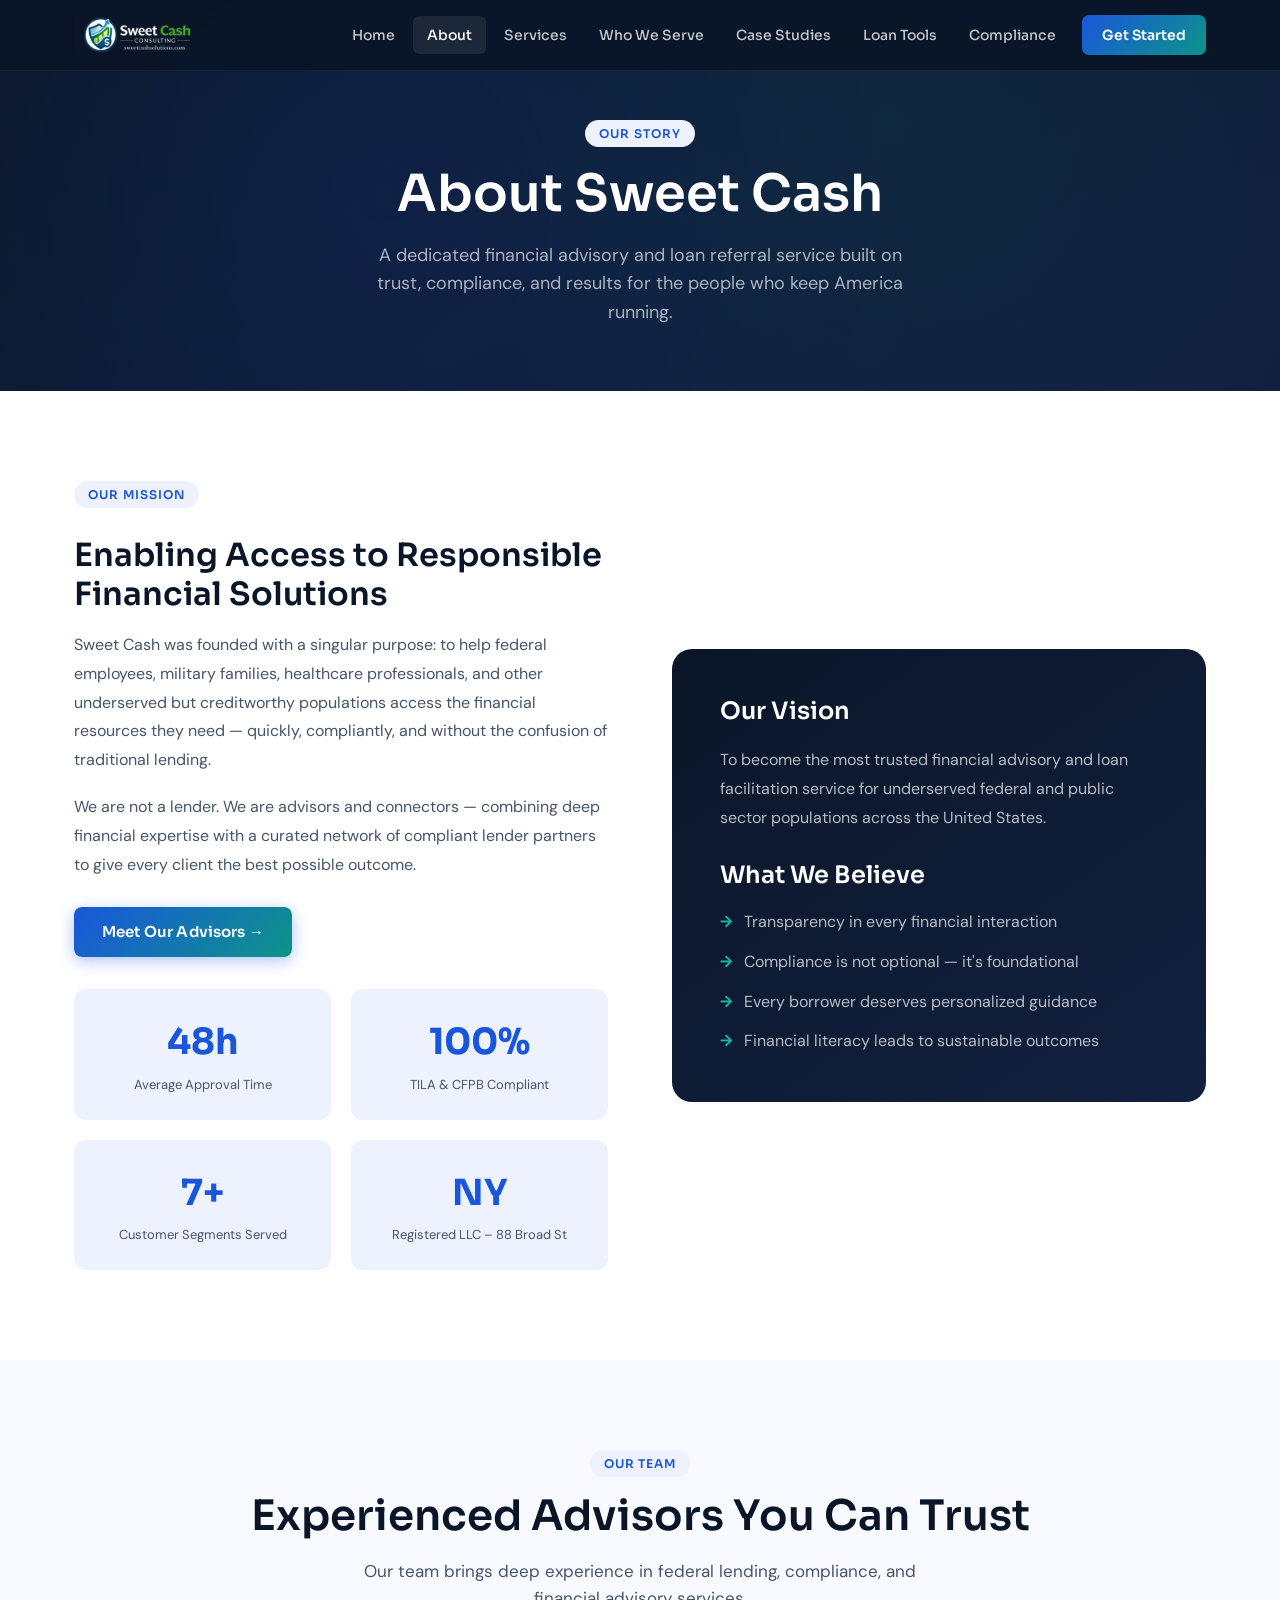
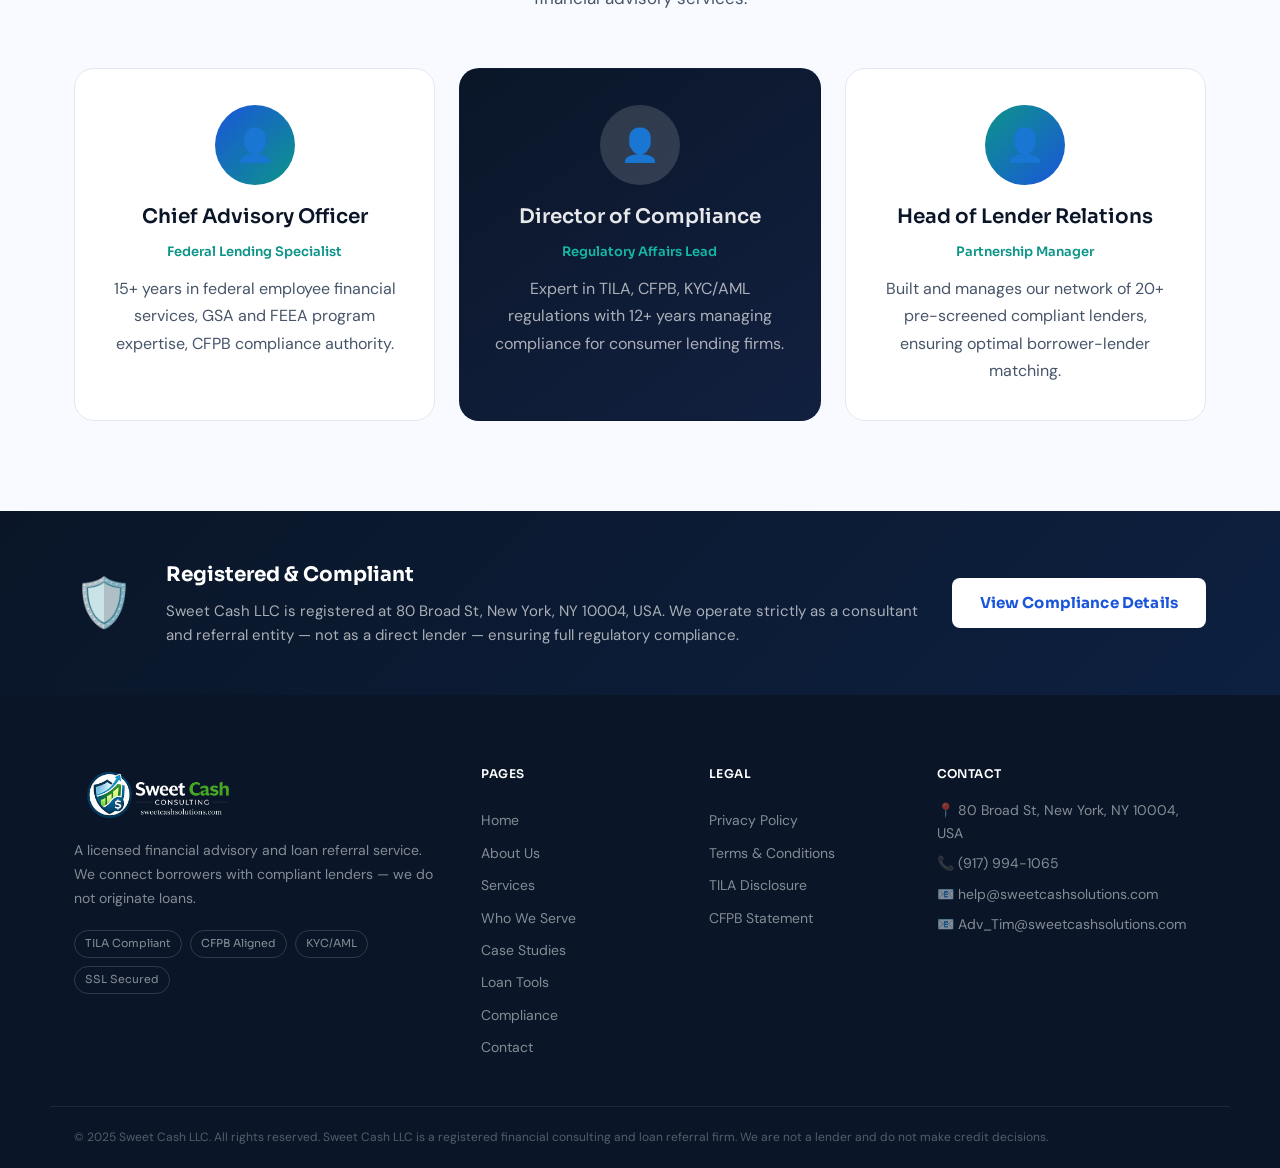
<file: sweetcash/about.html>
<!DOCTYPE html>
<html lang="en">
<head>
<meta charset="UTF-8">
<meta name="viewport" content="width=device-width, initial-scale=1.0">
<title>About Us – Sweet Cash</title>
<meta name="description" content="Learn about Sweet Cash's mission, vision, and team. A trusted financial advisory and loan referral service.">
<link rel="stylesheet" href="assets/style.css">
<link href="https://fonts.googleapis.com/css2?family=Sora:wght@300;400;500;600;700&family=DM+Sans:ital,wght@0,300;0,400;0,500;1,400&display=swap" rel="stylesheet">
</head>
<body>
<header class="header" id="header">
  <div class="container header-inner">
    <a href="index.html" class="logo"><img src="assets/logo.png" alt="SweetCash" class="logo-img"></a>
    <nav class="nav" id="nav">
      <a href="index.html" class="nav-link">Home</a>
      <a href="about.html" class="nav-link active">About</a>
      <a href="services.html" class="nav-link">Services</a>
      <a href="segments.html" class="nav-link">Who We Serve</a>
      <a href="cases.html" class="nav-link">Case Studies</a>
      <a href="tools.html" class="nav-link">Loan Tools</a>
      <a href="compliance.html" class="nav-link">Compliance</a>
      <a href="contact.html" class="nav-cta">Get Started</a>
    </nav>
    <button class="hamburger" id="hamburger"><span></span><span></span><span></span></button>
  </div>
</header>

<section class="page-hero">
  <div class="container">
    <span class="section-tag">Our Story</span>
    <h1>About Sweet Cash</h1>
    <p>A dedicated financial advisory and loan referral service built on trust, compliance, and results for the people who keep America running.</p>
  </div>
</section>

<section class="section">
  <div class="container">
    <div class="about-grid">
      <div>
        <span class="section-tag">Our Mission</span>
        <h2 style="font-size:32px;color:var(--navy);margin:14px 0 18px;">Enabling Access to Responsible Financial Solutions</h2>
        <p style="color:var(--text-light);line-height:1.8;margin-bottom:18px;">Sweet Cash was founded with a singular purpose: to help federal employees, military families, healthcare professionals, and other underserved but creditworthy populations access the financial resources they need — quickly, compliantly, and without the confusion of traditional lending.</p>
        <p style="color:var(--text-light);line-height:1.8;margin-bottom:28px;">We are not a lender. We are advisors and connectors — combining deep financial expertise with a curated network of compliant lender partners to give every client the best possible outcome.</p>
        <a href="contact.html" class="btn btn-primary">Meet Our Advisors →</a>
        <div class="about-stats">
          <div class="stat-card"><div class="stat-num">48h</div><div class="stat-label">Average Approval Time</div></div>
          <div class="stat-card"><div class="stat-num">100%</div><div class="stat-label">TILA & CFPB Compliant</div></div>
          <div class="stat-card"><div class="stat-num">7+</div><div class="stat-label">Customer Segments Served</div></div>
          <div class="stat-card"><div class="stat-num">NY</div><div class="stat-label">Registered LLC – 88 Broad St</div></div>
        </div>
      </div>
      <div>
        <div style="background:linear-gradient(145deg,var(--navy),var(--navy-mid));border-radius:var(--radius-lg);padding:48px;color:white;">
          <h3 style="color:white;font-size:24px;margin-bottom:20px;">Our Vision</h3>
          <p style="color:rgba(255,255,255,0.7);line-height:1.8;margin-bottom:28px;">To become the most trusted financial advisory and loan facilitation service for underserved federal and public sector populations across the United States.</p>
          <h3 style="color:white;font-size:24px;margin-bottom:20px;">What We Believe</h3>
          <ul style="list-style:none;display:flex;flex-direction:column;gap:14px;">
            <li style="display:flex;gap:12px;color:rgba(255,255,255,0.7);">
              <span style="color:var(--teal-light);font-weight:700;">→</span>
              Transparency in every financial interaction
            </li>
            <li style="display:flex;gap:12px;color:rgba(255,255,255,0.7);">
              <span style="color:var(--teal-light);font-weight:700;">→</span>
              Compliance is not optional — it's foundational
            </li>
            <li style="display:flex;gap:12px;color:rgba(255,255,255,0.7);">
              <span style="color:var(--teal-light);font-weight:700;">→</span>
              Every borrower deserves personalized guidance
            </li>
            <li style="display:flex;gap:12px;color:rgba(255,255,255,0.7);">
              <span style="color:var(--teal-light);font-weight:700;">→</span>
              Financial literacy leads to sustainable outcomes
            </li>
          </ul>
        </div>
      </div>
    </div>
  </div>
</section>

<section class="section bg-light">
  <div class="container">
    <div class="section-header">
      <span class="section-tag">Our Team</span>
      <h2>Experienced Advisors You Can Trust</h2>
      <p>Our team brings deep experience in federal lending, compliance, and financial advisory services.</p>
    </div>
    <div class="cards-3">
      <div class="card" style="text-align:center;">
        <div style="width:80px;height:80px;background:linear-gradient(135deg,var(--blue),var(--teal));border-radius:50%;margin:0 auto 20px;display:flex;align-items:center;justify-content:center;font-size:32px;">👤</div>
        <h3>Chief Advisory Officer</h3>
        <p style="color:var(--teal);font-size:13px;font-family:var(--font);font-weight:600;margin-bottom:12px;">Federal Lending Specialist</p>
        <p>15+ years in federal employee financial services, GSA and FEEA program expertise, CFPB compliance authority.</p>
      </div>
      <div class="card featured" style="text-align:center;">
        <div style="width:80px;height:80px;background:rgba(255,255,255,0.15);border-radius:50%;margin:0 auto 20px;display:flex;align-items:center;justify-content:center;font-size:32px;">👤</div>
        <h3>Director of Compliance</h3>
        <p style="color:var(--teal-light);font-size:13px;font-family:var(--font);font-weight:600;margin-bottom:12px;">Regulatory Affairs Lead</p>
        <p>Expert in TILA, CFPB, KYC/AML regulations with 12+ years managing compliance for consumer lending firms.</p>
      </div>
      <div class="card" style="text-align:center;">
        <div style="width:80px;height:80px;background:linear-gradient(135deg,var(--teal),var(--blue));border-radius:50%;margin:0 auto 20px;display:flex;align-items:center;justify-content:center;font-size:32px;">👤</div>
        <h3>Head of Lender Relations</h3>
        <p style="color:var(--teal);font-size:13px;font-family:var(--font);font-weight:600;margin-bottom:12px;">Partnership Manager</p>
        <p>Built and manages our network of 20+ pre-screened compliant lenders, ensuring optimal borrower-lender matching.</p>
      </div>
    </div>
  </div>
</section>

<section class="compliance-strip">
  <div class="container compliance-inner">
    <div class="comp-icon">🛡️</div>
    <div class="comp-text">
      <strong>Registered & Compliant</strong>
      <p>Sweet Cash LLC is registered at 80 Broad St, New York, NY 10004, USA. We operate strictly as a consultant and referral entity — not as a direct lender — ensuring full regulatory compliance.</p>
    </div>
    <a href="compliance.html" class="btn btn-white">View Compliance Details</a>
  </div>
</section>

<footer class="footer">
  <div class="container footer-inner">
    <div class="footer-brand">
      <a href="index.html" class="logo logo-light"><img src="assets/logo.png" alt="SweetCash" class="logo-img"></a>
      <p>A licensed financial advisory and loan referral service. We connect borrowers with compliant lenders — we do not originate loans.</p>
      <div class="footer-badges"><span class="badge">TILA Compliant</span><span class="badge">CFPB Aligned</span><span class="badge">KYC/AML</span><span class="badge">SSL Secured</span></div>
    </div>
    <div class="footer-links">
      <h5>Pages</h5>
      <a href="index.html">Home</a><a href="about.html">About Us</a><a href="services.html">Services</a><a href="segments.html">Who We Serve</a><a href="cases.html">Case Studies</a><a href="tools.html">Loan Tools</a><a href="compliance.html">Compliance</a><a href="contact.html">Contact</a>
    </div>
    <div class="footer-links">
      <h5>Legal</h5>
      <a href="compliance.html">Privacy Policy</a><a href="compliance.html">Terms & Conditions</a><a href="compliance.html">TILA Disclosure</a><a href="compliance.html">CFPB Statement</a>
    </div>
    <div class="footer-contact">
      <h5>Contact</h5>
      <p>📍 80 Broad St, New York, NY 10004, USA</p><p>📞 (917) 994-1065</p><p>📧 help@sweetcashsolutions.com</p><p>📧 Adv_Tim@sweetcashsolutions.com</p>
    </div>
  </div>
  <div class="footer-bottom"><div class="container"><p>© 2025 Sweet Cash LLC. All rights reserved. Sweet Cash LLC is a registered financial consulting and loan referral firm. We are not a lender and do not make credit decisions.</p></div></div>
</footer>
<script src="assets/script.js"></script>
</body>
</html>
</file>
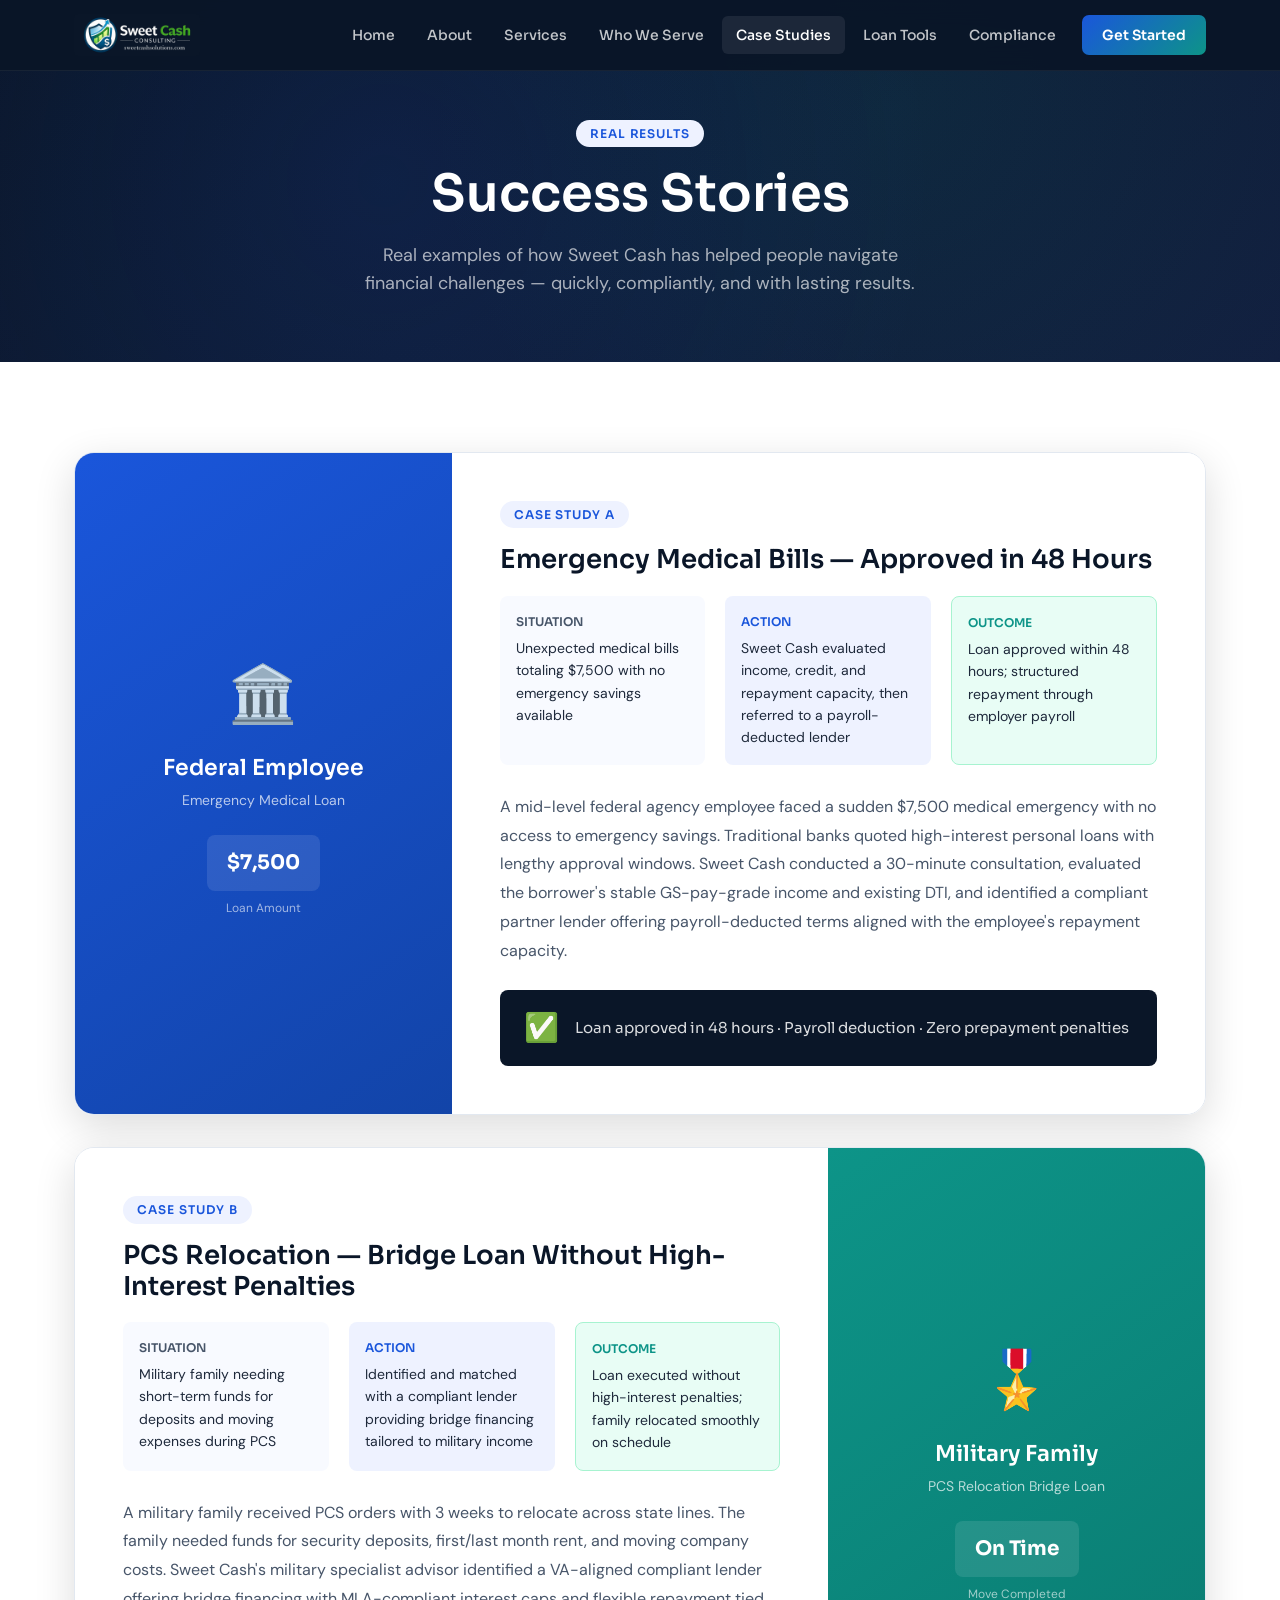
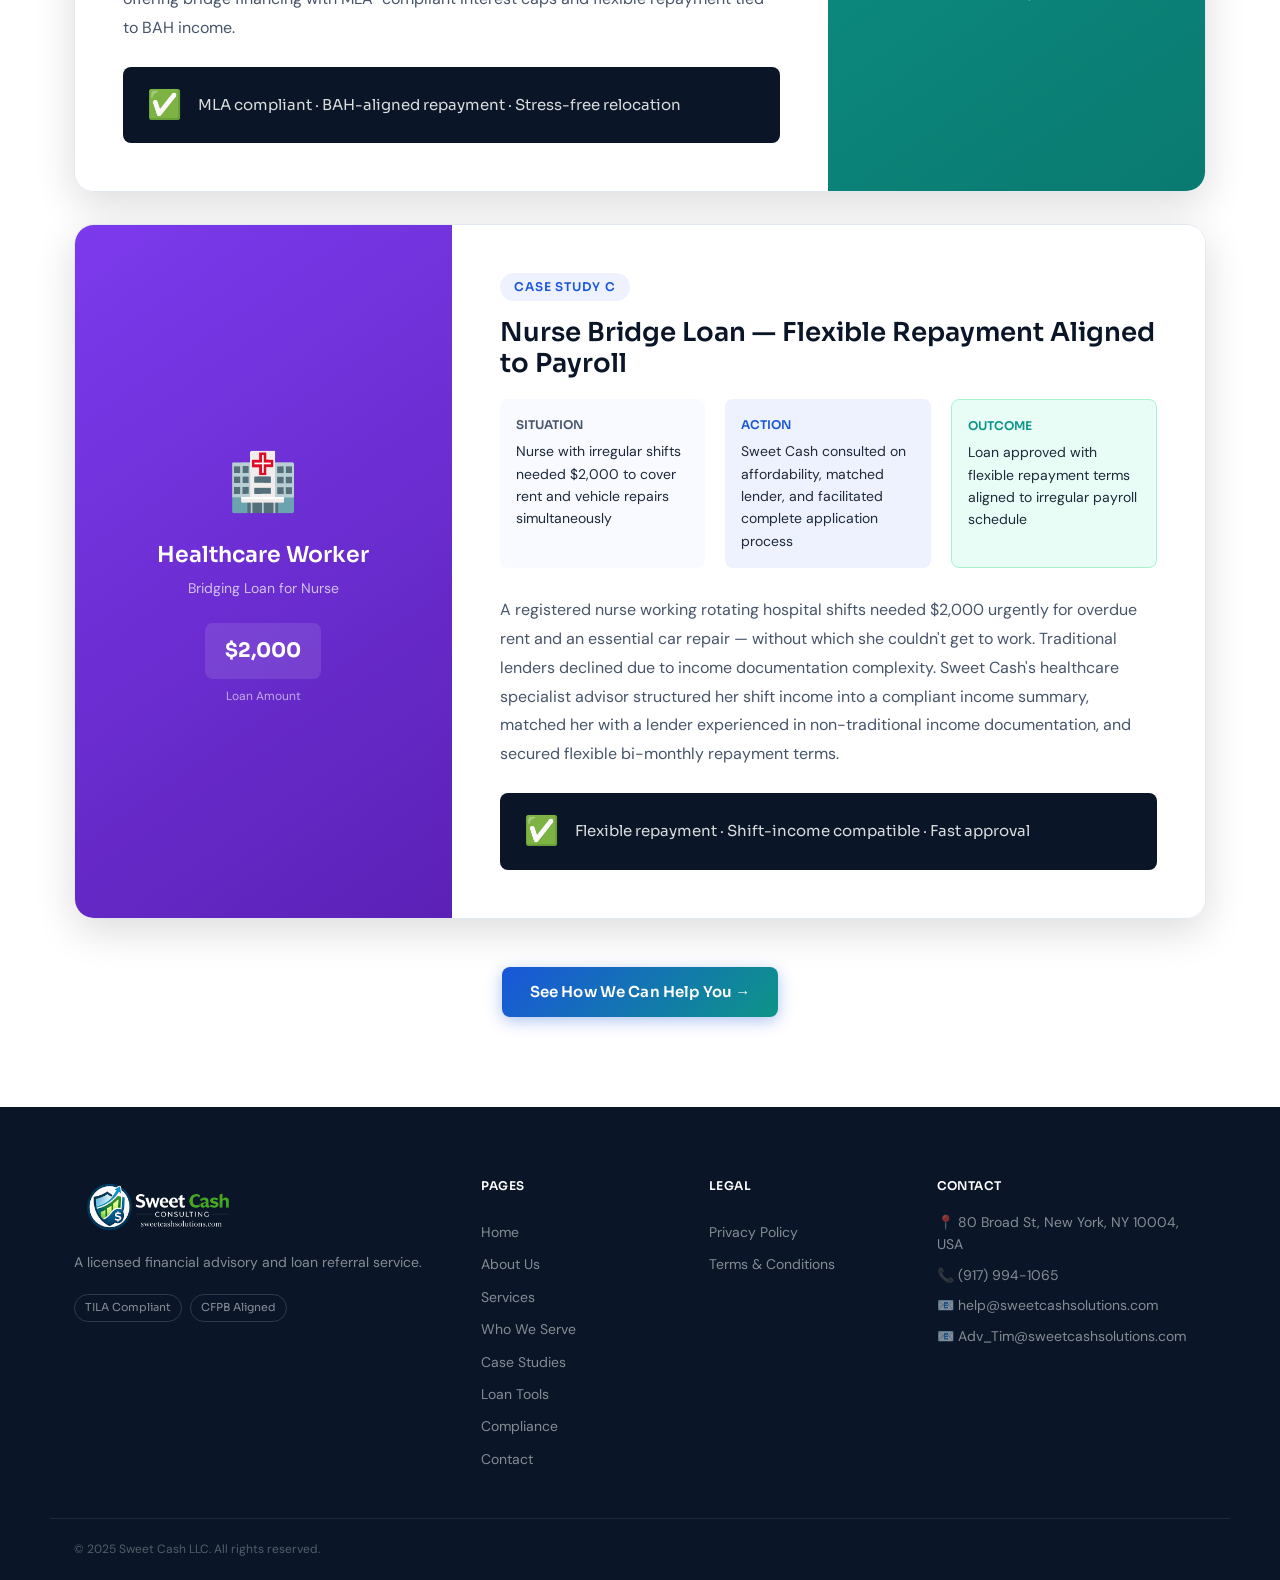
<file: sweetcash/cases.html>
<!DOCTYPE html>
<html lang="en">
<head>
<meta charset="UTF-8">
<meta name="viewport" content="width=device-width, initial-scale=1.0">
<title>Case Studies – Sweet Cash</title>
<link rel="stylesheet" href="assets/style.css">
<link href="https://fonts.googleapis.com/css2?family=Sora:wght@300;400;500;600;700&family=DM+Sans:ital,wght@0,300;0,400;0,500;1,400&display=swap" rel="stylesheet">
</head>
<body>
<header class="header" id="header">
  <div class="container header-inner">
    <a href="index.html" class="logo"><img src="assets/logo.png" alt="SweetCash" class="logo-img"></a>
    <nav class="nav" id="nav">
      <a href="index.html" class="nav-link">Home</a><a href="about.html" class="nav-link">About</a><a href="services.html" class="nav-link">Services</a><a href="segments.html" class="nav-link">Who We Serve</a><a href="cases.html" class="nav-link active">Case Studies</a><a href="tools.html" class="nav-link">Loan Tools</a><a href="compliance.html" class="nav-link">Compliance</a><a href="contact.html" class="nav-cta">Get Started</a>
    </nav>
    <button class="hamburger" id="hamburger"><span></span><span></span><span></span></button>
  </div>
</header>

<section class="page-hero">
  <div class="container">
    <span class="section-tag">Real Results</span>
    <h1>Success Stories</h1>
    <p>Real examples of how Sweet Cash has helped people navigate financial challenges — quickly, compliantly, and with lasting results.</p>
  </div>
</section>

<section class="section">
  <div class="container">
    <div style="display:grid;gap:32px;">

      <div style="display:grid;grid-template-columns:1fr 2fr;gap:0;border-radius:var(--radius-lg);overflow:hidden;box-shadow:var(--shadow-lg);border:1px solid var(--border);">
        <div style="background:linear-gradient(145deg,var(--blue),#1244a8);padding:48px;display:flex;flex-direction:column;justify-content:center;align-items:center;text-align:center;">
          <div style="font-size:56px;margin-bottom:16px;">🏛️</div>
          <h3 style="color:white;font-size:22px;margin-bottom:8px;">Federal Employee</h3>
          <p style="color:rgba(255,255,255,0.7);font-size:14px;">Emergency Medical Loan</p>
          <div style="margin-top:24px;padding:12px 20px;background:rgba(255,255,255,0.1);border-radius:8px;color:white;font-family:var(--font);font-size:20px;font-weight:700;">$7,500</div>
          <p style="color:rgba(255,255,255,0.6);font-size:12px;margin-top:8px;">Loan Amount</p>
        </div>
        <div style="padding:48px;background:white;">
          <span class="section-tag" style="margin-bottom:16px;display:inline-block;">Case Study A</span>
          <h2 style="font-size:26px;color:var(--navy);margin-bottom:20px;">Emergency Medical Bills — Approved in 48 Hours</h2>
          <div style="display:grid;grid-template-columns:1fr 1fr 1fr;gap:20px;margin-bottom:28px;">
            <div style="padding:16px;background:var(--off-white);border-radius:8px;">
              <div style="font-size:12px;font-family:var(--font);font-weight:600;color:var(--text-light);text-transform:uppercase;margin-bottom:6px;">Situation</div>
              <p style="font-size:14px;color:var(--text);">Unexpected medical bills totaling $7,500 with no emergency savings available</p>
            </div>
            <div style="padding:16px;background:var(--light);border-radius:8px;">
              <div style="font-size:12px;font-family:var(--font);font-weight:600;color:var(--blue);text-transform:uppercase;margin-bottom:6px;">Action</div>
              <p style="font-size:14px;color:var(--text);">Sweet Cash evaluated income, credit, and repayment capacity, then referred to a payroll-deducted lender</p>
            </div>
            <div style="padding:16px;background:#e8fdf5;border-radius:8px;border:1px solid #a7f3d0;">
              <div style="font-size:12px;font-family:var(--font);font-weight:600;color:var(--teal);text-transform:uppercase;margin-bottom:6px;">Outcome</div>
              <p style="font-size:14px;color:var(--text);">Loan approved within 48 hours; structured repayment through employer payroll</p>
            </div>
          </div>
          <p style="color:var(--text-light);line-height:1.8;">A mid-level federal agency employee faced a sudden $7,500 medical emergency with no access to emergency savings. Traditional banks quoted high-interest personal loans with lengthy approval windows. Sweet Cash conducted a 30-minute consultation, evaluated the borrower's stable GS-pay-grade income and existing DTI, and identified a compliant partner lender offering payroll-deducted terms aligned with the employee's repayment capacity.</p>
          <div style="margin-top:24px;padding:16px 24px;background:var(--navy);border-radius:8px;display:flex;align-items:center;gap:16px;">
            <span style="font-size:28px;">✅</span>
            <p style="color:rgba(255,255,255,0.85);font-size:15px;font-family:var(--font);">Loan approved in 48 hours · Payroll deduction · Zero prepayment penalties</p>
          </div>
        </div>
      </div>

      <div style="display:grid;grid-template-columns:2fr 1fr;gap:0;border-radius:var(--radius-lg);overflow:hidden;box-shadow:var(--shadow-lg);border:1px solid var(--border);">
        <div style="padding:48px;background:white;">
          <span class="section-tag" style="margin-bottom:16px;display:inline-block;">Case Study B</span>
          <h2 style="font-size:26px;color:var(--navy);margin-bottom:20px;">PCS Relocation — Bridge Loan Without High-Interest Penalties</h2>
          <div style="display:grid;grid-template-columns:1fr 1fr 1fr;gap:20px;margin-bottom:28px;">
            <div style="padding:16px;background:var(--off-white);border-radius:8px;">
              <div style="font-size:12px;font-family:var(--font);font-weight:600;color:var(--text-light);text-transform:uppercase;margin-bottom:6px;">Situation</div>
              <p style="font-size:14px;color:var(--text);">Military family needing short-term funds for deposits and moving expenses during PCS</p>
            </div>
            <div style="padding:16px;background:var(--light);border-radius:8px;">
              <div style="font-size:12px;font-family:var(--font);font-weight:600;color:var(--blue);text-transform:uppercase;margin-bottom:6px;">Action</div>
              <p style="font-size:14px;color:var(--text);">Identified and matched with a compliant lender providing bridge financing tailored to military income</p>
            </div>
            <div style="padding:16px;background:#e8fdf5;border-radius:8px;border:1px solid #a7f3d0;">
              <div style="font-size:12px;font-family:var(--font);font-weight:600;color:var(--teal);text-transform:uppercase;margin-bottom:6px;">Outcome</div>
              <p style="font-size:14px;color:var(--text);">Loan executed without high-interest penalties; family relocated smoothly on schedule</p>
            </div>
          </div>
          <p style="color:var(--text-light);line-height:1.8;">A military family received PCS orders with 3 weeks to relocate across state lines. The family needed funds for security deposits, first/last month rent, and moving company costs. Sweet Cash's military specialist advisor identified a VA-aligned compliant lender offering bridge financing with MLA-compliant interest caps and flexible repayment tied to BAH income.</p>
          <div style="margin-top:24px;padding:16px 24px;background:var(--navy);border-radius:8px;display:flex;align-items:center;gap:16px;">
            <span style="font-size:28px;">✅</span>
            <p style="color:rgba(255,255,255,0.85);font-size:15px;font-family:var(--font);">MLA compliant · BAH-aligned repayment · Stress-free relocation</p>
          </div>
        </div>
        <div style="background:linear-gradient(145deg,var(--teal),#0a7a70);padding:48px;display:flex;flex-direction:column;justify-content:center;align-items:center;text-align:center;">
          <div style="font-size:56px;margin-bottom:16px;">🎖️</div>
          <h3 style="color:white;font-size:22px;margin-bottom:8px;">Military Family</h3>
          <p style="color:rgba(255,255,255,0.7);font-size:14px;">PCS Relocation Bridge Loan</p>
          <div style="margin-top:24px;padding:12px 20px;background:rgba(255,255,255,0.1);border-radius:8px;color:white;font-family:var(--font);font-size:20px;font-weight:700;">On Time</div>
          <p style="color:rgba(255,255,255,0.6);font-size:12px;margin-top:8px;">Move Completed</p>
        </div>
      </div>

      <div style="display:grid;grid-template-columns:1fr 2fr;gap:0;border-radius:var(--radius-lg);overflow:hidden;box-shadow:var(--shadow-lg);border:1px solid var(--border);">
        <div style="background:linear-gradient(145deg,#7c3aed,#5b21b6);padding:48px;display:flex;flex-direction:column;justify-content:center;align-items:center;text-align:center;">
          <div style="font-size:56px;margin-bottom:16px;">🏥</div>
          <h3 style="color:white;font-size:22px;margin-bottom:8px;">Healthcare Worker</h3>
          <p style="color:rgba(255,255,255,0.7);font-size:14px;">Bridging Loan for Nurse</p>
          <div style="margin-top:24px;padding:12px 20px;background:rgba(255,255,255,0.1);border-radius:8px;color:white;font-family:var(--font);font-size:20px;font-weight:700;">$2,000</div>
          <p style="color:rgba(255,255,255,0.6);font-size:12px;margin-top:8px;">Loan Amount</p>
        </div>
        <div style="padding:48px;background:white;">
          <span class="section-tag" style="margin-bottom:16px;display:inline-block;">Case Study C</span>
          <h2 style="font-size:26px;color:var(--navy);margin-bottom:20px;">Nurse Bridge Loan — Flexible Repayment Aligned to Payroll</h2>
          <div style="display:grid;grid-template-columns:1fr 1fr 1fr;gap:20px;margin-bottom:28px;">
            <div style="padding:16px;background:var(--off-white);border-radius:8px;">
              <div style="font-size:12px;font-family:var(--font);font-weight:600;color:var(--text-light);text-transform:uppercase;margin-bottom:6px;">Situation</div>
              <p style="font-size:14px;color:var(--text);">Nurse with irregular shifts needed $2,000 to cover rent and vehicle repairs simultaneously</p>
            </div>
            <div style="padding:16px;background:var(--light);border-radius:8px;">
              <div style="font-size:12px;font-family:var(--font);font-weight:600;color:var(--blue);text-transform:uppercase;margin-bottom:6px;">Action</div>
              <p style="font-size:14px;color:var(--text);">Sweet Cash consulted on affordability, matched lender, and facilitated complete application process</p>
            </div>
            <div style="padding:16px;background:#e8fdf5;border-radius:8px;border:1px solid #a7f3d0;">
              <div style="font-size:12px;font-family:var(--font);font-weight:600;color:var(--teal);text-transform:uppercase;margin-bottom:6px;">Outcome</div>
              <p style="font-size:14px;color:var(--text);">Loan approved with flexible repayment terms aligned to irregular payroll schedule</p>
            </div>
          </div>
          <p style="color:var(--text-light);line-height:1.8;">A registered nurse working rotating hospital shifts needed $2,000 urgently for overdue rent and an essential car repair — without which she couldn't get to work. Traditional lenders declined due to income documentation complexity. Sweet Cash's healthcare specialist advisor structured her shift income into a compliant income summary, matched her with a lender experienced in non-traditional income documentation, and secured flexible bi-monthly repayment terms.</p>
          <div style="margin-top:24px;padding:16px 24px;background:var(--navy);border-radius:8px;display:flex;align-items:center;gap:16px;">
            <span style="font-size:28px;">✅</span>
            <p style="color:rgba(255,255,255,0.85);font-size:15px;font-family:var(--font);">Flexible repayment · Shift-income compatible · Fast approval</p>
          </div>
        </div>
      </div>
    </div>

    <div class="center-cta" style="margin-top:48px;">
      <a href="contact.html" class="btn btn-primary">See How We Can Help You →</a>
    </div>
  </div>
</section>

<footer class="footer">
  <div class="container footer-inner">
    <div class="footer-brand"><a href="index.html" class="logo logo-light"><img src="assets/logo.png" alt="SweetCash" class="logo-img"></a><p>A licensed financial advisory and loan referral service.</p><div class="footer-badges"><span class="badge">TILA Compliant</span><span class="badge">CFPB Aligned</span></div></div>
    <div class="footer-links"><h5>Pages</h5><a href="index.html">Home</a><a href="about.html">About Us</a><a href="services.html">Services</a><a href="segments.html">Who We Serve</a><a href="cases.html">Case Studies</a><a href="tools.html">Loan Tools</a><a href="compliance.html">Compliance</a><a href="contact.html">Contact</a></div>
    <div class="footer-links"><h5>Legal</h5><a href="compliance.html">Privacy Policy</a><a href="compliance.html">Terms & Conditions</a></div>
    <div class="footer-contact"><h5>Contact</h5><p>📍 80 Broad St, New York, NY 10004, USA</p><p>📞 (917) 994-1065</p><p>📧 help@sweetcashsolutions.com</p><p>📧 Adv_Tim@sweetcashsolutions.com</p></div>
  </div>
  <div class="footer-bottom"><div class="container"><p>© 2025 Sweet Cash LLC. All rights reserved.</p></div></div>
</footer>
<script src="assets/script.js"></script>
</body>
</html>
</file>
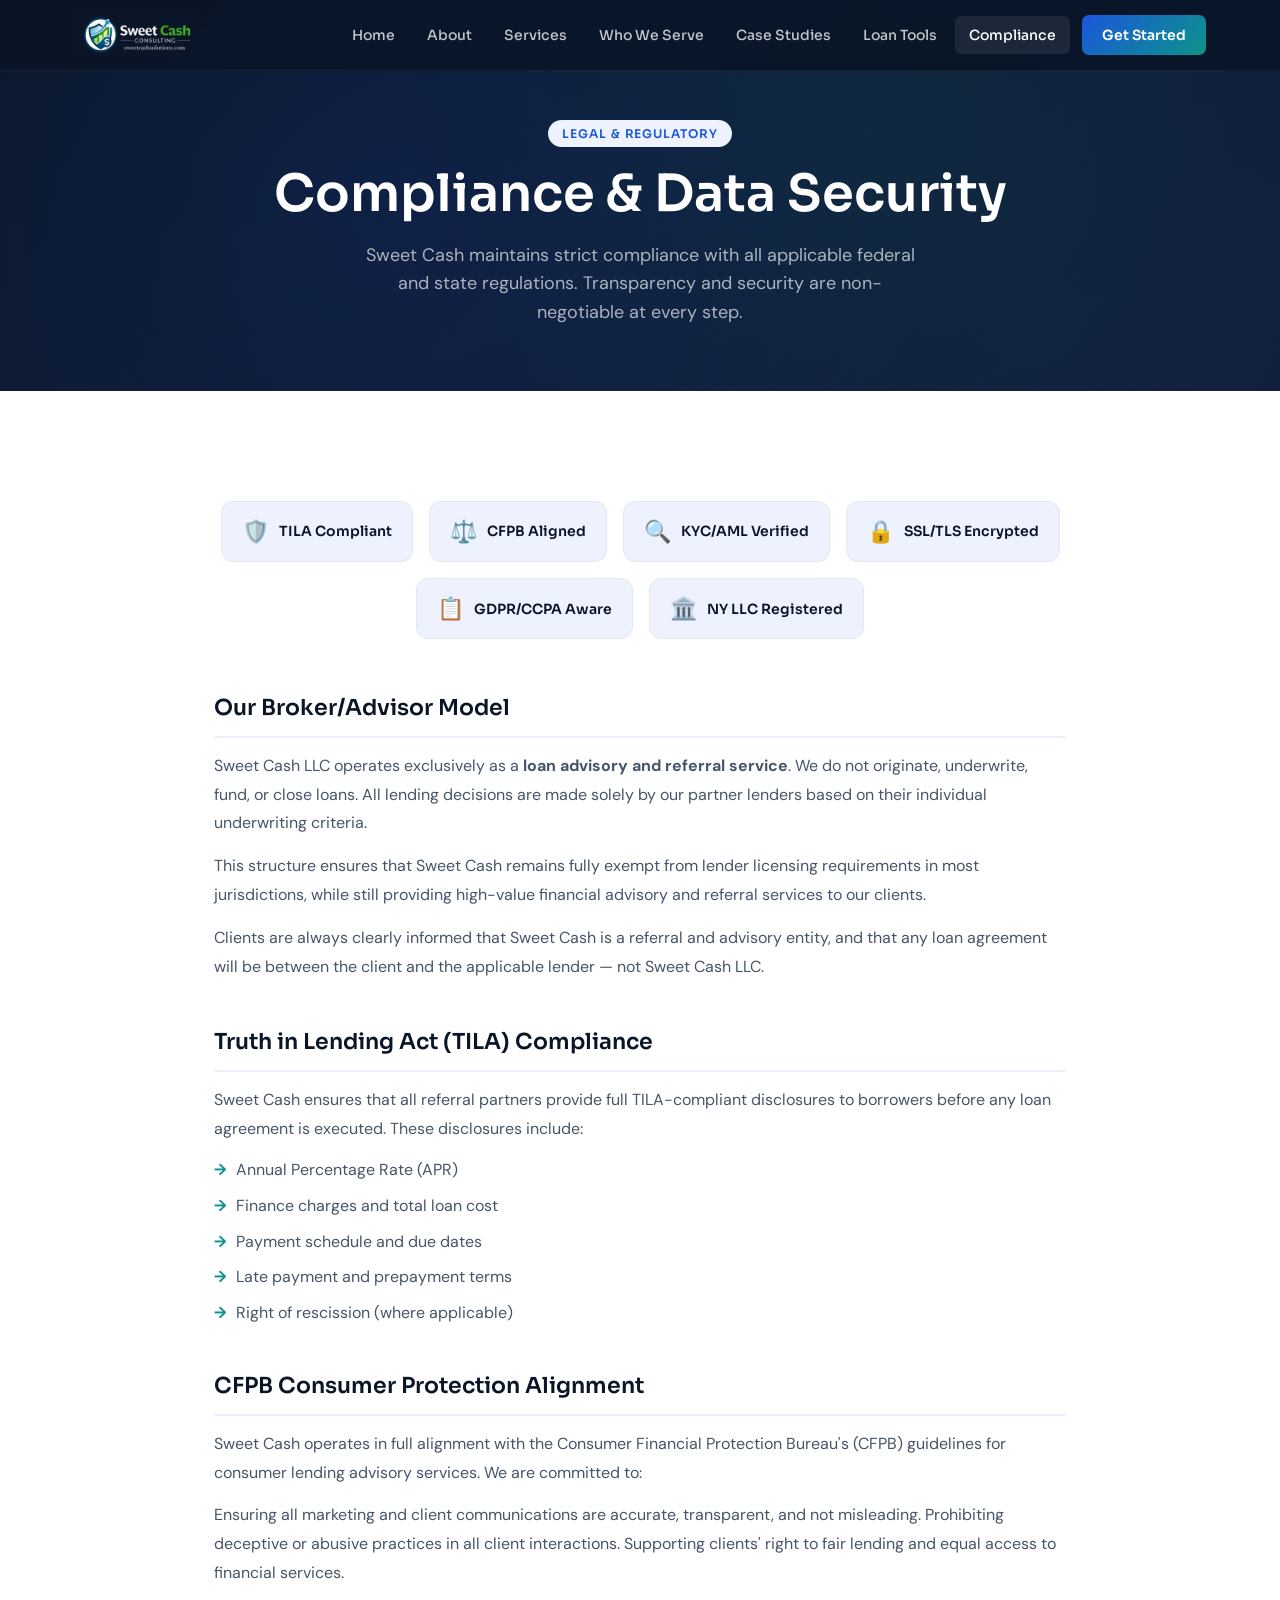
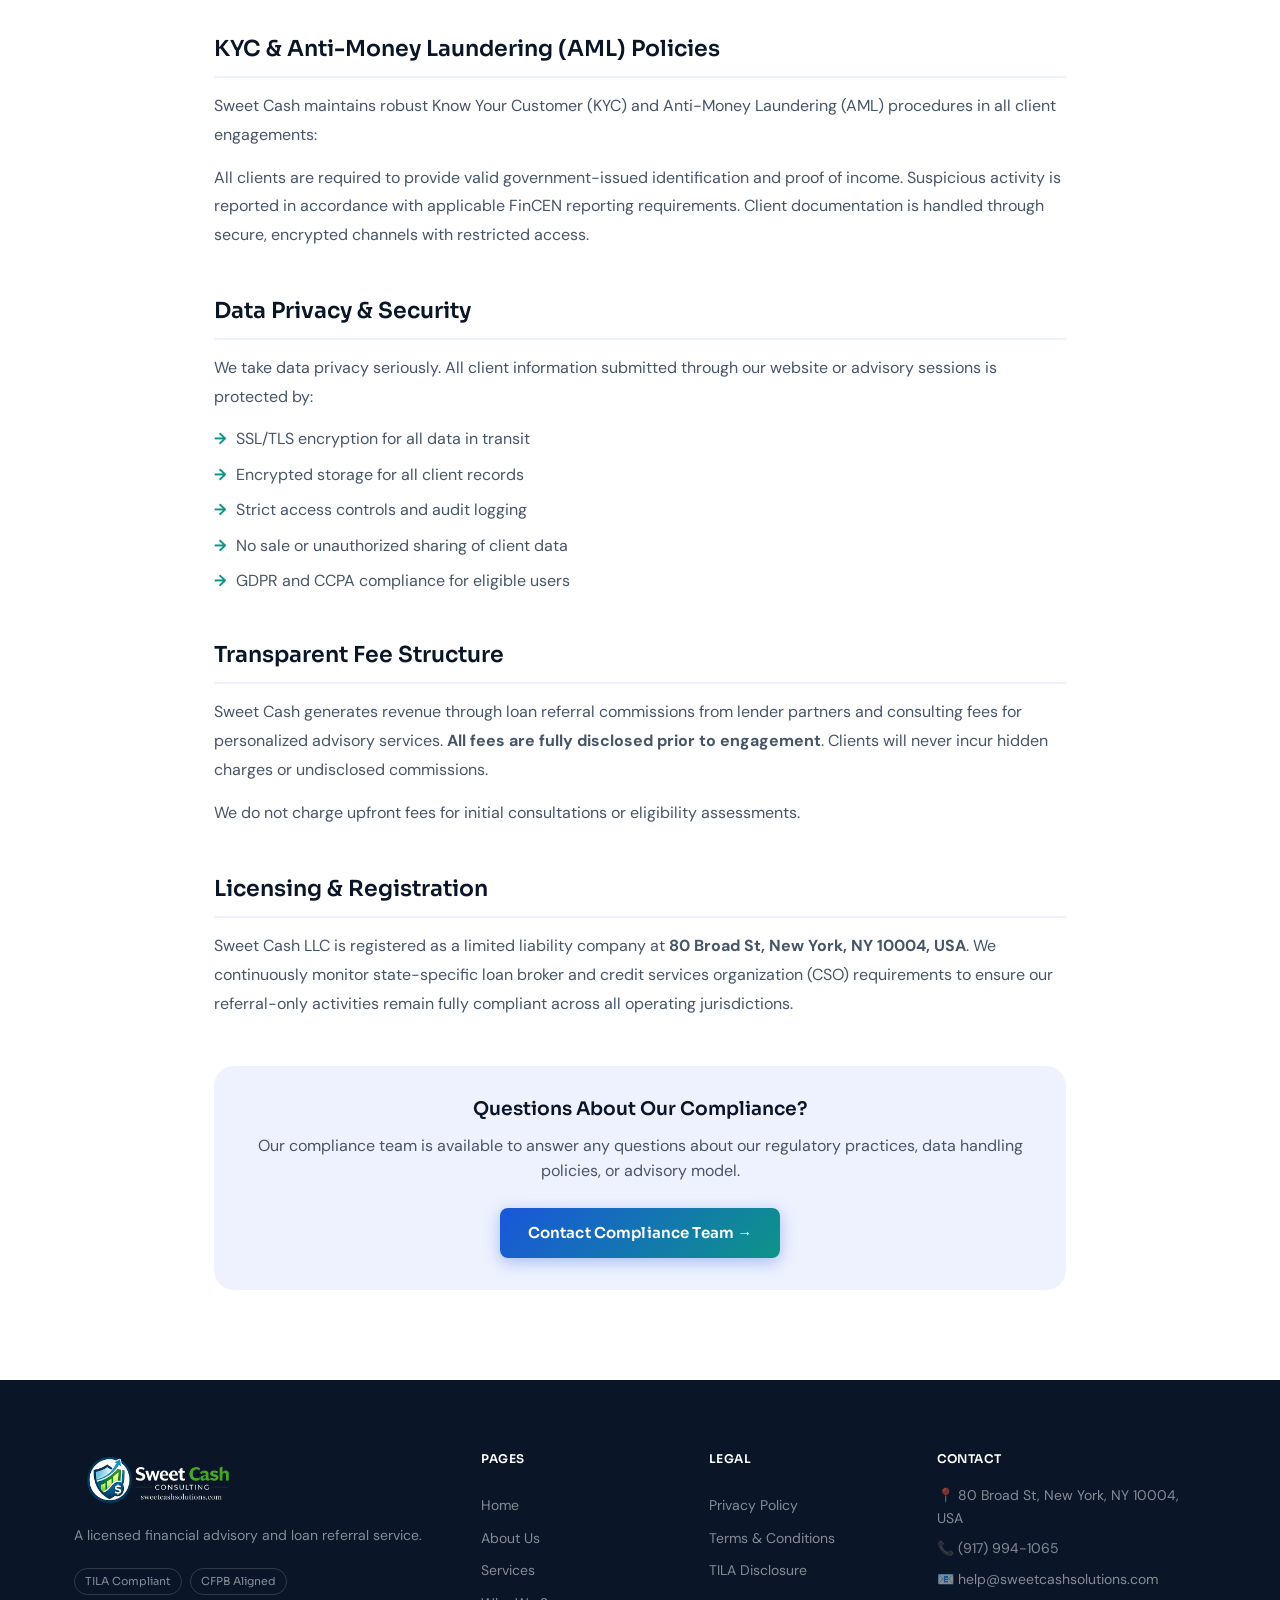
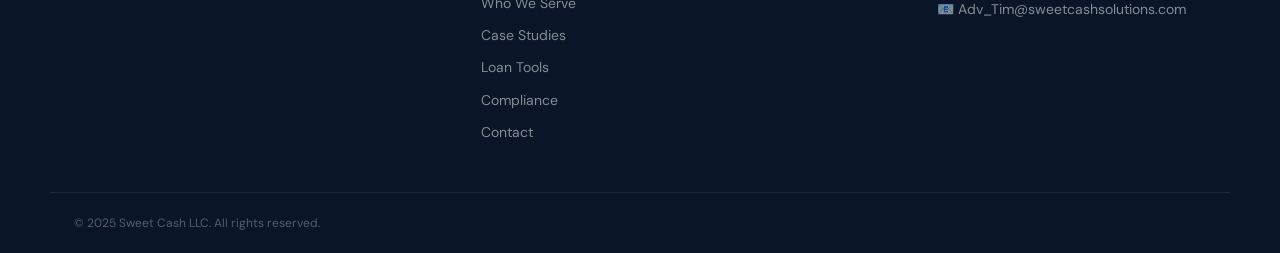
<file: sweetcash/compliance.html>
<!DOCTYPE html>
<html lang="en">
<head>
<meta charset="UTF-8">
<meta name="viewport" content="width=device-width, initial-scale=1.0">
<title>Compliance & Privacy – Sweet Cash</title>
<link rel="stylesheet" href="assets/style.css">
<link href="https://fonts.googleapis.com/css2?family=Sora:wght@300;400;500;600;700&family=DM+Sans:ital,wght@0,300;0,400;0,500;1,400&display=swap" rel="stylesheet">
</head>
<body>
<header class="header" id="header">
  <div class="container header-inner">
    <a href="index.html" class="logo"><img src="assets/logo.png" alt="SweetCash" class="logo-img"></a>
    <nav class="nav" id="nav">
      <a href="index.html" class="nav-link">Home</a><a href="about.html" class="nav-link">About</a><a href="services.html" class="nav-link">Services</a><a href="segments.html" class="nav-link">Who We Serve</a><a href="cases.html" class="nav-link">Case Studies</a><a href="tools.html" class="nav-link">Loan Tools</a><a href="compliance.html" class="nav-link active">Compliance</a><a href="contact.html" class="nav-cta">Get Started</a>
    </nav>
    <button class="hamburger" id="hamburger"><span></span><span></span><span></span></button>
  </div>
</header>

<section class="page-hero">
  <div class="container">
    <span class="section-tag">Legal & Regulatory</span>
    <h1>Compliance & Data Security</h1>
    <p>Sweet Cash maintains strict compliance with all applicable federal and state regulations. Transparency and security are non-negotiable at every step.</p>
  </div>
</section>

<section class="section">
  <div class="container" style="max-width:900px;">

    <div class="compliance-badges" style="margin-bottom:56px;justify-content:center;">
      <div class="comp-badge"><span>🛡️</span> TILA Compliant</div>
      <div class="comp-badge"><span>⚖️</span> CFPB Aligned</div>
      <div class="comp-badge"><span>🔍</span> KYC/AML Verified</div>
      <div class="comp-badge"><span>🔒</span> SSL/TLS Encrypted</div>
      <div class="comp-badge"><span>📋</span> GDPR/CCPA Aware</div>
      <div class="comp-badge"><span>🏛️</span> NY LLC Registered</div>
    </div>

    <div class="compliance-section">
      <h3>Our Broker/Advisor Model</h3>
      <p>Sweet Cash LLC operates exclusively as a <strong>loan advisory and referral service</strong>. We do not originate, underwrite, fund, or close loans. All lending decisions are made solely by our partner lenders based on their individual underwriting criteria.</p>
      <p>This structure ensures that Sweet Cash remains fully exempt from lender licensing requirements in most jurisdictions, while still providing high-value financial advisory and referral services to our clients.</p>
      <p>Clients are always clearly informed that Sweet Cash is a referral and advisory entity, and that any loan agreement will be between the client and the applicable lender — not Sweet Cash LLC.</p>
    </div>

    <div class="compliance-section">
      <h3>Truth in Lending Act (TILA) Compliance</h3>
      <p>Sweet Cash ensures that all referral partners provide full TILA-compliant disclosures to borrowers before any loan agreement is executed. These disclosures include:</p>
      <ul style="list-style:none;display:flex;flex-direction:column;gap:10px;margin-top:14px;">
        <li style="display:flex;gap:10px;color:var(--text-light);"><span style="color:var(--teal);font-weight:700;">→</span> Annual Percentage Rate (APR)</li>
        <li style="display:flex;gap:10px;color:var(--text-light);"><span style="color:var(--teal);font-weight:700;">→</span> Finance charges and total loan cost</li>
        <li style="display:flex;gap:10px;color:var(--text-light);"><span style="color:var(--teal);font-weight:700;">→</span> Payment schedule and due dates</li>
        <li style="display:flex;gap:10px;color:var(--text-light);"><span style="color:var(--teal);font-weight:700;">→</span> Late payment and prepayment terms</li>
        <li style="display:flex;gap:10px;color:var(--text-light);"><span style="color:var(--teal);font-weight:700;">→</span> Right of rescission (where applicable)</li>
      </ul>
    </div>

    <div class="compliance-section">
      <h3>CFPB Consumer Protection Alignment</h3>
      <p>Sweet Cash operates in full alignment with the Consumer Financial Protection Bureau's (CFPB) guidelines for consumer lending advisory services. We are committed to:</p>
      <p>Ensuring all marketing and client communications are accurate, transparent, and not misleading. Prohibiting deceptive or abusive practices in all client interactions. Supporting clients' right to fair lending and equal access to financial services.</p>
    </div>

    <div class="compliance-section">
      <h3>KYC & Anti-Money Laundering (AML) Policies</h3>
      <p>Sweet Cash maintains robust Know Your Customer (KYC) and Anti-Money Laundering (AML) procedures in all client engagements:</p>
      <p>All clients are required to provide valid government-issued identification and proof of income. Suspicious activity is reported in accordance with applicable FinCEN reporting requirements. Client documentation is handled through secure, encrypted channels with restricted access.</p>
    </div>

    <div class="compliance-section">
      <h3>Data Privacy & Security</h3>
      <p>We take data privacy seriously. All client information submitted through our website or advisory sessions is protected by:</p>
      <ul style="list-style:none;display:flex;flex-direction:column;gap:10px;margin-top:14px;">
        <li style="display:flex;gap:10px;color:var(--text-light);"><span style="color:var(--teal);font-weight:700;">→</span> SSL/TLS encryption for all data in transit</li>
        <li style="display:flex;gap:10px;color:var(--text-light);"><span style="color:var(--teal);font-weight:700;">→</span> Encrypted storage for all client records</li>
        <li style="display:flex;gap:10px;color:var(--text-light);"><span style="color:var(--teal);font-weight:700;">→</span> Strict access controls and audit logging</li>
        <li style="display:flex;gap:10px;color:var(--text-light);"><span style="color:var(--teal);font-weight:700;">→</span> No sale or unauthorized sharing of client data</li>
        <li style="display:flex;gap:10px;color:var(--text-light);"><span style="color:var(--teal);font-weight:700;">→</span> GDPR and CCPA compliance for eligible users</li>
      </ul>
    </div>

    <div class="compliance-section">
      <h3>Transparent Fee Structure</h3>
      <p>Sweet Cash generates revenue through loan referral commissions from lender partners and consulting fees for personalized advisory services. <strong>All fees are fully disclosed prior to engagement</strong>. Clients will never incur hidden charges or undisclosed commissions.</p>
      <p>We do not charge upfront fees for initial consultations or eligibility assessments.</p>
    </div>

    <div class="compliance-section">
      <h3>Licensing & Registration</h3>
      <p>Sweet Cash LLC is registered as a limited liability company at <strong>80 Broad St, New York, NY 10004, USA</strong>. We continuously monitor state-specific loan broker and credit services organization (CSO) requirements to ensure our referral-only activities remain fully compliant across all operating jurisdictions.</p>
    </div>

    <div style="background:var(--light);border-radius:var(--radius-lg);padding:32px;text-align:center;margin-top:48px;">
      <h3 style="color:var(--navy);margin-bottom:12px;">Questions About Our Compliance?</h3>
      <p style="color:var(--text-light);margin-bottom:24px;">Our compliance team is available to answer any questions about our regulatory practices, data handling policies, or advisory model.</p>
      <a href="contact.html" class="btn btn-primary">Contact Compliance Team →</a>
    </div>
  </div>
</section>

<footer class="footer">
  <div class="container footer-inner">
    <div class="footer-brand"><a href="index.html" class="logo logo-light"><img src="assets/logo.png" alt="SweetCash" class="logo-img"></a><p>A licensed financial advisory and loan referral service.</p><div class="footer-badges"><span class="badge">TILA Compliant</span><span class="badge">CFPB Aligned</span></div></div>
    <div class="footer-links"><h5>Pages</h5><a href="index.html">Home</a><a href="about.html">About Us</a><a href="services.html">Services</a><a href="segments.html">Who We Serve</a><a href="cases.html">Case Studies</a><a href="tools.html">Loan Tools</a><a href="compliance.html">Compliance</a><a href="contact.html">Contact</a></div>
    <div class="footer-links"><h5>Legal</h5><a href="compliance.html">Privacy Policy</a><a href="compliance.html">Terms & Conditions</a><a href="compliance.html">TILA Disclosure</a></div>
    <div class="footer-contact"><h5>Contact</h5><p>📍 80 Broad St, New York, NY 10004, USA</p><p>📞 (917) 994-1065</p><p>📧 help@sweetcashsolutions.com</p><p>📧 Adv_Tim@sweetcashsolutions.com</p></div>
  </div>
  <div class="footer-bottom"><div class="container"><p>© 2025 Sweet Cash LLC. All rights reserved.</p></div></div>
</footer>
<script src="assets/script.js"></script>
</body>
</html>
</file>
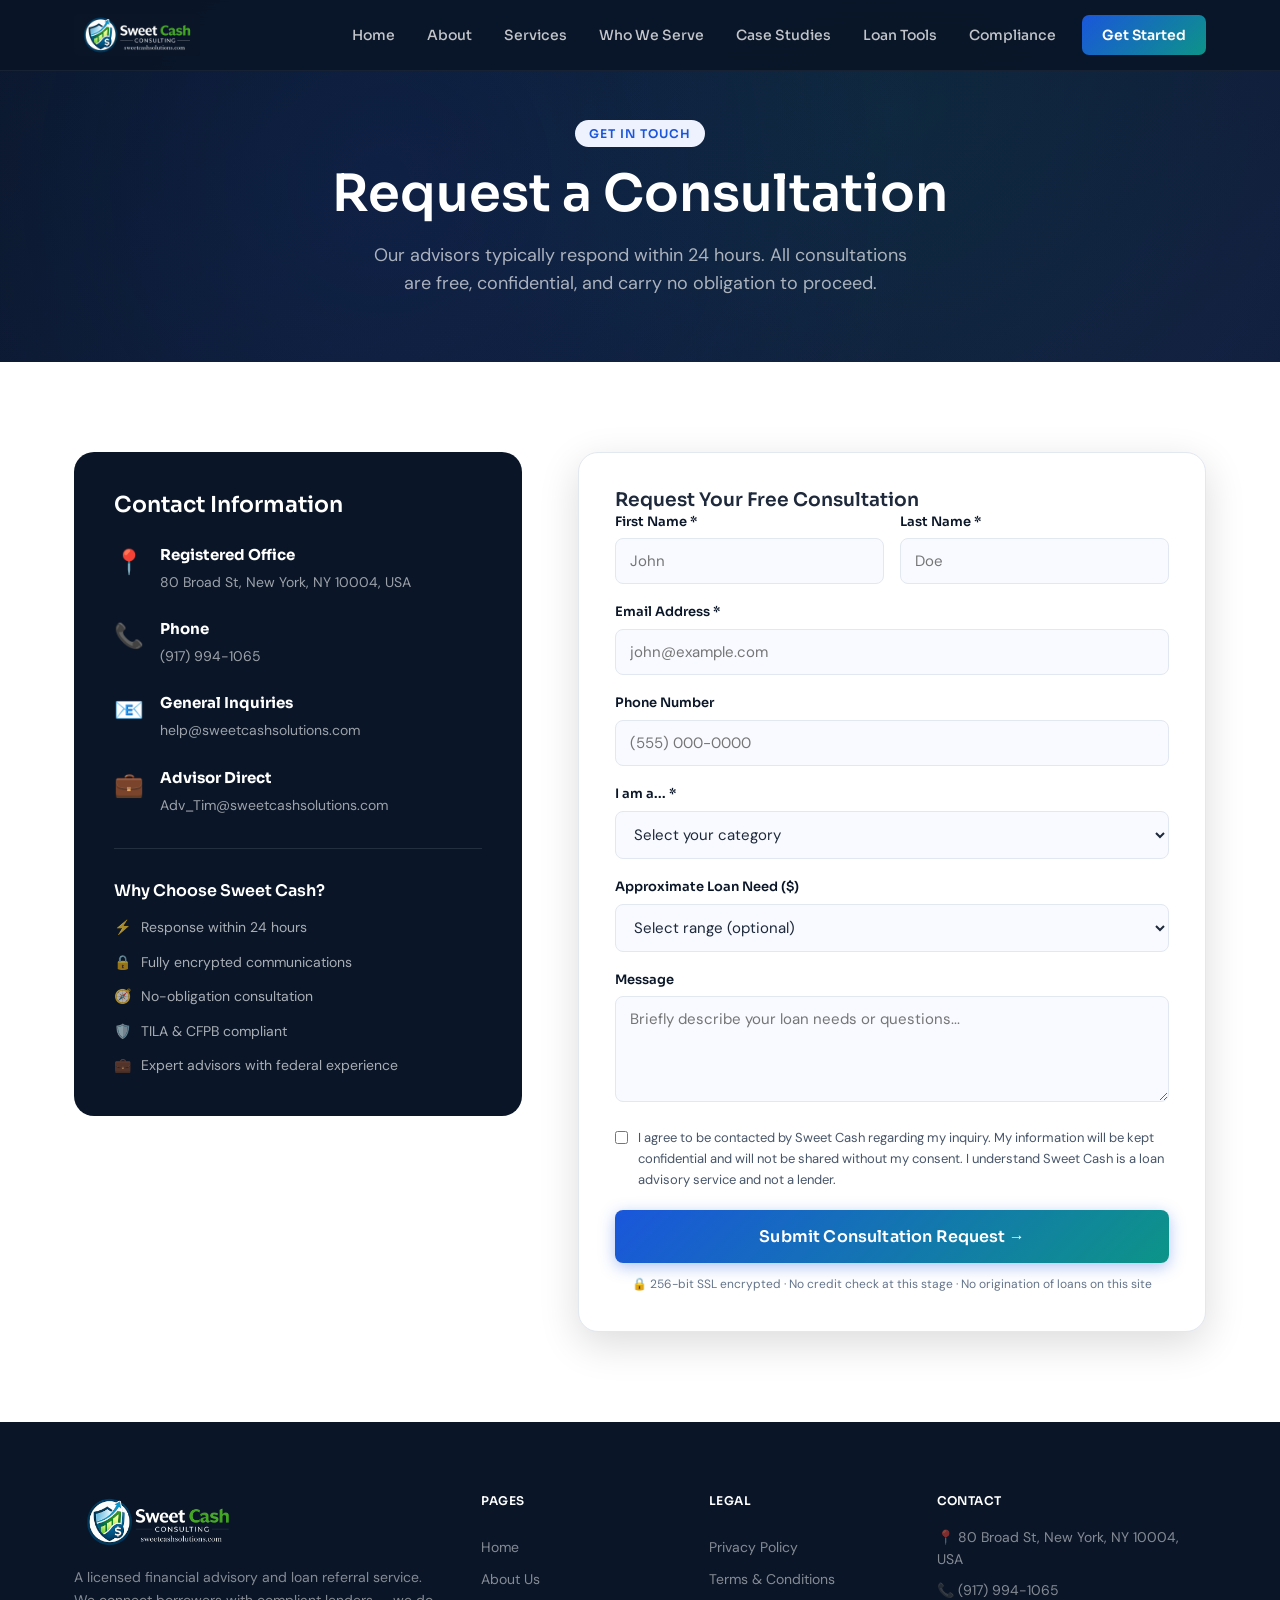
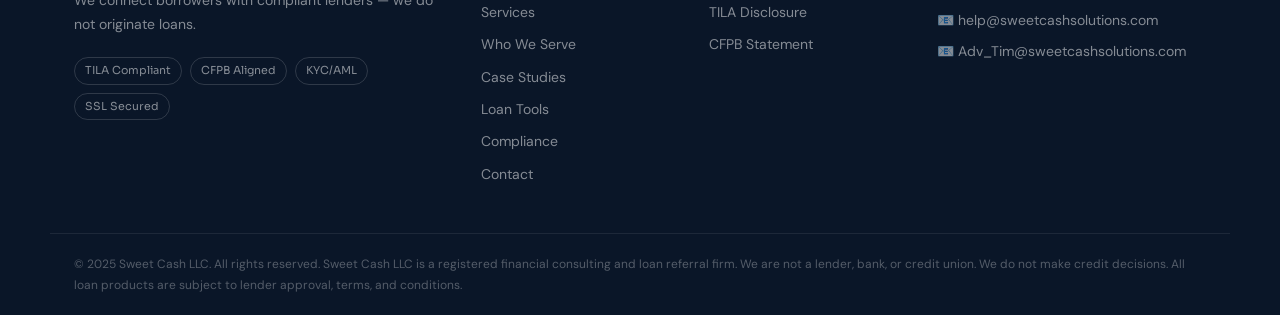
<file: sweetcash/contact.html>
<!DOCTYPE html>
<html lang="en">
<head>
<meta charset="UTF-8">
<meta name="viewport" content="width=device-width, initial-scale=1.0">
<title>Contact Us – Sweet Cash</title>
<link rel="stylesheet" href="assets/style.css">
<link href="https://fonts.googleapis.com/css2?family=Sora:wght@300;400;500;600;700&family=DM+Sans:ital,wght@0,300;0,400;0,500;1,400&display=swap" rel="stylesheet">
</head>
<body>
<header class="header" id="header">
  <div class="container header-inner">
    <a href="index.html" class="logo"><img src="assets/logo.png" alt="SweetCash" class="logo-img"></a>
    <nav class="nav" id="nav">
      <a href="index.html" class="nav-link">Home</a><a href="about.html" class="nav-link">About</a><a href="services.html" class="nav-link">Services</a><a href="segments.html" class="nav-link">Who We Serve</a><a href="cases.html" class="nav-link">Case Studies</a><a href="tools.html" class="nav-link">Loan Tools</a><a href="compliance.html" class="nav-link">Compliance</a><a href="contact.html" class="nav-cta active">Get Started</a>
    </nav>
    <button class="hamburger" id="hamburger"><span></span><span></span><span></span></button>
  </div>
</header>

<section class="page-hero">
  <div class="container">
    <span class="section-tag">Get in Touch</span>
    <h1>Request a Consultation</h1>
    <p>Our advisors typically respond within 24 hours. All consultations are free, confidential, and carry no obligation to proceed.</p>
  </div>
</section>

<section class="section">
  <div class="container">
    <div class="contact-grid">
      <div class="contact-info-full">
        <h3>Contact Information</h3>
        <div class="contact-item">
          <div class="ci-icon">📍</div>
          <div class="ci-content">
            <strong>Registered Office</strong>
            <p>80 Broad St, New York, NY 10004, USA</p>
          </div>
        </div>
        <div class="contact-item">
          <div class="ci-icon">📞</div>
          <div class="ci-content">
            <strong>Phone</strong>
            <p>(917) 994-1065</p>
          </div>
        </div>
        <div class="contact-item">
          <div class="ci-icon">📧</div>
          <div class="ci-content">
            <strong>General Inquiries</strong>
            <p>help@sweetcashsolutions.com</p>
          </div>
        </div>
        <div class="contact-item">
          <div class="ci-icon">💼</div>
          <div class="ci-content">
            <strong>Advisor Direct</strong>
            <p>Adv_Tim@sweetcashsolutions.com</p>
          </div>
        </div>

        <div style="margin-top:32px;padding-top:32px;border-top:1px solid rgba(255,255,255,0.1);">
          <h4 style="color:white;font-size:16px;margin-bottom:16px;">Why Choose Sweet Cash?</h4>
          <ul style="list-style:none;display:flex;flex-direction:column;gap:12px;">
            <li style="display:flex;gap:10px;color:rgba(255,255,255,0.65);font-size:14px;"><span>⚡</span> Response within 24 hours</li>
            <li style="display:flex;gap:10px;color:rgba(255,255,255,0.65);font-size:14px;"><span>🔒</span> Fully encrypted communications</li>
            <li style="display:flex;gap:10px;color:rgba(255,255,255,0.65);font-size:14px;"><span>🧭</span> No-obligation consultation</li>
            <li style="display:flex;gap:10px;color:rgba(255,255,255,0.65);font-size:14px;"><span>🛡️</span> TILA & CFPB compliant</li>
            <li style="display:flex;gap:10px;color:rgba(255,255,255,0.65);font-size:14px;"><span>💼</span> Expert advisors with federal experience</li>
          </ul>
        </div>
      </div>

      <div>
        <div class="lead-form-wrap">
          <h3>Request Your Free Consultation</h3>
          <form id="contactForm">
            <div class="form-row">
              <div class="form-group">
                <label>First Name *</label>
                <input type="text" name="first_name" placeholder="John" required>
              </div>
              <div class="form-group">
                <label>Last Name *</label>
                <input type="text" name="last_name" placeholder="Doe" required>
              </div>
            </div>
            <div class="form-group">
              <label>Email Address *</label>
              <input type="email" name="email" placeholder="john@example.com" required>
            </div>
            <div class="form-group">
              <label>Phone Number</label>
              <input type="tel" name="phone" placeholder="(555) 000-0000">
            </div>
            <div class="form-group">
              <label>I am a... *</label>
              <select name="category" required>
                <option value="">Select your category</option>
                <option value="federal_government">Federal / Government Employee</option>
                <option value="military_veteran">Military / Veteran</option>
                <option value="healthcare_worker">Healthcare Worker</option>
                <option value="educator_school_staff">Educator / School Staff</option>
                <option value="gig_economy">Gig Economy / Contract Worker</option>
                <option value="young_professional">Young Professional</option>
                <option value="small_business_freelancer">Small Business Owner / Freelancer</option>
                <option value="other">Other</option>
              </select>
            </div>
            <div class="form-group">
              <label>Approximate Loan Need ($)</label>
              <select name="loan_need">
                <option value="">Select range (optional)</option>
                <option value="under_2000">Under $2,000</option>
                <option value="2000_5000">$2,000 – $5,000</option>
                <option value="5000_10000">$5,000 – $10,000</option>
                <option value="10000_20000">$10,000 – $20,000</option>
                <option value="over_20000">Over $20,000</option>
              </select>
            </div>
            <div class="form-group">
              <label>Message</label>
              <textarea name="message" rows="4" placeholder="Briefly describe your loan needs or questions..."></textarea>
            </div>
            <div class="form-check">
              <input type="checkbox" id="consent2" required>
              <label for="consent2">I agree to be contacted by Sweet Cash regarding my inquiry. My information will be kept confidential and will not be shared without my consent. I understand Sweet Cash is a loan advisory service and not a lender.</label>
            </div>
            <button type="submit" class="btn btn-primary btn-full">Submit Consultation Request →</button>
            <p class="form-note">🔒 256-bit SSL encrypted · No credit check at this stage · No origination of loans on this site</p>
          </form>
        </div>
      </div>
    </div>
  </div>
</section>

<footer class="footer">
  <div class="container footer-inner">
    <div class="footer-brand"><a href="index.html" class="logo logo-light"><img src="assets/logo.png" alt="SweetCash" class="logo-img"></a><p>A licensed financial advisory and loan referral service. We connect borrowers with compliant lenders — we do not originate loans.</p><div class="footer-badges"><span class="badge">TILA Compliant</span><span class="badge">CFPB Aligned</span><span class="badge">KYC/AML</span><span class="badge">SSL Secured</span></div></div>
    <div class="footer-links"><h5>Pages</h5><a href="index.html">Home</a><a href="about.html">About Us</a><a href="services.html">Services</a><a href="segments.html">Who We Serve</a><a href="cases.html">Case Studies</a><a href="tools.html">Loan Tools</a><a href="compliance.html">Compliance</a><a href="contact.html">Contact</a></div>
    <div class="footer-links"><h5>Legal</h5><a href="compliance.html">Privacy Policy</a><a href="compliance.html">Terms & Conditions</a><a href="compliance.html">TILA Disclosure</a><a href="compliance.html">CFPB Statement</a></div>
    <div class="footer-contact"><h5>Contact</h5><p>📍 80 Broad St, New York, NY 10004, USA</p><p>📞 (917) 994-1065</p><p>📧 help@sweetcashsolutions.com</p><p>📧 Adv_Tim@sweetcashsolutions.com</p></div>
  </div>
  <div class="footer-bottom"><div class="container"><p>© 2025 Sweet Cash LLC. All rights reserved. Sweet Cash LLC is a registered financial consulting and loan referral firm. We are not a lender, bank, or credit union. We do not make credit decisions. All loan products are subject to lender approval, terms, and conditions.</p></div></div>
</footer>
<script src="assets/script.js"></script>
</body>
</html>
</file>
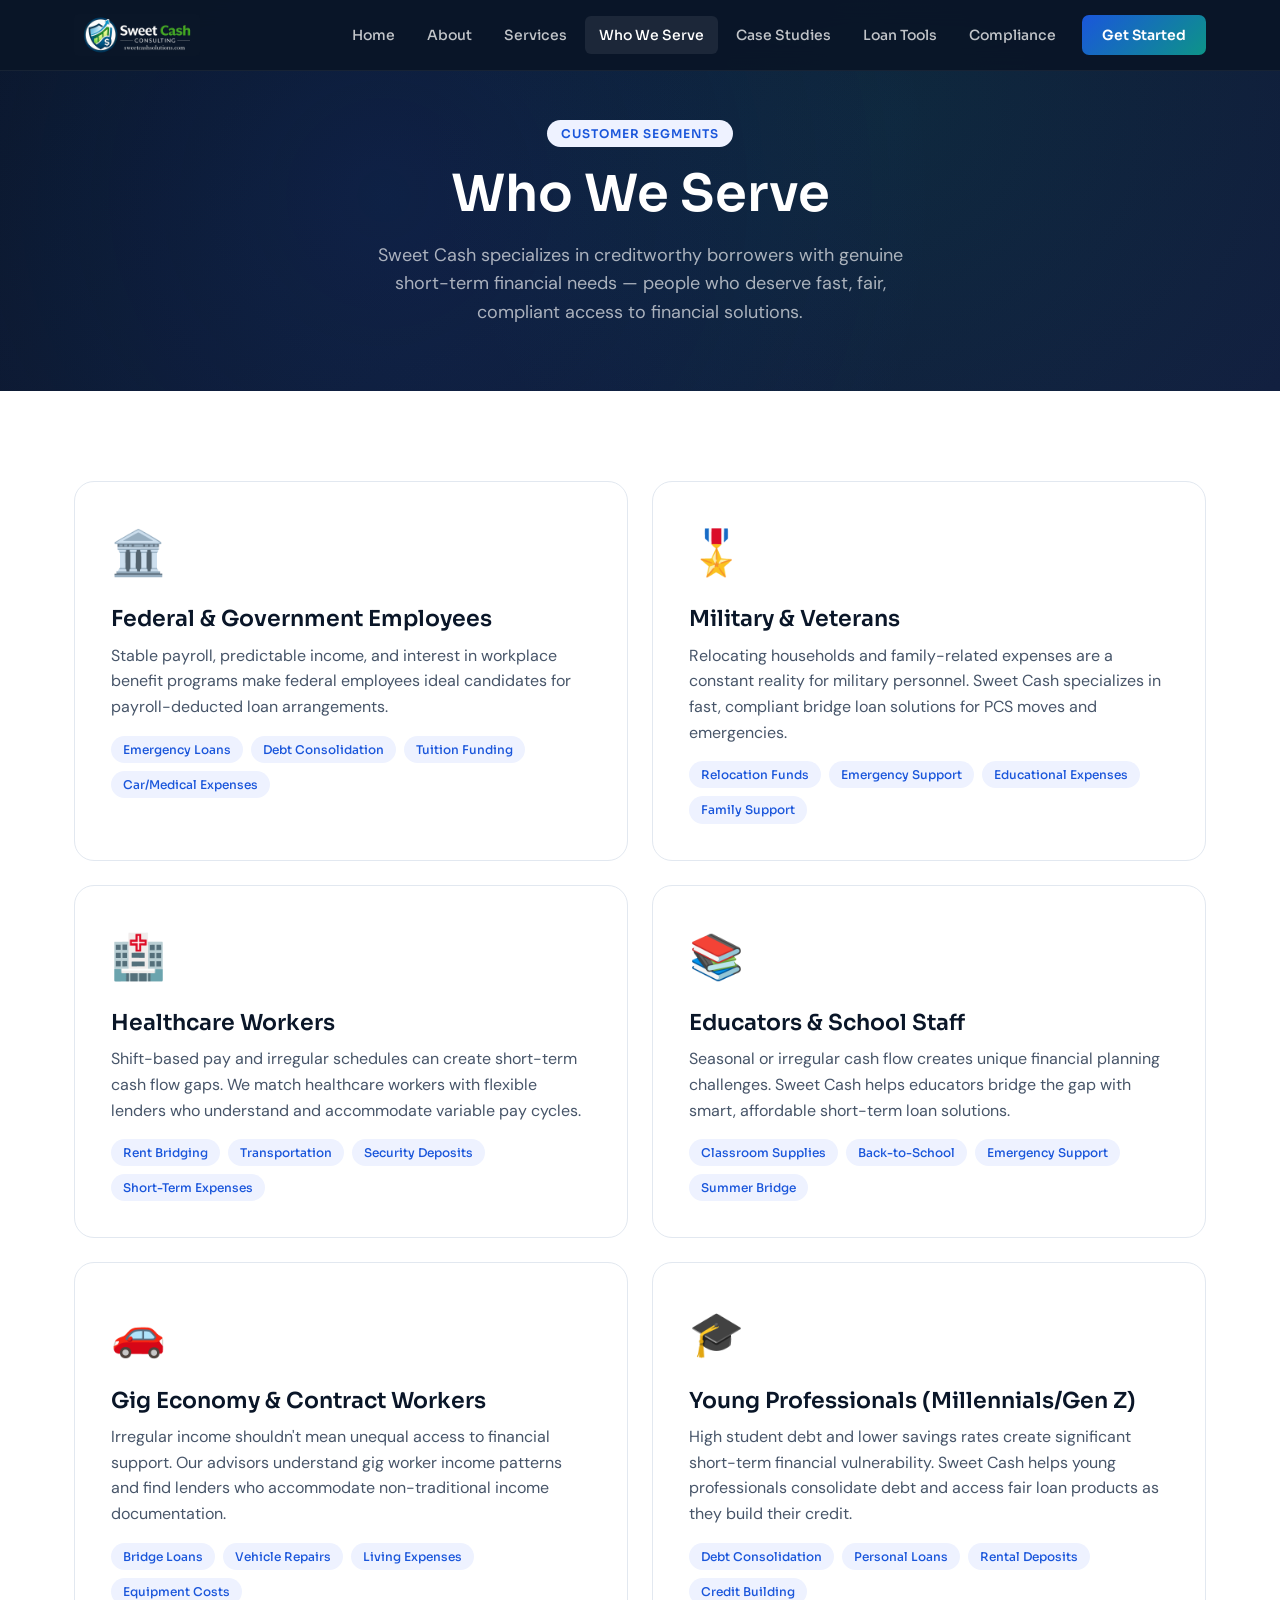
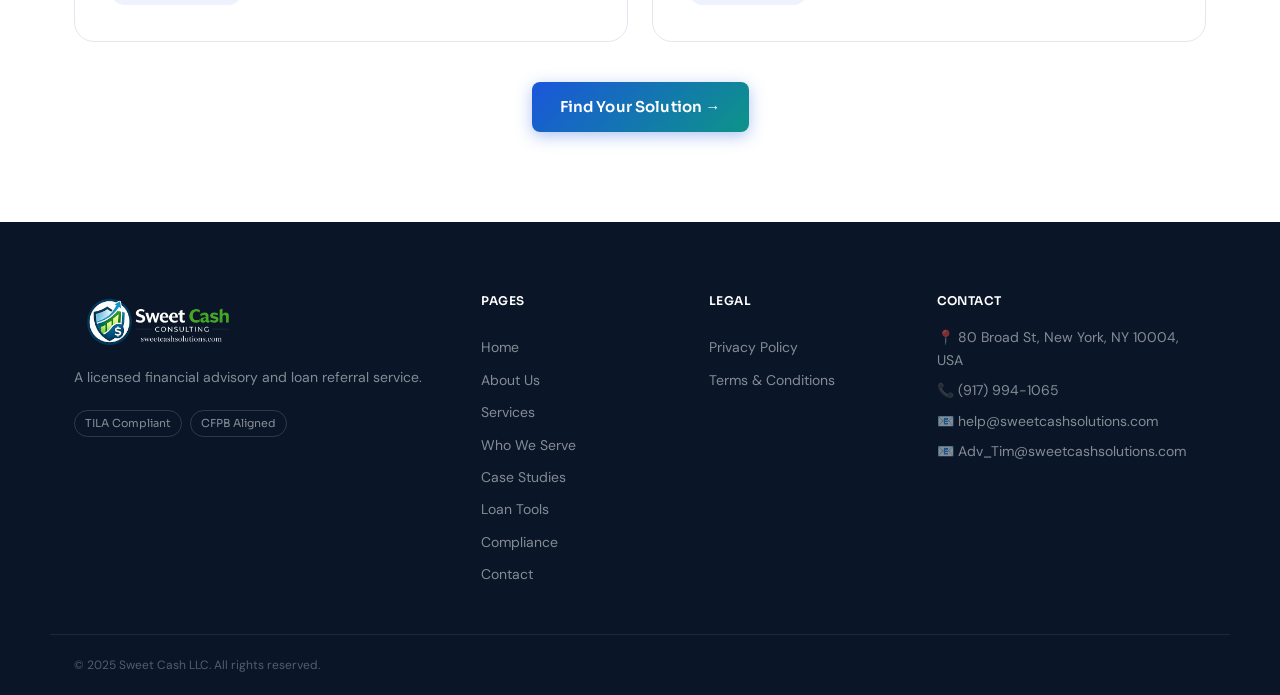
<file: sweetcash/segments.html>
<!DOCTYPE html>
<html lang="en">
<head>
<meta charset="UTF-8">
<meta name="viewport" content="width=device-width, initial-scale=1.0">
<title>Who We Serve – Sweet Cash</title>
<link rel="stylesheet" href="assets/style.css">
<link href="https://fonts.googleapis.com/css2?family=Sora:wght@300;400;500;600;700&family=DM+Sans:ital,wght@0,300;0,400;0,500;1,400&display=swap" rel="stylesheet">
</head>
<body>
<header class="header" id="header">
  <div class="container header-inner">
    <a href="index.html" class="logo"><img src="assets/logo.png" alt="SweetCash" class="logo-img"></a>
    <nav class="nav" id="nav">
      <a href="index.html" class="nav-link">Home</a><a href="about.html" class="nav-link">About</a><a href="services.html" class="nav-link">Services</a><a href="segments.html" class="nav-link active">Who We Serve</a><a href="cases.html" class="nav-link">Case Studies</a><a href="tools.html" class="nav-link">Loan Tools</a><a href="compliance.html" class="nav-link">Compliance</a><a href="contact.html" class="nav-cta">Get Started</a>
    </nav>
    <button class="hamburger" id="hamburger"><span></span><span></span><span></span></button>
  </div>
</header>

<section class="page-hero">
  <div class="container">
    <span class="section-tag">Customer Segments</span>
    <h1>Who We Serve</h1>
    <p>Sweet Cash specializes in creditworthy borrowers with genuine short-term financial needs — people who deserve fast, fair, compliant access to financial solutions.</p>
  </div>
</section>

<section class="section">
  <div class="container">
    <div class="segments-full">
      <div class="segment-full-card">
        <div class="seg-icon">🏛️</div>
        <h3>Federal & Government Employees</h3>
        <p>Stable payroll, predictable income, and interest in workplace benefit programs make federal employees ideal candidates for payroll-deducted loan arrangements.</p>
        <div class="loan-types">
          <span class="loan-tag">Emergency Loans</span>
          <span class="loan-tag">Debt Consolidation</span>
          <span class="loan-tag">Tuition Funding</span>
          <span class="loan-tag">Car/Medical Expenses</span>
        </div>
      </div>
      <div class="segment-full-card">
        <div class="seg-icon">🎖️</div>
        <h3>Military & Veterans</h3>
        <p>Relocating households and family-related expenses are a constant reality for military personnel. Sweet Cash specializes in fast, compliant bridge loan solutions for PCS moves and emergencies.</p>
        <div class="loan-types">
          <span class="loan-tag">Relocation Funds</span>
          <span class="loan-tag">Emergency Support</span>
          <span class="loan-tag">Educational Expenses</span>
          <span class="loan-tag">Family Support</span>
        </div>
      </div>
      <div class="segment-full-card">
        <div class="seg-icon">🏥</div>
        <h3>Healthcare Workers</h3>
        <p>Shift-based pay and irregular schedules can create short-term cash flow gaps. We match healthcare workers with flexible lenders who understand and accommodate variable pay cycles.</p>
        <div class="loan-types">
          <span class="loan-tag">Rent Bridging</span>
          <span class="loan-tag">Transportation</span>
          <span class="loan-tag">Security Deposits</span>
          <span class="loan-tag">Short-Term Expenses</span>
        </div>
      </div>
      <div class="segment-full-card">
        <div class="seg-icon">📚</div>
        <h3>Educators & School Staff</h3>
        <p>Seasonal or irregular cash flow creates unique financial planning challenges. Sweet Cash helps educators bridge the gap with smart, affordable short-term loan solutions.</p>
        <div class="loan-types">
          <span class="loan-tag">Classroom Supplies</span>
          <span class="loan-tag">Back-to-School</span>
          <span class="loan-tag">Emergency Support</span>
          <span class="loan-tag">Summer Bridge</span>
        </div>
      </div>
      <div class="segment-full-card">
        <div class="seg-icon">🚗</div>
        <h3>Gig Economy & Contract Workers</h3>
        <p>Irregular income shouldn't mean unequal access to financial support. Our advisors understand gig worker income patterns and find lenders who accommodate non-traditional income documentation.</p>
        <div class="loan-types">
          <span class="loan-tag">Bridge Loans</span>
          <span class="loan-tag">Vehicle Repairs</span>
          <span class="loan-tag">Living Expenses</span>
          <span class="loan-tag">Equipment Costs</span>
        </div>
      </div>
      <div class="segment-full-card">
        <div class="seg-icon">🎓</div>
        <h3>Young Professionals (Millennials/Gen Z)</h3>
        <p>High student debt and lower savings rates create significant short-term financial vulnerability. Sweet Cash helps young professionals consolidate debt and access fair loan products as they build their credit.</p>
        <div class="loan-types">
          <span class="loan-tag">Debt Consolidation</span>
          <span class="loan-tag">Personal Loans</span>
          <span class="loan-tag">Rental Deposits</span>
          <span class="loan-tag">Credit Building</span>
        </div>
      </div>
    </div>
    <div class="center-cta"><a href="contact.html" class="btn btn-primary">Find Your Solution →</a></div>
  </div>
</section>

<footer class="footer">
  <div class="container footer-inner">
    <div class="footer-brand"><a href="index.html" class="logo logo-light"><img src="assets/logo.png" alt="SweetCash" class="logo-img"></a><p>A licensed financial advisory and loan referral service.</p><div class="footer-badges"><span class="badge">TILA Compliant</span><span class="badge">CFPB Aligned</span></div></div>
    <div class="footer-links"><h5>Pages</h5><a href="index.html">Home</a><a href="about.html">About Us</a><a href="services.html">Services</a><a href="segments.html">Who We Serve</a><a href="cases.html">Case Studies</a><a href="tools.html">Loan Tools</a><a href="compliance.html">Compliance</a><a href="contact.html">Contact</a></div>
    <div class="footer-links"><h5>Legal</h5><a href="compliance.html">Privacy Policy</a><a href="compliance.html">Terms & Conditions</a></div>
    <div class="footer-contact"><h5>Contact</h5><p>📍 80 Broad St, New York, NY 10004, USA</p><p>📞 (917) 994-1065</p><p>📧 help@sweetcashsolutions.com</p><p>📧 Adv_Tim@sweetcashsolutions.com</p></div>
  </div>
  <div class="footer-bottom"><div class="container"><p>© 2025 Sweet Cash LLC. All rights reserved.</p></div></div>
</footer>
<script src="assets/script.js"></script>
</body>
</html>
</file>
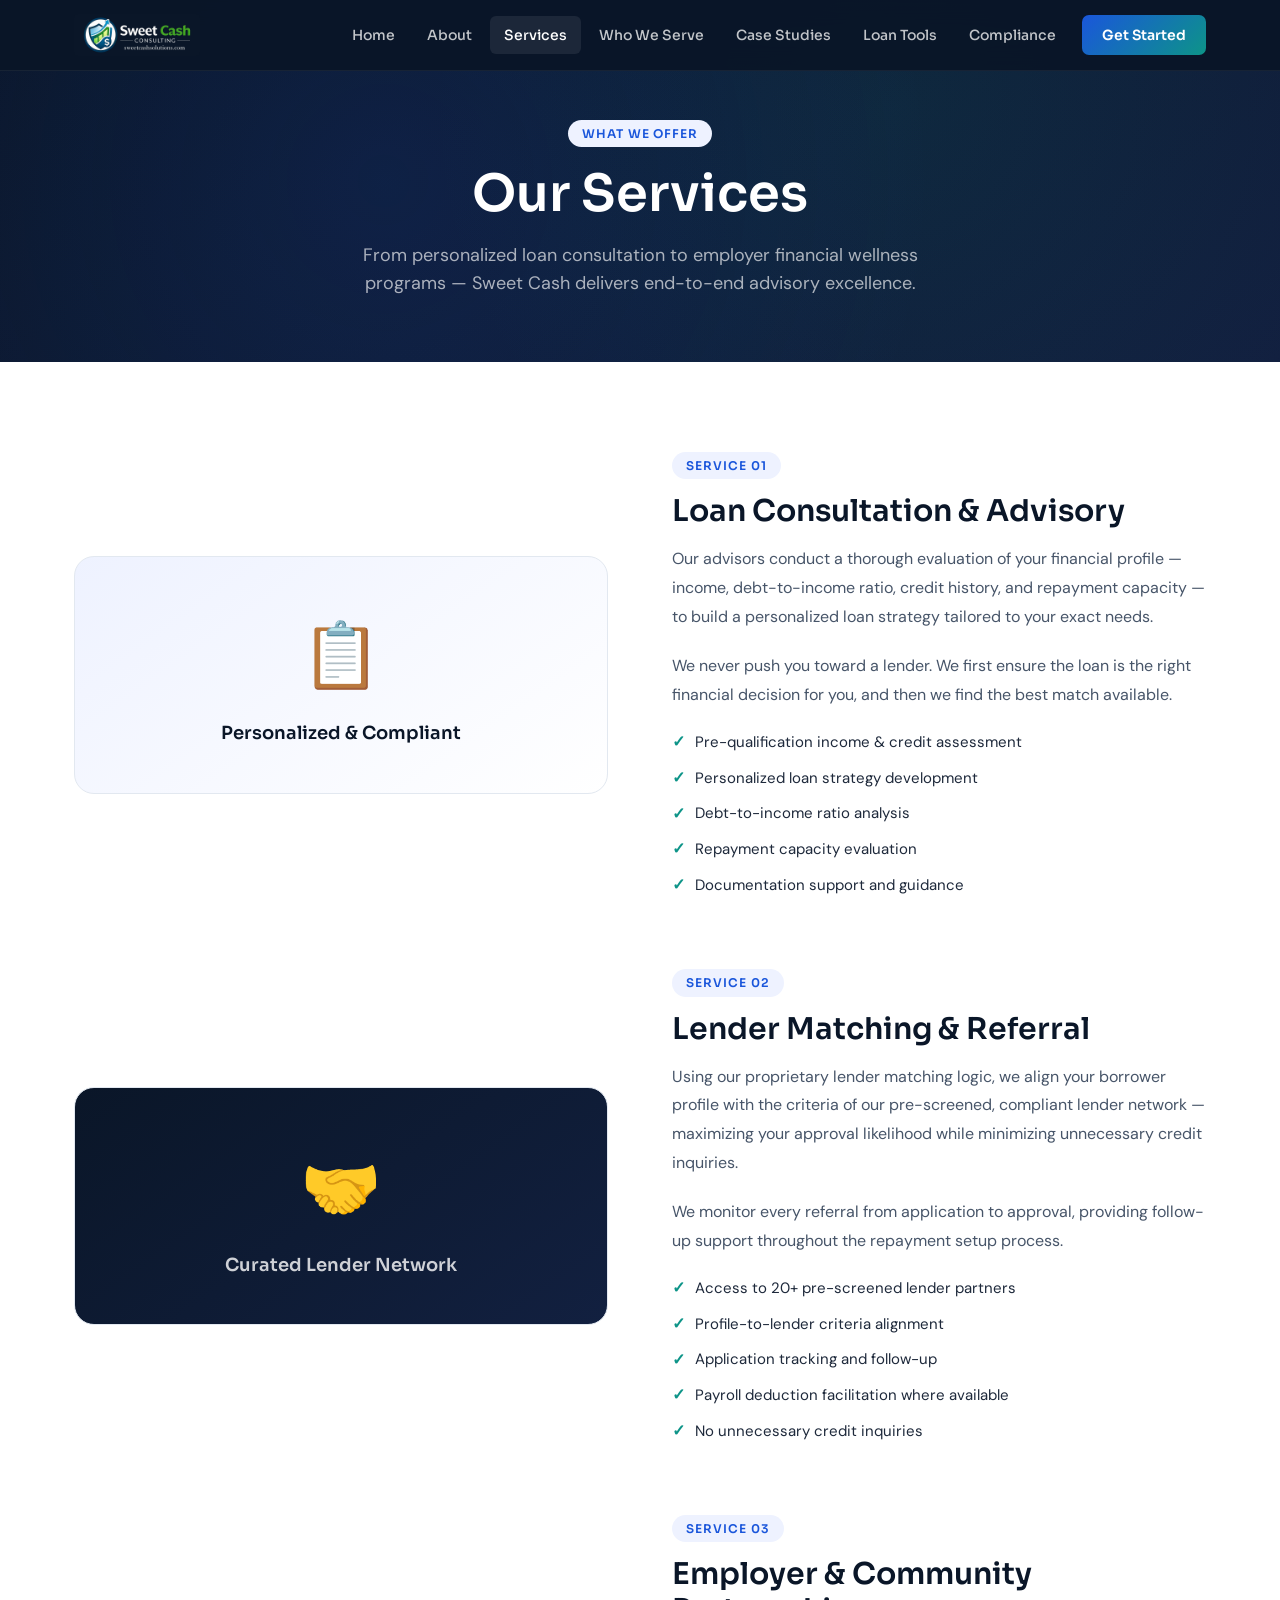
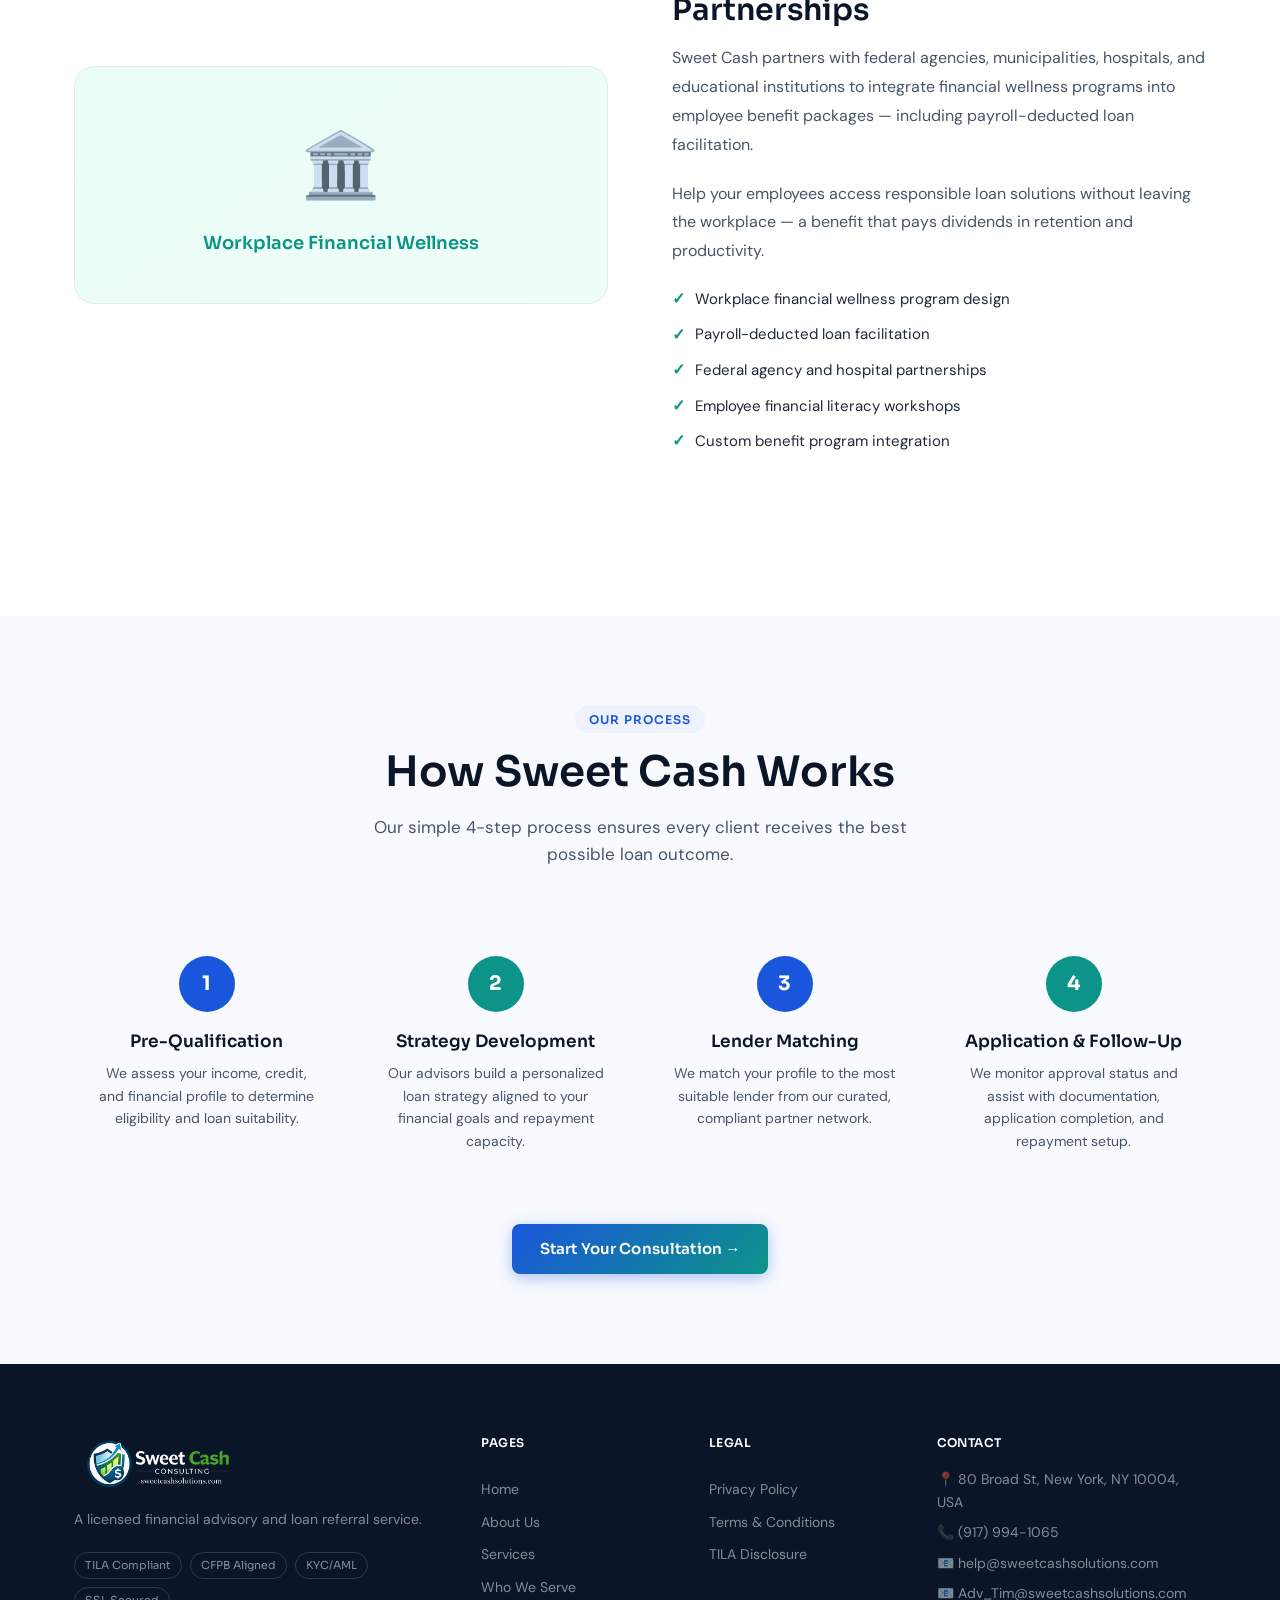
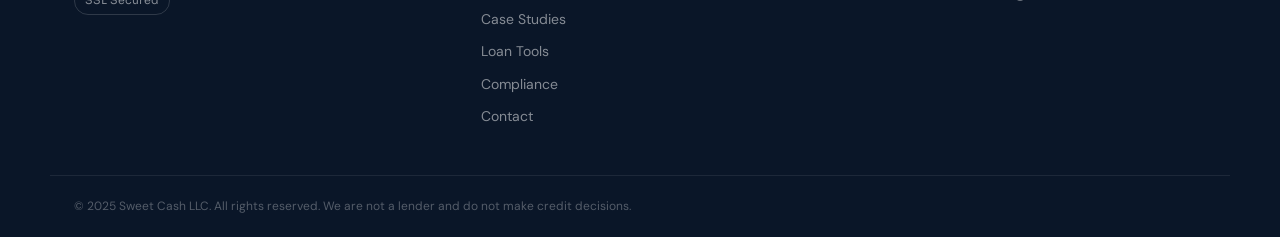
<file: sweetcash/services.html>
<!DOCTYPE html>
<html lang="en">
<head>
<meta charset="UTF-8">
<meta name="viewport" content="width=device-width, initial-scale=1.0">
<title>Services – Sweet Cash</title>
<meta name="description" content="Sweet Cash offers loan consultation, lender matching, and employer partnership services for federal employees and more.">
<link rel="stylesheet" href="assets/style.css">
<link href="https://fonts.googleapis.com/css2?family=Sora:wght@300;400;500;600;700&family=DM+Sans:ital,wght@0,300;0,400;0,500;1,400&display=swap" rel="stylesheet">
</head>
<body>
<header class="header" id="header">
  <div class="container header-inner">
    <a href="index.html" class="logo"><img src="assets/logo.png" alt="SweetCash" class="logo-img"></a>
    <nav class="nav" id="nav">
      <a href="index.html" class="nav-link">Home</a>
      <a href="about.html" class="nav-link">About</a>
      <a href="services.html" class="nav-link active">Services</a>
      <a href="segments.html" class="nav-link">Who We Serve</a>
      <a href="cases.html" class="nav-link">Case Studies</a>
      <a href="tools.html" class="nav-link">Loan Tools</a>
      <a href="compliance.html" class="nav-link">Compliance</a>
      <a href="contact.html" class="nav-cta">Get Started</a>
    </nav>
    <button class="hamburger" id="hamburger"><span></span><span></span><span></span></button>
  </div>
</header>

<section class="page-hero">
  <div class="container">
    <span class="section-tag">What We Offer</span>
    <h1>Our Services</h1>
    <p>From personalized loan consultation to employer financial wellness programs — Sweet Cash delivers end-to-end advisory excellence.</p>
  </div>
</section>

<section class="section">
  <div class="container">
    <div class="service-block">
      <div class="service-visual">
        <span class="service-icon-big">📋</span>
        <h4 style="color:var(--navy);font-size:18px;">Personalized & Compliant</h4>
      </div>
      <div class="service-text">
        <span class="section-tag">Service 01</span>
        <h2>Loan Consultation & Advisory</h2>
        <p>Our advisors conduct a thorough evaluation of your financial profile — income, debt-to-income ratio, credit history, and repayment capacity — to build a personalized loan strategy tailored to your exact needs.</p>
        <p>We never push you toward a lender. We first ensure the loan is the right financial decision for you, and then we find the best match available.</p>
        <ul class="service-features">
          <li>Pre-qualification income & credit assessment</li>
          <li>Personalized loan strategy development</li>
          <li>Debt-to-income ratio analysis</li>
          <li>Repayment capacity evaluation</li>
          <li>Documentation support and guidance</li>
        </ul>
      </div>
    </div>

    <div class="service-block reverse">
      <div class="service-text">
        <span class="section-tag">Service 02</span>
        <h2>Lender Matching & Referral</h2>
        <p>Using our proprietary lender matching logic, we align your borrower profile with the criteria of our pre-screened, compliant lender network — maximizing your approval likelihood while minimizing unnecessary credit inquiries.</p>
        <p>We monitor every referral from application to approval, providing follow-up support throughout the repayment setup process.</p>
        <ul class="service-features">
          <li>Access to 20+ pre-screened lender partners</li>
          <li>Profile-to-lender criteria alignment</li>
          <li>Application tracking and follow-up</li>
          <li>Payroll deduction facilitation where available</li>
          <li>No unnecessary credit inquiries</li>
        </ul>
      </div>
      <div class="service-visual" style="background:linear-gradient(145deg,var(--navy),var(--navy-mid));">
        <span class="service-icon-big">🤝</span>
        <h4 style="color:rgba(255,255,255,0.8);font-size:18px;">Curated Lender Network</h4>
      </div>
    </div>

    <div class="service-block">
      <div class="service-visual" style="background:linear-gradient(145deg,#e8fdf5,#f0fdf9);">
        <span class="service-icon-big">🏛️</span>
        <h4 style="color:var(--teal);font-size:18px;">Workplace Financial Wellness</h4>
      </div>
      <div class="service-text">
        <span class="section-tag">Service 03</span>
        <h2>Employer & Community Partnerships</h2>
        <p>Sweet Cash partners with federal agencies, municipalities, hospitals, and educational institutions to integrate financial wellness programs into employee benefit packages — including payroll-deducted loan facilitation.</p>
        <p>Help your employees access responsible loan solutions without leaving the workplace — a benefit that pays dividends in retention and productivity.</p>
        <ul class="service-features">
          <li>Workplace financial wellness program design</li>
          <li>Payroll-deducted loan facilitation</li>
          <li>Federal agency and hospital partnerships</li>
          <li>Employee financial literacy workshops</li>
          <li>Custom benefit program integration</li>
        </ul>
      </div>
    </div>
  </div>
</section>

<section class="section bg-light">
  <div class="container">
    <div class="section-header">
      <span class="section-tag">Our Process</span>
      <h2>How Sweet Cash Works</h2>
      <p>Our simple 4-step process ensures every client receives the best possible loan outcome.</p>
    </div>
    <div style="display:grid;grid-template-columns:repeat(4,1fr);gap:24px;">
      <div style="text-align:center;padding:32px 20px;">
        <div style="width:56px;height:56px;background:var(--blue);border-radius:50%;display:flex;align-items:center;justify-content:center;color:white;font-family:var(--font);font-weight:700;font-size:20px;margin:0 auto 20px;">1</div>
        <h4 style="font-size:17px;color:var(--navy);margin-bottom:10px;">Pre-Qualification</h4>
        <p style="color:var(--text-light);font-size:14px;">We assess your income, credit, and financial profile to determine eligibility and loan suitability.</p>
      </div>
      <div style="text-align:center;padding:32px 20px;">
        <div style="width:56px;height:56px;background:var(--teal);border-radius:50%;display:flex;align-items:center;justify-content:center;color:white;font-family:var(--font);font-weight:700;font-size:20px;margin:0 auto 20px;">2</div>
        <h4 style="font-size:17px;color:var(--navy);margin-bottom:10px;">Strategy Development</h4>
        <p style="color:var(--text-light);font-size:14px;">Our advisors build a personalized loan strategy aligned to your financial goals and repayment capacity.</p>
      </div>
      <div style="text-align:center;padding:32px 20px;">
        <div style="width:56px;height:56px;background:var(--blue);border-radius:50%;display:flex;align-items:center;justify-content:center;color:white;font-family:var(--font);font-weight:700;font-size:20px;margin:0 auto 20px;">3</div>
        <h4 style="font-size:17px;color:var(--navy);margin-bottom:10px;">Lender Matching</h4>
        <p style="color:var(--text-light);font-size:14px;">We match your profile to the most suitable lender from our curated, compliant partner network.</p>
      </div>
      <div style="text-align:center;padding:32px 20px;">
        <div style="width:56px;height:56px;background:var(--teal);border-radius:50%;display:flex;align-items:center;justify-content:center;color:white;font-family:var(--font);font-weight:700;font-size:20px;margin:0 auto 20px;">4</div>
        <h4 style="font-size:17px;color:var(--navy);margin-bottom:10px;">Application & Follow-Up</h4>
        <p style="color:var(--text-light);font-size:14px;">We monitor approval status and assist with documentation, application completion, and repayment setup.</p>
      </div>
    </div>
    <div class="center-cta"><a href="contact.html" class="btn btn-primary">Start Your Consultation →</a></div>
  </div>
</section>

<footer class="footer">
  <div class="container footer-inner">
    <div class="footer-brand">
      <a href="index.html" class="logo logo-light"><img src="assets/logo.png" alt="SweetCash" class="logo-img"></a>
      <p>A licensed financial advisory and loan referral service.</p>
      <div class="footer-badges"><span class="badge">TILA Compliant</span><span class="badge">CFPB Aligned</span><span class="badge">KYC/AML</span><span class="badge">SSL Secured</span></div>
    </div>
    <div class="footer-links"><h5>Pages</h5><a href="index.html">Home</a><a href="about.html">About Us</a><a href="services.html">Services</a><a href="segments.html">Who We Serve</a><a href="cases.html">Case Studies</a><a href="tools.html">Loan Tools</a><a href="compliance.html">Compliance</a><a href="contact.html">Contact</a></div>
    <div class="footer-links"><h5>Legal</h5><a href="compliance.html">Privacy Policy</a><a href="compliance.html">Terms & Conditions</a><a href="compliance.html">TILA Disclosure</a></div>
    <div class="footer-contact"><h5>Contact</h5><p>📍 80 Broad St, New York, NY 10004, USA</p><p>📞 (917) 994-1065</p><p>📧 help@sweetcashsolutions.com</p><p>📧 Adv_Tim@sweetcashsolutions.com</p></div>
  </div>
  <div class="footer-bottom"><div class="container"><p>© 2025 Sweet Cash LLC. All rights reserved. We are not a lender and do not make credit decisions.</p></div></div>
</footer>
<script src="assets/script.js"></script>
</body>
</html>
</file>
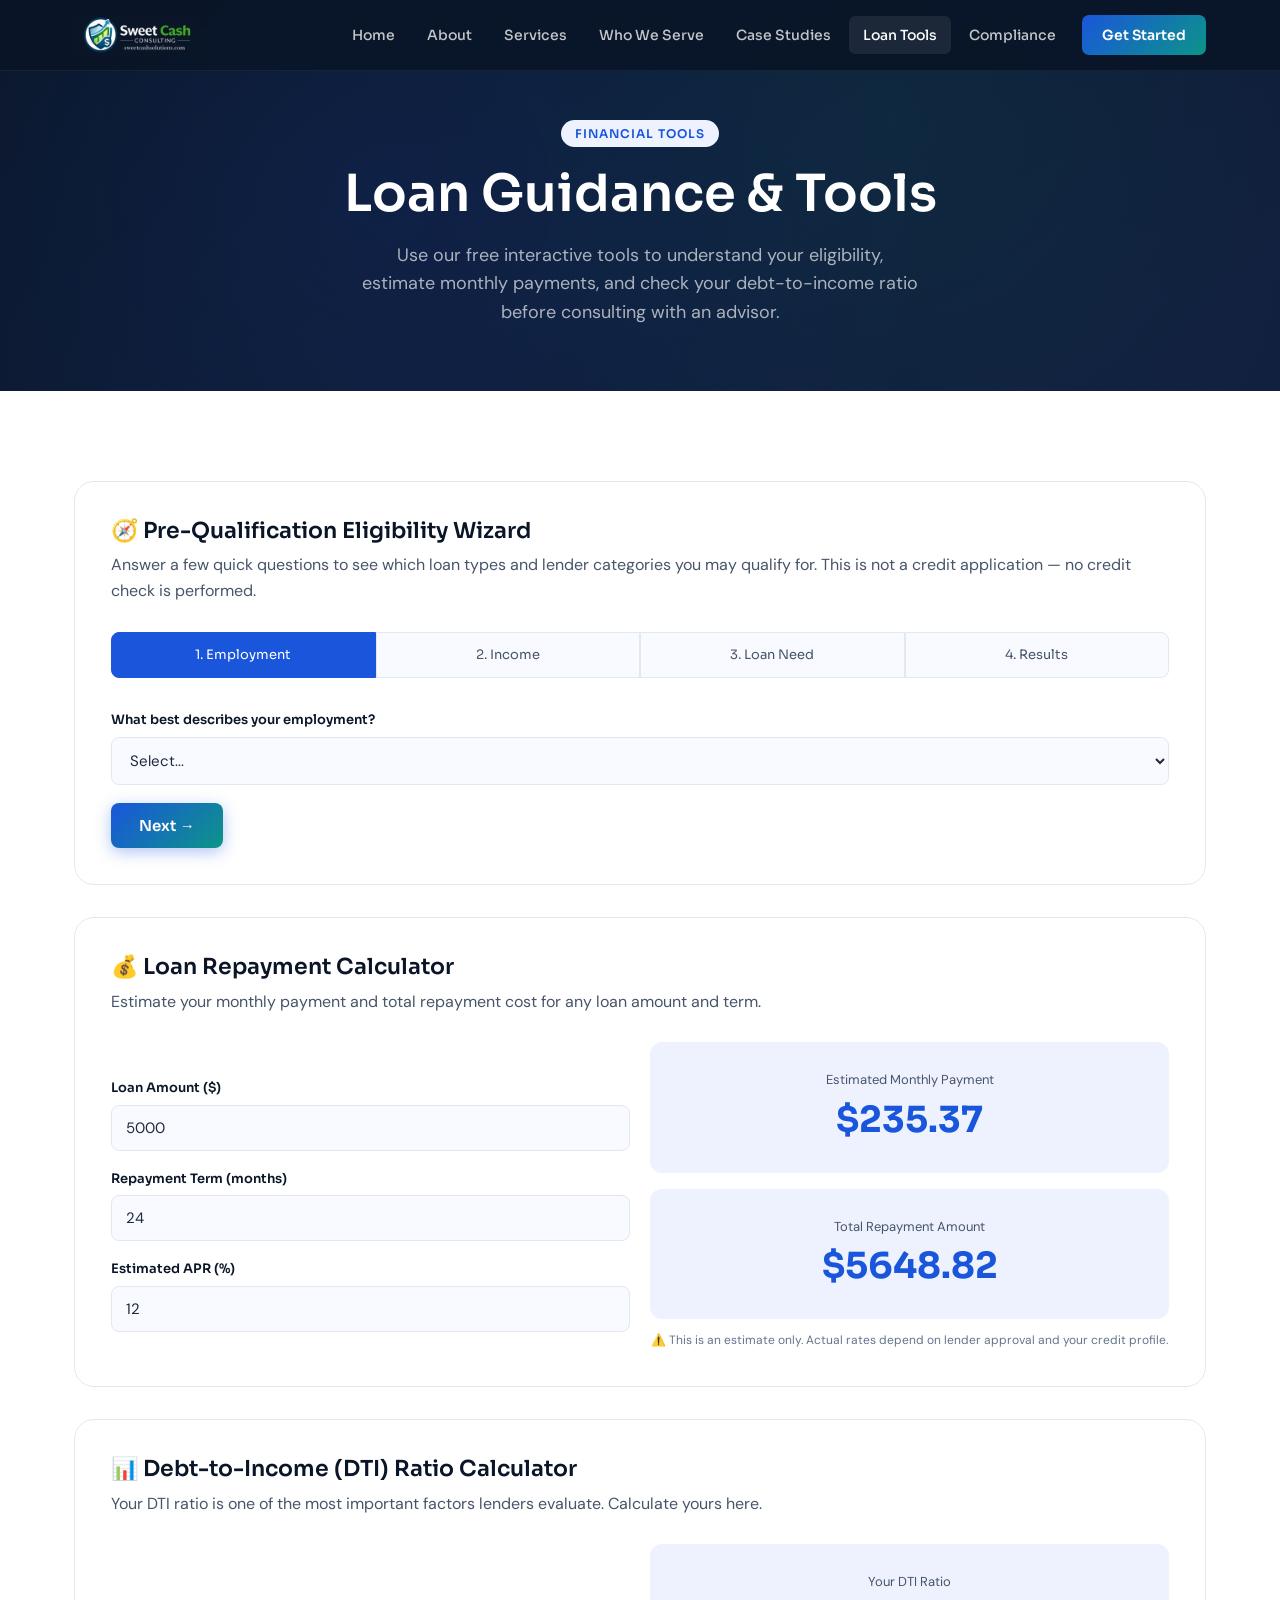
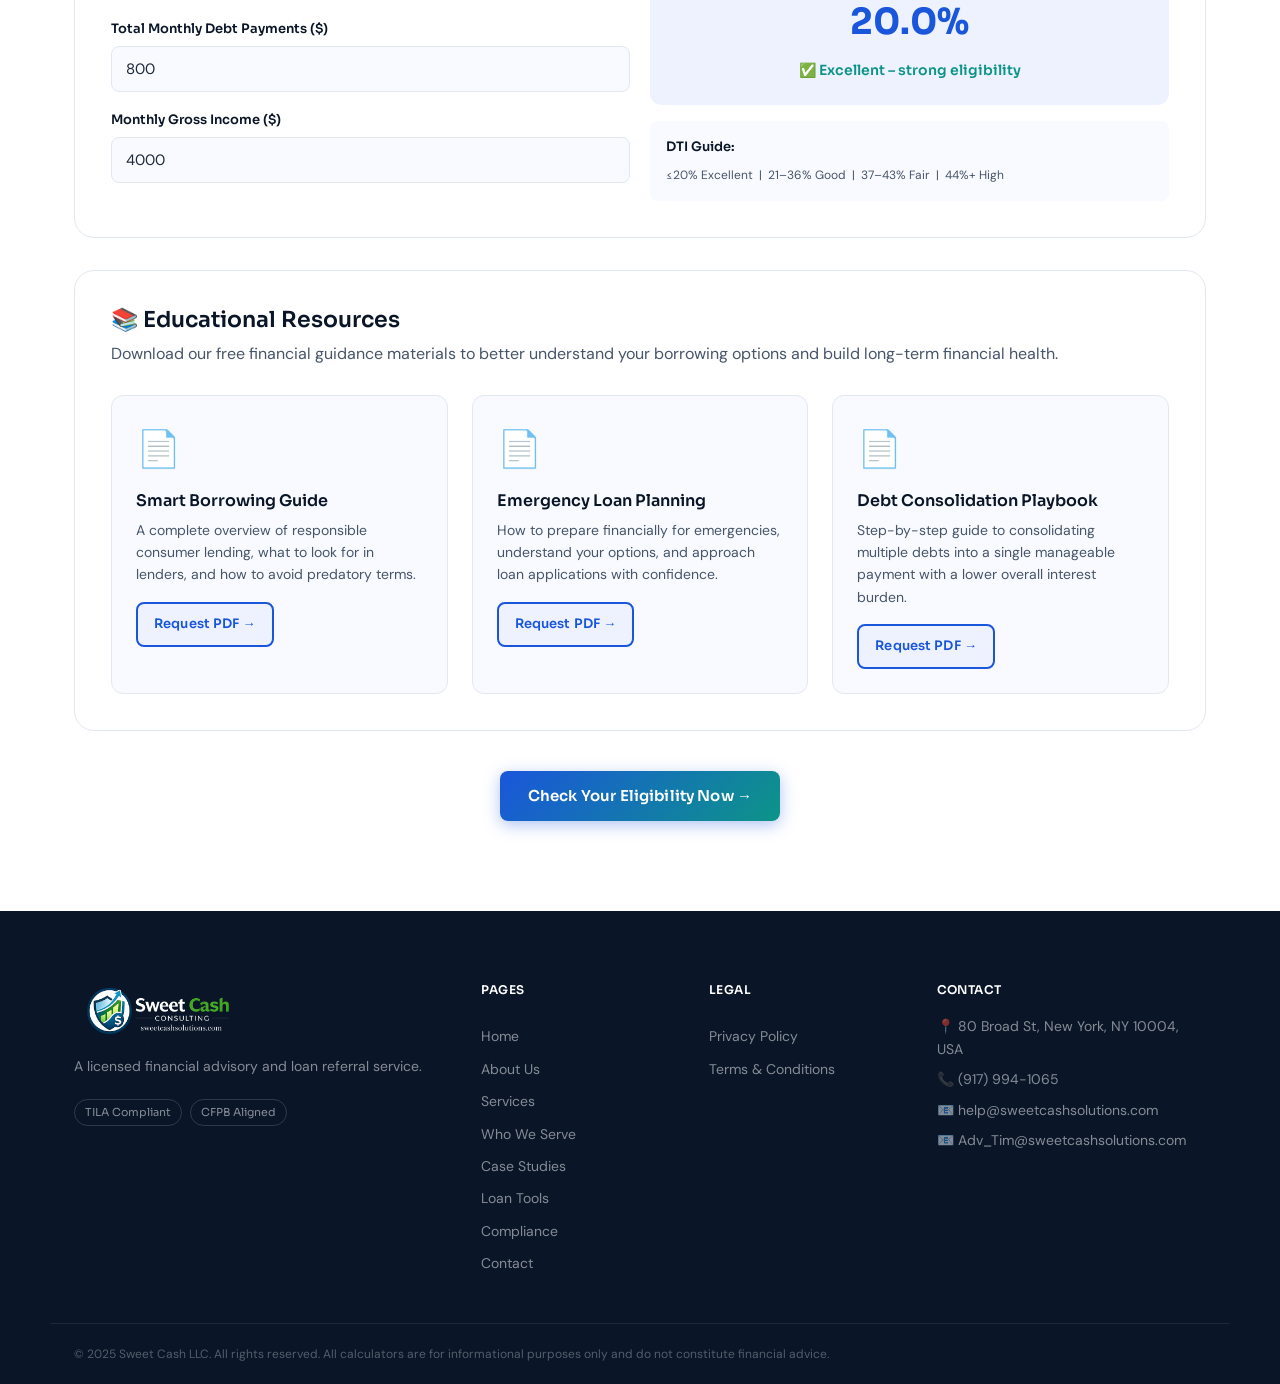
<file: sweetcash/tools.html>
<!DOCTYPE html>
<html lang="en">
<head>
<meta charset="UTF-8">
<meta name="viewport" content="width=device-width, initial-scale=1.0">
<title>Loan Guidance Tools – Sweet Cash</title>
<link rel="stylesheet" href="assets/style.css">
<link href="https://fonts.googleapis.com/css2?family=Sora:wght@300;400;500;600;700&family=DM+Sans:ital,wght@0,300;0,400;0,500;1,400&display=swap" rel="stylesheet">
</head>
<body>
<header class="header" id="header">
  <div class="container header-inner">
    <a href="index.html" class="logo"><img src="assets/logo.png" alt="SweetCash" class="logo-img"></a>
    <nav class="nav" id="nav">
      <a href="index.html" class="nav-link">Home</a><a href="about.html" class="nav-link">About</a><a href="services.html" class="nav-link">Services</a><a href="segments.html" class="nav-link">Who We Serve</a><a href="cases.html" class="nav-link">Case Studies</a><a href="tools.html" class="nav-link active">Loan Tools</a><a href="compliance.html" class="nav-link">Compliance</a><a href="contact.html" class="nav-cta">Get Started</a>
    </nav>
    <button class="hamburger" id="hamburger"><span></span><span></span><span></span></button>
  </div>
</header>

<section class="page-hero">
  <div class="container">
    <span class="section-tag">Financial Tools</span>
    <h1>Loan Guidance & Tools</h1>
    <p>Use our free interactive tools to understand your eligibility, estimate monthly payments, and check your debt-to-income ratio before consulting with an advisor.</p>
  </div>
</section>

<section class="section">
  <div class="container">

    <!-- ELIGIBILITY WIZARD -->
    <div class="tool-card">
      <h3>🧭 Pre-Qualification Eligibility Wizard</h3>
      <p>Answer a few quick questions to see which loan types and lender categories you may qualify for. This is not a credit application — no credit check is performed.</p>
      <div class="wizard-steps">
        <div class="wizard-step active" id="ws1">1. Employment</div>
        <div class="wizard-step" id="ws2">2. Income</div>
        <div class="wizard-step" id="ws3">3. Loan Need</div>
        <div class="wizard-step" id="ws4">4. Results</div>
      </div>
      <div id="wizardContent">
        <!-- Panel 1 -->
        <div class="wizard-panel" id="wp1">
          <div class="form-group">
            <label>What best describes your employment?</label>
            <select id="wEmployment">
              <option value="">Select...</option>
              <option value="federal">Federal / Government Employee</option>
              <option value="military">Active Military / Veteran</option>
              <option value="healthcare">Healthcare Worker</option>
              <option value="educator">Educator / School Staff</option>
              <option value="gig">Gig Economy / Contract Worker</option>
              <option value="young">Young Professional (Employed)</option>
              <option value="other">Other / Small Business Owner</option>
            </select>
          </div>
          <button class="btn btn-primary" onclick="wNext(2)">Next →</button>
        </div>
        <!-- Panel 2 -->
        <div class="wizard-panel" id="wp2" style="display:none;">
          <div class="form-row">
            <div class="form-group">
              <label>Monthly Gross Income ($)</label>
              <input type="number" id="wIncome" placeholder="e.g. 5000">
            </div>
            <div class="form-group">
              <label>Total Monthly Debt Payments ($)</label>
              <input type="number" id="wDebt" placeholder="e.g. 800">
            </div>
          </div>
          <div style="display:flex;gap:12px;">
            <button class="btn btn-secondary" onclick="wNext(1)">← Back</button>
            <button class="btn btn-primary" onclick="wNext(3)">Next →</button>
          </div>
        </div>
        <!-- Panel 3 -->
        <div class="wizard-panel" id="wp3" style="display:none;">
          <div class="form-row">
            <div class="form-group">
              <label>How much do you need? ($)</label>
              <input type="number" id="wAmount" placeholder="e.g. 3000">
            </div>
            <div class="form-group">
              <label>Loan Purpose</label>
              <select id="wPurpose">
                <option value="">Select purpose</option>
                <option>Emergency / Medical</option>
                <option>Rent / Housing</option>
                <option>Vehicle / Transportation</option>
                <option>Debt Consolidation</option>
                <option>Relocation / Moving</option>
                <option>Education / Tuition</option>
                <option>Other Personal Expense</option>
              </select>
            </div>
          </div>
          <div style="display:flex;gap:12px;">
            <button class="btn btn-secondary" onclick="wNext(2)">← Back</button>
            <button class="btn btn-primary" onclick="wResult()">Check Eligibility →</button>
          </div>
        </div>
        <!-- Panel 4 - Result -->
        <div class="wizard-panel" id="wp4" style="display:none;">
          <div id="wizardResult"></div>
        </div>
      </div>
    </div>

    <!-- LOAN CALCULATOR -->
    <div class="tool-card">
      <h3>💰 Loan Repayment Calculator</h3>
      <p>Estimate your monthly payment and total repayment cost for any loan amount and term.</p>
      <div class="calc-grid">
        <div>
          <div class="form-group">
            <label>Loan Amount ($)</label>
            <input type="number" id="loanAmount" value="5000" min="500" max="50000">
          </div>
          <div class="form-group">
            <label>Repayment Term (months)</label>
            <input type="number" id="loanMonths" value="24" min="3" max="84">
          </div>
          <div class="form-group">
            <label>Estimated APR (%)</label>
            <input type="number" id="loanRate" value="12" min="1" max="36" step="0.5">
          </div>
        </div>
        <div>
          <div class="calc-result" style="margin-bottom:16px;">
            <div class="result-label">Estimated Monthly Payment</div>
            <div class="result-num" id="monthlyPayment">$231.37</div>
          </div>
          <div class="calc-result">
            <div class="result-label">Total Repayment Amount</div>
            <div class="result-num" id="totalPayment">$5,552.88</div>
          </div>
          <p class="calc-note">⚠️ This is an estimate only. Actual rates depend on lender approval and your credit profile.</p>
        </div>
      </div>
    </div>

    <!-- DTI CALCULATOR -->
    <div class="tool-card">
      <h3>📊 Debt-to-Income (DTI) Ratio Calculator</h3>
      <p>Your DTI ratio is one of the most important factors lenders evaluate. Calculate yours here.</p>
      <div class="calc-grid">
        <div>
          <div class="form-group">
            <label>Total Monthly Debt Payments ($)</label>
            <input type="number" id="monthlyDebt" value="800" placeholder="e.g. 800">
          </div>
          <div class="form-group">
            <label>Monthly Gross Income ($)</label>
            <input type="number" id="monthlyIncome" value="4000" placeholder="e.g. 4000">
          </div>
        </div>
        <div>
          <div class="calc-result" style="margin-bottom:16px;">
            <div class="result-label">Your DTI Ratio</div>
            <div class="result-num" id="dtiResult">20.0%</div>
            <div id="dtiLabel" style="font-size:14px;color:var(--teal);margin-top:8px;font-family:var(--font);font-weight:600;">✅ Excellent – strong eligibility</div>
          </div>
          <div style="background:var(--off-white);border-radius:8px;padding:16px;">
            <p style="font-size:13px;font-family:var(--font);font-weight:600;color:var(--navy);margin-bottom:8px;">DTI Guide:</p>
            <p style="font-size:12px;color:var(--text-light);">≤20% Excellent &nbsp;|&nbsp; 21–36% Good &nbsp;|&nbsp; 37–43% Fair &nbsp;|&nbsp; 44%+ High</p>
          </div>
        </div>
      </div>
    </div>

    <!-- RESOURCES -->
    <div class="tool-card">
      <h3>📚 Educational Resources</h3>
      <p>Download our free financial guidance materials to better understand your borrowing options and build long-term financial health.</p>
      <div class="cards-3">
        <div style="background:var(--off-white);border-radius:var(--radius);padding:24px;border:1px solid var(--border);">
          <div style="font-size:36px;margin-bottom:14px;">📄</div>
          <h4 style="font-size:16px;color:var(--navy);margin-bottom:8px;">Smart Borrowing Guide</h4>
          <p style="font-size:14px;color:var(--text-light);margin-bottom:16px;">A complete overview of responsible consumer lending, what to look for in lenders, and how to avoid predatory terms.</p>
          <a href="contact.html" class="btn btn-secondary" style="font-size:13px;padding:10px 16px;">Request PDF →</a>
        </div>
        <div style="background:var(--off-white);border-radius:var(--radius);padding:24px;border:1px solid var(--border);">
          <div style="font-size:36px;margin-bottom:14px;">📄</div>
          <h4 style="font-size:16px;color:var(--navy);margin-bottom:8px;">Emergency Loan Planning</h4>
          <p style="font-size:14px;color:var(--text-light);margin-bottom:16px;">How to prepare financially for emergencies, understand your options, and approach loan applications with confidence.</p>
          <a href="contact.html" class="btn btn-secondary" style="font-size:13px;padding:10px 16px;">Request PDF →</a>
        </div>
        <div style="background:var(--off-white);border-radius:var(--radius);padding:24px;border:1px solid var(--border);">
          <div style="font-size:36px;margin-bottom:14px;">📄</div>
          <h4 style="font-size:16px;color:var(--navy);margin-bottom:8px;">Debt Consolidation Playbook</h4>
          <p style="font-size:14px;color:var(--text-light);margin-bottom:16px;">Step-by-step guide to consolidating multiple debts into a single manageable payment with a lower overall interest burden.</p>
          <a href="contact.html" class="btn btn-secondary" style="font-size:13px;padding:10px 16px;">Request PDF →</a>
        </div>
      </div>
    </div>

    <div class="center-cta">
      <a href="contact.html" class="btn btn-primary">Check Your Eligibility Now →</a>
    </div>
  </div>
</section>

<footer class="footer">
  <div class="container footer-inner">
    <div class="footer-brand"><a href="index.html" class="logo logo-light"><img src="assets/logo.png" alt="SweetCash" class="logo-img"></a><p>A licensed financial advisory and loan referral service.</p><div class="footer-badges"><span class="badge">TILA Compliant</span><span class="badge">CFPB Aligned</span></div></div>
    <div class="footer-links"><h5>Pages</h5><a href="index.html">Home</a><a href="about.html">About Us</a><a href="services.html">Services</a><a href="segments.html">Who We Serve</a><a href="cases.html">Case Studies</a><a href="tools.html">Loan Tools</a><a href="compliance.html">Compliance</a><a href="contact.html">Contact</a></div>
    <div class="footer-links"><h5>Legal</h5><a href="compliance.html">Privacy Policy</a><a href="compliance.html">Terms & Conditions</a></div>
    <div class="footer-contact"><h5>Contact</h5><p>📍 80 Broad St, New York, NY 10004, USA</p><p>📞 (917) 994-1065</p><p>📧 help@sweetcashsolutions.com</p><p>📧 Adv_Tim@sweetcashsolutions.com</p></div>
  </div>
  <div class="footer-bottom"><div class="container"><p>© 2025 Sweet Cash LLC. All rights reserved. All calculators are for informational purposes only and do not constitute financial advice.</p></div></div>
</footer>

<script src="assets/script.js"></script>
<script>
// Wizard logic
function wNext(step) {
  for (let i = 1; i <= 4; i++) {
    document.getElementById('wp' + i).style.display = i === step ? 'block' : 'none';
    document.getElementById('ws' + i).classList.toggle('active', i === step);
  }
}
function wResult() {
  const emp = document.getElementById('wEmployment').value;
  const income = parseFloat(document.getElementById('wIncome').value) || 0;
  const debt = parseFloat(document.getElementById('wDebt').value) || 0;
  const amount = parseFloat(document.getElementById('wAmount').value) || 0;
  const dti = income > 0 ? (debt / income * 100).toFixed(1) : 0;
  let rating = dti <= 36 ? '✅ Strong' : dti <= 43 ? '⚠️ Fair' : '❌ High';
  let empLabel = {federal:'Federal Employee',military:'Military/Veteran',healthcare:'Healthcare Worker',educator:'Educator',gig:'Gig Worker',young:'Young Professional',other:'Other'}[emp] || 'Applicant';
  
  document.getElementById('wizardResult').innerHTML = `
    <div style="background:linear-gradient(145deg,var(--navy),var(--navy-mid));border-radius:var(--radius-lg);padding:36px;color:white;margin-bottom:24px;">
      <h3 style="color:white;font-size:22px;margin-bottom:20px;">Your Preliminary Assessment</h3>
      <div style="display:grid;grid-template-columns:1fr 1fr 1fr;gap:16px;margin-bottom:24px;">
        <div style="background:rgba(255,255,255,0.1);border-radius:8px;padding:16px;text-align:center;">
          <div style="font-size:11px;color:rgba(255,255,255,0.6);text-transform:uppercase;font-family:var(--font);margin-bottom:6px;">Segment</div>
          <div style="color:white;font-family:var(--font);font-weight:600;">${empLabel}</div>
        </div>
        <div style="background:rgba(255,255,255,0.1);border-radius:8px;padding:16px;text-align:center;">
          <div style="font-size:11px;color:rgba(255,255,255,0.6);text-transform:uppercase;font-family:var(--font);margin-bottom:6px;">DTI Ratio</div>
          <div style="color:white;font-family:var(--font);font-weight:600;">${dti}% — ${rating}</div>
        </div>
        <div style="background:rgba(255,255,255,0.1);border-radius:8px;padding:16px;text-align:center;">
          <div style="font-size:11px;color:rgba(255,255,255,0.6);text-transform:uppercase;font-family:var(--font);margin-bottom:6px;">Requested Amount</div>
          <div style="color:white;font-family:var(--font);font-weight:600;">$${amount.toLocaleString()}</div>
        </div>
      </div>
      <p style="color:rgba(255,255,255,0.75);font-size:15px;margin-bottom:20px;">Based on your profile, you may be eligible for loan referral services through Sweet Cash. Our advisors can provide a full assessment and connect you with suitable lenders.</p>
      <a href="contact.html" class="btn btn-primary">Request Full Consultation →</a>
    </div>
    <p style="color:var(--text-light);font-size:13px;text-align:center;">⚠️ This is a preliminary estimate only and does not constitute a credit decision or pre-approval. Actual eligibility is determined by lenders based on a full application review.</p>
  `;
  wNext(4);
}

// Initialize calculator
document.getElementById('loanAmount') && (function(){
  const a=document.getElementById('loanAmount'),m=document.getElementById('loanMonths'),r=document.getElementById('loanRate');
  function calc(){
    const amt=parseFloat(a.value)||0,mo=parseInt(m.value)||12,ra=parseFloat(r.value)||10;
    const rr=ra/100/12;
    const pay=rr>0?(amt*rr*Math.pow(1+rr,mo))/(Math.pow(1+rr,mo)-1):amt/mo;
    document.getElementById('monthlyPayment').textContent='$'+pay.toFixed(2);
    document.getElementById('totalPayment').textContent='$'+(pay*mo).toFixed(2);
  }
  a.addEventListener('input',calc);m.addEventListener('input',calc);r.addEventListener('input',calc);
  calc();
})();

document.getElementById('monthlyDebt') && (function(){
  const d=document.getElementById('monthlyDebt'),i=document.getElementById('monthlyIncome');
  function calc(){
    const dv=parseFloat(d.value)||0,iv=parseFloat(i.value)||1;
    const dti=(dv/iv*100).toFixed(1);
    document.getElementById('dtiResult').textContent=dti+'%';
    const l=document.getElementById('dtiLabel');
    if(dti<=20)l.textContent='✅ Excellent – strong eligibility',l.style.color='var(--teal)';
    else if(dti<=36)l.textContent='👍 Good – likely eligible',l.style.color='var(--green)';
    else if(dti<=43)l.textContent='⚠️ Fair – some lenders may qualify you',l.style.color='var(--gold)';
    else l.textContent='❌ High – consider reducing debt first',l.style.color='#ef4444';
  }
  d.addEventListener('input',calc);i.addEventListener('input',calc);
  calc();
})();
</script>
</body>
</html>
</file>
<file: signifytics/styles.css>
:root {
  --ink: #08111f;
  --ink-soft: #152237;
  --paper: #f7fafc;
  --white: #ffffff;
  --muted: #5b6b80;
  --line: #dce5ef;
  --blue: #1d4ed8;
  --blue-light: #2563eb;
  --cyan: #10b8d4;
  --mint: #10b981;
  --violet: #7c3aed;
  --gold: #f5b84b;
  --coral: #ef6f5c;
  --gradient: linear-gradient(135deg, var(--blue), var(--mint));
  --shadow: 0 24px 70px rgba(8, 17, 31, 0.16);
  --max: 1180px;
}

* {
  box-sizing: border-box;
}

html {
  scroll-behavior: smooth;
}

body {
  margin: 0;
  background: var(--paper);
  color: var(--ink);
  font-family: Inter, ui-sans-serif, system-ui, -apple-system, BlinkMacSystemFont, "Segoe UI", Arial, sans-serif;
  line-height: 1.6;
}

body.nav-open {
  overflow: hidden;
}

img {
  display: block;
  max-width: 100%;
}

a {
  color: inherit;
  text-decoration: none;
}

button,
input,
select,
textarea {
  font: inherit;
}

/* ===== Skip Link ===== */
.skip-link {
  background: var(--white);
  color: var(--ink);
  left: 1rem;
  padding: 0.7rem 1rem;
  position: fixed;
  top: -4rem;
  z-index: 1000;
}

.skip-link:focus {
  top: 1rem;
}

/* ===== Header / Nav ===== */
.site-header {
  left: 0;
  padding: 1rem;
  position: fixed;
  right: 0;
  top: 0;
  z-index: 100;
}

.site-header.is-scrolled .nav-shell {
  background: rgba(255, 255, 255, 0.92);
  border-color: rgba(8, 17, 31, 0.12);
  box-shadow: 0 16px 50px rgba(8, 17, 31, 0.1);
}

.site-header.is-scrolled .brand,
.site-header.is-scrolled .nav-links a,
.site-header.is-scrolled .nav-toggle {
  color: var(--ink);
}

.nav-shell {
  align-items: center;
  backdrop-filter: blur(18px);
  background: rgba(8, 17, 31, 0.32);
  border: 1px solid rgba(255, 255, 255, 0.16);
  border-radius: 999px;
  display: flex;
  justify-content: space-between;
  margin: 0 auto;
  max-width: var(--max);
  padding: 0.65rem 0.75rem 0.65rem 1rem;
  transition: background 180ms ease, box-shadow 180ms ease, border 180ms ease;
}

.brand {
  align-items: center;
  color: var(--white);
  display: inline-flex;
  font-family: Montserrat, ui-sans-serif, system-ui, sans-serif;
  font-weight: 800;
  gap: 0.65rem;
  letter-spacing: 0.02em;
}

.brand img {
  background: var(--white);
  border-radius: 0.8rem;
  height: 2.15rem;
  padding: 0.25rem;
  width: 2.15rem;
}

.nav-links {
  align-items: center;
  display: flex;
  gap: 0.25rem;
}

.nav-links a {
  border-radius: 999px;
  color: rgba(255, 255, 255, 0.86);
  font-size: 0.95rem;
  padding: 0.55rem 0.85rem;
  transition: background 160ms ease, color 160ms ease;
}

.nav-links a:hover,
.nav-links a:focus-visible,
.nav-links a.is-active {
  background: rgba(255, 255, 255, 0.14);
  color: var(--white);
  outline: none;
}

.site-header.is-scrolled .nav-links a:hover,
.site-header.is-scrolled .nav-links a:focus-visible,
.site-header.is-scrolled .nav-links a.is-active {
  background: rgba(29, 78, 216, 0.1);
  color: var(--blue);
}

.nav-toggle {
  align-items: center;
  background: transparent;
  border: 0;
  color: var(--white);
  cursor: pointer;
  display: none;
  height: 2.5rem;
  justify-content: center;
  padding: 0;
  width: 2.5rem;
}

.nav-toggle span {
  background: currentColor;
  display: block;
  height: 2px;
  position: absolute;
  transition: transform 180ms ease, opacity 180ms ease;
  width: 1.25rem;
}

.nav-toggle span:nth-child(1) {
  transform: translateY(-6px);
}

.nav-toggle span:nth-child(3) {
  transform: translateY(6px);
}

.nav-toggle[aria-expanded="true"] span:nth-child(1) {
  transform: rotate(45deg);
}

.nav-toggle[aria-expanded="true"] span:nth-child(2) {
  opacity: 0;
}

.nav-toggle[aria-expanded="true"] span:nth-child(3) {
  transform: rotate(-45deg);
}

/* ===== Hero ===== */
.hero {
  background: var(--ink);
  color: var(--white);
  min-height: 760px;
  overflow: hidden;
  position: relative;
}

.market-canvas,
.hero-shade {
  inset: 0;
  position: absolute;
}

.market-canvas {
  height: 100%;
  width: 100%;
}

.hero-shade {
  background:
    linear-gradient(90deg, rgba(8, 17, 31, 0.96), rgba(8, 17, 31, 0.72) 48%, rgba(8, 17, 31, 0.42)),
    linear-gradient(180deg, rgba(8, 17, 31, 0.1), rgba(8, 17, 31, 0.94));
}

.hero-inner {
  align-items: center;
  display: grid;
  gap: 4rem;
  grid-template-columns: minmax(0, 1.08fr) minmax(340px, 0.72fr);
  margin: 0 auto;
  max-width: var(--max);
  min-height: 760px;
  padding: 8.8rem 1.5rem 5rem;
  position: relative;
  z-index: 1;
}

.eyebrow,
.section-kicker {
  background: var(--gradient);
  -webkit-background-clip: text;
  -webkit-text-fill-color: transparent;
  background-clip: text;
  font-family: Montserrat, ui-sans-serif, system-ui, sans-serif;
  font-size: 0.82rem;
  font-weight: 800;
  letter-spacing: 0.12em;
  margin: 0 0 1rem;
  text-transform: uppercase;
}

.hero h1,
.section h2 {
  letter-spacing: 0;
  line-height: 1.08;
  margin: 0;
  font-family: Montserrat, ui-sans-serif, system-ui, sans-serif;
}

.hero h1 {
  font-size: 4.2rem;
  font-weight: 900;
  max-width: 880px;
}

.hero-lede {
  color: rgba(255, 255, 255, 0.78);
  font-size: 1.16rem;
  line-height: 1.7;
  margin: 1.4rem 0 0;
  max-width: 680px;
}

.hero-actions {
  display: flex;
  flex-wrap: wrap;
  gap: 0.85rem;
  margin-top: 2rem;
}

/* ===== Buttons ===== */
.button {
  align-items: center;
  border-radius: 999px;
  border: 1px solid transparent;
  cursor: pointer;
  display: inline-flex;
  font-family: Montserrat, ui-sans-serif, system-ui, sans-serif;
  font-weight: 700;
  justify-content: center;
  min-height: 3rem;
  padding: 0.78rem 1.5rem;
  transition: transform 160ms ease, box-shadow 160ms ease, background 160ms ease, border 160ms ease;
}

.button:hover,
.button:focus-visible {
  outline: none;
  transform: translateY(-2px);
}

.button:disabled {
  cursor: not-allowed;
  opacity: 0.66;
}

.button:disabled:hover,
.button:disabled:focus-visible {
  transform: none;
}

.button.primary {
  background: var(--gradient);
  color: var(--white);
  box-shadow: 0 16px 34px rgba(16, 185, 129, 0.22);
}

.button.primary:hover {
  box-shadow: 0 20px 44px rgba(16, 185, 129, 0.32);
}

.button.secondary {
  border-color: rgba(255, 255, 255, 0.26);
  color: var(--white);
}

.button.secondary:hover,
.button.secondary:focus-visible {
  background: rgba(255, 255, 255, 0.1);
}

/* ===== Signal Panel ===== */
.signal-panel {
  backdrop-filter: blur(20px);
  background: linear-gradient(160deg, rgba(255, 255, 255, 0.14), rgba(255, 255, 255, 0.05));
  border: 1px solid rgba(255, 255, 255, 0.18);
  border-radius: 0.75rem;
  box-shadow: 0 30px 90px rgba(0, 0, 0, 0.28);
  padding: 1.4rem;
}

.signal-head {
  border-bottom: 1px solid rgba(255, 255, 255, 0.16);
  display: flex;
  flex-direction: column;
  gap: 0.3rem;
  padding-bottom: 1rem;
}

.signal-head span {
  background: var(--gradient);
  -webkit-background-clip: text;
  -webkit-text-fill-color: transparent;
  background-clip: text;
  font-family: Montserrat, ui-sans-serif, system-ui, sans-serif;
  font-size: 0.8rem;
  font-weight: 800;
  letter-spacing: 0.1em;
  text-transform: uppercase;
}

.signal-head strong {
  font-size: 1.15rem;
}

.signal-grid {
  display: grid;
  gap: 0.8rem;
  grid-template-columns: repeat(3, 1fr);
  margin: 1rem 0;
}

.signal-grid div {
  border-left: 2px solid rgba(16, 216, 212, 0.7);
  padding-left: 0.75rem;
}

.signal-grid dt {
  color: rgba(255, 255, 255, 0.65);
  font-size: 0.78rem;
}

.signal-grid dd {
  font-size: 1.65rem;
  font-weight: 900;
  margin: 0.15rem 0 0;
}

.signal-flow {
  display: grid;
  gap: 0.55rem;
  grid-template-columns: repeat(4, 1fr);
}

.signal-flow span {
  background: rgba(255, 255, 255, 0.1);
  border: 1px solid rgba(255, 255, 255, 0.14);
  border-radius: 0.3rem;
  color: rgba(255, 255, 255, 0.82);
  font-size: 0.78rem;
  padding: 0.55rem 0.45rem;
  text-align: center;
}

/* ===== Section Base ===== */
.section {
  padding: 6rem 1.5rem;
}

.section-grid,
.section-heading,
.metric-row,
.capability-grid,
.insight-grid,
.opportunity-grid,
.landscape-grid,
.team-grid {
  margin: 0 auto;
  max-width: var(--max);
}

.two-col {
  align-items: start;
  display: grid;
  gap: 4rem;
  grid-template-columns: minmax(0, 0.85fr) minmax(0, 1.15fr);
}

.section h2 {
  font-size: 3rem;
}

.prose p,
.section-heading p,
.compliance p,
.contact-details,
.capability-card p,
.insight-card h3 {
  color: var(--muted);
}

.prose p {
  font-size: 1.06rem;
  margin: 0;
  line-height: 1.7;
}

.prose p + p {
  margin-top: 1rem;
}

.section-heading {
  max-width: 820px;
  text-align: center;
}

.section-heading h2 {
  margin-bottom: 1.1rem;
}

.section-heading p {
  font-size: 1.08rem;
  margin: 0;
  line-height: 1.7;
}

/* ===== Opportunity Section ===== */
.opportunity-band {
  background: var(--white);
  border-top: 1px solid var(--line);
}

.opportunity-grid {
  display: grid;
  gap: 1.5rem;
  grid-template-columns: repeat(5, 1fr);
  margin-top: 3.5rem;
}

.opp-card {
  background: var(--paper);
  border: 1px solid var(--line);
  border-radius: 0.75rem;
  padding: 1.6rem;
  text-align: center;
  transition: border 160ms ease, box-shadow 160ms ease, transform 160ms ease;
}

.opp-card:hover {
  border-color: rgba(29, 78, 216, 0.28);
  box-shadow: var(--shadow);
  transform: translateY(-4px);
}

.opp-icon {
  background: var(--gradient);
  border-radius: 50%;
  color: var(--white);
  height: 3.5rem;
  margin: 0 auto 1.2rem;
  width: 3.5rem;
  display: flex;
  align-items: center;
  justify-content: center;
}

.opp-icon svg {
  height: 1.6rem;
  width: 1.6rem;
}

.opp-card h3 {
  color: var(--ink);
  font-family: Montserrat, ui-sans-serif, system-ui, sans-serif;
  font-size: 1.1rem;
  font-weight: 800;
  margin: 0 0 0.6rem;
}

.opp-card p {
  color: var(--muted);
  font-size: 0.94rem;
  line-height: 1.65;
  margin: 0;
}

/* ===== About / Intro ===== */
.intro-band {
  background: var(--white);
}

/* ===== Metrics ===== */
.proof-section {
  background: #edf3f8;
  padding-bottom: 4.4rem;
  padding-top: 4.4rem;
}

.metric-row {
  display: grid;
  gap: 1px;
  grid-template-columns: repeat(3, 1fr);
}

.metric {
  background: var(--white);
  min-height: 11rem;
  padding: 1.6rem;
}

.metric .metric-value {
  background: var(--gradient);
  -webkit-background-clip: text;
  -webkit-text-fill-color: transparent;
  background-clip: text;
  display: block;
  font-family: Montserrat, ui-sans-serif, system-ui, sans-serif;
  font-size: 3.1rem;
  font-weight: 900;
  line-height: 1;
}

.metric .metric-value span {
  font: inherit;
}

.metric p {
  color: var(--muted);
  margin: 1rem 0 0;
  max-width: 18rem;
}

/* ===== Services ===== */
.services {
  background: var(--paper);
}

.capability-grid {
  display: grid;
  gap: 1.2rem;
  grid-template-columns: repeat(3, 1fr);
  margin-top: 3rem;
}

.capability-card,
.insight-card {
  background: var(--white);
  border: 1px solid var(--line);
  border-radius: 0.75rem;
  padding: 1.6rem;
  transition: border 160ms ease, box-shadow 160ms ease, transform 160ms ease;
}

.capability-card:hover,
.insight-card:hover {
  border-color: rgba(29, 78, 216, 0.28);
  box-shadow: var(--shadow);
  transform: translateY(-3px);
}

.capability-card {
  min-height: 14rem;
}

.card-index {
  background: var(--gradient);
  -webkit-background-clip: text;
  -webkit-text-fill-color: transparent;
  background-clip: text;
  font-family: Montserrat, ui-sans-serif, system-ui, sans-serif;
  font-size: 0.82rem;
  font-weight: 900;
  letter-spacing: 0.08em;
}

.capability-card h3,
.compliance-list h3,
.insight-card h3,
.landscape-card h3,
.team-card h3 {
  color: var(--ink);
  font-family: Montserrat, ui-sans-serif, system-ui, sans-serif;
  font-size: 1.2rem;
  line-height: 1.25;
  margin: 0.8rem 0 0.6rem;
  font-weight: 800;
}

.capability-card p,
.compliance-list p,
.insight-card p,
.insight-card span {
  margin: 0;
}

/* ===== Landscape ===== */
.landscape {
  background: var(--white);
  border-top: 1px solid var(--line);
}

.landscape-grid {
  display: grid;
  gap: 1.5rem;
  grid-template-columns: repeat(3, 1fr);
  margin-top: 3.5rem;
}

.landscape-card {
  background: var(--paper);
  border: 1px solid var(--line);
  border-radius: 0.75rem;
  padding: 1.8rem;
  transition: border 160ms ease, box-shadow 160ms ease, transform 160ms ease;
}

.landscape-card:hover {
  border-color: rgba(29, 78, 216, 0.28);
  box-shadow: var(--shadow);
  transform: translateY(-3px);
}

.landscape-card.featured {
  border-color: rgba(29, 78, 216, 0.35);
  background: linear-gradient(160deg, rgba(29, 78, 216, 0.04), rgba(16, 185, 129, 0.04));
}

.landscape-tag {
  background: var(--gradient);
  -webkit-background-clip: text;
  -webkit-text-fill-color: transparent;
  background-clip: text;
  display: inline-block;
  font-size: 0.78rem;
  font-weight: 800;
  letter-spacing: 0.06em;
  text-transform: uppercase;
  margin-bottom: 0.6rem;
}

.landscape-card ul {
  color: var(--muted);
  font-size: 0.94rem;
  line-height: 1.7;
  list-style: none;
  margin: 0.6rem 0 0;
  padding: 0;
}

.landscape-card li {
  padding: 0.25rem 0;
}

.landscape-card li strong {
  color: var(--ink-soft);
}

/* ===== Compliance ===== */
.compliance {
  background: var(--ink);
  color: var(--white);
}

.compliance-grid {
  align-items: start;
  display: grid;
  gap: 4rem;
  grid-template-columns: minmax(0, 0.9fr) minmax(0, 1.1fr);
}

.compliance h2 {
  color: var(--white);
  margin-bottom: 1.1rem;
}

.compliance p {
  color: rgba(255, 255, 255, 0.72);
  font-size: 1.04rem;
  margin: 0;
  line-height: 1.7;
}

.compliance-list {
  display: grid;
  gap: 1rem;
}

.compliance-list article {
  border-left: 3px solid var(--mint);
  padding: 0.6rem 0 0.6rem 1.2rem;
}

.compliance-list article:nth-child(2) {
  border-color: var(--gold);
}

.compliance-list article:nth-child(3) {
  border-color: var(--coral);
}

.compliance-list article:nth-child(4) {
  border-color: var(--cyan);
}

.compliance-list h3 {
  color: var(--white);
  margin-top: 0;
  font-size: 1.08rem;
}

.compliance-list p {
  font-size: 0.96rem;
}

/* ===== Team ===== */
.team-section {
  background: var(--paper);
}

.team-grid {
  display: grid;
  gap: 1.5rem;
  grid-template-columns: repeat(3, 1fr);
  margin-top: 3.5rem;
}

.team-card {
  background: var(--white);
  border: 1px solid var(--line);
  border-radius: 0.75rem;
  padding: 2rem;
  text-align: center;
  transition: border 160ms ease, box-shadow 160ms ease, transform 160ms ease;
}

.team-card:hover {
  border-color: rgba(29, 78, 216, 0.28);
  box-shadow: var(--shadow);
  transform: translateY(-3px);
}

.team-icon {
  background: var(--gradient);
  border-radius: 50%;
  color: var(--white);
  height: 3.5rem;
  width: 3.5rem;
  display: flex;
  align-items: center;
  justify-content: center;
  margin: 0 auto 1rem;
}

.team-icon svg {
  height: 1.6rem;
  width: 1.6rem;
}

.team-card h3 {
  margin-bottom: 0.6rem;
}

.team-card p {
  color: var(--muted);
  font-size: 0.94rem;
  line-height: 1.65;
  margin: 0;
}

/* ===== Join Us ===== */
.join-section {
  background: var(--white);
  border-top: 1px solid var(--line);
}

.join-section .team-grid {
  grid-template-columns: repeat(2, 1fr);
}

.engage-row {
  display: flex;
  flex-wrap: wrap;
  gap: 0.75rem;
  justify-content: center;
  margin-top: 2.5rem;
}

.engage-tag {
  background: var(--gradient);
  border-radius: 999px;
  color: var(--white);
  font-size: 0.85rem;
  font-weight: 600;
  padding: 0.5rem 1.4rem;
}

/* ===== Insights ===== */
.insights {
  background: var(--white);
  border-top: 1px solid var(--line);
}

.filter-bar {
  display: flex;
  flex-wrap: wrap;
  gap: 0.65rem;
  justify-content: center;
  margin: 2rem auto 0;
  max-width: var(--max);
}

.filter-button {
  background: #edf3f8;
  border: 1px solid transparent;
  border-radius: 999px;
  color: var(--ink-soft);
  cursor: pointer;
  font-family: Montserrat, ui-sans-serif, system-ui, sans-serif;
  font-weight: 700;
  font-size: 0.88rem;
  padding: 0.55rem 1rem;
  transition: background 160ms ease, color 160ms ease;
}

.filter-button:hover,
.filter-button:focus-visible,
.filter-button.is-active {
  background: var(--gradient);
  color: var(--white);
  outline: none;
}

.insight-grid {
  display: grid;
  gap: 1rem;
  grid-template-columns: repeat(3, 1fr);
  margin-top: 2rem;
}

.insight-card {
  min-height: 12rem;
}

.insight-card.is-hidden {
  display: none;
}

.insight-card p {
  background: var(--gradient);
  -webkit-background-clip: text;
  -webkit-text-fill-color: transparent;
  background-clip: text;
  font-family: Montserrat, ui-sans-serif, system-ui, sans-serif;
  font-size: 0.78rem;
  font-weight: 800;
  letter-spacing: 0.08em;
  text-transform: uppercase;
}

.insight-card span {
  color: var(--muted);
  display: inline-block;
  font-size: 0.92rem;
  margin-top: 1.2rem;
}

/* ===== Contact ===== */
.contact {
  background: #edf3f8;
}

.contact-grid {
  align-items: start;
  display: grid;
  gap: 4rem;
  grid-template-columns: minmax(0, 0.84fr) minmax(320px, 0.9fr);
}

.contact h2 {
  margin-bottom: 1.4rem;
}

.contact-details {
  display: grid;
  gap: 1rem;
  margin-top: 2rem;
}

.contact-details p {
  border-top: 1px solid var(--line);
  display: grid;
  gap: 0.35rem;
  margin: 0;
  padding-top: 1rem;
}

.contact-details strong {
  color: var(--ink);
  font-family: Montserrat, ui-sans-serif, system-ui, sans-serif;
}

.contact-details a {
  background: var(--gradient);
  -webkit-background-clip: text;
  -webkit-text-fill-color: transparent;
  background-clip: text;
  font-weight: 700;
}

.contact-map {
  margin-top: 1.5rem;
}

.contact-form {
  background: var(--white);
  border: 1px solid var(--line);
  border-radius: 0.75rem;
  box-shadow: var(--shadow);
  display: grid;
  gap: 1rem;
  padding: 1.6rem;
}

.form-row {
  display: grid;
  gap: 0.4rem;
}

.form-row label {
  color: var(--ink-soft);
  font-family: Montserrat, ui-sans-serif, system-ui, sans-serif;
  font-size: 0.92rem;
  font-weight: 700;
}

.form-row input,
.form-row select,
.form-row textarea {
  background: #f8fbfd;
  border: 1px solid #cdd9e5;
  border-radius: 0.5rem;
  color: var(--ink);
  min-height: 3rem;
  padding: 0.75rem 0.85rem;
  width: 100%;
}

.form-row input::placeholder,
.form-row textarea::placeholder {
  color: #8a98aa;
}

.form-row select {
  appearance: none;
  background-color: #f8fbfd;
  background-image:
    linear-gradient(45deg, transparent 50%, var(--ink-soft) 50%),
    linear-gradient(135deg, var(--ink-soft) 50%, transparent 50%);
  background-position:
    calc(100% - 1.25rem) calc(50% - 0.1rem),
    calc(100% - 0.95rem) calc(50% - 0.1rem);
  background-repeat: no-repeat;
  background-size: 0.32rem 0.32rem, 0.32rem 0.32rem;
  padding-right: 2.8rem;
}

.form-row select:required:invalid {
  color: #8a98aa;
}

.form-row select option {
  color: var(--ink);
}

.form-row textarea {
  resize: vertical;
}

.form-row input:focus,
.form-row select:focus,
.form-row textarea:focus {
  border-color: var(--blue);
  box-shadow: 0 0 0 3px rgba(29, 78, 216, 0.14);
  outline: none;
}

.honeypot {
  display: none;
}

.form-submit {
  border: 0;
  justify-self: start;
}

.form-status {
  color: var(--muted);
  margin: 0;
  min-height: 1.5rem;
}

.form-status.is-error {
  color: #b42318;
}

.form-status.is-success {
  color: #087443;
}

/* ===== Footer ===== */
.site-footer {
  background: var(--ink);
  color: rgba(255, 255, 255, 0.78);
  display: grid;
  gap: 2rem;
  grid-template-columns: 1.2fr 1fr auto;
  padding: 3rem max(1.5rem, calc((100% - var(--max)) / 2 + 1.5rem));
  width: 100%;
}

.footer-left p {
  color: rgba(255, 255, 255, 0.68);
  margin: 0.5rem 0 0;
  font-size: 0.94rem;
}

.footer-address {
  font-size: 0.88rem !important;
  margin-top: 0.4rem !important;
}

.footer-links {
  display: grid;
  gap: 1.5rem;
  grid-template-columns: repeat(3, 1fr);
}

.footer-links strong {
  color: var(--white);
  display: block;
  font-family: Montserrat, ui-sans-serif, system-ui, sans-serif;
  font-size: 0.85rem;
  letter-spacing: 0.04em;
  margin-bottom: 0.6rem;
  text-transform: uppercase;
}

.footer-links a {
  color: rgba(255, 255, 255, 0.6);
  display: block;
  font-size: 0.92rem;
  padding: 0.2rem 0;
  transition: color 160ms ease;
}

.footer-links a:hover {
  color: var(--white);
}

.footer-meta {
  align-self: end;
  color: rgba(255, 255, 255, 0.5);
  display: grid;
  gap: 0.35rem;
  font-size: 0.88rem;
  text-align: right;
}

.footer-brand img {
  height: 1.95rem;
  width: 1.95rem;
}

/* ===== Responsive: Tablet ===== */
@media (max-width: 980px) {
  .hero {
    min-height: auto;
  }

  .hero-inner {
    gap: 3rem;
    grid-template-columns: 1fr;
    min-height: auto;
  }

  .hero h1 {
    font-size: 3.2rem;
  }

  .signal-panel {
    max-width: 620px;
  }

  .two-col,
  .compliance-grid,
  .contact-grid {
    gap: 2rem;
    grid-template-columns: 1fr;
  }

  .capability-grid,
  .insight-grid,
  .landscape-grid,
  .team-grid {
    grid-template-columns: repeat(2, 1fr);
  }

  .opportunity-grid {
    grid-template-columns: repeat(2, 1fr);
  }

  .site-footer {
    grid-template-columns: 1fr 1fr;
  }

  .footer-meta {
    grid-column: 1 / -1;
    text-align: center;
  }
}

/* ===== Responsive: Mobile ===== */
@media (max-width: 760px) {
  .site-header {
    padding: 0.75rem;
  }

  .nav-shell {
    border-radius: 0.75rem;
    padding-right: 0.65rem;
  }

  .nav-toggle {
    display: inline-flex;
    position: relative;
  }

  .nav-links {
    background: rgba(255, 255, 255, 0.97);
    border: 1px solid rgba(8, 17, 31, 0.12);
    border-radius: 0.75rem;
    box-shadow: var(--shadow);
    display: none;
    flex-direction: column;
    left: 0.75rem;
    padding: 0.6rem;
    position: fixed;
    right: 0.75rem;
    top: 4.8rem;
  }

  .nav-links.is-open {
    display: flex;
  }

  .nav-links a,
  .site-header.is-scrolled .nav-links a {
    color: var(--ink);
    padding: 0.8rem 1rem;
    text-align: left;
    width: 100%;
  }

  .nav-links a:hover,
  .nav-links a:focus-visible,
  .nav-links a.is-active,
  .site-header.is-scrolled .nav-links a:hover,
  .site-header.is-scrolled .nav-links a:focus-visible,
  .site-header.is-scrolled .nav-links a.is-active {
    background: rgba(29, 78, 216, 0.1);
    color: var(--blue);
  }

  .hero-inner {
    padding: 7.5rem 1rem 4rem;
  }

  .hero h1 {
    font-size: 2.45rem;
  }

  .hero-lede {
    font-size: 1rem;
  }

  .section {
    padding: 4rem 1rem;
  }

  .section h2 {
    font-size: 2.2rem;
  }

  .metric-row,
  .capability-grid,
  .insight-grid,
  .signal-grid,
  .opportunity-grid,
  .landscape-grid,
  .team-grid {
    grid-template-columns: 1fr;
  }

  .signal-flow {
    grid-template-columns: repeat(2, 1fr);
  }

  .metric {
    min-height: auto;
  }

  .site-footer {
    grid-template-columns: 1fr;
  }

  .footer-links {
    grid-template-columns: repeat(3, 1fr);
  }

  .footer-meta {
    text-align: left;
  }
}

@media (prefers-reduced-motion: reduce) {
  *,
  *::before,
  *::after {
    scroll-behavior: auto !important;
    transition-duration: 1ms !important;
  }
}
</file>
<file: sweetcash/assets/style.css>
/* ===== SWEET CASH – STYLESHEET ===== */
@import url('https://fonts.googleapis.com/css2?family=Sora:wght@300;400;500;600;700&family=DM+Sans:ital,wght@0,300;0,400;0,500;1,400&display=swap');

:root {
  --navy: #0a1628;
  --navy-mid: #122040;
  --blue: #1a56db;
  --blue-light: #2563eb;
  --teal: #0d9488;
  --teal-light: #14b8a6;
  --green: #059669;
  --green-light: #10b981;
  --gold: #f59e0b;
  --white: #ffffff;
  --off-white: #f8faff;
  --light: #eef2ff;
  --gray: #64748b;
  --gray-light: #cbd5e1;
  --border: #e2e8f0;
  --text: #1e293b;
  --text-light: #475569;
  --shadow-sm: 0 1px 3px rgba(0,0,0,0.08);
  --shadow: 0 4px 16px rgba(0,0,0,0.10);
  --shadow-lg: 0 12px 40px rgba(0,0,0,0.14);
  --radius: 12px;
  --radius-lg: 20px;
  --font: 'Sora', sans-serif;
  --font-body: 'DM Sans', sans-serif;
  --transition: 0.25s cubic-bezier(0.4,0,0.2,1);
}

* { margin: 0; padding: 0; box-sizing: border-box; }

html { scroll-behavior: smooth; }

body {
  font-family: var(--font-body);
  color: var(--text);
  background: var(--white);
  line-height: 1.6;
  font-size: 16px;
  overflow-x: hidden;
}

h1, h2, h3, h4, h5 {
  font-family: var(--font);
  line-height: 1.2;
  font-weight: 600;
}

a { text-decoration: none; color: inherit; }
img { max-width: 100%; }

.container {
  max-width: 1180px;
  margin: 0 auto;
  padding: 0 24px;
}

/* ===== BUTTONS ===== */
.btn {
  display: inline-flex;
  align-items: center;
  gap: 8px;
  padding: 13px 28px;
  border-radius: 8px;
  font-family: var(--font);
  font-weight: 600;
  font-size: 15px;
  cursor: pointer;
  border: none;
  transition: all var(--transition);
  letter-spacing: 0.01em;
}
.btn-primary {
  background: linear-gradient(135deg, var(--blue), var(--teal));
  color: white;
  box-shadow: 0 4px 16px rgba(26,86,219,0.35);
}
.btn-primary:hover { transform: translateY(-2px); box-shadow: 0 8px 24px rgba(26,86,219,0.45); }
.btn-outline {
  background: transparent;
  color: white;
  border: 2px solid rgba(255,255,255,0.5);
}
.btn-outline:hover { background: rgba(255,255,255,0.1); border-color: white; }
.btn-secondary {
  background: var(--light);
  color: var(--blue);
  border: 2px solid var(--blue);
}
.btn-secondary:hover { background: var(--blue); color: white; }
.btn-white {
  background: white;
  color: var(--blue);
  font-weight: 700;
}
.btn-white:hover { background: var(--off-white); }
.btn-full { width: 100%; justify-content: center; padding: 16px; font-size: 16px; }

/* ===== HEADER ===== */
.header {
  position: fixed;
  top: 0;
  left: 0;
  right: 0;
  z-index: 1000;
  background: rgba(10,22,40,0.95);
  backdrop-filter: blur(12px);
  border-bottom: 1px solid rgba(255,255,255,0.06);
  transition: all var(--transition);
}
.header.scrolled { background: var(--navy); box-shadow: var(--shadow-lg); }
.header-inner {
  display: flex;
  align-items: center;
  justify-content: space-between;
  padding-top: 14px;
  padding-bottom: 14px;
}
.logo {
  display: flex;
  align-items: center;
  gap: 8px;
  font-family: var(--font);
  font-size: 22px;
  color: white;
}
.logo-icon { font-size: 24px; }
.logo-text strong { color: var(--teal-light); }
.logo-img { height: 42px; width: auto; display: block; vertical-align: middle; border-radius: 4px; }
.nav { display: flex; align-items: center; gap: 4px; }
.nav-link {
  padding: 8px 14px;
  border-radius: 6px;
  color: rgba(255,255,255,0.75);
  font-size: 14px;
  font-family: var(--font);
  font-weight: 500;
  transition: all var(--transition);
}
.nav-link:hover, .nav-link.active { color: white; background: rgba(255,255,255,0.08); }
.nav-cta {
  padding: 9px 20px;
  background: linear-gradient(135deg, var(--blue), var(--teal));
  color: white;
  border-radius: 7px;
  font-size: 14px;
  font-family: var(--font);
  font-weight: 600;
  margin-left: 8px;
  transition: all var(--transition);
}
.nav-cta:hover { transform: translateY(-1px); box-shadow: 0 4px 12px rgba(26,86,219,0.4); }
.hamburger {
  display: none;
  flex-direction: column;
  gap: 5px;
  cursor: pointer;
  background: none;
  border: none;
  padding: 4px;
}
.hamburger span {
  display: block;
  width: 22px;
  height: 2px;
  background: white;
  border-radius: 2px;
  transition: all var(--transition);
}

/* ===== HERO ===== */
.hero {
  position: relative;
  padding: 160px 0 100px;
  background: linear-gradient(145deg, var(--navy) 0%, #0d1f3c 50%, #0a1628 100%);
  overflow: hidden;
}
.hero-bg {
  position: absolute;
  inset: 0;
  background:
    radial-gradient(circle at 20% 50%, rgba(26,86,219,0.15) 0%, transparent 50%),
    radial-gradient(circle at 80% 20%, rgba(13,148,136,0.12) 0%, transparent 40%),
    radial-gradient(circle at 60% 80%, rgba(245,158,11,0.05) 0%, transparent 30%);
}
.hero-content { position: relative; z-index: 2; max-width: 760px; }
.hero-badge {
  display: inline-flex;
  align-items: center;
  gap: 8px;
  padding: 6px 14px;
  background: rgba(255,255,255,0.06);
  border: 1px solid rgba(255,255,255,0.1);
  border-radius: 100px;
  color: rgba(255,255,255,0.7);
  font-size: 13px;
  font-family: var(--font);
  margin-bottom: 24px;
}
.badge-dot {
  width: 7px;
  height: 7px;
  background: var(--green-light);
  border-radius: 50%;
  animation: pulse-dot 2s infinite;
}
@keyframes pulse-dot {
  0%,100% { opacity: 1; }
  50% { opacity: 0.4; }
}
.hero-title {
  font-size: clamp(36px, 5vw, 62px);
  color: white;
  margin-bottom: 24px;
  font-weight: 700;
  line-height: 1.12;
}
.accent {
  background: linear-gradient(90deg, var(--teal-light), var(--blue-light));
  -webkit-background-clip: text;
  -webkit-text-fill-color: transparent;
  background-clip: text;
}
.hero-sub {
  font-size: 18px;
  color: rgba(255,255,255,0.65);
  margin-bottom: 36px;
  max-width: 580px;
  font-weight: 300;
}
.hero-actions { display: flex; gap: 16px; flex-wrap: wrap; margin-bottom: 48px; }
.hero-trust {
  display: flex;
  gap: 28px;
  flex-wrap: wrap;
}
.trust-item {
  display: flex;
  align-items: center;
  gap: 6px;
  color: rgba(255,255,255,0.55);
  font-size: 13px;
  font-family: var(--font);
}
.trust-icon { font-size: 16px; }
.hero-graphic {
  position: absolute;
  right: -80px;
  top: 50%;
  transform: translateY(-50%);
  width: 480px;
  height: 480px;
  pointer-events: none;
}
.circle {
  position: absolute;
  border-radius: 50%;
  border: 1px solid rgba(255,255,255,0.06);
}
.c1 { width: 480px; height: 480px; top: 0; left: 0; animation: spin 40s linear infinite; }
.c2 { width: 340px; height: 340px; top: 70px; left: 70px; border-color: rgba(13,148,136,0.12); animation: spin 28s linear infinite reverse; }
.c3 { width: 200px; height: 200px; top: 140px; left: 140px; background: radial-gradient(circle, rgba(26,86,219,0.08), transparent); }
@keyframes spin { to { transform: rotate(360deg); } }

/* ===== SECTIONS ===== */
.section { padding: 90px 0; }
.bg-light { background: var(--off-white); }
.section-header { text-align: center; margin-bottom: 56px; }
.section-tag {
  display: inline-block;
  padding: 4px 14px;
  background: var(--light);
  color: var(--blue);
  border-radius: 100px;
  font-size: 12px;
  font-family: var(--font);
  font-weight: 600;
  text-transform: uppercase;
  letter-spacing: 0.08em;
  margin-bottom: 14px;
}
.section-header h2 { font-size: clamp(28px,3.5vw,42px); color: var(--navy); margin-bottom: 16px; }
.section-header p { color: var(--text-light); max-width: 560px; margin: 0 auto; font-size: 17px; }

/* ===== CARDS ===== */
.cards-3 {
  display: grid;
  grid-template-columns: repeat(3, 1fr);
  gap: 24px;
}
.card {
  background: white;
  border-radius: var(--radius-lg);
  padding: 36px 28px;
  border: 1px solid var(--border);
  transition: all var(--transition);
}
.card:hover { transform: translateY(-4px); box-shadow: var(--shadow-lg); border-color: var(--blue-light); }
.card.featured {
  background: linear-gradient(145deg, var(--navy), var(--navy-mid));
  color: white;
  border-color: transparent;
}
.card.featured h3, .card.featured p { color: rgba(255,255,255,0.9); }
.card.featured p { color: rgba(255,255,255,0.65); }
.card-icon { font-size: 36px; margin-bottom: 20px; }
.card h3 { font-size: 20px; margin-bottom: 12px; color: var(--navy); }
.card p { color: var(--text-light); line-height: 1.7; }

/* ===== SEGMENTS ===== */
.segments-grid {
  display: grid;
  grid-template-columns: repeat(3, 1fr);
  gap: 20px;
}
.segment-card {
  background: white;
  border-radius: var(--radius);
  padding: 28px;
  border: 1px solid var(--border);
  transition: all var(--transition);
  display: block;
}
.segment-card:hover {
  transform: translateY(-3px);
  box-shadow: var(--shadow);
  border-color: var(--teal);
}
.seg-icon { font-size: 32px; margin-bottom: 14px; }
.segment-card h4 { font-size: 16px; margin-bottom: 8px; color: var(--navy); }
.segment-card p { font-size: 14px; color: var(--text-light); }

/* ===== CASE CARDS ===== */
.case-card {
  background: white;
  border-radius: var(--radius-lg);
  padding: 32px;
  border: 1px solid var(--border);
  transition: all var(--transition);
}
.case-card:hover { transform: translateY(-3px); box-shadow: var(--shadow-lg); }
.case-card.featured-case {
  background: linear-gradient(145deg, var(--teal), #0a7a70);
  color: white;
  border-color: transparent;
}
.case-tag {
  display: inline-block;
  padding: 4px 12px;
  background: var(--light);
  color: var(--blue);
  border-radius: 100px;
  font-size: 11px;
  font-family: var(--font);
  font-weight: 600;
  text-transform: uppercase;
  letter-spacing: 0.06em;
  margin-bottom: 14px;
}
.featured-case .case-tag { background: rgba(255,255,255,0.2); color: white; }
.case-card h4 { font-size: 18px; margin-bottom: 12px; color: var(--navy); }
.featured-case h4 { color: white; }
.case-card p { color: var(--text-light); font-size: 15px; line-height: 1.7; margin-bottom: 20px; }
.featured-case p { color: rgba(255,255,255,0.75); }
.case-outcome {
  display: flex;
  align-items: center;
  gap: 8px;
  font-family: var(--font);
  font-weight: 600;
  font-size: 14px;
  color: var(--green);
  border-top: 1px solid var(--border);
  padding-top: 16px;
}
.featured-case .case-outcome { color: rgba(255,255,255,0.85); border-top-color: rgba(255,255,255,0.2); }

/* ===== COMPLIANCE STRIP ===== */
.compliance-strip {
  background: linear-gradient(135deg, var(--navy), #0d2040);
  padding: 48px 0;
}
.compliance-inner {
  display: flex;
  align-items: center;
  gap: 32px;
}
.comp-icon { font-size: 48px; flex-shrink: 0; }
.comp-text { flex: 1; }
.comp-text strong { display: block; font-size: 20px; color: white; font-family: var(--font); margin-bottom: 8px; }
.comp-text p { color: rgba(255,255,255,0.65); font-size: 15px; }
.comp-text strong span { color: var(--teal-light); }

/* ===== LEAD FORM ===== */
.lead-grid {
  display: grid;
  grid-template-columns: 1fr 1fr;
  gap: 64px;
  align-items: start;
}
.lead-info h2 { font-size: clamp(26px,3vw,38px); color: var(--navy); margin-bottom: 16px; }
.lead-info p { color: var(--text-light); font-size: 17px; margin-bottom: 28px; }
.lead-benefits { list-style: none; display: flex; flex-direction: column; gap: 12px; margin-bottom: 32px; }
.lead-benefits li { display: flex; align-items: center; gap: 12px; color: var(--text); font-size: 15px; }
.lead-benefits li span { font-size: 18px; }
.contact-info { display: flex; flex-direction: column; gap: 10px; }
.ci-item { display: flex; align-items: center; gap: 10px; color: var(--text-light); font-size: 14px; }
.lead-form-wrap {
  background: white;
  border-radius: var(--radius-lg);
  padding: 36px;
  box-shadow: var(--shadow-lg);
  border: 1px solid var(--border);
}
.lead-form h3 { font-size: 22px; margin-bottom: 24px; color: var(--navy); }
.form-row { display: grid; grid-template-columns: 1fr 1fr; gap: 16px; }
.form-group { margin-bottom: 18px; }
.form-group label { display: block; font-size: 13px; font-family: var(--font); font-weight: 600; color: var(--navy); margin-bottom: 6px; }
.form-group input, .form-group select, .form-group textarea {
  width: 100%;
  padding: 12px 14px;
  border: 1.5px solid var(--border);
  border-radius: 8px;
  font-family: var(--font-body);
  font-size: 15px;
  color: var(--text);
  transition: border-color var(--transition);
  background: var(--off-white);
}
.form-group input:focus, .form-group select:focus, .form-group textarea:focus {
  outline: none;
  border-color: var(--blue);
  background: white;
}
.form-check {
  display: flex;
  gap: 10px;
  margin-bottom: 20px;
  align-items: flex-start;
}
.form-check input { width: auto; margin-top: 3px; flex-shrink: 0; }
.form-check label { font-size: 13px; color: var(--text-light); }
.form-note { text-align: center; font-size: 12px; color: var(--gray); margin-top: 12px; }
.center-cta { text-align: center; margin-top: 40px; }

/* ===== FOOTER ===== */
.footer { background: var(--navy); padding: 72px 0 0; }
.footer-inner {
  display: grid;
  grid-template-columns: 2fr 1fr 1fr 1.5fr;
  gap: 48px;
  padding-bottom: 48px;
  border-bottom: 1px solid rgba(255,255,255,0.08);
}
.footer-brand .logo { margin-bottom: 16px; }
.logo-light .logo-img { height: 56px; }
.footer-brand p { color: rgba(255,255,255,0.5); font-size: 14px; line-height: 1.7; margin-bottom: 20px; }
.footer-badges { display: flex; flex-wrap: wrap; gap: 8px; }
.badge {
  padding: 4px 10px;
  border: 1px solid rgba(255,255,255,0.15);
  border-radius: 100px;
  color: rgba(255,255,255,0.5);
  font-size: 11px;
  font-family: var(--font);
}
.footer-links h5, .footer-contact h5 {
  color: white;
  font-size: 14px;
  margin-bottom: 18px;
  font-family: var(--font);
  letter-spacing: 0.04em;
  text-transform: uppercase;
  font-size: 12px;
}
.footer-links { display: flex; flex-direction: column; gap: 10px; }
.footer-links a { color: rgba(255,255,255,0.5); font-size: 14px; transition: color var(--transition); }
.footer-links a:hover { color: var(--teal-light); }
.footer-contact p { color: rgba(255,255,255,0.5); font-size: 14px; margin-bottom: 8px; }
.footer-bottom { padding: 20px 0; }
.footer-bottom p { color: rgba(255,255,255,0.3); font-size: 12px; line-height: 1.7; }

/* ===== PAGE HERO (inner pages) ===== */
.page-hero {
  background: linear-gradient(145deg, var(--navy), var(--navy-mid));
  padding: 120px 0 64px;
  text-align: center;
  position: relative;
  overflow: hidden;
}
.page-hero::before {
  content: '';
  position: absolute;
  inset: 0;
  background: radial-gradient(circle at 30% 50%, rgba(26,86,219,0.12) 0%, transparent 60%),
              radial-gradient(circle at 70% 30%, rgba(13,148,136,0.1) 0%, transparent 50%);
}
.page-hero .container { position: relative; z-index: 2; }
.page-hero h1 { font-size: clamp(32px,4vw,52px); color: white; margin-bottom: 16px; }
.page-hero p { color: rgba(255,255,255,0.65); font-size: 18px; max-width: 560px; margin: 0 auto; }
.page-hero .section-tag { margin-bottom: 16px; }

/* ===== ABOUT PAGE ===== */
.about-grid { display: grid; grid-template-columns: 1fr 1fr; gap: 64px; align-items: center; }
.about-stats { display: grid; grid-template-columns: 1fr 1fr; gap: 20px; margin-top: 32px; }
.stat-card { background: var(--light); border-radius: var(--radius); padding: 24px; text-align: center; }
.stat-num { font-size: 36px; font-family: var(--font); font-weight: 700; color: var(--blue); }
.stat-label { font-size: 13px; color: var(--text-light); margin-top: 4px; }

/* ===== SERVICES PAGE ===== */
.service-block {
  display: grid;
  grid-template-columns: 1fr 1fr;
  gap: 64px;
  align-items: center;
  margin-bottom: 72px;
}
.service-block.reverse { direction: rtl; }
.service-block.reverse > * { direction: ltr; }
.service-visual {
  background: linear-gradient(145deg, var(--light), white);
  border-radius: var(--radius-lg);
  padding: 48px;
  text-align: center;
  border: 1px solid var(--border);
  font-size: 80px;
}
.service-icon-big { font-size: 64px; display: block; margin-bottom: 16px; }
.service-text h2 { font-size: 30px; color: var(--navy); margin-bottom: 16px; }
.service-text p { color: var(--text-light); line-height: 1.8; margin-bottom: 20px; }
.service-features { list-style: none; display: flex; flex-direction: column; gap: 10px; }
.service-features li { display: flex; align-items: center; gap: 10px; color: var(--text); font-size: 15px; }
.service-features li::before { content: '✓'; color: var(--teal); font-weight: 700; font-size: 16px; }

/* ===== SEGMENTS FULL PAGE ===== */
.segments-full {
  display: grid;
  grid-template-columns: repeat(2, 1fr);
  gap: 24px;
}
.segment-full-card {
  background: white;
  border-radius: var(--radius-lg);
  padding: 36px;
  border: 1px solid var(--border);
  transition: all var(--transition);
}
.segment-full-card:hover { transform: translateY(-3px); box-shadow: var(--shadow-lg); border-color: var(--blue-light); }
.segment-full-card .seg-icon { font-size: 44px; margin-bottom: 18px; }
.segment-full-card h3 { font-size: 22px; color: var(--navy); margin-bottom: 10px; }
.segment-full-card p { color: var(--text-light); margin-bottom: 16px; }
.loan-types { display: flex; flex-wrap: wrap; gap: 8px; }
.loan-tag {
  padding: 4px 12px;
  background: var(--light);
  color: var(--blue);
  border-radius: 100px;
  font-size: 12px;
  font-family: var(--font);
  font-weight: 500;
}

/* ===== TOOLS PAGE ===== */
.tool-card {
  background: white;
  border-radius: var(--radius-lg);
  padding: 36px;
  border: 1px solid var(--border);
  margin-bottom: 32px;
}
.tool-card h3 { font-size: 22px; color: var(--navy); margin-bottom: 8px; }
.tool-card > p { color: var(--text-light); margin-bottom: 28px; }
.calc-grid { display: grid; grid-template-columns: 1fr 1fr; gap: 20px; align-items: end; }
.calc-result {
  background: var(--light);
  border-radius: var(--radius);
  padding: 24px;
  text-align: center;
}
.result-num { font-size: 36px; font-family: var(--font); font-weight: 700; color: var(--blue); }
.result-label { font-size: 13px; color: var(--text-light); margin-top: 4px; }
.calc-note { font-size: 12px; color: var(--gray); margin-top: 12px; text-align: center; }

/* Wizard steps */
.wizard-steps { display: flex; gap: 0; margin-bottom: 32px; }
.wizard-step {
  flex: 1;
  text-align: center;
  padding: 12px;
  background: var(--off-white);
  border: 1px solid var(--border);
  font-size: 13px;
  font-family: var(--font);
  color: var(--text-light);
  position: relative;
}
.wizard-step:first-child { border-radius: 8px 0 0 8px; }
.wizard-step:last-child { border-radius: 0 8px 8px 0; }
.wizard-step.active { background: var(--blue); color: white; border-color: var(--blue); }

/* ===== COMPLIANCE PAGE ===== */
.compliance-section { margin-bottom: 48px; }
.compliance-section h3 { font-size: 22px; color: var(--navy); margin-bottom: 14px; padding-bottom: 14px; border-bottom: 2px solid var(--light); }
.compliance-section p { color: var(--text-light); line-height: 1.8; margin-bottom: 14px; }
.compliance-badges { display: flex; flex-wrap: wrap; gap: 16px; margin-top: 20px; }
.comp-badge {
  display: flex;
  align-items: center;
  gap: 10px;
  padding: 12px 20px;
  background: var(--light);
  border-radius: var(--radius);
  border: 1px solid var(--border);
  font-family: var(--font);
  font-weight: 600;
  font-size: 14px;
  color: var(--navy);
}
.comp-badge span { font-size: 22px; }

/* ===== CONTACT PAGE ===== */
.contact-grid { display: grid; grid-template-columns: 1fr 1.4fr; gap: 56px; align-items: start; }
.contact-info-full { background: var(--navy); border-radius: var(--radius-lg); padding: 40px; color: white; }
.contact-info-full h3 { color: white; font-size: 22px; margin-bottom: 24px; }
.contact-item { display: flex; gap: 16px; margin-bottom: 24px; }
.ci-icon { font-size: 24px; flex-shrink: 0; }
.ci-content strong { display: block; color: white; font-family: var(--font); margin-bottom: 4px; font-size: 15px; }
.ci-content p { color: rgba(255,255,255,0.6); font-size: 14px; }

/* ===== BREADCRUMB ===== */
.breadcrumb { padding: 16px 0; }
.breadcrumb a { color: var(--text-light); font-size: 14px; }
.breadcrumb a:hover { color: var(--blue); }
.breadcrumb span { color: var(--gray-light); margin: 0 8px; }

/* ===== RESPONSIVE ===== */
@media (max-width: 1024px) {
  .cards-3 { grid-template-columns: 1fr 1fr; }
  .segments-grid { grid-template-columns: 1fr 1fr; }
  .footer-inner { grid-template-columns: 1fr 1fr; }
  .lead-grid { grid-template-columns: 1fr; gap: 40px; }
  .service-block { grid-template-columns: 1fr; }
  .service-block.reverse { direction: ltr; }
  .about-grid { grid-template-columns: 1fr; }
  .contact-grid { grid-template-columns: 1fr; }
  .segments-full { grid-template-columns: 1fr; }
}
@media (max-width: 768px) {
  .nav { display: none; position: fixed; top: 68px; left: 0; right: 0; background: var(--navy); flex-direction: column; padding: 20px; gap: 4px; border-bottom: 1px solid rgba(255,255,255,0.08); }
  .nav.open { display: flex; }
  .nav-link { padding: 12px 16px; }
  .hamburger { display: flex; }
  .hero { padding: 120px 0 72px; }
  .hero-graphic { display: none; }
  .cards-3 { grid-template-columns: 1fr; }
  .segments-grid { grid-template-columns: 1fr 1fr; }
  .form-row { grid-template-columns: 1fr; }
  .compliance-inner { flex-direction: column; text-align: center; }
  .hero-trust { gap: 16px; }
  .footer-inner { grid-template-columns: 1fr; gap: 32px; }
  .calc-grid { grid-template-columns: 1fr; }
}
@media (max-width: 480px) {
  .segments-grid { grid-template-columns: 1fr; }
  .hero-actions { flex-direction: column; }
  .btn { width: 100%; justify-content: center; }
  .hero-actions .btn { width: auto; }
}

/* ===== ANIMATIONS ===== */
.fade-up {
  opacity: 0;
  transform: translateY(24px);
  transition: opacity 0.6s ease, transform 0.6s ease;
}
.fade-up.visible { opacity: 1; transform: translateY(0); }
.fade-up-delay-1 { transition-delay: 0.1s; }
.fade-up-delay-2 { transition-delay: 0.2s; }
.fade-up-delay-3 { transition-delay: 0.3s; }

/* ===== NOTIFICATION ===== */
.notification {
  position: fixed;
  bottom: 24px;
  right: 24px;
  background: var(--navy);
  color: white;
  padding: 16px 24px;
  border-radius: 12px;
  box-shadow: var(--shadow-lg);
  font-family: var(--font);
  font-size: 15px;
  transform: translateY(80px);
  opacity: 0;
  transition: all 0.4s cubic-bezier(0.4,0,0.2,1);
  z-index: 9999;
  display: flex;
  align-items: center;
  gap: 10px;
}
.notification.show { transform: translateY(0); opacity: 1; }
.notification-error { background: #c0392b; }
</file>
